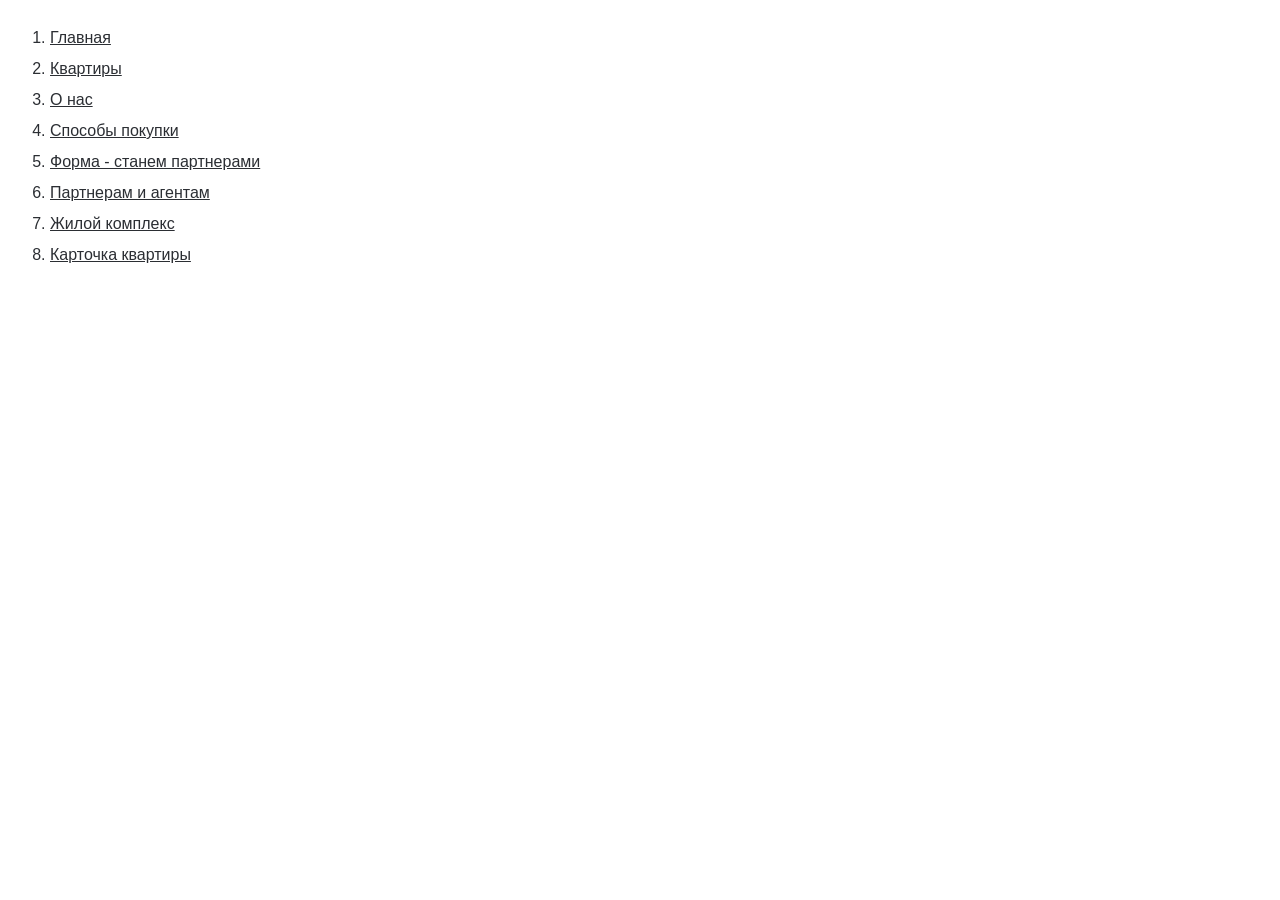
<file: index.html>
<!DOCTYPE html>
<html>

	<head>
		<meta charset="UTF-8">
		<meta name="viewport" content="width=device-width, initial-scale=1.0">
	</head>

	<body>
		<div class="rootpage">
			<ol class="rootpage__list">
				<li>
					<a target="_blank" href="home.html">Главная</a>
				</li>
				<li>
					<a target="_blank" href="property.html">Квартиры</a>
				</li>
				<li>
					<a target="_blank" href="about.html">О нас</a>
				</li>
				<li>
					<a target="_blank" href="purchase.html">Способы покупки</a>
				</li>
				<li>
					<a target="_blank" href="form-partners.html">Форма - станем партнерами</a>
				</li>
				<li>
					<a target="_blank" href="partners.html">Партнерам и агентам</a>
				</li>
				<li>
					<a target="_blank" href="residential-complex.html">Жилой комплекс</a>
				</li>
				<li>
					<a target="_blank" href="product-card.html">Карточка квартиры</a>
				</li>
			</ol>
		</div>
	</body>
	<style>
		@charset "UTF-8";

		*,
		*::before,
		*::after {
			padding: 0;
			margin: 0;
			border: 0;
			box-sizing: border-box;
		}

		html,
		body {
			height: 100%;
			margin: 0;
			padding: 0;
			min-width: 320px;
			width: 100%;
			color: #2b2e33;
			background-color: #fff;
		}

		body {
			font-family: "Inter", sans-serif;
			font-size: 100%;
			line-height: 1;
			font-size: 1rem;
		}

		a {
			text-decoration: underline;
			color: #2b2e33;
		}

		a:visited {
			text-decoration: underline;
			color: #2b2e33;
		}

		a:hover {
			text-decoration: none;
		}

		ul li {
			list-style: none;
		}

		img {
			vertical-align: top;
		}

		.wrapper {
			width: 100%;
			min-height: 100%;
			overflow: hidden;
		}

		.rootpage {
			padding: 30px;
			display: flex;
			flex-direction: column;
			align-items: flex-start;
		}

		@media(max-width: 767px) {
			.rootpage {
				padding: 30px 15px;
			}
		}

		.rootpage__list {
			margin: 0 0 2.25rem 1.25rem;
		}

		.rootpage__list li:not(:last-child) {
			margin: 0 0 15px;
		}
	</style>

</html>
</file>
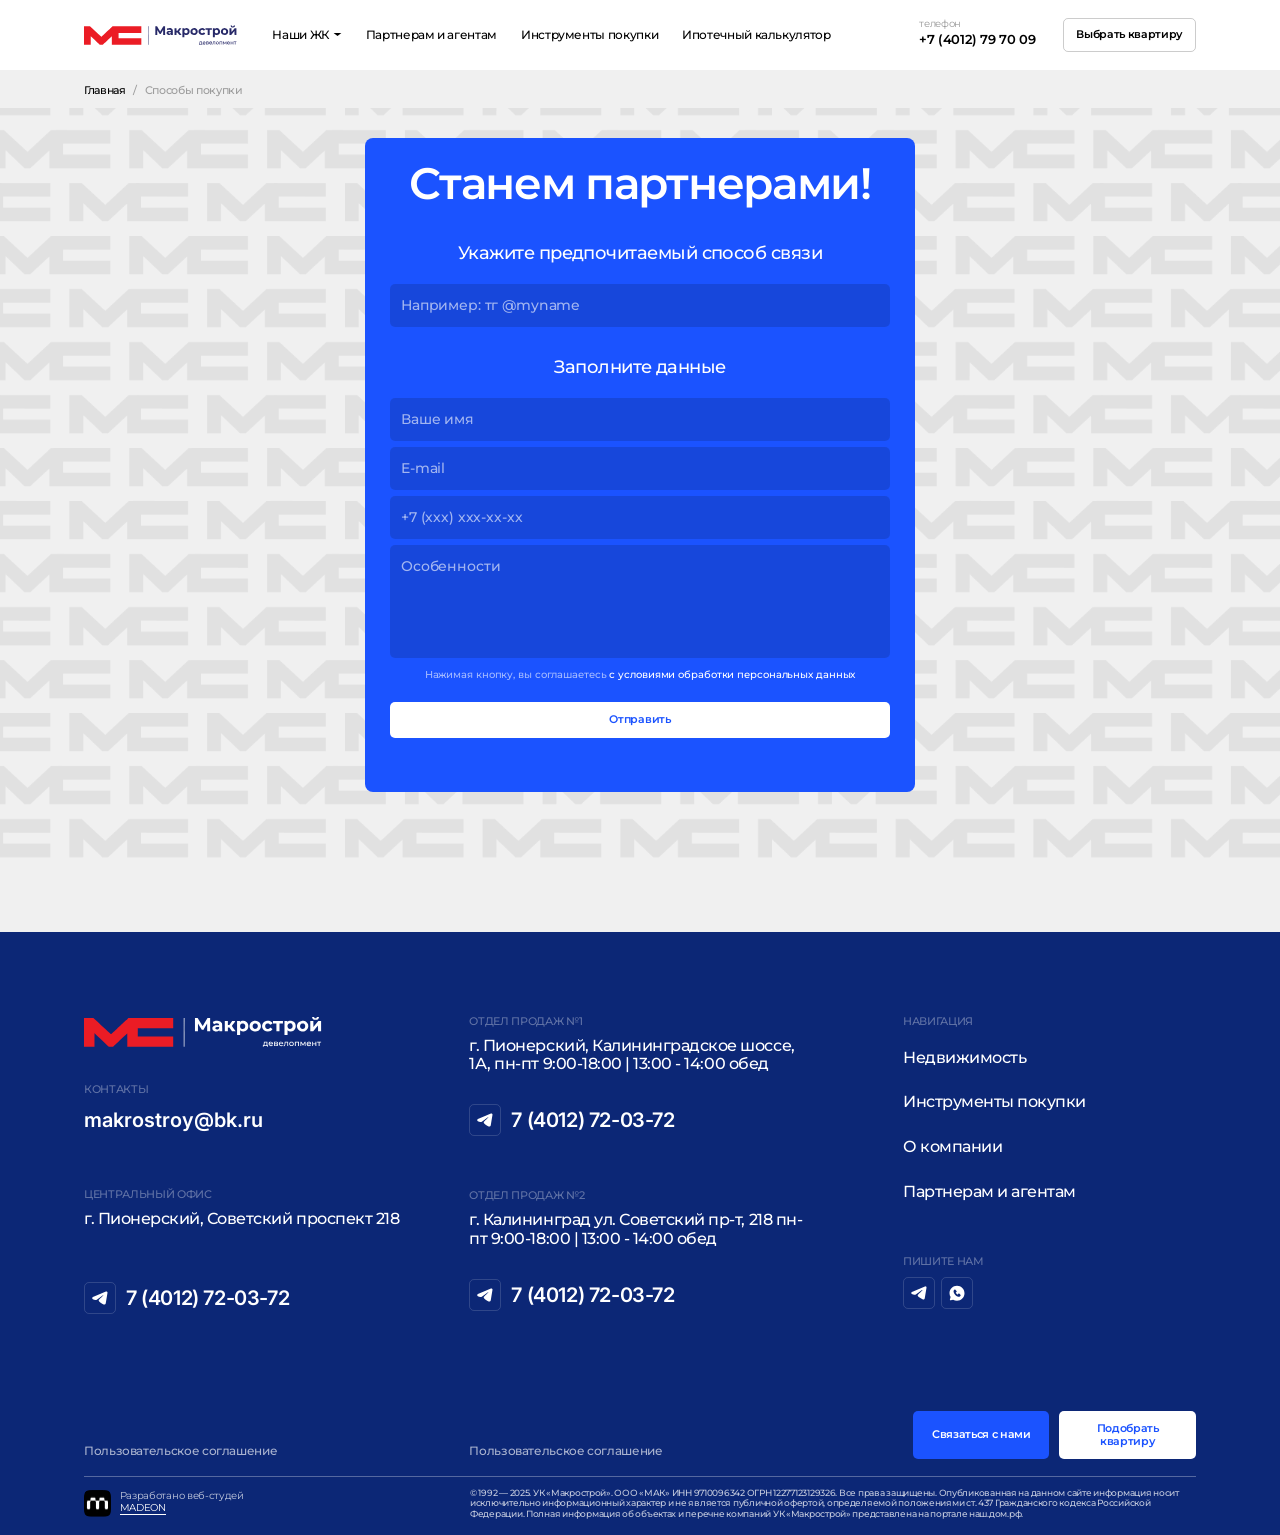
<file: form-partners.html>
<!DOCTYPE html>
<html lang="ru">

	<head>
		<title>Форма - станем партнерами</title>
		<meta charset="utf-8">
		<meta name="format-detection" content="telephone=no">
		<meta name="viewport" content="width=device-width, initial-scale=1.0">

		<link rel="stylesheet" href="css/styles.css?v=1742962320360" />

		<link rel="shortcut icon" type="image/x-icon" href="/favicon.ico" />
		<link rel="icon" type="image/svg+xml" href="/favicon.svg">

	</head>

	<body>
		<div class="wrapper">
			<header data-scroll class="header fix-block">
				<div class="header__container">
					<div class="header__content">
						<a href="#" class="header__logo">
							<img src="../img/icons/logo.svg" alt="">
						</a>
						<div class="header__menu menu">
							<div class="menu__icon">
								<div class="icon-menu">
									<span></span>
								</div>
							</div>
							<nav class="menu__body">
								<div class="menu__spollers spollers-menu">
									<div class="spollers-menu__item">
										<a href="#" class="spollers-menu__title">
											Наши ЖК
											<div class="spollers-menu__arrow-desc">
												<svg width="9" height="3" viewbox="0 0 9 3" fill="none" xmlns="http://www.w3.org/2000/svg">
													<path d="M4.5 0L8.39711 3H0.602886L4.5 0Z" fill="black" />
												</svg>
											</div>
											<div class="spollers-menu__arrow-mob">
												<svg width="10" height="16" viewbox="0 0 10 16" fill="none" xmlns="http://www.w3.org/2000/svg">
													<path d="M1 1L8 8L1 15" stroke="#1B53FF" stroke-width="2" />
												</svg>
											</div>
										</a>
										<div class="spollers-menu__body">
											<div class="spollers-menu__title-mob">
												<svg width="10" height="17" viewbox="0 0 10 17" fill="none" xmlns="http://www.w3.org/2000/svg">
													<path d="M9 1.5L2 8.5L9 15.5" stroke="#1B53FF" stroke-width="2" />
												</svg>
												Наши ЖК
											</div>
											<div data-simplebar class="spollers-menu__simplebar">
												<div class="spollers-menu__content">
													<div class="spollers-menu__column">
														<a href="#" class="spollers-menu__block">
															<div class="spollers-menu__image">
																<img loading="lazy" src="../img/apartment/image-1.webp" alt="">
															</div>
															<div class="spollers-menu__name">
																Сальвадор
															</div>
														</a>
													</div>
													<div class="spollers-menu__column">
														<a href="#" class="spollers-menu__block">
															<div class="spollers-menu__image">
																<img loading="lazy" src="../img/apartment/image-2.webp" alt="">
															</div>
															<div class="spollers-menu__name">
																Жадина
															</div>
														</a>
													</div>
													<div class="spollers-menu__column">
														<a href="#" class="spollers-menu__block">
															<div class="spollers-menu__image">
																<img loading="lazy" src="../img/apartment/image-3.webp" alt="">
															</div>
															<div class="spollers-menu__name">
																Сигнатур
															</div>
														</a>
													</div>
													<div class="spollers-menu__column">
														<a href="#" class="spollers-menu__block">
															<div class="spollers-menu__image">
																<img loading="lazy" src="../img/apartment/image-4.webp" alt="">
															</div>
															<div class="spollers-menu__name">
																Рыбное
															</div>
														</a>
													</div>
													<div class="spollers-menu__column">
														<a href="#" class="spollers-menu__block">
															<div class="spollers-menu__image">
																<img loading="lazy" src="../img/apartment/image-5.webp" alt="">
															</div>
															<div class="spollers-menu__name">
																Три симфонии
															</div>
														</a>
													</div>
													<div class="spollers-menu__column">
														<a href="#" class="spollers-menu__block">
															<div class="spollers-menu__image">
																<img loading="lazy" src="../img/apartment/image-6.webp" alt="">
															</div>
															<div class="spollers-menu__name">
																Октябренок
															</div>
														</a>
													</div>
													<div class="spollers-menu__column">
														<a href="#" class="spollers-menu__block">
															<div class="spollers-menu__image">
																<img loading="lazy" src="../img/apartment/image-7.webp" alt="">
															</div>
															<div class="spollers-menu__name">
																МС 18
															</div>
														</a>
													</div>
												</div>
											</div>
										</div>
									</div>
									<div class="spollers-menu__item">
										<a href="#" class="spollers-menu__title">Партнерам и агентам</a>
									</div>
									<div class="spollers-menu__item">
										<a href="#" class="spollers-menu__title">Инструменты покупки</a>
									</div>
									<div class="spollers-menu__item spollers-menu-calculator">
										<a href="#" class="spollers-menu__title">Ипотечный калькулятор</a>
									</div>
									<div class="spollers-menu__item spollers-menu-last">
										<a href="#" class="spollers-menu__title">
											Адреса отделов продаж
											<div class="spollers-menu__arrow-desc">
												<svg width="9" height="3" viewbox="0 0 9 3" fill="none" xmlns="http://www.w3.org/2000/svg">
													<path d="M4.5 0L8.39711 3H0.602886L4.5 0Z" fill="black" />
												</svg>
											</div>
											<div class="spollers-menu__arrow-mob">
												<svg width="10" height="16" viewbox="0 0 10 16" fill="none" xmlns="http://www.w3.org/2000/svg">
													<path d="M1 1L8 8L1 15" stroke="#1B53FF" stroke-width="2" />
												</svg>
											</div>
										</a>
										<div class="spollers-menu__body">
											<div class="spollers-menu__title-mob">
												<svg width="10" height="17" viewbox="0 0 10 17" fill="none" xmlns="http://www.w3.org/2000/svg">
													<path d="M9 1.5L2 8.5L9 15.5" stroke="#1B53FF" stroke-width="2" />
												</svg>
												Адреса отделов продаж
											</div>
											<div data-simplebar class="spollers-menu__simplebar">
												<div class="spollers-menu__content">
													<div class="spollers-menu__address address-spollers-menu">
														<div class="address-spollers-menu__column">
															<div class="address-spollers-menu__title">Отдел продаж №1</div>
															<div class="address-spollers-menu__subtitle">
																г. Пионерский, Калининградское шоссе, 1А, пн-пт 9:00-18:00 | 13:00 - 14:00 обед
															</div>
															<a href="tel:74012797009" class="address-spollers-menu__phone">
																<div class="address-spollers-menu__icon">
																	<svg width="16" height="14" viewbox="0 0 16 14" fill="none" xmlns="http://www.w3.org/2000/svg">
																		<path fill-rule="evenodd" clip-rule="evenodd" d="M13.9225 0.23235C14.1107 0.153105 14.3168 0.125774 14.5193 0.153201C14.7217 0.180628 14.9131 0.261812 15.0735
                                  0.388301C15.2339 0.51479 15.3574 0.68196 15.4313 0.872413C15.5052 1.06287 15.5267 1.26964 15.4935 1.47121L13.7655
                                  11.9527C13.5979 12.9638 12.4886 13.5436 11.5613 13.04C10.7857 12.6186 9.6337 11.9695 8.59751 11.2922C8.07942 10.9531
                                  6.49237 9.8674 6.68742 9.09483C6.85504 8.43426 9.5217 5.95197 11.0455 4.47616C11.6436 3.89635 11.3708 3.56187 10.6646
                                  4.09521C8.91066 5.4194 6.09466 7.43311 5.16361 7.99997C4.34227 8.49978 3.91408 8.58511 3.40208 8.49978C2.46799 8.34435
                                  1.6017 8.10359 0.894656 7.81026C-0.0607729 7.41407 -0.0142967 6.10054 0.893894 5.71806L13.9225 0.23235Z" fill="black" />
																	</svg>
																</div>
																<span>+7 (4012) 79-70-09</span>
															</a>
														</div>
														<div class="address-spollers-menu__column">
															<div class="address-spollers-menu__title">Отдел продаж №2</div>
															<div class="address-spollers-menu__subtitle">
																г. Калининград ул. Советский пр-т, 218 пн-пт 9:00-18:00 | 13:00 - 14:00 обед
															</div>
															<a href="tel:74012797009" class="address-spollers-menu__phone">
																<div class="address-spollers-menu__icon">
																	<svg width="16" height="14" viewbox="0 0 16 14" fill="none" xmlns="http://www.w3.org/2000/svg">
																		<path fill-rule="evenodd" clip-rule="evenodd" d="M13.9225 0.23235C14.1107 0.153105 14.3168 0.125774 14.5193 0.153201C14.7217 0.180628 14.9131 0.261812 15.0735
                                  0.388301C15.2339 0.51479 15.3574 0.68196 15.4313 0.872413C15.5052 1.06287 15.5267 1.26964 15.4935 1.47121L13.7655
                                  11.9527C13.5979 12.9638 12.4886 13.5436 11.5613 13.04C10.7857 12.6186 9.6337 11.9695 8.59751 11.2922C8.07942 10.9531
                                  6.49237 9.8674 6.68742 9.09483C6.85504 8.43426 9.5217 5.95197 11.0455 4.47616C11.6436 3.89635 11.3708 3.56187 10.6646
                                  4.09521C8.91066 5.4194 6.09466 7.43311 5.16361 7.99997C4.34227 8.49978 3.91408 8.58511 3.40208 8.49978C2.46799 8.34435
                                  1.6017 8.10359 0.894656 7.81026C-0.0607729 7.41407 -0.0142967 6.10054 0.893894 5.71806L13.9225 0.23235Z" fill="black" />
																	</svg>
																</div>
																<span>+7 (4012) 79-70-09</span>
															</a>
														</div>
														<div class="address-spollers-menu__column">
															<div class="address-spollers-menu__title">Центральный офис</div>
															<div class="address-spollers-menu__subtitle">
																г. Пионерский, Советский проспект 218
															</div>
															<a href="tel:74012720372" class="address-spollers-menu__phone">
																<div class="address-spollers-menu__icon">
																	<svg width="16" height="14" viewbox="0 0 16 14" fill="none" xmlns="http://www.w3.org/2000/svg">
																		<path fill-rule="evenodd" clip-rule="evenodd" d="M13.9225 0.23235C14.1107 0.153105 14.3168 0.125774 14.5193 0.153201C14.7217 0.180628 14.9131 0.261812 15.0735
                                  0.388301C15.2339 0.51479 15.3574 0.68196 15.4313 0.872413C15.5052 1.06287 15.5267 1.26964 15.4935 1.47121L13.7655
                                  11.9527C13.5979 12.9638 12.4886 13.5436 11.5613 13.04C10.7857 12.6186 9.6337 11.9695 8.59751 11.2922C8.07942 10.9531
                                  6.49237 9.8674 6.68742 9.09483C6.85504 8.43426 9.5217 5.95197 11.0455 4.47616C11.6436 3.89635 11.3708 3.56187 10.6646
                                  4.09521C8.91066 5.4194 6.09466 7.43311 5.16361 7.99997C4.34227 8.49978 3.91408 8.58511 3.40208 8.49978C2.46799 8.34435
                                  1.6017 8.10359 0.894656 7.81026C-0.0607729 7.41407 -0.0142967 6.10054 0.893894 5.71806L13.9225 0.23235Z" fill="black" />
																	</svg>
																</div>
																<span>7 (4012) 72-03-72</span>
															</a>
														</div>
													</div>
												</div>
											</div>
										</div>
									</div>
								</div>
								<div class="menu__contacts contacts-menu">
									<div class="contacts-menu__body">
										<div class="contacts-menu__column">
											<span>Контакты</span>
											<a href="mailto:makrostroy@bk.ru" class="contacts-menu__email">makrostroy@bk.ru</a>
										</div>
										<div class="contacts-menu__column">
											<span>Пишите нам</span>
											<div class="contacts-menu__socials">
												<div class="contacts-menu__social">
													<a href="#">
														<svg width="16" height="14" viewbox="0 0 16 14" fill="none" xmlns="http://www.w3.org/2000/svg">
															<path fill-rule="evenodd" clip-rule="evenodd" d="M13.9264 0.232319C14.1147 0.153074 14.3207 0.125743 14.5232 0.153171C14.7256 0.180598 14.917 0.261781 15.0774
                            0.38827C15.2378 0.514759 15.3613 0.68193 15.4352 0.872382C15.5091 1.06284 15.5306 1.26961 15.4974 1.47118L13.7694
                            11.9527C13.6018 12.9637 12.4925 13.5436 11.5652 13.0399C10.7896 12.6186 9.63761 11.9695 8.60142 11.2921C8.08332 10.9531
                            6.49628 9.86737 6.69132 9.0948C6.85894 8.43423 9.52561 5.95194 11.0494 4.47613C11.6475 3.89632 11.3748 3.56184 10.6685
                            4.09518C8.91456 5.41937 6.09856 7.43308 5.16751 7.99994C4.34618 8.49975 3.91799 8.58508 3.40599 8.49975C2.47189 8.34432
                            1.60561 8.10356 0.898562 7.81023C-0.0568666 7.41403 -0.0103904 6.10051 0.8978 5.71803L13.9264 0.232319Z" fill="black" />
														</svg>
													</a>
												</div>
												<div class="contacts-menu__social">
													<a href="#">
														<svg width="16" height="16" viewbox="0 0 16 16" fill="none" xmlns="http://www.w3.org/2000/svg">
															<path fill-rule="evenodd" clip-rule="evenodd" d="M8 0.498657C3.85775 0.498657 0.5 3.85641 0.5 7.99866C0.5 9.41616 0.89375 10.7437 1.5785 11.8747L0.9095
                            14.1487C0.871088 14.2792 0.868561 14.4177 0.902183 14.5496C0.935806 14.6815 1.00434 14.8019 1.10057 14.8981C1.1968
                            14.9943 1.31719 15.0629 1.44906 15.0965C1.58094 15.1301 1.71944 15.1276 1.85 15.0892L4.124 14.4202C5.29305 15.1274
                            6.63368 15.5004 8 15.4987C12.1423 15.4987 15.5 12.1409 15.5 7.99866C15.5 3.85641 12.1423 0.498657 8 0.498657ZM6.3035
                            9.69591C7.82075 11.2124 9.269 11.4127 9.7805 11.4314C10.5583 11.4599 11.3158 10.8659 11.6105 10.1767C11.6474 10.0908
                            11.6607 9.99675 11.6491 9.90407C11.6375 9.81138 11.6014 9.72347 11.5445 9.64941C11.1335 9.12441 10.5778 8.74716 10.0348
                            8.37216C9.92144 8.29358 9.78207 8.26202 9.64596 8.28413C9.50985 8.30623 9.38763 8.38026 9.305 8.49066L8.855
                            9.17691C8.83122 9.21366 8.79436 9.24 8.75188 9.25058C8.70941 9.26116 8.6645 9.2552 8.62625 9.23391C8.321 9.05916 7.87625
                            8.76216 7.55675 8.44266C7.23725 8.12316 6.95825 7.69866 6.8015 7.41291C6.78254 7.3765 6.77718 7.33452 6.78639
                            7.29452C6.7956 7.25451 6.81878 7.21911 6.85175 7.19466L7.54475 6.68016C7.64394 6.59435 7.70797 6.47496 7.72458
                            6.34487C7.74118 6.21477 7.7092 6.08313 7.63475 5.97516C7.29875 5.48316 6.90725 4.85766 6.3395 4.44291C6.26607 4.39015
                            6.18027 4.35725 6.09039 4.3474C6.00051 4.33754 5.90962 4.35107 5.8265 4.38666C5.1365 4.68216 4.5395 5.43966 4.568
                            6.21891C4.58675 6.73041 4.787 8.17866 6.3035 9.69591Z" fill="black" />
														</svg>
													</a>
												</div>
											</div>
										</div>
									</div>
									<div class="contacts-menu__buttons">
										<div class="contacts-menu__button">
											<a href="#" data-popup="#contact" class="button-blue">Связаться с нами</a>
										</div>
										<div class="contacts-menu__button">
											<a href="#" class="contacts-menu__find-button button-blue">Подобрать квартиру</a>
										</div>
									</div>
								</div>
							</nav>
						</div>
						<div class="header__contacts">
							<div class="header__phone">
								<span>Телефон</span>
								<a href="tel:74012797009">+7 (4012) 79 70 09</a>
							</div>
							<a href="#" class="header__button">Выбрать квартиру</a>
						</div>
					</div>
				</div>
			</header>
			<main class="page partners">
				<div class="breadcrambs breadcrambs">
					<div class="breadcrambs__container">
						<div class="breadcrambs__content">
							<ul>
								<li>
									<a href="#">
										Главная
										<span>/</span>
									</a>
								</li>
								<li>
									<span>Способы покупки</span>
								</li>
							</ul>
						</div>
					</div>
				</div>
				<div class="page__forms forms">
					<img loading="lazy" src="img/bg-1.webp" alt="" class="forms__bg">
					<div class="forms__container">
						<div data-watch data-watch-once class="forms__content">
							<div class="forms__body">
								<div class="h2">
									Станем партнерами!
								</div>
							</div>
							<form action="#" class="forms__form form">
								<div class="form__content">
									<div class="form__column">
										<div class="form__title">Укажите предпочитаемый способ связи</div>
										<div class="form__inputs">
											<div class="form__input">
												<input autocomplete="off" type="text" name="form[]" placeholder="Например: тг @myname">
											</div>
										</div>
									</div>
									<div class="form__column">
										<div class="form__title">Заполните данные</div>
										<div class="form__inputs">
											<div class="form__input">
												<input autocomplete="off" type="text" name="form[]" placeholder="Ваше имя">
											</div>
											<div class="form__input">
												<input data-required="email" autocomplete="off" type="text" name="form[]" data-error="Обязательное поле" placeholder="E-mail">
											</div>
											<div class="form__input">
												<input data-required autocomplete="off" type="text" name="form[]" data-error="Обязательное поле" placeholder="+7 (ххх) ххх-хх-хх" class="telephone">
											</div>
											<div class="form__input">
												<textarea placeholder="Особенности"></textarea>
											</div>
										</div>
									</div>
								</div>
								<div class="form__text">
									Нажимая кнопку, вы соглашаетесь
									<a href="#">с условиями обработки персональных
										данных</a>
								</div>
								<div class="form__buttons">
									<button type="submit" class="form__button button-blue">Отправить</button>
								</div>
							</form>
						</div>
					</div>
				</div>
				<div class="shadow"></div>
			</main>
			<footer class="footer">
				<div class="footer__container">
					<div class="footer__content">
						<div class="footer__top top-footer">
							<div class="top-footer__row">
								<a href="#" class="top-footer__logo">
									<img loading="lazy" src="../img/icons/logo-white.svg" alt="">
								</a>
								<div class="top-footer__body">
									<div class="top-footer__column">
										<span>Контакты</span>
										<a href="mailto:makrostroy@bk.ru" class="top-footer__email">makrostroy@bk.ru</a>
									</div>
									<div class="top-footer__column">
										<span>Центральный офис</span>
										<div class="top-footer__address">г. Пионерский, Советский проспект 218</div>
									</div>
									<div class="top-footer__column">
										<a href="tel:74012720372" class="top-footer__phone">
											<div class="top-footer__phone-icon">
												<svg width="16" height="14" viewbox="0 0 16 14" fill="none" xmlns="http://www.w3.org/2000/svg">
													<path fill-rule="evenodd" clip-rule="evenodd" d="M13.9264 0.613911C14.1147 0.534666 14.3207 0.507335 14.5232 0.534762C14.7256 0.56219 14.917 0.643373 15.0774
                                                0.769862C15.2378 0.896351 15.3613 1.06352 15.4352 1.25397C15.5091 1.44443 15.5306 1.6512 15.4974 1.85277L13.7694
                                                12.3343C13.6018 13.3453 12.4925 13.9251 11.5652 13.4215C10.7896 13.0002 9.63761 12.3511 8.60142 11.6737C8.08332 11.3347
                                                6.49628 10.249 6.69132 9.47639C6.85894 8.81582 9.52561 6.33353 11.0494 4.85772C11.6475 4.27791 11.3748 3.94344 10.6685
                                                4.47677C8.91456 5.80096 6.09856 7.81467 5.16751 8.38153C4.34618 8.88134 3.91799 8.96667 3.40599 8.88134C2.47189 8.72591
                                                1.60561 8.48515 0.898562 8.19182C-0.0568666 7.79563 -0.0103904 6.4821 0.8978 6.09963L13.9264 0.613911Z" fill="white" />
												</svg>
											</div>
											7 (4012) 72-03-72
										</a>
									</div>
								</div>
							</div>
							<div class="top-footer__row">
								<div class="top-footer__column">
									<span>Отдел продаж №1</span>
									<div class="top-footer__address">г. Пионерский, Калининградское шоссе, 1А, пн-пт 9:00-18:00 | 13:00 - 14:00 обед</div>
									<a href="tel:74012720372" class="top-footer__phone">
										<div class="top-footer__phone-icon">
											<svg width="16" height="14" viewbox="0 0 16 14" fill="none" xmlns="http://www.w3.org/2000/svg">
												<path fill-rule="evenodd" clip-rule="evenodd" d="M13.9264 0.613911C14.1147 0.534666 14.3207 0.507335 14.5232 0.534762C14.7256 0.56219 14.917 0.643373 15.0774
                                            0.769862C15.2378 0.896351 15.3613 1.06352 15.4352 1.25397C15.5091 1.44443 15.5306 1.6512 15.4974 1.85277L13.7694
                                            12.3343C13.6018 13.3453 12.4925 13.9251 11.5652 13.4215C10.7896 13.0002 9.63761 12.3511 8.60142 11.6737C8.08332 11.3347
                                            6.49628 10.249 6.69132 9.47639C6.85894 8.81582 9.52561 6.33353 11.0494 4.85772C11.6475 4.27791 11.3748 3.94344 10.6685
                                            4.47677C8.91456 5.80096 6.09856 7.81467 5.16751 8.38153C4.34618 8.88134 3.91799 8.96667 3.40599 8.88134C2.47189 8.72591
                                            1.60561 8.48515 0.898562 8.19182C-0.0568666 7.79563 -0.0103904 6.4821 0.8978 6.09963L13.9264 0.613911Z" fill="white" />
											</svg>
										</div>
										7 (4012) 72-03-72
									</a>
								</div>
								<div class="top-footer__column">
									<span>Отдел продаж №2</span>
									<div class="top-footer__address">г. Калининград ул. Советский пр-т, 218 пн-пт 9:00-18:00 | 13:00 - 14:00 обед</div>
									<a href="tel:74012720372" class="top-footer__phone">
										<div class="top-footer__phone-icon">
											<svg width="16" height="14" viewbox="0 0 16 14" fill="none" xmlns="http://www.w3.org/2000/svg">
												<path fill-rule="evenodd" clip-rule="evenodd" d="M13.9264 0.613911C14.1147 0.534666 14.3207 0.507335 14.5232 0.534762C14.7256 0.56219 14.917 0.643373 15.0774
                                            0.769862C15.2378 0.896351 15.3613 1.06352 15.4352 1.25397C15.5091 1.44443 15.5306 1.6512 15.4974 1.85277L13.7694
                                            12.3343C13.6018 13.3453 12.4925 13.9251 11.5652 13.4215C10.7896 13.0002 9.63761 12.3511 8.60142 11.6737C8.08332 11.3347
                                            6.49628 10.249 6.69132 9.47639C6.85894 8.81582 9.52561 6.33353 11.0494 4.85772C11.6475 4.27791 11.3748 3.94344 10.6685
                                            4.47677C8.91456 5.80096 6.09856 7.81467 5.16751 8.38153C4.34618 8.88134 3.91799 8.96667 3.40599 8.88134C2.47189 8.72591
                                            1.60561 8.48515 0.898562 8.19182C-0.0568666 7.79563 -0.0103904 6.4821 0.8978 6.09963L13.9264 0.613911Z" fill="white" />
											</svg>
										</div>
										7 (4012) 72-03-72
									</a>
								</div>
							</div>
							<div class="top-footer__row">
								<div class="top-footer__items">
									<div class="top-footer__item">
										<div class="top-footer__column">
											<span>Навигация</span>
											<ul>
												<li><a href="#">Недвижимость</a></li>
												<li><a href="#">Инструменты покупки</a></li>
												<li><a href="#">О компании</a></li>
												<li><a href="#">Партнерам и агентам</a></li>
											</ul>
										</div>
										<div class="top-footer__column">
											<span>Пишите нам</span>
											<div class="top-footer__socials">
												<div class="top-footer__social">
													<a href="#">
														<svg width="16" height="14" viewbox="0 0 16 14" fill="none" xmlns="http://www.w3.org/2000/svg">
															<path fill-rule="evenodd" clip-rule="evenodd" d="M13.9264 0.461568C14.1147 0.382323 14.3207 0.354991 14.5232 0.382419C14.7256 0.409846 14.917 0.491029 15.0774
                                                        0.617518C15.2378 0.744007 15.3613 0.911178 15.4352 1.10163C15.5091 1.29208 15.5306 1.49886 15.4974 1.70042L13.7694
                                                        12.1819C13.6018 13.193 12.4925 13.7728 11.5652 13.2692C10.7896 12.8479 9.63761 12.1987 8.60142 11.5214C8.08332 11.1823
                                                        6.49628 10.0966 6.69132 9.32404C6.85894 8.66347 9.52561 6.18119 11.0494 4.70538C11.6475 4.12557 11.3748 3.79109 10.6685
                                                        4.32442C8.91456 5.64862 6.09856 7.66233 5.16751 8.22919C4.34618 8.729 3.91799 8.81433 3.40599 8.729C2.47189 8.57357
                                                        1.60561 8.33281 0.898562 8.03947C-0.0568666 7.64328 -0.0103904 6.32976 0.8978 5.94728L13.9264 0.461568Z" fill="white" />
														</svg>
													</a>
												</div>
												<div class="top-footer__social">
													<a href="#">
														<svg width="16" height="16" viewbox="0 0 16 16" fill="none" xmlns="http://www.w3.org/2000/svg">
															<path fill-rule="evenodd" clip-rule="evenodd" d="M8 0.728027C3.85775 0.728027 0.5 4.08578 0.5 8.22803C0.5 9.64553 0.89375 10.973 1.5785 12.104L0.9095 14.378C0.871088
                                                        14.5086 0.868561 14.6471 0.902183 14.779C0.935806 14.9108 1.00434 15.0312 1.10057 15.1275C1.1968 15.2237 1.31719 15.2922
                                                        1.44906 15.3258C1.58094 15.3595 1.71944 15.3569 1.85 15.3185L4.124 14.6495C5.29305 15.3567 6.63368 15.7298 8
                                                        15.728C12.1423 15.728 15.5 12.3703 15.5 8.22803C15.5 4.08578 12.1423 0.728027 8 0.728027ZM6.3035 9.92528C7.82075 11.4418
                                                        9.269 11.642 9.7805 11.6608C10.5583 11.6893 11.3158 11.0953 11.6105 10.406C11.6474 10.3202 11.6607 10.2261 11.6491
                                                        10.1334C11.6375 10.0408 11.6014 9.95284 11.5445 9.87878C11.1335 9.35378 10.5778 8.97653 10.0348 8.60153C9.92144 8.52295
                                                        9.78207 8.49139 9.64596 8.5135C9.50985 8.5356 9.38763 8.60963 9.305 8.72003L8.855 9.40628C8.83122 9.44303 8.79436 9.46937
                                                        8.75188 9.47995C8.70941 9.49053 8.6645 9.48457 8.62625 9.46328C8.321 9.28853 7.87625 8.99153 7.55675 8.67203C7.23725
                                                        8.35253 6.95825 7.92803 6.8015 7.64228C6.78254 7.60587 6.77718 7.56389 6.78639 7.52389C6.7956 7.48388 6.81878 7.44848
                                                        6.85175 7.42403L7.54475 6.90953C7.64394 6.82372 7.70797 6.70433 7.72458 6.57424C7.74118 6.44414 7.7092 6.3125 7.63475
                                                        6.20453C7.29875 5.71253 6.90725 5.08703 6.3395 4.67228C6.26607 4.61952 6.18027 4.58662 6.09039 4.57677C6.00051 4.56691
                                                        5.90962 4.58044 5.8265 4.61603C5.1365 4.91153 4.5395 5.66903 4.568 6.44828C4.58675 6.95978 4.787 8.40803 6.3035 9.92528Z" fill="white" />
														</svg>
													</a>
												</div>
											</div>
										</div>
									</div>
								</div>
							</div>
						</div>
						<div class="footer__bottom bottom-footer">
							<div class="bottom-footer__content">
								<div class="bottom-footer__body">
									<div class="bottom-footer__column">
										<a href="#" class="bottom-footer__link">Пользовательское соглашение</a>
									</div>
									<div class="bottom-footer__column">
										<a href="#" class="bottom-footer__link">Пользовательское соглашение</a>
									</div>
									<div class="bottom-footer__column buttons-column">
										<div class="bottom-footer__item">
											<div class="bottom-footer__buttons">
												<div class="bottom-footer__button">
													<a href="#" data-popup="#contact" class="button-blue">Связаться с нами</a>
												</div>
												<div class="bottom-footer__button">
													<a href="#" class="bottom-footer__find-button button-blue">Подобрать
														квартиру</a>
												</div>
											</div>
										</div>
									</div>
								</div>
							</div>
							<div class="bottom-footer__copys">
								<div class="bottom-footer__logo">
									<img loading="lazy" src="../img/logo.webp" alt="">
									<div class="bottom-footer__logo-text">
										Разработано веб-студей
										<a href="#">MADEON</a>
									</div>
								</div>
								<div class="bottom-footer__copy">
									© 1992 — 2025. УК «Mакрострой». ООО «МАК» ИНН 9710096342 ОГРН 12277123129326. Все права защищены. Опубликованная на
									данном сайте информация носит исключительно информационный характер и не является публичной офертой, определяемой
									положениями ст. 437 Гражданского кодекса Российской Федерации. Полная информация об объектах и перечне компаний УК
									«Макрострой» представлена на портале наш.дом.рф.
								</div>
							</div>
						</div>
					</div>
				</div>
			</footer>
		</div>
		<div id="contact" aria-hidden="true" class="popup">
			<div class="popup__wrapper">
				<div class="popup__content">
					<button data-close type="button" class="popup__close">
						<svg width="21" height="21" viewbox="0 0 21 21" fill="none" xmlns="http://www.w3.org/2000/svg">
							<path d="M5.09766 5.09741L15.1731 15.1729" stroke="white" />
							<path d="M15.1738 5.09741L5.09839 15.1729" stroke="white" />
						</svg>
					</button>
					<div class="popup__forms">
						<div class="forms__top">
							<div class="forms__titles">
								<div class="forms__title">Подобрать квартиру</div>
								<div class="forms__text">
									Заполните форму или напишите нам на
									<a href="mailto:makrostroy@bk.ru">makrostroy@bk.ru</a>
								</div>
							</div>
							<div class="forms__images">
								<img class="popup-image-1" loading="lazy" src="../img/popup-image-1.webp" alt="">
								<img class="popup-image-2" loading="lazy" src="../img/popup-image-2.webp" alt="">
							</div>
						</div>
					</div>
					<form action="#" class="forms__form form">
						<div class="form__inputs">
							<div class="form__input">
								<input autocomplete="off" type="text" name="form[]" placeholder="Ваше имя">
							</div>
							<div class="form__input">
								<input data-required="email" autocomplete="off" type="text" name="form[]" data-error="Обязательное поле" placeholder="E-mail">
							</div>
							<div class="form__input">
								<input data-required autocomplete="off" type="text" name="form[]" data-error="Обязательное поле" placeholder="+7 (ххх) ххх-хх-хх" class="telephone">
							</div>
							<div class="form__input">
								<textarea placeholder="Особенности"></textarea>
							</div>
						</div>
						<div class="form__text">
							Нажимая кнопку, вы соглашаетесь
							<a href="#">с условиями обработки персональных
								данных</a>
						</div>
						<div class="form__previews"></div>
						<div class="form__buttons">
							<button type="submit" class="form__button button-blue">Отправить</button>
						</div>
					</form>
				</div>
			</div>
		</div>
		<!--Библиотеки-->
		<script src="js/libs/swiper.js"></script>
		<script src="js/libs/popup.js"></script>
		<script src="js/libs/inputmask.js"></script>
		<script src="js/libs/wNumb.min.js"></script>
		<script src="js/libs/nouislider.js"></script>
		<script src="js/libs/lightgallery.js"></script>
		<script src="js/libs/dynamic_adapt.js"></script>
		<script src="js/libs/watcher.js"></script>
		<script src="js/libs/simplebar.js"></script>
		<!--Скрипты-->
		<script src="js/files/scroll.js"></script>
		<script src="js/files/forms/forms.js"></script>
		<script src="js/files/forms/range.js"></script>
		<script src="js/files/functions.js"></script>
		<script src="js/files/select.js"></script>
		<script src="js/files/script-sliders.js"></script>
		<script src="js/files/script.js"></script>
		<script src="js/files/gallery.js"></script>
	</body>

</html>
</file>
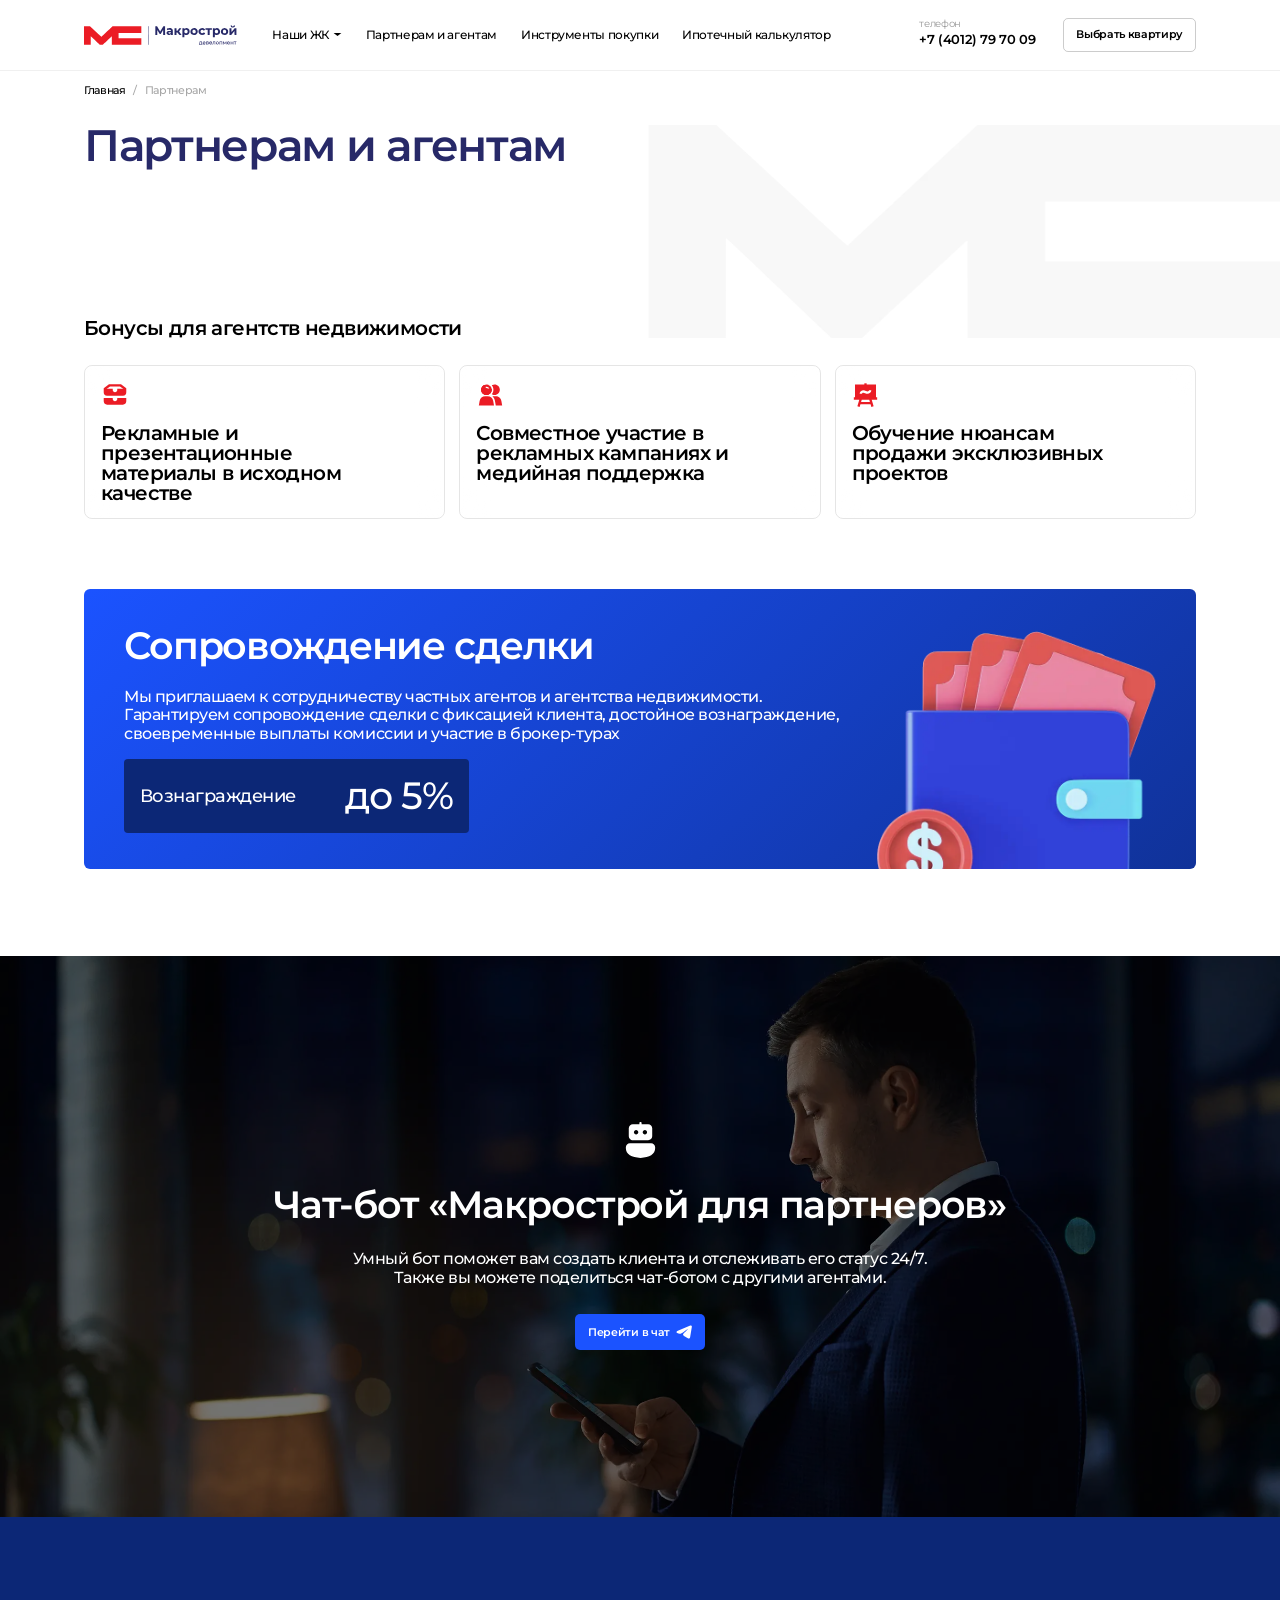
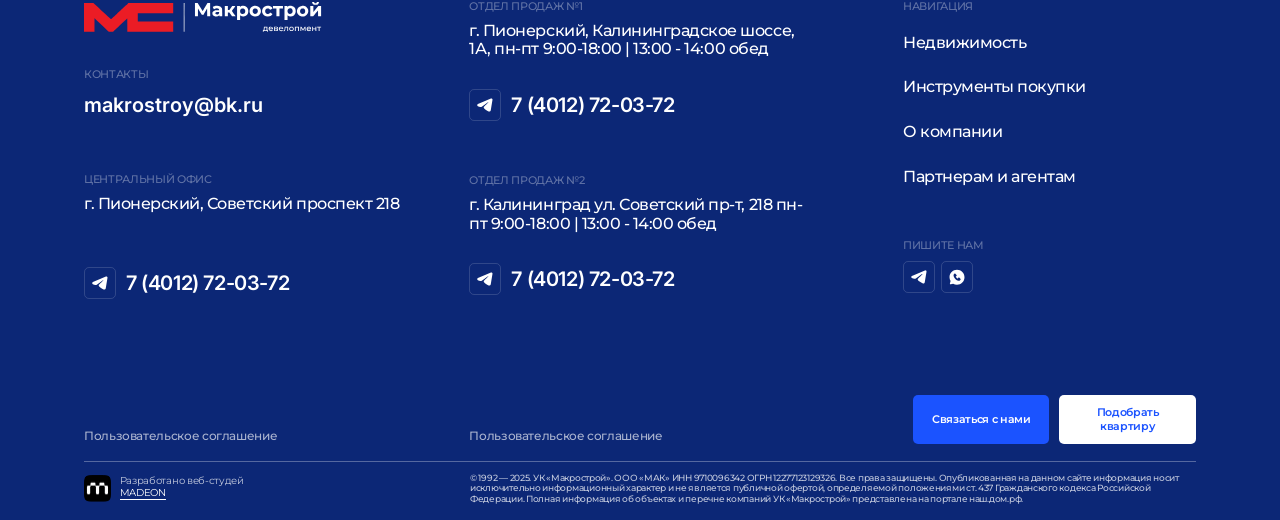
<file: partners.html>
<!DOCTYPE html>
<html lang="ru">

	<head>
		<title>Партнерам и агентам</title>
		<meta charset="utf-8">
		<meta name="format-detection" content="telephone=no">
		<meta name="viewport" content="width=device-width, initial-scale=1.0">

		<link rel="stylesheet" href="css/styles.css?v=1742962320360" />

		<link rel="shortcut icon" type="image/x-icon" href="/favicon.ico" />
		<link rel="icon" type="image/svg+xml" href="/favicon.svg">

	</head>

	<body>
		<div class="wrapper">
			<header data-scroll class="header fix-block">
				<div class="header__container">
					<div class="header__content">
						<a href="#" class="header__logo">
							<img src="../img/icons/logo.svg" alt="">
						</a>
						<div class="header__menu menu">
							<div class="menu__icon">
								<div class="icon-menu">
									<span></span>
								</div>
							</div>
							<nav class="menu__body">
								<div class="menu__spollers spollers-menu">
									<div class="spollers-menu__item">
										<a href="#" class="spollers-menu__title">
											Наши ЖК
											<div class="spollers-menu__arrow-desc">
												<svg width="9" height="3" viewbox="0 0 9 3" fill="none" xmlns="http://www.w3.org/2000/svg">
													<path d="M4.5 0L8.39711 3H0.602886L4.5 0Z" fill="black" />
												</svg>
											</div>
											<div class="spollers-menu__arrow-mob">
												<svg width="10" height="16" viewbox="0 0 10 16" fill="none" xmlns="http://www.w3.org/2000/svg">
													<path d="M1 1L8 8L1 15" stroke="#1B53FF" stroke-width="2" />
												</svg>
											</div>
										</a>
										<div class="spollers-menu__body">
											<div class="spollers-menu__title-mob">
												<svg width="10" height="17" viewbox="0 0 10 17" fill="none" xmlns="http://www.w3.org/2000/svg">
													<path d="M9 1.5L2 8.5L9 15.5" stroke="#1B53FF" stroke-width="2" />
												</svg>
												Наши ЖК
											</div>
											<div data-simplebar class="spollers-menu__simplebar">
												<div class="spollers-menu__content">
													<div class="spollers-menu__column">
														<a href="#" class="spollers-menu__block">
															<div class="spollers-menu__image">
																<img loading="lazy" src="../img/apartment/image-1.webp" alt="">
															</div>
															<div class="spollers-menu__name">
																Сальвадор
															</div>
														</a>
													</div>
													<div class="spollers-menu__column">
														<a href="#" class="spollers-menu__block">
															<div class="spollers-menu__image">
																<img loading="lazy" src="../img/apartment/image-2.webp" alt="">
															</div>
															<div class="spollers-menu__name">
																Жадина
															</div>
														</a>
													</div>
													<div class="spollers-menu__column">
														<a href="#" class="spollers-menu__block">
															<div class="spollers-menu__image">
																<img loading="lazy" src="../img/apartment/image-3.webp" alt="">
															</div>
															<div class="spollers-menu__name">
																Сигнатур
															</div>
														</a>
													</div>
													<div class="spollers-menu__column">
														<a href="#" class="spollers-menu__block">
															<div class="spollers-menu__image">
																<img loading="lazy" src="../img/apartment/image-4.webp" alt="">
															</div>
															<div class="spollers-menu__name">
																Рыбное
															</div>
														</a>
													</div>
													<div class="spollers-menu__column">
														<a href="#" class="spollers-menu__block">
															<div class="spollers-menu__image">
																<img loading="lazy" src="../img/apartment/image-5.webp" alt="">
															</div>
															<div class="spollers-menu__name">
																Три симфонии
															</div>
														</a>
													</div>
													<div class="spollers-menu__column">
														<a href="#" class="spollers-menu__block">
															<div class="spollers-menu__image">
																<img loading="lazy" src="../img/apartment/image-6.webp" alt="">
															</div>
															<div class="spollers-menu__name">
																Октябренок
															</div>
														</a>
													</div>
													<div class="spollers-menu__column">
														<a href="#" class="spollers-menu__block">
															<div class="spollers-menu__image">
																<img loading="lazy" src="../img/apartment/image-7.webp" alt="">
															</div>
															<div class="spollers-menu__name">
																МС 18
															</div>
														</a>
													</div>
												</div>
											</div>
										</div>
									</div>
									<div class="spollers-menu__item">
										<a href="#" class="spollers-menu__title">Партнерам и агентам</a>
									</div>
									<div class="spollers-menu__item">
										<a href="#" class="spollers-menu__title">Инструменты покупки</a>
									</div>
									<div class="spollers-menu__item spollers-menu-calculator">
										<a href="#" class="spollers-menu__title">Ипотечный калькулятор</a>
									</div>
									<div class="spollers-menu__item spollers-menu-last">
										<a href="#" class="spollers-menu__title">
											Адреса отделов продаж
											<div class="spollers-menu__arrow-desc">
												<svg width="9" height="3" viewbox="0 0 9 3" fill="none" xmlns="http://www.w3.org/2000/svg">
													<path d="M4.5 0L8.39711 3H0.602886L4.5 0Z" fill="black" />
												</svg>
											</div>
											<div class="spollers-menu__arrow-mob">
												<svg width="10" height="16" viewbox="0 0 10 16" fill="none" xmlns="http://www.w3.org/2000/svg">
													<path d="M1 1L8 8L1 15" stroke="#1B53FF" stroke-width="2" />
												</svg>
											</div>
										</a>
										<div class="spollers-menu__body">
											<div class="spollers-menu__title-mob">
												<svg width="10" height="17" viewbox="0 0 10 17" fill="none" xmlns="http://www.w3.org/2000/svg">
													<path d="M9 1.5L2 8.5L9 15.5" stroke="#1B53FF" stroke-width="2" />
												</svg>
												Адреса отделов продаж
											</div>
											<div data-simplebar class="spollers-menu__simplebar">
												<div class="spollers-menu__content">
													<div class="spollers-menu__address address-spollers-menu">
														<div class="address-spollers-menu__column">
															<div class="address-spollers-menu__title">Отдел продаж №1</div>
															<div class="address-spollers-menu__subtitle">
																г. Пионерский, Калининградское шоссе, 1А, пн-пт 9:00-18:00 | 13:00 - 14:00 обед
															</div>
															<a href="tel:74012797009" class="address-spollers-menu__phone">
																<div class="address-spollers-menu__icon">
																	<svg width="16" height="14" viewbox="0 0 16 14" fill="none" xmlns="http://www.w3.org/2000/svg">
																		<path fill-rule="evenodd" clip-rule="evenodd" d="M13.9225 0.23235C14.1107 0.153105 14.3168 0.125774 14.5193 0.153201C14.7217 0.180628 14.9131 0.261812 15.0735
                                  0.388301C15.2339 0.51479 15.3574 0.68196 15.4313 0.872413C15.5052 1.06287 15.5267 1.26964 15.4935 1.47121L13.7655
                                  11.9527C13.5979 12.9638 12.4886 13.5436 11.5613 13.04C10.7857 12.6186 9.6337 11.9695 8.59751 11.2922C8.07942 10.9531
                                  6.49237 9.8674 6.68742 9.09483C6.85504 8.43426 9.5217 5.95197 11.0455 4.47616C11.6436 3.89635 11.3708 3.56187 10.6646
                                  4.09521C8.91066 5.4194 6.09466 7.43311 5.16361 7.99997C4.34227 8.49978 3.91408 8.58511 3.40208 8.49978C2.46799 8.34435
                                  1.6017 8.10359 0.894656 7.81026C-0.0607729 7.41407 -0.0142967 6.10054 0.893894 5.71806L13.9225 0.23235Z" fill="black" />
																	</svg>
																</div>
																<span>+7 (4012) 79-70-09</span>
															</a>
														</div>
														<div class="address-spollers-menu__column">
															<div class="address-spollers-menu__title">Отдел продаж №2</div>
															<div class="address-spollers-menu__subtitle">
																г. Калининград ул. Советский пр-т, 218 пн-пт 9:00-18:00 | 13:00 - 14:00 обед
															</div>
															<a href="tel:74012797009" class="address-spollers-menu__phone">
																<div class="address-spollers-menu__icon">
																	<svg width="16" height="14" viewbox="0 0 16 14" fill="none" xmlns="http://www.w3.org/2000/svg">
																		<path fill-rule="evenodd" clip-rule="evenodd" d="M13.9225 0.23235C14.1107 0.153105 14.3168 0.125774 14.5193 0.153201C14.7217 0.180628 14.9131 0.261812 15.0735
                                  0.388301C15.2339 0.51479 15.3574 0.68196 15.4313 0.872413C15.5052 1.06287 15.5267 1.26964 15.4935 1.47121L13.7655
                                  11.9527C13.5979 12.9638 12.4886 13.5436 11.5613 13.04C10.7857 12.6186 9.6337 11.9695 8.59751 11.2922C8.07942 10.9531
                                  6.49237 9.8674 6.68742 9.09483C6.85504 8.43426 9.5217 5.95197 11.0455 4.47616C11.6436 3.89635 11.3708 3.56187 10.6646
                                  4.09521C8.91066 5.4194 6.09466 7.43311 5.16361 7.99997C4.34227 8.49978 3.91408 8.58511 3.40208 8.49978C2.46799 8.34435
                                  1.6017 8.10359 0.894656 7.81026C-0.0607729 7.41407 -0.0142967 6.10054 0.893894 5.71806L13.9225 0.23235Z" fill="black" />
																	</svg>
																</div>
																<span>+7 (4012) 79-70-09</span>
															</a>
														</div>
														<div class="address-spollers-menu__column">
															<div class="address-spollers-menu__title">Центральный офис</div>
															<div class="address-spollers-menu__subtitle">
																г. Пионерский, Советский проспект 218
															</div>
															<a href="tel:74012720372" class="address-spollers-menu__phone">
																<div class="address-spollers-menu__icon">
																	<svg width="16" height="14" viewbox="0 0 16 14" fill="none" xmlns="http://www.w3.org/2000/svg">
																		<path fill-rule="evenodd" clip-rule="evenodd" d="M13.9225 0.23235C14.1107 0.153105 14.3168 0.125774 14.5193 0.153201C14.7217 0.180628 14.9131 0.261812 15.0735
                                  0.388301C15.2339 0.51479 15.3574 0.68196 15.4313 0.872413C15.5052 1.06287 15.5267 1.26964 15.4935 1.47121L13.7655
                                  11.9527C13.5979 12.9638 12.4886 13.5436 11.5613 13.04C10.7857 12.6186 9.6337 11.9695 8.59751 11.2922C8.07942 10.9531
                                  6.49237 9.8674 6.68742 9.09483C6.85504 8.43426 9.5217 5.95197 11.0455 4.47616C11.6436 3.89635 11.3708 3.56187 10.6646
                                  4.09521C8.91066 5.4194 6.09466 7.43311 5.16361 7.99997C4.34227 8.49978 3.91408 8.58511 3.40208 8.49978C2.46799 8.34435
                                  1.6017 8.10359 0.894656 7.81026C-0.0607729 7.41407 -0.0142967 6.10054 0.893894 5.71806L13.9225 0.23235Z" fill="black" />
																	</svg>
																</div>
																<span>7 (4012) 72-03-72</span>
															</a>
														</div>
													</div>
												</div>
											</div>
										</div>
									</div>
								</div>
								<div class="menu__contacts contacts-menu">
									<div class="contacts-menu__body">
										<div class="contacts-menu__column">
											<span>Контакты</span>
											<a href="mailto:makrostroy@bk.ru" class="contacts-menu__email">makrostroy@bk.ru</a>
										</div>
										<div class="contacts-menu__column">
											<span>Пишите нам</span>
											<div class="contacts-menu__socials">
												<div class="contacts-menu__social">
													<a href="#">
														<svg width="16" height="14" viewbox="0 0 16 14" fill="none" xmlns="http://www.w3.org/2000/svg">
															<path fill-rule="evenodd" clip-rule="evenodd" d="M13.9264 0.232319C14.1147 0.153074 14.3207 0.125743 14.5232 0.153171C14.7256 0.180598 14.917 0.261781 15.0774
                            0.38827C15.2378 0.514759 15.3613 0.68193 15.4352 0.872382C15.5091 1.06284 15.5306 1.26961 15.4974 1.47118L13.7694
                            11.9527C13.6018 12.9637 12.4925 13.5436 11.5652 13.0399C10.7896 12.6186 9.63761 11.9695 8.60142 11.2921C8.08332 10.9531
                            6.49628 9.86737 6.69132 9.0948C6.85894 8.43423 9.52561 5.95194 11.0494 4.47613C11.6475 3.89632 11.3748 3.56184 10.6685
                            4.09518C8.91456 5.41937 6.09856 7.43308 5.16751 7.99994C4.34618 8.49975 3.91799 8.58508 3.40599 8.49975C2.47189 8.34432
                            1.60561 8.10356 0.898562 7.81023C-0.0568666 7.41403 -0.0103904 6.10051 0.8978 5.71803L13.9264 0.232319Z" fill="black" />
														</svg>
													</a>
												</div>
												<div class="contacts-menu__social">
													<a href="#">
														<svg width="16" height="16" viewbox="0 0 16 16" fill="none" xmlns="http://www.w3.org/2000/svg">
															<path fill-rule="evenodd" clip-rule="evenodd" d="M8 0.498657C3.85775 0.498657 0.5 3.85641 0.5 7.99866C0.5 9.41616 0.89375 10.7437 1.5785 11.8747L0.9095
                            14.1487C0.871088 14.2792 0.868561 14.4177 0.902183 14.5496C0.935806 14.6815 1.00434 14.8019 1.10057 14.8981C1.1968
                            14.9943 1.31719 15.0629 1.44906 15.0965C1.58094 15.1301 1.71944 15.1276 1.85 15.0892L4.124 14.4202C5.29305 15.1274
                            6.63368 15.5004 8 15.4987C12.1423 15.4987 15.5 12.1409 15.5 7.99866C15.5 3.85641 12.1423 0.498657 8 0.498657ZM6.3035
                            9.69591C7.82075 11.2124 9.269 11.4127 9.7805 11.4314C10.5583 11.4599 11.3158 10.8659 11.6105 10.1767C11.6474 10.0908
                            11.6607 9.99675 11.6491 9.90407C11.6375 9.81138 11.6014 9.72347 11.5445 9.64941C11.1335 9.12441 10.5778 8.74716 10.0348
                            8.37216C9.92144 8.29358 9.78207 8.26202 9.64596 8.28413C9.50985 8.30623 9.38763 8.38026 9.305 8.49066L8.855
                            9.17691C8.83122 9.21366 8.79436 9.24 8.75188 9.25058C8.70941 9.26116 8.6645 9.2552 8.62625 9.23391C8.321 9.05916 7.87625
                            8.76216 7.55675 8.44266C7.23725 8.12316 6.95825 7.69866 6.8015 7.41291C6.78254 7.3765 6.77718 7.33452 6.78639
                            7.29452C6.7956 7.25451 6.81878 7.21911 6.85175 7.19466L7.54475 6.68016C7.64394 6.59435 7.70797 6.47496 7.72458
                            6.34487C7.74118 6.21477 7.7092 6.08313 7.63475 5.97516C7.29875 5.48316 6.90725 4.85766 6.3395 4.44291C6.26607 4.39015
                            6.18027 4.35725 6.09039 4.3474C6.00051 4.33754 5.90962 4.35107 5.8265 4.38666C5.1365 4.68216 4.5395 5.43966 4.568
                            6.21891C4.58675 6.73041 4.787 8.17866 6.3035 9.69591Z" fill="black" />
														</svg>
													</a>
												</div>
											</div>
										</div>
									</div>
									<div class="contacts-menu__buttons">
										<div class="contacts-menu__button">
											<a href="#" data-popup="#contact" class="button-blue">Связаться с нами</a>
										</div>
										<div class="contacts-menu__button">
											<a href="#" class="contacts-menu__find-button button-blue">Подобрать квартиру</a>
										</div>
									</div>
								</div>
							</nav>
						</div>
						<div class="header__contacts">
							<div class="header__phone">
								<span>Телефон</span>
								<a href="tel:74012797009">+7 (4012) 79 70 09</a>
							</div>
							<a href="#" class="header__button">Выбрать квартиру</a>
						</div>
					</div>
				</div>
			</header>
			<main class="page main-partners">
				<div class="breadcrambs breadcrambs">
					<div class="breadcrambs__container">
						<div class="breadcrambs__content">
							<ul>
								<li>
									<a href="#">
										Главная
										<span>/</span>
									</a>
								</li>
								<li>
									<span>Партнерам</span>
								</li>
							</ul>
						</div>
					</div>
				</div>
				<div class="page__partners partners">
					<div data-watch data-watch-once class="partners__top top-partners">
						<div class="top-partners__container">
							<div class="top-partners__titles">
								<div data-watch data-watch-once class="h2">Партнерам и агентам</div>
							</div>
							<div class="top-partners__image">
								<img data-watch data-watch-once src="img/logo-2.webp" alt="">
							</div>
						</div>
					</div>
					<div data-watch data-watch-once class="partners__bottom bottom-partners">
						<div class="bottom-partners__container">
							<div data-watch data-watch-once data-da=".top-partners__titles, 767.98" class="bottom-partners__title">
								Бонусы для агентств недвижимости
							</div>
							<div class="bottom-partners__body">
								<div data-watch data-watch-once class="bottom-partners__column">
									<div class="bottom-partners__item">
										<div class="bottom-partners__icon">
											<svg width="30" height="29" viewbox="0 0 30 29" fill="none" xmlns="http://www.w3.org/2000/svg">
												<path fill-rule="evenodd" clip-rule="evenodd" d="M2.91602 18.125H12.5827V19.3333C12.5827 20.668 13.6647 21.75 14.9993 21.75C16.334 21.75 17.416 20.668 17.416
                            19.3333V18.125H27.0827V21.75C27.0827 23.752 25.4597 25.375 23.4577 25.375H6.54102C4.53898 25.375 2.91602 23.752 2.91602
                            21.75V18.125Z" fill="#EB1C25" />
												<path fill-rule="evenodd" clip-rule="evenodd" d="M4.125 8.45831H12.5833V9.66665C12.5833 11.0013 13.6653 12.0833 15 12.0833C16.3347 12.0833 17.4167 11.0013 17.4167
                            9.66665V8.45831H25.875V12.0833C25.875 13.418 24.793 14.5 23.4583 14.5H6.54167C5.20698 14.5 4.125 13.418 4.125
                            12.0833V8.45831Z" fill="#EB1C25" />
												<path d="M6.54167 14.5C5.20698 14.5 4.125 13.418 4.125 12.0833V8.45831L8.95833 4.83331H21.0417L25.875 8.45831V12.0833C25.875
                            13.418 24.793 14.5 23.4583 14.5H6.54167Z" stroke="#EB1C25" stroke-width="2.41667" />
											</svg>
										</div>
										<div data-watch data-watch-once class="bottom-partners__text">
											Рекламные и презентационные материалы в исходном качестве
										</div>
									</div>
								</div>
								<div data-watch data-watch-once class="bottom-partners__column">
									<div class="bottom-partners__item">
										<div class="bottom-partners__icon">
											<svg width="25" height="22" viewbox="0 0 25 22" fill="none" xmlns="http://www.w3.org/2000/svg">
												<path fill-rule="evenodd" clip-rule="evenodd" d="M17.7768 21.5H24.1672L23.3836 16.9994C23.0304 14.971 21.6553 13.3403 19.8429 12.5992C19.1593 12.3197 18.4134 12.1667
                            17.6367 12.1667H15.531C15.4184 12.1667 15.3064 12.1699 15.1952 12.1762C14.938 12.1909 14.6848 12.2224 14.4367
                            12.2696C15.7189 13.3808 16.6316 14.9222 16.941 16.6993L17.7246 21.1998L17.7768 21.5ZM13.8125 10.2098C13.9419 10.2904
                            14.075 10.3655 14.2116 10.4348C14.2519 10.4552 14.2924 10.4751 14.3332 10.4945C14.7099 10.6735 15.1113 10.809 15.531
                            10.8944C15.8711 10.9636 16.2232 11 16.5838 11C16.9444 11 17.2965 10.9636 17.6367 10.8944C18.3449 10.7502 19.0012 10.4635
                            19.5745 10.0655C20.9399 9.1175 21.8338 7.53815 21.8338 5.75C21.8338 2.85051 19.4833 0.5 16.5838 0.5C15.7784 0.5 15.0153
                            0.681377 14.3332 1.00552C14.2924 1.02491 14.2519 1.04482 14.2116 1.06523C14.0751 1.1345 13.942 1.20956 13.8127
                            1.29009C14.8149 2.50115 15.4172 4.05524 15.4172 5.75C15.4172 7.44541 14.8136 8.9997 13.8125 10.2098Z" fill="#EB1C25" />
												<path d="M2.22133 20.3334L2.76694 17.1996C3.15605 14.9647 5.09595 13.3334 7.36445 13.3334H9.47019C11.7387 13.3334 13.6786
                            14.9647 14.0677 17.1996L14.6133 20.3334H2.22133Z" fill="#EB1C25" stroke="#EB1C25" stroke-width="2.33333" />
												<mask id="path-3-inside-1_1021_64926" fill="white">
													<path fill-rule="evenodd" clip-rule="evenodd" d="M6.31937 0.936233C4.46442 1.74605 3.16797 3.59662 3.16797 5.75C3.16797 8.6495 5.51847 11 8.41797 11C11.3175 11 13.668
                              8.6495 13.668 5.75C13.668 2.85051 11.3175 0.5 8.41797 0.5C8.41444 0.5 8.41092 0.500003 8.40739 0.50001C10.9428 0.505011
                              13.0563 2.3072 13.5419 4.70046H10.497C8.32459 4.70046 6.53738 3.05106 6.31937 0.936233Z" />
												</mask>
												<path fill-rule="evenodd" clip-rule="evenodd" d="M6.31937 0.936233C4.46442 1.74605 3.16797 3.59662 3.16797 5.75C3.16797 8.6495 5.51847 11 8.41797 11C11.3175 11 13.668
                            8.6495 13.668 5.75C13.668 2.85051 11.3175 0.5 8.41797 0.5C8.41444 0.5 8.41092 0.500003 8.40739 0.50001C10.9428 0.505011
                            13.0563 2.3072 13.5419 4.70046H10.497C8.32459 4.70046 6.53738 3.05106 6.31937 0.936233Z" fill="#EB1C25" />
												<path d="M6.31937 0.936233L8.64041 0.696967L8.3129 -2.48008L5.3858 -1.2022L6.31937 0.936233ZM8.40739 0.50001L8.40279
                            -1.83332V2.83334L8.40739 0.50001ZM13.5419 4.70046V7.03379H16.3962L15.8286 4.23648L13.5419 4.70046ZM5.5013 5.75C5.5013
                            4.55731 6.21754 3.52669 7.25294 3.07466L5.3858 -1.2022C2.7113 -0.0345944 0.834635 2.63594 0.834635 5.75H5.5013ZM8.41797
                            8.66667C6.80714 8.66667 5.5013 7.36083 5.5013 5.75H0.834635C0.834635 9.93816 4.22981 13.3333 8.41797
                            13.3333V8.66667ZM11.3346 5.75C11.3346 7.36083 10.0288 8.66667 8.41797 8.66667V13.3333C12.6061 13.3333 16.0013 9.93816
                            16.0013 5.75H11.3346ZM8.41797 2.83333C10.0288 2.83333 11.3346 4.13917 11.3346 5.75H16.0013C16.0013 1.56184 12.6061
                            -1.83333 8.41797 -1.83333V2.83333ZM8.41199 2.83334C8.41398 2.83334 8.41598 2.83333 8.41797 2.83333V-1.83333C8.41291
                            -1.83333 8.40785 -1.83333 8.40279 -1.83332L8.41199 2.83334ZM8.40279 2.83334C9.8085 2.83611 10.9856 3.83585 11.2551
                            5.16443L15.8286 4.23648C15.127 0.778558 12.077 -1.82609 8.41199 -1.83332L8.40279 2.83334ZM13.5419
                            2.36712H10.497V7.03379H13.5419V2.36712ZM10.497 2.36712C9.53297 2.36712 8.73704 1.6344 8.64041 0.696967L3.99834
                            1.1755C4.33772 4.46772 7.11622 7.03379 10.497 7.03379V2.36712Z" fill="#EB1C25" mask="url(#path-3-inside-1_1021_64926)" />
												<circle cx="8.41797" cy="5.75" r="4.08333" stroke="#EB1C25" stroke-width="2.33333" />
											</svg>
										</div>
										<div data-watch data-watch-once class="bottom-partners__text">
											Совместное участие в рекламных кампаниях и медийная поддержка
										</div>
									</div>
								</div>
								<div data-watch data-watch-once class="bottom-partners__column">
									<div class="bottom-partners__item">
										<div class="bottom-partners__icon">
											<svg width="25" height="24" viewbox="0 0 25 24" fill="none" xmlns="http://www.w3.org/2000/svg">
												<path d="M0.832031 15.5H24.1654M7.89344 15.5L6.52501 20.1667M17.104 15.5L18.4724 20.1667M5.4987 23.6667L6.52501 20.1667M6.52501
                            20.1667H18.4724M18.4724 20.1667L19.4987 23.6667" stroke="#EB1C25" stroke-width="2.33333" />
												<rect x="11.332" y="0.333313" width="2.33333" height="2.33333" fill="#EB1C25" />
												<path fill-rule="evenodd" clip-rule="evenodd" d="M23 1.5H2V15.5H23V1.5ZM9 10.8333C9 10.2492 9.55838 9.66667 10.4259 9.66667C10.8061 9.66667 11.2829 9.84412 12.0538
                            10.1619L12.1404 10.1977C12.7811 10.4626 13.6776 10.8333 14.5741 10.8333C16.348 10.8333 18.3333 9.54988 18.3333
                            7.33333H16C16 7.91061 15.4404 8.5 14.5741 8.5C14.1916 8.5 13.7132 8.32216 12.9431 8.00472L12.8544 7.96804C12.2146 7.70347
                            11.3197 7.33333 10.4259 7.33333C8.66133 7.33333 6.66667 8.60107 6.66667 10.8333H9Z" fill="#EB1C25" />
											</svg>
										</div>
										<div data-watch data-watch-once class="bottom-partners__text">
											Обучение нюансам продажи эксклюзивных проектов
										</div>
									</div>
								</div>
							</div>
						</div>
					</div>
				</div>
				<div class="page__transaction-support transaction-support">
					<div class="transaction-support__container">
						<div data-watch data-watch-once class="transaction-support__content">
							<div class="transaction-support__body">
								<div data-watch data-watch-once class="h3">Сопровождение сделки</div>
								<p data-watch data-watch-once>
									Мы приглашаем к сотрудничеству частных агентов и агентства недвижимости. Гарантируем сопровождение сделки с фиксацией
									клиента, достойное вознаграждение, своевременные выплаты комиссии и участие в брокер-турах
								</p>
								<div data-watch data-watch-once data-da=".transaction-support__content, 767.98" class="transaction-support__button">
									<span>Вознаграждение</span>
									<div class="transaction-support__percent">до 5%</div>
								</div>
							</div>
							<div class="transaction-support__image">
								<img data-watch data-watch-once loading="lazy" src="img/wallet.webp" alt="">
							</div>
						</div>
					</div>
				</div>
				<div class="page__chat-bot chat-bot">
					<picture data-watch data-watch-once class="chat-bot__bg">
						<source media="(max-width: 479.98px)" srcset="img/banner/banner-3-mob.webp" type="image/webp">
						<source srcset="img/banner/banner-3.webp" type="image/webp">
						<img data-watch data-watch-once src="img/banner/banner-3.webp" alt="">
					</picture>
					<div class="chat-bot__container">
						<div data-watch data-watch-once class="chat-bot__content">
							<div class="chat-bot__icon">
								<svg width="31" height="36" viewbox="0 0 31 36" fill="none" xmlns="http://www.w3.org/2000/svg">
									<path d="M15.4983 0C15.7896 0 16.0689 0.115704 16.2749 0.32166C16.4808 0.527615 16.5965 0.80695 16.5965
                      1.09821V2.19643H23.1858C24.2538 2.19643 25.278 2.62068 26.0332 3.37585C26.7884 4.13102 27.2126 5.15524 27.2126
                      6.22321V14.2768C27.2126 15.3448 26.7884 16.369 26.0332 17.1242C25.278 17.8793 24.2538 18.3036 23.1858
                      18.3036H7.81083C7.28202 18.3036 6.75839 18.1994 6.26984 17.9971C5.78129 17.7947 5.33738 17.4981 4.96346 17.1242C4.20829
                      16.369 3.78404 15.3448 3.78404 14.2768V6.22321C3.78404 5.15524 4.20829 4.13102 4.96346 3.37585C5.71863 2.62068 6.74286
                      2.19643 7.81083 2.19643H14.4001V1.09821C14.4001 0.80695 14.5158 0.527615 14.7218 0.32166C14.9277 0.115704 15.2071 0
                      15.4983 0ZM4.88225 21.2321C3.81428 21.2321 2.79006 21.6564 2.03489 22.4116C1.27972 23.1667 0.855469 24.191 0.855469
                      25.2589V26.3571C0.855469 29.252 2.26265 31.6901 4.83393 33.3564C7.36275 34.992 10.9839 35.875 15.4983 35.875C20.0127
                      35.875 23.6339 34.9935 26.1627 33.3564C28.734 31.6886 30.1412 29.2506 30.1412 26.3571V25.2589C30.1412 24.191 29.7169
                      23.1667 28.9618 22.4116C28.2066 21.6564 27.1824 21.2321 26.1144 21.2321H4.88225ZM11.1055 12.4464C11.688 12.4464 12.2467
                      12.215 12.6586 11.8031C13.0705 11.3912 13.3019 10.8325 13.3019 10.25C13.3019 9.66747 13.0705 9.1088 12.6586
                      8.69689C12.2467 8.28498 11.688 8.05357 11.1055 8.05357C10.5229 8.05357 9.96427 8.28498 9.55236 8.69689C9.14045 9.1088
                      8.90904 9.66747 8.90904 10.25C8.90904 10.8325 9.14045 11.3912 9.55236 11.8031C9.96427 12.215 10.5229 12.4464 11.1055
                      12.4464ZM22.0876 10.25C22.0876 9.66747 21.8562 9.1088 21.4443 8.69689C21.0324 8.28498 20.4737 8.05357 19.8912
                      8.05357C19.3087 8.05357 18.75 8.28498 18.3381 8.69689C17.9262 9.1088 17.6948 9.66747 17.6948 10.25C17.6948 10.8325
                      17.9262 11.3912 18.3381 11.8031C18.75 12.215 19.3087 12.4464 19.8912 12.4464C20.4737 12.4464 21.0324 12.215 21.4443
                      11.8031C21.8562 11.3912 22.0876 10.8325 22.0876 10.25Z" fill="white" />
								</svg>
							</div>
							<div data-watch data-watch-once class="h3">Чат-бот «Макрострой для партнеров»</div>
							<p data-watch data-watch-once>
								Умный бот поможет вам создать клиента и отслеживать его статус 24/7.
								<br> Также вы можете
								поделиться чат-ботом с другими агентами.
							</p>
							<a href="#" class="chat-bot__button button-blue">
								Перейти в чат
								<svg width="16" height="14" viewbox="0 0 16 14" fill="none" xmlns="http://www.w3.org/2000/svg">
									<path fill-rule="evenodd" clip-rule="evenodd" d="M14.2818 0.533223C14.4701 0.453978 14.6762 0.426647 14.8786 0.454074C15.0811 0.481501 15.2724 0.562684 15.4328
                      0.689173C15.5932 0.815662 15.7168 0.982833 15.7907 1.17329C15.8646 1.36374 15.886 1.57051 15.8529 1.77208L14.1249
                      12.2536C13.9573 13.2647 12.8479 13.8445 11.9207 13.3408C11.1451 12.9195 9.99308 12.2704 8.95689 11.593C8.43879 11.254
                      6.85174 10.1683 7.04679 9.3957C7.21441 8.73513 9.88108 6.25284 11.4049 4.77703C12.003 4.19722 11.7302 3.86275 11.0239
                      4.39608C9.27003 5.72027 6.45403 7.73399 5.52298 8.30084C4.70165 8.80065 4.27346 8.88599 3.76146 8.80065C2.82736 8.64522
                      1.96108 8.40446 1.25403 8.11113C0.298602 7.71494 0.345078 6.40141 1.25327 6.01894L14.2818 0.533223Z" fill="white" />
								</svg>
							</a>
						</div>
					</div>
				</div>
				<div class="shadow"></div>
			</main>
			<footer class="footer">
				<div class="footer__container">
					<div class="footer__content">
						<div class="footer__top top-footer">
							<div class="top-footer__row">
								<a href="#" class="top-footer__logo">
									<img loading="lazy" src="../img/icons/logo-white.svg" alt="">
								</a>
								<div class="top-footer__body">
									<div class="top-footer__column">
										<span>Контакты</span>
										<a href="mailto:makrostroy@bk.ru" class="top-footer__email">makrostroy@bk.ru</a>
									</div>
									<div class="top-footer__column">
										<span>Центральный офис</span>
										<div class="top-footer__address">г. Пионерский, Советский проспект 218</div>
									</div>
									<div class="top-footer__column">
										<a href="tel:74012720372" class="top-footer__phone">
											<div class="top-footer__phone-icon">
												<svg width="16" height="14" viewbox="0 0 16 14" fill="none" xmlns="http://www.w3.org/2000/svg">
													<path fill-rule="evenodd" clip-rule="evenodd" d="M13.9264 0.613911C14.1147 0.534666 14.3207 0.507335 14.5232 0.534762C14.7256 0.56219 14.917 0.643373 15.0774
                                                0.769862C15.2378 0.896351 15.3613 1.06352 15.4352 1.25397C15.5091 1.44443 15.5306 1.6512 15.4974 1.85277L13.7694
                                                12.3343C13.6018 13.3453 12.4925 13.9251 11.5652 13.4215C10.7896 13.0002 9.63761 12.3511 8.60142 11.6737C8.08332 11.3347
                                                6.49628 10.249 6.69132 9.47639C6.85894 8.81582 9.52561 6.33353 11.0494 4.85772C11.6475 4.27791 11.3748 3.94344 10.6685
                                                4.47677C8.91456 5.80096 6.09856 7.81467 5.16751 8.38153C4.34618 8.88134 3.91799 8.96667 3.40599 8.88134C2.47189 8.72591
                                                1.60561 8.48515 0.898562 8.19182C-0.0568666 7.79563 -0.0103904 6.4821 0.8978 6.09963L13.9264 0.613911Z" fill="white" />
												</svg>
											</div>
											7 (4012) 72-03-72
										</a>
									</div>
								</div>
							</div>
							<div class="top-footer__row">
								<div class="top-footer__column">
									<span>Отдел продаж №1</span>
									<div class="top-footer__address">г. Пионерский, Калининградское шоссе, 1А, пн-пт 9:00-18:00 | 13:00 - 14:00 обед</div>
									<a href="tel:74012720372" class="top-footer__phone">
										<div class="top-footer__phone-icon">
											<svg width="16" height="14" viewbox="0 0 16 14" fill="none" xmlns="http://www.w3.org/2000/svg">
												<path fill-rule="evenodd" clip-rule="evenodd" d="M13.9264 0.613911C14.1147 0.534666 14.3207 0.507335 14.5232 0.534762C14.7256 0.56219 14.917 0.643373 15.0774
                                            0.769862C15.2378 0.896351 15.3613 1.06352 15.4352 1.25397C15.5091 1.44443 15.5306 1.6512 15.4974 1.85277L13.7694
                                            12.3343C13.6018 13.3453 12.4925 13.9251 11.5652 13.4215C10.7896 13.0002 9.63761 12.3511 8.60142 11.6737C8.08332 11.3347
                                            6.49628 10.249 6.69132 9.47639C6.85894 8.81582 9.52561 6.33353 11.0494 4.85772C11.6475 4.27791 11.3748 3.94344 10.6685
                                            4.47677C8.91456 5.80096 6.09856 7.81467 5.16751 8.38153C4.34618 8.88134 3.91799 8.96667 3.40599 8.88134C2.47189 8.72591
                                            1.60561 8.48515 0.898562 8.19182C-0.0568666 7.79563 -0.0103904 6.4821 0.8978 6.09963L13.9264 0.613911Z" fill="white" />
											</svg>
										</div>
										7 (4012) 72-03-72
									</a>
								</div>
								<div class="top-footer__column">
									<span>Отдел продаж №2</span>
									<div class="top-footer__address">г. Калининград ул. Советский пр-т, 218 пн-пт 9:00-18:00 | 13:00 - 14:00 обед</div>
									<a href="tel:74012720372" class="top-footer__phone">
										<div class="top-footer__phone-icon">
											<svg width="16" height="14" viewbox="0 0 16 14" fill="none" xmlns="http://www.w3.org/2000/svg">
												<path fill-rule="evenodd" clip-rule="evenodd" d="M13.9264 0.613911C14.1147 0.534666 14.3207 0.507335 14.5232 0.534762C14.7256 0.56219 14.917 0.643373 15.0774
                                            0.769862C15.2378 0.896351 15.3613 1.06352 15.4352 1.25397C15.5091 1.44443 15.5306 1.6512 15.4974 1.85277L13.7694
                                            12.3343C13.6018 13.3453 12.4925 13.9251 11.5652 13.4215C10.7896 13.0002 9.63761 12.3511 8.60142 11.6737C8.08332 11.3347
                                            6.49628 10.249 6.69132 9.47639C6.85894 8.81582 9.52561 6.33353 11.0494 4.85772C11.6475 4.27791 11.3748 3.94344 10.6685
                                            4.47677C8.91456 5.80096 6.09856 7.81467 5.16751 8.38153C4.34618 8.88134 3.91799 8.96667 3.40599 8.88134C2.47189 8.72591
                                            1.60561 8.48515 0.898562 8.19182C-0.0568666 7.79563 -0.0103904 6.4821 0.8978 6.09963L13.9264 0.613911Z" fill="white" />
											</svg>
										</div>
										7 (4012) 72-03-72
									</a>
								</div>
							</div>
							<div class="top-footer__row">
								<div class="top-footer__items">
									<div class="top-footer__item">
										<div class="top-footer__column">
											<span>Навигация</span>
											<ul>
												<li><a href="#">Недвижимость</a></li>
												<li><a href="#">Инструменты покупки</a></li>
												<li><a href="#">О компании</a></li>
												<li><a href="#">Партнерам и агентам</a></li>
											</ul>
										</div>
										<div class="top-footer__column">
											<span>Пишите нам</span>
											<div class="top-footer__socials">
												<div class="top-footer__social">
													<a href="#">
														<svg width="16" height="14" viewbox="0 0 16 14" fill="none" xmlns="http://www.w3.org/2000/svg">
															<path fill-rule="evenodd" clip-rule="evenodd" d="M13.9264 0.461568C14.1147 0.382323 14.3207 0.354991 14.5232 0.382419C14.7256 0.409846 14.917 0.491029 15.0774
                                                        0.617518C15.2378 0.744007 15.3613 0.911178 15.4352 1.10163C15.5091 1.29208 15.5306 1.49886 15.4974 1.70042L13.7694
                                                        12.1819C13.6018 13.193 12.4925 13.7728 11.5652 13.2692C10.7896 12.8479 9.63761 12.1987 8.60142 11.5214C8.08332 11.1823
                                                        6.49628 10.0966 6.69132 9.32404C6.85894 8.66347 9.52561 6.18119 11.0494 4.70538C11.6475 4.12557 11.3748 3.79109 10.6685
                                                        4.32442C8.91456 5.64862 6.09856 7.66233 5.16751 8.22919C4.34618 8.729 3.91799 8.81433 3.40599 8.729C2.47189 8.57357
                                                        1.60561 8.33281 0.898562 8.03947C-0.0568666 7.64328 -0.0103904 6.32976 0.8978 5.94728L13.9264 0.461568Z" fill="white" />
														</svg>
													</a>
												</div>
												<div class="top-footer__social">
													<a href="#">
														<svg width="16" height="16" viewbox="0 0 16 16" fill="none" xmlns="http://www.w3.org/2000/svg">
															<path fill-rule="evenodd" clip-rule="evenodd" d="M8 0.728027C3.85775 0.728027 0.5 4.08578 0.5 8.22803C0.5 9.64553 0.89375 10.973 1.5785 12.104L0.9095 14.378C0.871088
                                                        14.5086 0.868561 14.6471 0.902183 14.779C0.935806 14.9108 1.00434 15.0312 1.10057 15.1275C1.1968 15.2237 1.31719 15.2922
                                                        1.44906 15.3258C1.58094 15.3595 1.71944 15.3569 1.85 15.3185L4.124 14.6495C5.29305 15.3567 6.63368 15.7298 8
                                                        15.728C12.1423 15.728 15.5 12.3703 15.5 8.22803C15.5 4.08578 12.1423 0.728027 8 0.728027ZM6.3035 9.92528C7.82075 11.4418
                                                        9.269 11.642 9.7805 11.6608C10.5583 11.6893 11.3158 11.0953 11.6105 10.406C11.6474 10.3202 11.6607 10.2261 11.6491
                                                        10.1334C11.6375 10.0408 11.6014 9.95284 11.5445 9.87878C11.1335 9.35378 10.5778 8.97653 10.0348 8.60153C9.92144 8.52295
                                                        9.78207 8.49139 9.64596 8.5135C9.50985 8.5356 9.38763 8.60963 9.305 8.72003L8.855 9.40628C8.83122 9.44303 8.79436 9.46937
                                                        8.75188 9.47995C8.70941 9.49053 8.6645 9.48457 8.62625 9.46328C8.321 9.28853 7.87625 8.99153 7.55675 8.67203C7.23725
                                                        8.35253 6.95825 7.92803 6.8015 7.64228C6.78254 7.60587 6.77718 7.56389 6.78639 7.52389C6.7956 7.48388 6.81878 7.44848
                                                        6.85175 7.42403L7.54475 6.90953C7.64394 6.82372 7.70797 6.70433 7.72458 6.57424C7.74118 6.44414 7.7092 6.3125 7.63475
                                                        6.20453C7.29875 5.71253 6.90725 5.08703 6.3395 4.67228C6.26607 4.61952 6.18027 4.58662 6.09039 4.57677C6.00051 4.56691
                                                        5.90962 4.58044 5.8265 4.61603C5.1365 4.91153 4.5395 5.66903 4.568 6.44828C4.58675 6.95978 4.787 8.40803 6.3035 9.92528Z" fill="white" />
														</svg>
													</a>
												</div>
											</div>
										</div>
									</div>
								</div>
							</div>
						</div>
						<div class="footer__bottom bottom-footer">
							<div class="bottom-footer__content">
								<div class="bottom-footer__body">
									<div class="bottom-footer__column">
										<a href="#" class="bottom-footer__link">Пользовательское соглашение</a>
									</div>
									<div class="bottom-footer__column">
										<a href="#" class="bottom-footer__link">Пользовательское соглашение</a>
									</div>
									<div class="bottom-footer__column buttons-column">
										<div class="bottom-footer__item">
											<div class="bottom-footer__buttons">
												<div class="bottom-footer__button">
													<a href="#" data-popup="#contact" class="button-blue">Связаться с нами</a>
												</div>
												<div class="bottom-footer__button">
													<a href="#" class="bottom-footer__find-button button-blue">Подобрать
														квартиру</a>
												</div>
											</div>
										</div>
									</div>
								</div>
							</div>
							<div class="bottom-footer__copys">
								<div class="bottom-footer__logo">
									<img loading="lazy" src="../img/logo.webp" alt="">
									<div class="bottom-footer__logo-text">
										Разработано веб-студей
										<a href="#">MADEON</a>
									</div>
								</div>
								<div class="bottom-footer__copy">
									© 1992 — 2025. УК «Mакрострой». ООО «МАК» ИНН 9710096342 ОГРН 12277123129326. Все права защищены. Опубликованная на
									данном сайте информация носит исключительно информационный характер и не является публичной офертой, определяемой
									положениями ст. 437 Гражданского кодекса Российской Федерации. Полная информация об объектах и перечне компаний УК
									«Макрострой» представлена на портале наш.дом.рф.
								</div>
							</div>
						</div>
					</div>
				</div>
			</footer>
		</div>
		<div id="contact" aria-hidden="true" class="popup">
			<div class="popup__wrapper">
				<div class="popup__content">
					<button data-close type="button" class="popup__close">
						<svg width="21" height="21" viewbox="0 0 21 21" fill="none" xmlns="http://www.w3.org/2000/svg">
							<path d="M5.09766 5.09741L15.1731 15.1729" stroke="white" />
							<path d="M15.1738 5.09741L5.09839 15.1729" stroke="white" />
						</svg>
					</button>
					<div class="popup__forms">
						<div class="forms__top">
							<div class="forms__titles">
								<div class="forms__title">Подобрать квартиру</div>
								<div class="forms__text">
									Заполните форму или напишите нам на
									<a href="mailto:makrostroy@bk.ru">makrostroy@bk.ru</a>
								</div>
							</div>
							<div class="forms__images">
								<img class="popup-image-1" loading="lazy" src="../img/popup-image-1.webp" alt="">
								<img class="popup-image-2" loading="lazy" src="../img/popup-image-2.webp" alt="">
							</div>
						</div>
					</div>
					<form action="#" class="forms__form form">
						<div class="form__inputs">
							<div class="form__input">
								<input autocomplete="off" type="text" name="form[]" placeholder="Ваше имя">
							</div>
							<div class="form__input">
								<input data-required="email" autocomplete="off" type="text" name="form[]" data-error="Обязательное поле" placeholder="E-mail">
							</div>
							<div class="form__input">
								<input data-required autocomplete="off" type="text" name="form[]" data-error="Обязательное поле" placeholder="+7 (ххх) ххх-хх-хх" class="telephone">
							</div>
							<div class="form__input">
								<textarea placeholder="Особенности"></textarea>
							</div>
						</div>
						<div class="form__text">
							Нажимая кнопку, вы соглашаетесь
							<a href="#">с условиями обработки персональных
								данных</a>
						</div>
						<div class="form__previews"></div>
						<div class="form__buttons">
							<button type="submit" class="form__button button-blue">Отправить</button>
						</div>
					</form>
				</div>
			</div>
		</div>
		<!--Библиотеки-->
		<script src="js/libs/swiper.js"></script>
		<script src="js/libs/popup.js"></script>
		<script src="js/libs/inputmask.js"></script>
		<script src="js/libs/wNumb.min.js"></script>
		<script src="js/libs/nouislider.js"></script>
		<script src="js/libs/lightgallery.js"></script>
		<script src="js/libs/dynamic_adapt.js"></script>
		<script src="js/libs/watcher.js"></script>
		<script src="js/libs/simplebar.js"></script>
		<!--Скрипты-->
		<script src="js/files/scroll.js"></script>
		<script src="js/files/forms/forms.js"></script>
		<script src="js/files/forms/range.js"></script>
		<script src="js/files/functions.js"></script>
		<script src="js/files/select.js"></script>
		<script src="js/files/script-sliders.js"></script>
		<script src="js/files/script.js"></script>
		<script src="js/files/gallery.js"></script>
	</body>

</html>
</file>
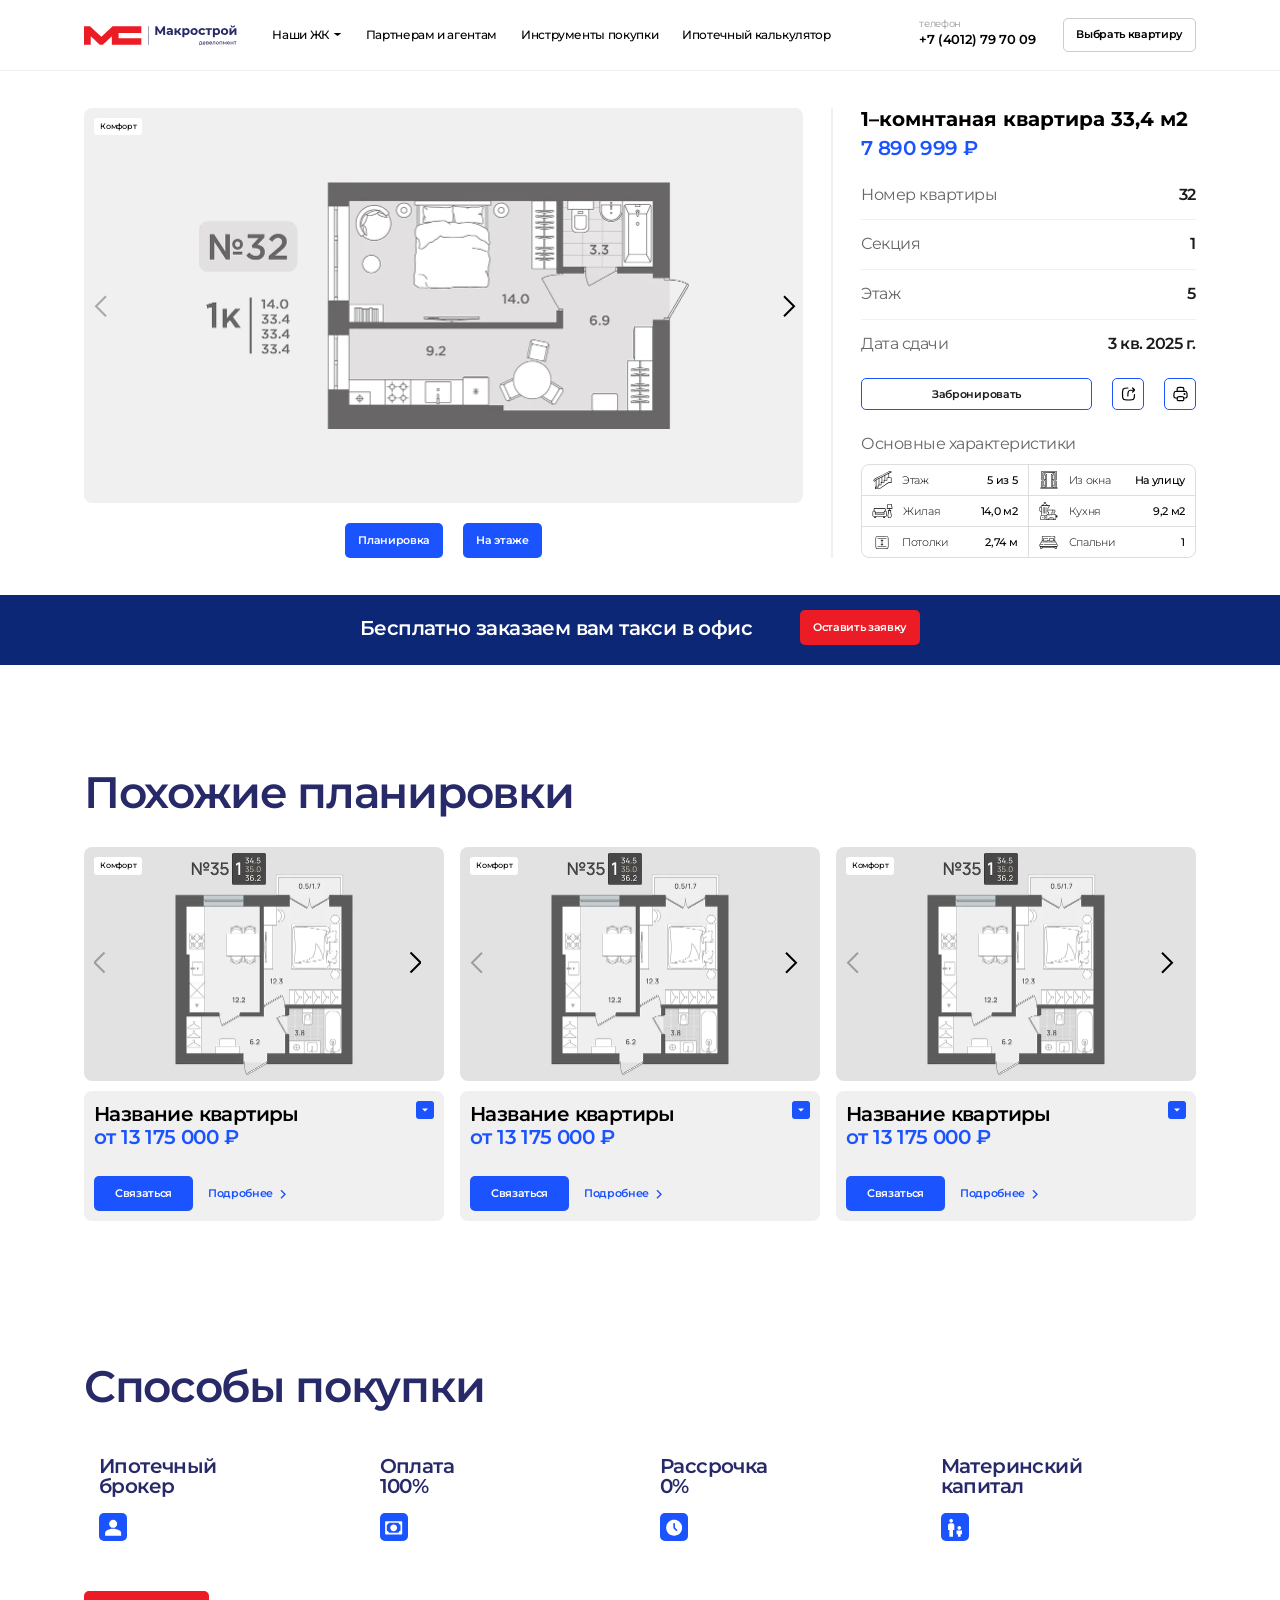
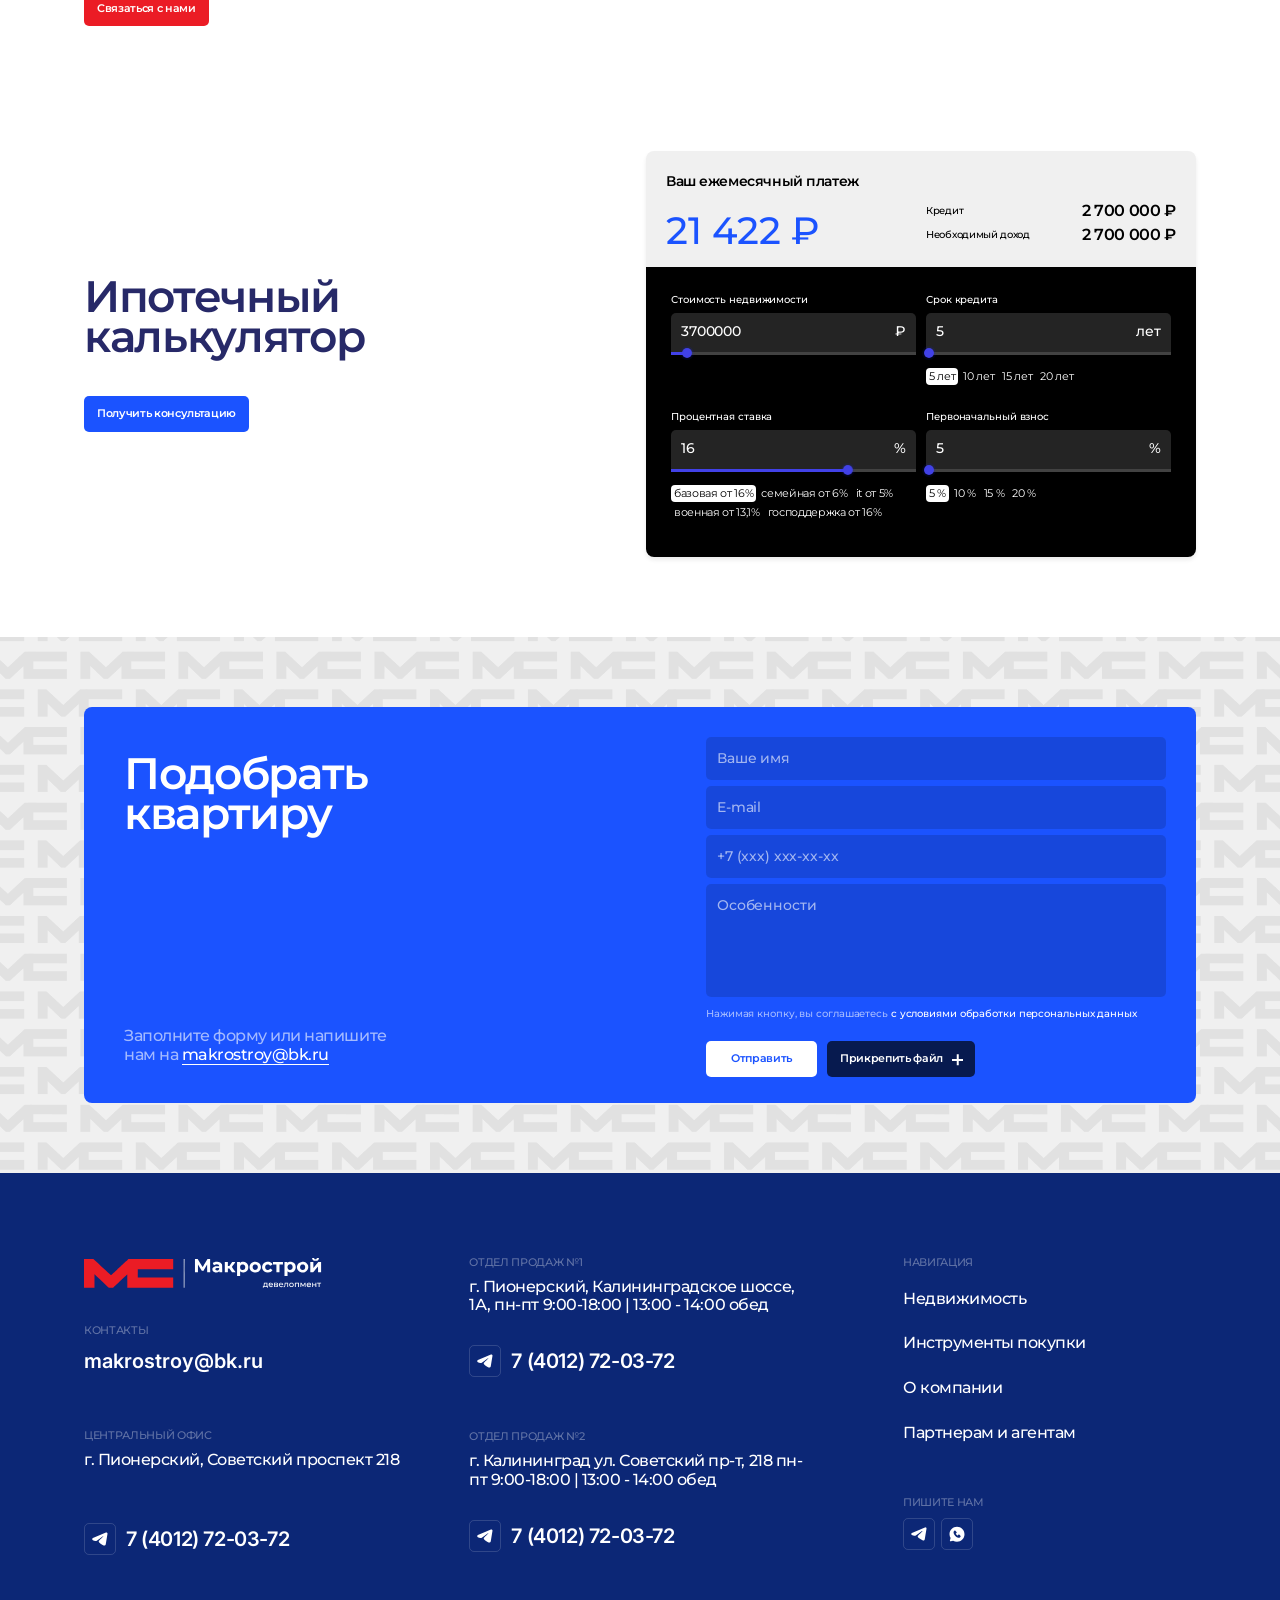
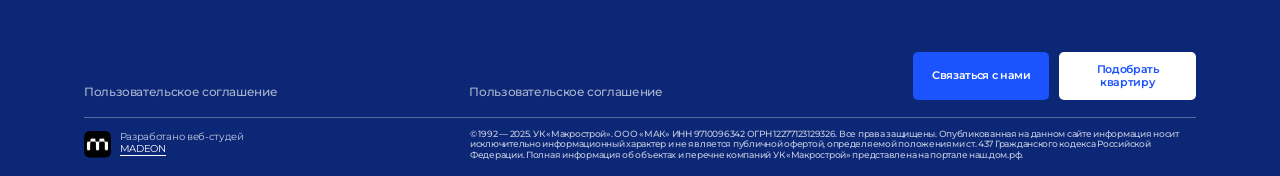
<file: product-card.html>
<!DOCTYPE html>
<html lang="ru">

	<head>
		<title>Карточка квартиры</title>
		<meta charset="utf-8">
		<meta name="format-detection" content="telephone=no">
		<meta name="viewport" content="width=device-width, initial-scale=1.0">

		<link rel="stylesheet" href="css/styles.css?v=1742962320360" />

		<link rel="shortcut icon" type="image/x-icon" href="/favicon.ico" />
		<link rel="icon" type="image/svg+xml" href="/favicon.svg">

	</head>

	<body>
		<div class="wrapper">
			<header data-scroll class="header fix-block">
				<div class="header__container">
					<div class="header__content">
						<a href="#" class="header__logo">
							<img src="../img/icons/logo.svg" alt="">
						</a>
						<div class="header__menu menu">
							<div class="menu__icon">
								<div class="icon-menu">
									<span></span>
								</div>
							</div>
							<nav class="menu__body">
								<div class="menu__spollers spollers-menu">
									<div class="spollers-menu__item">
										<a href="#" class="spollers-menu__title">
											Наши ЖК
											<div class="spollers-menu__arrow-desc">
												<svg width="9" height="3" viewbox="0 0 9 3" fill="none" xmlns="http://www.w3.org/2000/svg">
													<path d="M4.5 0L8.39711 3H0.602886L4.5 0Z" fill="black" />
												</svg>
											</div>
											<div class="spollers-menu__arrow-mob">
												<svg width="10" height="16" viewbox="0 0 10 16" fill="none" xmlns="http://www.w3.org/2000/svg">
													<path d="M1 1L8 8L1 15" stroke="#1B53FF" stroke-width="2" />
												</svg>
											</div>
										</a>
										<div class="spollers-menu__body">
											<div class="spollers-menu__title-mob">
												<svg width="10" height="17" viewbox="0 0 10 17" fill="none" xmlns="http://www.w3.org/2000/svg">
													<path d="M9 1.5L2 8.5L9 15.5" stroke="#1B53FF" stroke-width="2" />
												</svg>
												Наши ЖК
											</div>
											<div data-simplebar class="spollers-menu__simplebar">
												<div class="spollers-menu__content">
													<div class="spollers-menu__column">
														<a href="#" class="spollers-menu__block">
															<div class="spollers-menu__image">
																<img loading="lazy" src="../img/apartment/image-1.webp" alt="">
															</div>
															<div class="spollers-menu__name">
																Сальвадор
															</div>
														</a>
													</div>
													<div class="spollers-menu__column">
														<a href="#" class="spollers-menu__block">
															<div class="spollers-menu__image">
																<img loading="lazy" src="../img/apartment/image-2.webp" alt="">
															</div>
															<div class="spollers-menu__name">
																Жадина
															</div>
														</a>
													</div>
													<div class="spollers-menu__column">
														<a href="#" class="spollers-menu__block">
															<div class="spollers-menu__image">
																<img loading="lazy" src="../img/apartment/image-3.webp" alt="">
															</div>
															<div class="spollers-menu__name">
																Сигнатур
															</div>
														</a>
													</div>
													<div class="spollers-menu__column">
														<a href="#" class="spollers-menu__block">
															<div class="spollers-menu__image">
																<img loading="lazy" src="../img/apartment/image-4.webp" alt="">
															</div>
															<div class="spollers-menu__name">
																Рыбное
															</div>
														</a>
													</div>
													<div class="spollers-menu__column">
														<a href="#" class="spollers-menu__block">
															<div class="spollers-menu__image">
																<img loading="lazy" src="../img/apartment/image-5.webp" alt="">
															</div>
															<div class="spollers-menu__name">
																Три симфонии
															</div>
														</a>
													</div>
													<div class="spollers-menu__column">
														<a href="#" class="spollers-menu__block">
															<div class="spollers-menu__image">
																<img loading="lazy" src="../img/apartment/image-6.webp" alt="">
															</div>
															<div class="spollers-menu__name">
																Октябренок
															</div>
														</a>
													</div>
													<div class="spollers-menu__column">
														<a href="#" class="spollers-menu__block">
															<div class="spollers-menu__image">
																<img loading="lazy" src="../img/apartment/image-7.webp" alt="">
															</div>
															<div class="spollers-menu__name">
																МС 18
															</div>
														</a>
													</div>
												</div>
											</div>
										</div>
									</div>
									<div class="spollers-menu__item">
										<a href="#" class="spollers-menu__title">Партнерам и агентам</a>
									</div>
									<div class="spollers-menu__item">
										<a href="#" class="spollers-menu__title">Инструменты покупки</a>
									</div>
									<div class="spollers-menu__item spollers-menu-calculator">
										<a href="#" class="spollers-menu__title">Ипотечный калькулятор</a>
									</div>
									<div class="spollers-menu__item spollers-menu-last">
										<a href="#" class="spollers-menu__title">
											Адреса отделов продаж
											<div class="spollers-menu__arrow-desc">
												<svg width="9" height="3" viewbox="0 0 9 3" fill="none" xmlns="http://www.w3.org/2000/svg">
													<path d="M4.5 0L8.39711 3H0.602886L4.5 0Z" fill="black" />
												</svg>
											</div>
											<div class="spollers-menu__arrow-mob">
												<svg width="10" height="16" viewbox="0 0 10 16" fill="none" xmlns="http://www.w3.org/2000/svg">
													<path d="M1 1L8 8L1 15" stroke="#1B53FF" stroke-width="2" />
												</svg>
											</div>
										</a>
										<div class="spollers-menu__body">
											<div class="spollers-menu__title-mob">
												<svg width="10" height="17" viewbox="0 0 10 17" fill="none" xmlns="http://www.w3.org/2000/svg">
													<path d="M9 1.5L2 8.5L9 15.5" stroke="#1B53FF" stroke-width="2" />
												</svg>
												Адреса отделов продаж
											</div>
											<div data-simplebar class="spollers-menu__simplebar">
												<div class="spollers-menu__content">
													<div class="spollers-menu__address address-spollers-menu">
														<div class="address-spollers-menu__column">
															<div class="address-spollers-menu__title">Отдел продаж №1</div>
															<div class="address-spollers-menu__subtitle">
																г. Пионерский, Калининградское шоссе, 1А, пн-пт 9:00-18:00 | 13:00 - 14:00 обед
															</div>
															<a href="tel:74012797009" class="address-spollers-menu__phone">
																<div class="address-spollers-menu__icon">
																	<svg width="16" height="14" viewbox="0 0 16 14" fill="none" xmlns="http://www.w3.org/2000/svg">
																		<path fill-rule="evenodd" clip-rule="evenodd" d="M13.9225 0.23235C14.1107 0.153105 14.3168 0.125774 14.5193 0.153201C14.7217 0.180628 14.9131 0.261812 15.0735
                                  0.388301C15.2339 0.51479 15.3574 0.68196 15.4313 0.872413C15.5052 1.06287 15.5267 1.26964 15.4935 1.47121L13.7655
                                  11.9527C13.5979 12.9638 12.4886 13.5436 11.5613 13.04C10.7857 12.6186 9.6337 11.9695 8.59751 11.2922C8.07942 10.9531
                                  6.49237 9.8674 6.68742 9.09483C6.85504 8.43426 9.5217 5.95197 11.0455 4.47616C11.6436 3.89635 11.3708 3.56187 10.6646
                                  4.09521C8.91066 5.4194 6.09466 7.43311 5.16361 7.99997C4.34227 8.49978 3.91408 8.58511 3.40208 8.49978C2.46799 8.34435
                                  1.6017 8.10359 0.894656 7.81026C-0.0607729 7.41407 -0.0142967 6.10054 0.893894 5.71806L13.9225 0.23235Z" fill="black" />
																	</svg>
																</div>
																<span>+7 (4012) 79-70-09</span>
															</a>
														</div>
														<div class="address-spollers-menu__column">
															<div class="address-spollers-menu__title">Отдел продаж №2</div>
															<div class="address-spollers-menu__subtitle">
																г. Калининград ул. Советский пр-т, 218 пн-пт 9:00-18:00 | 13:00 - 14:00 обед
															</div>
															<a href="tel:74012797009" class="address-spollers-menu__phone">
																<div class="address-spollers-menu__icon">
																	<svg width="16" height="14" viewbox="0 0 16 14" fill="none" xmlns="http://www.w3.org/2000/svg">
																		<path fill-rule="evenodd" clip-rule="evenodd" d="M13.9225 0.23235C14.1107 0.153105 14.3168 0.125774 14.5193 0.153201C14.7217 0.180628 14.9131 0.261812 15.0735
                                  0.388301C15.2339 0.51479 15.3574 0.68196 15.4313 0.872413C15.5052 1.06287 15.5267 1.26964 15.4935 1.47121L13.7655
                                  11.9527C13.5979 12.9638 12.4886 13.5436 11.5613 13.04C10.7857 12.6186 9.6337 11.9695 8.59751 11.2922C8.07942 10.9531
                                  6.49237 9.8674 6.68742 9.09483C6.85504 8.43426 9.5217 5.95197 11.0455 4.47616C11.6436 3.89635 11.3708 3.56187 10.6646
                                  4.09521C8.91066 5.4194 6.09466 7.43311 5.16361 7.99997C4.34227 8.49978 3.91408 8.58511 3.40208 8.49978C2.46799 8.34435
                                  1.6017 8.10359 0.894656 7.81026C-0.0607729 7.41407 -0.0142967 6.10054 0.893894 5.71806L13.9225 0.23235Z" fill="black" />
																	</svg>
																</div>
																<span>+7 (4012) 79-70-09</span>
															</a>
														</div>
														<div class="address-spollers-menu__column">
															<div class="address-spollers-menu__title">Центральный офис</div>
															<div class="address-spollers-menu__subtitle">
																г. Пионерский, Советский проспект 218
															</div>
															<a href="tel:74012720372" class="address-spollers-menu__phone">
																<div class="address-spollers-menu__icon">
																	<svg width="16" height="14" viewbox="0 0 16 14" fill="none" xmlns="http://www.w3.org/2000/svg">
																		<path fill-rule="evenodd" clip-rule="evenodd" d="M13.9225 0.23235C14.1107 0.153105 14.3168 0.125774 14.5193 0.153201C14.7217 0.180628 14.9131 0.261812 15.0735
                                  0.388301C15.2339 0.51479 15.3574 0.68196 15.4313 0.872413C15.5052 1.06287 15.5267 1.26964 15.4935 1.47121L13.7655
                                  11.9527C13.5979 12.9638 12.4886 13.5436 11.5613 13.04C10.7857 12.6186 9.6337 11.9695 8.59751 11.2922C8.07942 10.9531
                                  6.49237 9.8674 6.68742 9.09483C6.85504 8.43426 9.5217 5.95197 11.0455 4.47616C11.6436 3.89635 11.3708 3.56187 10.6646
                                  4.09521C8.91066 5.4194 6.09466 7.43311 5.16361 7.99997C4.34227 8.49978 3.91408 8.58511 3.40208 8.49978C2.46799 8.34435
                                  1.6017 8.10359 0.894656 7.81026C-0.0607729 7.41407 -0.0142967 6.10054 0.893894 5.71806L13.9225 0.23235Z" fill="black" />
																	</svg>
																</div>
																<span>7 (4012) 72-03-72</span>
															</a>
														</div>
													</div>
												</div>
											</div>
										</div>
									</div>
								</div>
								<div class="menu__contacts contacts-menu">
									<div class="contacts-menu__body">
										<div class="contacts-menu__column">
											<span>Контакты</span>
											<a href="mailto:makrostroy@bk.ru" class="contacts-menu__email">makrostroy@bk.ru</a>
										</div>
										<div class="contacts-menu__column">
											<span>Пишите нам</span>
											<div class="contacts-menu__socials">
												<div class="contacts-menu__social">
													<a href="#">
														<svg width="16" height="14" viewbox="0 0 16 14" fill="none" xmlns="http://www.w3.org/2000/svg">
															<path fill-rule="evenodd" clip-rule="evenodd" d="M13.9264 0.232319C14.1147 0.153074 14.3207 0.125743 14.5232 0.153171C14.7256 0.180598 14.917 0.261781 15.0774
                            0.38827C15.2378 0.514759 15.3613 0.68193 15.4352 0.872382C15.5091 1.06284 15.5306 1.26961 15.4974 1.47118L13.7694
                            11.9527C13.6018 12.9637 12.4925 13.5436 11.5652 13.0399C10.7896 12.6186 9.63761 11.9695 8.60142 11.2921C8.08332 10.9531
                            6.49628 9.86737 6.69132 9.0948C6.85894 8.43423 9.52561 5.95194 11.0494 4.47613C11.6475 3.89632 11.3748 3.56184 10.6685
                            4.09518C8.91456 5.41937 6.09856 7.43308 5.16751 7.99994C4.34618 8.49975 3.91799 8.58508 3.40599 8.49975C2.47189 8.34432
                            1.60561 8.10356 0.898562 7.81023C-0.0568666 7.41403 -0.0103904 6.10051 0.8978 5.71803L13.9264 0.232319Z" fill="black" />
														</svg>
													</a>
												</div>
												<div class="contacts-menu__social">
													<a href="#">
														<svg width="16" height="16" viewbox="0 0 16 16" fill="none" xmlns="http://www.w3.org/2000/svg">
															<path fill-rule="evenodd" clip-rule="evenodd" d="M8 0.498657C3.85775 0.498657 0.5 3.85641 0.5 7.99866C0.5 9.41616 0.89375 10.7437 1.5785 11.8747L0.9095
                            14.1487C0.871088 14.2792 0.868561 14.4177 0.902183 14.5496C0.935806 14.6815 1.00434 14.8019 1.10057 14.8981C1.1968
                            14.9943 1.31719 15.0629 1.44906 15.0965C1.58094 15.1301 1.71944 15.1276 1.85 15.0892L4.124 14.4202C5.29305 15.1274
                            6.63368 15.5004 8 15.4987C12.1423 15.4987 15.5 12.1409 15.5 7.99866C15.5 3.85641 12.1423 0.498657 8 0.498657ZM6.3035
                            9.69591C7.82075 11.2124 9.269 11.4127 9.7805 11.4314C10.5583 11.4599 11.3158 10.8659 11.6105 10.1767C11.6474 10.0908
                            11.6607 9.99675 11.6491 9.90407C11.6375 9.81138 11.6014 9.72347 11.5445 9.64941C11.1335 9.12441 10.5778 8.74716 10.0348
                            8.37216C9.92144 8.29358 9.78207 8.26202 9.64596 8.28413C9.50985 8.30623 9.38763 8.38026 9.305 8.49066L8.855
                            9.17691C8.83122 9.21366 8.79436 9.24 8.75188 9.25058C8.70941 9.26116 8.6645 9.2552 8.62625 9.23391C8.321 9.05916 7.87625
                            8.76216 7.55675 8.44266C7.23725 8.12316 6.95825 7.69866 6.8015 7.41291C6.78254 7.3765 6.77718 7.33452 6.78639
                            7.29452C6.7956 7.25451 6.81878 7.21911 6.85175 7.19466L7.54475 6.68016C7.64394 6.59435 7.70797 6.47496 7.72458
                            6.34487C7.74118 6.21477 7.7092 6.08313 7.63475 5.97516C7.29875 5.48316 6.90725 4.85766 6.3395 4.44291C6.26607 4.39015
                            6.18027 4.35725 6.09039 4.3474C6.00051 4.33754 5.90962 4.35107 5.8265 4.38666C5.1365 4.68216 4.5395 5.43966 4.568
                            6.21891C4.58675 6.73041 4.787 8.17866 6.3035 9.69591Z" fill="black" />
														</svg>
													</a>
												</div>
											</div>
										</div>
									</div>
									<div class="contacts-menu__buttons">
										<div class="contacts-menu__button">
											<a href="#" data-popup="#contact" class="button-blue">Связаться с нами</a>
										</div>
										<div class="contacts-menu__button">
											<a href="#" class="contacts-menu__find-button button-blue">Подобрать квартиру</a>
										</div>
									</div>
								</div>
							</nav>
						</div>
						<div class="header__contacts">
							<div class="header__phone">
								<span>Телефон</span>
								<a href="tel:74012797009">+7 (4012) 79 70 09</a>
							</div>
							<a href="#" class="header__button">Выбрать квартиру</a>
						</div>
					</div>
				</div>
			</header>
			<main class="page main-product-card">
				<div class="page__product-card product-card">
					<div data-watch data-watch-once class="product-card__top top-product-card">
						<div class="top-product-card__container">
							<div data-watch data-watch-once class="top-product-card__content">
								<div class="top-product-card__sliders slider-product-card">
									<div class="slider-product-card__body">
										<div data-watch data-watch-once class="slider-product-card__tag">Комфорт</div>
										<div class="slider-product-card__slider swiper">
											<div class="slider-product-card__wrapper swiper-wrapper">
												<div data-gallery class="slider-product-card__slide swiper-slide">
													<a href="img/product-2.webp" class="slider-product-card__slide swiper-slide">
														<img data-watch data-watch-once loading="lazy" src="img/product-2.webp" alt="">
													</a>
												</div>
												<div class="slider-product-card__slide swiper-slide">
													<a href="img/product-2.webp" class="slider-product-card__slide swiper-slide">
														<img data-watch data-watch-once loading="lazy" src="img/product-2.webp" alt="">
													</a>
												</div>
												<div class="slider-product-card__slide swiper-slide">
													<a href="img/product-2.webp" class="slider-product-card__slide swiper-slide">
														<img data-watch data-watch-once loading="lazy" src="img/product-2.webp" alt="">
													</a>
												</div>
												<div class="slider-product-card__slide swiper-slide">
													<a href="img/product-2.webp" class="slider-product-card__slide swiper-slide">
														<img data-watch data-watch-once loading="lazy" src="img/product-2.webp" alt="">
													</a>
												</div>
											</div>
										</div>
										<div class="slider-product-card__arrow-prev">
											<svg width="13" height="22" viewbox="0 0 13 22" fill="none" xmlns="http://www.w3.org/2000/svg">
												<path d="M12 1.2373L2 11.2373L12 21.2373" stroke="black" stroke-width="2" />
											</svg>
										</div>
										<div class="slider-product-card__arrow-next">
											<svg width="13" height="22" viewbox="0 0 13 22" fill="none" xmlns="http://www.w3.org/2000/svg">
												<path d="M1 1.2373L11 11.2373L1 21.2373" stroke="black" stroke-width="2" />
											</svg>
										</div>
									</div>
									<div class="slider-product-card__buttons">
										<div class="slider-product-card__button">
											<a href="#" class="button-blue">Планировка</a>
										</div>
										<div class="slider-product-card__button">
											<a href="#" class="button-blue">На этаже</a>
										</div>
									</div>
								</div>
								<div data-watch data-watch-once class="top-product-card__info">
									<div class="top-product-card__titles">
										<div data-watch data-watch-once class="top-product-card__title">
											1–комнтаная квартира 33,4 м2
										</div>
										<div data-watch data-watch-once class="top-product-card__price">
											7 890 999 ₽
										</div>
									</div>
									<div class="top-product-card__details">
										<div data-watch data-watch-once class="top-product-card__detail">
											<span class="top-product-card__detail-label">Номер квартиры</span>
											<span class="top-product-card__detail-value">32</span>
										</div>
										<div data-watch data-watch-once class="top-product-card__detail">
											<span class="top-product-card__detail-label">Секция</span>
											<span class="top-product-card__detail-value">1</span>
										</div>
										<div data-watch data-watch-once class="top-product-card__detail">
											<span class="top-product-card__detail-label">Этаж</span>
											<span class="top-product-card__detail-value">5</span>
										</div>
										<div data-watch data-watch-once class="top-product-card__detail">
											<span class="top-product-card__detail-label">Дата сдачи</span>
											<span class="top-product-card__detail-value">3 кв. 2025 г.</span>
										</div>
									</div>
									<div class="top-product-card__buttons">
										<button type="button" class="top-product-card__book-button">Забронировать</button>
										<div class="top-product-card__column-button">
											<button type="button" class="top-product-card__button">
												<svg width="17" height="16" viewbox="0 0 17 16" fill="none" xmlns="http://www.w3.org/2000/svg">
													<path d="M7.90013 2.00012C5.46705 2.0045 4.19295 2.06424 3.37871 2.87848C2.5 3.75718 2.5 5.17144 2.5 7.99992C2.5 10.8285 2.5
                              12.2427 3.37871 13.1214C4.25741 14.0001 5.67167 14.0001 8.5002 14.0001C11.3287 14.0001 12.7429 14.0001 13.6217
                              13.1214C14.4359 12.3072 14.4956 11.0331 14.5 8.59999" stroke="black" stroke-width="1.2" stroke-linecap="round" stroke-linejoin="round" />
													<path d="M14.4984 4.01686L13.832 4.01517C11.341 4.00887 10.0954 4.00572 9.21983 4.6351C8.92883 4.84425 8.6735 5.09896 8.46363
                              5.38941C7.83203 6.26343 7.83203 7.50899 7.83203 9.99999M14.4984 4.01686C14.5028 3.90844 14.4641 3.79937 14.3821
                              3.70222C13.872 3.09791 12.5461 2 12.5461 2M14.4984 4.01686C14.4943 4.11408 14.4555 4.21077 14.382 4.29787C13.8718 4.90207
                              12.5461 6 12.5461 6" stroke="black" stroke-width="1.2" stroke-linecap="round" stroke-linejoin="round" />
												</svg>
											</button>
										</div>
										<div class="top-product-card__column-button">
											<button type="button" class="top-product-card__button">
												<svg width="17" height="16" viewbox="0 0 17 16" fill="none" xmlns="http://www.w3.org/2000/svg">
													<g clip-path="url(#clip0_937_108167)">
														<path d="M5.40134 12.0001C3.98593 12.0001 3.27822 12.0001 2.77436 11.698C2.44505 11.5005 2.17975 11.2182 2.00853
                                10.8829C1.74656 10.3699 1.81698 9.69163 1.95782 8.3351C2.07539 7.2027 2.13417 6.63647 2.42326 6.22064C2.61305 5.94763
                                2.86976 5.72386 3.17068 5.56912C3.62902 5.33344 4.21979 5.33344 5.40134 5.33344H11.596C12.7776 5.33344 13.3684 5.33344
                                13.8267 5.56912C14.1276 5.72386 14.3844 5.94763 14.5742 6.22064C14.8632 6.63647 14.922 7.2027 15.0396 8.3351C15.1804
                                9.69163 15.2508 10.3699 14.9888 10.8829C14.8176 11.2182 14.5524 11.5005 14.223 11.698C13.7192 12.0001 13.0115 12.0001
                                11.596 12.0001" stroke="black" stroke-width="1.2" />
														<path d="M11.8346 5.33344V4.0001C11.8346 2.74302 11.8346 2.11448 11.4441 1.72396C11.0536 1.33344 10.425 1.33344 9.16797
                                1.33344H7.83464C6.57756 1.33344 5.94902 1.33344 5.5585 1.72396C5.16797 2.11448 5.16797 2.74302 5.16797 4.0001V5.33344" stroke="black" stroke-width="1.2" stroke-linejoin="round" />
														<path d="M9.8271 10.6668H7.1755C6.71865 10.6668 6.49022 10.6668 6.29586 10.7394C6.03671 10.8361 5.81481 11.0241 5.66544
                                11.2734C5.5534 11.4604 5.498 11.7009 5.3872 12.1817C5.21406 12.9331 5.12749 13.3088 5.18636 13.6101C5.26487 14.0117
                                5.50955 14.3517 5.84965 14.5317C6.10472 14.6668 6.46165 14.6668 7.1755 14.6668H9.8271C10.541 14.6668 10.8979 14.6668
                                11.153 14.5317C11.493 14.3517 11.7378 14.0117 11.8162 13.6101C11.8751 13.3088 11.7886 12.9331 11.6154 12.1817C11.5046
                                11.7009 11.4492 11.4604 11.3372 11.2734C11.1878 11.0241 10.9659 10.8361 10.7068 10.7394C10.5124 10.6668 10.284 10.6668
                                9.8271 10.6668Z" stroke="black" stroke-width="1.2" stroke-linejoin="round" />
														<path d="M12.5 8.00012H12.506" stroke="black" stroke-width="2" stroke-linecap="round" stroke-linejoin="round" />
													</g>
													<defs>
														<clipPath id="clip0_937_108167">
															<rect width="16" height="16" fill="white" transform="translate(0.5 0.00012207)" />
														</clipPath>
													</defs>
												</svg>
											</button>
										</div>
									</div>
									<div data-watch data-watch-once class="top-product-card__characteristics characteristics-product-card">
										<div class="characteristics-product-card__title">Основные характеристики</div>
										<div class="characteristics-product-card__tables">
											<div class="characteristics-product-card__table">
												<div data-watch data-watch-once class="characteristics-product-card__item">
													<div class="characteristics-product-card__left">
														<div class="characteristics-product-card__icon">
															<svg width="19" height="18" viewbox="0 0 19 18" fill="none" xmlns="http://www.w3.org/2000/svg">
																<path d="M16.0986 6.53808H18.2943C18.3777 6.53808 18.5283 6.74585 18.4954 6.84476V11.6346C18.4929 11.7391 18.4281 11.8256
                                    18.3478 11.8872L15.7151 11.904L15.5639 11.9338C12.5546 13.9387 9.59382 16.017 6.56273 17.9902L2.32269 18.0001C2.16581
                                    17.992 2.00894 17.9286 1.98217 17.76C1.93299 17.4502 1.94793 16.4979 1.97843 16.165C1.98777 16.0612 2.05998 15.8584
                                    2.17951 15.8584H2.81449V9.3305C2.42977 9.55444 2.44533 10.0571 2.10667 10.3096C1.36275 10.8657 0.282043 10.2288 0.538524
                                    9.28696C0.864107 8.0926 1.89626 7.59123 2.88608 7.06372C7.27553 4.72416 11.7484 2.53576 16.1528 0.226683C16.5998
                                    0.0562393 17.3866 -0.0887002 17.8405 0.0655701C18.6043 0.324968 18.7381 1.37003 18.0341 1.77996C17.691 1.97964 17.5566
                                    1.89753 17.2067 1.93237C16.8357 1.96969 16.4273 2.25024 16.0992 2.4213V6.53746L16.0986 6.53808ZM17.0349 0.601162C16.5543
                                    0.650305 16.1192 0.859316 15.699 1.07952C11.096 3.52857 6.38718 5.80094 1.83525 8.33272C1.5215 8.56537 0.631903 9.75972
                                    1.36151 9.93141C1.85828 10.0484 1.89439 9.55133 2.09609 9.2459C2.3507 8.8596 2.71364 8.69289 3.10521 8.47704C7.51022
                                    6.05163 12.1082 3.95281 16.5213 1.5386C16.7143 1.46271 16.9372 1.38682 17.1432 1.36194C17.4352 1.3271 17.8859 1.44343
                                    17.9158 1.00674C17.95 0.509097 17.3785 0.565705 17.0349 0.601162ZM15.5184 2.72984L12.1792 4.45232V8.93114L13.7399
                                    8.96722V6.70044C13.7399 6.68427 13.9142 6.53746 13.9397 6.53746H15.5184V2.72984ZM11.5984 4.76086L9.2396
                                    5.97574V11.1438H10.8003C10.8327 10.536 10.6913 9.83997 10.7629 9.23906C10.7741 9.14762 10.8644 8.93176 10.9634
                                    8.93176H11.5984V4.76086ZM8.65878 11.1071V6.24758L6.30002 7.49854V13.6818H7.8246V11.3062C7.8246 11.2632 7.98147 11.1065
                                    8.02443 11.1065H8.65941L8.65878 11.1071ZM17.9133 7.11784H14.2839C14.2914 7.76851 14.3823 8.52307 14.3219 9.16814C14.2995
                                    9.40764 14.2267 9.52645 13.9777 9.54946C13.6284 9.58119 13.2599 9.51463 12.925 9.51027C12.3983 9.50343 11.871 9.51836
                                    11.345 9.51152V11.5606C11.345 11.5948 11.1408 11.7497 11.0736 11.7248L8.40479 11.6875C8.38674 12.248 8.42907 12.8153
                                    8.40666 13.3757C8.40355 13.4529 8.37367 13.5207 8.36931 13.5922C8.35375 13.8342 8.46144 14.139 8.1894 14.2466C7.27926
                                    14.3032 6.37224 14.2305 5.46521 14.2267V16.2397C5.46521 16.2826 5.30834 16.4394 5.26538
                                    16.4394H2.56174V17.4185H6.46313L15.3914 11.3621H17.9139V7.11908L17.9133 7.11784ZM5.71921 13.6824V7.771L3.39655
                                    8.98588V15.8584H4.88439V13.8821C4.88439 13.8603 4.98089 13.7396 5.01077 13.7179C5.22367 13.5642 5.48389 13.7197 5.71921
                                    13.6824Z" fill="black" />
															</svg>
														</div>
														<span>Этаж</span>
													</div>
													<div class="characteristics-product-card__right">
														5 из 5
													</div>
												</div>
											</div>
											<div class="characteristics-product-card__table">
												<div data-watch data-watch-once class="characteristics-product-card__item">
													<div class="characteristics-product-card__left">
														<div class="characteristics-product-card__icon">
															<svg width="18" height="18" viewbox="0 0 18 18" fill="none" xmlns="http://www.w3.org/2000/svg">
																<path d="M16.2704 0.00012207C16.5048 0.110177 16.7318 0.327742 16.7453 0.614012V8.80641C16.7006 9.19638 16.2453 9.1404 16.2368
                                    8.77015L16.238 0.683989L16.189 0.559302L1.83131 0.544671L1.77073 0.622282L1.76461 8.77143C1.74869 9.06406 1.43598 9.17348
                                    1.28177 8.91965L1.25607 0.580295C1.28544 0.311202 1.50575 0.105088 1.72972 0.00012207H16.2704Z" fill="black" />
																<path d="M15.4253 16.1699H16.2368V10.0011C16.2368 9.99093 16.3206 9.84334 16.339 9.8268C16.476 9.7053 16.7435 9.83189 16.7435
                                    9.96612V16.1705C17.2085 16.119 17.446 16.3512 17.487 16.8213C17.528 17.2914 17.5066 17.9855 16.8971 18.0001L1.00577
                                    17.9957C0.476426 17.9206 0.473366 17.2145 0.516815 16.7902C0.563324 16.334 0.810554 16.1209 1.25667
                                    16.1705V9.96612C1.25667 9.83125 1.52471 9.7053 1.66117 9.8268C1.67953 9.84334 1.76337 9.99093 1.76337
                                    10.0011V16.1699H2.57482V1.6344C2.57482 1.56378 2.70028 1.40729 2.77616 1.3863L15.071 1.36912C15.2062 1.34622 15.4247
                                    1.49317 15.4247 1.6344V16.1693L15.4253 16.1699ZM14.0049 1.8984H3.99579L6.78631 3.30303C6.8983 3.36856 6.99009 3.50088
                                    7.006 3.63701L7.00294 15.0948C6.97112 15.2507 6.88055 15.3588 6.74164 15.4211L4.87456 16.1693H13.1256L11.2585
                                    15.4211C11.1196 15.3588 11.029 15.2513 10.9972 15.0948L10.9941 3.63701C11.01 3.50088 11.1018 3.36856 11.2138
                                    3.30303L14.0049 1.8984ZM3.08275 2.07398V16.1699L3.45543 16.1527L6.49991 14.9517L6.50114 3.7776L3.08275 2.07398ZM14.918
                                    2.07398L11.5002 3.7776L11.5014 14.9517L14.5459 16.1527L14.9186 16.1699L14.918 2.07398ZM1.07064 16.6973L1.01984
                                    16.7501V17.418L1.07064 17.4708H16.9295L16.9803 17.418V16.7501L16.9295 16.6973H1.07064Z" fill="black" />
																<path d="M12.8141 9.43112C13.169 9.41077 13.7841 9.37514 14.12 9.42413C14.2565 9.44385 14.3599 9.51637 14.4034 9.65696L14.4113
                                    14.9937C14.3807 15.2704 14.1659 15.2876 13.9432 15.2322C13.6243 15.1533 12.6317 14.7252 12.3245 14.5598C12.1012 14.4396
                                    12.0938 14.374 12.0755 14.1158C11.9788 12.72 12.1483 11.2022 12.0798 9.79373C12.1348 9.37133 12.4934 9.45021 12.8135
                                    9.43176L12.8141 9.43112ZM13.9034 9.94832H12.6354L12.5846 10.0011V14.0789L13.9034 14.659V9.94832Z" fill="black" />
																<path d="M14.3324 8.98772C14.2871 9.03098 14.1867 9.06279 14.1237 9.07042C13.7779 9.1105 12.737 9.11623 12.4016 9.06661C12.1581
                                    9.03035 12.095 8.86431 12.0761 8.63148C11.9708 7.33945 12.1581 5.89537 12.0761 4.5868C12.0932 4.37751 12.1183 4.29354
                                    12.2903 4.17712C12.636 3.94174 13.497 3.50916 13.8911 3.34566C14.1206 3.25024 14.2216 3.22161 14.3929 3.44681L14.4015
                                    8.86812C14.3819 8.90629 14.3617 8.95973 14.3324 8.98772ZM13.9034 3.93729L12.5846 4.62243V8.54178H13.9034V3.93729Z" fill="black" />
																<path d="M3.85137 9.42922C4.12981 9.37705 4.78827 9.40504 5.09609 9.41967C5.28763 9.42858 5.49508 9.47947 5.69642
                                    9.46357C5.89041 9.50873 5.91305 9.76065 5.92467 9.92923C6.02075 11.2919 5.84879 12.7748 5.92467 14.1501C5.90509 14.3938
                                    5.88 14.4498 5.67622 14.5598C5.35066 14.7354 4.42722 15.1298 4.08207 15.2227C3.89053 15.2742 3.70144 15.3003 3.60536
                                    15.0821L3.60781 9.59716C3.67145 9.51128 3.7455 9.44894 3.85137 9.42922ZM4.09737 14.6584L5.41614 14.0782V10.0005L5.36535
                                    9.94768H4.09737V14.6584Z" fill="black" />
																<path d="M3.66838 8.98771C3.63901 8.95972 3.61882 8.90501 3.59923 8.86748L3.6078 3.44617C3.77854 3.22161 3.88012 3.25023
                                    4.10961 3.34502C4.50371 3.50851 5.36473 3.94173 5.71048 4.17647C5.88244 4.29353 5.90753 4.37686 5.92467 4.58616C5.84267
                                    5.89473 6.02992 7.3388 5.92467 8.63083C5.9057 8.86303 5.84267 9.0297 5.59911 9.06596C5.26314 9.11558 4.22282 9.11049
                                    3.87706 9.06978C3.81464 9.06278 3.71428 9.03097 3.66838 8.98771ZM5.41613 8.54177V4.62242L4.09737 3.93728V8.5424L5.41613
                                    8.54177Z" fill="black" />
															</svg>
														</div>
														<span>Из окна</span>
													</div>
													<div class="characteristics-product-card__right">
														На улицу
													</div>
												</div>
											</div>
											<div class="characteristics-product-card__table">
												<div data-watch data-watch-once class="characteristics-product-card__item">
													<div class="characteristics-product-card__left">
														<div class="characteristics-product-card__icon">
															<svg width="21" height="14" viewbox="0 0 21 14" fill="none" xmlns="http://www.w3.org/2000/svg">
																<path d="M1.54575 12.7744C1.08748 12.7142 0.625776 12.281 0.559329 11.8297C0.382595 10.6332 0.668932 9.08925 0.547684
                                    7.85662C0.660027 7.25002 1.09501 6.74184 1.73276 6.62868C1.7999 5.66387 1.3882 4.28261 2.73289 4.05831H12.5444C13.9178
                                    4.22837 13.5288 5.6632 13.587 6.62868C14.224 6.74251 14.6652 7.25002 14.7673 7.86131C14.6556 9.09059 14.9371 10.6379
                                    14.7604 11.8297C14.7015 12.2301 14.1939 12.7744 13.774 12.7744H13.0307C12.9917 13.0784 13.0849 13.5035 13.0294
                                    13.7901C13.0177 13.8517 12.9588 13.9321 12.902 13.9562C12.8191 13.9916 11.4922 14.0017 11.3545 13.9769C11.2552 13.9588
                                    11.1196 13.7901 11.1196 13.7084V12.7744H4.15704V13.7914C4.15704 13.8845 3.97619 13.9682 3.88166 13.9782C3.68301 13.9997
                                    2.50478 14.0017 2.38353 13.9475C2.12665 13.8323 2.29379 13.0322 2.24584 12.7744C2.02527 12.7537 1.76016 12.8025 1.54575
                                    12.7744ZM3.51997 7.81511C3.54669 7.9979 3.50079 8.22755 3.51997 8.41703H11.7991V7.81511C11.7991 7.73879 11.9525 7.39665
                                    12.0032 7.30894C12.2142 6.94672 12.5882 6.71907 12.9903 6.60659C12.9013 6.13054 13.2404 4.81958 12.6067
                                    4.65956H2.71234C2.07048 4.82293 2.42258 6.12385 2.32873 6.60659C2.87058 6.72778 3.44051 7.26944 3.51997 7.81511ZM1.8958
                                    7.18173C1.49301 7.2373 1.18475 7.59416 1.14159 7.98116C1.01418 9.13344 1.23818 10.5 1.14091 11.6757C1.19571 12.0259
                                    1.49369 12.202 1.84031 12.1953H13.5199C13.9233 12.1611 14.1412 12.0004 14.1782 11.5933C14.2823 10.4471 14.1007 9.14817
                                    14.172 7.98585C14.0583 7.05451 12.817 6.8878 12.4704 7.72472C12.2327 8.29852 12.4971 9.51575 12.3909 10.1786C12.3718
                                    10.2978 12.2971 10.3868 12.1834 10.4324L3.28433 10.4531C3.14595 10.4645 2.95415 10.3634 2.92675 10.2221C2.7644 9.38251
                                    3.41037 7.3384 2.1287 7.18373C2.03965 7.17302 1.98622 7.17034 1.8958 7.18306V7.18173ZM11.7998
                                    8.99819H3.51997V9.86994H11.7991L11.7998 8.99819ZM3.56244 12.7744H2.84044V13.3971H3.56244V12.7744ZM12.4362
                                    12.7744H11.7566V13.3971H12.4362V12.7744Z" fill="black" />
																<path d="M17.9136 4.64081V6.09305H18.9541C18.9733 6.09305 19.1308 6.20687 19.148 6.23499C19.2487 6.39769 19.0336 7.05987
                                    19.0158 7.31496C18.9226 8.68217 19.3089 9.45348 19.5494 10.6975C19.7741 11.8591 19.5473 13.1011 18.6767 13.9562C18.0526
                                    13.9495 17.3135 14.0385 16.7004 13.9803C16.4415 13.9555 16.2332 13.6053 16.1079 13.3978C14.8933 11.3811 16.3915 9.43272
                                    16.214 7.23529C16.1949 6.99894 16.0236 6.54432 16.0455 6.36689C16.0606 6.24771 16.2045 6.09305 16.3209
                                    6.09305H17.319V4.64081H14.9625C14.8522 4.64081 14.6728 4.37567 14.7317 4.25248L15.5982 0.282091C15.627 0.159565 15.7092
                                    0.033691 15.8524 0.0323519C16.971 0.116045 18.239 -0.0714271 19.3384 0.0323519C19.5419 0.0517686 19.5679 0.102654 19.6336
                                    0.28343C19.7837 1.54217 20.3968 3.02186 20.4988 4.25315C20.5105 4.3971 20.4358 4.64148 20.27 4.64148L17.9136
                                    4.64081ZM15.4085 4.05965H19.8241L19.0774 0.612845L16.1318 0.617532L15.4085 4.05965ZM18.5082 6.71572H16.7251C16.9477
                                    7.65643 16.8285 8.64534 16.6196 9.57936C16.5209 10.0206 16.3456 10.4565 16.2716 10.899C16.1209 11.8022 16.2688 12.6418
                                    16.8189 13.3877L18.4232 13.3757C18.4575 13.3556 18.6822 12.982 18.7157 12.9143C19.583 11.1581 18.2636 9.50303 18.3794
                                    7.68857L18.5082 6.71572Z" fill="black" />
															</svg>
														</div>
														<span>Жилая</span>
													</div>
													<div class="characteristics-product-card__right">
														14,0 м2
													</div>
												</div>
											</div>
											<div class="characteristics-product-card__table">
												<div data-watch data-watch-once class="characteristics-product-card__item">
													<div class="characteristics-product-card__left">
														<div class="characteristics-product-card__icon">
															<svg width="19" height="18" viewbox="0 0 19 18" fill="none" xmlns="http://www.w3.org/2000/svg">
																<path d="M1.99861 17.9868C1.44828 17.8437 1.17569 17.4467 1.21041 16.8366C1.24255 16.2692 1.37113 15.6389 1.49521
                                    15.0301C1.58972 14.5663 1.68808 14.0864 1.74145 13.64C1.86553 13.3252 2.10276 13.1621 2.41971 13.0151L2.48721
                                    12.9837L2.34577 10.5256L2.28213 10.3251L2.22041 10.3124C1.58265 10.1834 1.00082 9.69217 0.700586 9.02986L0.5
                                    8.36287V5.47638C0.652368 5.01457 0.978963 4.81741 1.58779 4.81741C1.67523 4.81741 1.77102 4.82142 1.87967 4.82944L2.01918
                                    4.84013L1.99282 4.69778C1.92274 4.31884 1.99154 3.98601 2.19083 3.73539C2.39656 3.47608 2.72059 3.33306 3.10247
                                    3.33306C3.16483 3.33306 3.22912 3.33707 3.29341 3.34509L3.37635 3.35511L3.40592 3.27425C3.75373 2.32656 4.63451 1.62883
                                    5.59758 1.53794L5.69466 1.52858V0.538792H4.91481C4.88138 0.516069 4.81195 0.449905 4.79652 0.424509C4.75923 0.350324
                                    4.75538 0.261437 4.78752 0.181907C4.81452 0.114406 4.86403 0.0642813 4.92767 0.0395533C4.96368 0.0395533 5.00032
                                    0.0402216 5.03697 0.0402216C5.24527 0.0402216 5.46643 0.0301967 5.67987 0.0201718C5.89588 0.0101469 6.11962 0.00012207
                                    6.33242 0.00012207C6.49893 0.00012207 6.6423 0.00613699 6.77088 0.0195035C6.88467 0.030865 6.9766 0.0823261 7.02225
                                    0.161188C7.06275 0.231363 7.06468 0.318245 7.02675 0.413815C7.01261 0.43988 6.93803 0.515401 6.90267
                                    0.53946H6.19226V1.52925L6.28934 1.53861C7.23827 1.6295 8.09976 2.31119 8.48293 3.27625L8.50993 3.34509L10.7209
                                    3.3511C10.854 3.37115 10.9465 3.42729 10.9806 3.50816C11.0179 3.59705 10.9896 3.72336 10.9015 3.85435C10.6682 4.20255
                                    10.3718 4.5454 10.085 4.87689C9.79638 5.21038 9.49807 5.55591 9.25505 5.9148L9.24027 5.93685L9.23641 5.96359C9.17791
                                    6.39132 9.15733 6.83041 9.1374 7.25479C9.12904 7.43123 9.12069 7.60767 9.10976 7.78277L9.09819 7.96589L9.25955
                                    7.89171C9.33992 7.85495 9.42735 7.83289 9.52507 7.82554C9.9121 7.79547 10.3358 7.78143 10.8205 7.78143C11.3702 7.78143
                                    11.9385 7.80015 12.4882 7.81819C13.0398 7.83623 13.6101 7.85495 14.1636 7.85495C14.5468 7.85495 14.8882 7.84626 15.2064
                                    7.82821C15.7445 7.90039 16.1682 8.28802 16.3135 8.84206C16.4575 9.39009 16.2801 9.94279 15.8512 10.2843C15.7574 10.3592
                                    15.6616 10.4066 15.5606 10.4567C15.4951 10.4895 15.4276 10.5229 15.3575 10.565L15.3048 10.5971L15.299
                                    11.8956H15.9226C15.974 11.8997 16.2563 11.9986 16.3347 12.0373C16.7609 12.2485 17.0734 12.7651 17.0792 13.265L17.0805
                                    13.3867L17.1968 13.3746C17.2598 13.368 17.3216 13.3646 17.3813 13.3646C18.1496 13.3646 18.5 13.8999 18.5 14.3978C18.5
                                    14.8904 18.1535 15.4204 17.3923 15.4204C17.3293 15.4204 17.2637 15.4164 17.1975 15.4097L17.085 15.3977L17.0792
                                    15.5153C17.0695 15.7131 17.0766 15.921 17.0837 16.1408C17.112 17.0177 17.1383 17.8464 16.2016 18.0001L1.99925
                                    17.9888L1.99861 17.9868ZM11.149 17.4528C11.5007 17.4528 11.8704 17.4701 12.2278 17.4868C12.5879 17.5036 12.9601 17.5209
                                    13.3169 17.5209C13.6358 17.5209 13.9103 17.5069 14.1559 17.4782C14.5037 17.4374 14.7474 17.1995 14.7757 16.8727C14.7994
                                    16.6007 14.6554 16.2725 14.2793 16.1535L14.2639 16.1489L10.4348 16.1549L10.4187 16.1602C10.1069 16.2638 9.9166 16.5325
                                    9.9346 16.8446C9.95196 17.1607 10.1731 17.4073 10.4971 17.4735L10.5113 17.4762L10.5261 17.4748C10.7138 17.4594 10.9176
                                    17.4528 11.149 17.4528ZM14.3186 15.6289C14.6664 15.685 14.9537 15.8875 15.128 16.201C15.317 16.5392 15.3433 16.9502
                                    15.2006 17.3278L15.1434 17.4795H16.172C16.2524 17.4795 16.4446 17.3218 16.4697 17.287C16.5398 17.1921 16.5726 17.0337
                                    16.5809 16.9549C16.6459 16.3507 16.6169 15.6757 16.5893 15.0234C16.5642 14.4393 16.5385 13.8351 16.5809
                                    13.2898V13.2657C16.5314 12.8734 16.3386 12.5954 16.039 12.4824L16.0216 12.4757L8.87381 12.4457H8.86931C8.48807 12.4778
                                    8.18462 12.8079 8.14862 13.231C8.09397 13.8632 8.11904 14.5462 8.14283 15.2065C8.16469 15.8073 8.18719 16.4289 8.14926
                                    17.005C8.13704 17.1139 8.20455 17.2209 8.2637 17.2917C8.28941 17.3231 8.42571 17.4775 8.55943 17.4775H9.59772L9.52893
                                    17.3198C9.37271 16.9629 9.39649 16.5425 9.59322 16.1956C9.78223 15.8628 10.0953 15.655 10.4521 15.6262C10.7112 15.6048
                                    10.996 15.5948 11.3213 15.5948C11.6936 15.5948 12.0787 15.6082 12.4509 15.6209C12.8257 15.6343 13.2134 15.6476 13.5901
                                    15.6476C13.8589 15.6476 14.0974 15.6409 14.3198 15.6269L14.3186 15.6289ZM2.50971 13.5578C2.3162 13.5578 2.21912 13.8425
                                    2.18569 13.9648C2.05711 14.442 1.99282 14.9786 1.93046 15.4979C1.87453 15.9651 1.81667 16.4483 1.71187 16.88C1.67651
                                    16.9943 1.71187 17.152 1.80509 17.2843C1.89124 17.4067 2.00825 17.4795 2.11819 17.4795H7.65101L7.67801 17.4107C7.71144
                                    17.3271 7.67223 17.2523 7.65037 17.2142V13.5578H2.50971ZM17.3955 14.1285C17.6681 14.1285 17.7928 14.2642 17.7928
                                    14.3898H18.0069C18.0069 14.1492 17.7967 13.906 17.3955 13.906V14.1285ZM2.82988 3.90448C2.74695 3.90448 2.60744 4.0495
                                    2.60615 4.05084C2.44285 4.24131 2.47886 4.52201 2.50779 4.74724C2.51614 4.81273 2.5245 4.87489 2.52643 4.92768C2.53736
                                    5.17162 2.55343 5.4189 2.56822 5.65749C2.57851 5.8219 2.58879 5.98564 2.59779 6.14938L2.60744 6.32649C2.72573 8.48184
                                    2.84724 10.71 2.98932 12.9001L2.99575 13.0037H7.63429L7.66065 12.9329C7.83552 12.4677 8.07597 12.1797 8.41542
                                    12.026C8.499 11.9885 8.75809 11.8976 8.80824 11.8936H9.42992L9.42414 10.5583L9.34828 10.5343C8.67773 10.3237 8.29006
                                    9.72158 8.36142 9.00179C8.37299 8.88684 8.41992 8.77523 8.46557 8.66696C8.50993 8.56137 8.55622 8.45176 8.571
                                    8.33614C8.62179 7.94851 8.63079 7.52145 8.63851 7.1091C8.64494 6.77627 8.65201 6.43141 8.68158 6.11663C8.68608 6.06718
                                    8.69444 6.01572 8.70344 5.96158C8.71437 5.89542 8.7253 5.82725 8.73044 5.75774L10.1879 3.90515L2.82988 3.90448ZM14.0653
                                    8.50189C14.2504 8.90956 14.2684 9.34264 14.1167 9.72158C13.963 10.1039 13.6506 10.3986 13.2372 10.5503L13.1658
                                    10.5764V11.8943H14.7673V10.303C14.7808 10.2676 14.8187 10.1807 14.8284 10.1627C14.892 10.0557 14.937 10.0531 15.0463
                                    10.0477C15.0971 10.045 15.155 10.0417 15.2212 10.0257C15.5401 9.94747 15.776 9.68816 15.8371 9.34799C15.8975 9.01182
                                    15.7689 8.68434 15.5021 8.49453C15.4919 8.48718 15.2488 8.34349 15.1768 8.34349H13.9939L14.0659 8.50255L14.0653
                                    8.50189ZM9.92753 11.8943H12.6322V10.2542C12.6464 10.2081 12.7467 10.0851 12.7878 10.0651C12.8302 10.0477 12.8759 10.0457
                                    12.9292 10.0437C12.9762 10.0417 13.0289 10.0397 13.0855 10.0263C13.5464 9.91339 13.7297 9.48566 13.7052 9.13613C13.6814
                                    8.80063 13.459 8.39161 12.9093 8.34282C12.6888 8.32344 12.4464 8.31342 12.1687 8.31342C11.855 8.31342 11.5316 8.32545
                                    11.2178 8.33748C10.906 8.34951 10.5839 8.36154 10.2728 8.36154C10.0484 8.36154 9.85038 8.35552 9.66651
                                    8.34282H9.65237C9.3592 8.36421 9.11104 8.51659 8.97282 8.76186C8.83395 9.00714 8.82624 9.30655 8.9516 9.5839C9.11362
                                    9.94346 9.39842 9.99359 9.60608 10.0297C9.71859 10.0497 9.81631 10.0664 9.86581 10.1232C9.87288 10.1339 9.91146 10.2028
                                    9.92817 10.2362V11.8956L9.92753 11.8943ZM1.22905 5.38415C1.02461 5.38415 1.00339 5.64079 0.996321 5.725C0.950675 6.27971
                                    0.932031 7.96322 1.05225 8.48184C1.18276 9.04056 1.61737 9.54715 2.1349 9.7423L2.28856 9.80044L2.02368
                                    5.38415H1.22905ZM5.94346 2.0345C5.54615 2.0345 5.15012 2.14745 4.79781 2.35998C4.4815 2.55112 4.20634 2.83516 4.00125
                                    3.18068L3.90096 3.35044H7.92039L7.85481 3.19472C7.72752 2.89196 7.44978 2.5852 7.11097 2.37401C6.75352 2.15146 6.34913
                                    2.03384 5.94282 2.03384L5.94346 2.0345Z" fill="black" />
																<path d="M7.01838 11.6911C6.89237 11.6911 6.79272 11.5715 6.76186 11.3857V5.47638C6.767 5.31865 6.90844 5.2184 7.03638
                                    5.2184C7.08267 5.2184 7.14953 5.2311 7.20803 5.29125C7.25111 5.33603 7.28389 5.4463 7.29611 5.58799C7.24082 6.47886
                                    7.27361 7.42655 7.30511 8.34282C7.33918 9.33662 7.37454 10.3645 7.29675 11.3129C7.27554 11.5728 7.13731 11.6911 7.01838
                                    11.6911Z" fill="black" />
																<path d="M5.58728 11.6811C5.47605 11.6811 5.35712 11.6023 5.33783 11.4265L5.35519 5.40287C5.38733 5.31532 5.45612 5.21908
                                    5.60335 5.21908C5.70364 5.21908 5.82065 5.31599 5.83736 5.40956L5.82001 11.5348C5.76793 11.627 5.68178 11.6811 5.58728
                                    11.6811Z" fill="black" />
																<path d="M4.16068 11.6784C4.07775 11.6784 3.97746 11.641 3.93888 11.5361L3.91445 5.43827C3.91509 5.36275 3.99739 5.25916
                                    4.07068 5.24178C4.10411 5.23376 4.13561 5.22975 4.16583 5.22975C4.26162 5.22975 4.33427 5.26918 4.3857
                                    5.35072V11.5595C4.33362 11.6463 4.23719 11.6778 4.16004 11.6778L4.16068 11.6784Z" fill="black" />
																<path d="M9.30715 13.9274C9.17535 13.9274 9.08856 13.7837 9.0802 13.6447C9.07634 13.5738 9.08856 13.4054 9.29236
                                    13.3793C9.30264 13.378 9.31293 13.3773 9.32322 13.3773C9.45244 13.3773 9.53795 13.4823 9.56431 13.5865C9.57588 13.6326
                                    9.60224 13.789 9.44473 13.8833C9.39587 13.9127 9.35022 13.9274 9.30715 13.9274Z" fill="black" />
																<path d="M10.7498 13.922C10.5897 13.922 10.51 13.7897 10.5023 13.6587C10.4958 13.5431 10.5473 13.4007 10.7151 13.3793C10.7279
                                    13.378 10.7408 13.3767 10.753 13.3767C10.9298 13.3767 10.9845 13.5437 10.989 13.6427C10.9941 13.7609 10.9433 13.904
                                    10.7807 13.92C10.7697 13.9213 10.7594 13.9213 10.7492 13.9213L10.7498 13.922Z" fill="black" />
																<path d="M12.1764 13.9213C12.1186 13.9213 12.062 13.8959 12.008 13.8465C11.9013 13.7476 11.9083 13.6453 11.9334 13.5772C11.9739
                                    13.4662 12.0851 13.3827 12.1918 13.3827C12.2549 13.3827 12.3134 13.4107 12.3654 13.4649C12.4625 13.5671 12.4381 13.6801
                                    12.4149 13.7382C12.3719 13.8458 12.2735 13.9213 12.1764 13.9213Z" fill="black" />
																<path d="M5.75254 16.483C5.72875 16.483 5.70561 16.4823 5.68118 16.481C5.05563 16.4442 4.78433 15.9149 4.79719 15.4384C4.81005
                                    14.9552 5.109 14.4673 5.74676 14.4673C6.41023 14.4673 6.70597 14.9666 6.70597 15.4611C6.70597 15.9537 6.40766 16.4837
                                    5.75318 16.4837L5.75254 16.483ZM5.78083 14.9886C5.58667 14.9886 5.39059 15.127 5.31408 15.3181C5.24593 15.4885 5.28322
                                    15.6663 5.41695 15.806C5.50953 15.9029 5.62203 15.9537 5.74354 15.9537C5.90555 15.9537 6.06499 15.8568 6.14921
                                    15.7064C6.23343 15.556 6.23215 15.3789 6.14536 15.2205C6.06371 15.0708 5.93448 14.988 5.78147 14.988L5.78083 14.9886Z" fill="black" />
																<path d="M3.42262 15.7512C3.26768 15.7512 3.15003 15.7178 3.10245 15.6844C3.00409 15.6162 2.98737 15.4906 3.0028
                                    15.4043C3.00923 15.3689 3.03816 15.252 3.14488 15.2272C3.16867 15.2219 3.26961 15.2139 3.42005 15.2139C3.6052 15.2139
                                    3.70871 15.2252 3.73057 15.2326C3.77943 15.256 3.82057 15.3141 3.83986 15.3917C3.86236 15.4812 3.85079 15.5774 3.80965
                                    15.6363C3.76207 15.7038 3.60327 15.7512 3.42262 15.7512Z" fill="black" />
															</svg>
														</div>
														<span>Кухня</span>
													</div>
													<div class="characteristics-product-card__right">
														9,2 м2
													</div>
												</div>
											</div>
											<div class="characteristics-product-card__table">
												<div data-watch data-watch-once class="characteristics-product-card__item">
													<div class="characteristics-product-card__left">
														<div class="characteristics-product-card__icon">
															<svg width="14" height="13" viewbox="0 0 14 13" fill="none" xmlns="http://www.w3.org/2000/svg">
																<path d="M3.03124 0.0382026C5.61973 -0.0743558 8.27368 0.106542 10.8685 0.0290141C12.6043 0.0916104 13.4587 0.753752 13.4679
                                    2.57708C13.3938 5.16708 13.5672 7.8122 13.469 10.3959C13.4036 12.1181 12.7174 12.9629 10.9219 12.9681C8.33225 12.894
                                    5.68749 13.0674 3.10416 12.9692C1.36377 12.9032 0.532325 12.2043 0.530602 10.3953C0.606971 7.81392 0.432988 5.17799
                                    0.530602 2.60293C0.598932 0.823815 1.23859 0.116304 3.03124 0.0382026ZM2.89401 0.588935C1.56933 0.661868 1.13753 1.19078
                                    1.08183 2.49267C0.961826 5.28021 1.14901 8.17457 1.11399 10.969C1.16452 11.7345 1.76513 12.3358 2.53169 12.3869C5.33206
                                    12.3467 8.24152 12.546 11.0339 12.4191C12.3689 12.3582 12.8569 11.8683 12.919 10.5337C13.0493 7.74271 12.8443 4.8294
                                    12.8868 2.03037C12.7651 1.00643 12.0439 0.578598 11.0597 0.582044C8.36785 0.683116 5.57379 0.442494 2.89343
                                    0.590083L2.89401 0.588935Z" fill="black" />
																<path d="M2.64421 2.45874L11.3083 2.45185C11.6161 2.47769 11.6769 2.87165 11.3996 2.98478L2.71943 3.00431C2.36859 3.00718
                                    2.3129 2.54661 2.64421 2.45874Z" fill="black" />
																<path d="M7.27574 4.48942V8.50821C7.47499 8.38704 7.804 7.89431 8.01186 7.85353C8.2559 7.80587 8.44021 8.06487 8.28173
                                    8.28941C8.17608 8.43872 7.31708 9.29727 7.16721 9.40408C7.04548 9.4908 6.95763 9.49137 6.83475 9.40408C6.66307 9.28176
                                    5.85115 8.46457 5.72081 8.28884C5.51008 8.00572 5.82359 7.6847 6.14801 7.9437C6.34783 8.10334 6.5155 8.35373 6.72566
                                    8.50821V4.48942C6.54134 4.59566 6.19165 5.09815 6.01709 5.14352C5.73631 5.21645 5.54108 4.95056 5.72023 4.70936C5.84943
                                    4.53536 6.66364 3.71586 6.83418 3.59412C6.95591 3.5074 7.04376 3.50683 7.16664 3.59412C7.33775 3.71586 8.15082 4.53478
                                    8.28059 4.70936C8.45112 4.93907 8.26336 5.21645 7.98373 5.14352C7.80917 5.09815 7.46006 4.59623 7.27574 4.48942Z" fill="black" />
																<path d="M2.64482 10.0019L11.4002 10.0134C11.677 10.126 11.6173 10.5205 11.3089 10.5463H2.69248C2.36289 10.5268 2.32786 10.0588
                                    2.64482 10.0019Z" fill="black" />
															</svg>
														</div>
														<span>Потолки</span>
													</div>
													<div class="characteristics-product-card__right">
														2,74 м
													</div>
												</div>
											</div>
											<div class="characteristics-product-card__table">
												<div data-watch data-watch-once class="characteristics-product-card__item">
													<div class="characteristics-product-card__left">
														<div class="characteristics-product-card__icon">
															<svg width="19" height="13" viewbox="0 0 19 13" fill="none" xmlns="http://www.w3.org/2000/svg">
																<path d="M18.5 10.1918C18.3869 10.4478 18.1964 10.6218 17.9025 10.6562L17.8729 10.696L17.8662 12.5164C17.8003 12.7712 17.553
                                    12.9547 17.2893 12.9844C17.0468 13.0111 16.3224 13.0099 16.1137 12.9321C15.7442 12.7937 15.6941 12.4338 15.7267
                                    12.0882H3.30073C3.33338 12.4338 3.28319 12.7937 2.9137 12.9321C2.70507 13.0099 1.9806 13.0111 1.73811 12.9844C1.47445
                                    12.9553 1.22711 12.7712 1.1612 12.5164L1.15454 10.696L1.12491 10.6562C0.797149 10.6099 0.555862 10.4056 0.525626
                                    10.0724C0.491156 9.6935 0.491761 8.96655 0.525626 8.58704C0.560095 8.19981 0.85097 8.03351 1.21381 7.98778C1.18418
                                    7.26855 1.31419 6.65029 1.89534 6.17515C2.00056 6.08904 2.3507 5.91799 2.3894 5.86751C2.57022 5.62875 2.53272 4.88695
                                    2.90705 4.65176L2.9131 0.52109C2.96631 0.221758 3.18885 0.0471468 3.49182 0.0204207H12.3396C12.746 0.0673399 12.593
                                    0.538908 12.4092 0.538908H3.49364L3.44103 0.590578V4.33105L4.21327 4.2966V2.76252C4.21327 2.55109 4.50293 2.2476 4.72547
                                    2.23097H8.40586C8.93983 2.31115 9.08497 3.32555 8.58607 3.29645C8.30547 3.27982 8.37562 2.92644 8.31998
                                    2.7453H4.82707L4.77445 2.79697V4.67552H8.31998C8.40948 4.47953 8.2577 4.10358 8.49596 4.0038C8.70096 3.91828 8.90778
                                    4.08576 8.88117 4.29601H10.1451V2.69304C10.1451 2.54871 10.4553 2.24463 10.621 2.22978C11.7815 2.3058 13.0931 2.1205
                                    14.2354 2.22622C14.4429 2.24522 14.6291 2.35213 14.7277 2.53565C14.7452 2.56772 14.813 2.74352 14.813
                                    2.76193V4.29601L15.5852 4.33046V0.590578L15.5326 0.538908H13.4965C13.3096 0.538908 13.1766 0.0786243 13.5334
                                    0.0239842C14.181 0.0703095 14.9327 -0.0455038 15.5671 0.0216085C15.8652 0.053086 16.0835 0.262738 16.1125 0.55435C16.2419
                                    1.84611 16.0061 3.33862 16.118 4.65176C16.4663 4.98792 16.4929 5.46008 16.6344 5.89423C17.0982 6.09795 17.446 6.40856
                                    17.6504 6.87003C17.8245 7.2638 17.7925 7.56907 17.8112 7.98778C18.1456 8.02757 18.3676 8.16002 18.4982
                                    8.46826V10.1918H18.5ZM14.2524 4.67612V2.79756L14.1998 2.74589H10.7069C10.7183 2.77975 10.6718 2.82073 10.6718
                                    2.83201V4.62444L10.7244 4.67612H14.2524ZM2.98506 5.74457H16.043C15.9263 4.98495 15.5429 4.73432 14.7676 4.81212C14.6225
                                    5.12393 14.3933 5.2041 14.0613 5.22846C13.2098 5.29141 11.7125 5.29735 10.8659 5.22667C10.7425 5.21658 10.5793 5.18807
                                    10.4722 5.13105C10.3543 5.06869 10.1983 4.83291 10.1578 4.81925C10.0828 4.7943 9.06199 4.79609 8.93258 4.81153C8.79591
                                    4.82816 8.82312 4.89586 8.74269 4.96951C8.53708 5.15837 8.45484 5.20232 8.16215 5.22667C7.30646 5.29794 5.86599 5.28547
                                    5.00183 5.22905C4.71761 5.21064 4.54647 5.18629 4.35356 4.96891C4.31607 4.92615 4.28765 4.82459 4.27797 4.81925C4.24108
                                    4.79609 3.83108 4.81331 3.74944 4.82341C3.17918 4.89349 3.11084 5.26944 2.98506 5.74457ZM17.2712 8.01985V7.38199C17.2712
                                    6.96565 16.6441 6.36639 16.2202 6.31176C11.7688 6.22445 7.28892 6.23692 2.8363 6.30522C2.39061 6.32423 1.75686 6.96328
                                    1.75686 7.38199V8.01985H4.16126C4.2435 8.01985 4.35598 8.18793 4.35598 8.2782C4.35598 8.36848 4.2435 8.53656 4.16126
                                    8.53656H1.10677L1.05416 8.58823V10.0706L1.10677 10.1223H17.9207L17.9733 10.0706V8.58823L17.9207 8.53656H5.24917C5.16692
                                    8.53656 5.05444 8.36848 5.05444 8.2782C5.05444 8.18793 5.16692 8.01985 5.24917 8.01985H17.2712ZM2.77401
                                    10.6396H1.6861V12.432C1.88748 12.4558 2.54905 12.5193 2.70326 12.4487C2.71958 12.441 2.77401 12.3863 2.77401
                                    12.3804V10.6396ZM15.7267 10.6396H3.30073V11.5703H15.7267V10.6396ZM17.3413 10.6396H16.2534V12.3804C16.2534 12.3863 16.3079
                                    12.441 16.3242 12.4487C16.4784 12.5193 17.14 12.4558 17.3413 12.432V10.6396Z" fill="black" />
															</svg>
														</div>
														<span>Спальни</span>
													</div>
													<div class="characteristics-product-card__right">
														1
													</div>
												</div>
											</div>
										</div>
									</div>
								</div>
							</div>
						</div>
					</div>
					<div data-watch data-watch-once class="product-card__bottom bottom-product-card">
						<div class="bottom-product-card__container">
							<div class="bottom-product-card__content">
								<div data-watch data-watch-once class="bottom-product-card__text">Бесплатно заказаем вам такси в офис</div>
								<a href="#" class="bottom-product-card__button button-red">Оставить заявку</a>
							</div>
						</div>
					</div>
				</div>
				<div class="page__property property">
					<div class="property__container">
						<div class="property__titles titles">
							<div class="h2">Похожие планировки</div>
						</div>
						<div data-watch data-watch-once class="property__content">
							<div class="property__tabs tabs">
								<div class="tabs__content">
									<div class="tabs__body">
										<div class="tabs__product-card product-card-tabs">
											<div class="product-card-tabs__content">
												<div class="product-card-tabs__body">
													<div class="product-card-tabs__column">
														<div class="product-card-tabs__item">
															<div class="product-card-tabs__top">
																<div class="product-card-tabs__tag">Комфорт</div>
																<div class="product-card-tabs__slider swiper">
																	<div data-gallery class="product-card-tabs__wrapper swiper-wrapper">
																		<a href="img/product.webp" class="product-card-tabs__slide swiper-slide">
																			<img loading="lazy" src="img/product.webp" alt="">
																		</a>
																		<a href="img/product.webp" class="product-card-tabs__slide swiper-slide">
																			<img loading="lazy" src="img/product.webp" alt="">
																		</a>
																		<a href="img/product.webp" class="product-card-tabs__slide swiper-slide">
																			<img loading="lazy" src="img/product.webp" alt="">
																		</a>
																	</div>
																</div>
																<div class="product-card-tabs__arrow-prev">
																	<svg width="12" height="22" viewbox="0 0 12 22" fill="none" xmlns="http://www.w3.org/2000/svg">
																		<path d="M10.5 1L0.5 11L10.5 21" stroke="black" stroke-width="2" />
																	</svg>
																</div>
																<div class="product-card-tabs__arrow-next">
																	<svg width="12" height="22" viewbox="0 0 12 22" fill="none" xmlns="http://www.w3.org/2000/svg">
																		<path d="M1.5 1L11.5 11L1.5 21" stroke="black" stroke-width="2" />
																	</svg>
																</div>
															</div>
															<div class="product-card-tabs__bottom">
																<div data-spollers="767.98, min" class="product-card-tabs__spollers spollers">
																	<div class="spollers__item">
																		<div data-spoller class="spollers__titles">
																			<div class="spollers__title">
																				<div class="spollers__name">Название
																					квартиры</div>
																				<div class="spollers__price">от 13 175 000 ₽
																				</div>
																			</div>
																			<div class="spollers__arrow">
																				<svg width="6" height="4" viewbox="0 0 6 4" fill="none" xmlns="http://www.w3.org/2000/svg">
																					<path d="M0 0.5L3 3.5L6 0.5L0 0.5Z" fill="white" />
																				</svg>
																			</div>
																		</div>
																		<div class="spollers__body">
																			<div class="spollers__list">
																				<ul>
																					<li>Площадь - 200 м²</li>
																					<li>Особенность проекта №1</li>
																					<li>Особенность проекта №2</li>
																					<li>Особенность проекта №3</li>
																				</ul>
																			</div>
																		</div>
																	</div>
																</div>
																<div class="product-card-tabs__buttons">
																	<a data-popup="#contact" href="#" class="product-card-tabs__button button-blue">Связаться</a>
																	<a href="#" class="product-card-tabs__link">
																		Подробнее
																		<svg width="6" height="10" viewbox="0 0 6 10" fill="none" xmlns="http://www.w3.org/2000/svg">
																			<path d="M1 1.2373L5 5.2373L1 9.2373" stroke="#1B53FF" stroke-width="1.4" />
																		</svg>
																	</a>
																</div>
															</div>
														</div>
													</div>
													<div class="product-card-tabs__column">
														<div class="product-card-tabs__item">
															<div class="product-card-tabs__top">
																<div class="product-card-tabs__tag">Комфорт</div>
																<div class="product-card-tabs__slider swiper">
																	<div data-gallery class="product-card-tabs__wrapper swiper-wrapper">
																		<a href="img/product.webp" class="product-card-tabs__slide swiper-slide">
																			<img loading="lazy" src="img/product.webp" alt="">
																		</a>
																		<a href="img/product.webp" class="product-card-tabs__slide swiper-slide">
																			<img loading="lazy" src="img/product.webp" alt="">
																		</a>
																		<a href="img/product.webp" class="product-card-tabs__slide swiper-slide">
																			<img loading="lazy" src="img/product.webp" alt="">
																		</a>
																	</div>
																</div>
																<div class="product-card-tabs__arrow-prev">
																	<svg width="13" height="22" viewbox="0 0 13 22" fill="none" xmlns="http://www.w3.org/2000/svg">
																		<path d="M12 1.2373L2 11.2373L12 21.2373" stroke="black" stroke-width="2" />
																	</svg>
																</div>
																<div class="product-card-tabs__arrow-next">
																	<svg width="13" height="22" viewbox="0 0 13 22" fill="none" xmlns="http://www.w3.org/2000/svg">
																		<path d="M1 1.2373L11 11.2373L1 21.2373" stroke="black" stroke-width="2" />
																	</svg>
																</div>
															</div>
															<div class="product-card-tabs__bottom">
																<div data-spollers="768.98, min" class="product-card-tabs__spollers spollers">
																	<div class="spollers__item">
																		<div data-spoller class="spollers__titles">
																			<div class="spollers__title">
																				<div class="spollers__name">Название
																					квартиры</div>
																				<div class="spollers__price">от 13 175 000 ₽
																				</div>
																			</div>
																			<div class="spollers__arrow">
																				<svg width="6" height="4" viewbox="0 0 6 4" fill="none" xmlns="http://www.w3.org/2000/svg">
																					<path d="M0 0.5L3 3.5L6 0.5L0 0.5Z" fill="white" />
																				</svg>
																			</div>
																		</div>
																		<div class="spollers__body">
																			<div class="spollers__list">
																				<ul>
																					<li>Площадь - 200 м²</li>
																					<li>Особенность проекта №1</li>
																					<li>Особенность проекта №2</li>
																					<li>Особенность проекта №3</li>
																				</ul>
																			</div>
																		</div>
																	</div>
																</div>
																<div class="product-card-tabs__buttons">
																	<a data-popup="#contact" href="#" class="product-card-tabs__button button-blue">Связаться</a>
																	<a href="#" class="product-card-tabs__link">
																		Подробнее
																		<svg width="6" height="10" viewbox="0 0 6 10" fill="none" xmlns="http://www.w3.org/2000/svg">
																			<path d="M1 1.2373L5 5.2373L1 9.2373" stroke="#1B53FF" stroke-width="1.4" />
																		</svg>
																	</a>
																</div>
															</div>
														</div>
													</div>
													<div class="product-card-tabs__column">
														<div class="product-card-tabs__item">
															<div class="product-card-tabs__top">
																<div class="product-card-tabs__tag">Комфорт</div>
																<div class="product-card-tabs__slider swiper">
																	<div data-gallery class="product-card-tabs__wrapper swiper-wrapper">
																		<a href="img/product.webp" class="product-card-tabs__slide swiper-slide">
																			<img loading="lazy" src="img/product.webp" alt="">
																		</a>
																		<a href="img/product.webp" class="product-card-tabs__slide swiper-slide">
																			<img loading="lazy" src="img/product.webp" alt="">
																		</a>
																		<a href="img/product.webp" class="product-card-tabs__slide swiper-slide">
																			<img loading="lazy" src="img/product.webp" alt="">
																		</a>
																	</div>
																</div>
																<div class="product-card-tabs__arrow-prev">
																	<svg width="13" height="22" viewbox="0 0 13 22" fill="none" xmlns="http://www.w3.org/2000/svg">
																		<path d="M12 1.2373L2 11.2373L12 21.2373" stroke="black" stroke-width="2" />
																	</svg>
																</div>
																<div class="product-card-tabs__arrow-next">
																	<svg width="13" height="22" viewbox="0 0 13 22" fill="none" xmlns="http://www.w3.org/2000/svg">
																		<path d="M1 1.2373L11 11.2373L1 21.2373" stroke="black" stroke-width="2" />
																	</svg>
																</div>
															</div>
															<div class="product-card-tabs__bottom">
																<div data-spollers="768.98, min" class="product-card-tabs__spollers spollers">
																	<div class="spollers__item">
																		<div data-spoller class="spollers__titles">
																			<div class="spollers__title">
																				<div class="spollers__name">Название
																					квартиры</div>
																				<div class="spollers__price">от 13 175 000 ₽
																				</div>
																			</div>
																			<div class="spollers__arrow">
																				<svg width="6" height="4" viewbox="0 0 6 4" fill="none" xmlns="http://www.w3.org/2000/svg">
																					<path d="M0 0.5L3 3.5L6 0.5L0 0.5Z" fill="white" />
																				</svg>
																			</div>
																		</div>
																		<div class="spollers__body">
																			<div class="spollers__list">
																				<ul>
																					<li>Площадь - 200 м²</li>
																					<li>Особенность проекта №1</li>
																					<li>Особенность проекта №2</li>
																					<li>Особенность проекта №3</li>
																				</ul>
																			</div>
																		</div>
																	</div>
																</div>
																<div class="product-card-tabs__buttons">
																	<a data-popup="#contact" href="#" class="product-card-tabs__button button-blue">Связаться</a>
																	<a href="#" class="product-card-tabs__link">
																		Подробнее
																		<svg width="6" height="10" viewbox="0 0 6 10" fill="none" xmlns="http://www.w3.org/2000/svg">
																			<path d="M1 1.2373L5 5.2373L1 9.2373" stroke="#1B53FF" stroke-width="1.4" />
																		</svg>
																	</a>
																</div>
															</div>
														</div>
													</div>
												</div>
											</div>
										</div>
									</div>
								</div>
							</div>
						</div>
					</div>
				</div>
				<div class="page__purchase purchase">
					<div data-watch data-watch-once class="purchase__top top-purchase">
						<div class="top-purchase__container">
							<div data-watch data-watch-once class="top-purchase__titles">
								<div class="h2">Способы покупки</div>
							</div>
							<div class="top-purchase__body">
								<div data-watch data-watch-once class="top-purchase__column">
									<div class="top-purchase__item">
										<div class="top-purchase__title">
											Ипотечный<br> брокер
										</div>
										<div class="top-purchase__icon">
											<svg width="17" height="17" viewbox="0 0 17 17" fill="none" xmlns="http://www.w3.org/2000/svg">
												<path d="M8.13477 8.86475C7.03477 8.86475 6.0931 8.47308 5.30977 7.68975C4.52643 6.90641 4.13477 5.96475 4.13477
                            4.86475C4.13477 3.76475 4.52643 2.82308 5.30977 2.03975C6.0931 1.25641 7.03477 0.864746 8.13477 0.864746C9.23477 0.864746
                            10.1764 1.25641 10.9598 2.03975C11.7431 2.82308 12.1348 3.76475 12.1348 4.86475C12.1348 5.96475 11.7431 6.90641 10.9598
                            7.68975C10.1764 8.47308 9.23477 8.86475 8.13477 8.86475ZM0.134766 16.8647V14.0647C0.134766 13.4981 0.280766 12.9774
                            0.572766 12.5027C0.864766 12.0281 1.2521 11.6654 1.73477 11.4147C2.7681 10.8981 3.8181 10.5107 4.88477 10.2527C5.95143
                            9.99475 7.03477 9.86541 8.13477 9.86475C9.23477 9.86408 10.3181 9.99341 11.3848 10.2527C12.4514 10.5121 13.5014 10.8994
                            14.5348 11.4147C15.0181 11.6647 15.4058 12.0274 15.6978 12.5027C15.9898 12.9781 16.1354 13.4987 16.1348
                            14.0647V16.8647H0.134766Z" fill="white" />
											</svg>
										</div>
									</div>
								</div>
								<div data-watch data-watch-once class="top-purchase__column">
									<div class="top-purchase__item">
										<div class="top-purchase__title">
											Оплата<br> 100%
										</div>
										<div class="top-purchase__icon">
											<svg width="19" height="15" viewbox="0 0 19 15" fill="none" xmlns="http://www.w3.org/2000/svg">
												<path d="M9.13027 11.3621C10.085 11.3621 11.0007 10.9934 11.6758 10.337C12.351 9.68062 12.7303 8.79038 12.7303 7.86212C12.7303
                            6.93386 12.351 6.04362 11.6758 5.38725C11.0007 4.73087 10.085 4.36212 9.13027 4.36212C8.17549 4.36212 7.25981 4.73087
                            6.58468 5.38725C5.90955 6.04362 5.53027 6.93386 5.53027 7.86212C5.53027 8.79038 5.90955 9.68062 6.58468 10.337C7.25981
                            10.9934 8.17549 11.3621 9.13027 11.3621ZM17.2348 0.864746H1.03477C0.796071 0.864746 0.567152 0.956933 0.398369
                            1.12103C0.229587 1.28512 0.134766 1.50768 0.134766 1.73975V13.9897C0.134766 14.2218 0.229587 14.4444 0.398369
                            14.6085C0.567152 14.7726 0.796071 14.8647 1.03477 14.8647H17.2348C17.4735 14.8647 17.7024 14.7726 17.8712 14.6085C18.0399
                            14.4444 18.1348 14.2218 18.1348 13.9897V1.73975C18.1348 1.50768 18.0399 1.28512 17.8712 1.12103C17.7024 0.956933 17.4735
                            0.864746 17.2348 0.864746ZM1.93477 11.0524V4.67187C2.43469 4.5256 2.88954 4.26114 3.25862 3.90216C3.62771 3.54317 3.89952
                            3.10085 4.04977 2.61475H14.2117C14.3624 3.10207 14.6353 3.54534 15.0059 3.90471C15.3765 4.26409 15.8331 4.52831 16.3348
                            4.67362V11.0506C15.8324 11.1963 15.3751 11.4613 15.0043 11.8216C14.6335 12.1819 14.3608 12.6264 14.2108
                            13.1147H4.04977C3.90021 12.6276 3.6286 12.1841 3.2593 11.8242C2.89001 11.4642 2.43547 11.199 1.93477 11.0524Z" fill="white" />
											</svg>
										</div>
									</div>
								</div>
								<div data-watch data-watch-once class="top-purchase__column">
									<div class="top-purchase__item">
										<div class="top-purchase__title">
											Рассрочка<br> 0%
										</div>
										<div class="top-purchase__icon">
											<svg width="17" height="17" viewbox="0 0 17 17" fill="none" xmlns="http://www.w3.org/2000/svg">
												<path d="M8.13477 0.864746C12.5532 0.864746 16.1348 4.44635 16.1348 8.86475C16.1348 13.2831 12.5532 16.8647 8.13477
                            16.8647C3.71637 16.8647 0.134766 13.2831 0.134766 8.86475C0.134766 4.44635 3.71637 0.864746 8.13477 0.864746ZM8.13477
                            4.06475C7.92259 4.06475 7.71911 4.14903 7.56908 4.29906C7.41905 4.44909 7.33476 4.65257 7.33476 4.86475V8.86475C7.33481
                            9.0769 7.41913 9.28035 7.56917 9.43035L9.96917 11.8303C10.12 11.9761 10.3221 12.0567 10.5319 12.0549C10.7416 12.0531
                            10.9423 11.9689 11.0906 11.8206C11.2389 11.6723 11.3231 11.4716 11.3249 11.2619C11.3267 11.0521 11.2461 10.85 11.1004
                            10.6991L8.93477 8.53355V4.86475C8.93477 4.65257 8.85048 4.44909 8.70045 4.29906C8.55042 4.14903 8.34694 4.06475 8.13477
                            4.06475Z" fill="white" />
											</svg>
										</div>
									</div>
								</div>
								<div data-watch data-watch-once class="top-purchase__column">
									<div class="top-purchase__item">
										<div class="top-purchase__title">
											Материнский<br> капитал
										</div>
										<div class="top-purchase__icon">
											<svg width="14" height="19" viewbox="0 0 14 19" fill="none" xmlns="http://www.w3.org/2000/svg">
												<path d="M3.16129 0.864746C3.64039 0.864746 4.09987 1.05439 4.43864 1.39195C4.77742 1.72952 4.96774 2.18736 4.96774
                            2.66475C4.96774 3.14214 4.77742 3.59997 4.43864 3.93754C4.09987 4.2751 3.64039 4.46475 3.16129 4.46475C2.68219 4.46475
                            2.22271 4.2751 1.88394 3.93754C1.54516 3.59997 1.35484 3.14214 1.35484 2.66475C1.35484 2.18736 1.54516 1.72952 1.88394
                            1.39195C2.22271 1.05439 2.68219 0.864746 3.16129 0.864746ZM1.80645 5.36475H4.51613C4.99523 5.36475 5.45471 5.55439
                            5.79348 5.89195C6.13226 6.22952 6.32258 6.68736 6.32258 7.16475V12.1147H4.96774V18.8647H1.35484V12.1147H0V7.16475C0
                            6.68736 0.190322 6.22952 0.529097 5.89195C0.867873 5.55439 1.32735 5.36475 1.80645 5.36475ZM9.48387 9.86475C9.48387
                            9.38736 9.67419 8.92952 10.013 8.59195C10.3517 8.25439 10.8112 8.06475 11.2903 8.06475C11.7694 8.06475 12.2289 8.25439
                            12.5677 8.59195C12.9065 8.92952 13.0968 9.38736 13.0968 9.86475C13.0968 10.3421 12.9065 10.8 12.5677 11.1375C12.2289
                            11.4751 11.7694 11.6647 11.2903 11.6647C10.8112 11.6647 10.3517 11.4751 10.013 11.1375C9.67419 10.8 9.48387 10.3421
                            9.48387 9.86475ZM8.58064 12.5647H14V16.1647H12.6452V18.8647H9.93548V16.1647H8.58064V12.5647Z" fill="white" />
											</svg>
										</div>
									</div>
								</div>
							</div>
							<a href="#" data-watch data-watch-once data-da=".bottom-purchase__container, 991.98" data-popup="#contact" class="top-purchase__button button-red">Связаться с нами</a>
						</div>
					</div>
				</div>
				<div class="page__calculator calculator">
					<div class="calculator__container">
						<div data-watch data-watch-once class="calculator__content">
							<div class="calculator__titles">
								<div data-watch data-watch-once class="h2">
									Ипотечный<br> калькулятор
								</div>
								<a href="#" data-watch data-watch-once data-da=".calculator__content, 991.98" class="calculator__button button-blue">
									Получить консультацию</a>
							</div>
							<div class="calculator__body">
								<div data-watch data-watch-once class="calculator__results results-calculator">
									<div class="results-calculator__titles">
										<div class="results-calculator__title">Ваш ежемесячный платеж</div>
									</div>
									<div class="results-calculator__body">
										<div class="results-calculator__result">
											<span id="monthly-payment">21 422 ₽</span>
										</div>
										<div class="results-calculator__additional-info">
											<div class="results-calculator__info-item">
												<span class="results-calculator__info-label">Кредит</span>
												<span class="results-calculator__info-value" id="loan-amount">2 700 000
													₽</span>
											</div>
											<div class="results-calculator__info-item">
												<span class="results-calculator__info-label">Необходимый доход</span>
												<span class="results-calculator__info-value" id="required-income">2 700 000 ₽</span>
											</div>
										</div>
									</div>
								</div>
								<div data-watch data-watch-once class="calculator__controls controls-calculator">
									<div class="controls-calculator__body">
										<div class="controls-calculator__control">
											<div class="controls-calculator__label">
												Стоимость недвижимости
											</div>
											<div class="controls-calculator__value">
												<input placeholder="0" value="3 665 000" type="text" id="property-price-input">
												<span class="controls-calculator__currency-symbol">₽</span>
											</div>
											<div id="property-price-slider" class="controls-calculator__range"></div>
										</div>
										<div class="controls-calculator__control">
											<div class="controls-calculator__label">
												Срок кредита
											</div>
											<div class="controls-calculator__value">
												<input placeholder="0" value="5" type="text" id="loan-term-input">
												<span class="controls-calculator__currency-symbol">лет</span>
											</div>
											<div id="loan-term-slider" class="controls-calculator__range"></div>
											<div class="controls-calculator__buttons loan-term-buttons">
												<button class="controls-calculator__button active" data-value="5">
													<span>5 лет</span>
												</button>
												<button class="controls-calculator__button" data-value="10">
													<span>10 лет</span>
												</button>
												<button class="controls-calculator__button" data-value="15">
													<span>15 лет</span>
												</button>
												<button class="controls-calculator__button" data-value="20">
													<span>20 лет</span>
												</button>
											</div>
										</div>
										<div class="controls-calculator__control">
											<div class="controls-calculator__label">
												Процентная ставка
											</div>
											<div class="controls-calculator__value">
												<input placeholder="0" value="16" type="text" id="interest-rate-input">
												<span class="controls-calculator__currency-symbol">%</span>
											</div>
											<div id="interest-rate-slider" class="controls-calculator__range"></div>
											<div class="controls-calculator__buttons interest-rate-buttons">
												<button class="controls-calculator__button active" data-value="16" data-id="base-rate">
													<span>Базовая от 16%</span>
												</button>
												<button class="controls-calculator__button" data-value="6" data-id="family-rate">
													<span>Семейная от 6%</span>
												</button>
												<button class="controls-calculator__button" data-value="5" data-id="it-rate">
													<span>IT от 5%</span>
												</button>
												<button class="controls-calculator__button" data-value="13.1" data-id="military-rate">
													<span>Военная от 13,1%</span>
												</button>
												<button class="controls-calculator__button" data-value="16" data-id="gov-support-rate">
													<span>Господдержка от 16%</span>
												</button>
											</div>
										</div>
										<div class="controls-calculator__control">
											<div class="controls-calculator__label">
												Первоначальный взнос
											</div>
											<div class="controls-calculator__value">
												<input placeholder="0" value="5" type="text" id="down-payment-input">
												<span class="controls-calculator__currency-symbol">%</span>
											</div>
											<div id="down-payment-slider" class="controls-calculator__range"></div>
											<div class="controls-calculator__buttons down-payment-buttons">
												<button class="controls-calculator__button active" data-value="5">
													<span>5 %</span>
												</button>
												<button class="controls-calculator__button" data-value="10">
													<span>10 %</span>
												</button>
												<button class="controls-calculator__button" data-value="15">
													<span>15 %</span>
												</button>
												<button class="controls-calculator__button" data-value="20">
													<span>20 %</span>
												</button>
											</div>
										</div>
									</div>
								</div>
							</div>
						</div>
					</div>
				</div>
				<div class="page__forms forms">
					<img loading="lazy" src="img/bg-1.webp" alt="" class="forms__bg">
					<div class="forms__container">
						<div data-watch data-watch-once class="forms__content">
							<div class="forms__body">
								<div class="h2">
									Подобрать квартиру
								</div>
								<div class="forms__text">
									Заполните форму или напишите нам на
									<a href="mailto:makrostroy@bk.ru">makrostroy@bk.ru</a>
								</div>
							</div>
							<form action="#" class="forms__form form">
								<div class="form__inputs">
									<div class="form__input">
										<input autocomplete="off" type="text" name="form[]" placeholder="Ваше имя">
									</div>
									<div class="form__input">
										<input data-required="email" autocomplete="off" type="text" name="form[]" data-error="Обязательное поле" placeholder="E-mail">
									</div>
									<div class="form__input">
										<input data-required autocomplete="off" type="text" name="form[]" data-error="Обязательное поле" placeholder="+7 (ххх) ххх-хх-хх" class="telephone">
									</div>
									<div class="form__input">
										<textarea placeholder="Особенности"></textarea>
									</div>
								</div>
								<div class="form__text">
									Нажимая кнопку, вы соглашаетесь
									<a href="#">с условиями обработки персональных
										данных</a>
								</div>
								<div class="form__previews"></div>
								<div class="form__buttons">
									<button type="submit" class="form__button button-blue">Отправить</button>
									<div class="form__attach-file">
										<input type="file" id="file" accept="image/*" multiple />
										<div class="form__button-file button-blue">
											Прикрепить файл
											<div class="form__plus icon-plus"></div>
										</div>
									</div>
								</div>
							</form>
						</div>
					</div>
				</div>
				<div class="shadow"></div>
			</main>
			<footer class="footer">
				<div class="footer__container">
					<div class="footer__content">
						<div class="footer__top top-footer">
							<div class="top-footer__row">
								<a href="#" class="top-footer__logo">
									<img loading="lazy" src="../img/icons/logo-white.svg" alt="">
								</a>
								<div class="top-footer__body">
									<div class="top-footer__column">
										<span>Контакты</span>
										<a href="mailto:makrostroy@bk.ru" class="top-footer__email">makrostroy@bk.ru</a>
									</div>
									<div class="top-footer__column">
										<span>Центральный офис</span>
										<div class="top-footer__address">г. Пионерский, Советский проспект 218</div>
									</div>
									<div class="top-footer__column">
										<a href="tel:74012720372" class="top-footer__phone">
											<div class="top-footer__phone-icon">
												<svg width="16" height="14" viewbox="0 0 16 14" fill="none" xmlns="http://www.w3.org/2000/svg">
													<path fill-rule="evenodd" clip-rule="evenodd" d="M13.9264 0.613911C14.1147 0.534666 14.3207 0.507335 14.5232 0.534762C14.7256 0.56219 14.917 0.643373 15.0774
                                                0.769862C15.2378 0.896351 15.3613 1.06352 15.4352 1.25397C15.5091 1.44443 15.5306 1.6512 15.4974 1.85277L13.7694
                                                12.3343C13.6018 13.3453 12.4925 13.9251 11.5652 13.4215C10.7896 13.0002 9.63761 12.3511 8.60142 11.6737C8.08332 11.3347
                                                6.49628 10.249 6.69132 9.47639C6.85894 8.81582 9.52561 6.33353 11.0494 4.85772C11.6475 4.27791 11.3748 3.94344 10.6685
                                                4.47677C8.91456 5.80096 6.09856 7.81467 5.16751 8.38153C4.34618 8.88134 3.91799 8.96667 3.40599 8.88134C2.47189 8.72591
                                                1.60561 8.48515 0.898562 8.19182C-0.0568666 7.79563 -0.0103904 6.4821 0.8978 6.09963L13.9264 0.613911Z" fill="white" />
												</svg>
											</div>
											7 (4012) 72-03-72
										</a>
									</div>
								</div>
							</div>
							<div class="top-footer__row">
								<div class="top-footer__column">
									<span>Отдел продаж №1</span>
									<div class="top-footer__address">г. Пионерский, Калининградское шоссе, 1А, пн-пт 9:00-18:00 | 13:00 - 14:00 обед</div>
									<a href="tel:74012720372" class="top-footer__phone">
										<div class="top-footer__phone-icon">
											<svg width="16" height="14" viewbox="0 0 16 14" fill="none" xmlns="http://www.w3.org/2000/svg">
												<path fill-rule="evenodd" clip-rule="evenodd" d="M13.9264 0.613911C14.1147 0.534666 14.3207 0.507335 14.5232 0.534762C14.7256 0.56219 14.917 0.643373 15.0774
                                            0.769862C15.2378 0.896351 15.3613 1.06352 15.4352 1.25397C15.5091 1.44443 15.5306 1.6512 15.4974 1.85277L13.7694
                                            12.3343C13.6018 13.3453 12.4925 13.9251 11.5652 13.4215C10.7896 13.0002 9.63761 12.3511 8.60142 11.6737C8.08332 11.3347
                                            6.49628 10.249 6.69132 9.47639C6.85894 8.81582 9.52561 6.33353 11.0494 4.85772C11.6475 4.27791 11.3748 3.94344 10.6685
                                            4.47677C8.91456 5.80096 6.09856 7.81467 5.16751 8.38153C4.34618 8.88134 3.91799 8.96667 3.40599 8.88134C2.47189 8.72591
                                            1.60561 8.48515 0.898562 8.19182C-0.0568666 7.79563 -0.0103904 6.4821 0.8978 6.09963L13.9264 0.613911Z" fill="white" />
											</svg>
										</div>
										7 (4012) 72-03-72
									</a>
								</div>
								<div class="top-footer__column">
									<span>Отдел продаж №2</span>
									<div class="top-footer__address">г. Калининград ул. Советский пр-т, 218 пн-пт 9:00-18:00 | 13:00 - 14:00 обед</div>
									<a href="tel:74012720372" class="top-footer__phone">
										<div class="top-footer__phone-icon">
											<svg width="16" height="14" viewbox="0 0 16 14" fill="none" xmlns="http://www.w3.org/2000/svg">
												<path fill-rule="evenodd" clip-rule="evenodd" d="M13.9264 0.613911C14.1147 0.534666 14.3207 0.507335 14.5232 0.534762C14.7256 0.56219 14.917 0.643373 15.0774
                                            0.769862C15.2378 0.896351 15.3613 1.06352 15.4352 1.25397C15.5091 1.44443 15.5306 1.6512 15.4974 1.85277L13.7694
                                            12.3343C13.6018 13.3453 12.4925 13.9251 11.5652 13.4215C10.7896 13.0002 9.63761 12.3511 8.60142 11.6737C8.08332 11.3347
                                            6.49628 10.249 6.69132 9.47639C6.85894 8.81582 9.52561 6.33353 11.0494 4.85772C11.6475 4.27791 11.3748 3.94344 10.6685
                                            4.47677C8.91456 5.80096 6.09856 7.81467 5.16751 8.38153C4.34618 8.88134 3.91799 8.96667 3.40599 8.88134C2.47189 8.72591
                                            1.60561 8.48515 0.898562 8.19182C-0.0568666 7.79563 -0.0103904 6.4821 0.8978 6.09963L13.9264 0.613911Z" fill="white" />
											</svg>
										</div>
										7 (4012) 72-03-72
									</a>
								</div>
							</div>
							<div class="top-footer__row">
								<div class="top-footer__items">
									<div class="top-footer__item">
										<div class="top-footer__column">
											<span>Навигация</span>
											<ul>
												<li><a href="#">Недвижимость</a></li>
												<li><a href="#">Инструменты покупки</a></li>
												<li><a href="#">О компании</a></li>
												<li><a href="#">Партнерам и агентам</a></li>
											</ul>
										</div>
										<div class="top-footer__column">
											<span>Пишите нам</span>
											<div class="top-footer__socials">
												<div class="top-footer__social">
													<a href="#">
														<svg width="16" height="14" viewbox="0 0 16 14" fill="none" xmlns="http://www.w3.org/2000/svg">
															<path fill-rule="evenodd" clip-rule="evenodd" d="M13.9264 0.461568C14.1147 0.382323 14.3207 0.354991 14.5232 0.382419C14.7256 0.409846 14.917 0.491029 15.0774
                                                        0.617518C15.2378 0.744007 15.3613 0.911178 15.4352 1.10163C15.5091 1.29208 15.5306 1.49886 15.4974 1.70042L13.7694
                                                        12.1819C13.6018 13.193 12.4925 13.7728 11.5652 13.2692C10.7896 12.8479 9.63761 12.1987 8.60142 11.5214C8.08332 11.1823
                                                        6.49628 10.0966 6.69132 9.32404C6.85894 8.66347 9.52561 6.18119 11.0494 4.70538C11.6475 4.12557 11.3748 3.79109 10.6685
                                                        4.32442C8.91456 5.64862 6.09856 7.66233 5.16751 8.22919C4.34618 8.729 3.91799 8.81433 3.40599 8.729C2.47189 8.57357
                                                        1.60561 8.33281 0.898562 8.03947C-0.0568666 7.64328 -0.0103904 6.32976 0.8978 5.94728L13.9264 0.461568Z" fill="white" />
														</svg>
													</a>
												</div>
												<div class="top-footer__social">
													<a href="#">
														<svg width="16" height="16" viewbox="0 0 16 16" fill="none" xmlns="http://www.w3.org/2000/svg">
															<path fill-rule="evenodd" clip-rule="evenodd" d="M8 0.728027C3.85775 0.728027 0.5 4.08578 0.5 8.22803C0.5 9.64553 0.89375 10.973 1.5785 12.104L0.9095 14.378C0.871088
                                                        14.5086 0.868561 14.6471 0.902183 14.779C0.935806 14.9108 1.00434 15.0312 1.10057 15.1275C1.1968 15.2237 1.31719 15.2922
                                                        1.44906 15.3258C1.58094 15.3595 1.71944 15.3569 1.85 15.3185L4.124 14.6495C5.29305 15.3567 6.63368 15.7298 8
                                                        15.728C12.1423 15.728 15.5 12.3703 15.5 8.22803C15.5 4.08578 12.1423 0.728027 8 0.728027ZM6.3035 9.92528C7.82075 11.4418
                                                        9.269 11.642 9.7805 11.6608C10.5583 11.6893 11.3158 11.0953 11.6105 10.406C11.6474 10.3202 11.6607 10.2261 11.6491
                                                        10.1334C11.6375 10.0408 11.6014 9.95284 11.5445 9.87878C11.1335 9.35378 10.5778 8.97653 10.0348 8.60153C9.92144 8.52295
                                                        9.78207 8.49139 9.64596 8.5135C9.50985 8.5356 9.38763 8.60963 9.305 8.72003L8.855 9.40628C8.83122 9.44303 8.79436 9.46937
                                                        8.75188 9.47995C8.70941 9.49053 8.6645 9.48457 8.62625 9.46328C8.321 9.28853 7.87625 8.99153 7.55675 8.67203C7.23725
                                                        8.35253 6.95825 7.92803 6.8015 7.64228C6.78254 7.60587 6.77718 7.56389 6.78639 7.52389C6.7956 7.48388 6.81878 7.44848
                                                        6.85175 7.42403L7.54475 6.90953C7.64394 6.82372 7.70797 6.70433 7.72458 6.57424C7.74118 6.44414 7.7092 6.3125 7.63475
                                                        6.20453C7.29875 5.71253 6.90725 5.08703 6.3395 4.67228C6.26607 4.61952 6.18027 4.58662 6.09039 4.57677C6.00051 4.56691
                                                        5.90962 4.58044 5.8265 4.61603C5.1365 4.91153 4.5395 5.66903 4.568 6.44828C4.58675 6.95978 4.787 8.40803 6.3035 9.92528Z" fill="white" />
														</svg>
													</a>
												</div>
											</div>
										</div>
									</div>
								</div>
							</div>
						</div>
						<div class="footer__bottom bottom-footer">
							<div class="bottom-footer__content">
								<div class="bottom-footer__body">
									<div class="bottom-footer__column">
										<a href="#" class="bottom-footer__link">Пользовательское соглашение</a>
									</div>
									<div class="bottom-footer__column">
										<a href="#" class="bottom-footer__link">Пользовательское соглашение</a>
									</div>
									<div class="bottom-footer__column buttons-column">
										<div class="bottom-footer__item">
											<div class="bottom-footer__buttons">
												<div class="bottom-footer__button">
													<a href="#" data-popup="#contact" class="button-blue">Связаться с нами</a>
												</div>
												<div class="bottom-footer__button">
													<a href="#" class="bottom-footer__find-button button-blue">Подобрать
														квартиру</a>
												</div>
											</div>
										</div>
									</div>
								</div>
							</div>
							<div class="bottom-footer__copys">
								<div class="bottom-footer__logo">
									<img loading="lazy" src="../img/logo.webp" alt="">
									<div class="bottom-footer__logo-text">
										Разработано веб-студей
										<a href="#">MADEON</a>
									</div>
								</div>
								<div class="bottom-footer__copy">
									© 1992 — 2025. УК «Mакрострой». ООО «МАК» ИНН 9710096342 ОГРН 12277123129326. Все права защищены. Опубликованная на
									данном сайте информация носит исключительно информационный характер и не является публичной офертой, определяемой
									положениями ст. 437 Гражданского кодекса Российской Федерации. Полная информация об объектах и перечне компаний УК
									«Макрострой» представлена на портале наш.дом.рф.
								</div>
							</div>
						</div>
					</div>
				</div>
			</footer>
		</div>
		<div id="contact" aria-hidden="true" class="popup">
			<div class="popup__wrapper">
				<div class="popup__content">
					<button data-close type="button" class="popup__close">
						<svg width="21" height="21" viewbox="0 0 21 21" fill="none" xmlns="http://www.w3.org/2000/svg">
							<path d="M5.09766 5.09741L15.1731 15.1729" stroke="white" />
							<path d="M15.1738 5.09741L5.09839 15.1729" stroke="white" />
						</svg>
					</button>
					<div class="popup__forms">
						<div class="forms__top">
							<div class="forms__titles">
								<div class="forms__title">Подобрать квартиру</div>
								<div class="forms__text">
									Заполните форму или напишите нам на
									<a href="mailto:makrostroy@bk.ru">makrostroy@bk.ru</a>
								</div>
							</div>
							<div class="forms__images">
								<img class="popup-image-1" loading="lazy" src="../img/popup-image-1.webp" alt="">
								<img class="popup-image-2" loading="lazy" src="../img/popup-image-2.webp" alt="">
							</div>
						</div>
					</div>
					<form action="#" class="forms__form form">
						<div class="form__inputs">
							<div class="form__input">
								<input autocomplete="off" type="text" name="form[]" placeholder="Ваше имя">
							</div>
							<div class="form__input">
								<input data-required="email" autocomplete="off" type="text" name="form[]" data-error="Обязательное поле" placeholder="E-mail">
							</div>
							<div class="form__input">
								<input data-required autocomplete="off" type="text" name="form[]" data-error="Обязательное поле" placeholder="+7 (ххх) ххх-хх-хх" class="telephone">
							</div>
							<div class="form__input">
								<textarea placeholder="Особенности"></textarea>
							</div>
						</div>
						<div class="form__text">
							Нажимая кнопку, вы соглашаетесь
							<a href="#">с условиями обработки персональных
								данных</a>
						</div>
						<div class="form__previews"></div>
						<div class="form__buttons">
							<button type="submit" class="form__button button-blue">Отправить</button>
						</div>
					</form>
				</div>
			</div>
		</div>
		<!--Библиотеки-->
		<script src="js/libs/swiper.js"></script>
		<script src="js/libs/popup.js"></script>
		<script src="js/libs/inputmask.js"></script>
		<script src="js/libs/wNumb.min.js"></script>
		<script src="js/libs/nouislider.js"></script>
		<script src="js/libs/lightgallery.js"></script>
		<script src="js/libs/dynamic_adapt.js"></script>
		<script src="js/libs/watcher.js"></script>
		<script src="js/libs/simplebar.js"></script>
		<!--Скрипты-->
		<script src="js/files/scroll.js"></script>
		<script src="js/files/forms/forms.js"></script>
		<script src="js/files/forms/range.js"></script>
		<script src="js/files/functions.js"></script>
		<script src="js/files/select.js"></script>
		<script src="js/files/script-sliders.js"></script>
		<script src="js/files/script.js"></script>
		<script src="js/files/gallery.js"></script>
	</body>

</html>
</file>
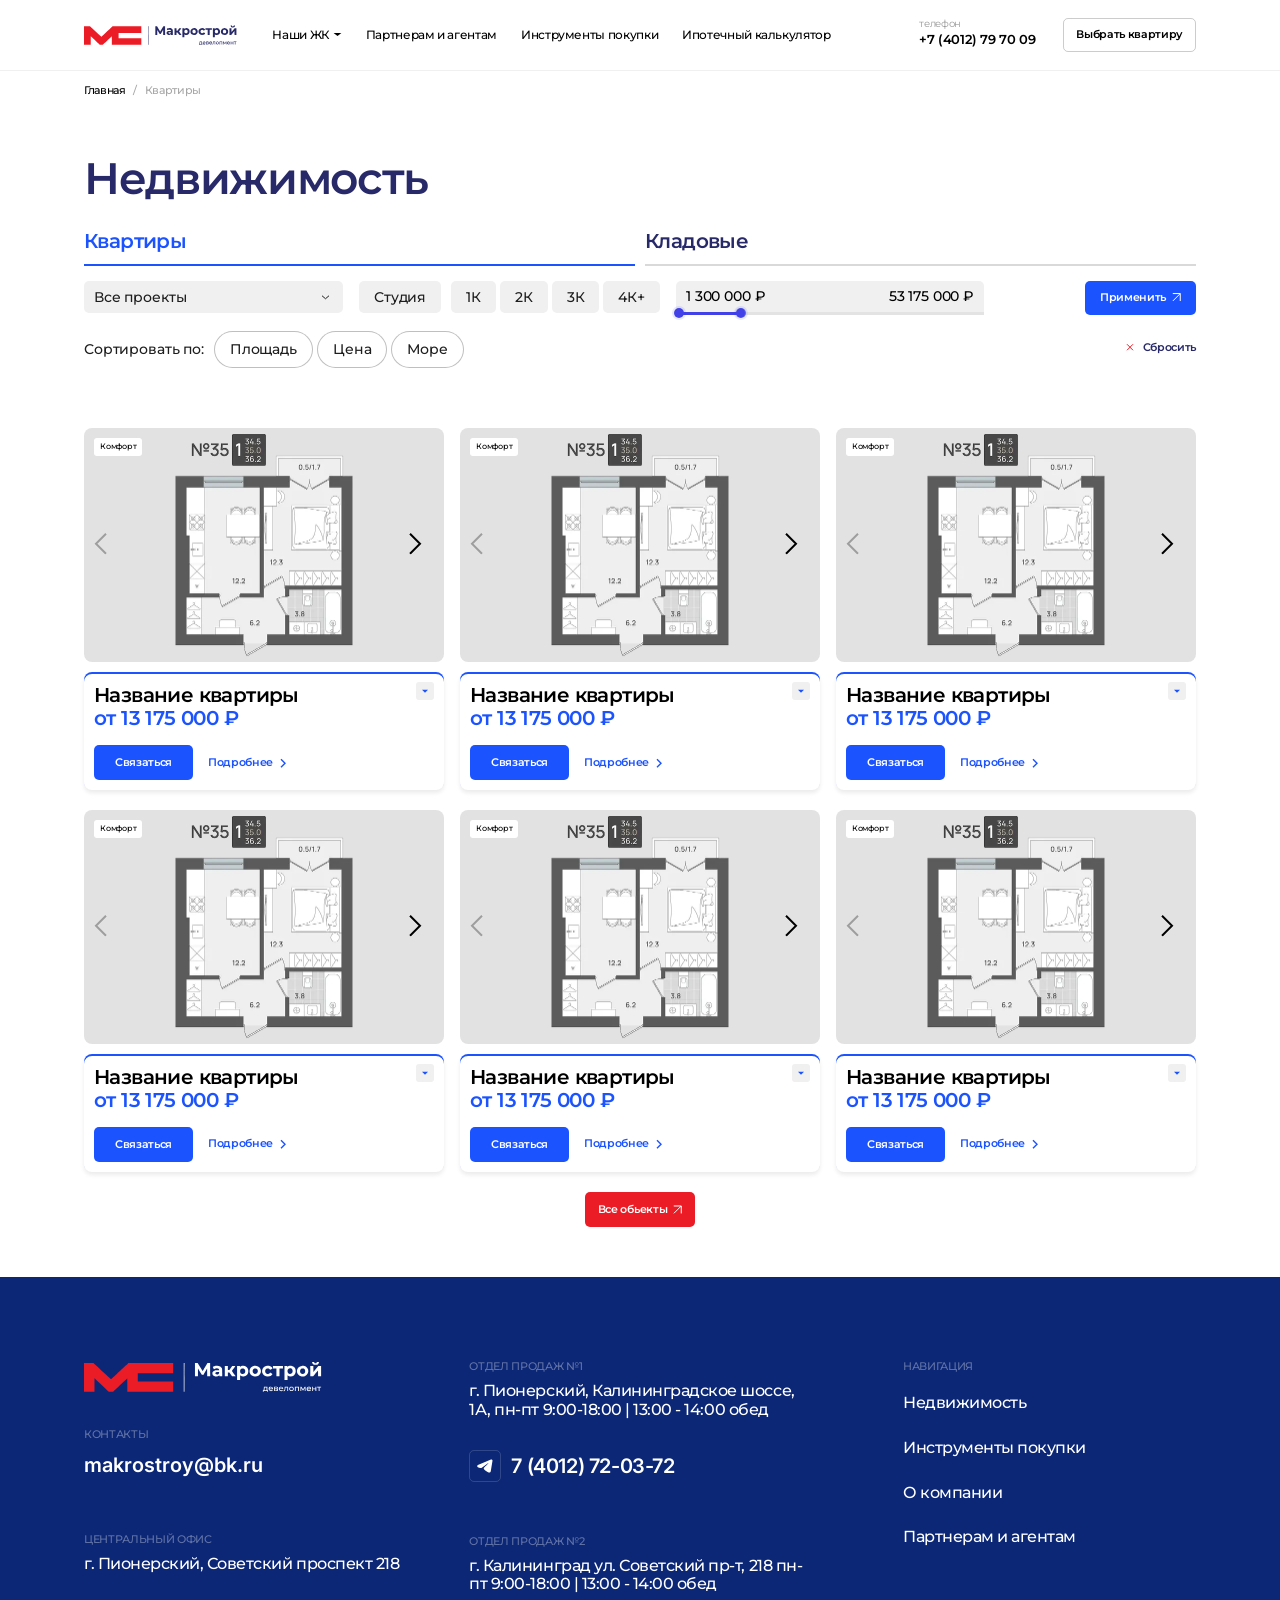
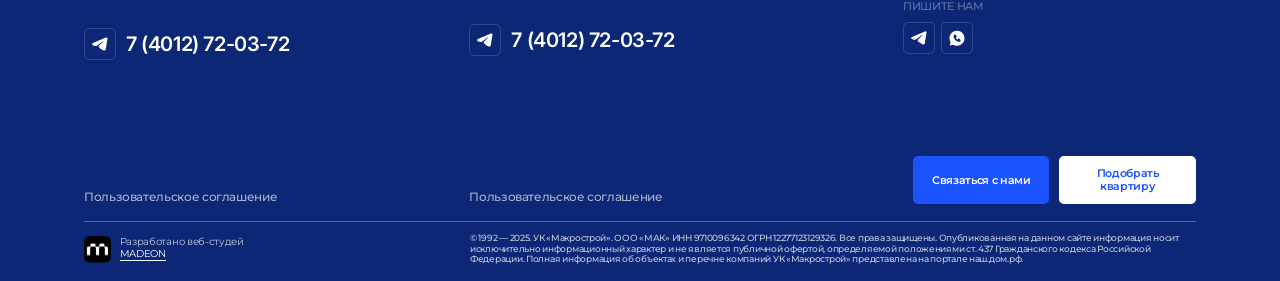
<file: property.html>
<!DOCTYPE html>
<html lang="ru">

	<head>
		<title>Квартиры</title>
		<meta charset="utf-8">
		<meta name="format-detection" content="telephone=no">
		<meta name="viewport" content="width=device-width, initial-scale=1.0">

		<link rel="stylesheet" href="css/styles.css?v=1742962320360" />

		<link rel="shortcut icon" type="image/x-icon" href="/favicon.ico" />
		<link rel="icon" type="image/svg+xml" href="/favicon.svg">

	</head>

	<body>
		<div class="wrapper">
			<header data-scroll class="header fix-block">
				<div class="header__container">
					<div class="header__content">
						<a href="#" class="header__logo">
							<img src="../img/icons/logo.svg" alt="">
						</a>
						<div class="header__menu menu">
							<div class="menu__icon">
								<div class="icon-menu">
									<span></span>
								</div>
							</div>
							<nav class="menu__body">
								<div class="menu__spollers spollers-menu">
									<div class="spollers-menu__item">
										<a href="#" class="spollers-menu__title">
											Наши ЖК
											<div class="spollers-menu__arrow-desc">
												<svg width="9" height="3" viewbox="0 0 9 3" fill="none" xmlns="http://www.w3.org/2000/svg">
													<path d="M4.5 0L8.39711 3H0.602886L4.5 0Z" fill="black" />
												</svg>
											</div>
											<div class="spollers-menu__arrow-mob">
												<svg width="10" height="16" viewbox="0 0 10 16" fill="none" xmlns="http://www.w3.org/2000/svg">
													<path d="M1 1L8 8L1 15" stroke="#1B53FF" stroke-width="2" />
												</svg>
											</div>
										</a>
										<div class="spollers-menu__body">
											<div class="spollers-menu__title-mob">
												<svg width="10" height="17" viewbox="0 0 10 17" fill="none" xmlns="http://www.w3.org/2000/svg">
													<path d="M9 1.5L2 8.5L9 15.5" stroke="#1B53FF" stroke-width="2" />
												</svg>
												Наши ЖК
											</div>
											<div data-simplebar class="spollers-menu__simplebar">
												<div class="spollers-menu__content">
													<div class="spollers-menu__column">
														<a href="#" class="spollers-menu__block">
															<div class="spollers-menu__image">
																<img loading="lazy" src="../img/apartment/image-1.webp" alt="">
															</div>
															<div class="spollers-menu__name">
																Сальвадор
															</div>
														</a>
													</div>
													<div class="spollers-menu__column">
														<a href="#" class="spollers-menu__block">
															<div class="spollers-menu__image">
																<img loading="lazy" src="../img/apartment/image-2.webp" alt="">
															</div>
															<div class="spollers-menu__name">
																Жадина
															</div>
														</a>
													</div>
													<div class="spollers-menu__column">
														<a href="#" class="spollers-menu__block">
															<div class="spollers-menu__image">
																<img loading="lazy" src="../img/apartment/image-3.webp" alt="">
															</div>
															<div class="spollers-menu__name">
																Сигнатур
															</div>
														</a>
													</div>
													<div class="spollers-menu__column">
														<a href="#" class="spollers-menu__block">
															<div class="spollers-menu__image">
																<img loading="lazy" src="../img/apartment/image-4.webp" alt="">
															</div>
															<div class="spollers-menu__name">
																Рыбное
															</div>
														</a>
													</div>
													<div class="spollers-menu__column">
														<a href="#" class="spollers-menu__block">
															<div class="spollers-menu__image">
																<img loading="lazy" src="../img/apartment/image-5.webp" alt="">
															</div>
															<div class="spollers-menu__name">
																Три симфонии
															</div>
														</a>
													</div>
													<div class="spollers-menu__column">
														<a href="#" class="spollers-menu__block">
															<div class="spollers-menu__image">
																<img loading="lazy" src="../img/apartment/image-6.webp" alt="">
															</div>
															<div class="spollers-menu__name">
																Октябренок
															</div>
														</a>
													</div>
													<div class="spollers-menu__column">
														<a href="#" class="spollers-menu__block">
															<div class="spollers-menu__image">
																<img loading="lazy" src="../img/apartment/image-7.webp" alt="">
															</div>
															<div class="spollers-menu__name">
																МС 18
															</div>
														</a>
													</div>
												</div>
											</div>
										</div>
									</div>
									<div class="spollers-menu__item">
										<a href="#" class="spollers-menu__title">Партнерам и агентам</a>
									</div>
									<div class="spollers-menu__item">
										<a href="#" class="spollers-menu__title">Инструменты покупки</a>
									</div>
									<div class="spollers-menu__item spollers-menu-calculator">
										<a href="#" class="spollers-menu__title">Ипотечный калькулятор</a>
									</div>
									<div class="spollers-menu__item spollers-menu-last">
										<a href="#" class="spollers-menu__title">
											Адреса отделов продаж
											<div class="spollers-menu__arrow-desc">
												<svg width="9" height="3" viewbox="0 0 9 3" fill="none" xmlns="http://www.w3.org/2000/svg">
													<path d="M4.5 0L8.39711 3H0.602886L4.5 0Z" fill="black" />
												</svg>
											</div>
											<div class="spollers-menu__arrow-mob">
												<svg width="10" height="16" viewbox="0 0 10 16" fill="none" xmlns="http://www.w3.org/2000/svg">
													<path d="M1 1L8 8L1 15" stroke="#1B53FF" stroke-width="2" />
												</svg>
											</div>
										</a>
										<div class="spollers-menu__body">
											<div class="spollers-menu__title-mob">
												<svg width="10" height="17" viewbox="0 0 10 17" fill="none" xmlns="http://www.w3.org/2000/svg">
													<path d="M9 1.5L2 8.5L9 15.5" stroke="#1B53FF" stroke-width="2" />
												</svg>
												Адреса отделов продаж
											</div>
											<div data-simplebar class="spollers-menu__simplebar">
												<div class="spollers-menu__content">
													<div class="spollers-menu__address address-spollers-menu">
														<div class="address-spollers-menu__column">
															<div class="address-spollers-menu__title">Отдел продаж №1</div>
															<div class="address-spollers-menu__subtitle">
																г. Пионерский, Калининградское шоссе, 1А, пн-пт 9:00-18:00 | 13:00 - 14:00 обед
															</div>
															<a href="tel:74012797009" class="address-spollers-menu__phone">
																<div class="address-spollers-menu__icon">
																	<svg width="16" height="14" viewbox="0 0 16 14" fill="none" xmlns="http://www.w3.org/2000/svg">
																		<path fill-rule="evenodd" clip-rule="evenodd" d="M13.9225 0.23235C14.1107 0.153105 14.3168 0.125774 14.5193 0.153201C14.7217 0.180628 14.9131 0.261812 15.0735
                                  0.388301C15.2339 0.51479 15.3574 0.68196 15.4313 0.872413C15.5052 1.06287 15.5267 1.26964 15.4935 1.47121L13.7655
                                  11.9527C13.5979 12.9638 12.4886 13.5436 11.5613 13.04C10.7857 12.6186 9.6337 11.9695 8.59751 11.2922C8.07942 10.9531
                                  6.49237 9.8674 6.68742 9.09483C6.85504 8.43426 9.5217 5.95197 11.0455 4.47616C11.6436 3.89635 11.3708 3.56187 10.6646
                                  4.09521C8.91066 5.4194 6.09466 7.43311 5.16361 7.99997C4.34227 8.49978 3.91408 8.58511 3.40208 8.49978C2.46799 8.34435
                                  1.6017 8.10359 0.894656 7.81026C-0.0607729 7.41407 -0.0142967 6.10054 0.893894 5.71806L13.9225 0.23235Z" fill="black" />
																	</svg>
																</div>
																<span>+7 (4012) 79-70-09</span>
															</a>
														</div>
														<div class="address-spollers-menu__column">
															<div class="address-spollers-menu__title">Отдел продаж №2</div>
															<div class="address-spollers-menu__subtitle">
																г. Калининград ул. Советский пр-т, 218 пн-пт 9:00-18:00 | 13:00 - 14:00 обед
															</div>
															<a href="tel:74012797009" class="address-spollers-menu__phone">
																<div class="address-spollers-menu__icon">
																	<svg width="16" height="14" viewbox="0 0 16 14" fill="none" xmlns="http://www.w3.org/2000/svg">
																		<path fill-rule="evenodd" clip-rule="evenodd" d="M13.9225 0.23235C14.1107 0.153105 14.3168 0.125774 14.5193 0.153201C14.7217 0.180628 14.9131 0.261812 15.0735
                                  0.388301C15.2339 0.51479 15.3574 0.68196 15.4313 0.872413C15.5052 1.06287 15.5267 1.26964 15.4935 1.47121L13.7655
                                  11.9527C13.5979 12.9638 12.4886 13.5436 11.5613 13.04C10.7857 12.6186 9.6337 11.9695 8.59751 11.2922C8.07942 10.9531
                                  6.49237 9.8674 6.68742 9.09483C6.85504 8.43426 9.5217 5.95197 11.0455 4.47616C11.6436 3.89635 11.3708 3.56187 10.6646
                                  4.09521C8.91066 5.4194 6.09466 7.43311 5.16361 7.99997C4.34227 8.49978 3.91408 8.58511 3.40208 8.49978C2.46799 8.34435
                                  1.6017 8.10359 0.894656 7.81026C-0.0607729 7.41407 -0.0142967 6.10054 0.893894 5.71806L13.9225 0.23235Z" fill="black" />
																	</svg>
																</div>
																<span>+7 (4012) 79-70-09</span>
															</a>
														</div>
														<div class="address-spollers-menu__column">
															<div class="address-spollers-menu__title">Центральный офис</div>
															<div class="address-spollers-menu__subtitle">
																г. Пионерский, Советский проспект 218
															</div>
															<a href="tel:74012720372" class="address-spollers-menu__phone">
																<div class="address-spollers-menu__icon">
																	<svg width="16" height="14" viewbox="0 0 16 14" fill="none" xmlns="http://www.w3.org/2000/svg">
																		<path fill-rule="evenodd" clip-rule="evenodd" d="M13.9225 0.23235C14.1107 0.153105 14.3168 0.125774 14.5193 0.153201C14.7217 0.180628 14.9131 0.261812 15.0735
                                  0.388301C15.2339 0.51479 15.3574 0.68196 15.4313 0.872413C15.5052 1.06287 15.5267 1.26964 15.4935 1.47121L13.7655
                                  11.9527C13.5979 12.9638 12.4886 13.5436 11.5613 13.04C10.7857 12.6186 9.6337 11.9695 8.59751 11.2922C8.07942 10.9531
                                  6.49237 9.8674 6.68742 9.09483C6.85504 8.43426 9.5217 5.95197 11.0455 4.47616C11.6436 3.89635 11.3708 3.56187 10.6646
                                  4.09521C8.91066 5.4194 6.09466 7.43311 5.16361 7.99997C4.34227 8.49978 3.91408 8.58511 3.40208 8.49978C2.46799 8.34435
                                  1.6017 8.10359 0.894656 7.81026C-0.0607729 7.41407 -0.0142967 6.10054 0.893894 5.71806L13.9225 0.23235Z" fill="black" />
																	</svg>
																</div>
																<span>7 (4012) 72-03-72</span>
															</a>
														</div>
													</div>
												</div>
											</div>
										</div>
									</div>
								</div>
								<div class="menu__contacts contacts-menu">
									<div class="contacts-menu__body">
										<div class="contacts-menu__column">
											<span>Контакты</span>
											<a href="mailto:makrostroy@bk.ru" class="contacts-menu__email">makrostroy@bk.ru</a>
										</div>
										<div class="contacts-menu__column">
											<span>Пишите нам</span>
											<div class="contacts-menu__socials">
												<div class="contacts-menu__social">
													<a href="#">
														<svg width="16" height="14" viewbox="0 0 16 14" fill="none" xmlns="http://www.w3.org/2000/svg">
															<path fill-rule="evenodd" clip-rule="evenodd" d="M13.9264 0.232319C14.1147 0.153074 14.3207 0.125743 14.5232 0.153171C14.7256 0.180598 14.917 0.261781 15.0774
                            0.38827C15.2378 0.514759 15.3613 0.68193 15.4352 0.872382C15.5091 1.06284 15.5306 1.26961 15.4974 1.47118L13.7694
                            11.9527C13.6018 12.9637 12.4925 13.5436 11.5652 13.0399C10.7896 12.6186 9.63761 11.9695 8.60142 11.2921C8.08332 10.9531
                            6.49628 9.86737 6.69132 9.0948C6.85894 8.43423 9.52561 5.95194 11.0494 4.47613C11.6475 3.89632 11.3748 3.56184 10.6685
                            4.09518C8.91456 5.41937 6.09856 7.43308 5.16751 7.99994C4.34618 8.49975 3.91799 8.58508 3.40599 8.49975C2.47189 8.34432
                            1.60561 8.10356 0.898562 7.81023C-0.0568666 7.41403 -0.0103904 6.10051 0.8978 5.71803L13.9264 0.232319Z" fill="black" />
														</svg>
													</a>
												</div>
												<div class="contacts-menu__social">
													<a href="#">
														<svg width="16" height="16" viewbox="0 0 16 16" fill="none" xmlns="http://www.w3.org/2000/svg">
															<path fill-rule="evenodd" clip-rule="evenodd" d="M8 0.498657C3.85775 0.498657 0.5 3.85641 0.5 7.99866C0.5 9.41616 0.89375 10.7437 1.5785 11.8747L0.9095
                            14.1487C0.871088 14.2792 0.868561 14.4177 0.902183 14.5496C0.935806 14.6815 1.00434 14.8019 1.10057 14.8981C1.1968
                            14.9943 1.31719 15.0629 1.44906 15.0965C1.58094 15.1301 1.71944 15.1276 1.85 15.0892L4.124 14.4202C5.29305 15.1274
                            6.63368 15.5004 8 15.4987C12.1423 15.4987 15.5 12.1409 15.5 7.99866C15.5 3.85641 12.1423 0.498657 8 0.498657ZM6.3035
                            9.69591C7.82075 11.2124 9.269 11.4127 9.7805 11.4314C10.5583 11.4599 11.3158 10.8659 11.6105 10.1767C11.6474 10.0908
                            11.6607 9.99675 11.6491 9.90407C11.6375 9.81138 11.6014 9.72347 11.5445 9.64941C11.1335 9.12441 10.5778 8.74716 10.0348
                            8.37216C9.92144 8.29358 9.78207 8.26202 9.64596 8.28413C9.50985 8.30623 9.38763 8.38026 9.305 8.49066L8.855
                            9.17691C8.83122 9.21366 8.79436 9.24 8.75188 9.25058C8.70941 9.26116 8.6645 9.2552 8.62625 9.23391C8.321 9.05916 7.87625
                            8.76216 7.55675 8.44266C7.23725 8.12316 6.95825 7.69866 6.8015 7.41291C6.78254 7.3765 6.77718 7.33452 6.78639
                            7.29452C6.7956 7.25451 6.81878 7.21911 6.85175 7.19466L7.54475 6.68016C7.64394 6.59435 7.70797 6.47496 7.72458
                            6.34487C7.74118 6.21477 7.7092 6.08313 7.63475 5.97516C7.29875 5.48316 6.90725 4.85766 6.3395 4.44291C6.26607 4.39015
                            6.18027 4.35725 6.09039 4.3474C6.00051 4.33754 5.90962 4.35107 5.8265 4.38666C5.1365 4.68216 4.5395 5.43966 4.568
                            6.21891C4.58675 6.73041 4.787 8.17866 6.3035 9.69591Z" fill="black" />
														</svg>
													</a>
												</div>
											</div>
										</div>
									</div>
									<div class="contacts-menu__buttons">
										<div class="contacts-menu__button">
											<a href="#" data-popup="#contact" class="button-blue">Связаться с нами</a>
										</div>
										<div class="contacts-menu__button">
											<a href="#" class="contacts-menu__find-button button-blue">Подобрать квартиру</a>
										</div>
									</div>
								</div>
							</nav>
						</div>
						<div class="header__contacts">
							<div class="header__phone">
								<span>Телефон</span>
								<a href="tel:74012797009">+7 (4012) 79 70 09</a>
							</div>
							<a href="#" class="header__button">Выбрать квартиру</a>
						</div>
					</div>
				</div>
			</header>
			<main class="page main-property">
				<div class="breadcrambs breadcrambs">
					<div class="breadcrambs__container">
						<div class="breadcrambs__content">
							<ul>
								<li>
									<a href="#">
										Главная
										<span>/</span>
									</a>
								</li>
								<li>
									<span>Квартиры</span>
								</li>
							</ul>
						</div>
					</div>
				</div>
				<div class="page__property property">
					<div class="property__container">
						<div class="property__titles titles">
							<div class="h2">Недвижимость</div>
						</div>
						<div data-watch data-watch-once class="property__content">
							<div data-tabs class="property__tabs tabs">
								<nav data-tabs-titles class="tabs__navigation">
									<button type="button" class="tabs__title _tab-active">
										<span>Квартиры</span>
									</button>
									<button type="button" class="tabs__title">
										<span>Кладовые</span>
									</button>
								</nav>
								<div data-tabs-body class="tabs__content">
									<div class="tabs__body">
										<div class="tabs__filter filter-tabs">
											<div class="filter-tabs__button-mob">
												Фильтры
												<div class="filter-tabs__icons">
													<div class="filter-tabs__icon">
														<span></span>
													</div>
												</div>
											</div>
											<form action="#" class="filter-tabs__content">
												<div class="filter-tabs__top">
													<div class="filter-tabs__close">
														<svg width="11" height="12" viewbox="0 0 11 12" fill="none" xmlns="http://www.w3.org/2000/svg">
															<path d="M10.6309 1.13525L0.630859 11.1353" stroke="white" />
															<path d="M0.630859 1.13525L10.6309 11.1353" stroke="white" />
														</svg>
													</div>
													<div class="filter-tabs__title">Квартиры</div>
												</div>
												<div class="filter-tabs__body">
													<div class="filter-tabs__column">
														<select name="form[]" class="filter-tabs__select">
															<option value="1" selected>Все проекты</option>
															<option value="2">Все проекты №2</option>
															<option value="3">Все проекты №3</option>
															<option value="4">Все проекты №4</option>
														</select>
													</div>
													<div class="filter-tabs__column">
														<div class="filter-tabs__checkboxes">
															<div class="filter-tabs__checkbox checkbox">
																<input id="c_1" class="checkbox__input" type="checkbox" value="1" name="form[]">
																<label for="c_1" class="checkbox__label">
																	<span class="checkbox__text">Студия</span>
																</label>
															</div>
															<div class="filter-tabs__checkbox checkbox">
																<input id="c_2" class="checkbox__input" type="checkbox" value="2" name="form[]">
																<label for="c_2" class="checkbox__label">
																	<span class="checkbox__text">1К</span>
																</label>
															</div>
															<div class="filter-tabs__checkbox checkbox">
																<input id="c_3" class="checkbox__input" type="checkbox" value="3" name="form[]">
																<label for="c_3" class="checkbox__label">
																	<span class="checkbox__text">2К</span>
																</label>
															</div>
															<div class="filter-tabs__checkbox checkbox">
																<input id="c_4" class="checkbox__input" type="checkbox" value="4" name="form[]">
																<label for="c_4" class="checkbox__label">
																	<span class="checkbox__text">3К</span>
																</label>
															</div>
															<div class="filter-tabs__checkbox checkbox">
																<input id="c_5" class="checkbox__input" type="checkbox" value="5" name="form[]">
																<label for="c_5" class="checkbox__label">
																	<span class="checkbox__text">4К+</span>
																</label>
															</div>
														</div>
													</div>
													<div class="filter-tabs__column">
														<div class="filter-tabs__rating rating-filter-tabs">
															<div class="rating-filter-tabs__values">
																<div class="rating-filter-tabs__value">
																	<div class="rating-filter-tabs__input">
																		<input placeholder="0" value="1 300 000" type="text" class="price-start">
																	</div>
																</div>
																<div class="rating-filter-tabs__value">
																	<div class="rating-filter-tabs__input">
																		<input placeholder="0" value="53 175 000" type="text" class="price-end">
																	</div>
																</div>
															</div>
															<div class="rating-filter-tabs__range"></div>
														</div>
													</div>
													<div class="filter-tabs__column">
														<div class="filter-tabs__sorting sorting-filter-tabs">
															<div class="sorting-filter-tabs__content">
																<div class="sorting-filter-tabs__title">Сортировать по:
																</div>
																<div class="sorting-filter-tabs__options options">
																	<div class="options__item">
																		<input hidden id="o_1" class="options__input" type="radio" value="1" name="option">
																		<label for="o_1" class="options__label">
																			<span class="options__text">Площадь</span>
																		</label>
																	</div>
																	<div class="options__item">
																		<input hidden id="o_2" class="options__input" type="radio" value="2" name="option">
																		<label for="o_2" class="options__label">
																			<span class="options__text">Цена</span>
																		</label>
																	</div>
																	<div class="options__item">
																		<input hidden id="o_3" class="options__input" type="radio" value="3" name="option">
																		<label for="o_3" class="options__label">
																			<span class="options__text">Море</span>
																		</label>
																	</div>
																</div>
															</div>
														</div>
													</div>
												</div>
												<div class="filter-tabs__buttons">
													<button type="button" class="filter-tabs__button button-blue">
														<span class="filter-tabs__button-text-desc">Применить</span>
														<span class="filter-tabs__button-text-mob">Найдено 423
															квартиры</span>
														<svg width="9" height="9" viewbox="0 0 9 9" fill="none" xmlns="http://www.w3.org/2000/svg">
															<path d="M0.897177 7.92013L8.2629 0.554403M8.2629 0.554403L0.788859 0.554403M8.2629 0.554403V8.02845" stroke="white" />
														</svg>
													</button>
													<button type="button" class="filter-tabs__clear">
														<svg width="8" height="8" viewbox="0 0 8 8" fill="none" xmlns="http://www.w3.org/2000/svg">
															<path d="M7 1.2373L1 7.2373" stroke="#EB1C25" />
															<path d="M1 1.2373L7 7.2373" stroke="#EB1C25" />
														</svg>
														Сбросить
														<span>фильтры</span>
													</button>
												</div>
											</form>
										</div>
										<div class="tabs__product-card product-card-tabs">
											<div class="product-card-tabs__content">
												<div class="product-card-tabs__body">
													<div class="product-card-tabs__column">
														<div class="product-card-tabs__item">
															<div class="product-card-tabs__top">
																<div class="product-card-tabs__tag">Комфорт</div>
																<div class="product-card-tabs__slider swiper">
																	<div data-gallery class="product-card-tabs__wrapper swiper-wrapper">
																		<a href="img/product.webp" class="product-card-tabs__slide swiper-slide">
																			<img loading="lazy" src="img/product.webp" alt="">
																		</a>
																		<a href="img/product.webp" class="product-card-tabs__slide swiper-slide">
																			<img loading="lazy" src="img/product.webp" alt="">
																		</a>
																		<a href="img/product.webp" class="product-card-tabs__slide swiper-slide">
																			<img loading="lazy" src="img/product.webp" alt="">
																		</a>
																	</div>
																</div>
																<div class="product-card-tabs__arrow-prev">
																	<svg width="13" height="22" viewbox="0 0 13 22" fill="none" xmlns="http://www.w3.org/2000/svg">
																		<path d="M12 1.2373L2 11.2373L12 21.2373" stroke="black" stroke-width="2" />
																	</svg>
																</div>
																<div class="product-card-tabs__arrow-next">
																	<svg width="13" height="22" viewbox="0 0 13 22" fill="none" xmlns="http://www.w3.org/2000/svg">
																		<path d="M1 1.2373L11 11.2373L1 21.2373" stroke="black" stroke-width="2" />
																	</svg>
																</div>
															</div>
															<div class="product-card-tabs__bottom">
																<div data-spollers="767.98, min" class="product-card-tabs__spollers spollers">
																	<div class="spollers__item">
																		<div data-spoller class="spollers__titles">
																			<div class="spollers__title">
																				<div class="spollers__name">Название
																					квартиры</div>
																				<div class="spollers__price">от 13 175 000 ₽
																				</div>
																			</div>
																			<div class="spollers__arrow">
																				<svg width="6" height="4" viewbox="0 0 6 4" fill="none" xmlns="http://www.w3.org/2000/svg">
																					<path d="M0 0.737305L3 3.7373L6 0.737305L0 0.737305Z" fill="#1B53FF" />
																				</svg>
																			</div>
																		</div>
																		<div class="spollers__body">
																			<div class="spollers__list">
																				<ul>
																					<li>Площадь - 200 м²</li>
																					<li>Особенность проекта №1</li>
																					<li>Особенность проекта №2</li>
																					<li>Особенность проекта №3</li>
																				</ul>
																			</div>
																		</div>
																	</div>
																</div>
																<div class="product-card-tabs__buttons">
																	<a data-popup="#contact" href="#" class="product-card-tabs__button button-blue">Связаться</a>
																	<a href="#" class="product-card-tabs__link">
																		Подробнее
																		<svg width="6" height="10" viewbox="0 0 6 10" fill="none" xmlns="http://www.w3.org/2000/svg">
																			<path d="M1 1.2373L5 5.2373L1 9.2373" stroke="#1B53FF" stroke-width="1.4" />
																		</svg>
																	</a>
																</div>
															</div>
														</div>
													</div>
													<div class="product-card-tabs__column">
														<div class="product-card-tabs__item">
															<div class="product-card-tabs__top">
																<div class="product-card-tabs__tag">Комфорт</div>
																<div class="product-card-tabs__slider swiper">
																	<div data-gallery class="product-card-tabs__wrapper swiper-wrapper">
																		<a href="img/product.webp" class="product-card-tabs__slide swiper-slide">
																			<img loading="lazy" src="img/product.webp" alt="">
																		</a>
																		<a href="img/product.webp" class="product-card-tabs__slide swiper-slide">
																			<img loading="lazy" src="img/product.webp" alt="">
																		</a>
																		<a href="img/product.webp" class="product-card-tabs__slide swiper-slide">
																			<img loading="lazy" src="img/product.webp" alt="">
																		</a>
																	</div>
																</div>
																<div class="product-card-tabs__arrow-prev">
																	<svg width="13" height="22" viewbox="0 0 13 22" fill="none" xmlns="http://www.w3.org/2000/svg">
																		<path d="M12 1.2373L2 11.2373L12 21.2373" stroke="black" stroke-width="2" />
																	</svg>
																</div>
																<div class="product-card-tabs__arrow-next">
																	<svg width="13" height="22" viewbox="0 0 13 22" fill="none" xmlns="http://www.w3.org/2000/svg">
																		<path d="M1 1.2373L11 11.2373L1 21.2373" stroke="black" stroke-width="2" />
																	</svg>
																</div>
															</div>
															<div class="product-card-tabs__bottom">
																<div data-spollers="768.98, min" class="product-card-tabs__spollers spollers">
																	<div class="spollers__item">
																		<div data-spoller class="spollers__titles">
																			<div class="spollers__title">
																				<div class="spollers__name">Название
																					квартиры</div>
																				<div class="spollers__price">от 13 175 000 ₽
																				</div>
																			</div>
																			<div class="spollers__arrow">
																				<svg width="6" height="4" viewbox="0 0 6 4" fill="none" xmlns="http://www.w3.org/2000/svg">
																					<path d="M0 0.737305L3 3.7373L6 0.737305L0 0.737305Z" fill="#1B53FF" />
																				</svg>
																			</div>
																		</div>
																		<div class="spollers__body">
																			<div class="spollers__list">
																				<ul>
																					<li>Площадь - 200 м²</li>
																					<li>Особенность проекта №1</li>
																					<li>Особенность проекта №2</li>
																					<li>Особенность проекта №3</li>
																				</ul>
																			</div>
																		</div>
																	</div>
																</div>
																<div class="product-card-tabs__buttons">
																	<a data-popup="#contact" href="#" class="product-card-tabs__button button-blue">Связаться</a>
																	<a href="#" class="product-card-tabs__link">
																		Подробнее
																		<svg width="6" height="10" viewbox="0 0 6 10" fill="none" xmlns="http://www.w3.org/2000/svg">
																			<path d="M1 1.2373L5 5.2373L1 9.2373" stroke="#1B53FF" stroke-width="1.4" />
																		</svg>
																	</a>
																</div>
															</div>
														</div>
													</div>
													<div class="product-card-tabs__column">
														<div class="product-card-tabs__item">
															<div class="product-card-tabs__top">
																<div class="product-card-tabs__tag">Комфорт</div>
																<div class="product-card-tabs__slider swiper">
																	<div data-gallery class="product-card-tabs__wrapper swiper-wrapper">
																		<a href="img/product.webp" class="product-card-tabs__slide swiper-slide">
																			<img loading="lazy" src="img/product.webp" alt="">
																		</a>
																		<a href="img/product.webp" class="product-card-tabs__slide swiper-slide">
																			<img loading="lazy" src="img/product.webp" alt="">
																		</a>
																		<a href="img/product.webp" class="product-card-tabs__slide swiper-slide">
																			<img loading="lazy" src="img/product.webp" alt="">
																		</a>
																	</div>
																</div>
																<div class="product-card-tabs__arrow-prev">
																	<svg width="13" height="22" viewbox="0 0 13 22" fill="none" xmlns="http://www.w3.org/2000/svg">
																		<path d="M12 1.2373L2 11.2373L12 21.2373" stroke="black" stroke-width="2" />
																	</svg>
																</div>
																<div class="product-card-tabs__arrow-next">
																	<svg width="13" height="22" viewbox="0 0 13 22" fill="none" xmlns="http://www.w3.org/2000/svg">
																		<path d="M1 1.2373L11 11.2373L1 21.2373" stroke="black" stroke-width="2" />
																	</svg>
																</div>
															</div>
															<div class="product-card-tabs__bottom">
																<div data-spollers="768.98, min" class="product-card-tabs__spollers spollers">
																	<div class="spollers__item">
																		<div data-spoller class="spollers__titles">
																			<div class="spollers__title">
																				<div class="spollers__name">Название
																					квартиры</div>
																				<div class="spollers__price">от 13 175 000 ₽
																				</div>
																			</div>
																			<div class="spollers__arrow">
																				<svg width="6" height="4" viewbox="0 0 6 4" fill="none" xmlns="http://www.w3.org/2000/svg">
																					<path d="M0 0.737305L3 3.7373L6 0.737305L0 0.737305Z" fill="#1B53FF" />
																				</svg>
																			</div>
																		</div>
																		<div class="spollers__body">
																			<div class="spollers__list">
																				<ul>
																					<li>Площадь - 200 м²</li>
																					<li>Особенность проекта №1</li>
																					<li>Особенность проекта №2</li>
																					<li>Особенность проекта №3</li>
																				</ul>
																			</div>
																		</div>
																	</div>
																</div>
																<div class="product-card-tabs__buttons">
																	<a data-popup="#contact" href="#" class="product-card-tabs__button button-blue">Связаться</a>
																	<a href="#" class="product-card-tabs__link">
																		Подробнее
																		<svg width="6" height="10" viewbox="0 0 6 10" fill="none" xmlns="http://www.w3.org/2000/svg">
																			<path d="M1 1.2373L5 5.2373L1 9.2373" stroke="#1B53FF" stroke-width="1.4" />
																		</svg>
																	</a>
																</div>
															</div>
														</div>
													</div>
													<div class="product-card-tabs__column">
														<div class="product-card-tabs__item">
															<div class="product-card-tabs__top">
																<div class="product-card-tabs__tag">Комфорт</div>
																<div class="product-card-tabs__slider swiper">
																	<div data-gallery class="product-card-tabs__wrapper swiper-wrapper">
																		<a href="img/product.webp" class="product-card-tabs__slide swiper-slide">
																			<img loading="lazy" src="img/product.webp" alt="">
																		</a>
																		<a href="img/product.webp" class="product-card-tabs__slide swiper-slide">
																			<img loading="lazy" src="img/product.webp" alt="">
																		</a>
																		<a href="img/product.webp" class="product-card-tabs__slide swiper-slide">
																			<img loading="lazy" src="img/product.webp" alt="">
																		</a>
																	</div>
																</div>
																<div class="product-card-tabs__arrow-prev">
																	<svg width="13" height="22" viewbox="0 0 13 22" fill="none" xmlns="http://www.w3.org/2000/svg">
																		<path d="M12 1.2373L2 11.2373L12 21.2373" stroke="black" stroke-width="2" />
																	</svg>
																</div>
																<div class="product-card-tabs__arrow-next">
																	<svg width="13" height="22" viewbox="0 0 13 22" fill="none" xmlns="http://www.w3.org/2000/svg">
																		<path d="M1 1.2373L11 11.2373L1 21.2373" stroke="black" stroke-width="2" />
																	</svg>
																</div>
															</div>
															<div class="product-card-tabs__bottom">
																<div data-spollers="768.98, min" class="product-card-tabs__spollers spollers">
																	<div class="spollers__item">
																		<div data-spoller class="spollers__titles">
																			<div class="spollers__title">
																				<div class="spollers__name">Название
																					квартиры</div>
																				<div class="spollers__price">от 13 175 000 ₽
																				</div>
																			</div>
																			<div class="spollers__arrow">
																				<svg width="6" height="4" viewbox="0 0 6 4" fill="none" xmlns="http://www.w3.org/2000/svg">
																					<path d="M0 0.737305L3 3.7373L6 0.737305L0 0.737305Z" fill="#1B53FF" />
																				</svg>
																			</div>
																		</div>
																		<div class="spollers__body">
																			<div class="spollers__list">
																				<ul>
																					<li>Площадь - 200 м²</li>
																					<li>Особенность проекта №1</li>
																					<li>Особенность проекта №2</li>
																					<li>Особенность проекта №3</li>
																				</ul>
																			</div>
																		</div>
																	</div>
																</div>
																<div class="product-card-tabs__buttons">
																	<a data-popup="#contact" href="#" class="product-card-tabs__button button-blue">Связаться</a>
																	<a href="#" class="product-card-tabs__link">
																		Подробнее
																		<svg width="6" height="10" viewbox="0 0 6 10" fill="none" xmlns="http://www.w3.org/2000/svg">
																			<path d="M1 1.2373L5 5.2373L1 9.2373" stroke="#1B53FF" stroke-width="1.4" />
																		</svg>
																	</a>
																</div>
															</div>
														</div>
													</div>
													<div class="product-card-tabs__column">
														<div class="product-card-tabs__item">
															<div class="product-card-tabs__top">
																<div class="product-card-tabs__tag">Комфорт</div>
																<div class="product-card-tabs__slider swiper">
																	<div data-gallery class="product-card-tabs__wrapper swiper-wrapper">
																		<a href="img/product.webp" class="product-card-tabs__slide swiper-slide">
																			<img loading="lazy" src="img/product.webp" alt="">
																		</a>
																		<a href="img/product.webp" class="product-card-tabs__slide swiper-slide">
																			<img loading="lazy" src="img/product.webp" alt="">
																		</a>
																		<a href="img/product.webp" class="product-card-tabs__slide swiper-slide">
																			<img loading="lazy" src="img/product.webp" alt="">
																		</a>
																	</div>
																</div>
																<div class="product-card-tabs__arrow-prev">
																	<svg width="13" height="22" viewbox="0 0 13 22" fill="none" xmlns="http://www.w3.org/2000/svg">
																		<path d="M12 1.2373L2 11.2373L12 21.2373" stroke="black" stroke-width="2" />
																	</svg>
																</div>
																<div class="product-card-tabs__arrow-next">
																	<svg width="13" height="22" viewbox="0 0 13 22" fill="none" xmlns="http://www.w3.org/2000/svg">
																		<path d="M1 1.2373L11 11.2373L1 21.2373" stroke="black" stroke-width="2" />
																	</svg>
																</div>
															</div>
															<div class="product-card-tabs__bottom">
																<div data-spollers="768.98, min" class="product-card-tabs__spollers spollers">
																	<div class="spollers__item">
																		<div data-spoller class="spollers__titles">
																			<div class="spollers__title">
																				<div class="spollers__name">Название
																					квартиры</div>
																				<div class="spollers__price">от 13 175 000 ₽
																				</div>
																			</div>
																			<div class="spollers__arrow">
																				<svg width="6" height="4" viewbox="0 0 6 4" fill="none" xmlns="http://www.w3.org/2000/svg">
																					<path d="M0 0.737305L3 3.7373L6 0.737305L0 0.737305Z" fill="#1B53FF" />
																				</svg>
																			</div>
																		</div>
																		<div class="spollers__body">
																			<div class="spollers__list">
																				<ul>
																					<li>Площадь - 200 м²</li>
																					<li>Особенность проекта №1</li>
																					<li>Особенность проекта №2</li>
																					<li>Особенность проекта №3</li>
																				</ul>
																			</div>
																		</div>
																	</div>
																</div>
																<div class="product-card-tabs__buttons">
																	<a data-popup="#contact" href="#" class="product-card-tabs__button button-blue">Связаться</a>
																	<a href="#" class="product-card-tabs__link">
																		Подробнее
																		<svg width="6" height="10" viewbox="0 0 6 10" fill="none" xmlns="http://www.w3.org/2000/svg">
																			<path d="M1 1.2373L5 5.2373L1 9.2373" stroke="#1B53FF" stroke-width="1.4" />
																		</svg>
																	</a>
																</div>
															</div>
														</div>
													</div>
													<div class="product-card-tabs__column">
														<div class="product-card-tabs__item">
															<div class="product-card-tabs__top">
																<div class="product-card-tabs__tag">Комфорт</div>
																<div class="product-card-tabs__slider swiper">
																	<div data-gallery class="product-card-tabs__wrapper swiper-wrapper">
																		<a href="img/product.webp" class="product-card-tabs__slide swiper-slide">
																			<img loading="lazy" src="img/product.webp" alt="">
																		</a>
																		<a href="img/product.webp" class="product-card-tabs__slide swiper-slide">
																			<img loading="lazy" src="img/product.webp" alt="">
																		</a>
																		<a href="img/product.webp" class="product-card-tabs__slide swiper-slide">
																			<img loading="lazy" src="img/product.webp" alt="">
																		</a>
																	</div>
																</div>
																<div class="product-card-tabs__arrow-prev">
																	<svg width="13" height="22" viewbox="0 0 13 22" fill="none" xmlns="http://www.w3.org/2000/svg">
																		<path d="M12 1.2373L2 11.2373L12 21.2373" stroke="black" stroke-width="2" />
																	</svg>
																</div>
																<div class="product-card-tabs__arrow-next">
																	<svg width="13" height="22" viewbox="0 0 13 22" fill="none" xmlns="http://www.w3.org/2000/svg">
																		<path d="M1 1.2373L11 11.2373L1 21.2373" stroke="black" stroke-width="2" />
																	</svg>
																</div>
															</div>
															<div class="product-card-tabs__bottom">
																<div data-spollers="768.98, min" class="product-card-tabs__spollers spollers">
																	<div class="spollers__item">
																		<div data-spoller class="spollers__titles">
																			<div class="spollers__title">
																				<div class="spollers__name">Название
																					квартиры</div>
																				<div class="spollers__price">от 13 175 000 ₽
																				</div>
																			</div>
																			<div class="spollers__arrow">
																				<svg width="6" height="4" viewbox="0 0 6 4" fill="none" xmlns="http://www.w3.org/2000/svg">
																					<path d="M0 0.737305L3 3.7373L6 0.737305L0 0.737305Z" fill="#1B53FF" />
																				</svg>
																			</div>
																		</div>
																		<div class="spollers__body">
																			<div class="spollers__list">
																				<ul>
																					<li>Площадь - 200 м²</li>
																					<li>Особенность проекта №1</li>
																					<li>Особенность проекта №2</li>
																					<li>Особенность проекта №3</li>
																				</ul>
																			</div>
																		</div>
																	</div>
																</div>
																<div class="product-card-tabs__buttons">
																	<a data-popup="#contact" href="#" class="product-card-tabs__button button-blue">Связаться</a>
																	<a href="#" class="product-card-tabs__link">
																		Подробнее
																		<svg width="6" height="10" viewbox="0 0 6 10" fill="none" xmlns="http://www.w3.org/2000/svg">
																			<path d="M1 1.2373L5 5.2373L1 9.2373" stroke="#1B53FF" stroke-width="1.4" />
																		</svg>
																	</a>
																</div>
															</div>
														</div>
													</div>
												</div>
												<a href="#" class="product-card-tabs__button-all button-red">
													Все обьекты
													<svg width="9" height="9" viewbox="0 0 9 9" fill="none" xmlns="http://www.w3.org/2000/svg">
														<path d="M0.897177 8.34005L8.2629 0.974325M8.2629 0.974325L0.788859 0.974325M8.2629 0.974325V8.44837" stroke="white" />
													</svg>
												</a>
												<a href="#" class="product-card-tabs__button-all-mob button-blue">
													Показать еще 21 из 41
												</a>
											</div>
										</div>
									</div>
									<div class="tabs__body">
										<div class="tabs__filter filter-tabs">
											<div class="filter-tabs__button-mob">
												Фильтры
												<div class="filter-tabs__icons">
													<div class="filter-tabs__icon">
														<span></span>
													</div>
												</div>
											</div>
											<form action="#" class="filter-tabs__content">
												<div class="filter-tabs__top">
													<div class="filter-tabs__close">
														<svg width="11" height="12" viewbox="0 0 11 12" fill="none" xmlns="http://www.w3.org/2000/svg">
															<path d="M10.6309 1.13525L0.630859 11.1353" stroke="white" />
															<path d="M0.630859 1.13525L10.6309 11.1353" stroke="white" />
														</svg>
													</div>
													<div class="filter-tabs__title">Кладовые</div>
												</div>
												<div class="filter-tabs__body">
													<div class="filter-tabs__column">
														<select name="form[]" class="filter-tabs__select">
															<option value="1" selected>Все проекты</option>
															<option value="2">Все проекты №2</option>
															<option value="3">Все проекты №3</option>
															<option value="4">Все проекты №4</option>
														</select>
													</div>
													<div class="filter-tabs__column">
														<div class="filter-tabs__checkboxes">
															<div class="filter-tabs__checkbox checkbox">
																<input id="c_6" class="checkbox__input" type="checkbox" value="6" name="form[2]">
																<label for="c_6" class="checkbox__label">
																	<span class="checkbox__text">Студия</span>
																</label>
															</div>
															<div class="filter-tabs__checkbox checkbox">
																<input id="c_7" class="checkbox__input" type="checkbox" value="7" name="form[2]">
																<label for="c_7" class="checkbox__label">
																	<span class="checkbox__text">1К</span>
																</label>
															</div>
															<div class="filter-tabs__checkbox checkbox">
																<input id="c_8" class="checkbox__input" type="checkbox" value="8" name="form[2]">
																<label for="c_8" class="checkbox__label">
																	<span class="checkbox__text">2К</span>
																</label>
															</div>
															<div class="filter-tabs__checkbox checkbox">
																<input id="c_9" class="checkbox__input" type="checkbox" value="9" name="form[2]">
																<label for="c_9" class="checkbox__label">
																	<span class="checkbox__text">3К</span>
																</label>
															</div>
															<div class="filter-tabs__checkbox checkbox">
																<input id="c_10" class="checkbox__input" type="checkbox" value="10" name="form[2]">
																<label for="c_10" class="checkbox__label">
																	<span class="checkbox__text">4К+</span>
																</label>
															</div>
														</div>
													</div>
													<div class="filter-tabs__column">
														<div class="filter-tabs__rating rating-filter-tabs">
															<div class="rating-filter-tabs__values">
																<div class="rating-filter-tabs__value">
																	<div class="rating-filter-tabs__input">
																		<input placeholder="0" value="1 300 000" type="text" class="price-start">
																	</div>
																</div>
																<div class="rating-filter-tabs__value">
																	<div class="rating-filter-tabs__input">
																		<input placeholder="0" value="53 175 000" type="text" class="price-end">
																	</div>
																</div>
															</div>
															<div class="rating-filter-tabs__range"></div>
														</div>
													</div>
													<div class="filter-tabs__column">
														<div class="filter-tabs__sorting sorting-filter-tabs">
															<div class="sorting-filter-tabs__content">
																<div class="sorting-filter-tabs__title">Сортировать по:
																</div>
																<div class="sorting-filter-tabs__options options">
																	<div class="options__item">
																		<input hidden id="o_4" class="options__input" type="radio" value="4" name="option_2">
																		<label for="o_4" class="options__label">
																			<span class="options__text">Площадь</span>
																		</label>
																	</div>
																	<div class="options__item">
																		<input hidden id="o_5" class="options__input" type="radio" value="5" name="option_2">
																		<label for="o_5" class="options__label">
																			<span class="options__text">Цена</span>
																		</label>
																	</div>
																	<div class="options__item">
																		<input hidden id="o_6" class="options__input" type="radio" value="6" name="option_2">
																		<label for="o_6" class="options__label">
																			<span class="options__text">Море</span>
																		</label>
																	</div>
																</div>
															</div>
														</div>
													</div>
												</div>
												<div class="filter-tabs__buttons">
													<button type="button" class="filter-tabs__button button-blue">
														<span class="filter-tabs__button-text-desc">Применить</span>
														<span class="filter-tabs__button-text-mob">Найдено 423
															квартиры</span>
														<svg width="9" height="9" viewbox="0 0 9 9" fill="none" xmlns="http://www.w3.org/2000/svg">
															<path d="M0.897177 7.92013L8.2629 0.554403M8.2629 0.554403L0.788859 0.554403M8.2629 0.554403V8.02845" stroke="white" />
														</svg>
													</button>
													<button type="button" class="filter-tabs__clear">
														<svg width="8" height="8" viewbox="0 0 8 8" fill="none" xmlns="http://www.w3.org/2000/svg">
															<path d="M7 1.2373L1 7.2373" stroke="#EB1C25" />
															<path d="M1 1.2373L7 7.2373" stroke="#EB1C25" />
														</svg>
														Сбросить
														<span>фильтры</span>
													</button>
												</div>
											</form>
										</div>
										<div class="tabs__product-card product-card-tabs">
											<div class="product-card-tabs__content">
												<div class="product-card-tabs__body">
													<div class="product-card-tabs__column">
														<div class="product-card-tabs__item">
															<div class="product-card-tabs__top">
																<div class="product-card-tabs__tag">Комфорт</div>
																<div class="product-card-tabs__slider swiper">
																	<div data-gallery class="product-card-tabs__wrapper swiper-wrapper">
																		<a href="img/product.webp" class="product-card-tabs__slide swiper-slide">
																			<img loading="lazy" src="img/product.webp" alt="">
																		</a>
																		<a href="img/product.webp" class="product-card-tabs__slide swiper-slide">
																			<img loading="lazy" src="img/product.webp" alt="">
																		</a>
																		<a href="img/product.webp" class="product-card-tabs__slide swiper-slide">
																			<img loading="lazy" src="img/product.webp" alt="">
																		</a>
																	</div>
																</div>
																<div class="product-card-tabs__arrow-prev">
																	<svg width="13" height="22" viewbox="0 0 13 22" fill="none" xmlns="http://www.w3.org/2000/svg">
																		<path d="M12 1.2373L2 11.2373L12 21.2373" stroke="black" stroke-width="2" />
																	</svg>
																</div>
																<div class="product-card-tabs__arrow-next">
																	<svg width="13" height="22" viewbox="0 0 13 22" fill="none" xmlns="http://www.w3.org/2000/svg">
																		<path d="M1 1.2373L11 11.2373L1 21.2373" stroke="black" stroke-width="2" />
																	</svg>
																</div>
															</div>
															<div class="product-card-tabs__bottom">
																<div data-spollers="768.98, min" class="product-card-tabs__spollers spollers">
																	<div class="spollers__item">
																		<div data-spoller class="spollers__titles">
																			<div class="spollers__title">
																				<div class="spollers__name">Название
																					квартиры</div>
																				<div class="spollers__price">от 13 175 000 ₽
																				</div>
																			</div>
																			<div class="spollers__arrow">
																				<svg width="6" height="4" viewbox="0 0 6 4" fill="none" xmlns="http://www.w3.org/2000/svg">
																					<path d="M0 0.737305L3 3.7373L6 0.737305L0 0.737305Z" fill="#1B53FF" />
																				</svg>
																			</div>
																		</div>
																		<div class="spollers__body">
																			<div class="spollers__list">
																				<ul>
																					<li>Площадь - 200 м²</li>
																					<li>Особенность проекта №1</li>
																					<li>Особенность проекта №2</li>
																					<li>Особенность проекта №3</li>
																				</ul>
																			</div>
																		</div>
																	</div>
																</div>
																<div class="product-card-tabs__buttons">
																	<a data-popup="#contact" href="#" class="product-card-tabs__button button-blue">Связаться</a>
																	<a href="#" class="product-card-tabs__link">
																		Подробнее
																		<svg width="6" height="10" viewbox="0 0 6 10" fill="none" xmlns="http://www.w3.org/2000/svg">
																			<path d="M1 1.2373L5 5.2373L1 9.2373" stroke="#1B53FF" stroke-width="1.4" />
																		</svg>
																	</a>
																</div>
															</div>
														</div>
													</div>
													<div class="product-card-tabs__column">
														<div class="product-card-tabs__item">
															<div class="product-card-tabs__top">
																<div class="product-card-tabs__tag">Комфорт</div>
																<div class="product-card-tabs__slider swiper">
																	<div data-gallery class="product-card-tabs__wrapper swiper-wrapper">
																		<a href="img/product.webp" class="product-card-tabs__slide swiper-slide">
																			<img loading="lazy" src="img/product.webp" alt="">
																		</a>
																		<a href="img/product.webp" class="product-card-tabs__slide swiper-slide">
																			<img loading="lazy" src="img/product.webp" alt="">
																		</a>
																		<a href="img/product.webp" class="product-card-tabs__slide swiper-slide">
																			<img loading="lazy" src="img/product.webp" alt="">
																		</a>
																	</div>
																</div>
																<div class="product-card-tabs__arrow-prev">
																	<svg width="13" height="22" viewbox="0 0 13 22" fill="none" xmlns="http://www.w3.org/2000/svg">
																		<path d="M12 1.2373L2 11.2373L12 21.2373" stroke="black" stroke-width="2" />
																	</svg>
																</div>
																<div class="product-card-tabs__arrow-next">
																	<svg width="13" height="22" viewbox="0 0 13 22" fill="none" xmlns="http://www.w3.org/2000/svg">
																		<path d="M1 1.2373L11 11.2373L1 21.2373" stroke="black" stroke-width="2" />
																	</svg>
																</div>
															</div>
															<div class="product-card-tabs__bottom">
																<div data-spollers="768.98, min" class="product-card-tabs__spollers spollers">
																	<div class="spollers__item">
																		<div data-spoller class="spollers__titles">
																			<div class="spollers__title">
																				<div class="spollers__name">Название
																					квартиры</div>
																				<div class="spollers__price">от 13 175 000 ₽
																				</div>
																			</div>
																			<div class="spollers__arrow">
																				<svg width="6" height="4" viewbox="0 0 6 4" fill="none" xmlns="http://www.w3.org/2000/svg">
																					<path d="M0 0.737305L3 3.7373L6 0.737305L0 0.737305Z" fill="#1B53FF" />
																				</svg>
																			</div>
																		</div>
																		<div class="spollers__body">
																			<div class="spollers__list">
																				<ul>
																					<li>Площадь - 200 м²</li>
																					<li>Особенность проекта №1</li>
																					<li>Особенность проекта №2</li>
																					<li>Особенность проекта №3</li>
																				</ul>
																			</div>
																		</div>
																	</div>
																</div>
																<div class="product-card-tabs__buttons">
																	<a data-popup="#contact" href="#" class="product-card-tabs__button button-blue">Связаться</a>
																	<a href="#" class="product-card-tabs__link">
																		Подробнее
																		<svg width="6" height="10" viewbox="0 0 6 10" fill="none" xmlns="http://www.w3.org/2000/svg">
																			<path d="M1 1.2373L5 5.2373L1 9.2373" stroke="#1B53FF" stroke-width="1.4" />
																		</svg>
																	</a>
																</div>
															</div>
														</div>
													</div>
													<div class="product-card-tabs__column">
														<div class="product-card-tabs__item">
															<div class="product-card-tabs__top">
																<div class="product-card-tabs__tag">Комфорт</div>
																<div class="product-card-tabs__slider swiper">
																	<div data-gallery class="product-card-tabs__wrapper swiper-wrapper">
																		<a href="img/product.webp" class="product-card-tabs__slide swiper-slide">
																			<img loading="lazy" src="img/product.webp" alt="">
																		</a>
																		<a href="img/product.webp" class="product-card-tabs__slide swiper-slide">
																			<img loading="lazy" src="img/product.webp" alt="">
																		</a>
																		<a href="img/product.webp" class="product-card-tabs__slide swiper-slide">
																			<img loading="lazy" src="img/product.webp" alt="">
																		</a>
																	</div>
																</div>
																<div class="product-card-tabs__arrow-prev">
																	<svg width="13" height="22" viewbox="0 0 13 22" fill="none" xmlns="http://www.w3.org/2000/svg">
																		<path d="M12 1.2373L2 11.2373L12 21.2373" stroke="black" stroke-width="2" />
																	</svg>
																</div>
																<div class="product-card-tabs__arrow-next">
																	<svg width="13" height="22" viewbox="0 0 13 22" fill="none" xmlns="http://www.w3.org/2000/svg">
																		<path d="M1 1.2373L11 11.2373L1 21.2373" stroke="black" stroke-width="2" />
																	</svg>
																</div>
															</div>
															<div class="product-card-tabs__bottom">
																<div data-spollers="768.98, min" class="product-card-tabs__spollers spollers">
																	<div class="spollers__item">
																		<div data-spoller class="spollers__titles">
																			<div class="spollers__title">
																				<div class="spollers__name">Название
																					квартиры</div>
																				<div class="spollers__price">от 13 175 000 ₽
																				</div>
																			</div>
																			<div class="spollers__arrow">
																				<svg width="6" height="4" viewbox="0 0 6 4" fill="none" xmlns="http://www.w3.org/2000/svg">
																					<path d="M0 0.737305L3 3.7373L6 0.737305L0 0.737305Z" fill="#1B53FF" />
																				</svg>
																			</div>
																		</div>
																		<div class="spollers__body">
																			<div class="spollers__list">
																				<ul>
																					<li>Площадь - 200 м²</li>
																					<li>Особенность проекта №1</li>
																					<li>Особенность проекта №2</li>
																					<li>Особенность проекта №3</li>
																				</ul>
																			</div>
																		</div>
																	</div>
																</div>
																<div class="product-card-tabs__buttons">
																	<a data-popup="#contact" href="#" class="product-card-tabs__button button-blue">Связаться</a>
																	<a href="#" class="product-card-tabs__link">
																		Подробнее
																		<svg width="6" height="10" viewbox="0 0 6 10" fill="none" xmlns="http://www.w3.org/2000/svg">
																			<path d="M1 1.2373L5 5.2373L1 9.2373" stroke="#1B53FF" stroke-width="1.4" />
																		</svg>
																	</a>
																</div>
															</div>
														</div>
													</div>
													<div class="product-card-tabs__column">
														<div class="product-card-tabs__item">
															<div class="product-card-tabs__top">
																<div class="product-card-tabs__tag">Комфорт</div>
																<div class="product-card-tabs__slider swiper">
																	<div data-gallery class="product-card-tabs__wrapper swiper-wrapper">
																		<a href="img/product.webp" class="product-card-tabs__slide swiper-slide">
																			<img loading="lazy" src="img/product.webp" alt="">
																		</a>
																		<a href="img/product.webp" class="product-card-tabs__slide swiper-slide">
																			<img loading="lazy" src="img/product.webp" alt="">
																		</a>
																		<a href="img/product.webp" class="product-card-tabs__slide swiper-slide">
																			<img loading="lazy" src="img/product.webp" alt="">
																		</a>
																	</div>
																</div>
																<div class="product-card-tabs__arrow-prev">
																	<svg width="13" height="22" viewbox="0 0 13 22" fill="none" xmlns="http://www.w3.org/2000/svg">
																		<path d="M12 1.2373L2 11.2373L12 21.2373" stroke="black" stroke-width="2" />
																	</svg>
																</div>
																<div class="product-card-tabs__arrow-next">
																	<svg width="13" height="22" viewbox="0 0 13 22" fill="none" xmlns="http://www.w3.org/2000/svg">
																		<path d="M1 1.2373L11 11.2373L1 21.2373" stroke="black" stroke-width="2" />
																	</svg>
																</div>
															</div>
															<div class="product-card-tabs__bottom">
																<div data-spollers="768.98, min" class="product-card-tabs__spollers spollers">
																	<div class="spollers__item">
																		<div data-spoller class="spollers__titles">
																			<div class="spollers__title">
																				<div class="spollers__name">Название
																					квартиры</div>
																				<div class="spollers__price">от 13 175 000 ₽
																				</div>
																			</div>
																			<div class="spollers__arrow">
																				<svg width="6" height="4" viewbox="0 0 6 4" fill="none" xmlns="http://www.w3.org/2000/svg">
																					<path d="M0 0.737305L3 3.7373L6 0.737305L0 0.737305Z" fill="#1B53FF" />
																				</svg>
																			</div>
																		</div>
																		<div class="spollers__body">
																			<div class="spollers__list">
																				<ul>
																					<li>Площадь - 200 м²</li>
																					<li>Особенность проекта №1</li>
																					<li>Особенность проекта №2</li>
																					<li>Особенность проекта №3</li>
																				</ul>
																			</div>
																		</div>
																	</div>
																</div>
																<div class="product-card-tabs__buttons">
																	<a data-popup="#contact" href="#" class="product-card-tabs__button button-blue">Связаться</a>
																	<a href="#" class="product-card-tabs__link">
																		Подробнее
																		<svg width="6" height="10" viewbox="0 0 6 10" fill="none" xmlns="http://www.w3.org/2000/svg">
																			<path d="M1 1.2373L5 5.2373L1 9.2373" stroke="#1B53FF" stroke-width="1.4" />
																		</svg>
																	</a>
																</div>
															</div>
														</div>
													</div>
													<div class="product-card-tabs__column">
														<div class="product-card-tabs__item">
															<div class="product-card-tabs__top">
																<div class="product-card-tabs__tag">Комфорт</div>
																<div class="product-card-tabs__slider swiper">
																	<div data-gallery class="product-card-tabs__wrapper swiper-wrapper">
																		<a href="img/product.webp" class="product-card-tabs__slide swiper-slide">
																			<img loading="lazy" src="img/product.webp" alt="">
																		</a>
																		<a href="img/product.webp" class="product-card-tabs__slide swiper-slide">
																			<img loading="lazy" src="img/product.webp" alt="">
																		</a>
																		<a href="img/product.webp" class="product-card-tabs__slide swiper-slide">
																			<img loading="lazy" src="img/product.webp" alt="">
																		</a>
																	</div>
																</div>
																<div class="product-card-tabs__arrow-prev">
																	<svg width="13" height="22" viewbox="0 0 13 22" fill="none" xmlns="http://www.w3.org/2000/svg">
																		<path d="M12 1.2373L2 11.2373L12 21.2373" stroke="black" stroke-width="2" />
																	</svg>
																</div>
																<div class="product-card-tabs__arrow-next">
																	<svg width="13" height="22" viewbox="0 0 13 22" fill="none" xmlns="http://www.w3.org/2000/svg">
																		<path d="M1 1.2373L11 11.2373L1 21.2373" stroke="black" stroke-width="2" />
																	</svg>
																</div>
															</div>
															<div class="product-card-tabs__bottom">
																<div data-spollers="768.98, min" class="product-card-tabs__spollers spollers">
																	<div class="spollers__item">
																		<div data-spoller class="spollers__titles">
																			<div class="spollers__title">
																				<div class="spollers__name">Название
																					квартиры</div>
																				<div class="spollers__price">от 13 175 000 ₽
																				</div>
																			</div>
																			<div class="spollers__arrow">
																				<svg width="6" height="4" viewbox="0 0 6 4" fill="none" xmlns="http://www.w3.org/2000/svg">
																					<path d="M0 0.737305L3 3.7373L6 0.737305L0 0.737305Z" fill="#1B53FF" />
																				</svg>
																			</div>
																		</div>
																		<div class="spollers__body">
																			<div class="spollers__list">
																				<ul>
																					<li>Площадь - 200 м²</li>
																					<li>Особенность проекта №1</li>
																					<li>Особенность проекта №2</li>
																					<li>Особенность проекта №3</li>
																				</ul>
																			</div>
																		</div>
																	</div>
																</div>
																<div class="product-card-tabs__buttons">
																	<a data-popup="#contact" href="#" class="product-card-tabs__button button-blue">Связаться</a>
																	<a href="#" class="product-card-tabs__link">
																		Подробнее
																		<svg width="6" height="10" viewbox="0 0 6 10" fill="none" xmlns="http://www.w3.org/2000/svg">
																			<path d="M1 1.2373L5 5.2373L1 9.2373" stroke="#1B53FF" stroke-width="1.4" />
																		</svg>
																	</a>
																</div>
															</div>
														</div>
													</div>
													<div class="product-card-tabs__column">
														<div class="product-card-tabs__item">
															<div class="product-card-tabs__top">
																<div class="product-card-tabs__tag">Комфорт</div>
																<div class="product-card-tabs__slider swiper">
																	<div data-gallery class="product-card-tabs__wrapper swiper-wrapper">
																		<a href="img/product.webp" class="product-card-tabs__slide swiper-slide">
																			<img loading="lazy" src="img/product.webp" alt="">
																		</a>
																		<a href="img/product.webp" class="product-card-tabs__slide swiper-slide">
																			<img loading="lazy" src="img/product.webp" alt="">
																		</a>
																		<a href="img/product.webp" class="product-card-tabs__slide swiper-slide">
																			<img loading="lazy" src="img/product.webp" alt="">
																		</a>
																	</div>
																</div>
																<div class="product-card-tabs__arrow-prev">
																	<svg width="13" height="22" viewbox="0 0 13 22" fill="none" xmlns="http://www.w3.org/2000/svg">
																		<path d="M12 1.2373L2 11.2373L12 21.2373" stroke="black" stroke-width="2" />
																	</svg>
																</div>
																<div class="product-card-tabs__arrow-next">
																	<svg width="13" height="22" viewbox="0 0 13 22" fill="none" xmlns="http://www.w3.org/2000/svg">
																		<path d="M1 1.2373L11 11.2373L1 21.2373" stroke="black" stroke-width="2" />
																	</svg>
																</div>
															</div>
															<div class="product-card-tabs__bottom">
																<div data-spollers="768.98, min" class="product-card-tabs__spollers spollers">
																	<div class="spollers__item">
																		<div data-spoller class="spollers__titles">
																			<div class="spollers__title">
																				<div class="spollers__name">Название
																					квартиры</div>
																				<div class="spollers__price">от 13 175 000 ₽
																				</div>
																			</div>
																			<div class="spollers__arrow">
																				<svg width="6" height="4" viewbox="0 0 6 4" fill="none" xmlns="http://www.w3.org/2000/svg">
																					<path d="M0 0.737305L3 3.7373L6 0.737305L0 0.737305Z" fill="#1B53FF" />
																				</svg>
																			</div>
																		</div>
																		<div class="spollers__body">
																			<div class="spollers__list">
																				<ul>
																					<li>Площадь - 200 м²</li>
																					<li>Особенность проекта №1</li>
																					<li>Особенность проекта №2</li>
																					<li>Особенность проекта №3</li>
																				</ul>
																			</div>
																		</div>
																	</div>
																</div>
																<div class="product-card-tabs__buttons">
																	<a data-popup="#contact" href="#" class="product-card-tabs__button button-blue">Связаться</a>
																	<a href="#" class="product-card-tabs__link">
																		Подробнее
																		<svg width="6" height="10" viewbox="0 0 6 10" fill="none" xmlns="http://www.w3.org/2000/svg">
																			<path d="M1 1.2373L5 5.2373L1 9.2373" stroke="#1B53FF" stroke-width="1.4" />
																		</svg>
																	</a>
																</div>
															</div>
														</div>
													</div>
												</div>
												<a href="#" class="product-card-tabs__button-all button-red">
													Все обьекты
													<svg width="9" height="9" viewbox="0 0 9 9" fill="none" xmlns="http://www.w3.org/2000/svg">
														<path d="M0.897177 8.34005L8.2629 0.974325M8.2629 0.974325L0.788859 0.974325M8.2629 0.974325V8.44837" stroke="white" />
													</svg>
												</a>
												<a href="#" class="product-card-tabs__button-all-mob button-blue">
													Показать еще 21 из 41
												</a>
											</div>
										</div>
									</div>
								</div>
							</div>
						</div>
					</div>
				</div>
				<div class="shadow"></div>
			</main>
			<footer class="footer">
				<div class="footer__container">
					<div class="footer__content">
						<div class="footer__top top-footer">
							<div class="top-footer__row">
								<a href="#" class="top-footer__logo">
									<img loading="lazy" src="../img/icons/logo-white.svg" alt="">
								</a>
								<div class="top-footer__body">
									<div class="top-footer__column">
										<span>Контакты</span>
										<a href="mailto:makrostroy@bk.ru" class="top-footer__email">makrostroy@bk.ru</a>
									</div>
									<div class="top-footer__column">
										<span>Центральный офис</span>
										<div class="top-footer__address">г. Пионерский, Советский проспект 218</div>
									</div>
									<div class="top-footer__column">
										<a href="tel:74012720372" class="top-footer__phone">
											<div class="top-footer__phone-icon">
												<svg width="16" height="14" viewbox="0 0 16 14" fill="none" xmlns="http://www.w3.org/2000/svg">
													<path fill-rule="evenodd" clip-rule="evenodd" d="M13.9264 0.613911C14.1147 0.534666 14.3207 0.507335 14.5232 0.534762C14.7256 0.56219 14.917 0.643373 15.0774
                                                0.769862C15.2378 0.896351 15.3613 1.06352 15.4352 1.25397C15.5091 1.44443 15.5306 1.6512 15.4974 1.85277L13.7694
                                                12.3343C13.6018 13.3453 12.4925 13.9251 11.5652 13.4215C10.7896 13.0002 9.63761 12.3511 8.60142 11.6737C8.08332 11.3347
                                                6.49628 10.249 6.69132 9.47639C6.85894 8.81582 9.52561 6.33353 11.0494 4.85772C11.6475 4.27791 11.3748 3.94344 10.6685
                                                4.47677C8.91456 5.80096 6.09856 7.81467 5.16751 8.38153C4.34618 8.88134 3.91799 8.96667 3.40599 8.88134C2.47189 8.72591
                                                1.60561 8.48515 0.898562 8.19182C-0.0568666 7.79563 -0.0103904 6.4821 0.8978 6.09963L13.9264 0.613911Z" fill="white" />
												</svg>
											</div>
											7 (4012) 72-03-72
										</a>
									</div>
								</div>
							</div>
							<div class="top-footer__row">
								<div class="top-footer__column">
									<span>Отдел продаж №1</span>
									<div class="top-footer__address">г. Пионерский, Калининградское шоссе, 1А, пн-пт 9:00-18:00 | 13:00 - 14:00 обед</div>
									<a href="tel:74012720372" class="top-footer__phone">
										<div class="top-footer__phone-icon">
											<svg width="16" height="14" viewbox="0 0 16 14" fill="none" xmlns="http://www.w3.org/2000/svg">
												<path fill-rule="evenodd" clip-rule="evenodd" d="M13.9264 0.613911C14.1147 0.534666 14.3207 0.507335 14.5232 0.534762C14.7256 0.56219 14.917 0.643373 15.0774
                                            0.769862C15.2378 0.896351 15.3613 1.06352 15.4352 1.25397C15.5091 1.44443 15.5306 1.6512 15.4974 1.85277L13.7694
                                            12.3343C13.6018 13.3453 12.4925 13.9251 11.5652 13.4215C10.7896 13.0002 9.63761 12.3511 8.60142 11.6737C8.08332 11.3347
                                            6.49628 10.249 6.69132 9.47639C6.85894 8.81582 9.52561 6.33353 11.0494 4.85772C11.6475 4.27791 11.3748 3.94344 10.6685
                                            4.47677C8.91456 5.80096 6.09856 7.81467 5.16751 8.38153C4.34618 8.88134 3.91799 8.96667 3.40599 8.88134C2.47189 8.72591
                                            1.60561 8.48515 0.898562 8.19182C-0.0568666 7.79563 -0.0103904 6.4821 0.8978 6.09963L13.9264 0.613911Z" fill="white" />
											</svg>
										</div>
										7 (4012) 72-03-72
									</a>
								</div>
								<div class="top-footer__column">
									<span>Отдел продаж №2</span>
									<div class="top-footer__address">г. Калининград ул. Советский пр-т, 218 пн-пт 9:00-18:00 | 13:00 - 14:00 обед</div>
									<a href="tel:74012720372" class="top-footer__phone">
										<div class="top-footer__phone-icon">
											<svg width="16" height="14" viewbox="0 0 16 14" fill="none" xmlns="http://www.w3.org/2000/svg">
												<path fill-rule="evenodd" clip-rule="evenodd" d="M13.9264 0.613911C14.1147 0.534666 14.3207 0.507335 14.5232 0.534762C14.7256 0.56219 14.917 0.643373 15.0774
                                            0.769862C15.2378 0.896351 15.3613 1.06352 15.4352 1.25397C15.5091 1.44443 15.5306 1.6512 15.4974 1.85277L13.7694
                                            12.3343C13.6018 13.3453 12.4925 13.9251 11.5652 13.4215C10.7896 13.0002 9.63761 12.3511 8.60142 11.6737C8.08332 11.3347
                                            6.49628 10.249 6.69132 9.47639C6.85894 8.81582 9.52561 6.33353 11.0494 4.85772C11.6475 4.27791 11.3748 3.94344 10.6685
                                            4.47677C8.91456 5.80096 6.09856 7.81467 5.16751 8.38153C4.34618 8.88134 3.91799 8.96667 3.40599 8.88134C2.47189 8.72591
                                            1.60561 8.48515 0.898562 8.19182C-0.0568666 7.79563 -0.0103904 6.4821 0.8978 6.09963L13.9264 0.613911Z" fill="white" />
											</svg>
										</div>
										7 (4012) 72-03-72
									</a>
								</div>
							</div>
							<div class="top-footer__row">
								<div class="top-footer__items">
									<div class="top-footer__item">
										<div class="top-footer__column">
											<span>Навигация</span>
											<ul>
												<li><a href="#">Недвижимость</a></li>
												<li><a href="#">Инструменты покупки</a></li>
												<li><a href="#">О компании</a></li>
												<li><a href="#">Партнерам и агентам</a></li>
											</ul>
										</div>
										<div class="top-footer__column">
											<span>Пишите нам</span>
											<div class="top-footer__socials">
												<div class="top-footer__social">
													<a href="#">
														<svg width="16" height="14" viewbox="0 0 16 14" fill="none" xmlns="http://www.w3.org/2000/svg">
															<path fill-rule="evenodd" clip-rule="evenodd" d="M13.9264 0.461568C14.1147 0.382323 14.3207 0.354991 14.5232 0.382419C14.7256 0.409846 14.917 0.491029 15.0774
                                                        0.617518C15.2378 0.744007 15.3613 0.911178 15.4352 1.10163C15.5091 1.29208 15.5306 1.49886 15.4974 1.70042L13.7694
                                                        12.1819C13.6018 13.193 12.4925 13.7728 11.5652 13.2692C10.7896 12.8479 9.63761 12.1987 8.60142 11.5214C8.08332 11.1823
                                                        6.49628 10.0966 6.69132 9.32404C6.85894 8.66347 9.52561 6.18119 11.0494 4.70538C11.6475 4.12557 11.3748 3.79109 10.6685
                                                        4.32442C8.91456 5.64862 6.09856 7.66233 5.16751 8.22919C4.34618 8.729 3.91799 8.81433 3.40599 8.729C2.47189 8.57357
                                                        1.60561 8.33281 0.898562 8.03947C-0.0568666 7.64328 -0.0103904 6.32976 0.8978 5.94728L13.9264 0.461568Z" fill="white" />
														</svg>
													</a>
												</div>
												<div class="top-footer__social">
													<a href="#">
														<svg width="16" height="16" viewbox="0 0 16 16" fill="none" xmlns="http://www.w3.org/2000/svg">
															<path fill-rule="evenodd" clip-rule="evenodd" d="M8 0.728027C3.85775 0.728027 0.5 4.08578 0.5 8.22803C0.5 9.64553 0.89375 10.973 1.5785 12.104L0.9095 14.378C0.871088
                                                        14.5086 0.868561 14.6471 0.902183 14.779C0.935806 14.9108 1.00434 15.0312 1.10057 15.1275C1.1968 15.2237 1.31719 15.2922
                                                        1.44906 15.3258C1.58094 15.3595 1.71944 15.3569 1.85 15.3185L4.124 14.6495C5.29305 15.3567 6.63368 15.7298 8
                                                        15.728C12.1423 15.728 15.5 12.3703 15.5 8.22803C15.5 4.08578 12.1423 0.728027 8 0.728027ZM6.3035 9.92528C7.82075 11.4418
                                                        9.269 11.642 9.7805 11.6608C10.5583 11.6893 11.3158 11.0953 11.6105 10.406C11.6474 10.3202 11.6607 10.2261 11.6491
                                                        10.1334C11.6375 10.0408 11.6014 9.95284 11.5445 9.87878C11.1335 9.35378 10.5778 8.97653 10.0348 8.60153C9.92144 8.52295
                                                        9.78207 8.49139 9.64596 8.5135C9.50985 8.5356 9.38763 8.60963 9.305 8.72003L8.855 9.40628C8.83122 9.44303 8.79436 9.46937
                                                        8.75188 9.47995C8.70941 9.49053 8.6645 9.48457 8.62625 9.46328C8.321 9.28853 7.87625 8.99153 7.55675 8.67203C7.23725
                                                        8.35253 6.95825 7.92803 6.8015 7.64228C6.78254 7.60587 6.77718 7.56389 6.78639 7.52389C6.7956 7.48388 6.81878 7.44848
                                                        6.85175 7.42403L7.54475 6.90953C7.64394 6.82372 7.70797 6.70433 7.72458 6.57424C7.74118 6.44414 7.7092 6.3125 7.63475
                                                        6.20453C7.29875 5.71253 6.90725 5.08703 6.3395 4.67228C6.26607 4.61952 6.18027 4.58662 6.09039 4.57677C6.00051 4.56691
                                                        5.90962 4.58044 5.8265 4.61603C5.1365 4.91153 4.5395 5.66903 4.568 6.44828C4.58675 6.95978 4.787 8.40803 6.3035 9.92528Z" fill="white" />
														</svg>
													</a>
												</div>
											</div>
										</div>
									</div>
								</div>
							</div>
						</div>
						<div class="footer__bottom bottom-footer">
							<div class="bottom-footer__content">
								<div class="bottom-footer__body">
									<div class="bottom-footer__column">
										<a href="#" class="bottom-footer__link">Пользовательское соглашение</a>
									</div>
									<div class="bottom-footer__column">
										<a href="#" class="bottom-footer__link">Пользовательское соглашение</a>
									</div>
									<div class="bottom-footer__column buttons-column">
										<div class="bottom-footer__item">
											<div class="bottom-footer__buttons">
												<div class="bottom-footer__button">
													<a href="#" data-popup="#contact" class="button-blue">Связаться с нами</a>
												</div>
												<div class="bottom-footer__button">
													<a href="#" class="bottom-footer__find-button button-blue">Подобрать
														квартиру</a>
												</div>
											</div>
										</div>
									</div>
								</div>
							</div>
							<div class="bottom-footer__copys">
								<div class="bottom-footer__logo">
									<img loading="lazy" src="../img/logo.webp" alt="">
									<div class="bottom-footer__logo-text">
										Разработано веб-студей
										<a href="#">MADEON</a>
									</div>
								</div>
								<div class="bottom-footer__copy">
									© 1992 — 2025. УК «Mакрострой». ООО «МАК» ИНН 9710096342 ОГРН 12277123129326. Все права защищены. Опубликованная на
									данном сайте информация носит исключительно информационный характер и не является публичной офертой, определяемой
									положениями ст. 437 Гражданского кодекса Российской Федерации. Полная информация об объектах и перечне компаний УК
									«Макрострой» представлена на портале наш.дом.рф.
								</div>
							</div>
						</div>
					</div>
				</div>
			</footer>
		</div>
		<div id="contact" aria-hidden="true" class="popup">
			<div class="popup__wrapper">
				<div class="popup__content">
					<button data-close type="button" class="popup__close">
						<svg width="21" height="21" viewbox="0 0 21 21" fill="none" xmlns="http://www.w3.org/2000/svg">
							<path d="M5.09766 5.09741L15.1731 15.1729" stroke="white" />
							<path d="M15.1738 5.09741L5.09839 15.1729" stroke="white" />
						</svg>
					</button>
					<div class="popup__forms">
						<div class="forms__top">
							<div class="forms__titles">
								<div class="forms__title">Подобрать квартиру</div>
								<div class="forms__text">
									Заполните форму или напишите нам на
									<a href="mailto:makrostroy@bk.ru">makrostroy@bk.ru</a>
								</div>
							</div>
							<div class="forms__images">
								<img class="popup-image-1" loading="lazy" src="../img/popup-image-1.webp" alt="">
								<img class="popup-image-2" loading="lazy" src="../img/popup-image-2.webp" alt="">
							</div>
						</div>
					</div>
					<form action="#" class="forms__form form">
						<div class="form__inputs">
							<div class="form__input">
								<input autocomplete="off" type="text" name="form[]" placeholder="Ваше имя">
							</div>
							<div class="form__input">
								<input data-required="email" autocomplete="off" type="text" name="form[]" data-error="Обязательное поле" placeholder="E-mail">
							</div>
							<div class="form__input">
								<input data-required autocomplete="off" type="text" name="form[]" data-error="Обязательное поле" placeholder="+7 (ххх) ххх-хх-хх" class="telephone">
							</div>
							<div class="form__input">
								<textarea placeholder="Особенности"></textarea>
							</div>
						</div>
						<div class="form__text">
							Нажимая кнопку, вы соглашаетесь
							<a href="#">с условиями обработки персональных
								данных</a>
						</div>
						<div class="form__previews"></div>
						<div class="form__buttons">
							<button type="submit" class="form__button button-blue">Отправить</button>
						</div>
					</form>
				</div>
			</div>
		</div>
		<!--Библиотеки-->
		<script src="js/libs/swiper.js"></script>
		<script src="js/libs/popup.js"></script>
		<script src="js/libs/inputmask.js"></script>
		<script src="js/libs/wNumb.min.js"></script>
		<script src="js/libs/nouislider.js"></script>
		<script src="js/libs/lightgallery.js"></script>
		<script src="js/libs/dynamic_adapt.js"></script>
		<script src="js/libs/watcher.js"></script>
		<script src="js/libs/simplebar.js"></script>
		<!--Скрипты-->
		<script src="js/files/scroll.js"></script>
		<script src="js/files/forms/forms.js"></script>
		<script src="js/files/forms/range.js"></script>
		<script src="js/files/functions.js"></script>
		<script src="js/files/select.js"></script>
		<script src="js/files/script-sliders.js"></script>
		<script src="js/files/script.js"></script>
		<script src="js/files/gallery.js"></script>
	</body>

</html>
</file>
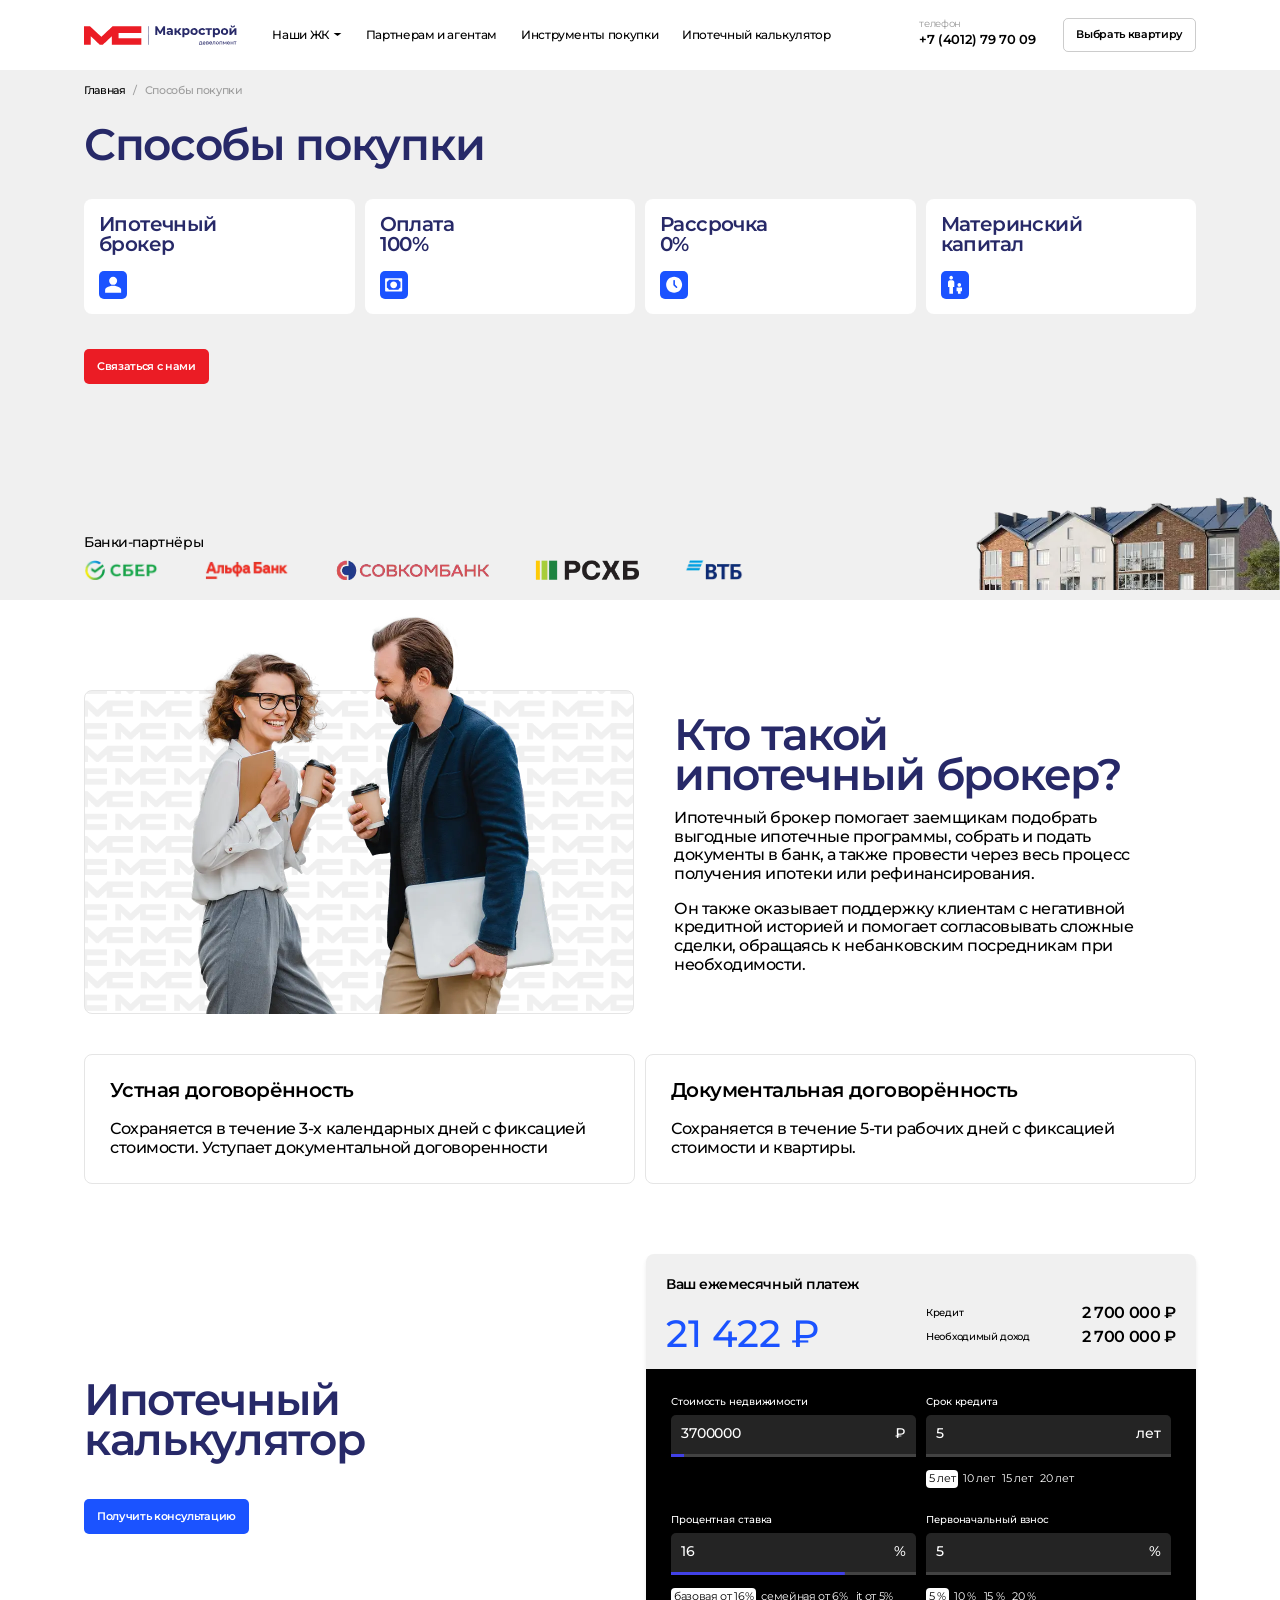
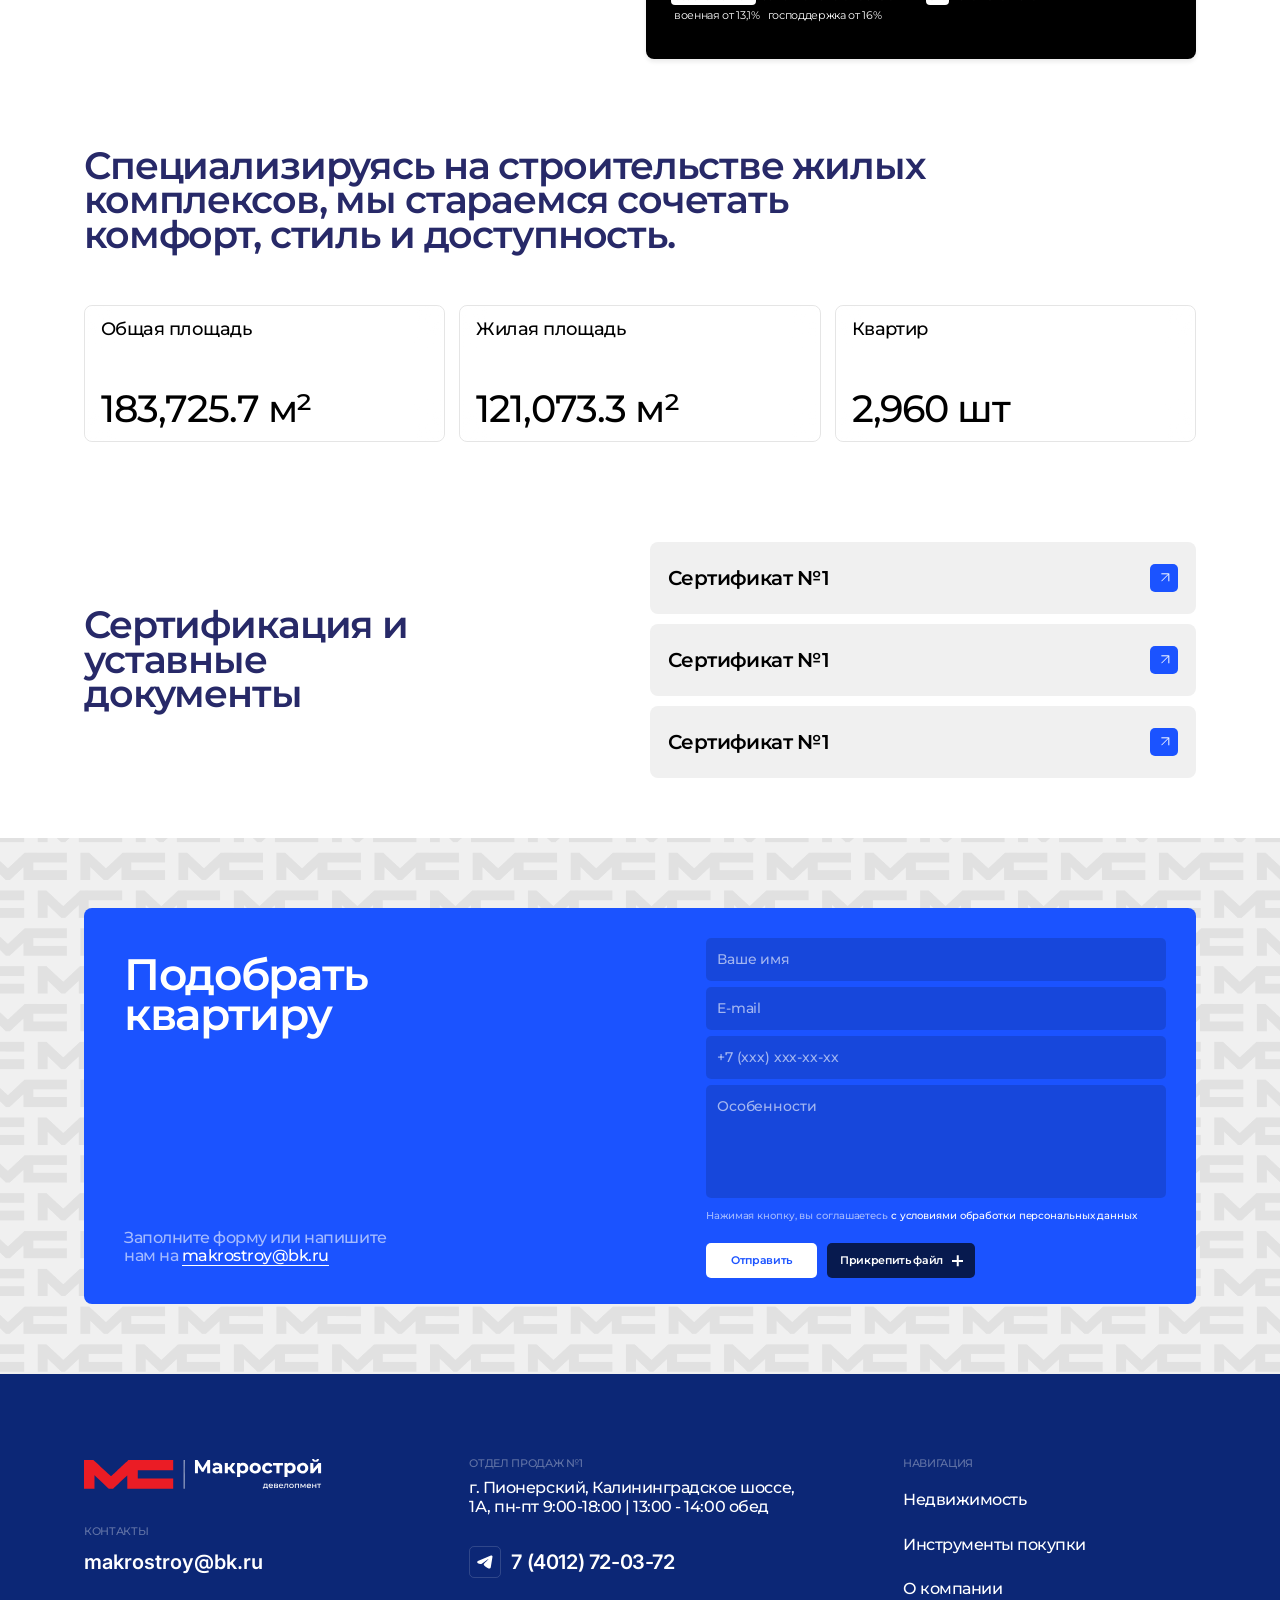
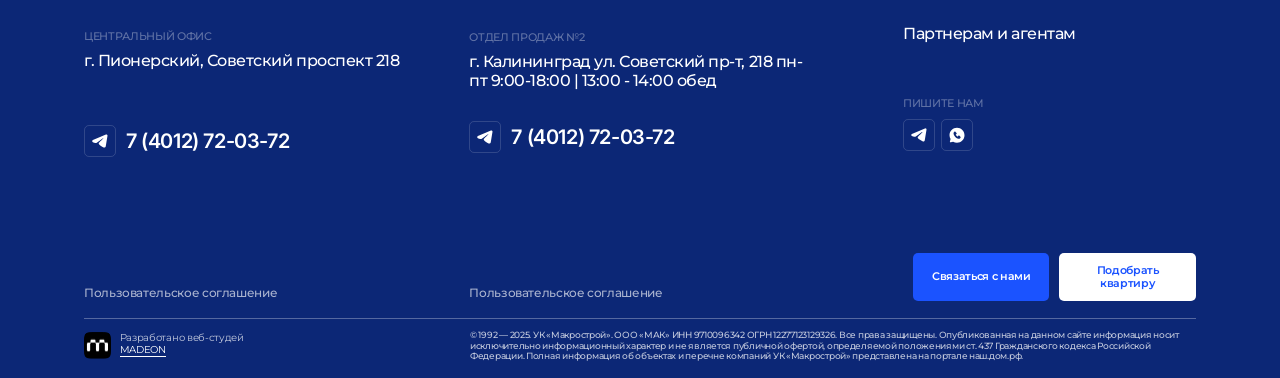
<file: purchase.html>
<!DOCTYPE html>
<html lang="ru">

	<head>
		<title>Способы покупки</title>
		<meta charset="utf-8">
		<meta name="format-detection" content="telephone=no">
		<meta name="viewport" content="width=device-width, initial-scale=1.0">

		<link rel="stylesheet" href="css/styles.css?v=1742962320360" />

		<link rel="shortcut icon" type="image/x-icon" href="/favicon.ico" />
		<link rel="icon" type="image/svg+xml" href="/favicon.svg">

	</head>

	<body>
		<div class="wrapper">
			<header data-scroll class="header fix-block">
				<div class="header__container">
					<div class="header__content">
						<a href="#" class="header__logo">
							<img src="../img/icons/logo.svg" alt="">
						</a>
						<div class="header__menu menu">
							<div class="menu__icon">
								<div class="icon-menu">
									<span></span>
								</div>
							</div>
							<nav class="menu__body">
								<div class="menu__spollers spollers-menu">
									<div class="spollers-menu__item">
										<a href="#" class="spollers-menu__title">
											Наши ЖК
											<div class="spollers-menu__arrow-desc">
												<svg width="9" height="3" viewbox="0 0 9 3" fill="none" xmlns="http://www.w3.org/2000/svg">
													<path d="M4.5 0L8.39711 3H0.602886L4.5 0Z" fill="black" />
												</svg>
											</div>
											<div class="spollers-menu__arrow-mob">
												<svg width="10" height="16" viewbox="0 0 10 16" fill="none" xmlns="http://www.w3.org/2000/svg">
													<path d="M1 1L8 8L1 15" stroke="#1B53FF" stroke-width="2" />
												</svg>
											</div>
										</a>
										<div class="spollers-menu__body">
											<div class="spollers-menu__title-mob">
												<svg width="10" height="17" viewbox="0 0 10 17" fill="none" xmlns="http://www.w3.org/2000/svg">
													<path d="M9 1.5L2 8.5L9 15.5" stroke="#1B53FF" stroke-width="2" />
												</svg>
												Наши ЖК
											</div>
											<div data-simplebar class="spollers-menu__simplebar">
												<div class="spollers-menu__content">
													<div class="spollers-menu__column">
														<a href="#" class="spollers-menu__block">
															<div class="spollers-menu__image">
																<img loading="lazy" src="../img/apartment/image-1.webp" alt="">
															</div>
															<div class="spollers-menu__name">
																Сальвадор
															</div>
														</a>
													</div>
													<div class="spollers-menu__column">
														<a href="#" class="spollers-menu__block">
															<div class="spollers-menu__image">
																<img loading="lazy" src="../img/apartment/image-2.webp" alt="">
															</div>
															<div class="spollers-menu__name">
																Жадина
															</div>
														</a>
													</div>
													<div class="spollers-menu__column">
														<a href="#" class="spollers-menu__block">
															<div class="spollers-menu__image">
																<img loading="lazy" src="../img/apartment/image-3.webp" alt="">
															</div>
															<div class="spollers-menu__name">
																Сигнатур
															</div>
														</a>
													</div>
													<div class="spollers-menu__column">
														<a href="#" class="spollers-menu__block">
															<div class="spollers-menu__image">
																<img loading="lazy" src="../img/apartment/image-4.webp" alt="">
															</div>
															<div class="spollers-menu__name">
																Рыбное
															</div>
														</a>
													</div>
													<div class="spollers-menu__column">
														<a href="#" class="spollers-menu__block">
															<div class="spollers-menu__image">
																<img loading="lazy" src="../img/apartment/image-5.webp" alt="">
															</div>
															<div class="spollers-menu__name">
																Три симфонии
															</div>
														</a>
													</div>
													<div class="spollers-menu__column">
														<a href="#" class="spollers-menu__block">
															<div class="spollers-menu__image">
																<img loading="lazy" src="../img/apartment/image-6.webp" alt="">
															</div>
															<div class="spollers-menu__name">
																Октябренок
															</div>
														</a>
													</div>
													<div class="spollers-menu__column">
														<a href="#" class="spollers-menu__block">
															<div class="spollers-menu__image">
																<img loading="lazy" src="../img/apartment/image-7.webp" alt="">
															</div>
															<div class="spollers-menu__name">
																МС 18
															</div>
														</a>
													</div>
												</div>
											</div>
										</div>
									</div>
									<div class="spollers-menu__item">
										<a href="#" class="spollers-menu__title">Партнерам и агентам</a>
									</div>
									<div class="spollers-menu__item">
										<a href="#" class="spollers-menu__title">Инструменты покупки</a>
									</div>
									<div class="spollers-menu__item spollers-menu-calculator">
										<a href="#" class="spollers-menu__title">Ипотечный калькулятор</a>
									</div>
									<div class="spollers-menu__item spollers-menu-last">
										<a href="#" class="spollers-menu__title">
											Адреса отделов продаж
											<div class="spollers-menu__arrow-desc">
												<svg width="9" height="3" viewbox="0 0 9 3" fill="none" xmlns="http://www.w3.org/2000/svg">
													<path d="M4.5 0L8.39711 3H0.602886L4.5 0Z" fill="black" />
												</svg>
											</div>
											<div class="spollers-menu__arrow-mob">
												<svg width="10" height="16" viewbox="0 0 10 16" fill="none" xmlns="http://www.w3.org/2000/svg">
													<path d="M1 1L8 8L1 15" stroke="#1B53FF" stroke-width="2" />
												</svg>
											</div>
										</a>
										<div class="spollers-menu__body">
											<div class="spollers-menu__title-mob">
												<svg width="10" height="17" viewbox="0 0 10 17" fill="none" xmlns="http://www.w3.org/2000/svg">
													<path d="M9 1.5L2 8.5L9 15.5" stroke="#1B53FF" stroke-width="2" />
												</svg>
												Адреса отделов продаж
											</div>
											<div data-simplebar class="spollers-menu__simplebar">
												<div class="spollers-menu__content">
													<div class="spollers-menu__address address-spollers-menu">
														<div class="address-spollers-menu__column">
															<div class="address-spollers-menu__title">Отдел продаж №1</div>
															<div class="address-spollers-menu__subtitle">
																г. Пионерский, Калининградское шоссе, 1А, пн-пт 9:00-18:00 | 13:00 - 14:00 обед
															</div>
															<a href="tel:74012797009" class="address-spollers-menu__phone">
																<div class="address-spollers-menu__icon">
																	<svg width="16" height="14" viewbox="0 0 16 14" fill="none" xmlns="http://www.w3.org/2000/svg">
																		<path fill-rule="evenodd" clip-rule="evenodd" d="M13.9225 0.23235C14.1107 0.153105 14.3168 0.125774 14.5193 0.153201C14.7217 0.180628 14.9131 0.261812 15.0735
                                  0.388301C15.2339 0.51479 15.3574 0.68196 15.4313 0.872413C15.5052 1.06287 15.5267 1.26964 15.4935 1.47121L13.7655
                                  11.9527C13.5979 12.9638 12.4886 13.5436 11.5613 13.04C10.7857 12.6186 9.6337 11.9695 8.59751 11.2922C8.07942 10.9531
                                  6.49237 9.8674 6.68742 9.09483C6.85504 8.43426 9.5217 5.95197 11.0455 4.47616C11.6436 3.89635 11.3708 3.56187 10.6646
                                  4.09521C8.91066 5.4194 6.09466 7.43311 5.16361 7.99997C4.34227 8.49978 3.91408 8.58511 3.40208 8.49978C2.46799 8.34435
                                  1.6017 8.10359 0.894656 7.81026C-0.0607729 7.41407 -0.0142967 6.10054 0.893894 5.71806L13.9225 0.23235Z" fill="black" />
																	</svg>
																</div>
																<span>+7 (4012) 79-70-09</span>
															</a>
														</div>
														<div class="address-spollers-menu__column">
															<div class="address-spollers-menu__title">Отдел продаж №2</div>
															<div class="address-spollers-menu__subtitle">
																г. Калининград ул. Советский пр-т, 218 пн-пт 9:00-18:00 | 13:00 - 14:00 обед
															</div>
															<a href="tel:74012797009" class="address-spollers-menu__phone">
																<div class="address-spollers-menu__icon">
																	<svg width="16" height="14" viewbox="0 0 16 14" fill="none" xmlns="http://www.w3.org/2000/svg">
																		<path fill-rule="evenodd" clip-rule="evenodd" d="M13.9225 0.23235C14.1107 0.153105 14.3168 0.125774 14.5193 0.153201C14.7217 0.180628 14.9131 0.261812 15.0735
                                  0.388301C15.2339 0.51479 15.3574 0.68196 15.4313 0.872413C15.5052 1.06287 15.5267 1.26964 15.4935 1.47121L13.7655
                                  11.9527C13.5979 12.9638 12.4886 13.5436 11.5613 13.04C10.7857 12.6186 9.6337 11.9695 8.59751 11.2922C8.07942 10.9531
                                  6.49237 9.8674 6.68742 9.09483C6.85504 8.43426 9.5217 5.95197 11.0455 4.47616C11.6436 3.89635 11.3708 3.56187 10.6646
                                  4.09521C8.91066 5.4194 6.09466 7.43311 5.16361 7.99997C4.34227 8.49978 3.91408 8.58511 3.40208 8.49978C2.46799 8.34435
                                  1.6017 8.10359 0.894656 7.81026C-0.0607729 7.41407 -0.0142967 6.10054 0.893894 5.71806L13.9225 0.23235Z" fill="black" />
																	</svg>
																</div>
																<span>+7 (4012) 79-70-09</span>
															</a>
														</div>
														<div class="address-spollers-menu__column">
															<div class="address-spollers-menu__title">Центральный офис</div>
															<div class="address-spollers-menu__subtitle">
																г. Пионерский, Советский проспект 218
															</div>
															<a href="tel:74012720372" class="address-spollers-menu__phone">
																<div class="address-spollers-menu__icon">
																	<svg width="16" height="14" viewbox="0 0 16 14" fill="none" xmlns="http://www.w3.org/2000/svg">
																		<path fill-rule="evenodd" clip-rule="evenodd" d="M13.9225 0.23235C14.1107 0.153105 14.3168 0.125774 14.5193 0.153201C14.7217 0.180628 14.9131 0.261812 15.0735
                                  0.388301C15.2339 0.51479 15.3574 0.68196 15.4313 0.872413C15.5052 1.06287 15.5267 1.26964 15.4935 1.47121L13.7655
                                  11.9527C13.5979 12.9638 12.4886 13.5436 11.5613 13.04C10.7857 12.6186 9.6337 11.9695 8.59751 11.2922C8.07942 10.9531
                                  6.49237 9.8674 6.68742 9.09483C6.85504 8.43426 9.5217 5.95197 11.0455 4.47616C11.6436 3.89635 11.3708 3.56187 10.6646
                                  4.09521C8.91066 5.4194 6.09466 7.43311 5.16361 7.99997C4.34227 8.49978 3.91408 8.58511 3.40208 8.49978C2.46799 8.34435
                                  1.6017 8.10359 0.894656 7.81026C-0.0607729 7.41407 -0.0142967 6.10054 0.893894 5.71806L13.9225 0.23235Z" fill="black" />
																	</svg>
																</div>
																<span>7 (4012) 72-03-72</span>
															</a>
														</div>
													</div>
												</div>
											</div>
										</div>
									</div>
								</div>
								<div class="menu__contacts contacts-menu">
									<div class="contacts-menu__body">
										<div class="contacts-menu__column">
											<span>Контакты</span>
											<a href="mailto:makrostroy@bk.ru" class="contacts-menu__email">makrostroy@bk.ru</a>
										</div>
										<div class="contacts-menu__column">
											<span>Пишите нам</span>
											<div class="contacts-menu__socials">
												<div class="contacts-menu__social">
													<a href="#">
														<svg width="16" height="14" viewbox="0 0 16 14" fill="none" xmlns="http://www.w3.org/2000/svg">
															<path fill-rule="evenodd" clip-rule="evenodd" d="M13.9264 0.232319C14.1147 0.153074 14.3207 0.125743 14.5232 0.153171C14.7256 0.180598 14.917 0.261781 15.0774
                            0.38827C15.2378 0.514759 15.3613 0.68193 15.4352 0.872382C15.5091 1.06284 15.5306 1.26961 15.4974 1.47118L13.7694
                            11.9527C13.6018 12.9637 12.4925 13.5436 11.5652 13.0399C10.7896 12.6186 9.63761 11.9695 8.60142 11.2921C8.08332 10.9531
                            6.49628 9.86737 6.69132 9.0948C6.85894 8.43423 9.52561 5.95194 11.0494 4.47613C11.6475 3.89632 11.3748 3.56184 10.6685
                            4.09518C8.91456 5.41937 6.09856 7.43308 5.16751 7.99994C4.34618 8.49975 3.91799 8.58508 3.40599 8.49975C2.47189 8.34432
                            1.60561 8.10356 0.898562 7.81023C-0.0568666 7.41403 -0.0103904 6.10051 0.8978 5.71803L13.9264 0.232319Z" fill="black" />
														</svg>
													</a>
												</div>
												<div class="contacts-menu__social">
													<a href="#">
														<svg width="16" height="16" viewbox="0 0 16 16" fill="none" xmlns="http://www.w3.org/2000/svg">
															<path fill-rule="evenodd" clip-rule="evenodd" d="M8 0.498657C3.85775 0.498657 0.5 3.85641 0.5 7.99866C0.5 9.41616 0.89375 10.7437 1.5785 11.8747L0.9095
                            14.1487C0.871088 14.2792 0.868561 14.4177 0.902183 14.5496C0.935806 14.6815 1.00434 14.8019 1.10057 14.8981C1.1968
                            14.9943 1.31719 15.0629 1.44906 15.0965C1.58094 15.1301 1.71944 15.1276 1.85 15.0892L4.124 14.4202C5.29305 15.1274
                            6.63368 15.5004 8 15.4987C12.1423 15.4987 15.5 12.1409 15.5 7.99866C15.5 3.85641 12.1423 0.498657 8 0.498657ZM6.3035
                            9.69591C7.82075 11.2124 9.269 11.4127 9.7805 11.4314C10.5583 11.4599 11.3158 10.8659 11.6105 10.1767C11.6474 10.0908
                            11.6607 9.99675 11.6491 9.90407C11.6375 9.81138 11.6014 9.72347 11.5445 9.64941C11.1335 9.12441 10.5778 8.74716 10.0348
                            8.37216C9.92144 8.29358 9.78207 8.26202 9.64596 8.28413C9.50985 8.30623 9.38763 8.38026 9.305 8.49066L8.855
                            9.17691C8.83122 9.21366 8.79436 9.24 8.75188 9.25058C8.70941 9.26116 8.6645 9.2552 8.62625 9.23391C8.321 9.05916 7.87625
                            8.76216 7.55675 8.44266C7.23725 8.12316 6.95825 7.69866 6.8015 7.41291C6.78254 7.3765 6.77718 7.33452 6.78639
                            7.29452C6.7956 7.25451 6.81878 7.21911 6.85175 7.19466L7.54475 6.68016C7.64394 6.59435 7.70797 6.47496 7.72458
                            6.34487C7.74118 6.21477 7.7092 6.08313 7.63475 5.97516C7.29875 5.48316 6.90725 4.85766 6.3395 4.44291C6.26607 4.39015
                            6.18027 4.35725 6.09039 4.3474C6.00051 4.33754 5.90962 4.35107 5.8265 4.38666C5.1365 4.68216 4.5395 5.43966 4.568
                            6.21891C4.58675 6.73041 4.787 8.17866 6.3035 9.69591Z" fill="black" />
														</svg>
													</a>
												</div>
											</div>
										</div>
									</div>
									<div class="contacts-menu__buttons">
										<div class="contacts-menu__button">
											<a href="#" data-popup="#contact" class="button-blue">Связаться с нами</a>
										</div>
										<div class="contacts-menu__button">
											<a href="#" class="contacts-menu__find-button button-blue">Подобрать квартиру</a>
										</div>
									</div>
								</div>
							</nav>
						</div>
						<div class="header__contacts">
							<div class="header__phone">
								<span>Телефон</span>
								<a href="tel:74012797009">+7 (4012) 79 70 09</a>
							</div>
							<a href="#" class="header__button">Выбрать квартиру</a>
						</div>
					</div>
				</div>
			</header>
			<main class="page">
				<div class="breadcrambs breadcrambs">
					<div class="breadcrambs__container">
						<div class="breadcrambs__content">
							<ul>
								<li>
									<a href="#">
										Главная
										<span>/</span>
									</a>
								</li>
								<li>
									<span>Способы покупки</span>
								</li>
							</ul>
						</div>
					</div>
				</div>
				<div class="page__purchase purchase">
					<div data-watch data-watch-once class="purchase__top top-purchase">
						<div class="top-purchase__container">
							<div data-watch data-watch-once class="top-purchase__titles">
								<div class="h2">Способы покупки</div>
							</div>
							<div class="top-purchase__body">
								<div data-watch data-watch-once class="top-purchase__column">
									<div class="top-purchase__item">
										<div class="top-purchase__title">
											Ипотечный<br> брокер
										</div>
										<div class="top-purchase__icon">
											<svg width="17" height="17" viewbox="0 0 17 17" fill="none" xmlns="http://www.w3.org/2000/svg">
												<path d="M8.13477 8.86475C7.03477 8.86475 6.0931 8.47308 5.30977 7.68975C4.52643 6.90641 4.13477 5.96475 4.13477
                            4.86475C4.13477 3.76475 4.52643 2.82308 5.30977 2.03975C6.0931 1.25641 7.03477 0.864746 8.13477 0.864746C9.23477 0.864746
                            10.1764 1.25641 10.9598 2.03975C11.7431 2.82308 12.1348 3.76475 12.1348 4.86475C12.1348 5.96475 11.7431 6.90641 10.9598
                            7.68975C10.1764 8.47308 9.23477 8.86475 8.13477 8.86475ZM0.134766 16.8647V14.0647C0.134766 13.4981 0.280766 12.9774
                            0.572766 12.5027C0.864766 12.0281 1.2521 11.6654 1.73477 11.4147C2.7681 10.8981 3.8181 10.5107 4.88477 10.2527C5.95143
                            9.99475 7.03477 9.86541 8.13477 9.86475C9.23477 9.86408 10.3181 9.99341 11.3848 10.2527C12.4514 10.5121 13.5014 10.8994
                            14.5348 11.4147C15.0181 11.6647 15.4058 12.0274 15.6978 12.5027C15.9898 12.9781 16.1354 13.4987 16.1348
                            14.0647V16.8647H0.134766Z" fill="white" />
											</svg>
										</div>
									</div>
								</div>
								<div data-watch data-watch-once class="top-purchase__column">
									<div class="top-purchase__item">
										<div class="top-purchase__title">
											Оплата<br> 100%
										</div>
										<div class="top-purchase__icon">
											<svg width="19" height="15" viewbox="0 0 19 15" fill="none" xmlns="http://www.w3.org/2000/svg">
												<path d="M9.13027 11.3621C10.085 11.3621 11.0007 10.9934 11.6758 10.337C12.351 9.68062 12.7303 8.79038 12.7303 7.86212C12.7303
                            6.93386 12.351 6.04362 11.6758 5.38725C11.0007 4.73087 10.085 4.36212 9.13027 4.36212C8.17549 4.36212 7.25981 4.73087
                            6.58468 5.38725C5.90955 6.04362 5.53027 6.93386 5.53027 7.86212C5.53027 8.79038 5.90955 9.68062 6.58468 10.337C7.25981
                            10.9934 8.17549 11.3621 9.13027 11.3621ZM17.2348 0.864746H1.03477C0.796071 0.864746 0.567152 0.956933 0.398369
                            1.12103C0.229587 1.28512 0.134766 1.50768 0.134766 1.73975V13.9897C0.134766 14.2218 0.229587 14.4444 0.398369
                            14.6085C0.567152 14.7726 0.796071 14.8647 1.03477 14.8647H17.2348C17.4735 14.8647 17.7024 14.7726 17.8712 14.6085C18.0399
                            14.4444 18.1348 14.2218 18.1348 13.9897V1.73975C18.1348 1.50768 18.0399 1.28512 17.8712 1.12103C17.7024 0.956933 17.4735
                            0.864746 17.2348 0.864746ZM1.93477 11.0524V4.67187C2.43469 4.5256 2.88954 4.26114 3.25862 3.90216C3.62771 3.54317 3.89952
                            3.10085 4.04977 2.61475H14.2117C14.3624 3.10207 14.6353 3.54534 15.0059 3.90471C15.3765 4.26409 15.8331 4.52831 16.3348
                            4.67362V11.0506C15.8324 11.1963 15.3751 11.4613 15.0043 11.8216C14.6335 12.1819 14.3608 12.6264 14.2108
                            13.1147H4.04977C3.90021 12.6276 3.6286 12.1841 3.2593 11.8242C2.89001 11.4642 2.43547 11.199 1.93477 11.0524Z" fill="white" />
											</svg>
										</div>
									</div>
								</div>
								<div data-watch data-watch-once class="top-purchase__column">
									<div class="top-purchase__item">
										<div class="top-purchase__title">
											Рассрочка<br> 0%
										</div>
										<div class="top-purchase__icon">
											<svg width="17" height="17" viewbox="0 0 17 17" fill="none" xmlns="http://www.w3.org/2000/svg">
												<path d="M8.13477 0.864746C12.5532 0.864746 16.1348 4.44635 16.1348 8.86475C16.1348 13.2831 12.5532 16.8647 8.13477
                            16.8647C3.71637 16.8647 0.134766 13.2831 0.134766 8.86475C0.134766 4.44635 3.71637 0.864746 8.13477 0.864746ZM8.13477
                            4.06475C7.92259 4.06475 7.71911 4.14903 7.56908 4.29906C7.41905 4.44909 7.33476 4.65257 7.33476 4.86475V8.86475C7.33481
                            9.0769 7.41913 9.28035 7.56917 9.43035L9.96917 11.8303C10.12 11.9761 10.3221 12.0567 10.5319 12.0549C10.7416 12.0531
                            10.9423 11.9689 11.0906 11.8206C11.2389 11.6723 11.3231 11.4716 11.3249 11.2619C11.3267 11.0521 11.2461 10.85 11.1004
                            10.6991L8.93477 8.53355V4.86475C8.93477 4.65257 8.85048 4.44909 8.70045 4.29906C8.55042 4.14903 8.34694 4.06475 8.13477
                            4.06475Z" fill="white" />
											</svg>
										</div>
									</div>
								</div>
								<div data-watch data-watch-once class="top-purchase__column">
									<div class="top-purchase__item">
										<div class="top-purchase__title">
											Материнский<br> капитал
										</div>
										<div class="top-purchase__icon">
											<svg width="14" height="19" viewbox="0 0 14 19" fill="none" xmlns="http://www.w3.org/2000/svg">
												<path d="M3.16129 0.864746C3.64039 0.864746 4.09987 1.05439 4.43864 1.39195C4.77742 1.72952 4.96774 2.18736 4.96774
                            2.66475C4.96774 3.14214 4.77742 3.59997 4.43864 3.93754C4.09987 4.2751 3.64039 4.46475 3.16129 4.46475C2.68219 4.46475
                            2.22271 4.2751 1.88394 3.93754C1.54516 3.59997 1.35484 3.14214 1.35484 2.66475C1.35484 2.18736 1.54516 1.72952 1.88394
                            1.39195C2.22271 1.05439 2.68219 0.864746 3.16129 0.864746ZM1.80645 5.36475H4.51613C4.99523 5.36475 5.45471 5.55439
                            5.79348 5.89195C6.13226 6.22952 6.32258 6.68736 6.32258 7.16475V12.1147H4.96774V18.8647H1.35484V12.1147H0V7.16475C0
                            6.68736 0.190322 6.22952 0.529097 5.89195C0.867873 5.55439 1.32735 5.36475 1.80645 5.36475ZM9.48387 9.86475C9.48387
                            9.38736 9.67419 8.92952 10.013 8.59195C10.3517 8.25439 10.8112 8.06475 11.2903 8.06475C11.7694 8.06475 12.2289 8.25439
                            12.5677 8.59195C12.9065 8.92952 13.0968 9.38736 13.0968 9.86475C13.0968 10.3421 12.9065 10.8 12.5677 11.1375C12.2289
                            11.4751 11.7694 11.6647 11.2903 11.6647C10.8112 11.6647 10.3517 11.4751 10.013 11.1375C9.67419 10.8 9.48387 10.3421
                            9.48387 9.86475ZM8.58064 12.5647H14V16.1647H12.6452V18.8647H9.93548V16.1647H8.58064V12.5647Z" fill="white" />
											</svg>
										</div>
									</div>
								</div>
							</div>
							<a href="#" data-watch data-watch-once data-da=".bottom-purchase__container, 991.98" data-popup="#contact" class="top-purchase__button button-red">Связаться с нами</a>
						</div>
					</div>
					<div data-watch data-watch-once class="purchase__bottom bottom-purchase">
						<div class="bottom-purchase__container">
							<div class="bottom-purchase__banks">
								<div class="bottom-purchase__title">Банки-партнёры</div>
								<div class="bottom-purchase__body">
									<div data-watch data-watch-once class="bottom-purchase__column">
										<img src="img/banks/image-1.webp" alt="">
									</div>
									<div data-watch data-watch-once class="bottom-purchase__column">
										<img src="img/banks/image-2.webp" alt="">
									</div>
									<div data-watch data-watch-once class="bottom-purchase__column">
										<img src="img/banks/image-3.webp" alt="">
									</div>
									<div data-watch data-watch-once class="bottom-purchase__column">
										<img src="img/banks/image-4.webp" alt="">
									</div>
									<div data-watch data-watch-once class="bottom-purchase__column">
										<img src="img/banks/image-5.webp" alt="">
									</div>
								</div>
							</div>
							<div data-watch data-watch-once data-da=".top-purchase__titles, 991.98" class="bottom-purchase__image">
								<img src="img/popup-image-2.webp" alt="">
							</div>
						</div>
					</div>
				</div>
				<div class="page__broker broker">
					<div class="broker__container">
						<div data-watch data-watch-once class="broker__content">
							<div class="broker__top">
								<div data-watch data-watch-once class="broker__image">
									<img data-watch data-watch-once loading="lazy" src="img/bg-1.webp" alt="" class="broker__bg">
									<img data-watch data-watch-once loading="lazy" src="img/image-4.webp" alt="" class="broker__img">
								</div>
								<div data-watch data-watch-once class="broker__titles">
									<div class="h2">
										Кто такой<br> ипотечный брокер?
									</div>
									<div class="broker__text">
										<p data-watch data-watch-once>
											Ипотечный брокер помогает заемщикам подобрать выгодные ипотечные программы, собрать и подать документы в банк, а также
											провести через весь процесс получения ипотеки или рефинансирования.
										</p>
										<p data-watch data-watch-once>
											Он также оказывает поддержку клиентам с негативной кредитной историей и помогает согласовывать сложные сделки, обращаясь
											к небанковским посредникам при необходимости.
										</p>
									</div>
								</div>
							</div>
							<div data-watch data-watch-once class="broker__bottom">
								<div class="broker__body">
									<div data-watch data-watch-once class="broker__column">
										<div class="broker__item">
											<div class="broker__title">Устная договорённость</div>
											<div class="broker__subtitle">
												Сохраняется в течение 3-х календарных дней с фиксацией стоимости. Уступает документальной договоренности
											</div>
										</div>
									</div>
									<div data-watch data-watch-once class="broker__column">
										<div class="broker__item">
											<div class="broker__title">Документальная договорённость</div>
											<div class="broker__subtitle">
												Сохраняется в течение 5-ти рабочих дней с фиксацией стоимости и квартиры.
											</div>
										</div>
									</div>
								</div>
							</div>
						</div>
					</div>
				</div>
				<div class="page__calculator calculator">
					<div class="calculator__container">
						<div data-watch data-watch-once class="calculator__content">
							<div class="calculator__titles">
								<div data-watch data-watch-once class="h2">
									Ипотечный<br> калькулятор
								</div>
								<a href="#" data-watch data-watch-once data-da=".calculator__content, 991.98" class="calculator__button button-blue">
									Получить консультацию</a>
							</div>
							<div class="calculator__body">
								<div data-watch data-watch-once class="calculator__results results-calculator">
									<div class="results-calculator__titles">
										<div class="results-calculator__title">Ваш ежемесячный платеж</div>
									</div>
									<div class="results-calculator__body">
										<div class="results-calculator__result">
											<span id="monthly-payment">21 422 ₽</span>
										</div>
										<div class="results-calculator__additional-info">
											<div class="results-calculator__info-item">
												<span class="results-calculator__info-label">Кредит</span>
												<span class="results-calculator__info-value" id="loan-amount">2 700 000
													₽</span>
											</div>
											<div class="results-calculator__info-item">
												<span class="results-calculator__info-label">Необходимый доход</span>
												<span class="results-calculator__info-value" id="required-income">2 700 000 ₽</span>
											</div>
										</div>
									</div>
								</div>
								<div data-watch data-watch-once class="calculator__controls controls-calculator">
									<div class="controls-calculator__body">
										<div class="controls-calculator__control">
											<div class="controls-calculator__label">
												Стоимость недвижимости
											</div>
											<div class="controls-calculator__value">
												<input placeholder="0" value="3 665 000" type="text" id="property-price-input">
												<span class="controls-calculator__currency-symbol">₽</span>
											</div>
											<div id="property-price-slider" class="controls-calculator__range"></div>
										</div>
										<div class="controls-calculator__control">
											<div class="controls-calculator__label">
												Срок кредита
											</div>
											<div class="controls-calculator__value">
												<input placeholder="0" value="5" type="text" id="loan-term-input">
												<span class="controls-calculator__currency-symbol">лет</span>
											</div>
											<div id="loan-term-slider" class="controls-calculator__range"></div>
											<div class="controls-calculator__buttons loan-term-buttons">
												<button class="controls-calculator__button active" data-value="5">
													<span>5 лет</span>
												</button>
												<button class="controls-calculator__button" data-value="10">
													<span>10 лет</span>
												</button>
												<button class="controls-calculator__button" data-value="15">
													<span>15 лет</span>
												</button>
												<button class="controls-calculator__button" data-value="20">
													<span>20 лет</span>
												</button>
											</div>
										</div>
										<div class="controls-calculator__control">
											<div class="controls-calculator__label">
												Процентная ставка
											</div>
											<div class="controls-calculator__value">
												<input placeholder="0" value="16" type="text" id="interest-rate-input">
												<span class="controls-calculator__currency-symbol">%</span>
											</div>
											<div id="interest-rate-slider" class="controls-calculator__range"></div>
											<div class="controls-calculator__buttons interest-rate-buttons">
												<button class="controls-calculator__button active" data-value="16" data-id="base-rate">
													<span>Базовая от 16%</span>
												</button>
												<button class="controls-calculator__button" data-value="6" data-id="family-rate">
													<span>Семейная от 6%</span>
												</button>
												<button class="controls-calculator__button" data-value="5" data-id="it-rate">
													<span>IT от 5%</span>
												</button>
												<button class="controls-calculator__button" data-value="13.1" data-id="military-rate">
													<span>Военная от 13,1%</span>
												</button>
												<button class="controls-calculator__button" data-value="16" data-id="gov-support-rate">
													<span>Господдержка от 16%</span>
												</button>
											</div>
										</div>
										<div class="controls-calculator__control">
											<div class="controls-calculator__label">
												Первоначальный взнос
											</div>
											<div class="controls-calculator__value">
												<input placeholder="0" value="5" type="text" id="down-payment-input">
												<span class="controls-calculator__currency-symbol">%</span>
											</div>
											<div id="down-payment-slider" class="controls-calculator__range"></div>
											<div class="controls-calculator__buttons down-payment-buttons">
												<button class="controls-calculator__button active" data-value="5">
													<span>5 %</span>
												</button>
												<button class="controls-calculator__button" data-value="10">
													<span>10 %</span>
												</button>
												<button class="controls-calculator__button" data-value="15">
													<span>15 %</span>
												</button>
												<button class="controls-calculator__button" data-value="20">
													<span>20 %</span>
												</button>
											</div>
										</div>
									</div>
								</div>
							</div>
						</div>
					</div>
				</div>
				<div class="page__about-info about-info">
					<div class="about-info__container">
						<div data-watch data-watch-once class="about-info__titles">
							<div class="h3">
								Специализируясь на строительстве жилых комплексов, мы стараемся сочетать комфорт, стиль и доступность.
							</div>
						</div>
						<div data-watch data-watch-once class="about-info__body">
							<div data-watch data-watch-once class="about-info__column">
								<div class="about-info__item">
									<div data-watch data-watch-once class="about-info__title">Общая площадь</div>
									<div data-watch data-watch-once class="about-info__subtitle">183,725.7 м²</div>
								</div>
							</div>
							<div data-watch data-watch-once class="about-info__column">
								<div class="about-info__item">
									<div data-watch data-watch-once class="about-info__title">Жилая площадь</div>
									<div data-watch data-watch-once class="about-info__subtitle">121,073.3 м²</div>
								</div>
							</div>
							<div data-watch data-watch-once class="about-info__column">
								<div class="about-info__item">
									<div data-watch data-watch-once class="about-info__title">Квартир</div>
									<div data-watch data-watch-once class="about-info__subtitle">2,960 шт</div>
								</div>
							</div>
						</div>
					</div>
				</div>
				<div class="page__certification certification">
					<div class="certification__container">
						<div data-watch data-watch-once class="certification__content">
							<div data-watch data-watch-once class="certification__titles">
								<div class="h3">
									Сертификация
									и уставные
									документы
								</div>
							</div>
							<div class="certification__body">
								<div data-watch data-watch-once class="certification__column">
									<a href="#" class="certification__item">
										<div class="certification__name">Сертификат №1</div>
										<div class="certification__arrow arrow">
											<svg width="9" height="9" viewbox="0 0 9 9" fill="none" xmlns="http://www.w3.org/2000/svg">
												<path d="M0.475302 8.18282L7.84103 0.817098M7.84103 0.817098L0.366984 0.817098M7.84103 0.817098V8.29114" stroke="white" />
											</svg>
										</div>
									</a>
								</div>
								<div data-watch data-watch-once class="certification__column">
									<a href="#" class="certification__item">
										<div class="certification__name">Сертификат №1</div>
										<div class="certification__arrow arrow">
											<svg width="9" height="9" viewbox="0 0 9 9" fill="none" xmlns="http://www.w3.org/2000/svg">
												<path d="M0.475302 8.18282L7.84103 0.817098M7.84103 0.817098L0.366984 0.817098M7.84103 0.817098V8.29114" stroke="white" />
											</svg>
										</div>
									</a>
								</div>
								<div data-watch data-watch-once class="certification__column">
									<a href="#" class="certification__item">
										<div class="certification__name">Сертификат №1</div>
										<div class="certification__arrow arrow">
											<svg width="9" height="9" viewbox="0 0 9 9" fill="none" xmlns="http://www.w3.org/2000/svg">
												<path d="M0.475302 8.18282L7.84103 0.817098M7.84103 0.817098L0.366984 0.817098M7.84103 0.817098V8.29114" stroke="white" />
											</svg>
										</div>
									</a>
								</div>
							</div>
						</div>
					</div>
				</div>
				<div class="page__forms forms">
					<img loading="lazy" src="img/bg-1.webp" alt="" class="forms__bg">
					<div class="forms__container">
						<div data-watch data-watch-once class="forms__content">
							<div class="forms__body">
								<div class="h2">
									Подобрать квартиру
								</div>
								<div class="forms__text">
									Заполните форму или напишите нам на
									<a href="mailto:makrostroy@bk.ru">makrostroy@bk.ru</a>
								</div>
							</div>
							<form action="#" class="forms__form form">
								<div class="form__inputs">
									<div class="form__input">
										<input autocomplete="off" type="text" name="form[]" placeholder="Ваше имя">
									</div>
									<div class="form__input">
										<input data-required="email" autocomplete="off" type="text" name="form[]" data-error="Обязательное поле" placeholder="E-mail">
									</div>
									<div class="form__input">
										<input data-required autocomplete="off" type="text" name="form[]" data-error="Обязательное поле" placeholder="+7 (ххх) ххх-хх-хх" class="telephone">
									</div>
									<div class="form__input">
										<textarea placeholder="Особенности"></textarea>
									</div>
								</div>
								<div class="form__text">
									Нажимая кнопку, вы соглашаетесь
									<a href="#">с условиями обработки персональных
										данных</a>
								</div>
								<div class="form__previews"></div>
								<div class="form__buttons">
									<button type="submit" class="form__button button-blue">Отправить</button>
									<div class="form__attach-file">
										<input type="file" id="file" accept="image/*" multiple />
										<div class="form__button-file button-blue">
											Прикрепить файл
											<div class="form__plus icon-plus"></div>
										</div>
									</div>
								</div>
							</form>
						</div>
					</div>
				</div>
				<div class="shadow"></div>
			</main>
			<footer class="footer">
				<div class="footer__container">
					<div class="footer__content">
						<div class="footer__top top-footer">
							<div class="top-footer__row">
								<a href="#" class="top-footer__logo">
									<img loading="lazy" src="../img/icons/logo-white.svg" alt="">
								</a>
								<div class="top-footer__body">
									<div class="top-footer__column">
										<span>Контакты</span>
										<a href="mailto:makrostroy@bk.ru" class="top-footer__email">makrostroy@bk.ru</a>
									</div>
									<div class="top-footer__column">
										<span>Центральный офис</span>
										<div class="top-footer__address">г. Пионерский, Советский проспект 218</div>
									</div>
									<div class="top-footer__column">
										<a href="tel:74012720372" class="top-footer__phone">
											<div class="top-footer__phone-icon">
												<svg width="16" height="14" viewbox="0 0 16 14" fill="none" xmlns="http://www.w3.org/2000/svg">
													<path fill-rule="evenodd" clip-rule="evenodd" d="M13.9264 0.613911C14.1147 0.534666 14.3207 0.507335 14.5232 0.534762C14.7256 0.56219 14.917 0.643373 15.0774
                                                0.769862C15.2378 0.896351 15.3613 1.06352 15.4352 1.25397C15.5091 1.44443 15.5306 1.6512 15.4974 1.85277L13.7694
                                                12.3343C13.6018 13.3453 12.4925 13.9251 11.5652 13.4215C10.7896 13.0002 9.63761 12.3511 8.60142 11.6737C8.08332 11.3347
                                                6.49628 10.249 6.69132 9.47639C6.85894 8.81582 9.52561 6.33353 11.0494 4.85772C11.6475 4.27791 11.3748 3.94344 10.6685
                                                4.47677C8.91456 5.80096 6.09856 7.81467 5.16751 8.38153C4.34618 8.88134 3.91799 8.96667 3.40599 8.88134C2.47189 8.72591
                                                1.60561 8.48515 0.898562 8.19182C-0.0568666 7.79563 -0.0103904 6.4821 0.8978 6.09963L13.9264 0.613911Z" fill="white" />
												</svg>
											</div>
											7 (4012) 72-03-72
										</a>
									</div>
								</div>
							</div>
							<div class="top-footer__row">
								<div class="top-footer__column">
									<span>Отдел продаж №1</span>
									<div class="top-footer__address">г. Пионерский, Калининградское шоссе, 1А, пн-пт 9:00-18:00 | 13:00 - 14:00 обед</div>
									<a href="tel:74012720372" class="top-footer__phone">
										<div class="top-footer__phone-icon">
											<svg width="16" height="14" viewbox="0 0 16 14" fill="none" xmlns="http://www.w3.org/2000/svg">
												<path fill-rule="evenodd" clip-rule="evenodd" d="M13.9264 0.613911C14.1147 0.534666 14.3207 0.507335 14.5232 0.534762C14.7256 0.56219 14.917 0.643373 15.0774
                                            0.769862C15.2378 0.896351 15.3613 1.06352 15.4352 1.25397C15.5091 1.44443 15.5306 1.6512 15.4974 1.85277L13.7694
                                            12.3343C13.6018 13.3453 12.4925 13.9251 11.5652 13.4215C10.7896 13.0002 9.63761 12.3511 8.60142 11.6737C8.08332 11.3347
                                            6.49628 10.249 6.69132 9.47639C6.85894 8.81582 9.52561 6.33353 11.0494 4.85772C11.6475 4.27791 11.3748 3.94344 10.6685
                                            4.47677C8.91456 5.80096 6.09856 7.81467 5.16751 8.38153C4.34618 8.88134 3.91799 8.96667 3.40599 8.88134C2.47189 8.72591
                                            1.60561 8.48515 0.898562 8.19182C-0.0568666 7.79563 -0.0103904 6.4821 0.8978 6.09963L13.9264 0.613911Z" fill="white" />
											</svg>
										</div>
										7 (4012) 72-03-72
									</a>
								</div>
								<div class="top-footer__column">
									<span>Отдел продаж №2</span>
									<div class="top-footer__address">г. Калининград ул. Советский пр-т, 218 пн-пт 9:00-18:00 | 13:00 - 14:00 обед</div>
									<a href="tel:74012720372" class="top-footer__phone">
										<div class="top-footer__phone-icon">
											<svg width="16" height="14" viewbox="0 0 16 14" fill="none" xmlns="http://www.w3.org/2000/svg">
												<path fill-rule="evenodd" clip-rule="evenodd" d="M13.9264 0.613911C14.1147 0.534666 14.3207 0.507335 14.5232 0.534762C14.7256 0.56219 14.917 0.643373 15.0774
                                            0.769862C15.2378 0.896351 15.3613 1.06352 15.4352 1.25397C15.5091 1.44443 15.5306 1.6512 15.4974 1.85277L13.7694
                                            12.3343C13.6018 13.3453 12.4925 13.9251 11.5652 13.4215C10.7896 13.0002 9.63761 12.3511 8.60142 11.6737C8.08332 11.3347
                                            6.49628 10.249 6.69132 9.47639C6.85894 8.81582 9.52561 6.33353 11.0494 4.85772C11.6475 4.27791 11.3748 3.94344 10.6685
                                            4.47677C8.91456 5.80096 6.09856 7.81467 5.16751 8.38153C4.34618 8.88134 3.91799 8.96667 3.40599 8.88134C2.47189 8.72591
                                            1.60561 8.48515 0.898562 8.19182C-0.0568666 7.79563 -0.0103904 6.4821 0.8978 6.09963L13.9264 0.613911Z" fill="white" />
											</svg>
										</div>
										7 (4012) 72-03-72
									</a>
								</div>
							</div>
							<div class="top-footer__row">
								<div class="top-footer__items">
									<div class="top-footer__item">
										<div class="top-footer__column">
											<span>Навигация</span>
											<ul>
												<li><a href="#">Недвижимость</a></li>
												<li><a href="#">Инструменты покупки</a></li>
												<li><a href="#">О компании</a></li>
												<li><a href="#">Партнерам и агентам</a></li>
											</ul>
										</div>
										<div class="top-footer__column">
											<span>Пишите нам</span>
											<div class="top-footer__socials">
												<div class="top-footer__social">
													<a href="#">
														<svg width="16" height="14" viewbox="0 0 16 14" fill="none" xmlns="http://www.w3.org/2000/svg">
															<path fill-rule="evenodd" clip-rule="evenodd" d="M13.9264 0.461568C14.1147 0.382323 14.3207 0.354991 14.5232 0.382419C14.7256 0.409846 14.917 0.491029 15.0774
                                                        0.617518C15.2378 0.744007 15.3613 0.911178 15.4352 1.10163C15.5091 1.29208 15.5306 1.49886 15.4974 1.70042L13.7694
                                                        12.1819C13.6018 13.193 12.4925 13.7728 11.5652 13.2692C10.7896 12.8479 9.63761 12.1987 8.60142 11.5214C8.08332 11.1823
                                                        6.49628 10.0966 6.69132 9.32404C6.85894 8.66347 9.52561 6.18119 11.0494 4.70538C11.6475 4.12557 11.3748 3.79109 10.6685
                                                        4.32442C8.91456 5.64862 6.09856 7.66233 5.16751 8.22919C4.34618 8.729 3.91799 8.81433 3.40599 8.729C2.47189 8.57357
                                                        1.60561 8.33281 0.898562 8.03947C-0.0568666 7.64328 -0.0103904 6.32976 0.8978 5.94728L13.9264 0.461568Z" fill="white" />
														</svg>
													</a>
												</div>
												<div class="top-footer__social">
													<a href="#">
														<svg width="16" height="16" viewbox="0 0 16 16" fill="none" xmlns="http://www.w3.org/2000/svg">
															<path fill-rule="evenodd" clip-rule="evenodd" d="M8 0.728027C3.85775 0.728027 0.5 4.08578 0.5 8.22803C0.5 9.64553 0.89375 10.973 1.5785 12.104L0.9095 14.378C0.871088
                                                        14.5086 0.868561 14.6471 0.902183 14.779C0.935806 14.9108 1.00434 15.0312 1.10057 15.1275C1.1968 15.2237 1.31719 15.2922
                                                        1.44906 15.3258C1.58094 15.3595 1.71944 15.3569 1.85 15.3185L4.124 14.6495C5.29305 15.3567 6.63368 15.7298 8
                                                        15.728C12.1423 15.728 15.5 12.3703 15.5 8.22803C15.5 4.08578 12.1423 0.728027 8 0.728027ZM6.3035 9.92528C7.82075 11.4418
                                                        9.269 11.642 9.7805 11.6608C10.5583 11.6893 11.3158 11.0953 11.6105 10.406C11.6474 10.3202 11.6607 10.2261 11.6491
                                                        10.1334C11.6375 10.0408 11.6014 9.95284 11.5445 9.87878C11.1335 9.35378 10.5778 8.97653 10.0348 8.60153C9.92144 8.52295
                                                        9.78207 8.49139 9.64596 8.5135C9.50985 8.5356 9.38763 8.60963 9.305 8.72003L8.855 9.40628C8.83122 9.44303 8.79436 9.46937
                                                        8.75188 9.47995C8.70941 9.49053 8.6645 9.48457 8.62625 9.46328C8.321 9.28853 7.87625 8.99153 7.55675 8.67203C7.23725
                                                        8.35253 6.95825 7.92803 6.8015 7.64228C6.78254 7.60587 6.77718 7.56389 6.78639 7.52389C6.7956 7.48388 6.81878 7.44848
                                                        6.85175 7.42403L7.54475 6.90953C7.64394 6.82372 7.70797 6.70433 7.72458 6.57424C7.74118 6.44414 7.7092 6.3125 7.63475
                                                        6.20453C7.29875 5.71253 6.90725 5.08703 6.3395 4.67228C6.26607 4.61952 6.18027 4.58662 6.09039 4.57677C6.00051 4.56691
                                                        5.90962 4.58044 5.8265 4.61603C5.1365 4.91153 4.5395 5.66903 4.568 6.44828C4.58675 6.95978 4.787 8.40803 6.3035 9.92528Z" fill="white" />
														</svg>
													</a>
												</div>
											</div>
										</div>
									</div>
								</div>
							</div>
						</div>
						<div class="footer__bottom bottom-footer">
							<div class="bottom-footer__content">
								<div class="bottom-footer__body">
									<div class="bottom-footer__column">
										<a href="#" class="bottom-footer__link">Пользовательское соглашение</a>
									</div>
									<div class="bottom-footer__column">
										<a href="#" class="bottom-footer__link">Пользовательское соглашение</a>
									</div>
									<div class="bottom-footer__column buttons-column">
										<div class="bottom-footer__item">
											<div class="bottom-footer__buttons">
												<div class="bottom-footer__button">
													<a href="#" data-popup="#contact" class="button-blue">Связаться с нами</a>
												</div>
												<div class="bottom-footer__button">
													<a href="#" class="bottom-footer__find-button button-blue">Подобрать
														квартиру</a>
												</div>
											</div>
										</div>
									</div>
								</div>
							</div>
							<div class="bottom-footer__copys">
								<div class="bottom-footer__logo">
									<img loading="lazy" src="../img/logo.webp" alt="">
									<div class="bottom-footer__logo-text">
										Разработано веб-студей
										<a href="#">MADEON</a>
									</div>
								</div>
								<div class="bottom-footer__copy">
									© 1992 — 2025. УК «Mакрострой». ООО «МАК» ИНН 9710096342 ОГРН 12277123129326. Все права защищены. Опубликованная на
									данном сайте информация носит исключительно информационный характер и не является публичной офертой, определяемой
									положениями ст. 437 Гражданского кодекса Российской Федерации. Полная информация об объектах и перечне компаний УК
									«Макрострой» представлена на портале наш.дом.рф.
								</div>
							</div>
						</div>
					</div>
				</div>
			</footer>
		</div>
		<div id="contact" aria-hidden="true" class="popup">
			<div class="popup__wrapper">
				<div class="popup__content">
					<button data-close type="button" class="popup__close">
						<svg width="21" height="21" viewbox="0 0 21 21" fill="none" xmlns="http://www.w3.org/2000/svg">
							<path d="M5.09766 5.09741L15.1731 15.1729" stroke="white" />
							<path d="M15.1738 5.09741L5.09839 15.1729" stroke="white" />
						</svg>
					</button>
					<div class="popup__forms">
						<div class="forms__top">
							<div class="forms__titles">
								<div class="forms__title">Подобрать квартиру</div>
								<div class="forms__text">
									Заполните форму или напишите нам на
									<a href="mailto:makrostroy@bk.ru">makrostroy@bk.ru</a>
								</div>
							</div>
							<div class="forms__images">
								<img class="popup-image-1" loading="lazy" src="../img/popup-image-1.webp" alt="">
								<img class="popup-image-2" loading="lazy" src="../img/popup-image-2.webp" alt="">
							</div>
						</div>
					</div>
					<form action="#" class="forms__form form">
						<div class="form__inputs">
							<div class="form__input">
								<input autocomplete="off" type="text" name="form[]" placeholder="Ваше имя">
							</div>
							<div class="form__input">
								<input data-required="email" autocomplete="off" type="text" name="form[]" data-error="Обязательное поле" placeholder="E-mail">
							</div>
							<div class="form__input">
								<input data-required autocomplete="off" type="text" name="form[]" data-error="Обязательное поле" placeholder="+7 (ххх) ххх-хх-хх" class="telephone">
							</div>
							<div class="form__input">
								<textarea placeholder="Особенности"></textarea>
							</div>
						</div>
						<div class="form__text">
							Нажимая кнопку, вы соглашаетесь
							<a href="#">с условиями обработки персональных
								данных</a>
						</div>
						<div class="form__previews"></div>
						<div class="form__buttons">
							<button type="submit" class="form__button button-blue">Отправить</button>
						</div>
					</form>
				</div>
			</div>
		</div>
		<!--Библиотеки-->
		<script src="js/libs/swiper.js"></script>
		<script src="js/libs/popup.js"></script>
		<script src="js/libs/inputmask.js"></script>
		<script src="js/libs/wNumb.min.js"></script>
		<script src="js/libs/nouislider.js"></script>
		<script src="js/libs/lightgallery.js"></script>
		<script src="js/libs/dynamic_adapt.js"></script>
		<script src="js/libs/watcher.js"></script>
		<script src="js/libs/simplebar.js"></script>
		<!--Скрипты-->
		<script src="js/files/scroll.js"></script>
		<script src="js/files/forms/forms.js"></script>
		<script src="js/files/forms/range.js"></script>
		<script src="js/files/functions.js"></script>
		<script src="js/files/select.js"></script>
		<script src="js/files/script-sliders.js"></script>
		<script src="js/files/script.js"></script>
		<script src="js/files/gallery.js"></script>
	</body>

</html>
</file>
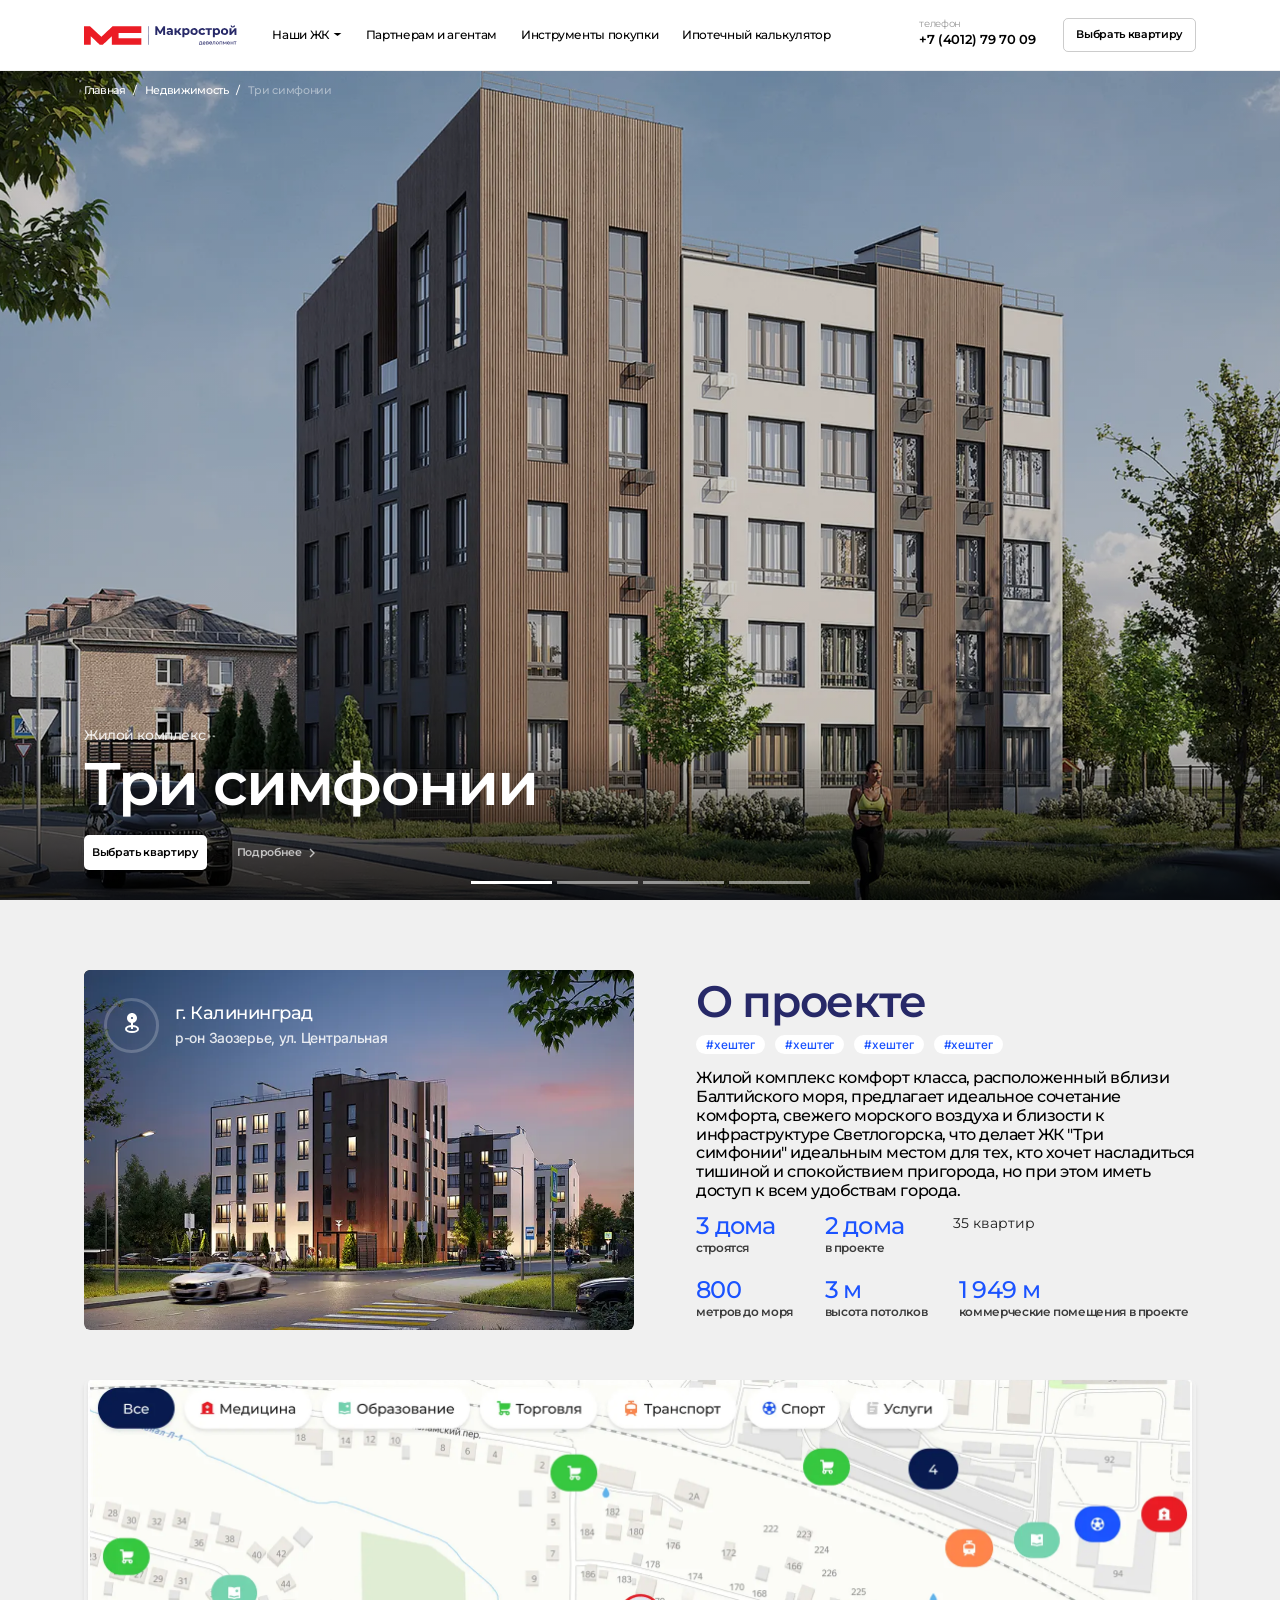
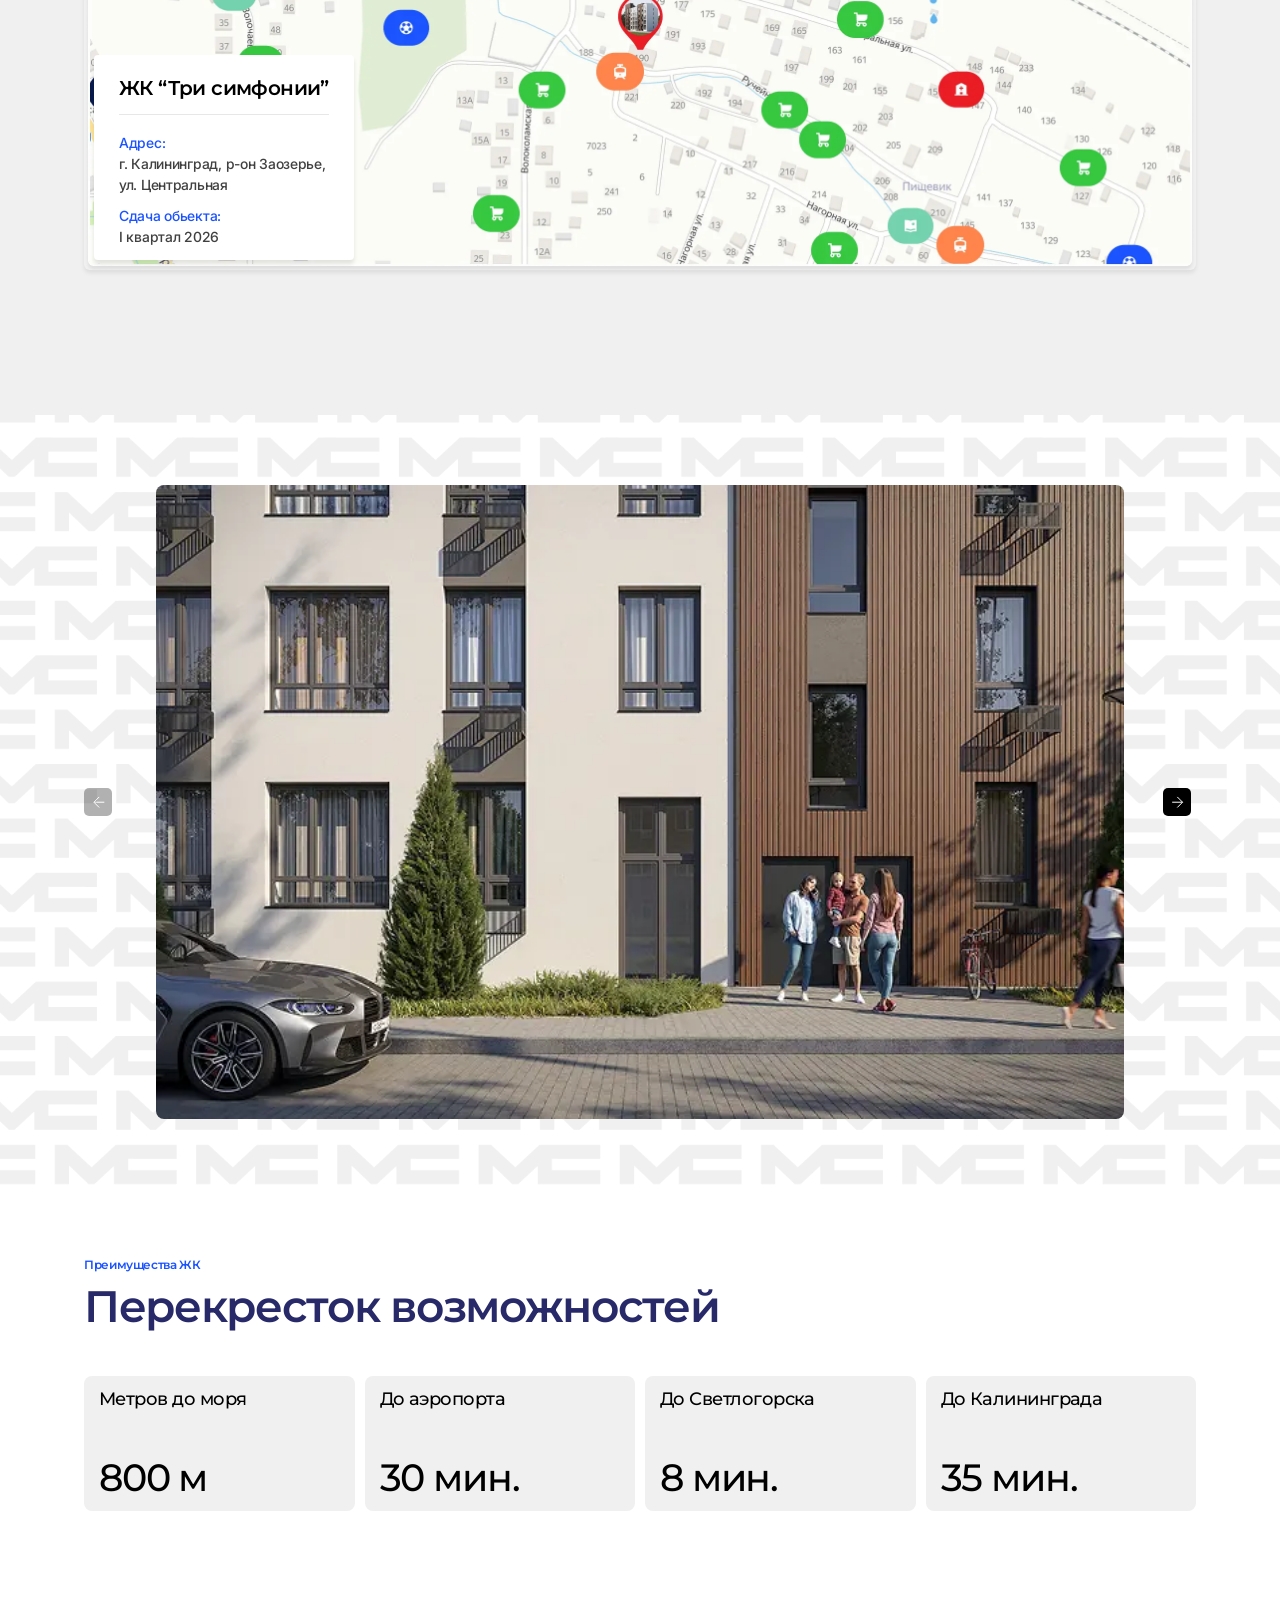
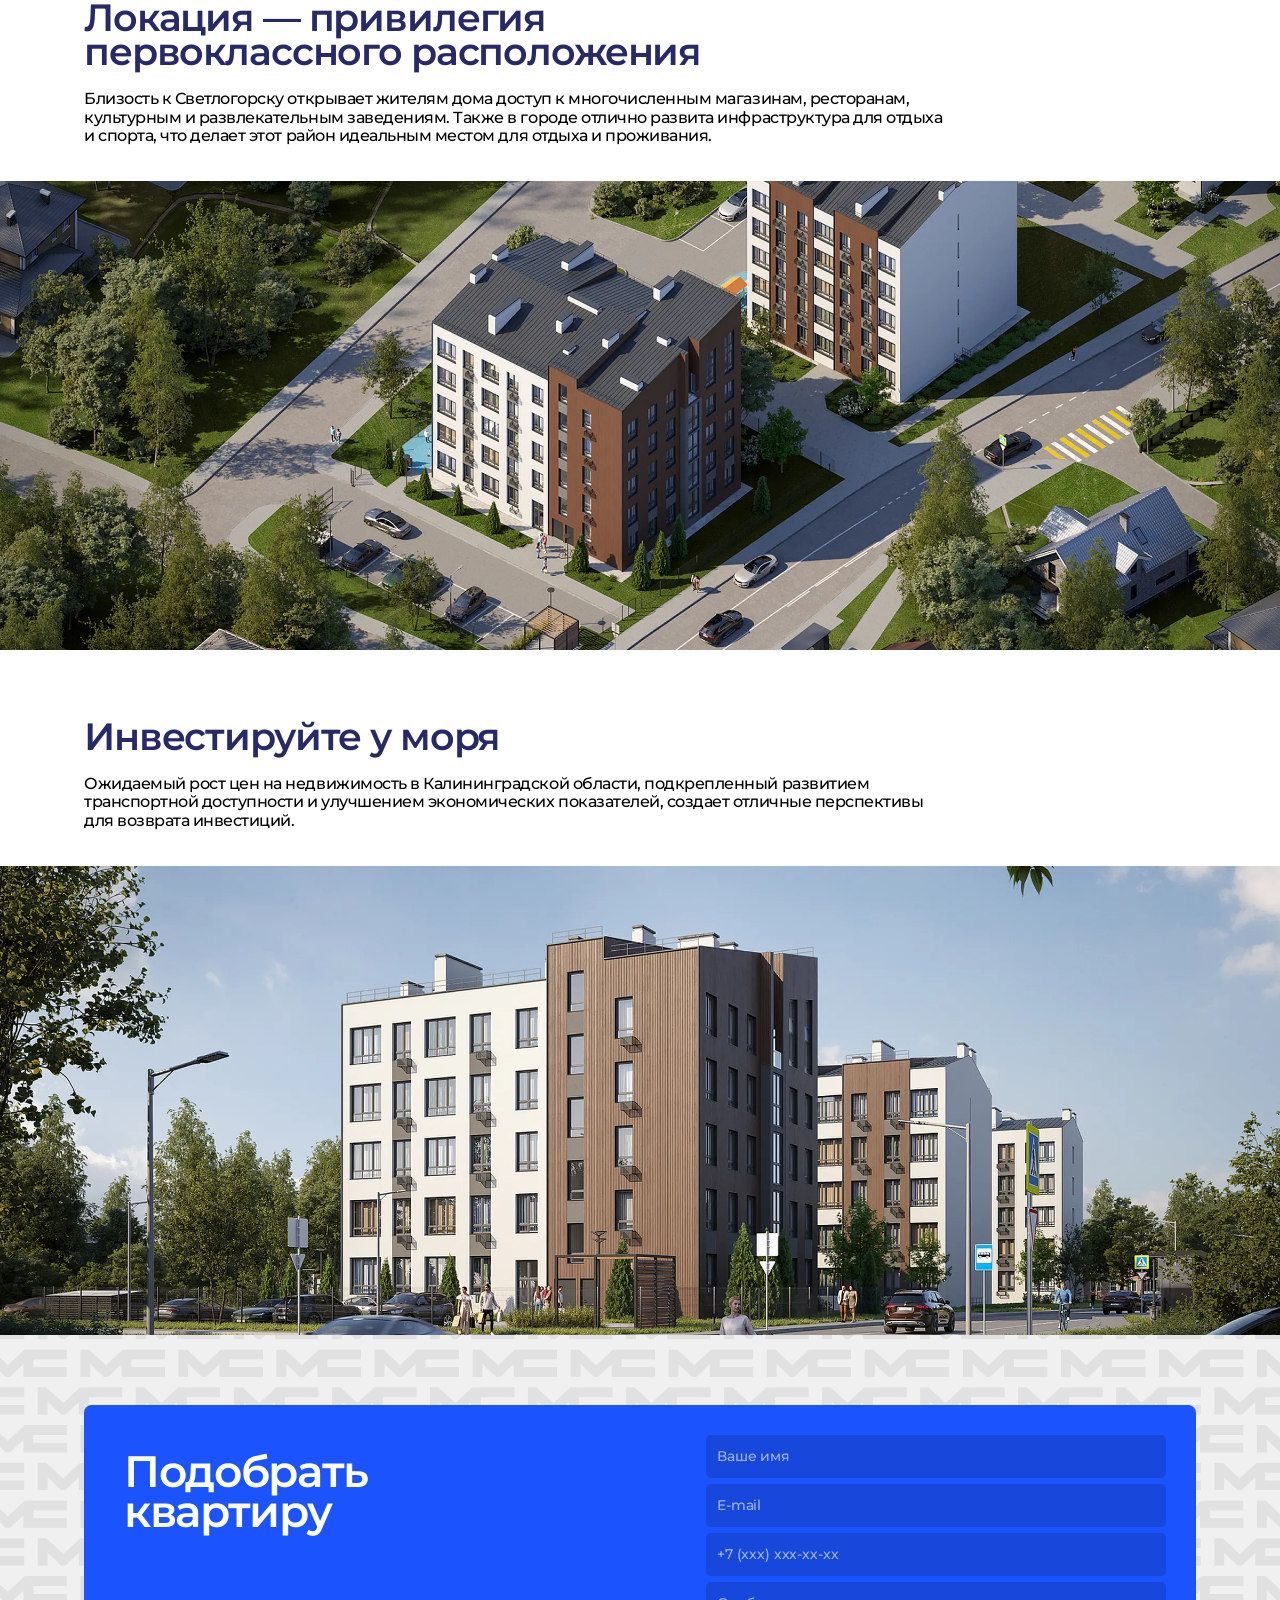
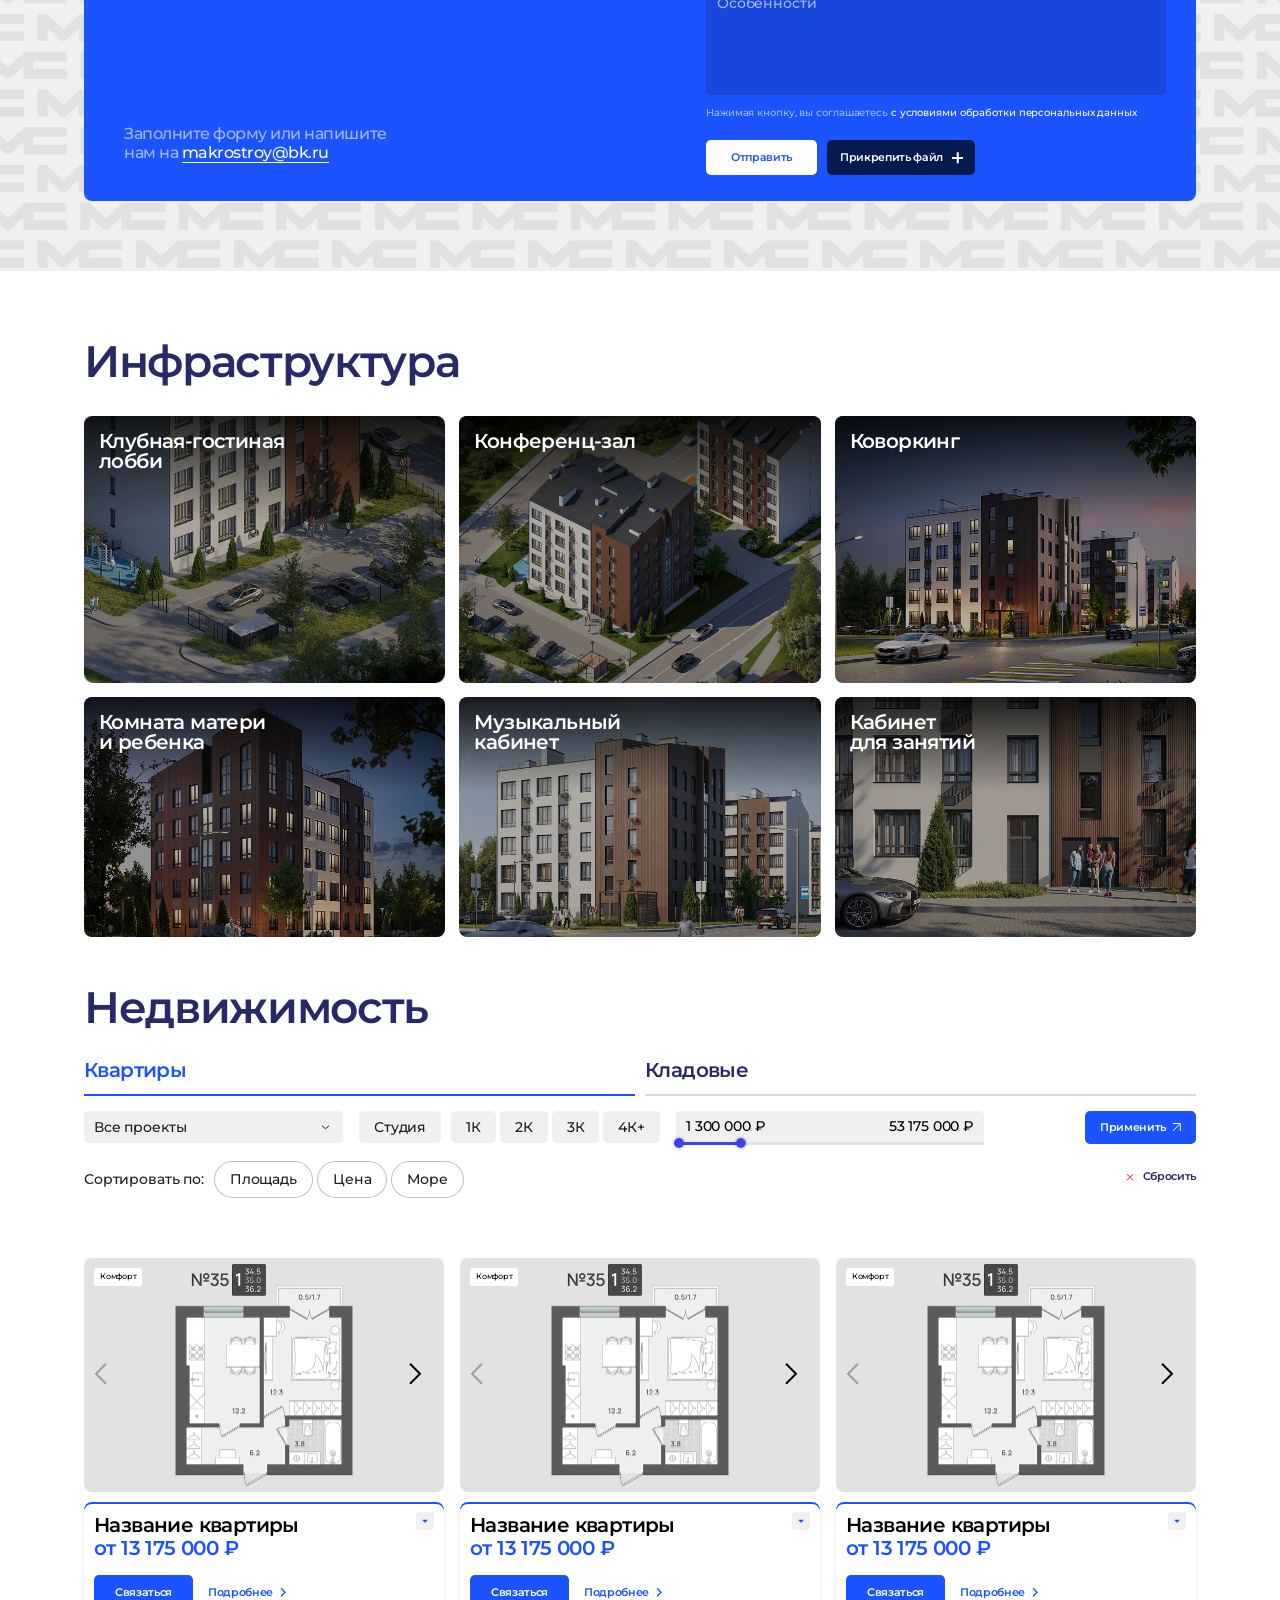
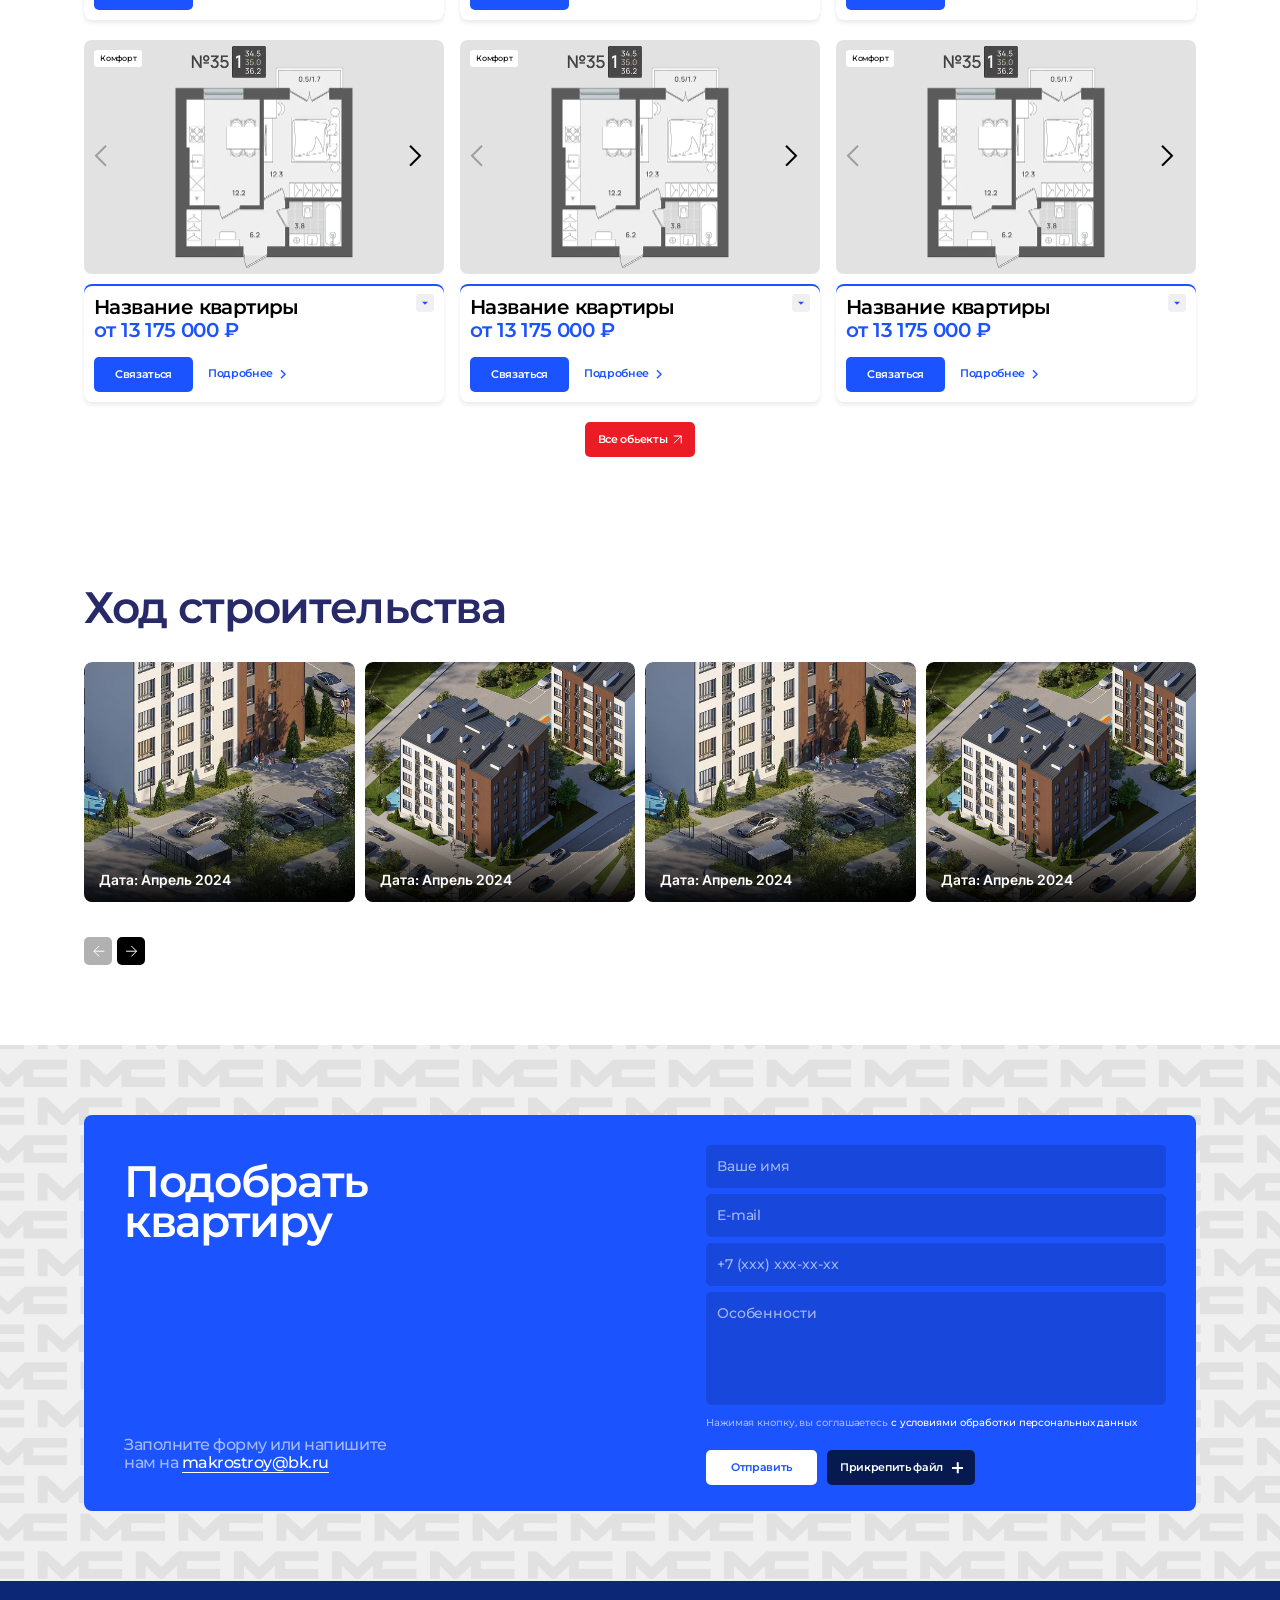
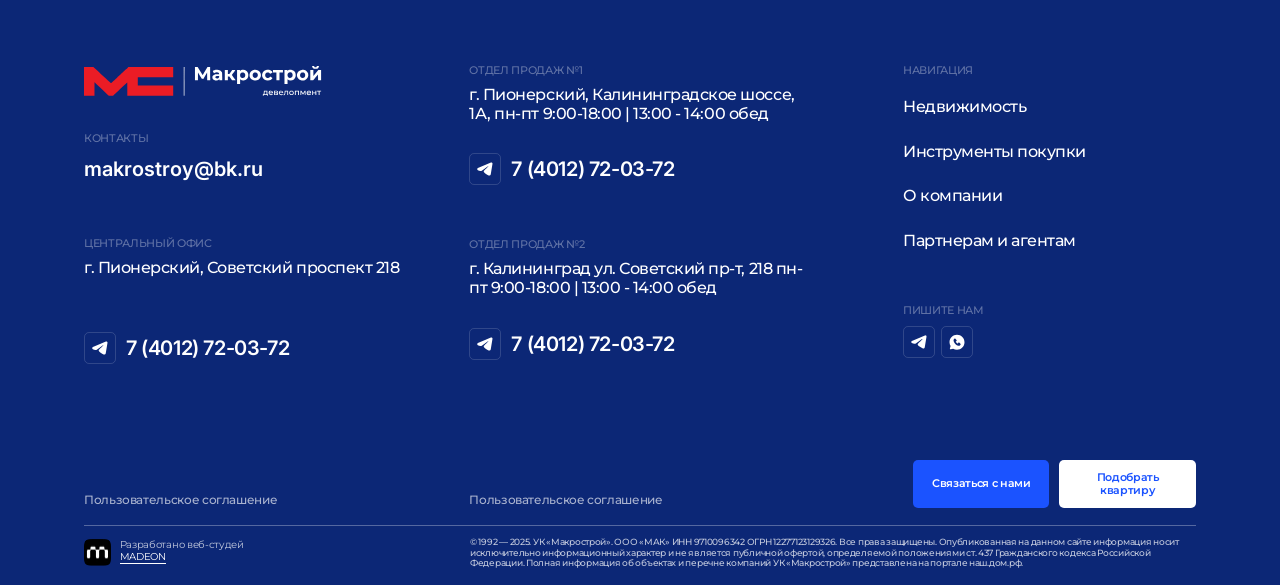
<file: residential-complex.html>
<!DOCTYPE html>
<html lang="ru">

	<head>
		<title>Жилой комплекс</title>
		<meta charset="utf-8">
		<meta name="format-detection" content="telephone=no">
		<meta name="viewport" content="width=device-width, initial-scale=1.0">

		<link rel="stylesheet" href="css/styles.css?v=1742962320360" />

		<link rel="shortcut icon" type="image/x-icon" href="/favicon.ico" />
		<link rel="icon" type="image/svg+xml" href="/favicon.svg">

	</head>

	<body>
		<div class="wrapper">
			<header data-scroll class="header fix-block">
				<div class="header__container">
					<div class="header__content">
						<a href="#" class="header__logo">
							<img src="../img/icons/logo.svg" alt="">
						</a>
						<div class="header__menu menu">
							<div class="menu__icon">
								<div class="icon-menu">
									<span></span>
								</div>
							</div>
							<nav class="menu__body">
								<div class="menu__spollers spollers-menu">
									<div class="spollers-menu__item">
										<a href="#" class="spollers-menu__title">
											Наши ЖК
											<div class="spollers-menu__arrow-desc">
												<svg width="9" height="3" viewbox="0 0 9 3" fill="none" xmlns="http://www.w3.org/2000/svg">
													<path d="M4.5 0L8.39711 3H0.602886L4.5 0Z" fill="black" />
												</svg>
											</div>
											<div class="spollers-menu__arrow-mob">
												<svg width="10" height="16" viewbox="0 0 10 16" fill="none" xmlns="http://www.w3.org/2000/svg">
													<path d="M1 1L8 8L1 15" stroke="#1B53FF" stroke-width="2" />
												</svg>
											</div>
										</a>
										<div class="spollers-menu__body">
											<div class="spollers-menu__title-mob">
												<svg width="10" height="17" viewbox="0 0 10 17" fill="none" xmlns="http://www.w3.org/2000/svg">
													<path d="M9 1.5L2 8.5L9 15.5" stroke="#1B53FF" stroke-width="2" />
												</svg>
												Наши ЖК
											</div>
											<div data-simplebar class="spollers-menu__simplebar">
												<div class="spollers-menu__content">
													<div class="spollers-menu__column">
														<a href="#" class="spollers-menu__block">
															<div class="spollers-menu__image">
																<img loading="lazy" src="../img/apartment/image-1.webp" alt="">
															</div>
															<div class="spollers-menu__name">
																Сальвадор
															</div>
														</a>
													</div>
													<div class="spollers-menu__column">
														<a href="#" class="spollers-menu__block">
															<div class="spollers-menu__image">
																<img loading="lazy" src="../img/apartment/image-2.webp" alt="">
															</div>
															<div class="spollers-menu__name">
																Жадина
															</div>
														</a>
													</div>
													<div class="spollers-menu__column">
														<a href="#" class="spollers-menu__block">
															<div class="spollers-menu__image">
																<img loading="lazy" src="../img/apartment/image-3.webp" alt="">
															</div>
															<div class="spollers-menu__name">
																Сигнатур
															</div>
														</a>
													</div>
													<div class="spollers-menu__column">
														<a href="#" class="spollers-menu__block">
															<div class="spollers-menu__image">
																<img loading="lazy" src="../img/apartment/image-4.webp" alt="">
															</div>
															<div class="spollers-menu__name">
																Рыбное
															</div>
														</a>
													</div>
													<div class="spollers-menu__column">
														<a href="#" class="spollers-menu__block">
															<div class="spollers-menu__image">
																<img loading="lazy" src="../img/apartment/image-5.webp" alt="">
															</div>
															<div class="spollers-menu__name">
																Три симфонии
															</div>
														</a>
													</div>
													<div class="spollers-menu__column">
														<a href="#" class="spollers-menu__block">
															<div class="spollers-menu__image">
																<img loading="lazy" src="../img/apartment/image-6.webp" alt="">
															</div>
															<div class="spollers-menu__name">
																Октябренок
															</div>
														</a>
													</div>
													<div class="spollers-menu__column">
														<a href="#" class="spollers-menu__block">
															<div class="spollers-menu__image">
																<img loading="lazy" src="../img/apartment/image-7.webp" alt="">
															</div>
															<div class="spollers-menu__name">
																МС 18
															</div>
														</a>
													</div>
												</div>
											</div>
										</div>
									</div>
									<div class="spollers-menu__item">
										<a href="#" class="spollers-menu__title">Партнерам и агентам</a>
									</div>
									<div class="spollers-menu__item">
										<a href="#" class="spollers-menu__title">Инструменты покупки</a>
									</div>
									<div class="spollers-menu__item spollers-menu-calculator">
										<a href="#" class="spollers-menu__title">Ипотечный калькулятор</a>
									</div>
									<div class="spollers-menu__item spollers-menu-last">
										<a href="#" class="spollers-menu__title">
											Адреса отделов продаж
											<div class="spollers-menu__arrow-desc">
												<svg width="9" height="3" viewbox="0 0 9 3" fill="none" xmlns="http://www.w3.org/2000/svg">
													<path d="M4.5 0L8.39711 3H0.602886L4.5 0Z" fill="black" />
												</svg>
											</div>
											<div class="spollers-menu__arrow-mob">
												<svg width="10" height="16" viewbox="0 0 10 16" fill="none" xmlns="http://www.w3.org/2000/svg">
													<path d="M1 1L8 8L1 15" stroke="#1B53FF" stroke-width="2" />
												</svg>
											</div>
										</a>
										<div class="spollers-menu__body">
											<div class="spollers-menu__title-mob">
												<svg width="10" height="17" viewbox="0 0 10 17" fill="none" xmlns="http://www.w3.org/2000/svg">
													<path d="M9 1.5L2 8.5L9 15.5" stroke="#1B53FF" stroke-width="2" />
												</svg>
												Адреса отделов продаж
											</div>
											<div data-simplebar class="spollers-menu__simplebar">
												<div class="spollers-menu__content">
													<div class="spollers-menu__address address-spollers-menu">
														<div class="address-spollers-menu__column">
															<div class="address-spollers-menu__title">Отдел продаж №1</div>
															<div class="address-spollers-menu__subtitle">
																г. Пионерский, Калининградское шоссе, 1А, пн-пт 9:00-18:00 | 13:00 - 14:00 обед
															</div>
															<a href="tel:74012797009" class="address-spollers-menu__phone">
																<div class="address-spollers-menu__icon">
																	<svg width="16" height="14" viewbox="0 0 16 14" fill="none" xmlns="http://www.w3.org/2000/svg">
																		<path fill-rule="evenodd" clip-rule="evenodd" d="M13.9225 0.23235C14.1107 0.153105 14.3168 0.125774 14.5193 0.153201C14.7217 0.180628 14.9131 0.261812 15.0735
                                  0.388301C15.2339 0.51479 15.3574 0.68196 15.4313 0.872413C15.5052 1.06287 15.5267 1.26964 15.4935 1.47121L13.7655
                                  11.9527C13.5979 12.9638 12.4886 13.5436 11.5613 13.04C10.7857 12.6186 9.6337 11.9695 8.59751 11.2922C8.07942 10.9531
                                  6.49237 9.8674 6.68742 9.09483C6.85504 8.43426 9.5217 5.95197 11.0455 4.47616C11.6436 3.89635 11.3708 3.56187 10.6646
                                  4.09521C8.91066 5.4194 6.09466 7.43311 5.16361 7.99997C4.34227 8.49978 3.91408 8.58511 3.40208 8.49978C2.46799 8.34435
                                  1.6017 8.10359 0.894656 7.81026C-0.0607729 7.41407 -0.0142967 6.10054 0.893894 5.71806L13.9225 0.23235Z" fill="black" />
																	</svg>
																</div>
																<span>+7 (4012) 79-70-09</span>
															</a>
														</div>
														<div class="address-spollers-menu__column">
															<div class="address-spollers-menu__title">Отдел продаж №2</div>
															<div class="address-spollers-menu__subtitle">
																г. Калининград ул. Советский пр-т, 218 пн-пт 9:00-18:00 | 13:00 - 14:00 обед
															</div>
															<a href="tel:74012797009" class="address-spollers-menu__phone">
																<div class="address-spollers-menu__icon">
																	<svg width="16" height="14" viewbox="0 0 16 14" fill="none" xmlns="http://www.w3.org/2000/svg">
																		<path fill-rule="evenodd" clip-rule="evenodd" d="M13.9225 0.23235C14.1107 0.153105 14.3168 0.125774 14.5193 0.153201C14.7217 0.180628 14.9131 0.261812 15.0735
                                  0.388301C15.2339 0.51479 15.3574 0.68196 15.4313 0.872413C15.5052 1.06287 15.5267 1.26964 15.4935 1.47121L13.7655
                                  11.9527C13.5979 12.9638 12.4886 13.5436 11.5613 13.04C10.7857 12.6186 9.6337 11.9695 8.59751 11.2922C8.07942 10.9531
                                  6.49237 9.8674 6.68742 9.09483C6.85504 8.43426 9.5217 5.95197 11.0455 4.47616C11.6436 3.89635 11.3708 3.56187 10.6646
                                  4.09521C8.91066 5.4194 6.09466 7.43311 5.16361 7.99997C4.34227 8.49978 3.91408 8.58511 3.40208 8.49978C2.46799 8.34435
                                  1.6017 8.10359 0.894656 7.81026C-0.0607729 7.41407 -0.0142967 6.10054 0.893894 5.71806L13.9225 0.23235Z" fill="black" />
																	</svg>
																</div>
																<span>+7 (4012) 79-70-09</span>
															</a>
														</div>
														<div class="address-spollers-menu__column">
															<div class="address-spollers-menu__title">Центральный офис</div>
															<div class="address-spollers-menu__subtitle">
																г. Пионерский, Советский проспект 218
															</div>
															<a href="tel:74012720372" class="address-spollers-menu__phone">
																<div class="address-spollers-menu__icon">
																	<svg width="16" height="14" viewbox="0 0 16 14" fill="none" xmlns="http://www.w3.org/2000/svg">
																		<path fill-rule="evenodd" clip-rule="evenodd" d="M13.9225 0.23235C14.1107 0.153105 14.3168 0.125774 14.5193 0.153201C14.7217 0.180628 14.9131 0.261812 15.0735
                                  0.388301C15.2339 0.51479 15.3574 0.68196 15.4313 0.872413C15.5052 1.06287 15.5267 1.26964 15.4935 1.47121L13.7655
                                  11.9527C13.5979 12.9638 12.4886 13.5436 11.5613 13.04C10.7857 12.6186 9.6337 11.9695 8.59751 11.2922C8.07942 10.9531
                                  6.49237 9.8674 6.68742 9.09483C6.85504 8.43426 9.5217 5.95197 11.0455 4.47616C11.6436 3.89635 11.3708 3.56187 10.6646
                                  4.09521C8.91066 5.4194 6.09466 7.43311 5.16361 7.99997C4.34227 8.49978 3.91408 8.58511 3.40208 8.49978C2.46799 8.34435
                                  1.6017 8.10359 0.894656 7.81026C-0.0607729 7.41407 -0.0142967 6.10054 0.893894 5.71806L13.9225 0.23235Z" fill="black" />
																	</svg>
																</div>
																<span>7 (4012) 72-03-72</span>
															</a>
														</div>
													</div>
												</div>
											</div>
										</div>
									</div>
								</div>
								<div class="menu__contacts contacts-menu">
									<div class="contacts-menu__body">
										<div class="contacts-menu__column">
											<span>Контакты</span>
											<a href="mailto:makrostroy@bk.ru" class="contacts-menu__email">makrostroy@bk.ru</a>
										</div>
										<div class="contacts-menu__column">
											<span>Пишите нам</span>
											<div class="contacts-menu__socials">
												<div class="contacts-menu__social">
													<a href="#">
														<svg width="16" height="14" viewbox="0 0 16 14" fill="none" xmlns="http://www.w3.org/2000/svg">
															<path fill-rule="evenodd" clip-rule="evenodd" d="M13.9264 0.232319C14.1147 0.153074 14.3207 0.125743 14.5232 0.153171C14.7256 0.180598 14.917 0.261781 15.0774
                            0.38827C15.2378 0.514759 15.3613 0.68193 15.4352 0.872382C15.5091 1.06284 15.5306 1.26961 15.4974 1.47118L13.7694
                            11.9527C13.6018 12.9637 12.4925 13.5436 11.5652 13.0399C10.7896 12.6186 9.63761 11.9695 8.60142 11.2921C8.08332 10.9531
                            6.49628 9.86737 6.69132 9.0948C6.85894 8.43423 9.52561 5.95194 11.0494 4.47613C11.6475 3.89632 11.3748 3.56184 10.6685
                            4.09518C8.91456 5.41937 6.09856 7.43308 5.16751 7.99994C4.34618 8.49975 3.91799 8.58508 3.40599 8.49975C2.47189 8.34432
                            1.60561 8.10356 0.898562 7.81023C-0.0568666 7.41403 -0.0103904 6.10051 0.8978 5.71803L13.9264 0.232319Z" fill="black" />
														</svg>
													</a>
												</div>
												<div class="contacts-menu__social">
													<a href="#">
														<svg width="16" height="16" viewbox="0 0 16 16" fill="none" xmlns="http://www.w3.org/2000/svg">
															<path fill-rule="evenodd" clip-rule="evenodd" d="M8 0.498657C3.85775 0.498657 0.5 3.85641 0.5 7.99866C0.5 9.41616 0.89375 10.7437 1.5785 11.8747L0.9095
                            14.1487C0.871088 14.2792 0.868561 14.4177 0.902183 14.5496C0.935806 14.6815 1.00434 14.8019 1.10057 14.8981C1.1968
                            14.9943 1.31719 15.0629 1.44906 15.0965C1.58094 15.1301 1.71944 15.1276 1.85 15.0892L4.124 14.4202C5.29305 15.1274
                            6.63368 15.5004 8 15.4987C12.1423 15.4987 15.5 12.1409 15.5 7.99866C15.5 3.85641 12.1423 0.498657 8 0.498657ZM6.3035
                            9.69591C7.82075 11.2124 9.269 11.4127 9.7805 11.4314C10.5583 11.4599 11.3158 10.8659 11.6105 10.1767C11.6474 10.0908
                            11.6607 9.99675 11.6491 9.90407C11.6375 9.81138 11.6014 9.72347 11.5445 9.64941C11.1335 9.12441 10.5778 8.74716 10.0348
                            8.37216C9.92144 8.29358 9.78207 8.26202 9.64596 8.28413C9.50985 8.30623 9.38763 8.38026 9.305 8.49066L8.855
                            9.17691C8.83122 9.21366 8.79436 9.24 8.75188 9.25058C8.70941 9.26116 8.6645 9.2552 8.62625 9.23391C8.321 9.05916 7.87625
                            8.76216 7.55675 8.44266C7.23725 8.12316 6.95825 7.69866 6.8015 7.41291C6.78254 7.3765 6.77718 7.33452 6.78639
                            7.29452C6.7956 7.25451 6.81878 7.21911 6.85175 7.19466L7.54475 6.68016C7.64394 6.59435 7.70797 6.47496 7.72458
                            6.34487C7.74118 6.21477 7.7092 6.08313 7.63475 5.97516C7.29875 5.48316 6.90725 4.85766 6.3395 4.44291C6.26607 4.39015
                            6.18027 4.35725 6.09039 4.3474C6.00051 4.33754 5.90962 4.35107 5.8265 4.38666C5.1365 4.68216 4.5395 5.43966 4.568
                            6.21891C4.58675 6.73041 4.787 8.17866 6.3035 9.69591Z" fill="black" />
														</svg>
													</a>
												</div>
											</div>
										</div>
									</div>
									<div class="contacts-menu__buttons">
										<div class="contacts-menu__button">
											<a href="#" data-popup="#contact" class="button-blue">Связаться с нами</a>
										</div>
										<div class="contacts-menu__button">
											<a href="#" class="contacts-menu__find-button button-blue">Подобрать квартиру</a>
										</div>
									</div>
								</div>
							</nav>
						</div>
						<div class="header__contacts">
							<div class="header__phone">
								<span>Телефон</span>
								<a href="tel:74012797009">+7 (4012) 79 70 09</a>
							</div>
							<a href="#" class="header__button">Выбрать квартиру</a>
						</div>
					</div>
				</div>
			</header>
			<main class="page main-residential-complex">
				<div class="page__residential-complex residential-complex">
					<div data-watch data-watch-once class="residential-complex__sliders">
						<div class="residential-complex__slider swiper">
							<div class="residential-complex__wrapper swiper-wrapper">
								<div class="residential-complex__slide swiper-slide">
									<img data-watch data-watch-once src="img/apartment/image-5.webp" alt="">
									<div data-watch data-watch-once class="residential-complex__content">
										<div class="residential-complex__container">
											<div class="residential-complex__breadcrambs breadcrambs">
												<div class="breadcrambs__content">
													<ul>
														<li>
															<a data-watch data-watch-once href="#">
																Главная
																<span>/</span>
															</a>
														</li>
														<li>
															<a data-watch data-watch-once href="#">
																Недвижимость
																<span>/</span>
															</a>
														</li>
														<li>
															<span>Три симфонии</span>
														</li>
													</ul>
												</div>
											</div>
											<div data-watch data-watch-once class="residential-complex__body">
												<div data-watch data-watch-once class="residential-complex__title">Жилой комплекс</div>
												<div data-watch data-watch-once class="h1">Три симфонии</div>
												<div class="residential-complex__buttons">
													<a href="#" class="residential-complex__button button-blue">Выбрать квартиру</a>
													<a href="#" class="residential-complex__link">
														Подробнее
														<svg width="6" height="10" viewbox="0 0 6 10" fill="none" xmlns="http://www.w3.org/2000/svg">
															<path d="M1 1L5 5L1 9" stroke="white" stroke-opacity="0.7" stroke-width="1.4" />
														</svg>
													</a>
												</div>
											</div>
										</div>
									</div>
								</div>
								<div class="residential-complex__slide swiper-slide">
									<img data-watch data-watch-once src="img/apartment/image-18.webp" alt="">
									<div data-watch data-watch-once class="residential-complex__content">
										<div class="residential-complex__container">
											<div class="residential-complex__breadcrambs breadcrambs">
												<div class="breadcrambs__content">
													<ul>
														<li>
															<a data-watch data-watch-once href="#">
																Главная
																<span>/</span>
															</a>
														</li>
														<li>
															<a data-watch data-watch-once href="#">
																Недвижимость
																<span>/</span>
															</a>
														</li>
														<li>
															<span>Три симфонии</span>
														</li>
													</ul>
												</div>
											</div>
											<div data-watch data-watch-once class="residential-complex__body">
												<div data-watch data-watch-once class="residential-complex__title">Жилой комплекс</div>
												<div data-watch data-watch-once class="h1">Три симфонии</div>
												<div class="residential-complex__buttons">
													<a href="#" class="residential-complex__button button-blue">Выбрать квартиру</a>
													<a href="#" class="residential-complex__link">
														Подробнее
														<svg width="6" height="10" viewbox="0 0 6 10" fill="none" xmlns="http://www.w3.org/2000/svg">
															<path d="M1 1L5 5L1 9" stroke="white" stroke-opacity="0.7" stroke-width="1.4" />
														</svg>
													</a>
												</div>
											</div>
										</div>
									</div>
								</div>
								<div class="residential-complex__slide swiper-slide">
									<img data-watch data-watch-once src="img/apartment/image-5.webp" alt="">
									<div data-watch data-watch-once class="residential-complex__content">
										<div class="residential-complex__container">
											<div class="residential-complex__breadcrambs breadcrambs">
												<div class="breadcrambs__content">
													<ul>
														<li>
															<a data-watch data-watch-once href="#">
																Главная
																<span>/</span>
															</a>
														</li>
														<li>
															<a data-watch data-watch-once href="#">
																Недвижимость
																<span>/</span>
															</a>
														</li>
														<li>
															<span>Три симфонии</span>
														</li>
													</ul>
												</div>
											</div>
											<div data-watch data-watch-once class="residential-complex__body">
												<div data-watch data-watch-once class="residential-complex__title">Жилой комплекс</div>
												<div data-watch data-watch-once class="h1">Три симфонии</div>
												<div class="residential-complex__buttons">
													<a href="#" class="residential-complex__button button-blue">Выбрать квартиру</a>
													<a href="#" class="residential-complex__link">
														Подробнее
														<svg width="6" height="10" viewbox="0 0 6 10" fill="none" xmlns="http://www.w3.org/2000/svg">
															<path d="M1 1L5 5L1 9" stroke="white" stroke-opacity="0.7" stroke-width="1.4" />
														</svg>
													</a>
												</div>
											</div>
										</div>
									</div>
								</div>
								<div class="residential-complex__slide swiper-slide">
									<img data-watch data-watch-once src="img/apartment/image-18.webp" alt="">
									<div data-watch data-watch-once class="residential-complex__content">
										<div class="residential-complex__container">
											<div class="residential-complex__breadcrambs breadcrambs">
												<div class="breadcrambs__content">
													<ul>
														<li>
															<a data-watch data-watch-once href="#">
																Главная
																<span>/</span>
															</a>
														</li>
														<li>
															<a data-watch data-watch-once href="#">
																Недвижимость
																<span>/</span>
															</a>
														</li>
														<li>
															<span>Три симфонии</span>
														</li>
													</ul>
												</div>
											</div>
											<div data-watch data-watch-once class="residential-complex__body">
												<div data-watch data-watch-once class="residential-complex__title">Жилой комплекс</div>
												<div data-watch data-watch-once class="h1">Три симфонии</div>
												<div class="residential-complex__buttons">
													<a href="#" class="residential-complex__button button-blue">Выбрать квартиру</a>
													<a href="#" class="residential-complex__link">
														Подробнее
														<svg width="6" height="10" viewbox="0 0 6 10" fill="none" xmlns="http://www.w3.org/2000/svg">
															<path d="M1 1L5 5L1 9" stroke="white" stroke-opacity="0.7" stroke-width="1.4" />
														</svg>
													</a>
												</div>
											</div>
										</div>
									</div>
								</div>
							</div>
						</div>
						<div class="residential-complex__pagination pagination"></div>
					</div>
				</div>
				<div class="page__about-residential-complex about-residential-complex">
					<div class="about-residential-complex__container">
						<div data-watch data-watch-once class="about-residential-complex__content">
							<div class="about-residential-complex__image">
								<img data-watch data-watch-once loading="lazy" src="img/apartment/image-18.webp" alt="">
								<div data-watch data-watch-once class="about-residential-complex__item">
									<div class="about-residential-complex__icon">
										<span>
											<svg width="24" height="24" viewbox="0 0 24 24" fill="none" xmlns="http://www.w3.org/2000/svg">
												<ellipse cx="12" cy="18" rx="6" ry="3" stroke="white" stroke-width="2" />
												<path d="M12 11V18" stroke="white" stroke-width="2" />
												<path fill-rule="evenodd" clip-rule="evenodd" d="M12 12C14.7614 12 17 9.76142 17 7C17 4.23858 14.7614 2 12 2C9.23858 2 7 4.23858 7 7C7 9.76142 9.23858 12 12 12ZM12
                            8C12.5523 8 13 7.55228 13 7C13 6.44772 12.5523 6 12 6C11.4477 6 11 6.44772 11 7C11 7.55228 11.4477 8 12 8Z" fill="white" />
											</svg>
										</span>
									</div>
									<div class="about-residential-complex__titles">
										<div data-watch data-watch-once class="about-residential-complex__title">г. Калининград</div>
										<div data-watch data-watch-once class="about-residential-complex__subtitle">
											р-он Заозерье, ул. Центральная
										</div>
									</div>
								</div>
							</div>
							<div data-watch data-watch-once class="about-residential-complex__body">
								<div class="about-residential-complex__items">
									<div data-watch data-watch-once class="h2">О проекте</div>
									<div class="about-residential-complex__tags">
										<div data-watch data-watch-once class="about-residential-complex__tag">
											<span>#хештег</span>
										</div>
										<div data-watch data-watch-once class="about-residential-complex__tag">
											<span>#хештег</span>
										</div>
										<div data-watch data-watch-once class="about-residential-complex__tag">
											<span>#хештег</span>
										</div>
										<div data-watch data-watch-once class="about-residential-complex__tag">
											<span>#хештег</span>
										</div>
									</div>
									<p data-watch data-watch-once>
										Жилой комплекс комфорт класса, расположенный вблизи Балтийского моря, предлагает идеальное сочетание комфорта, свежего
										морского воздуха и близости к инфраструктуре Светлогорска, что делает ЖК "Три симфонии" идеальным местом для тех, кто
										хочет насладиться тишиной и спокойствием пригорода, но при этом иметь доступ к всем удобствам города.
									</p>
									<div class="about-residential-complex__info info-about-complex">
										<div class="info-about-complex__body">
											<div class="info-about-complex__column">
												<div data-watch data-watch-once class="info-about-complex__title">3 дома
												</div>
												<div data-watch data-watch-once class="info-about-complex__subtitle">
													строятся</div>
											</div>
											<div class="info-about-complex__column">
												<div data-watch data-watch-once class="info-about-complex__title">2 дома
												</div>
												<div data-watch data-watch-once class="info-about-complex__subtitle">в проекте</div>
											</div>
											<div class="info-about-complex__column">
												<div data-watch data-watch-onceclass="info-about-complex__title">35 квартир
												</div>
												<div class="info-about-complex__subtitle">с функциональными планировками
												</div>
											</div>
											<div class="info-about-complex__column">
												<div data-watch data-watch-once class="info-about-complex__title">800</div>
												<div data-watch data-watch-once class="info-about-complex__subtitle">метров до моря</div>
											</div>
											<div class="info-about-complex__column">
												<div data-watch data-watch-once class="info-about-complex__title">3 м</div>
												<div data-watch data-watch-once class="info-about-complex__subtitle">высота потолков</div>
											</div>
											<div class="info-about-complex__column">
												<div data-watch data-watch-once class="info-about-complex__title">1 949 м
												</div>
												<div data-watch data-watch-once class="info-about-complex__subtitle">
													коммерческие помещения в проекте
												</div>
											</div>
										</div>
									</div>
								</div>
							</div>
						</div>
						<div class="about-residential-complex__map map-about-complex">
							<div data-watch data-watch-once class="map-about-complex__content">
								<div class="map-about-complex__image">
									<img data-watch data-watch-once loading="lazy" src="img/map-2.webp" alt="">
								</div>
								<div data-watch data-watch-once class="map-about-complex__body">
									<div class="map-about-complex__item">
										<div data-watch data-watch-once class="map-about-complex__title">ЖК “Три симфонии”
										</div>
										<div class="map-about-complex__list">
											<ul>
												<li data-watch data-watch-once>
													<span>Aдрес:</span>
													г. Калининград, р-он Заозерье, ул. Центральная
												</li>
												<li data-watch data-watch-once>
													<span>Сдача обьекта:</span>
													I квартал 2026
												</li>
											</ul>
										</div>
									</div>
								</div>
							</div>
						</div>
					</div>
				</div>
				<div class="page__photo photo">
					<img data-watch data-watch-once loading="lazy" src="img/bg-1.webp" alt="" class="photo__bg">
					<div class="photo__container">
						<div data-watch data-watch-once class="photo__content">
							<div class="photo__body">
								<div class="photo__slider swiper">
									<div data-gallery class="photo__wrapper swiper-wrapper">
										<a href="img/apartment/image-21.webp" class="photo__slide swiper-slide">
											<img data-watch data-watch-once loading="lazy" src="img/apartment/image-21.webp" alt="">
										</a>
										<a href="img/apartment/image-21.webp" class="photo__slide swiper-slide">
											<img data-watch data-watch-once loading="lazy" src="img/apartment/image-21.webp" alt="">
										</a>
										<a href="img/apartment/image-21.webp" class="photo__slide swiper-slide">
											<img data-watch data-watch-once loading="lazy" src="img/apartment/image-21.webp" alt="">
										</a>
										<a href="img/apartment/image-21.webp" class="photo__slide swiper-slide">
											<img data-watch data-watch-once loading="lazy" src="img/apartment/image-21.webp" alt="">
										</a>
									</div>
								</div>
								<div class="photo__pagination pagination"></div>
							</div>
							<div class="photo__arrows arrows">
								<div class="photo__arrow-prev arrow">
									<svg width="12" height="12" viewbox="0 0 12 12" fill="none" xmlns="http://www.w3.org/2000/svg">
										<path d="M11.3164 6.21268H0.8997M0.8997 6.21268L6.18465 0.927734M0.8997 6.21268L6.18465 11.4976" stroke="white" />
									</svg>
								</div>
								<div class="photo__arrow-next arrow">
									<svg width="12" height="12" viewbox="0 0 12 12" fill="none" xmlns="http://www.w3.org/2000/svg">
										<path d="M0.160156 6.21268H10.5769M10.5769 6.21268L5.29192 0.927734M10.5769 6.21268L5.29192 11.4976" stroke="white" />
									</svg>
								</div>
							</div>
						</div>
					</div>
				</div>
				<div class="page__advantages advantages">
					<div class="advantages__container">
						<div data-watch data-watch-once class="advantages__titles">
							<div class="advantages__title">Преимущества ЖК</div>
							<div class="h2">Перекресток возможностей</div>
						</div>
						<div data-watch data-watch-once class="advantages__body scroll">
							<div data-watch data-watch-once class="advantages__column">
								<div class="advantages__item">
									<div class="advantages__label">Метров до моря</div>
									<div data-watch data-watch-once class="advantages__value">800 м</div>
								</div>
							</div>
							<div data-watch data-watch-once class="advantages__column">
								<div class="advantages__item">
									<div class="advantages__label">До аэропорта</div>
									<div data-watch data-watch-once class="advantages__value">30 мин.</div>
								</div>
							</div>
							<div data-watch data-watch-once class="advantages__column">
								<div class="advantages__item">
									<div class="advantages__label">До Светлогорска</div>
									<div data-watch data-watch-once class="advantages__value">8 мин.</div>
								</div>
							</div>
							<div data-watch data-watch-once class="advantages__column">
								<div class="advantages__item">
									<div class="advantages__label">До Калининграда</div>
									<div data-watch data-watch-once class="advantages__value">35 мин.</div>
								</div>
							</div>
						</div>
					</div>
				</div>
				<div class="page__location-advantage location-advantage">
					<div data-watch data-watch-once class="location-advantage__body">
						<div class="location-advantage__column">
							<div class="location-advantage__container">
								<div class="location-advantage__titles">
									<div data-watch data-watch-once class="h3">Локация — привилегия<br> первоклассного расположения
									</div>
									<p data-watch data-watch-once>
										Близость к Светлогорску открывает жителям дома доступ к многочисленным магазинам, ресторанам, культурным и
										развлекательным заведениям. Также в городе отлично развита инфраструктура для отдыха и спорта, что делает этот район
										идеальным местом для отдыха и проживания.
									</p>
								</div>
							</div>
							<img data-watch data-watch-once loading="lazy" src="img/apartment/image-17.webp" alt="">
						</div>
						<div class="location-advantage__column">
							<div class="location-advantage__container">
								<div class="location-advantage__titles">
									<div data-watch data-watch-once class="h3">
										Инвестируйте у моря
									</div>
									<p data-watch data-watch-once>
										Ожидаемый рост цен на недвижимость в Калининградской области, подкрепленный развитием транспортной доступности и
										улучшением экономических показателей, создает отличные перспективы для возврата инвестиций.
									</p>
								</div>
							</div>
							<img data-watch data-watch-once loading="lazy" src="img/apartment/image-20.webp" alt="">
						</div>
					</div>
				</div>
				<div class="page__forms forms">
					<img loading="lazy" src="img/bg-1.webp" alt="" class="forms__bg">
					<div class="forms__container">
						<div data-watch data-watch-once class="forms__content">
							<div class="forms__body">
								<div class="h2">
									Подобрать квартиру
								</div>
								<div class="forms__text">
									Заполните форму или напишите нам на
									<a href="mailto:makrostroy@bk.ru">makrostroy@bk.ru</a>
								</div>
							</div>
							<form action="#" class="forms__form form">
								<div class="form__inputs">
									<div class="form__input">
										<input autocomplete="off" type="text" name="form[]" placeholder="Ваше имя">
									</div>
									<div class="form__input">
										<input data-required="email" autocomplete="off" type="text" name="form[]" data-error="Обязательное поле" placeholder="E-mail">
									</div>
									<div class="form__input">
										<input data-required autocomplete="off" type="text" name="form[]" data-error="Обязательное поле" placeholder="+7 (ххх) ххх-хх-хх" class="telephone">
									</div>
									<div class="form__input">
										<textarea placeholder="Особенности"></textarea>
									</div>
								</div>
								<div class="form__text">
									Нажимая кнопку, вы соглашаетесь
									<a href="#">с условиями обработки персональных данных</a>
								</div>
								<div class="form__previews"></div>
								<div class="form__buttons">
									<button type="submit" class="form__button button-blue">Отправить</button>
									<div class="form__attach-file">
										<input type="file" id="file" accept="image/*" multiple />
										<div class="form__button-file button-blue">
											Прикрепить файл
											<div class="form__plus icon-plus"></div>
										</div>
									</div>
								</div>
							</form>
						</div>
					</div>
				</div>
				<div class="page__infrastructure infrastructure">
					<div class="infrastructure__container">
						<div class="infrastructure__titles titles">
							<div class="h2">Инфраструктура</div>
						</div>
						<div data-watch data-watch-once class="infrastructure__content">
							<div class="infrastructure__body scroll">
								<div data-watch data-watch-once class="infrastructure__column">
									<div class="infrastructure__image">
										<img data-watch data-watch-once loading="lazy" src="img/apartment/image-16.webp" alt="">
										<div data-watch data-watch-once class="infrastructure__title">
											Клубная-гостиная<br> лобби</div>
									</div>
								</div>
								<div data-watch data-watch-once class="infrastructure__column">
									<div class="infrastructure__image">
										<img data-watch data-watch-once loading="lazy" src="img/apartment/image-17.webp" alt="">
										<div data-watch data-watch-once class="infrastructure__title">Конференц-зал
										</div>
									</div>
								</div>
								<div data-watch data-watch-once class="infrastructure__column">
									<div class="infrastructure__image">
										<img data-watch data-watch-once loading="lazy" src="img/apartment/image-18.webp" alt="">
										<div data-watch data-watch-once class="infrastructure__title">Коворкинг</div>
									</div>
								</div>
								<div data-watch data-watch-once class="infrastructure__column">
									<div class="infrastructure__image">
										<img data-watch data-watch-once loading="lazy" src="img/apartment/image-19.webp" alt="">
										<div data-watch data-watch-once class="infrastructure__title">Комната матери<br> и ребенка</div>
									</div>
								</div>
								<div data-watch data-watch-once class="infrastructure__column">
									<div class="infrastructure__image">
										<img data-watch data-watch-once loading="lazy" src="img/apartment/image-20.webp" alt="">
										<div data-watch data-watch-once class="infrastructure__title">Музыкальный<br> кабинет</div>
									</div>
								</div>
								<div data-watch data-watch-once class="infrastructure__column">
									<div class="infrastructure__image">
										<img data-watch data-watch-once loading="lazy" src="img/apartment/image-21.webp" alt="">
										<div data-watch data-watch-once class="infrastructure__title">
											Кабинет<br> для занятий
										</div>
									</div>
								</div>
							</div>
						</div>
					</div>
				</div>
				<div class="page__property property">
					<div class="property__container">
						<div class="property__titles titles">
							<div class="h2">Недвижимость</div>
						</div>
						<div data-watch data-watch-once class="property__content">
							<div data-tabs class="property__tabs tabs">
								<nav data-tabs-titles class="tabs__navigation">
									<button type="button" class="tabs__title _tab-active">
										<span>Квартиры</span>
									</button>
									<button type="button" class="tabs__title">
										<span>Кладовые</span>
									</button>
								</nav>
								<div data-tabs-body class="tabs__content">
									<div class="tabs__body">
										<div class="tabs__filter filter-tabs">
											<div class="filter-tabs__button-mob">
												Фильтры
												<div class="filter-tabs__icons">
													<div class="filter-tabs__icon">
														<span></span>
													</div>
												</div>
											</div>
											<form action="#" class="filter-tabs__content">
												<div class="filter-tabs__top">
													<div class="filter-tabs__close">
														<svg width="11" height="12" viewbox="0 0 11 12" fill="none" xmlns="http://www.w3.org/2000/svg">
															<path d="M10.6309 1.13525L0.630859 11.1353" stroke="white" />
															<path d="M0.630859 1.13525L10.6309 11.1353" stroke="white" />
														</svg>
													</div>
													<div class="filter-tabs__title">Квартиры</div>
												</div>
												<div class="filter-tabs__body">
													<div class="filter-tabs__column">
														<select name="form[]" class="filter-tabs__select">
															<option value="1" selected>Все проекты</option>
															<option value="2">Все проекты №2</option>
															<option value="3">Все проекты №3</option>
															<option value="4">Все проекты №4</option>
														</select>
													</div>
													<div class="filter-tabs__column">
														<div class="filter-tabs__checkboxes">
															<div class="filter-tabs__checkbox checkbox">
																<input id="c_1" class="checkbox__input" type="checkbox" value="1" name="form[]">
																<label for="c_1" class="checkbox__label">
																	<span class="checkbox__text">Студия</span>
																</label>
															</div>
															<div class="filter-tabs__checkbox checkbox">
																<input id="c_2" class="checkbox__input" type="checkbox" value="2" name="form[]">
																<label for="c_2" class="checkbox__label">
																	<span class="checkbox__text">1К</span>
																</label>
															</div>
															<div class="filter-tabs__checkbox checkbox">
																<input id="c_3" class="checkbox__input" type="checkbox" value="3" name="form[]">
																<label for="c_3" class="checkbox__label">
																	<span class="checkbox__text">2К</span>
																</label>
															</div>
															<div class="filter-tabs__checkbox checkbox">
																<input id="c_4" class="checkbox__input" type="checkbox" value="4" name="form[]">
																<label for="c_4" class="checkbox__label">
																	<span class="checkbox__text">3К</span>
																</label>
															</div>
															<div class="filter-tabs__checkbox checkbox">
																<input id="c_5" class="checkbox__input" type="checkbox" value="5" name="form[]">
																<label for="c_5" class="checkbox__label">
																	<span class="checkbox__text">4К+</span>
																</label>
															</div>
														</div>
													</div>
													<div class="filter-tabs__column">
														<div class="filter-tabs__rating rating-filter-tabs">
															<div class="rating-filter-tabs__values">
																<div class="rating-filter-tabs__value">
																	<div class="rating-filter-tabs__input">
																		<input placeholder="0" value="1 300 000" type="text" class="price-start">
																	</div>
																</div>
																<div class="rating-filter-tabs__value">
																	<div class="rating-filter-tabs__input">
																		<input placeholder="0" value="53 175 000" type="text" class="price-end">
																	</div>
																</div>
															</div>
															<div class="rating-filter-tabs__range"></div>
														</div>
													</div>
													<div class="filter-tabs__column">
														<div class="filter-tabs__sorting sorting-filter-tabs">
															<div class="sorting-filter-tabs__content">
																<div class="sorting-filter-tabs__title">Сортировать по:
																</div>
																<div class="sorting-filter-tabs__options options">
																	<div class="options__item">
																		<input hidden id="o_1" class="options__input" type="radio" value="1" name="option">
																		<label for="o_1" class="options__label">
																			<span class="options__text">Площадь</span>
																		</label>
																	</div>
																	<div class="options__item">
																		<input hidden id="o_2" class="options__input" type="radio" value="2" name="option">
																		<label for="o_2" class="options__label">
																			<span class="options__text">Цена</span>
																		</label>
																	</div>
																	<div class="options__item">
																		<input hidden id="o_3" class="options__input" type="radio" value="3" name="option">
																		<label for="o_3" class="options__label">
																			<span class="options__text">Море</span>
																		</label>
																	</div>
																</div>
															</div>
														</div>
													</div>
												</div>
												<div class="filter-tabs__buttons">
													<button type="button" class="filter-tabs__button button-blue">
														<span class="filter-tabs__button-text-desc">Применить</span>
														<span class="filter-tabs__button-text-mob">Найдено 423 квартиры</span>
														<svg width="9" height="9" viewbox="0 0 9 9" fill="none" xmlns="http://www.w3.org/2000/svg">
															<path d="M0.897177 7.92013L8.2629 0.554403M8.2629 0.554403L0.788859 0.554403M8.2629 0.554403V8.02845" stroke="white" />
														</svg>
													</button>
													<button type="button" class="filter-tabs__clear">
														<svg width="8" height="8" viewbox="0 0 8 8" fill="none" xmlns="http://www.w3.org/2000/svg">
															<path d="M7 1.2373L1 7.2373" stroke="#EB1C25" />
															<path d="M1 1.2373L7 7.2373" stroke="#EB1C25" />
														</svg>
														Сбросить
														<span>фильтры</span>
													</button>
												</div>
											</form>
										</div>
										<div class="tabs__product-card product-card-tabs">
											<div class="product-card-tabs__content">
												<div class="product-card-tabs__body">
													<div class="product-card-tabs__column">
														<div class="product-card-tabs__item">
															<div class="product-card-tabs__top">
																<div class="product-card-tabs__tag">Комфорт</div>
																<div class="product-card-tabs__slider swiper">
																	<div data-gallery class="product-card-tabs__wrapper swiper-wrapper">
																		<a href="img/product.webp" class="product-card-tabs__slide swiper-slide">
																			<img loading="lazy" src="img/product.webp" alt="">
																		</a>
																		<a href="img/product.webp" class="product-card-tabs__slide swiper-slide">
																			<img loading="lazy" src="img/product.webp" alt="">
																		</a>
																		<a href="img/product.webp" class="product-card-tabs__slide swiper-slide">
																			<img loading="lazy" src="img/product.webp" alt="">
																		</a>
																	</div>
																</div>
																<div class="product-card-tabs__arrow-prev">
																	<svg width="13" height="22" viewbox="0 0 13 22" fill="none" xmlns="http://www.w3.org/2000/svg">
																		<path d="M12 1.2373L2 11.2373L12 21.2373" stroke="black" stroke-width="2" />
																	</svg>
																</div>
																<div class="product-card-tabs__arrow-next">
																	<svg width="13" height="22" viewbox="0 0 13 22" fill="none" xmlns="http://www.w3.org/2000/svg">
																		<path d="M1 1.2373L11 11.2373L1 21.2373" stroke="black" stroke-width="2" />
																	</svg>
																</div>
															</div>
															<div class="product-card-tabs__bottom">
																<div data-spollers="767.98, min" class="product-card-tabs__spollers spollers">
																	<div class="spollers__item">
																		<div data-spoller class="spollers__titles">
																			<div class="spollers__title">
																				<div class="spollers__name">Название квартиры</div>
																				<div class="spollers__price">от 13 175 000 ₽
																				</div>
																			</div>
																			<div class="spollers__arrow">
																				<svg width="6" height="4" viewbox="0 0 6 4" fill="none" xmlns="http://www.w3.org/2000/svg">
																					<path d="M0 0.737305L3 3.7373L6 0.737305L0 0.737305Z" fill="#1B53FF" />
																				</svg>
																			</div>
																		</div>
																		<div class="spollers__body">
																			<div class="spollers__list">
																				<ul>
																					<li>Площадь - 200 м²</li>
																					<li>Особенность проекта №1</li>
																					<li>Особенность проекта №2</li>
																					<li>Особенность проекта №3</li>
																				</ul>
																			</div>
																		</div>
																	</div>
																</div>
																<div class="product-card-tabs__buttons">
																	<a data-popup="#contact" href="#" class="product-card-tabs__button button-blue">Связаться</a>
																	<a href="#" class="product-card-tabs__link">
																		Подробнее
																		<svg width="6" height="10" viewbox="0 0 6 10" fill="none" xmlns="http://www.w3.org/2000/svg">
																			<path d="M1 1.2373L5 5.2373L1 9.2373" stroke="#1B53FF" stroke-width="1.4" />
																		</svg>
																	</a>
																</div>
															</div>
														</div>
													</div>
													<div class="product-card-tabs__column">
														<div class="product-card-tabs__item">
															<div class="product-card-tabs__top">
																<div class="product-card-tabs__tag">Комфорт</div>
																<div class="product-card-tabs__slider swiper">
																	<div data-gallery class="product-card-tabs__wrapper swiper-wrapper">
																		<a href="img/product.webp" class="product-card-tabs__slide swiper-slide">
																			<img loading="lazy" src="img/product.webp" alt="">
																		</a>
																		<a href="img/product.webp" class="product-card-tabs__slide swiper-slide">
																			<img loading="lazy" src="img/product.webp" alt="">
																		</a>
																		<a href="img/product.webp" class="product-card-tabs__slide swiper-slide">
																			<img loading="lazy" src="img/product.webp" alt="">
																		</a>
																	</div>
																</div>
																<div class="product-card-tabs__arrow-prev">
																	<svg width="13" height="22" viewbox="0 0 13 22" fill="none" xmlns="http://www.w3.org/2000/svg">
																		<path d="M12 1.2373L2 11.2373L12 21.2373" stroke="black" stroke-width="2" />
																	</svg>
																</div>
																<div class="product-card-tabs__arrow-next">
																	<svg width="13" height="22" viewbox="0 0 13 22" fill="none" xmlns="http://www.w3.org/2000/svg">
																		<path d="M1 1.2373L11 11.2373L1 21.2373" stroke="black" stroke-width="2" />
																	</svg>
																</div>
															</div>
															<div class="product-card-tabs__bottom">
																<div data-spollers="768.98, min" class="product-card-tabs__spollers spollers">
																	<div class="spollers__item">
																		<div data-spoller class="spollers__titles">
																			<div class="spollers__title">
																				<div class="spollers__name">Название квартиры</div>
																				<div class="spollers__price">от 13 175 000 ₽
																				</div>
																			</div>
																			<div class="spollers__arrow">
																				<svg width="6" height="4" viewbox="0 0 6 4" fill="none" xmlns="http://www.w3.org/2000/svg">
																					<path d="M0 0.737305L3 3.7373L6 0.737305L0 0.737305Z" fill="#1B53FF" />
																				</svg>
																			</div>
																		</div>
																		<div class="spollers__body">
																			<div class="spollers__list">
																				<ul>
																					<li>Площадь - 200 м²</li>
																					<li>Особенность проекта №1</li>
																					<li>Особенность проекта №2</li>
																					<li>Особенность проекта №3</li>
																				</ul>
																			</div>
																		</div>
																	</div>
																</div>
																<div class="product-card-tabs__buttons">
																	<a data-popup="#contact" href="#" class="product-card-tabs__button button-blue">Связаться</a>
																	<a href="#" class="product-card-tabs__link">
																		Подробнее
																		<svg width="6" height="10" viewbox="0 0 6 10" fill="none" xmlns="http://www.w3.org/2000/svg">
																			<path d="M1 1.2373L5 5.2373L1 9.2373" stroke="#1B53FF" stroke-width="1.4" />
																		</svg>
																	</a>
																</div>
															</div>
														</div>
													</div>
													<div class="product-card-tabs__column">
														<div class="product-card-tabs__item">
															<div class="product-card-tabs__top">
																<div class="product-card-tabs__tag">Комфорт</div>
																<div class="product-card-tabs__slider swiper">
																	<div data-gallery class="product-card-tabs__wrapper swiper-wrapper">
																		<a href="img/product.webp" class="product-card-tabs__slide swiper-slide">
																			<img loading="lazy" src="img/product.webp" alt="">
																		</a>
																		<a href="img/product.webp" class="product-card-tabs__slide swiper-slide">
																			<img loading="lazy" src="img/product.webp" alt="">
																		</a>
																		<a href="img/product.webp" class="product-card-tabs__slide swiper-slide">
																			<img loading="lazy" src="img/product.webp" alt="">
																		</a>
																	</div>
																</div>
																<div class="product-card-tabs__arrow-prev">
																	<svg width="13" height="22" viewbox="0 0 13 22" fill="none" xmlns="http://www.w3.org/2000/svg">
																		<path d="M12 1.2373L2 11.2373L12 21.2373" stroke="black" stroke-width="2" />
																	</svg>
																</div>
																<div class="product-card-tabs__arrow-next">
																	<svg width="13" height="22" viewbox="0 0 13 22" fill="none" xmlns="http://www.w3.org/2000/svg">
																		<path d="M1 1.2373L11 11.2373L1 21.2373" stroke="black" stroke-width="2" />
																	</svg>
																</div>
															</div>
															<div class="product-card-tabs__bottom">
																<div data-spollers="768.98, min" class="product-card-tabs__spollers spollers">
																	<div class="spollers__item">
																		<div data-spoller class="spollers__titles">
																			<div class="spollers__title">
																				<div class="spollers__name">Название квартиры</div>
																				<div class="spollers__price">от 13 175 000 ₽
																				</div>
																			</div>
																			<div class="spollers__arrow">
																				<svg width="6" height="4" viewbox="0 0 6 4" fill="none" xmlns="http://www.w3.org/2000/svg">
																					<path d="M0 0.737305L3 3.7373L6 0.737305L0 0.737305Z" fill="#1B53FF" />
																				</svg>
																			</div>
																		</div>
																		<div class="spollers__body">
																			<div class="spollers__list">
																				<ul>
																					<li>Площадь - 200 м²</li>
																					<li>Особенность проекта №1</li>
																					<li>Особенность проекта №2</li>
																					<li>Особенность проекта №3</li>
																				</ul>
																			</div>
																		</div>
																	</div>
																</div>
																<div class="product-card-tabs__buttons">
																	<a data-popup="#contact" href="#" class="product-card-tabs__button button-blue">Связаться</a>
																	<a href="#" class="product-card-tabs__link">
																		Подробнее
																		<svg width="6" height="10" viewbox="0 0 6 10" fill="none" xmlns="http://www.w3.org/2000/svg">
																			<path d="M1 1.2373L5 5.2373L1 9.2373" stroke="#1B53FF" stroke-width="1.4" />
																		</svg>
																	</a>
																</div>
															</div>
														</div>
													</div>
													<div class="product-card-tabs__column">
														<div class="product-card-tabs__item">
															<div class="product-card-tabs__top">
																<div class="product-card-tabs__tag">Комфорт</div>
																<div class="product-card-tabs__slider swiper">
																	<div data-gallery class="product-card-tabs__wrapper swiper-wrapper">
																		<a href="img/product.webp" class="product-card-tabs__slide swiper-slide">
																			<img loading="lazy" src="img/product.webp" alt="">
																		</a>
																		<a href="img/product.webp" class="product-card-tabs__slide swiper-slide">
																			<img loading="lazy" src="img/product.webp" alt="">
																		</a>
																		<a href="img/product.webp" class="product-card-tabs__slide swiper-slide">
																			<img loading="lazy" src="img/product.webp" alt="">
																		</a>
																	</div>
																</div>
																<div class="product-card-tabs__arrow-prev">
																	<svg width="13" height="22" viewbox="0 0 13 22" fill="none" xmlns="http://www.w3.org/2000/svg">
																		<path d="M12 1.2373L2 11.2373L12 21.2373" stroke="black" stroke-width="2" />
																	</svg>
																</div>
																<div class="product-card-tabs__arrow-next">
																	<svg width="13" height="22" viewbox="0 0 13 22" fill="none" xmlns="http://www.w3.org/2000/svg">
																		<path d="M1 1.2373L11 11.2373L1 21.2373" stroke="black" stroke-width="2" />
																	</svg>
																</div>
															</div>
															<div class="product-card-tabs__bottom">
																<div data-spollers="768.98, min" class="product-card-tabs__spollers spollers">
																	<div class="spollers__item">
																		<div data-spoller class="spollers__titles">
																			<div class="spollers__title">
																				<div class="spollers__name">Название квартиры</div>
																				<div class="spollers__price">от 13 175 000 ₽
																				</div>
																			</div>
																			<div class="spollers__arrow">
																				<svg width="6" height="4" viewbox="0 0 6 4" fill="none" xmlns="http://www.w3.org/2000/svg">
																					<path d="M0 0.737305L3 3.7373L6 0.737305L0 0.737305Z" fill="#1B53FF" />
																				</svg>
																			</div>
																		</div>
																		<div class="spollers__body">
																			<div class="spollers__list">
																				<ul>
																					<li>Площадь - 200 м²</li>
																					<li>Особенность проекта №1</li>
																					<li>Особенность проекта №2</li>
																					<li>Особенность проекта №3</li>
																				</ul>
																			</div>
																		</div>
																	</div>
																</div>
																<div class="product-card-tabs__buttons">
																	<a data-popup="#contact" href="#" class="product-card-tabs__button button-blue">Связаться</a>
																	<a href="#" class="product-card-tabs__link">
																		Подробнее
																		<svg width="6" height="10" viewbox="0 0 6 10" fill="none" xmlns="http://www.w3.org/2000/svg">
																			<path d="M1 1.2373L5 5.2373L1 9.2373" stroke="#1B53FF" stroke-width="1.4" />
																		</svg>
																	</a>
																</div>
															</div>
														</div>
													</div>
													<div class="product-card-tabs__column">
														<div class="product-card-tabs__item">
															<div class="product-card-tabs__top">
																<div class="product-card-tabs__tag">Комфорт</div>
																<div class="product-card-tabs__slider swiper">
																	<div data-gallery class="product-card-tabs__wrapper swiper-wrapper">
																		<a href="img/product.webp" class="product-card-tabs__slide swiper-slide">
																			<img loading="lazy" src="img/product.webp" alt="">
																		</a>
																		<a href="img/product.webp" class="product-card-tabs__slide swiper-slide">
																			<img loading="lazy" src="img/product.webp" alt="">
																		</a>
																		<a href="img/product.webp" class="product-card-tabs__slide swiper-slide">
																			<img loading="lazy" src="img/product.webp" alt="">
																		</a>
																	</div>
																</div>
																<div class="product-card-tabs__arrow-prev">
																	<svg width="13" height="22" viewbox="0 0 13 22" fill="none" xmlns="http://www.w3.org/2000/svg">
																		<path d="M12 1.2373L2 11.2373L12 21.2373" stroke="black" stroke-width="2" />
																	</svg>
																</div>
																<div class="product-card-tabs__arrow-next">
																	<svg width="13" height="22" viewbox="0 0 13 22" fill="none" xmlns="http://www.w3.org/2000/svg">
																		<path d="M1 1.2373L11 11.2373L1 21.2373" stroke="black" stroke-width="2" />
																	</svg>
																</div>
															</div>
															<div class="product-card-tabs__bottom">
																<div data-spollers="768.98, min" class="product-card-tabs__spollers spollers">
																	<div class="spollers__item">
																		<div data-spoller class="spollers__titles">
																			<div class="spollers__title">
																				<div class="spollers__name">Название квартиры</div>
																				<div class="spollers__price">от 13 175 000 ₽
																				</div>
																			</div>
																			<div class="spollers__arrow">
																				<svg width="6" height="4" viewbox="0 0 6 4" fill="none" xmlns="http://www.w3.org/2000/svg">
																					<path d="M0 0.737305L3 3.7373L6 0.737305L0 0.737305Z" fill="#1B53FF" />
																				</svg>
																			</div>
																		</div>
																		<div class="spollers__body">
																			<div class="spollers__list">
																				<ul>
																					<li>Площадь - 200 м²</li>
																					<li>Особенность проекта №1</li>
																					<li>Особенность проекта №2</li>
																					<li>Особенность проекта №3</li>
																				</ul>
																			</div>
																		</div>
																	</div>
																</div>
																<div class="product-card-tabs__buttons">
																	<a data-popup="#contact" href="#" class="product-card-tabs__button button-blue">Связаться</a>
																	<a href="#" class="product-card-tabs__link">
																		Подробнее
																		<svg width="6" height="10" viewbox="0 0 6 10" fill="none" xmlns="http://www.w3.org/2000/svg">
																			<path d="M1 1.2373L5 5.2373L1 9.2373" stroke="#1B53FF" stroke-width="1.4" />
																		</svg>
																	</a>
																</div>
															</div>
														</div>
													</div>
													<div class="product-card-tabs__column">
														<div class="product-card-tabs__item">
															<div class="product-card-tabs__top">
																<div class="product-card-tabs__tag">Комфорт</div>
																<div class="product-card-tabs__slider swiper">
																	<div data-gallery class="product-card-tabs__wrapper swiper-wrapper">
																		<a href="img/product.webp" class="product-card-tabs__slide swiper-slide">
																			<img loading="lazy" src="img/product.webp" alt="">
																		</a>
																		<a href="img/product.webp" class="product-card-tabs__slide swiper-slide">
																			<img loading="lazy" src="img/product.webp" alt="">
																		</a>
																		<a href="img/product.webp" class="product-card-tabs__slide swiper-slide">
																			<img loading="lazy" src="img/product.webp" alt="">
																		</a>
																	</div>
																</div>
																<div class="product-card-tabs__arrow-prev">
																	<svg width="13" height="22" viewbox="0 0 13 22" fill="none" xmlns="http://www.w3.org/2000/svg">
																		<path d="M12 1.2373L2 11.2373L12 21.2373" stroke="black" stroke-width="2" />
																	</svg>
																</div>
																<div class="product-card-tabs__arrow-next">
																	<svg width="13" height="22" viewbox="0 0 13 22" fill="none" xmlns="http://www.w3.org/2000/svg">
																		<path d="M1 1.2373L11 11.2373L1 21.2373" stroke="black" stroke-width="2" />
																	</svg>
																</div>
															</div>
															<div class="product-card-tabs__bottom">
																<div data-spollers="768.98, min" class="product-card-tabs__spollers spollers">
																	<div class="spollers__item">
																		<div data-spoller class="spollers__titles">
																			<div class="spollers__title">
																				<div class="spollers__name">Название квартиры</div>
																				<div class="spollers__price">от 13 175 000 ₽
																				</div>
																			</div>
																			<div class="spollers__arrow">
																				<svg width="6" height="4" viewbox="0 0 6 4" fill="none" xmlns="http://www.w3.org/2000/svg">
																					<path d="M0 0.737305L3 3.7373L6 0.737305L0 0.737305Z" fill="#1B53FF" />
																				</svg>
																			</div>
																		</div>
																		<div class="spollers__body">
																			<div class="spollers__list">
																				<ul>
																					<li>Площадь - 200 м²</li>
																					<li>Особенность проекта №1</li>
																					<li>Особенность проекта №2</li>
																					<li>Особенность проекта №3</li>
																				</ul>
																			</div>
																		</div>
																	</div>
																</div>
																<div class="product-card-tabs__buttons">
																	<a data-popup="#contact" href="#" class="product-card-tabs__button button-blue">Связаться</a>
																	<a href="#" class="product-card-tabs__link">
																		Подробнее
																		<svg width="6" height="10" viewbox="0 0 6 10" fill="none" xmlns="http://www.w3.org/2000/svg">
																			<path d="M1 1.2373L5 5.2373L1 9.2373" stroke="#1B53FF" stroke-width="1.4" />
																		</svg>
																	</a>
																</div>
															</div>
														</div>
													</div>
												</div>
												<a href="#" class="product-card-tabs__button-all button-red">
													Все обьекты
													<svg width="9" height="9" viewbox="0 0 9 9" fill="none" xmlns="http://www.w3.org/2000/svg">
														<path d="M0.897177 8.34005L8.2629 0.974325M8.2629 0.974325L0.788859 0.974325M8.2629 0.974325V8.44837" stroke="white" />
													</svg>
												</a>
												<a href="#" class="product-card-tabs__button-all-mob button-blue">
													Показать еще 21 из 41
												</a>
											</div>
										</div>
									</div>
									<div class="tabs__body">
										<div class="tabs__filter filter-tabs">
											<div class="filter-tabs__button-mob">
												Фильтры
												<div class="filter-tabs__icons">
													<div class="filter-tabs__icon">
														<span></span>
													</div>
												</div>
											</div>
											<form action="#" class="filter-tabs__content">
												<div class="filter-tabs__top">
													<div class="filter-tabs__close">
														<svg width="11" height="12" viewbox="0 0 11 12" fill="none" xmlns="http://www.w3.org/2000/svg">
															<path d="M10.6309 1.13525L0.630859 11.1353" stroke="white" />
															<path d="M0.630859 1.13525L10.6309 11.1353" stroke="white" />
														</svg>
													</div>
													<div class="filter-tabs__title">Кладовые</div>
												</div>
												<div class="filter-tabs__body">
													<div class="filter-tabs__column">
														<select name="form[]" class="filter-tabs__select">
															<option value="1" selected>Все проекты</option>
															<option value="2">Все проекты №2</option>
															<option value="3">Все проекты №3</option>
															<option value="4">Все проекты №4</option>
														</select>
													</div>
													<div class="filter-tabs__column">
														<div class="filter-tabs__checkboxes">
															<div class="filter-tabs__checkbox checkbox">
																<input id="c_6" class="checkbox__input" type="checkbox" value="6" name="form[2]">
																<label for="c_6" class="checkbox__label">
																	<span class="checkbox__text">Студия</span>
																</label>
															</div>
															<div class="filter-tabs__checkbox checkbox">
																<input id="c_7" class="checkbox__input" type="checkbox" value="7" name="form[2]">
																<label for="c_7" class="checkbox__label">
																	<span class="checkbox__text">1К</span>
																</label>
															</div>
															<div class="filter-tabs__checkbox checkbox">
																<input id="c_8" class="checkbox__input" type="checkbox" value="8" name="form[2]">
																<label for="c_8" class="checkbox__label">
																	<span class="checkbox__text">2К</span>
																</label>
															</div>
															<div class="filter-tabs__checkbox checkbox">
																<input id="c_9" class="checkbox__input" type="checkbox" value="9" name="form[2]">
																<label for="c_9" class="checkbox__label">
																	<span class="checkbox__text">3К</span>
																</label>
															</div>
															<div class="filter-tabs__checkbox checkbox">
																<input id="c_10" class="checkbox__input" type="checkbox" value="10" name="form[2]">
																<label for="c_10" class="checkbox__label">
																	<span class="checkbox__text">4К+</span>
																</label>
															</div>
														</div>
													</div>
													<div class="filter-tabs__column">
														<div class="filter-tabs__rating rating-filter-tabs">
															<div class="rating-filter-tabs__values">
																<div class="rating-filter-tabs__value">
																	<div class="rating-filter-tabs__input">
																		<input placeholder="0" value="1 300 000" type="text" class="price-start">
																	</div>
																</div>
																<div class="rating-filter-tabs__value">
																	<div class="rating-filter-tabs__input">
																		<input placeholder="0" value="53 175 000" type="text" class="price-end">
																	</div>
																</div>
															</div>
															<div class="rating-filter-tabs__range"></div>
														</div>
													</div>
													<div class="filter-tabs__column">
														<div class="filter-tabs__sorting sorting-filter-tabs">
															<div class="sorting-filter-tabs__content">
																<div class="sorting-filter-tabs__title">Сортировать по:
																</div>
																<div class="sorting-filter-tabs__options options">
																	<div class="options__item">
																		<input hidden id="o_4" class="options__input" type="radio" value="4" name="option_2">
																		<label for="o_4" class="options__label">
																			<span class="options__text">Площадь</span>
																		</label>
																	</div>
																	<div class="options__item">
																		<input hidden id="o_5" class="options__input" type="radio" value="5" name="option_2">
																		<label for="o_5" class="options__label">
																			<span class="options__text">Цена</span>
																		</label>
																	</div>
																	<div class="options__item">
																		<input hidden id="o_6" class="options__input" type="radio" value="6" name="option_2">
																		<label for="o_6" class="options__label">
																			<span class="options__text">Море</span>
																		</label>
																	</div>
																</div>
															</div>
														</div>
													</div>
												</div>
												<div class="filter-tabs__buttons">
													<button type="button" class="filter-tabs__button button-blue">
														<span class="filter-tabs__button-text-desc">Применить</span>
														<span class="filter-tabs__button-text-mob">Найдено 423 квартиры</span>
														<svg width="9" height="9" viewbox="0 0 9 9" fill="none" xmlns="http://www.w3.org/2000/svg">
															<path d="M0.897177 7.92013L8.2629 0.554403M8.2629 0.554403L0.788859 0.554403M8.2629 0.554403V8.02845" stroke="white" />
														</svg>
													</button>
													<button type="button" class="filter-tabs__clear">
														<svg width="8" height="8" viewbox="0 0 8 8" fill="none" xmlns="http://www.w3.org/2000/svg">
															<path d="M7 1.2373L1 7.2373" stroke="#EB1C25" />
															<path d="M1 1.2373L7 7.2373" stroke="#EB1C25" />
														</svg>
														Сбросить
														<span>фильтры</span>
													</button>
												</div>
											</form>
										</div>
										<div class="tabs__product-card product-card-tabs">
											<div class="product-card-tabs__content">
												<div class="product-card-tabs__body">
													<div class="product-card-tabs__column">
														<div class="product-card-tabs__item">
															<div class="product-card-tabs__top">
																<div class="product-card-tabs__tag">Комфорт</div>
																<div class="product-card-tabs__slider swiper">
																	<div data-gallery class="product-card-tabs__wrapper swiper-wrapper">
																		<a href="img/product.webp" class="product-card-tabs__slide swiper-slide">
																			<img loading="lazy" src="img/product.webp" alt="">
																		</a>
																		<a href="img/product.webp" class="product-card-tabs__slide swiper-slide">
																			<img loading="lazy" src="img/product.webp" alt="">
																		</a>
																		<a href="img/product.webp" class="product-card-tabs__slide swiper-slide">
																			<img loading="lazy" src="img/product.webp" alt="">
																		</a>
																	</div>
																</div>
																<div class="product-card-tabs__arrow-prev">
																	<svg width="13" height="22" viewbox="0 0 13 22" fill="none" xmlns="http://www.w3.org/2000/svg">
																		<path d="M12 1.2373L2 11.2373L12 21.2373" stroke="black" stroke-width="2" />
																	</svg>
																</div>
																<div class="product-card-tabs__arrow-next">
																	<svg width="13" height="22" viewbox="0 0 13 22" fill="none" xmlns="http://www.w3.org/2000/svg">
																		<path d="M1 1.2373L11 11.2373L1 21.2373" stroke="black" stroke-width="2" />
																	</svg>
																</div>
															</div>
															<div class="product-card-tabs__bottom">
																<div data-spollers="768.98, min" class="product-card-tabs__spollers spollers">
																	<div class="spollers__item">
																		<div data-spoller class="spollers__titles">
																			<div class="spollers__title">
																				<div class="spollers__name">Название квартиры</div>
																				<div class="spollers__price">от 13 175 000 ₽
																				</div>
																			</div>
																			<div class="spollers__arrow">
																				<svg width="6" height="4" viewbox="0 0 6 4" fill="none" xmlns="http://www.w3.org/2000/svg">
																					<path d="M0 0.737305L3 3.7373L6 0.737305L0 0.737305Z" fill="#1B53FF" />
																				</svg>
																			</div>
																		</div>
																		<div class="spollers__body">
																			<div class="spollers__list">
																				<ul>
																					<li>Площадь - 200 м²</li>
																					<li>Особенность проекта №1</li>
																					<li>Особенность проекта №2</li>
																					<li>Особенность проекта №3</li>
																				</ul>
																			</div>
																		</div>
																	</div>
																</div>
																<div class="product-card-tabs__buttons">
																	<a data-popup="#contact" href="#" class="product-card-tabs__button button-blue">Связаться</a>
																	<a href="#" class="product-card-tabs__link">
																		Подробнее
																		<svg width="6" height="10" viewbox="0 0 6 10" fill="none" xmlns="http://www.w3.org/2000/svg">
																			<path d="M1 1.2373L5 5.2373L1 9.2373" stroke="#1B53FF" stroke-width="1.4" />
																		</svg>
																	</a>
																</div>
															</div>
														</div>
													</div>
													<div class="product-card-tabs__column">
														<div class="product-card-tabs__item">
															<div class="product-card-tabs__top">
																<div class="product-card-tabs__tag">Комфорт</div>
																<div class="product-card-tabs__slider swiper">
																	<div data-gallery class="product-card-tabs__wrapper swiper-wrapper">
																		<a href="img/product.webp" class="product-card-tabs__slide swiper-slide">
																			<img loading="lazy" src="img/product.webp" alt="">
																		</a>
																		<a href="img/product.webp" class="product-card-tabs__slide swiper-slide">
																			<img loading="lazy" src="img/product.webp" alt="">
																		</a>
																		<a href="img/product.webp" class="product-card-tabs__slide swiper-slide">
																			<img loading="lazy" src="img/product.webp" alt="">
																		</a>
																	</div>
																</div>
																<div class="product-card-tabs__arrow-prev">
																	<svg width="13" height="22" viewbox="0 0 13 22" fill="none" xmlns="http://www.w3.org/2000/svg">
																		<path d="M12 1.2373L2 11.2373L12 21.2373" stroke="black" stroke-width="2" />
																	</svg>
																</div>
																<div class="product-card-tabs__arrow-next">
																	<svg width="13" height="22" viewbox="0 0 13 22" fill="none" xmlns="http://www.w3.org/2000/svg">
																		<path d="M1 1.2373L11 11.2373L1 21.2373" stroke="black" stroke-width="2" />
																	</svg>
																</div>
															</div>
															<div class="product-card-tabs__bottom">
																<div data-spollers="768.98, min" class="product-card-tabs__spollers spollers">
																	<div class="spollers__item">
																		<div data-spoller class="spollers__titles">
																			<div class="spollers__title">
																				<div class="spollers__name">Название квартиры</div>
																				<div class="spollers__price">от 13 175 000 ₽
																				</div>
																			</div>
																			<div class="spollers__arrow">
																				<svg width="6" height="4" viewbox="0 0 6 4" fill="none" xmlns="http://www.w3.org/2000/svg">
																					<path d="M0 0.737305L3 3.7373L6 0.737305L0 0.737305Z" fill="#1B53FF" />
																				</svg>
																			</div>
																		</div>
																		<div class="spollers__body">
																			<div class="spollers__list">
																				<ul>
																					<li>Площадь - 200 м²</li>
																					<li>Особенность проекта №1</li>
																					<li>Особенность проекта №2</li>
																					<li>Особенность проекта №3</li>
																				</ul>
																			</div>
																		</div>
																	</div>
																</div>
																<div class="product-card-tabs__buttons">
																	<a data-popup="#contact" href="#" class="product-card-tabs__button button-blue">Связаться</a>
																	<a href="#" class="product-card-tabs__link">
																		Подробнее
																		<svg width="6" height="10" viewbox="0 0 6 10" fill="none" xmlns="http://www.w3.org/2000/svg">
																			<path d="M1 1.2373L5 5.2373L1 9.2373" stroke="#1B53FF" stroke-width="1.4" />
																		</svg>
																	</a>
																</div>
															</div>
														</div>
													</div>
													<div class="product-card-tabs__column">
														<div class="product-card-tabs__item">
															<div class="product-card-tabs__top">
																<div class="product-card-tabs__tag">Комфорт</div>
																<div class="product-card-tabs__slider swiper">
																	<div data-gallery class="product-card-tabs__wrapper swiper-wrapper">
																		<a href="img/product.webp" class="product-card-tabs__slide swiper-slide">
																			<img loading="lazy" src="img/product.webp" alt="">
																		</a>
																		<a href="img/product.webp" class="product-card-tabs__slide swiper-slide">
																			<img loading="lazy" src="img/product.webp" alt="">
																		</a>
																		<a href="img/product.webp" class="product-card-tabs__slide swiper-slide">
																			<img loading="lazy" src="img/product.webp" alt="">
																		</a>
																	</div>
																</div>
																<div class="product-card-tabs__arrow-prev">
																	<svg width="13" height="22" viewbox="0 0 13 22" fill="none" xmlns="http://www.w3.org/2000/svg">
																		<path d="M12 1.2373L2 11.2373L12 21.2373" stroke="black" stroke-width="2" />
																	</svg>
																</div>
																<div class="product-card-tabs__arrow-next">
																	<svg width="13" height="22" viewbox="0 0 13 22" fill="none" xmlns="http://www.w3.org/2000/svg">
																		<path d="M1 1.2373L11 11.2373L1 21.2373" stroke="black" stroke-width="2" />
																	</svg>
																</div>
															</div>
															<div class="product-card-tabs__bottom">
																<div data-spollers="768.98, min" class="product-card-tabs__spollers spollers">
																	<div class="spollers__item">
																		<div data-spoller class="spollers__titles">
																			<div class="spollers__title">
																				<div class="spollers__name">Название квартиры</div>
																				<div class="spollers__price">от 13 175 000 ₽
																				</div>
																			</div>
																			<div class="spollers__arrow">
																				<svg width="6" height="4" viewbox="0 0 6 4" fill="none" xmlns="http://www.w3.org/2000/svg">
																					<path d="M0 0.737305L3 3.7373L6 0.737305L0 0.737305Z" fill="#1B53FF" />
																				</svg>
																			</div>
																		</div>
																		<div class="spollers__body">
																			<div class="spollers__list">
																				<ul>
																					<li>Площадь - 200 м²</li>
																					<li>Особенность проекта №1</li>
																					<li>Особенность проекта №2</li>
																					<li>Особенность проекта №3</li>
																				</ul>
																			</div>
																		</div>
																	</div>
																</div>
																<div class="product-card-tabs__buttons">
																	<a data-popup="#contact" href="#" class="product-card-tabs__button button-blue">Связаться</a>
																	<a href="#" class="product-card-tabs__link">
																		Подробнее
																		<svg width="6" height="10" viewbox="0 0 6 10" fill="none" xmlns="http://www.w3.org/2000/svg">
																			<path d="M1 1.2373L5 5.2373L1 9.2373" stroke="#1B53FF" stroke-width="1.4" />
																		</svg>
																	</a>
																</div>
															</div>
														</div>
													</div>
													<div class="product-card-tabs__column">
														<div class="product-card-tabs__item">
															<div class="product-card-tabs__top">
																<div class="product-card-tabs__tag">Комфорт</div>
																<div class="product-card-tabs__slider swiper">
																	<div data-gallery class="product-card-tabs__wrapper swiper-wrapper">
																		<a href="img/product.webp" class="product-card-tabs__slide swiper-slide">
																			<img loading="lazy" src="img/product.webp" alt="">
																		</a>
																		<a href="img/product.webp" class="product-card-tabs__slide swiper-slide">
																			<img loading="lazy" src="img/product.webp" alt="">
																		</a>
																		<a href="img/product.webp" class="product-card-tabs__slide swiper-slide">
																			<img loading="lazy" src="img/product.webp" alt="">
																		</a>
																	</div>
																</div>
																<div class="product-card-tabs__arrow-prev">
																	<svg width="13" height="22" viewbox="0 0 13 22" fill="none" xmlns="http://www.w3.org/2000/svg">
																		<path d="M12 1.2373L2 11.2373L12 21.2373" stroke="black" stroke-width="2" />
																	</svg>
																</div>
																<div class="product-card-tabs__arrow-next">
																	<svg width="13" height="22" viewbox="0 0 13 22" fill="none" xmlns="http://www.w3.org/2000/svg">
																		<path d="M1 1.2373L11 11.2373L1 21.2373" stroke="black" stroke-width="2" />
																	</svg>
																</div>
															</div>
															<div class="product-card-tabs__bottom">
																<div data-spollers="768.98, min" class="product-card-tabs__spollers spollers">
																	<div class="spollers__item">
																		<div data-spoller class="spollers__titles">
																			<div class="spollers__title">
																				<div class="spollers__name">Название квартиры</div>
																				<div class="spollers__price">от 13 175 000 ₽
																				</div>
																			</div>
																			<div class="spollers__arrow">
																				<svg width="6" height="4" viewbox="0 0 6 4" fill="none" xmlns="http://www.w3.org/2000/svg">
																					<path d="M0 0.737305L3 3.7373L6 0.737305L0 0.737305Z" fill="#1B53FF" />
																				</svg>
																			</div>
																		</div>
																		<div class="spollers__body">
																			<div class="spollers__list">
																				<ul>
																					<li>Площадь - 200 м²</li>
																					<li>Особенность проекта №1</li>
																					<li>Особенность проекта №2</li>
																					<li>Особенность проекта №3</li>
																				</ul>
																			</div>
																		</div>
																	</div>
																</div>
																<div class="product-card-tabs__buttons">
																	<a data-popup="#contact" href="#" class="product-card-tabs__button button-blue">Связаться</a>
																	<a href="#" class="product-card-tabs__link">
																		Подробнее
																		<svg width="6" height="10" viewbox="0 0 6 10" fill="none" xmlns="http://www.w3.org/2000/svg">
																			<path d="M1 1.2373L5 5.2373L1 9.2373" stroke="#1B53FF" stroke-width="1.4" />
																		</svg>
																	</a>
																</div>
															</div>
														</div>
													</div>
													<div class="product-card-tabs__column">
														<div class="product-card-tabs__item">
															<div class="product-card-tabs__top">
																<div class="product-card-tabs__tag">Комфорт</div>
																<div class="product-card-tabs__slider swiper">
																	<div data-gallery class="product-card-tabs__wrapper swiper-wrapper">
																		<a href="img/product.webp" class="product-card-tabs__slide swiper-slide">
																			<img loading="lazy" src="img/product.webp" alt="">
																		</a>
																		<a href="img/product.webp" class="product-card-tabs__slide swiper-slide">
																			<img loading="lazy" src="img/product.webp" alt="">
																		</a>
																		<a href="img/product.webp" class="product-card-tabs__slide swiper-slide">
																			<img loading="lazy" src="img/product.webp" alt="">
																		</a>
																	</div>
																</div>
																<div class="product-card-tabs__arrow-prev">
																	<svg width="13" height="22" viewbox="0 0 13 22" fill="none" xmlns="http://www.w3.org/2000/svg">
																		<path d="M12 1.2373L2 11.2373L12 21.2373" stroke="black" stroke-width="2" />
																	</svg>
																</div>
																<div class="product-card-tabs__arrow-next">
																	<svg width="13" height="22" viewbox="0 0 13 22" fill="none" xmlns="http://www.w3.org/2000/svg">
																		<path d="M1 1.2373L11 11.2373L1 21.2373" stroke="black" stroke-width="2" />
																	</svg>
																</div>
															</div>
															<div class="product-card-tabs__bottom">
																<div data-spollers="768.98, min" class="product-card-tabs__spollers spollers">
																	<div class="spollers__item">
																		<div data-spoller class="spollers__titles">
																			<div class="spollers__title">
																				<div class="spollers__name">Название квартиры</div>
																				<div class="spollers__price">от 13 175 000 ₽
																				</div>
																			</div>
																			<div class="spollers__arrow">
																				<svg width="6" height="4" viewbox="0 0 6 4" fill="none" xmlns="http://www.w3.org/2000/svg">
																					<path d="M0 0.737305L3 3.7373L6 0.737305L0 0.737305Z" fill="#1B53FF" />
																				</svg>
																			</div>
																		</div>
																		<div class="spollers__body">
																			<div class="spollers__list">
																				<ul>
																					<li>Площадь - 200 м²</li>
																					<li>Особенность проекта №1</li>
																					<li>Особенность проекта №2</li>
																					<li>Особенность проекта №3</li>
																				</ul>
																			</div>
																		</div>
																	</div>
																</div>
																<div class="product-card-tabs__buttons">
																	<a data-popup="#contact" href="#" class="product-card-tabs__button button-blue">Связаться</a>
																	<a href="#" class="product-card-tabs__link">
																		Подробнее
																		<svg width="6" height="10" viewbox="0 0 6 10" fill="none" xmlns="http://www.w3.org/2000/svg">
																			<path d="M1 1.2373L5 5.2373L1 9.2373" stroke="#1B53FF" stroke-width="1.4" />
																		</svg>
																	</a>
																</div>
															</div>
														</div>
													</div>
													<div class="product-card-tabs__column">
														<div class="product-card-tabs__item">
															<div class="product-card-tabs__top">
																<div class="product-card-tabs__tag">Комфорт</div>
																<div class="product-card-tabs__slider swiper">
																	<div data-gallery class="product-card-tabs__wrapper swiper-wrapper">
																		<a href="img/product.webp" class="product-card-tabs__slide swiper-slide">
																			<img loading="lazy" src="img/product.webp" alt="">
																		</a>
																		<a href="img/product.webp" class="product-card-tabs__slide swiper-slide">
																			<img loading="lazy" src="img/product.webp" alt="">
																		</a>
																		<a href="img/product.webp" class="product-card-tabs__slide swiper-slide">
																			<img loading="lazy" src="img/product.webp" alt="">
																		</a>
																	</div>
																</div>
																<div class="product-card-tabs__arrow-prev">
																	<svg width="13" height="22" viewbox="0 0 13 22" fill="none" xmlns="http://www.w3.org/2000/svg">
																		<path d="M12 1.2373L2 11.2373L12 21.2373" stroke="black" stroke-width="2" />
																	</svg>
																</div>
																<div class="product-card-tabs__arrow-next">
																	<svg width="13" height="22" viewbox="0 0 13 22" fill="none" xmlns="http://www.w3.org/2000/svg">
																		<path d="M1 1.2373L11 11.2373L1 21.2373" stroke="black" stroke-width="2" />
																	</svg>
																</div>
															</div>
															<div class="product-card-tabs__bottom">
																<div data-spollers="768.98, min" class="product-card-tabs__spollers spollers">
																	<div class="spollers__item">
																		<div data-spoller class="spollers__titles">
																			<div class="spollers__title">
																				<div class="spollers__name">Название квартиры</div>
																				<div class="spollers__price">от 13 175 000 ₽
																				</div>
																			</div>
																			<div class="spollers__arrow">
																				<svg width="6" height="4" viewbox="0 0 6 4" fill="none" xmlns="http://www.w3.org/2000/svg">
																					<path d="M0 0.737305L3 3.7373L6 0.737305L0 0.737305Z" fill="#1B53FF" />
																				</svg>
																			</div>
																		</div>
																		<div class="spollers__body">
																			<div class="spollers__list">
																				<ul>
																					<li>Площадь - 200 м²</li>
																					<li>Особенность проекта №1</li>
																					<li>Особенность проекта №2</li>
																					<li>Особенность проекта №3</li>
																				</ul>
																			</div>
																		</div>
																	</div>
																</div>
																<div class="product-card-tabs__buttons">
																	<a data-popup="#contact" href="#" class="product-card-tabs__button button-blue">Связаться</a>
																	<a href="#" class="product-card-tabs__link">
																		Подробнее
																		<svg width="6" height="10" viewbox="0 0 6 10" fill="none" xmlns="http://www.w3.org/2000/svg">
																			<path d="M1 1.2373L5 5.2373L1 9.2373" stroke="#1B53FF" stroke-width="1.4" />
																		</svg>
																	</a>
																</div>
															</div>
														</div>
													</div>
												</div>
												<a href="#" class="product-card-tabs__button-all button-red">
													Все обьекты
													<svg width="9" height="9" viewbox="0 0 9 9" fill="none" xmlns="http://www.w3.org/2000/svg">
														<path d="M0.897177 8.34005L8.2629 0.974325M8.2629 0.974325L0.788859 0.974325M8.2629 0.974325V8.44837" stroke="white" />
													</svg>
												</a>
												<a href="#" class="product-card-tabs__button-all-mob button-blue">
													Показать еще 21 из 41
												</a>
											</div>
										</div>
									</div>
								</div>
							</div>
						</div>
					</div>
				</div>
				<div class="page__construction-progress construction-progress">
					<div class="construction-progress__container">
						<div class="construction-progress__titles titles">
							<div data-watch data-watch-once class="h2">Ход строительства</div>
						</div>
						<div data-watch data-watch-once class="construction-progress__content">
							<div class="construction-progress__slider swiper">
								<div data-gallery class="construction-progress__wrapper swiper-wrapper">
									<a href="img/apartment/image-16.webp" class="construction-progress__slide swiper-slide">
										<img data-watch data-watch-once loading="lazy" src="img/apartment/image-16.webp" alt="">
										<div data-watch data-watch-once class="construction-progress__date">
											Дата: Апрель 2024
										</div>
									</a>
									<a href="img/apartment/image-17.webp" class="construction-progress__slide swiper-slide">
										<img data-watch data-watch-once loading="lazy" src="img/apartment/image-17.webp" alt="">
										<div data-watch data-watch-once class="construction-progress__date">
											Дата: Апрель 2024
										</div>
									</a>
									<a href="img/apartment/image-16.webp" class="construction-progress__slide swiper-slide">
										<img data-watch data-watch-once loading="lazy" src="img/apartment/image-16.webp" alt="">
										<div data-watch data-watch-once class="construction-progress__date">
											Дата: Апрель 2024
										</div>
									</a>
									<a href="img/apartment/image-17.webp" class="construction-progress__slide swiper-slide">
										<img data-watch data-watch-once loading="lazy" src="img/apartment/image-17.webp" alt="">
										<div data-watch data-watch-once class="construction-progress__date">
											Дата: Апрель 2024
										</div>
									</a>
									<a href="img/apartment/image-16.webp" class="construction-progress__slide swiper-slide">
										<img data-watch data-watch-once loading="lazy" src="img/apartment/image-16.webp" alt="">
										<div data-watch data-watch-once class="construction-progress__date">
											Дата: Апрель 2024
										</div>
									</a>
									<a href="img/apartment/image-17.webp" class="construction-progress__slide swiper-slide">
										<img data-watch data-watch-once loading="lazy" src="img/apartment/image-17.webp" alt="">
										<div data-watch data-watch-once class="construction-progress__date">
											Дата: Апрель 2024
										</div>
									</a>
									<a href="img/apartment/image-16.webp" class="construction-progress__slide swiper-slide">
										<img data-watch data-watch-once loading="lazy" src="img/apartment/image-16.webp" alt="">
										<div data-watch data-watch-once class="construction-progress__date">
											Дата: Апрель 2024
										</div>
									</a>
									<a href="img/apartment/image-17.webp" class="construction-progress__slide swiper-slide">
										<img data-watch data-watch-once loading="lazy" src="img/apartment/image-17.webp" alt="">
										<div data-watch data-watch-once class="construction-progress__date">
											Дата: Апрель 2024
										</div>
									</a>
								</div>
							</div>
							<div class="construction-progress__arrows arrows">
								<div class="construction-progress__arrow-prev arrow">
									<svg width="12" height="12" viewbox="0 0 12 12" fill="none" xmlns="http://www.w3.org/2000/svg">
										<path d="M11.3164 6.21268H0.8997M0.8997 6.21268L6.18465 0.927734M0.8997 6.21268L6.18465 11.4976" stroke="white" />
									</svg>
								</div>
								<div class="construction-progress__arrow-next arrow">
									<svg width="12" height="12" viewbox="0 0 12 12" fill="none" xmlns="http://www.w3.org/2000/svg">
										<path d="M0.160156 6.21268H10.5769M10.5769 6.21268L5.29192 0.927734M10.5769 6.21268L5.29192 11.4976" stroke="white" />
									</svg>
								</div>
							</div>
						</div>
					</div>
				</div>
				<div class="page__forms forms">
					<img loading="lazy" src="img/bg-1.webp" alt="" class="forms__bg">
					<div class="forms__container">
						<div data-watch data-watch-once class="forms__content">
							<div class="forms__body">
								<div class="h2">
									Подобрать квартиру
								</div>
								<div class="forms__text">
									Заполните форму или напишите нам на
									<a href="mailto:makrostroy@bk.ru">makrostroy@bk.ru</a>
								</div>
							</div>
							<form action="#" class="forms__form form">
								<div class="form__inputs">
									<div class="form__input">
										<input autocomplete="off" type="text" name="form[]" placeholder="Ваше имя">
									</div>
									<div class="form__input">
										<input data-required="email" autocomplete="off" type="text" name="form[]" data-error="Обязательное поле" placeholder="E-mail">
									</div>
									<div class="form__input">
										<input data-required autocomplete="off" type="text" name="form[]" data-error="Обязательное поле" placeholder="+7 (ххх) ххх-хх-хх" class="telephone">
									</div>
									<div class="form__input">
										<textarea placeholder="Особенности"></textarea>
									</div>
								</div>
								<div class="form__text">
									Нажимая кнопку, вы соглашаетесь
									<a href="#">с условиями обработки персональных данных</a>
								</div>
								<div class="form__previews"></div>
								<div class="form__buttons">
									<button type="submit" class="form__button button-blue">Отправить</button>
									<div class="form__attach-file">
										<input type="file" id="file" accept="image/*" multiple />
										<div class="form__button-file button-blue">
											Прикрепить файл
											<div class="form__plus icon-plus"></div>
										</div>
									</div>
								</div>
							</form>
						</div>
					</div>
				</div>
				<div class="shadow"></div>
			</main>
			<footer class="footer">
				<div class="footer__container">
					<div class="footer__content">
						<div class="footer__top top-footer">
							<div class="top-footer__row">
								<a href="#" class="top-footer__logo">
									<img loading="lazy" src="../img/icons/logo-white.svg" alt="">
								</a>
								<div class="top-footer__body">
									<div class="top-footer__column">
										<span>Контакты</span>
										<a href="mailto:makrostroy@bk.ru" class="top-footer__email">makrostroy@bk.ru</a>
									</div>
									<div class="top-footer__column">
										<span>Центральный офис</span>
										<div class="top-footer__address">г. Пионерский, Советский проспект 218</div>
									</div>
									<div class="top-footer__column">
										<a href="tel:74012720372" class="top-footer__phone">
											<div class="top-footer__phone-icon">
												<svg width="16" height="14" viewbox="0 0 16 14" fill="none" xmlns="http://www.w3.org/2000/svg">
													<path fill-rule="evenodd" clip-rule="evenodd" d="M13.9264 0.613911C14.1147 0.534666 14.3207 0.507335 14.5232 0.534762C14.7256 0.56219 14.917 0.643373 15.0774
                                                0.769862C15.2378 0.896351 15.3613 1.06352 15.4352 1.25397C15.5091 1.44443 15.5306 1.6512 15.4974 1.85277L13.7694
                                                12.3343C13.6018 13.3453 12.4925 13.9251 11.5652 13.4215C10.7896 13.0002 9.63761 12.3511 8.60142 11.6737C8.08332 11.3347
                                                6.49628 10.249 6.69132 9.47639C6.85894 8.81582 9.52561 6.33353 11.0494 4.85772C11.6475 4.27791 11.3748 3.94344 10.6685
                                                4.47677C8.91456 5.80096 6.09856 7.81467 5.16751 8.38153C4.34618 8.88134 3.91799 8.96667 3.40599 8.88134C2.47189 8.72591
                                                1.60561 8.48515 0.898562 8.19182C-0.0568666 7.79563 -0.0103904 6.4821 0.8978 6.09963L13.9264 0.613911Z" fill="white" />
												</svg>
											</div>
											7 (4012) 72-03-72
										</a>
									</div>
								</div>
							</div>
							<div class="top-footer__row">
								<div class="top-footer__column">
									<span>Отдел продаж №1</span>
									<div class="top-footer__address">г. Пионерский, Калининградское шоссе, 1А, пн-пт 9:00-18:00 | 13:00 - 14:00 обед</div>
									<a href="tel:74012720372" class="top-footer__phone">
										<div class="top-footer__phone-icon">
											<svg width="16" height="14" viewbox="0 0 16 14" fill="none" xmlns="http://www.w3.org/2000/svg">
												<path fill-rule="evenodd" clip-rule="evenodd" d="M13.9264 0.613911C14.1147 0.534666 14.3207 0.507335 14.5232 0.534762C14.7256 0.56219 14.917 0.643373 15.0774
                                            0.769862C15.2378 0.896351 15.3613 1.06352 15.4352 1.25397C15.5091 1.44443 15.5306 1.6512 15.4974 1.85277L13.7694
                                            12.3343C13.6018 13.3453 12.4925 13.9251 11.5652 13.4215C10.7896 13.0002 9.63761 12.3511 8.60142 11.6737C8.08332 11.3347
                                            6.49628 10.249 6.69132 9.47639C6.85894 8.81582 9.52561 6.33353 11.0494 4.85772C11.6475 4.27791 11.3748 3.94344 10.6685
                                            4.47677C8.91456 5.80096 6.09856 7.81467 5.16751 8.38153C4.34618 8.88134 3.91799 8.96667 3.40599 8.88134C2.47189 8.72591
                                            1.60561 8.48515 0.898562 8.19182C-0.0568666 7.79563 -0.0103904 6.4821 0.8978 6.09963L13.9264 0.613911Z" fill="white" />
											</svg>
										</div>
										7 (4012) 72-03-72
									</a>
								</div>
								<div class="top-footer__column">
									<span>Отдел продаж №2</span>
									<div class="top-footer__address">г. Калининград ул. Советский пр-т, 218 пн-пт 9:00-18:00 | 13:00 - 14:00 обед</div>
									<a href="tel:74012720372" class="top-footer__phone">
										<div class="top-footer__phone-icon">
											<svg width="16" height="14" viewbox="0 0 16 14" fill="none" xmlns="http://www.w3.org/2000/svg">
												<path fill-rule="evenodd" clip-rule="evenodd" d="M13.9264 0.613911C14.1147 0.534666 14.3207 0.507335 14.5232 0.534762C14.7256 0.56219 14.917 0.643373 15.0774
                                            0.769862C15.2378 0.896351 15.3613 1.06352 15.4352 1.25397C15.5091 1.44443 15.5306 1.6512 15.4974 1.85277L13.7694
                                            12.3343C13.6018 13.3453 12.4925 13.9251 11.5652 13.4215C10.7896 13.0002 9.63761 12.3511 8.60142 11.6737C8.08332 11.3347
                                            6.49628 10.249 6.69132 9.47639C6.85894 8.81582 9.52561 6.33353 11.0494 4.85772C11.6475 4.27791 11.3748 3.94344 10.6685
                                            4.47677C8.91456 5.80096 6.09856 7.81467 5.16751 8.38153C4.34618 8.88134 3.91799 8.96667 3.40599 8.88134C2.47189 8.72591
                                            1.60561 8.48515 0.898562 8.19182C-0.0568666 7.79563 -0.0103904 6.4821 0.8978 6.09963L13.9264 0.613911Z" fill="white" />
											</svg>
										</div>
										7 (4012) 72-03-72
									</a>
								</div>
							</div>
							<div class="top-footer__row">
								<div class="top-footer__items">
									<div class="top-footer__item">
										<div class="top-footer__column">
											<span>Навигация</span>
											<ul>
												<li><a href="#">Недвижимость</a></li>
												<li><a href="#">Инструменты покупки</a></li>
												<li><a href="#">О компании</a></li>
												<li><a href="#">Партнерам и агентам</a></li>
											</ul>
										</div>
										<div class="top-footer__column">
											<span>Пишите нам</span>
											<div class="top-footer__socials">
												<div class="top-footer__social">
													<a href="#">
														<svg width="16" height="14" viewbox="0 0 16 14" fill="none" xmlns="http://www.w3.org/2000/svg">
															<path fill-rule="evenodd" clip-rule="evenodd" d="M13.9264 0.461568C14.1147 0.382323 14.3207 0.354991 14.5232 0.382419C14.7256 0.409846 14.917 0.491029 15.0774
                                                        0.617518C15.2378 0.744007 15.3613 0.911178 15.4352 1.10163C15.5091 1.29208 15.5306 1.49886 15.4974 1.70042L13.7694
                                                        12.1819C13.6018 13.193 12.4925 13.7728 11.5652 13.2692C10.7896 12.8479 9.63761 12.1987 8.60142 11.5214C8.08332 11.1823
                                                        6.49628 10.0966 6.69132 9.32404C6.85894 8.66347 9.52561 6.18119 11.0494 4.70538C11.6475 4.12557 11.3748 3.79109 10.6685
                                                        4.32442C8.91456 5.64862 6.09856 7.66233 5.16751 8.22919C4.34618 8.729 3.91799 8.81433 3.40599 8.729C2.47189 8.57357
                                                        1.60561 8.33281 0.898562 8.03947C-0.0568666 7.64328 -0.0103904 6.32976 0.8978 5.94728L13.9264 0.461568Z" fill="white" />
														</svg>
													</a>
												</div>
												<div class="top-footer__social">
													<a href="#">
														<svg width="16" height="16" viewbox="0 0 16 16" fill="none" xmlns="http://www.w3.org/2000/svg">
															<path fill-rule="evenodd" clip-rule="evenodd" d="M8 0.728027C3.85775 0.728027 0.5 4.08578 0.5 8.22803C0.5 9.64553 0.89375 10.973 1.5785 12.104L0.9095 14.378C0.871088
                                                        14.5086 0.868561 14.6471 0.902183 14.779C0.935806 14.9108 1.00434 15.0312 1.10057 15.1275C1.1968 15.2237 1.31719 15.2922
                                                        1.44906 15.3258C1.58094 15.3595 1.71944 15.3569 1.85 15.3185L4.124 14.6495C5.29305 15.3567 6.63368 15.7298 8
                                                        15.728C12.1423 15.728 15.5 12.3703 15.5 8.22803C15.5 4.08578 12.1423 0.728027 8 0.728027ZM6.3035 9.92528C7.82075 11.4418
                                                        9.269 11.642 9.7805 11.6608C10.5583 11.6893 11.3158 11.0953 11.6105 10.406C11.6474 10.3202 11.6607 10.2261 11.6491
                                                        10.1334C11.6375 10.0408 11.6014 9.95284 11.5445 9.87878C11.1335 9.35378 10.5778 8.97653 10.0348 8.60153C9.92144 8.52295
                                                        9.78207 8.49139 9.64596 8.5135C9.50985 8.5356 9.38763 8.60963 9.305 8.72003L8.855 9.40628C8.83122 9.44303 8.79436 9.46937
                                                        8.75188 9.47995C8.70941 9.49053 8.6645 9.48457 8.62625 9.46328C8.321 9.28853 7.87625 8.99153 7.55675 8.67203C7.23725
                                                        8.35253 6.95825 7.92803 6.8015 7.64228C6.78254 7.60587 6.77718 7.56389 6.78639 7.52389C6.7956 7.48388 6.81878 7.44848
                                                        6.85175 7.42403L7.54475 6.90953C7.64394 6.82372 7.70797 6.70433 7.72458 6.57424C7.74118 6.44414 7.7092 6.3125 7.63475
                                                        6.20453C7.29875 5.71253 6.90725 5.08703 6.3395 4.67228C6.26607 4.61952 6.18027 4.58662 6.09039 4.57677C6.00051 4.56691
                                                        5.90962 4.58044 5.8265 4.61603C5.1365 4.91153 4.5395 5.66903 4.568 6.44828C4.58675 6.95978 4.787 8.40803 6.3035 9.92528Z" fill="white" />
														</svg>
													</a>
												</div>
											</div>
										</div>
									</div>
								</div>
							</div>
						</div>
						<div class="footer__bottom bottom-footer">
							<div class="bottom-footer__content">
								<div class="bottom-footer__body">
									<div class="bottom-footer__column">
										<a href="#" class="bottom-footer__link">Пользовательское соглашение</a>
									</div>
									<div class="bottom-footer__column">
										<a href="#" class="bottom-footer__link">Пользовательское соглашение</a>
									</div>
									<div class="bottom-footer__column buttons-column">
										<div class="bottom-footer__item">
											<div class="bottom-footer__buttons">
												<div class="bottom-footer__button">
													<a href="#" data-popup="#contact" class="button-blue">Связаться с нами</a>
												</div>
												<div class="bottom-footer__button">
													<a href="#" class="bottom-footer__find-button button-blue">Подобрать
														квартиру</a>
												</div>
											</div>
										</div>
									</div>
								</div>
							</div>
							<div class="bottom-footer__copys">
								<div class="bottom-footer__logo">
									<img loading="lazy" src="../img/logo.webp" alt="">
									<div class="bottom-footer__logo-text">
										Разработано веб-студей
										<a href="#">MADEON</a>
									</div>
								</div>
								<div class="bottom-footer__copy">
									© 1992 — 2025. УК «Mакрострой». ООО «МАК» ИНН 9710096342 ОГРН 12277123129326. Все права защищены. Опубликованная на
									данном сайте информация носит исключительно информационный характер и не является публичной офертой, определяемой
									положениями ст. 437 Гражданского кодекса Российской Федерации. Полная информация об объектах и перечне компаний УК
									«Макрострой» представлена на портале наш.дом.рф.
								</div>
							</div>
						</div>
					</div>
				</div>
			</footer>
		</div>
		<div id="contact" aria-hidden="true" class="popup">
			<div class="popup__wrapper">
				<div class="popup__content">
					<button data-close type="button" class="popup__close">
						<svg width="21" height="21" viewbox="0 0 21 21" fill="none" xmlns="http://www.w3.org/2000/svg">
							<path d="M5.09766 5.09741L15.1731 15.1729" stroke="white" />
							<path d="M15.1738 5.09741L5.09839 15.1729" stroke="white" />
						</svg>
					</button>
					<div class="popup__forms">
						<div class="forms__top">
							<div class="forms__titles">
								<div class="forms__title">Подобрать квартиру</div>
								<div class="forms__text">
									Заполните форму или напишите нам на
									<a href="mailto:makrostroy@bk.ru">makrostroy@bk.ru</a>
								</div>
							</div>
							<div class="forms__images">
								<img class="popup-image-1" loading="lazy" src="../img/popup-image-1.webp" alt="">
								<img class="popup-image-2" loading="lazy" src="../img/popup-image-2.webp" alt="">
							</div>
						</div>
					</div>
					<form action="#" class="forms__form form">
						<div class="form__inputs">
							<div class="form__input">
								<input autocomplete="off" type="text" name="form[]" placeholder="Ваше имя">
							</div>
							<div class="form__input">
								<input data-required="email" autocomplete="off" type="text" name="form[]" data-error="Обязательное поле" placeholder="E-mail">
							</div>
							<div class="form__input">
								<input data-required autocomplete="off" type="text" name="form[]" data-error="Обязательное поле" placeholder="+7 (ххх) ххх-хх-хх" class="telephone">
							</div>
							<div class="form__input">
								<textarea placeholder="Особенности"></textarea>
							</div>
						</div>
						<div class="form__text">
							Нажимая кнопку, вы соглашаетесь
							<a href="#">с условиями обработки персональных
								данных</a>
						</div>
						<div class="form__previews"></div>
						<div class="form__buttons">
							<button type="submit" class="form__button button-blue">Отправить</button>
						</div>
					</form>
				</div>
			</div>
		</div>
		<!--Библиотеки-->
		<script src="js/libs/swiper.js"></script>
		<script src="js/libs/popup.js"></script>
		<script src="js/libs/inputmask.js"></script>
		<script src="js/libs/wNumb.min.js"></script>
		<script src="js/libs/nouislider.js"></script>
		<script src="js/libs/lightgallery.js"></script>
		<script src="js/libs/dynamic_adapt.js"></script>
		<script src="js/libs/watcher.js"></script>
		<script src="js/libs/simplebar.js"></script>
		<!--Скрипты-->
		<script src="js/files/scroll.js"></script>
		<script src="js/files/forms/forms.js"></script>
		<script src="js/files/forms/range.js"></script>
		<script src="js/files/functions.js"></script>
		<script src="js/files/select.js"></script>
		<script src="js/files/script-sliders.js"></script>
		<script src="js/files/script.js"></script>
		<script src="js/files/gallery.js"></script>
	</body>

</html>
</file>
<file: css/styles.css>
@charset "UTF-8";
@font-face {
  font-family: Inter;
  font-display: swap;
  src: url("../fonts/Inter-Bold.woff2") format("woff2"), url("../fonts/Inter-Bold.woff") format("woff");
  font-weight: 700;
  font-style: normal;
}
@font-face {
  font-family: Inter;
  font-display: swap;
  src: url("../fonts/Inter-Medium.woff2") format("woff2"), url("../fonts/Inter-Medium.woff") format("woff");
  font-weight: 500;
  font-style: normal;
}
@font-face {
  font-family: Montserrat;
  font-display: swap;
  src: url("../fonts/Montserrat-Bold.woff2") format("woff2"), url("../fonts/Montserrat-Bold.woff") format("woff");
  font-weight: 700;
  font-style: normal;
}
@font-face {
  font-family: Inter;
  font-display: swap;
  src: url("../fonts/Inter-SemiBold.woff2") format("woff2"), url("../fonts/Inter-SemiBold.woff") format("woff");
  font-weight: 600;
  font-style: normal;
}
@font-face {
  font-family: Montserrat;
  font-display: swap;
  src: url("../fonts/Montserrat-Light.woff2") format("woff2"), url("../fonts/Montserrat-Light.woff") format("woff");
  font-weight: 300;
  font-style: normal;
}
@font-face {
  font-family: Montserrat;
  font-display: swap;
  src: url("../fonts/Montserrat-Medium.woff2") format("woff2"), url("../fonts/Montserrat-Medium.woff") format("woff");
  font-weight: 500;
  font-style: normal;
}
@font-face {
  font-family: Montserrat;
  font-display: swap;
  src: url("../fonts/Montserrat-SemiBold.woff2") format("woff2"), url("../fonts/Montserrat-SemiBold.woff") format("woff");
  font-weight: 600;
  font-style: normal;
}
@font-face {
  font-family: Montserrat;
  font-display: swap;
  src: url("../fonts/Montserrat-Regular.woff2") format("woff2"), url("../fonts/Montserrat-Regular.woff") format("woff");
  font-weight: 400;
  font-style: normal;
}
* {
  padding: 0px;
  margin: 0px;
  border: 0px;
}

*,
*:before,
*:after {
  -webkit-box-sizing: border-box;
          box-sizing: border-box;
}

html,
body {
  height: 100%;
  min-width: 320px;
}

body {
  color: #1e1e1e;
  line-height: 1.2;
  font-family: "Montserrat", sans-serif;
  font-size: 14px;
  -ms-text-size-adjust: 100%;
  -moz-text-size-adjust: 100%;
  -webkit-text-size-adjust: 100%;
  -webkit-font-smoothing: antialiased;
  -moz-osx-font-smoothing: grayscale;
}

input,
button,
textarea {
  font-family: "Montserrat", sans-serif;
  font-size: inherit;
  outline: none;
}

button {
  cursor: pointer;
  color: inherit;
  background-color: inherit;
}

a {
  color: inherit;
}

a:link,
a:visited {
  text-decoration: none;
}

a:hover {
  text-decoration: none;
}

ul li {
  list-style: none;
}

img {
  vertical-align: top;
}

h1,
h2,
h3,
h4,
h5,
h6 {
  font-weight: inherit;
  font-size: inherit;
}

.lock body {
  overflow: hidden;
  -ms-touch-action: none;
      touch-action: none;
}
.filter-open body {
  overflow: hidden;
  -ms-touch-action: none;
      touch-action: none;
}
.wrapper {
  min-height: 100%;
  display: -webkit-box;
  display: -ms-flexbox;
  display: flex;
  -webkit-box-orient: vertical;
  -webkit-box-direction: normal;
      -ms-flex-direction: column;
          flex-direction: column;
  overflow: hidden;
}
.wrapper > main {
  -webkit-box-flex: 1;
      -ms-flex: 1 1 auto;
          flex: 1 1 auto;
}
.wrapper > * {
  min-width: 0;
}

.page {
  background: #f0f0f0;
}

/*
(i) Стили будут применяться ко 
всем классам содержащим *__container
Например header__container, main__container и т.д.
Снипет (HTML): cnt
*/
[class*=__container] {
  max-width: 69.5rem;
  -webkit-box-sizing: content-box;
          box-sizing: content-box;
  margin: 0 auto;
  padding: 0 0.9375rem;
}

.button-blue {
  display: -webkit-box;
  display: -ms-flexbox;
  display: flex;
  -webkit-box-pack: center;
      -ms-flex-pack: center;
          justify-content: center;
  -webkit-box-align: center;
      -ms-flex-align: center;
          align-items: center;
  font-weight: 600;
  font-size: 11px;
  line-height: 120%;
  letter-spacing: -0.03em;
  text-align: center;
  color: #ffffff;
  border-radius: 5px;
  padding: 11px 13px;
  background-color: #1b53ff;
  -webkit-transition: background-color 0.3s ease 0s, color 0.3s ease 0s;
  transition: background-color 0.3s ease 0s, color 0.3s ease 0s;
}
.button-blue:hover {
  background-color: #153ebc;
}
.button-blue svg {
  margin: 0px 0px 0px 6px;
}

.button-red {
  display: -webkit-box;
  display: -ms-flexbox;
  display: flex;
  -webkit-box-pack: center;
      -ms-flex-pack: center;
          justify-content: center;
  -webkit-box-align: center;
      -ms-flex-align: center;
          align-items: center;
  font-weight: 600;
  font-size: 11px;
  line-height: 120%;
  letter-spacing: -0.03em;
  text-align: center;
  color: #ffffff;
  border-radius: 5px;
  padding: 11px 13px;
  background-color: #eb1c25;
  -webkit-transition: background-color 0.3s ease 0s, color 0.3s ease 0s;
  transition: background-color 0.3s ease 0s, color 0.3s ease 0s;
}
.button-red:hover {
  background-color: #9c0007;
}
.button-red svg {
  margin: 0px 0px 0px 6px;
}

.checkbox {
  -webkit-box-flex: 0;
      -ms-flex: 0 1 auto;
          flex: 0 1 auto;
  padding: 2px;
}
@media (max-width: 767.98px) {
  .checkbox {
    padding: 1px;
  }
}
.checkbox:first-child {
  padding: 2px 8px 2px 2px;
}
@media (max-width: 767.98px) {
  .checkbox:first-child {
    min-width: 139px;
    padding: 1px;
  }
}
.checkbox__input {
  position: absolute;
  width: 0;
  height: 0;
  opacity: 0;
}
.checkbox__input:checked + .checkbox__label {
  background-color: #1b53ff;
  color: #ffffff;
}
.checkbox__label {
  display: -webkit-box;
  display: -ms-flexbox;
  display: flex;
  cursor: pointer;
  background-color: #f0f0f0;
  border-radius: 5px;
  padding: 5.5px 15px;
  font-weight: 500;
  font-size: 14px;
  line-height: 150%;
  letter-spacing: -0.01em;
  -webkit-transition: background-color 0.3s ease 0s, color 0.3s ease 0s;
  transition: background-color 0.3s ease 0s, color 0.3s ease 0s;
}
.options {
  display: -webkit-box;
  display: -ms-flexbox;
  display: flex;
  -ms-flex-wrap: wrap;
      flex-wrap: wrap;
  margin: -2px;
}
.options__item {
  -webkit-box-flex: 0;
      -ms-flex: 0 1 auto;
          flex: 0 1 auto;
  padding: 2px;
}
.options__input {
  width: 0;
  height: 0;
  opacity: 0;
  position: absolute;
}
.options__input:checked + .options__label {
  background-color: #1b53ff;
  color: #ffffff;
  border: 1px solid #1b53ff;
}
.options__label {
  cursor: pointer;
  display: -webkit-box;
  display: -ms-flexbox;
  display: flex;
  border: 1px solid rgba(0, 0, 0, 0.25);
  border-radius: 30px;
  padding: 7px 15px;
  background-color: #ffffff;
  font-weight: 500;
  font-size: 14px;
  line-height: 150%;
  letter-spacing: -0.01em;
  -webkit-transition: background-color 0.3s ease 0s, color 0.3s ease 0s, border 0.3s ease 0s;
  transition: background-color 0.3s ease 0s, color 0.3s ease 0s, border 0.3s ease 0s;
}
.select {
  position: relative;
}
@media (max-width: 767.98px) {
  .select {
    width: 100%;
  }
}
.select__body {
  position: relative;
  width: 259px;
}
@media (max-width: 767.98px) {
  .select__body {
    width: 100%;
  }
}
.select__title {
  width: 100%;
  background: #f0f0f0;
  border-radius: 5px;
  padding: 5.5px 13px 5.5px 10px;
}
.select__value {
  display: -webkit-box;
  display: -ms-flexbox;
  display: flex;
  -webkit-box-align: center;
      -ms-flex-align: center;
          align-items: center;
  -webkit-box-pack: justify;
      -ms-flex-pack: justify;
          justify-content: space-between;
}
.select__value:after {
  content: "";
  -webkit-box-flex: 0;
      -ms-flex: 0 0 9px;
          flex: 0 0 9px;
  -webkit-transition: -webkit-transform 0.3s ease 0s;
  transition: -webkit-transform 0.3s ease 0s;
  transition: transform 0.3s ease 0s;
  transition: transform 0.3s ease 0s, -webkit-transform 0.3s ease 0s;
  width: 9px;
  height: 5px;
  background-image: url("[data-uri]");
  background-repeat: no-repeat;
  background-size: contain;
  margin: 0px 0px 0px 10px;
}
._select-open .select__value:after {
  -webkit-transform: rotate(-180deg);
          transform: rotate(-180deg);
}
.select__content {
  white-space: nowrap;
  font-weight: 500;
  font-size: 14px;
  line-height: 150%;
  letter-spacing: -0.01em;
  text-align: left;
  display: -webkit-box;
  -webkit-line-clamp: 1;
  -webkit-box-orient: vertical;
  overflow: hidden;
}
.select__text {
  -webkit-box-flex: 1;
      -ms-flex: 1 1 auto;
          flex: 1 1 auto;
}
.select__input {
  width: 100%;
  background-color: transparent;
  height: 100%;
}
.select__options {
  position: absolute;
  z-index: 50;
  top: 103%;
  width: 100%;
  max-height: 100px;
  background: #f0f0f0;
  border-radius: 5px;
  overflow: auto;
  -ms-overflow-style: none;
  scrollbar-width: none;
}
.select__options::-webkit-scrollbar {
  display: none;
}
.select__option {
  width: 100%;
  padding: 5.5px 10px;
  font-weight: 500;
  font-size: 14px;
  line-height: 150%;
  letter-spacing: -0.01em;
  text-align: left;
  -webkit-transition: color 0.3s ease 0s;
  transition: color 0.3s ease 0s;
}
.select__option:hover {
  color: #1b53ff;
}

/* Functional styling;
 * These styles are required for noUiSlider to function.
 * You don't need to change these rules to apply your design.
 */
.noUi-target,
.noUi-target * {
  -webkit-touch-callout: none;
  -webkit-tap-highlight-color: rgba(0, 0, 0, 0);
  -webkit-user-select: none;
  -ms-touch-action: none;
  touch-action: none;
  -ms-user-select: none;
  -moz-user-select: none;
  user-select: none;
  -webkit-box-sizing: border-box;
          box-sizing: border-box;
}

.noUi-target {
  position: relative;
}

.noUi-base,
.noUi-connects {
  width: 100%;
  height: 100%;
  position: relative;
  z-index: 1;
}

/* Wrapper for all connect elements.
   */
.noUi-connects {
  overflow: hidden;
  z-index: 0;
}

.noUi-connect,
.noUi-origin {
  will-change: transform;
  position: absolute;
  z-index: 1;
  top: 0;
  right: 0;
  height: 100%;
  width: 100%;
  -ms-transform-origin: 0 0;
  -webkit-transform-origin: 0 0;
  -webkit-transform-style: preserve-3d;
  transform-origin: 0 0;
  -webkit-transform-style: flat;
          transform-style: flat;
}

/* Offset direction
   */
.noUi-txt-dir-rtl.noUi-horizontal .noUi-origin {
  left: 0;
  right: auto;
}

/* Give origins 0 height/width so they don't interfere with clicking the
   * connect elements.
   */
.noUi-vertical .noUi-origin {
  top: -100%;
  width: 0;
}

.noUi-horizontal .noUi-origin {
  height: 0;
}

.noUi-handle {
  -webkit-backface-visibility: hidden;
          backface-visibility: hidden;
  position: absolute;
}

.noUi-touch-area {
  height: 100%;
  width: 100%;
  border-radius: 50%;
  background: #4141e7;
}

.noUi-state-tap .noUi-connect,
.noUi-state-tap .noUi-origin {
  -webkit-transition: -webkit-transform 0.3s;
  transition: -webkit-transform 0.3s;
  transition: transform 0.3s;
  transition: transform 0.3s, -webkit-transform 0.3s;
}

.noUi-state-drag * {
  cursor: inherit !important;
}

/* Slider size and handle placement;
   */
.noUi-horizontal {
  height: 3px;
}
@media (max-width: 767.98px) {
  .noUi-horizontal {
    height: 2px;
  }
}

.noUi-horizontal .noUi-handle {
  width: 14px;
  height: 14px;
  border-radius: 50%;
  right: -10px;
  top: -6px;
  border: 2.27px solid rgba(11, 36, 251, 0.1);
}

.noUi-base {
  width: calc(100% - 8px);
}

.noUi-vertical {
  width: 18px;
}

.noUi-vertical .noUi-handle {
  width: 28px;
  height: 34px;
  right: -6px;
  bottom: -17px;
}

.noUi-txt-dir-rtl.noUi-horizontal .noUi-handle {
  left: -17px;
  right: auto;
}

/* Styling;
   * Giving the connect element a border radius causes issues with using transform: scale
   */
.noUi-target {
  background: #e3e3e3;
}

.controls-calculator__range {
  background: #424242;
}

.noUi-connect {
  height: 3px;
  background: #4141e7;
}
@media (max-width: 767.98px) {
  .noUi-connect {
    height: 2px;
  }
}

/* Handles and cursors;
   */
.noUi-draggable {
  cursor: ew-resize;
}

.noUi-vertical .noUi-draggable {
  cursor: ns-resize;
}

.noUi-handle {
  cursor: pointer;
}

.noUi-active {
  background: #2f3278;
  border: 1px solid #2f3278;
}

/* Handle stripes;
   */
/* Disabled state;
   */
[disabled] .noUi-connect {
  background: #b8b8b8;
}

[disabled].noUi-target,
[disabled].noUi-handle,
[disabled] .noUi-handle {
  cursor: not-allowed;
}

/* Base;
   *
   */
.noUi-pips,
.noUi-pips * {
  -webkit-box-sizing: border-box;
          box-sizing: border-box;
}

.noUi-pips {
  position: absolute;
  color: #999;
}

/* Values;
   *
   */
.noUi-value {
  position: absolute;
  white-space: nowrap;
  text-align: center;
  font-weight: 400;
  font-size: 16px;
  color: #686868;
}
@media (max-width: 767.98px) {
  .noUi-value {
    font-size: 12px;
  }
}

.noUi-value-sub {
  color: #ccc;
  font-size: 10px;
}

/* Markings;
   *
   */
.noUi-marker {
  position: absolute;
  background: #ccc;
}

.noUi-marker-sub {
  background: #aaa;
}

.noUi-marker-large {
  background: #aaa;
}

/* Horizontal layout;
   *
   */
.noUi-pips-horizontal {
  padding: 10px 0px 0px 0px;
  height: 20px;
  top: 100%;
  left: 5px;
  width: calc(100% - 20px);
}

.noUi-value-horizontal {
  -webkit-transform: translate(-50%, 50%);
          transform: translate(-50%, 50%);
}

.noUi-rtl .noUi-value-horizontal {
  -webkit-transform: translate(50%, 50%);
          transform: translate(50%, 50%);
}

.noUi-marker-horizontal.noUi-marker {
  display: none;
  margin-left: -1px;
  width: 2px;
  height: 5px;
}

.noUi-marker-horizontal.noUi-marker-sub {
  height: 10px;
}

.noUi-marker-horizontal.noUi-marker-large {
  display: none;
  height: 15px;
}

/* Vertical layout;
   *
   */
.noUi-pips-vertical {
  padding: 0 10px;
  height: 100%;
  top: 0;
  left: 100%;
}

.noUi-value-vertical {
  -webkit-transform: translate(0, -50%);
          transform: translate(0, -50%);
  padding-left: 25px;
}

.noUi-rtl .noUi-value-vertical {
  -webkit-transform: translate(0, 50%);
          transform: translate(0, 50%);
}

.noUi-marker-vertical.noUi-marker {
  width: 5px;
  height: 2px;
  margin-top: -1px;
}

.noUi-marker-vertical.noUi-marker-sub {
  width: 10px;
}

.noUi-marker-vertical.noUi-marker-large {
  width: 15px;
}

.noUi-tooltip {
  display: block;
  position: absolute;
  border: 1px solid #d9d9d9;
  border-radius: 3px;
  background: #fff;
  color: #000;
  padding: 5px;
  text-align: center;
  white-space: nowrap;
}

.noUi-horizontal .noUi-tooltip {
  -webkit-transform: translate(-50%, 0);
          transform: translate(-50%, 0);
  left: 50%;
  bottom: 120%;
}

.noUi-vertical .noUi-tooltip {
  -webkit-transform: translate(0, -50%);
          transform: translate(0, -50%);
  top: 50%;
  right: 120%;
}

.noUi-horizontal .noUi-origin > .noUi-tooltip {
  -webkit-transform: translate(50%, 0);
          transform: translate(50%, 0);
  left: auto;
  bottom: 10px;
}

.noUi-vertical .noUi-origin > .noUi-tooltip {
  -webkit-transform: translate(0, -18px);
          transform: translate(0, -18px);
  top: auto;
  right: 28px;
}

body::after {
  content: "";
  backdrop-filter: blur(16px);
  background-color: rgba(0, 0, 0, 0.4);
  position: fixed;
  width: 100%;
  height: 100%;
  top: 0;
  left: 0;
  opacity: 0;
  -webkit-transition: opacity 0.8s ease 0s;
  transition: opacity 0.8s ease 0s;
  pointer-events: none;
  z-index: 149;
}

.popup-show body::after {
  opacity: 1;
}

.popup {
  position: fixed;
  top: 0;
  left: 0;
  bottom: 0;
  right: 0;
  padding: 30px 10px;
  -webkit-transition: visibility 0.8s ease 0s;
  transition: visibility 0.8s ease 0s;
  visibility: hidden;
  pointer-events: none;
}

.popup_show {
  z-index: 150;
  visibility: visible;
  overflow: auto;
  pointer-events: auto;
}

.popup_show .popup__content {
  visibility: visible;
  -webkit-transform: scale(1);
          transform: scale(1);
}

.popup__wrapper {
  display: -webkit-box;
  display: -ms-flexbox;
  display: flex;
  -webkit-box-orient: vertical;
  -webkit-box-direction: normal;
      -ms-flex-direction: column;
          flex-direction: column;
  -webkit-box-align: center;
      -ms-flex-align: center;
          align-items: center;
  min-height: 100%;
  -webkit-box-flex: 1;
      -ms-flex: 1 1 auto;
          flex: 1 1 auto;
  width: 100%;
  display: flex;
  -webkit-box-pack: center;
      -ms-flex-pack: center;
          justify-content: center;
  align-items: center;
}

.popup__content {
  visibility: hidden;
  -webkit-transform: scale(0);
          transform: scale(0);
  -webkit-transition: -webkit-transform 0.3s ease 0s;
  transition: -webkit-transform 0.3s ease 0s;
  transition: transform 0.3s ease 0s;
  transition: transform 0.3s ease 0s, -webkit-transform 0.3s ease 0s;
  background-color: #ffffff;
  padding: 0px 25px 32px 25px;
  width: 100%;
  max-width: 550px;
  border-radius: 8px;
}
.lock .popup__content {
  visibility: visible;
}
@media (max-width: 767.98px) {
  .popup__content {
    padding: 45px 15px 20px 15px;
  }
}

.popup__close {
  position: absolute;
  top: 10px;
  right: 10px;
  background-color: #eb1c25;
  border-radius: 5px;
  -webkit-box-flex: 0;
      -ms-flex: 0 0 28px;
          flex: 0 0 28px;
  width: 28px;
  height: 28px;
  display: -webkit-box;
  display: -ms-flexbox;
  display: flex;
  -webkit-box-pack: center;
      -ms-flex-pack: center;
          justify-content: center;
  -webkit-box-align: center;
      -ms-flex-align: center;
          align-items: center;
  -webkit-transition: background-color 0.3s ease 0s;
  transition: background-color 0.3s ease 0s;
}
.popup__close:hover {
  background-color: #9c0007;
}

.popup__video {
  cursor: pointer;
  position: relative;
  width: 100%;
  height: 500px;
  border-radius: 8px;
  overflow: hidden;
}
@media (max-width: 767.98px) {
  .popup__video {
    height: 450px;
  }
}
@media (max-width: 479.98px) {
  .popup__video {
    height: 250px;
  }
}
.popup__item-video {
  position: absolute;
  top: 0;
  right: 0;
  -o-object-fit: cover;
     object-fit: cover;
  cursor: pointer;
  width: 100%;
  height: 100%;
  border-radius: 8px;
}

.video .popup__content {
  background: transparent;
  padding: 0px 0px 0px 0px;
  max-width: 900px;
  -webkit-box-shadow: none;
          box-shadow: none;
  border-radius: 20px;
}

#contact .forms__form {
  padding: 0px 0px 0px 0px;
}
#contact .forms__text {
  max-width: 275px;
  color: rgba(0, 0, 0, 0.6);
}
#contact .forms__text a {
  color: #000000;
  border-bottom: 1px solid transparent;
  -webkit-transition: border-bottom 0.3s ease 0s;
  transition: border-bottom 0.3s ease 0s;
}
#contact .forms__text a:hover {
  border-bottom: 1px solid #000000;
}
@media (max-width: 767.98px) {
  #contact .forms__text {
    max-width: 300px;
  }
}
#contact .form__input input {
  background: rgba(0, 0, 0, 0.05);
  color: #1e1e1e;
}
#contact .form__input input::-webkit-input-placeholder {
  color: rgba(0, 0, 0, 0.6);
}
#contact .form__input input::-moz-placeholder {
  color: rgba(0, 0, 0, 0.6);
}
#contact .form__input input:-ms-input-placeholder {
  color: rgba(0, 0, 0, 0.6);
}
#contact .form__input input::-ms-input-placeholder {
  color: rgba(0, 0, 0, 0.6);
}
#contact .form__input input::placeholder {
  color: rgba(0, 0, 0, 0.6);
}
#contact .form__input textarea {
  background: rgba(0, 0, 0, 0.05);
  color: #1e1e1e;
}
#contact .form__input textarea::-webkit-input-placeholder {
  color: rgba(0, 0, 0, 0.6);
}
#contact .form__input textarea::-moz-placeholder {
  color: rgba(0, 0, 0, 0.6);
}
#contact .form__input textarea:-ms-input-placeholder {
  color: rgba(0, 0, 0, 0.6);
}
#contact .form__input textarea::-ms-input-placeholder {
  color: rgba(0, 0, 0, 0.6);
}
#contact .form__input textarea::placeholder {
  color: rgba(0, 0, 0, 0.6);
}
#contact .form__text {
  text-align: center;
  color: rgba(0, 0, 0, 0.6);
}
#contact .form__text a {
  color: #1b53ff;
  border-bottom: none;
  -webkit-transition: color 0.3s ease 0s;
  transition: color 0.3s ease 0s;
}
#contact .form__text a:hover {
  color: #272968;
  border-bottom: none;
}
@media (max-width: 479.98px) {
  #contact .form__text {
    text-align: left;
  }
}
#contact .form__button {
  width: 100% !important;
  padding: 11px !important;
  background-color: #1b53ff !important;
  color: #ffffff !important;
}
#contact .form__button:hover {
  background-color: #071a4f !important;
}

.spollers__titles {
  cursor: pointer;
  display: -webkit-box;
  display: -ms-flexbox;
  display: flex;
  -webkit-box-pack: justify;
      -ms-flex-pack: justify;
          justify-content: space-between;
}
.spollers__titles._spoller-active .spollers__arrow {
  background-color: #eb1c25;
}
.spollers__titles._spoller-active .spollers__arrow svg {
  -webkit-transform: rotate(-180deg);
          transform: rotate(-180deg);
}
.spollers__titles._spoller-active .spollers__arrow svg path {
  fill: #ffffff;
}
.spollers__title {
  padding: 5px 0px 0px 0px;
}
.spollers__name {
  font-weight: 600;
  font-size: 20px;
  line-height: 84%;
  letter-spacing: -0.03em;
  color: #000000;
  margin: 0px 0px 6px 0px;
}
.spollers__price {
  font-weight: 600;
  font-size: 20px;
  line-height: 84%;
  letter-spacing: -0.03em;
  color: #1b53ff;
}
.spollers__arrow {
  margin: 0px 0px 0px 20px;
  border-radius: 3px;
  background-color: #f0f0f0;
  -webkit-transition: background-color 0.3s ease 0s;
  transition: background-color 0.3s ease 0s;
  width: 18px;
  height: 18px;
  display: -webkit-box;
  display: -ms-flexbox;
  display: flex;
  -webkit-box-pack: center;
      -ms-flex-pack: center;
          justify-content: center;
  -webkit-box-align: center;
      -ms-flex-align: center;
          align-items: center;
}
.spollers__arrow svg {
  -webkit-transition: -webkit-transform 0.3s ease 0s;
  transition: -webkit-transform 0.3s ease 0s;
  transition: transform 0.3s ease 0s;
  transition: transform 0.3s ease 0s, -webkit-transform 0.3s ease 0s;
}
.spollers__arrow svg path {
  -webkit-transition: fill 0.3s ease 0s;
  transition: fill 0.3s ease 0s;
}
@media (max-width: 767.98px) {
  .spollers__arrow {
    display: none;
  }
}
.spollers__list {
  padding: 18px 0px 0px 0px;
}
.spollers__list ul {
  margin: -2px 0px;
}
.spollers__list ul li {
  padding: 2px 0px;
  font-weight: 600;
  font-size: 12px;
  line-height: 150%;
  letter-spacing: -0.01em;
  color: rgba(0, 0, 0, 0.75);
}

.tabs__navigation {
  display: -webkit-box;
  display: -ms-flexbox;
  display: flex;
  margin: 0px -5px;
}
.tabs__title {
  -webkit-box-flex: 0;
      -ms-flex: 0 1 50%;
          flex: 0 1 50%;
  padding: 0px 5px;
  width: 100%;
}
.tabs__title span {
  display: block;
  text-align: left;
  width: 100%;
  font-weight: 600;
  font-size: 20px;
  line-height: 84%;
  letter-spacing: -0.03em;
  color: #272968;
  border-bottom: 2px solid rgba(0, 0, 0, 0.15);
  padding: 0px 0px 15px 0px;
  -webkit-transition: color 0.3s ease 0s, border-bottom 0.3s ease 0s;
  transition: color 0.3s ease 0s, border-bottom 0.3s ease 0s;
}
.tabs__title._tab-active span {
  color: #1b53ff;
  border-bottom: 2px solid #1b53ff;
}
.tabs__title:hover span {
  color: #1b53ff;
  border-bottom: 2px solid #1b53ff;
}
.filter-tabs {
  padding: 15px 0px;
}
@media (max-width: 767.98px) {
  .filter-tabs {
    padding: 20px 0px 15px 0px;
  }
}
.filter-tabs__button-mob {
  display: none;
}
@media (max-width: 767.98px) {
  .filter-tabs__button-mob {
    cursor: pointer;
    display: -webkit-box;
    display: -ms-flexbox;
    display: flex;
    -webkit-box-pack: justify;
        -ms-flex-pack: justify;
            justify-content: space-between;
    -webkit-box-align: center;
        -ms-flex-align: center;
            align-items: center;
    background-color: #1b53ff;
    font-weight: 600;
    font-size: 11px;
    line-height: 89%;
    letter-spacing: -0.03em;
    text-align: left;
    color: #ffffff;
    padding: 3.5px 3px 3.5px 15px;
    border: 0px solid rgba(255, 255, 255, 0.1);
    border-radius: 5px;
    min-height: 32px;
    -webkit-transition: background-color 0.3s ease 0s;
    transition: background-color 0.3s ease 0s;
  }
  .filter-tabs__button-mob:hover {
    background-color: #272968;
  }
  .filter-tabs__button-mob:hover .filter-tabs__icon span, .filter-tabs__button-mob:hover .filter-tabs__icon::before, .filter-tabs__button-mob:hover .filter-tabs__icon::after {
    content: "";
    background-color: #272968;
  }
}
.filter-tabs__icons {
  border-radius: 3px;
  background: #ffffff;
  border: 0px solid rgba(255, 255, 255, 0.1);
  width: 25px;
  height: 25px;
  margin: 0px 0px 0px 20px;
  display: -webkit-box;
  display: -ms-flexbox;
  display: flex;
  -webkit-box-pack: center;
      -ms-flex-pack: center;
          justify-content: center;
  -webkit-box-align: center;
      -ms-flex-align: center;
          align-items: center;
}
.filter-tabs__icon {
  position: relative;
  width: 12px;
  height: 7px;
}
.filter-tabs__icon span, .filter-tabs__icon::before, .filter-tabs__icon::after {
  content: "";
  -webkit-transition: background-color 0.3s ease 0s;
  transition: background-color 0.3s ease 0s;
  left: 50%;
  -webkit-transform: translate(-50%, 0px);
          transform: translate(-50%, 0px);
  position: absolute;
  width: 100%;
  height: 1px;
  background-color: #1b53ff;
}
.filter-tabs__icon::before {
  top: 0;
}
.filter-tabs__icon::after {
  width: 4px;
  bottom: 0;
}
.filter-tabs__icon span {
  top: calc(50% - 0.7px);
  width: 8px;
}
.filter-tabs__content {
  display: -webkit-box;
  display: -ms-flexbox;
  display: flex;
  -webkit-box-pack: justify;
      -ms-flex-pack: justify;
          justify-content: space-between;
}
@media (max-width: 767.98px) {
  .filter-tabs__content {
    position: fixed;
    top: 0;
    left: -100%;
    width: 100%;
    height: 100%;
    z-index: 150;
    background: #ffffff;
    -webkit-box-orient: vertical;
    -webkit-box-direction: normal;
        -ms-flex-direction: column;
            flex-direction: column;
    -webkit-box-pack: start;
        -ms-flex-pack: start;
            justify-content: start;
    padding: 15px 15px 24px 15px;
    -webkit-transition: left 0.3s ease 0s;
    transition: left 0.3s ease 0s;
    overflow: auto;
    -ms-overflow-style: none;
    scrollbar-width: none;
  }
  .filter-tabs__content::-webkit-scrollbar {
    display: none;
  }
  .filter-tabs__content.open {
    left: 0;
  }
}
.filter-tabs__top {
  display: none;
}
@media (max-width: 767.98px) {
  .filter-tabs__top {
    display: -webkit-box;
    display: -ms-flexbox;
    display: flex;
    -webkit-box-orient: vertical;
    -webkit-box-direction: normal;
        -ms-flex-direction: column;
            flex-direction: column;
    -webkit-box-align: end;
        -ms-flex-align: end;
            align-items: flex-end;
  }
}
.filter-tabs__close {
  cursor: pointer;
  background-color: #eb1c25;
  border-radius: 5px;
  padding: 7px;
  width: 28px;
  height: 28px;
  margin: 0px 0px 26px 0px;
  display: -webkit-box;
  display: -ms-flexbox;
  display: flex;
  -webkit-box-pack: center;
      -ms-flex-pack: center;
          justify-content: center;
  -webkit-box-align: center;
      -ms-flex-align: center;
          align-items: center;
  -webkit-transition: background-color 0.3s ease 0s;
  transition: background-color 0.3s ease 0s;
}
.filter-tabs__close:hover {
  background-color: #9c0007;
}
.filter-tabs__title {
  font-weight: 600;
  font-size: 32px;
  line-height: 91%;
  letter-spacing: -0.03em;
  color: #272968;
  margin: 0px 0px 15px 0px;
  width: 100%;
  text-align: left;
}
.filter-tabs__body {
  -webkit-box-flex: 1;
      -ms-flex: 1 1 auto;
          flex: 1 1 auto;
  display: -webkit-box;
  display: -ms-flexbox;
  display: flex;
  -ms-flex-wrap: wrap;
      flex-wrap: wrap;
  -webkit-box-align: start;
      -ms-flex-align: start;
          align-items: start;
  margin: -8px;
}
@media (max-width: 767.98px) {
  .filter-tabs__body {
    -webkit-box-orient: vertical;
    -webkit-box-direction: normal;
        -ms-flex-direction: column;
            flex-direction: column;
    margin: -5px 0px;
    height: 100%;
    width: 100%;
  }
}
.filter-tabs__column {
  display: -webkit-box;
  display: -ms-flexbox;
  display: flex;
  -webkit-box-align: start;
      -ms-flex-align: start;
          align-items: start;
  padding: 8px;
}
@media (max-width: 767.98px) {
  .filter-tabs__column {
    padding: 5px 0px;
    width: 100%;
  }
}
.filter-tabs__checkboxes {
  display: -webkit-box;
  display: -ms-flexbox;
  display: flex;
  -ms-flex-wrap: wrap;
      flex-wrap: wrap;
  margin: -2px;
}
@media (max-width: 767.98px) {
  .filter-tabs__checkboxes {
    width: 100%;
    margin: -1px;
  }
}
.filter-tabs__sorting {
  -webkit-box-flex: 0;
      -ms-flex: 0 1 auto;
          flex: 0 1 auto;
}
@media (max-width: 767.98px) {
  .filter-tabs__sorting {
    margin: 5px 0px 0px 0px;
  }
}
.filter-tabs__buttons {
  -webkit-box-flex: 0;
      -ms-flex: 0 0 111px;
          flex: 0 0 111px;
  margin: 0px 0px 0px 30px;
  display: -webkit-box;
  display: -ms-flexbox;
  display: flex;
  -webkit-box-orient: vertical;
  -webkit-box-direction: normal;
      -ms-flex-direction: column;
          flex-direction: column;
  -webkit-box-align: end;
      -ms-flex-align: end;
          align-items: flex-end;
}
@media (max-width: 767.98px) {
  .filter-tabs__buttons {
    -webkit-box-flex: 1;
        -ms-flex: 1 1 auto;
            flex: 1 1 auto;
    -webkit-box-align: center;
        -ms-flex-align: center;
            align-items: center;
    margin: 30px 0px 0px 0px;
  }
}
.filter-tabs__button {
  width: 100%;
  padding: 10px 13px;
}
@media (max-width: 767.98px) {
  .filter-tabs__button svg {
    display: none;
  }
}
@media (max-width: 767.98px) {
  .filter-tabs__button-text-desc {
    display: none;
  }
}
.filter-tabs__button-text-mob {
  display: none;
}
@media (max-width: 767.98px) {
  .filter-tabs__button-text-mob {
    display: -webkit-box;
    display: -ms-flexbox;
    display: flex;
  }
}
.filter-tabs__clear {
  display: -webkit-box;
  display: -ms-flexbox;
  display: flex;
  -webkit-box-align: center;
      -ms-flex-align: center;
          align-items: center;
  -webkit-box-pack: end;
      -ms-flex-pack: end;
          justify-content: flex-end;
  padding: 11px 0px;
  margin: 17px 0px 0px 0px;
  -webkit-transition: color 0.3s ease 0s;
  transition: color 0.3s ease 0s;
  font-weight: 600;
  font-size: 11px;
  line-height: 89%;
  letter-spacing: -0.03em;
  text-align: center;
  color: #272968;
}
.filter-tabs__clear svg {
  margin: 0px 9px 0px 0px;
}
.filter-tabs__clear span {
  display: none;
}
@media (max-width: 767.98px) {
  .filter-tabs__clear span {
    display: -webkit-box;
    display: -ms-flexbox;
    display: flex;
    margin: 0px 0px 0px 5px;
  }
}
.filter-tabs__clear:hover {
  color: #eb1c25;
}
@media (max-width: 767.98px) {
  .filter-tabs__clear {
    margin: 10px 0px 0px 0px;
    color: #eb1c25;
  }
}

.rating-filter-tabs {
  width: 308px;
}
@media (max-width: 767.98px) {
  .rating-filter-tabs {
    width: 100%;
  }
}
.rating-filter-tabs__values {
  background: #f0f0f0;
  display: -webkit-box;
  display: -ms-flexbox;
  display: flex;
  -webkit-box-pack: justify;
      -ms-flex-pack: justify;
          justify-content: space-between;
  border-radius: 5px 5px 0 0;
  overflow: hidden;
}
.rating-filter-tabs__value {
  -webkit-box-flex: 1;
      -ms-flex: 1 1 50%;
          flex: 1 1 50%;
}
.rating-filter-tabs__input {
  display: -webkit-box;
  display: -ms-flexbox;
  display: flex;
  -webkit-box-align: center;
      -ms-flex-align: center;
          align-items: center;
}
.rating-filter-tabs__input .price-end {
  text-align: right;
}
.rating-filter-tabs__input input {
  width: 100%;
  padding: 5px 10px;
  font-weight: 500;
  font-size: 14px;
  line-height: 150%;
  letter-spacing: -0.01em;
  background: transparent;
}
.sorting-filter-tabs__content {
  display: -webkit-box;
  display: -ms-flexbox;
  display: flex;
  -ms-flex-wrap: wrap;
      flex-wrap: wrap;
  -webkit-box-align: center;
      -ms-flex-align: center;
          align-items: center;
}
@media (max-width: 479.98px) {
  .sorting-filter-tabs__content {
    -webkit-box-orient: vertical;
    -webkit-box-direction: normal;
        -ms-flex-direction: column;
            flex-direction: column;
    -webkit-box-align: start;
        -ms-flex-align: start;
            align-items: start;
  }
}
.sorting-filter-tabs__title {
  padding: 5px 0px;
  font-weight: 500;
  font-size: 14px;
  line-height: 150%;
  letter-spacing: -0.01em;
  margin: 0px 10px 0px 0px;
}
@media (max-width: 479.98px) {
  .sorting-filter-tabs__title {
    margin: 0px 0px 10px 0px;
  }
}
.product-card-tabs {
  padding: 45px 0px 0px 0px;
}
.product-card-tabs__content {
  display: -webkit-box;
  display: -ms-flexbox;
  display: flex;
  -webkit-box-orient: vertical;
  -webkit-box-direction: normal;
      -ms-flex-direction: column;
          flex-direction: column;
  -webkit-box-align: center;
      -ms-flex-align: center;
          align-items: center;
}
.product-card-tabs__body {
  width: calc(100% + 16px);
  display: -webkit-box;
  display: -ms-flexbox;
  display: flex;
  -ms-flex-wrap: wrap;
      flex-wrap: wrap;
  margin: -10px -8px;
}
@media (max-width: 479.98px) {
  .product-card-tabs__body {
    margin: -15px 0px;
  }
}
.product-card-tabs__column {
  -webkit-box-flex: 0;
      -ms-flex: 0 1 33.3333%;
          flex: 0 1 33.3333%;
  width: 33.3333%;
  padding: 10px 8px;
}
.product-card-tabs__column._active .product-card-tabs__top {
  height: 131px;
}
.product-card-tabs__column._active .product-card-tabs__top img {
  height: 131px;
}
@media (max-width: 991.98px) {
  .product-card-tabs__column {
    -webkit-box-flex: 0;
        -ms-flex: 0 1 50%;
            flex: 0 1 50%;
    width: 50%;
  }
}
@media (max-width: 479.98px) {
  .product-card-tabs__column {
    width: 100%;
    -webkit-box-flex: 1;
        -ms-flex: 1 1 auto;
            flex: 1 1 auto;
    padding: 15px 0px;
  }
}
.product-card-tabs__top {
  background: #e2e2e2;
  border-radius: 8px;
  height: 234px;
  position: relative;
  -webkit-transition: height 0.5s ease 0s;
  transition: height 0.5s ease 0s;
}
.product-card-tabs__top:hover img {
  -webkit-transform: scale(1.03);
          transform: scale(1.03);
}
@media (max-width: 767.98px) {
  .product-card-tabs__top {
    height: 131px;
  }
}
.product-card-tabs__tag {
  position: absolute;
  top: 10px;
  left: 10px;
  font-weight: 500;
  font-size: 8px;
  line-height: 117%;
  letter-spacing: -0.03em;
  color: #000000;
  padding: 4px 6px;
  background: #ffffff;
  border-radius: 3px;
  z-index: 10;
}
.product-card-tabs__slider {
  min-width: 0;
}
.product-card-tabs__slide {
  display: -webkit-box;
  display: -ms-flexbox;
  display: flex;
  -webkit-box-pack: center;
      -ms-flex-pack: center;
          justify-content: center;
  -webkit-box-align: center;
      -ms-flex-align: center;
          align-items: center;
}
.product-card-tabs__slide img {
  -webkit-transition: height 0.5s ease 0s, -webkit-transform 0.8s ease 0s;
  transition: height 0.5s ease 0s, -webkit-transform 0.8s ease 0s;
  transition: height 0.5s ease 0s, transform 0.8s ease 0s;
  transition: height 0.5s ease 0s, transform 0.8s ease 0s, -webkit-transform 0.8s ease 0s;
  width: auto;
  height: 234px;
}
@media (max-width: 767.98px) {
  .product-card-tabs__slide img {
    height: 131px;
  }
}
.product-card-tabs__arrow-prev {
  cursor: pointer;
  position: absolute;
  top: 50%;
  left: 10px;
  -webkit-transform: translate(0px, -50%);
          transform: translate(0px, -50%);
  height: 25px;
  width: 25px;
}
.product-card-tabs__arrow-prev svg path {
  -webkit-transition: stroke 0.3s ease 0s;
  transition: stroke 0.3s ease 0s;
}
.product-card-tabs__arrow-prev:hover svg * {
  stroke: #1b53ff;
}
.product-card-tabs__arrow-next {
  cursor: pointer;
  position: absolute;
  top: 50%;
  right: 10px;
  -webkit-transform: translate(0px, -50%);
          transform: translate(0px, -50%);
  height: 25px;
  width: 25px;
}
.product-card-tabs__arrow-next svg path {
  -webkit-transition: stroke 0.3s ease 0s;
  transition: stroke 0.3s ease 0s;
}
.product-card-tabs__arrow-next:hover svg * {
  stroke: #1b53ff;
}
.product-card-tabs__bottom {
  -webkit-box-shadow: inset 0 2px 0 0 #1b53ff, 0 3px 4px 0 rgba(0, 0, 0, 0.08);
          box-shadow: inset 0 2px 0 0 #1b53ff, 0 3px 4px 0 rgba(0, 0, 0, 0.08);
  background: #ffffff;
  border-radius: 8px;
  margin: 10px 0px 0px 0px;
  padding: 10px;
}
.product-card-tabs__spollers {
  margin: 0px 0px 18px 0px;
}
.product-card-tabs__buttons {
  display: -webkit-box;
  display: -ms-flexbox;
  display: flex;
  -webkit-box-align: center;
      -ms-flex-align: center;
          align-items: center;
}
.product-card-tabs__button {
  padding: 11px 21px;
  margin: 0px 5px 0px 0px;
}
@media (max-width: 767.98px) {
  .product-card-tabs__button {
    -webkit-box-flex: 1;
        -ms-flex: 1 1 50%;
            flex: 1 1 50%;
  }
}
.product-card-tabs__link {
  display: -webkit-box;
  display: -ms-flexbox;
  display: flex;
  -webkit-box-align: center;
      -ms-flex-align: center;
          align-items: center;
  padding: 11px 10px;
  border-radius: 5px;
  font-weight: 600;
  font-size: 11px;
  line-height: 89%;
  letter-spacing: -0.03em;
  color: #1b53ff;
  -webkit-transition: color 0.3s ease 0s, background-color 0.3s ease 0s;
  transition: color 0.3s ease 0s, background-color 0.3s ease 0s;
}
.product-card-tabs__link svg {
  margin: 0px 0px 0px 7px;
}
.product-card-tabs__link svg path {
  -webkit-transition: stroke 0.3s ease 0s;
  transition: stroke 0.3s ease 0s;
}
.product-card-tabs__link:hover {
  color: #0c2776;
}
@media (max-width: 767.98px) {
  .product-card-tabs__link:hover {
    background-color: #000000;
    color: #ffffff;
  }
}
.product-card-tabs__link:hover svg * {
  stroke: #0c2776;
}
@media (max-width: 767.98px) {
  .product-card-tabs__link:hover svg * {
    stroke: #ffffff;
  }
}
@media (max-width: 767.98px) {
  .product-card-tabs__link {
    -webkit-box-flex: 1;
        -ms-flex: 1 1 50%;
            flex: 1 1 50%;
    background-color: #f0f0f0;
    -webkit-box-pack: center;
        -ms-flex-pack: center;
            justify-content: center;
  }
}
.product-card-tabs__button-all {
  margin: 20px 0px 0px 0px;
}
@media (max-width: 767.98px) {
  .product-card-tabs__button-all {
    display: none;
  }
}
.product-card-tabs__button-all-mob {
  display: none;
}
@media (max-width: 767.98px) {
  .product-card-tabs__button-all-mob {
    display: -webkit-box;
    display: -ms-flexbox;
    display: flex;
    width: 100%;
    margin: 30px 0px 0px 0px;
  }
}

.swiper {
  overflow: hidden;
}

.swiper-wrapper {
  width: 100%;
  height: 100%;
  -webkit-box-sizing: content-box;
          box-sizing: content-box;
  display: -webkit-box;
  display: -ms-flexbox;
  display: flex;
  position: relative;
}

.swiper-vertical .swiper-wrapper {
  -webkit-box-orient: vertical;
  -webkit-box-direction: normal;
      -ms-flex-direction: column;
          flex-direction: column;
}

.swiper-autoheight .swiper-wrapper {
  -webkit-box-align: start;
      -ms-flex-align: start;
          align-items: flex-start;
}

.swiper-initialized .swiper-slide {
  -ms-flex-negative: 0;
      flex-shrink: 0;
}

.swiper-android .swiper-slide,
.swiper-android .swiper-wrapper {
  -webkit-transform: translate3d(0px, 0, 0);
          transform: translate3d(0px, 0, 0);
}

.swiper-button-lock {
  display: none !important;
}

.swiper-button-disabled {
  opacity: 0.3;
  pointer-events: none;
}

.swiper-slide-active {
  z-index: 2;
}

@font-face {
  font-family: "lg";
  src: url("[data-uri]") format("woff2"), url("[data-uri]") format("woff");
  font-weight: normal;
  font-style: normal;
  font-display: block;
}
.lg-icon {
  /* use !important to prevent issues with browser extensions that change fonts */
  font-family: "lg" !important;
  speak: never;
  font-style: normal;
  font-weight: normal;
  font-variant: normal;
  text-transform: none;
  line-height: 1;
  /* Better Font Rendering =========== */
  -webkit-font-smoothing: antialiased;
  -moz-osx-font-smoothing: grayscale;
}

.lg-container {
  font-family: system-ui, -apple-system, "Segoe UI", Roboto, "Helvetica Neue", Arial, "Noto Sans", "Liberation Sans", sans-serif, "Apple Color Emoji", "Segoe UI Emoji", "Segoe UI Symbol", "Noto Color Emoji";
}

.lg-next,
.lg-prev {
  background-color: rgba(0, 0, 0, 0.45);
  border-radius: 2px;
  color: #999;
  cursor: pointer;
  display: block;
  font-size: 22px;
  margin-top: -10px;
  padding: 8px 10px 9px;
  position: absolute;
  top: 50%;
  z-index: 1080;
  outline: none;
  border: none;
}
.lg-next.disabled,
.lg-prev.disabled {
  opacity: 0 !important;
  cursor: default;
}
.lg-next:hover:not(.disabled),
.lg-prev:hover:not(.disabled) {
  color: #fff;
}
.lg-single-item .lg-next,
.lg-single-item .lg-prev {
  display: none;
}

.lg-next {
  right: 20px;
}
.lg-next:before {
  content: "\e095";
}

.lg-prev {
  left: 20px;
}
.lg-prev:after {
  content: "\e094";
}

@-webkit-keyframes lg-right-end {
  0% {
    left: 0;
  }
  50% {
    left: -30px;
  }
  100% {
    left: 0;
  }
}
@keyframes lg-right-end {
  0% {
    left: 0;
  }
  50% {
    left: -30px;
  }
  100% {
    left: 0;
  }
}
@-webkit-keyframes lg-left-end {
  0% {
    left: 0;
  }
  50% {
    left: 30px;
  }
  100% {
    left: 0;
  }
}
@keyframes lg-left-end {
  0% {
    left: 0;
  }
  50% {
    left: 30px;
  }
  100% {
    left: 0;
  }
}
.lg-outer.lg-right-end .lg-object {
  -webkit-animation: lg-right-end 0.3s;
  animation: lg-right-end 0.3s;
  position: relative;
}
.lg-outer.lg-left-end .lg-object {
  -webkit-animation: lg-left-end 0.3s;
  animation: lg-left-end 0.3s;
  position: relative;
}

.lg-toolbar {
  z-index: 1082;
  left: 0;
  position: absolute;
  top: 0;
  width: 100%;
}
.lg-media-overlap .lg-toolbar {
  background-image: -webkit-gradient(linear, left bottom, left top, from(rgba(0, 0, 0, 0)), to(rgba(0, 0, 0, 0.4)));
  background-image: linear-gradient(0deg, rgba(0, 0, 0, 0), rgba(0, 0, 0, 0.4));
}
.lg-toolbar .lg-icon {
  color: #999;
  cursor: pointer;
  float: right;
  font-size: 24px;
  height: 47px;
  line-height: 27px;
  padding: 10px 0;
  text-align: center;
  width: 50px;
  text-decoration: none !important;
  outline: medium none;
  will-change: color;
  -webkit-transition: color 0.2s linear;
  transition: color 0.2s linear;
  background: none;
  border: none;
  -webkit-box-shadow: none;
          box-shadow: none;
}
.lg-toolbar .lg-icon.lg-icon-18 {
  font-size: 18px;
}
.lg-toolbar .lg-icon:hover {
  color: #fff;
}
.lg-toolbar .lg-close:after {
  content: "\e070";
}
.lg-toolbar .lg-maximize {
  font-size: 22px;
}
.lg-toolbar .lg-maximize:after {
  content: "\e90a";
}
.lg-toolbar .lg-download:after {
  content: "\e0f2";
}

.lg-sub-html {
  color: #eee;
  font-size: 16px;
  padding: 10px 40px;
  text-align: center;
  z-index: 1080;
  opacity: 0;
  -webkit-transition: opacity 0.2s ease-out 0s;
  transition: opacity 0.2s ease-out 0s;
}
.lg-sub-html h4 {
  margin: 0;
  font-size: 13px;
  font-weight: bold;
}
.lg-sub-html p {
  font-size: 12px;
  margin: 5px 0 0;
}
.lg-sub-html a {
  color: inherit;
}
.lg-sub-html a:hover {
  text-decoration: underline;
}
.lg-media-overlap .lg-sub-html {
  background-image: -webkit-gradient(linear, left top, left bottom, from(rgba(0, 0, 0, 0)), to(rgba(0, 0, 0, 0.6)));
  background-image: linear-gradient(180deg, rgba(0, 0, 0, 0), rgba(0, 0, 0, 0.6));
}
.lg-item .lg-sub-html {
  position: absolute;
  bottom: 0;
  right: 0;
  left: 0;
}

.lg-error-msg {
  font-size: 14px;
  color: #999;
}

.lg-counter {
  color: #999;
  display: inline-block;
  font-size: 16px;
  padding-left: 20px;
  padding-top: 12px;
  height: 47px;
  vertical-align: middle;
}

.lg-closing .lg-toolbar,
.lg-closing .lg-prev,
.lg-closing .lg-next,
.lg-closing .lg-sub-html {
  opacity: 0;
  -webkit-transition: -webkit-transform 0.08 cubic-bezier(0, 0, 0.25, 1) 0s, opacity 0.08 cubic-bezier(0, 0, 0.25, 1) 0s, color 0.08 linear;
  -webkit-transition: opacity 0.08 cubic-bezier(0, 0, 0.25, 1) 0s, color 0.08 linear, -webkit-transform 0.08 cubic-bezier(0, 0, 0.25, 1) 0s;
  transition: opacity 0.08 cubic-bezier(0, 0, 0.25, 1) 0s, color 0.08 linear, -webkit-transform 0.08 cubic-bezier(0, 0, 0.25, 1) 0s;
  transition: transform 0.08 cubic-bezier(0, 0, 0.25, 1) 0s, opacity 0.08 cubic-bezier(0, 0, 0.25, 1) 0s, color 0.08 linear;
  transition: transform 0.08 cubic-bezier(0, 0, 0.25, 1) 0s, opacity 0.08 cubic-bezier(0, 0, 0.25, 1) 0s, color 0.08 linear, -webkit-transform 0.08 cubic-bezier(0, 0, 0.25, 1) 0s;
}

body:not(.lg-from-hash) .lg-outer.lg-start-zoom .lg-item:not(.lg-zoomable) .lg-img-wrap,
body:not(.lg-from-hash) .lg-outer.lg-start-zoom .lg-item:not(.lg-zoomable) .lg-video-cont {
  opacity: 0;
  -webkit-transform: scale3d(0.5, 0.5, 0.5);
  transform: scale3d(0.5, 0.5, 0.5);
  will-change: transform, opacity;
  -webkit-transition: -webkit-transform 250ms cubic-bezier(0, 0, 0.25, 1) 0s, opacity 250ms cubic-bezier(0, 0, 0.25, 1) !important;
  -webkit-transition: opacity 250ms cubic-bezier(0, 0, 0.25, 1), -webkit-transform 250ms cubic-bezier(0, 0, 0.25, 1) 0s !important;
  transition: opacity 250ms cubic-bezier(0, 0, 0.25, 1), -webkit-transform 250ms cubic-bezier(0, 0, 0.25, 1) 0s !important;
  transition: transform 250ms cubic-bezier(0, 0, 0.25, 1) 0s, opacity 250ms cubic-bezier(0, 0, 0.25, 1) !important;
  transition: transform 250ms cubic-bezier(0, 0, 0.25, 1) 0s, opacity 250ms cubic-bezier(0, 0, 0.25, 1), -webkit-transform 250ms cubic-bezier(0, 0, 0.25, 1) 0s !important;
}
body:not(.lg-from-hash) .lg-outer.lg-start-zoom .lg-item:not(.lg-zoomable).lg-complete .lg-img-wrap,
body:not(.lg-from-hash) .lg-outer.lg-start-zoom .lg-item:not(.lg-zoomable).lg-complete .lg-video-cont {
  opacity: 1;
  -webkit-transform: scale3d(1, 1, 1);
  transform: scale3d(1, 1, 1);
}

.lg-group:after {
  content: "";
  display: table;
  clear: both;
}

.lg-container {
  display: none;
  outline: none;
}
.lg-container.lg-show {
  display: block;
}

.lg-on {
  scroll-behavior: unset;
}

.lg-toolbar,
.lg-prev,
.lg-next,
.lg-pager-outer,
.lg-hide-sub-html .lg-sub-html {
  opacity: 0;
  will-change: transform, opacity;
  -webkit-transition: -webkit-transform 0.25s cubic-bezier(0, 0, 0.25, 1) 0s, opacity 0.25s cubic-bezier(0, 0, 0.25, 1) 0s;
  -webkit-transition: opacity 0.25s cubic-bezier(0, 0, 0.25, 1) 0s, -webkit-transform 0.25s cubic-bezier(0, 0, 0.25, 1) 0s;
  transition: opacity 0.25s cubic-bezier(0, 0, 0.25, 1) 0s, -webkit-transform 0.25s cubic-bezier(0, 0, 0.25, 1) 0s;
  transition: transform 0.25s cubic-bezier(0, 0, 0.25, 1) 0s, opacity 0.25s cubic-bezier(0, 0, 0.25, 1) 0s;
  transition: transform 0.25s cubic-bezier(0, 0, 0.25, 1) 0s, opacity 0.25s cubic-bezier(0, 0, 0.25, 1) 0s, -webkit-transform 0.25s cubic-bezier(0, 0, 0.25, 1) 0s;
}

.lg-show-in .lg-toolbar,
.lg-show-in .lg-prev,
.lg-show-in .lg-next,
.lg-show-in .lg-pager-outer {
  opacity: 1;
}
.lg-show-in.lg-hide-sub-html .lg-sub-html {
  opacity: 1;
}
.lg-show-in .lg-hide-items .lg-prev {
  opacity: 0;
  -webkit-transform: translate3d(-10px, 0, 0);
  transform: translate3d(-10px, 0, 0);
}
.lg-show-in .lg-hide-items .lg-next {
  opacity: 0;
  -webkit-transform: translate3d(10px, 0, 0);
  transform: translate3d(10px, 0, 0);
}
.lg-show-in .lg-hide-items .lg-toolbar {
  opacity: 0;
  -webkit-transform: translate3d(0, -10px, 0);
  transform: translate3d(0, -10px, 0);
}
.lg-show-in .lg-hide-items.lg-hide-sub-html .lg-sub-html {
  opacity: 0;
  -webkit-transform: translate3d(0, 20px, 0);
  transform: translate3d(0, 20px, 0);
}

.lg-outer {
  width: 100%;
  height: 100%;
  position: fixed;
  top: 0;
  left: 0;
  z-index: 1050;
  text-align: left;
  opacity: 0.001;
  outline: none;
  will-change: auto;
  overflow: hidden;
  -webkit-transition: opacity 0.15s ease 0s;
  transition: opacity 0.15s ease 0s;
}
.lg-outer * {
  -webkit-box-sizing: border-box;
  box-sizing: border-box;
}
.lg-outer.lg-zoom-from-image {
  opacity: 1;
}
.lg-outer.lg-visible {
  opacity: 1;
}
.lg-outer.lg-css3 .lg-item:not(.lg-start-end-progress).lg-prev-slide, .lg-outer.lg-css3 .lg-item:not(.lg-start-end-progress).lg-next-slide, .lg-outer.lg-css3 .lg-item:not(.lg-start-end-progress).lg-current {
  -webkit-transition-duration: inherit !important;
  transition-duration: inherit !important;
  -webkit-transition-timing-function: inherit !important;
  transition-timing-function: inherit !important;
}
.lg-outer.lg-css3.lg-dragging .lg-item.lg-prev-slide, .lg-outer.lg-css3.lg-dragging .lg-item.lg-next-slide, .lg-outer.lg-css3.lg-dragging .lg-item.lg-current {
  -webkit-transition-duration: 0s !important;
  transition-duration: 0s !important;
  opacity: 1;
}
.lg-outer.lg-grab img.lg-object {
  cursor: -webkit-grab;
  cursor: -o-grab;
  cursor: -ms-grab;
  cursor: grab;
}
.lg-outer.lg-grabbing img.lg-object {
  cursor: move;
  cursor: -webkit-grabbing;
  cursor: -o-grabbing;
  cursor: -ms-grabbing;
  cursor: grabbing;
}
.lg-outer .lg-content {
  position: absolute;
  top: 0;
  left: 0;
  right: 0;
  bottom: 0;
}
.lg-outer .lg-inner {
  width: 100%;
  position: absolute;
  left: 0;
  top: 0;
  bottom: 0;
  -webkit-transition: opacity 0s;
  transition: opacity 0s;
  white-space: nowrap;
}
.lg-outer .lg-item {
  will-change: transform, opacity;
  display: none !important;
}
.lg-outer .lg-item:not(.lg-start-end-progress) {
  background: url("[data-uri]") no-repeat scroll center center transparent;
}
.lg-outer.lg-css3 .lg-prev-slide,
.lg-outer.lg-css3 .lg-current,
.lg-outer.lg-css3 .lg-next-slide {
  display: inline-block !important;
}
.lg-outer.lg-css .lg-current {
  display: inline-block !important;
}
.lg-outer .lg-item,
.lg-outer .lg-img-wrap {
  display: inline-block;
  text-align: center;
  position: absolute;
  width: 100%;
  height: 100%;
}
.lg-outer .lg-item:before,
.lg-outer .lg-img-wrap:before {
  content: "";
  display: inline-block;
  height: 100%;
  vertical-align: middle;
}
.lg-outer .lg-img-wrap {
  position: absolute;
  left: 0;
  right: 0;
  top: 0;
  bottom: 0;
  white-space: nowrap;
  font-size: 0;
}
.lg-outer .lg-item.lg-complete {
  background-image: none;
}
.lg-outer .lg-item.lg-current {
  z-index: 1060;
}
.lg-outer .lg-object {
  display: inline-block;
  vertical-align: middle;
  max-width: 100%;
  max-height: 100%;
  width: auto;
  height: auto;
  position: relative;
}
.lg-outer .lg-empty-html.lg-sub-html,
.lg-outer .lg-empty-html .lg-sub-html {
  display: none;
}
.lg-outer.lg-hide-download .lg-download {
  opacity: 0.75;
  pointer-events: none;
}
.lg-outer .lg-first-slide .lg-dummy-img {
  position: absolute;
  top: 50%;
  left: 50%;
}
.lg-outer.lg-components-open:not(.lg-zoomed) .lg-components {
  -webkit-transform: translate3d(0, 0%, 0);
  transform: translate3d(0, 0%, 0);
  opacity: 1;
}
.lg-outer.lg-components-open:not(.lg-zoomed) .lg-sub-html {
  opacity: 1;
  -webkit-transition: opacity 0.2s ease-out 0.15s;
  transition: opacity 0.2s ease-out 0.15s;
}

.lg-backdrop {
  position: fixed;
  top: 0;
  left: 0;
  right: 0;
  bottom: 0;
  z-index: 1040;
  background-color: #000;
  opacity: 0;
  will-change: auto;
  -webkit-transition: opacity 333ms ease-in 0s;
  transition: opacity 333ms ease-in 0s;
}
.lg-backdrop.in {
  opacity: 1;
}

.lg-css3.lg-no-trans .lg-prev-slide,
.lg-css3.lg-no-trans .lg-next-slide,
.lg-css3.lg-no-trans .lg-current {
  -webkit-transition: none 0s ease 0s !important;
  transition: none 0s ease 0s !important;
}
.lg-css3.lg-use-css3 .lg-item {
  -webkit-backface-visibility: hidden;
  backface-visibility: hidden;
}
.lg-css3.lg-fade .lg-item {
  opacity: 0;
}
.lg-css3.lg-fade .lg-item.lg-current {
  opacity: 1;
}
.lg-css3.lg-fade .lg-item.lg-prev-slide, .lg-css3.lg-fade .lg-item.lg-next-slide, .lg-css3.lg-fade .lg-item.lg-current {
  -webkit-transition: opacity 0.1s ease 0s;
  transition: opacity 0.1s ease 0s;
}
.lg-css3.lg-use-css3 .lg-item.lg-start-progress {
  -webkit-transition: -webkit-transform 1s cubic-bezier(0.175, 0.885, 0.32, 1.275) 0s;
  transition: -webkit-transform 1s cubic-bezier(0.175, 0.885, 0.32, 1.275) 0s;
  transition: transform 1s cubic-bezier(0.175, 0.885, 0.32, 1.275) 0s;
  transition: transform 1s cubic-bezier(0.175, 0.885, 0.32, 1.275) 0s, -webkit-transform 1s cubic-bezier(0.175, 0.885, 0.32, 1.275) 0s;
}
.lg-css3.lg-use-css3 .lg-item.lg-start-end-progress {
  -webkit-transition: -webkit-transform 1s cubic-bezier(0, 0, 0.25, 1) 0s;
  transition: -webkit-transform 1s cubic-bezier(0, 0, 0.25, 1) 0s;
  transition: transform 1s cubic-bezier(0, 0, 0.25, 1) 0s;
  transition: transform 1s cubic-bezier(0, 0, 0.25, 1) 0s, -webkit-transform 1s cubic-bezier(0, 0, 0.25, 1) 0s;
}
.lg-css3.lg-slide.lg-use-css3 .lg-item {
  opacity: 0;
}
.lg-css3.lg-slide.lg-use-css3 .lg-item.lg-prev-slide {
  -webkit-transform: translate3d(-100%, 0, 0);
  transform: translate3d(-100%, 0, 0);
}
.lg-css3.lg-slide.lg-use-css3 .lg-item.lg-next-slide {
  -webkit-transform: translate3d(100%, 0, 0);
  transform: translate3d(100%, 0, 0);
}
.lg-css3.lg-slide.lg-use-css3 .lg-item.lg-current {
  -webkit-transform: translate3d(0, 0, 0);
  transform: translate3d(0, 0, 0);
  opacity: 1;
}
.lg-css3.lg-slide.lg-use-css3 .lg-item.lg-prev-slide, .lg-css3.lg-slide.lg-use-css3 .lg-item.lg-next-slide, .lg-css3.lg-slide.lg-use-css3 .lg-item.lg-current {
  -webkit-transition: -webkit-transform 1s cubic-bezier(0, 0, 0.25, 1) 0s, opacity 0.1s ease 0s;
  -webkit-transition: opacity 0.1s ease 0s, -webkit-transform 1s cubic-bezier(0, 0, 0.25, 1) 0s;
  transition: opacity 0.1s ease 0s, -webkit-transform 1s cubic-bezier(0, 0, 0.25, 1) 0s;
  transition: transform 1s cubic-bezier(0, 0, 0.25, 1) 0s, opacity 0.1s ease 0s;
  transition: transform 1s cubic-bezier(0, 0, 0.25, 1) 0s, opacity 0.1s ease 0s, -webkit-transform 1s cubic-bezier(0, 0, 0.25, 1) 0s;
}

.lg-container {
  display: none;
}
.lg-container.lg-show {
  display: block;
}
.lg-container.lg-dragging-vertical .lg-backdrop {
  -webkit-transition-duration: 0s !important;
  transition-duration: 0s !important;
}
.lg-container.lg-dragging-vertical .lg-css3 .lg-item.lg-current {
  -webkit-transition-duration: 0s !important;
  transition-duration: 0s !important;
  opacity: 1;
}

.lg-inline .lg-backdrop,
.lg-inline .lg-outer {
  position: absolute;
}
.lg-inline .lg-backdrop {
  z-index: 1;
}
.lg-inline .lg-outer {
  z-index: 2;
}
.lg-inline .lg-maximize:after {
  content: "\e909";
}

.lg-components {
  -webkit-transform: translate3d(0, 100%, 0);
  transform: translate3d(0, 100%, 0);
  will-change: transform;
  -webkit-transition: -webkit-transform 0.35s ease-out 0s;
  transition: -webkit-transform 0.35s ease-out 0s;
  transition: transform 0.35s ease-out 0s;
  transition: transform 0.35s ease-out 0s, -webkit-transform 0.35s ease-out 0s;
  z-index: 1080;
  position: absolute;
  bottom: 0;
  right: 0;
  left: 0;
}

[data-simplebar] {
  position: relative;
  -webkit-box-orient: vertical;
  -webkit-box-direction: normal;
      -ms-flex-direction: column;
          flex-direction: column;
  -ms-flex-wrap: wrap;
      flex-wrap: wrap;
  -webkit-box-pack: start;
      -ms-flex-pack: start;
          justify-content: flex-start;
  -ms-flex-line-pack: start;
      align-content: flex-start;
  -webkit-box-align: start;
      -ms-flex-align: start;
          align-items: flex-start;
}

.simplebar-wrapper {
  overflow: hidden;
  width: inherit;
  height: inherit;
  max-width: inherit;
  max-height: inherit;
}

.simplebar-mask {
  direction: inherit;
  position: absolute;
  overflow: hidden;
  padding: 0;
  margin: 0;
  left: 0;
  top: 0;
  bottom: 0;
  right: 0;
  width: auto !important;
  height: auto !important;
  z-index: 0;
}

.simplebar-offset {
  direction: inherit !important;
  -webkit-box-sizing: inherit !important;
          box-sizing: inherit !important;
  resize: none !important;
  position: absolute;
  top: 0;
  left: 0;
  bottom: 0;
  right: 0;
  padding: 0;
  margin: 0;
  -webkit-overflow-scrolling: touch;
}

.simplebar-content-wrapper {
  direction: inherit;
  -webkit-box-sizing: border-box !important;
          box-sizing: border-box !important;
  position: relative;
  display: block;
  height: 100%; /* Required for horizontal native scrollbar to not appear if parent is taller than natural height */
  width: auto;
  max-width: 100%; /* Not required for horizontal scroll to trigger */
  max-height: 100%; /* Needed for vertical scroll to trigger */
  scrollbar-width: none;
  -ms-overflow-style: none;
}

.simplebar-content-wrapper::-webkit-scrollbar,
.simplebar-hide-scrollbar::-webkit-scrollbar {
  width: 0;
  height: 0;
}

.simplebar-content:before,
.simplebar-content:after {
  content: " ";
  display: table;
}

.simplebar-placeholder {
  max-height: 100%;
  max-width: 100%;
  width: 100%;
  pointer-events: none;
}

.simplebar-height-auto-observer-wrapper {
  -webkit-box-sizing: inherit !important;
          box-sizing: inherit !important;
  height: 100%;
  width: 100%;
  max-width: 1px;
  position: relative;
  float: left;
  max-height: 1px;
  overflow: hidden;
  z-index: -1;
  padding: 0;
  margin: 0;
  pointer-events: none;
  -webkit-box-flex: inherit;
      -ms-flex-positive: inherit;
          flex-grow: inherit;
  -ms-flex-negative: 0;
      flex-shrink: 0;
  -ms-flex-preferred-size: 0;
      flex-basis: 0;
}

.simplebar-height-auto-observer {
  -webkit-box-sizing: inherit;
          box-sizing: inherit;
  display: block;
  opacity: 0;
  position: absolute;
  top: 0;
  left: 0;
  height: 1000%;
  width: 1000%;
  min-height: 1px;
  min-width: 1px;
  overflow: hidden;
  pointer-events: none;
  z-index: -1;
}

.simplebar-track {
  z-index: 1;
  position: absolute;
  right: 10px;
  bottom: 10px;
  pointer-events: none;
  overflow: hidden;
  background: #d9d9d9;
  border-radius: 25px;
}

@media (min-width: 991.98px) {
  .simplebar-track {
    display: none;
  }
}
[data-simplebar].simplebar-dragging .simplebar-content {
  pointer-events: none;
  -moz-user-select: none;
   -ms-user-select: none;
       user-select: none;
  -webkit-user-select: none;
}

[data-simplebar].simplebar-dragging .simplebar-track {
  pointer-events: all;
}

.simplebar-scrollbar {
  position: absolute;
  left: 0;
  right: 0;
  min-height: 10px;
  background: #d9d9d9;
}

.simplebar-scrollbar:before {
  position: absolute;
  content: "";
  background: #1b53ff;
  border-radius: 25px;
  width: 5px;
  left: 0;
  right: 0;
  /*opacity: 0;*/
  /*transition: opacity 0.2s linear;*/
}

.simplebar-scrollbar.simplebar-visible:before {
  /* When hovered, remove all transitions from drag handle */
  /*opacity: 0.5;*/
  /*transition: opacity 0s linear;*/
}

.simplebar-track.simplebar-vertical {
  top: 10px;
  width: 5px;
}

.simplebar-track.simplebar-vertical .simplebar-scrollbar:before {
  top: 0;
  bottom: 0;
}

.simplebar-track.simplebar-horizontal {
  left: 0;
  height: 11px;
}

.simplebar-track.simplebar-horizontal .simplebar-scrollbar:before {
  height: 100%;
  left: 2px;
  right: 2px;
}

.simplebar-track.simplebar-horizontal .simplebar-scrollbar {
  right: auto;
  left: 0;
  top: 2px;
  height: 7px;
  min-height: 0;
  min-width: 10px;
  width: auto;
}

/* Rtl support */
[data-simplebar-direction=rtl] .simplebar-track.simplebar-vertical {
  right: auto;
  left: 0;
}

.hs-dummy-scrollbar-size {
  direction: rtl;
  position: fixed;
  opacity: 0;
  visibility: hidden;
  height: 500px;
  width: 500px;
  overflow-y: hidden;
  overflow-x: scroll;
}

.simplebar-hide-scrollbar {
  position: fixed;
  left: 0;
  visibility: hidden;
  overflow-y: scroll;
  scrollbar-width: none;
  -ms-overflow-style: none;
}

.h1 {
  font-weight: 600;
  font-size: 60px;
  line-height: 91%;
  letter-spacing: -0.03em;
}
@media (max-width: 767.98px) {
  .h1 {
    font-size: 32px;
  }
}

.h2 {
  font-weight: 600;
  font-size: 44px;
  line-height: 91%;
  letter-spacing: -0.03em;
  color: #272968;
}
@media (max-width: 767.98px) {
  .h2 {
    font-size: 32px;
  }
}

.h3 {
  font-weight: 600;
  font-size: 38px;
  line-height: 91%;
  letter-spacing: -0.03em;
  color: #272968;
}
@media (max-width: 767.98px) {
  .h3 {
    font-size: 32px;
    line-height: 100%;
  }
}

p {
  font-weight: 500;
  font-size: 16px;
  line-height: 117%;
  letter-spacing: -0.03em;
  color: #000000;
}

.titles {
  display: -webkit-box;
  display: -ms-flexbox;
  display: flex;
  -webkit-box-pack: justify;
      -ms-flex-pack: justify;
          justify-content: space-between;
  -webkit-box-align: center;
      -ms-flex-align: center;
          align-items: center;
  margin: 0px 0px 35px 0px;
}
@media (max-width: 767.98px) {
  .titles {
    margin: 0px 0px 30px 0px;
  }
}

.icon-plus {
  position: relative;
  -webkit-box-flex: 0;
      -ms-flex: 0 0 11px;
          flex: 0 0 11px;
  width: 11px;
  height: 11px;
  margin: 0px 0px 0px 8px;
}
.icon-plus::before, .icon-plus::after {
  content: "";
  position: absolute;
  top: 50%;
  left: 50%;
  -webkit-transition: background-color 0.3s ease 0s;
  transition: background-color 0.3s ease 0s;
  margin: 0px 0px 0px -5px;
  background-color: #ffffff;
  width: 11px;
  height: 1.5px;
}
.icon-plus::before {
  -webkit-transform: rotate(-90deg);
          transform: rotate(-90deg);
}

.shadow {
  position: fixed;
  top: 0;
  left: 0;
  width: 100%;
  height: 100%;
  -o-object-fit: cover;
     object-fit: cover;
  opacity: 0;
  pointer-events: none;
  backdrop-filter: blur(16px);
  background: rgba(0, 0, 0, 0.4);
  z-index: 30;
  -webkit-transition: opacity 0.3s ease 0s;
  transition: opacity 0.3s ease 0s;
}
.menu-hovered .shadow {
  opacity: 1;
  pointer-events: auto;
}

.pagination {
  position: absolute;
  bottom: 10px;
  left: 50%;
  -webkit-transform: translate(-50%, 0px);
          transform: translate(-50%, 0px);
  z-index: 20;
  display: -webkit-box;
  display: -ms-flexbox;
  display: flex;
  -webkit-box-pack: center;
      -ms-flex-pack: center;
          justify-content: center;
  width: 100%;
}
.pagination .swiper-pagination-bullet {
  -webkit-box-flex: 0;
      -ms-flex: 0 1 81px;
          flex: 0 1 81px;
  margin: 0px 5px 0px 0px;
  background-color: rgba(255, 255, 255, 0.5);
  -webkit-transition: background-color 0.3s ease 0s;
  transition: background-color 0.3s ease 0s;
  height: 3px;
}
.pagination .swiper-pagination-bullet:last-child {
  margin: 0px 0px 0px 0px;
}
.pagination .swiper-pagination-bullet:hover {
  background-color: #ffffff;
}
@media (max-width: 767.98px) {
  .pagination .swiper-pagination-bullet {
    -webkit-box-flex: 0;
        -ms-flex: 0 1 30px;
            flex: 0 1 30px;
    height: 2px;
    margin: 0px 3px 0px 0px;
  }
}
.pagination .swiper-pagination-bullet-active {
  background-color: #ffffff;
}

.arrows {
  display: -webkit-box;
  display: -ms-flexbox;
  display: flex;
  margin: 0px 0px 0px 10px;
}

.arrow {
  cursor: pointer;
  display: -webkit-box;
  display: -ms-flexbox;
  display: flex;
  -webkit-box-pack: center;
      -ms-flex-pack: center;
          justify-content: center;
  -webkit-box-align: center;
      -ms-flex-align: center;
          align-items: center;
  border-radius: 5px;
  padding: 5px;
  -webkit-box-flex: 0;
      -ms-flex: 0 0 28px;
          flex: 0 0 28px;
  width: 28px;
  height: 28px;
  background-color: #f0f0f0;
  margin: 0px 5px 0px 0px;
  -webkit-transition: background-color 0.3s ease 0s;
  transition: background-color 0.3s ease 0s;
}
.arrow svg {
  margin: 0px 0px 0px 2px;
}
.arrow svg * {
  -webkit-transition: stroke 0.3s ease 0s;
  transition: stroke 0.3s ease 0s;
}
.arrow:hover {
  background-color: #1b53ff;
}
.arrow:hover svg * {
  stroke: #ffffff;
}

.forms {
  position: relative;
  background: #f0f0f0;
  padding: 70px 0px;
}
@media (max-width: 767.98px) {
  .forms {
    padding: 84px 0px;
  }
}
.forms__bg {
  position: absolute;
  top: 0;
  left: 0;
  width: 100%;
  height: 100%;
  -o-object-fit: cover;
     object-fit: cover;
}
.forms__content {
  position: relative;
  z-index: 10;
  background: #1b53ff;
  height: 100%;
  display: -webkit-box;
  display: -ms-flexbox;
  display: flex;
  -webkit-box-pack: justify;
      -ms-flex-pack: justify;
          justify-content: space-between;
  border-radius: 8px;
  opacity: 0;
  -webkit-transform: translateY(20px);
          transform: translateY(20px);
  -webkit-transition: opacity 0.6s ease, -webkit-transform 0.6s ease;
  transition: opacity 0.6s ease, -webkit-transform 0.6s ease;
  transition: opacity 0.6s ease, transform 0.6s ease;
  transition: opacity 0.6s ease, transform 0.6s ease, -webkit-transform 0.6s ease;
}
.forms__content._watcher-view {
  opacity: 1;
  -webkit-transform: translateY(0);
          transform: translateY(0);
}
@media (max-width: 767.98px) {
  .forms__content {
    -webkit-box-orient: vertical;
    -webkit-box-direction: normal;
        -ms-flex-direction: column;
            flex-direction: column;
    -webkit-box-pack: start;
        -ms-flex-pack: start;
            justify-content: start;
    padding: 35px 16px 28px 16px;
  }
}
.forms__body {
  -webkit-box-flex: 0;
      -ms-flex: 0 1 330px;
          flex: 0 1 330px;
  display: -webkit-box;
  display: -ms-flexbox;
  display: flex;
  -webkit-box-orient: vertical;
  -webkit-box-direction: normal;
      -ms-flex-direction: column;
          flex-direction: column;
  padding: 46px 0px 38px 40px;
}
@media (max-width: 767.98px) {
  .forms__body {
    -webkit-box-flex: 1;
        -ms-flex: 1 1 auto;
            flex: 1 1 auto;
    padding: 0px 0px 20px 0px;
  }
}
.forms__body .h2 {
  color: #ffffff;
  -webkit-box-flex: 1;
      -ms-flex: 1 1 auto;
          flex: 1 1 auto;
  margin: 0px 0px 20px 0px;
}
.forms__top {
  position: relative;
  display: -webkit-box;
  display: -ms-flexbox;
  display: flex;
}
@media (max-width: 767.98px) {
  .forms__top {
    -webkit-box-orient: vertical;
    -webkit-box-direction: normal;
        -ms-flex-direction: column;
            flex-direction: column;
  }
}
.forms__titles {
  position: relative;
  z-index: 10;
  max-width: 345px;
  padding: 32px 0px 40px 0px;
}
@media (max-width: 767.98px) {
  .forms__titles {
    padding: 0px 0px 0px 0px;
    max-width: 100%;
  }
}
.forms__title {
  font-weight: 600;
  font-size: 32px;
  line-height: 91%;
  letter-spacing: -0.03em;
  color: #000000;
  margin: 0px 0px 13px 0px;
}
@media (max-width: 767.98px) {
  .forms__title {
    font-size: 30px;
    margin: 0px 0px 20px 0px;
  }
}
.forms__images {
  position: absolute;
  right: 5px;
  bottom: 0;
  display: -webkit-box;
  display: -ms-flexbox;
  display: flex;
  -webkit-box-align: center;
      -ms-flex-align: center;
          align-items: center;
  -webkit-box-orient: vertical;
  -webkit-box-direction: normal;
      -ms-flex-direction: column;
          flex-direction: column;
}
@media (max-width: 767.98px) {
  .forms__images {
    position: relative;
    -webkit-box-orient: horizontal;
    -webkit-box-direction: reverse;
        -ms-flex-direction: row-reverse;
            flex-direction: row-reverse;
    -webkit-box-align: end;
        -ms-flex-align: end;
            align-items: flex-end;
  }
}
.forms__images .popup-image-1 {
  height: auto;
  width: 112px;
}
@media (max-width: 767.98px) {
  .forms__images .popup-image-1 {
    width: 46px;
  }
}
.forms__images .popup-image-2 {
  height: 56px;
  width: auto;
}
@media (max-width: 767.98px) {
  .forms__images .popup-image-2 {
    width: 77px;
    height: auto;
  }
}
.forms__text {
  font-weight: 500;
  font-size: 16px;
  line-height: 117%;
  letter-spacing: -0.03em;
  color: rgba(255, 255, 255, 0.6);
}
@media (max-width: 767.98px) {
  .forms__text {
    font-size: 18px;
  }
}
.forms__text a {
  border-bottom: 1px solid #ffffff;
  color: #ffffff;
  -webkit-transition: border-bottom 0.3s ease 0s;
  transition: border-bottom 0.3s ease 0s;
}
.forms__text a:hover {
  border-bottom: 1px solid transparent;
}
.forms__form {
  position: relative;
  z-index: 10;
  -webkit-box-flex: 0;
      -ms-flex: 0 1 520px;
          flex: 0 1 520px;
  padding: 30px 30px 26px 30px;
}
@media (max-width: 767.98px) {
  .forms__form {
    -webkit-box-flex: 1;
        -ms-flex: 1 1 auto;
            flex: 1 1 auto;
    padding: 0px 0px 0px 0px;
  }
}

.form__content {
  margin: -15px 0px;
}
@media (max-width: 767.98px) {
  .form__content {
    margin: -10px 0px;
  }
}
.form__column {
  padding: 15px 0px;
}
@media (max-width: 767.98px) {
  .form__column {
    padding: 10px 0px;
  }
}
.form__title {
  font-weight: 500;
  font-size: 18px;
  line-height: 117%;
  letter-spacing: -0.03em;
  text-align: center;
  color: #ffffff;
  margin: 0px 0px 20px 0px;
}
@media (max-width: 767.98px) {
  .form__title {
    text-align: left;
  }
}
.form__inputs {
  margin: -3px 0px;
}
.form__input {
  padding: 3px 0px;
}
.form__input input {
  border: 1px solid transparent;
  width: 100%;
  border-radius: 5px;
  padding: 10px;
  background: rgba(0, 0, 0, 0.14);
  color: #ffffff;
  font-weight: 500;
  font-size: 14px;
  line-height: 150%;
  letter-spacing: -0.01em;
}
.form__input input::-webkit-input-placeholder {
  color: rgba(255, 255, 255, 0.6);
}
.form__input input::-moz-placeholder {
  color: rgba(255, 255, 255, 0.6);
}
.form__input input:-ms-input-placeholder {
  color: rgba(255, 255, 255, 0.6);
}
.form__input input::-ms-input-placeholder {
  color: rgba(255, 255, 255, 0.6);
}
.form__input input::placeholder {
  color: rgba(255, 255, 255, 0.6);
}
.form__input input._form-error {
  border: 1px solid red;
}
.form__input input._form-focus {
  border: 1px solid #272968;
}
.form__input textarea {
  resize: none;
  border: 1px solid transparent;
  width: 100%;
  border-radius: 5px;
  padding: 10px;
  background: rgba(0, 0, 0, 0.14);
  color: #ffffff;
  font-weight: 500;
  font-size: 14px;
  line-height: 150%;
  letter-spacing: -0.01em;
  height: 113px;
}
.form__input textarea::-webkit-input-placeholder {
  color: rgba(255, 255, 255, 0.6);
}
.form__input textarea::-moz-placeholder {
  color: rgba(255, 255, 255, 0.6);
}
.form__input textarea:-ms-input-placeholder {
  color: rgba(255, 255, 255, 0.6);
}
.form__input textarea::-ms-input-placeholder {
  color: rgba(255, 255, 255, 0.6);
}
.form__input textarea::placeholder {
  color: rgba(255, 255, 255, 0.6);
}
.form__input textarea._form-error {
  border: 1px solid red;
}
.form__input textarea._form-focus {
  border: 1px solid #272968;
}
.form__error {
  color: #eb1c25;
  font-size: 12px;
  margin: 3px 0px 0px 0px;
}
.form__text {
  font-weight: 500;
  font-size: 10px;
  line-height: 150%;
  letter-spacing: -0.01em;
  color: rgba(255, 255, 255, 0.6);
  margin: 6px 0px 0px 0px;
}
.form__text a {
  color: #ffffff;
  border-bottom: 1px solid transparent;
  -webkit-transition: border-bottom 0.3s ease 0s;
  transition: border-bottom 0.3s ease 0s;
}
.form__text a:hover {
  border-bottom: 1px solid #ffffff;
}
.form__buttons {
  display: -webkit-box;
  display: -ms-flexbox;
  display: flex;
  margin: 20px 0px 0px 0px;
}
.form__button {
  padding: 11px 25px !important;
  background-color: #ffffff !important;
  color: #1b53ff !important;
}
.form__button:hover {
  background-color: #d1d1d1 !important;
  color: #000000 !important;
}
.form__attach-file {
  cursor: pointer;
  position: relative;
  z-index: 10;
  display: inline-block;
  margin: 0px 0px 0px 10px;
  overflow: hidden;
}
.form__attach-file:hover .form__button-file {
  background-color: #272968 !important;
}
.form__attach-file input {
  cursor: pointer !important;
  pointer-events: auto;
  position: absolute;
  top: 0;
  left: 0;
  width: 100%;
  height: 100%;
  opacity: 0;
  z-index: 3;
}
.form__previews {
  display: -webkit-box;
  display: -ms-flexbox;
  display: flex;
  -ms-flex-wrap: wrap;
      flex-wrap: wrap;
}
.form__previews._active {
  padding: 20px 0px 0px 0px;
  margin: -5px;
}
.form__preview-item {
  -webkit-box-flex: 0;
      -ms-flex: 0 1 auto;
          flex: 0 1 auto;
  display: -webkit-box;
  display: -ms-flexbox;
  display: flex;
  -webkit-box-align: center;
      -ms-flex-align: center;
          align-items: center;
  font-size: 14px;
  color: #ffffff;
  position: relative;
  padding: 5px;
}
.form__preview-close {
  font-size: 18px;
  cursor: pointer;
  color: #eb1c25;
  margin: 0px 0px 0px 3px;
}
.form__button-file {
  position: relative;
  z-index: 2;
  pointer-events: none;
  cursor: pointer;
  background-color: #071a4f !important;
}
.breadcrambs {
  padding: 10px 0px;
}
@media (max-width: 479.98px) {
  .breadcrambs {
    display: none;
  }
}
.breadcrambs__content ul {
  display: inline;
  -ms-flex-wrap: nowrap;
      flex-wrap: nowrap;
}
.breadcrambs__content ul li {
  display: inline;
}
.breadcrambs__content ul li:last-child {
  pointer-events: none;
  color: #1e1e1e;
}
.breadcrambs__content ul li:last-child span {
  font-weight: 500;
  font-size: 11px;
  line-height: 100%;
  letter-spacing: -0.03em;
  color: rgba(0, 0, 0, 0.35);
}
.breadcrambs__content ul li a {
  -webkit-transition: all 0.3s ease 0s;
  transition: all 0.3s ease 0s;
  font-weight: 500;
  font-size: 11px;
  line-height: 100%;
  letter-spacing: -0.03em;
  color: #000000;
  -webkit-transition: color 0.3s ease 0s;
  transition: color 0.3s ease 0s;
}
.breadcrambs__content ul li a span {
  font-weight: 500;
  font-size: 11px;
  line-height: 100%;
  -webkit-transition: color 0.3s ease 0s;
  transition: color 0.3s ease 0s;
  letter-spacing: -0.03em;
  margin: 0px 5px;
  color: rgba(0, 0, 0, 0.35);
  -webkit-transition: all 0.3s ease 0s;
  transition: all 0.3s ease 0s;
}
.breadcrambs__content ul li a:hover {
  color: #1b53ff;
}

.header {
  position: fixed;
  top: 0;
  left: 0;
  width: 100%;
  z-index: 100;
  background-color: #ffffff;
  -webkit-transition: background-color 0.3s ease 0s;
  transition: background-color 0.3s ease 0s;
  padding: 18px 0px;
  border-bottom: 1px solid #f0f0f0;
  -webkit-transition: background-color 0.3s ease 0s, border-bottom 0.3s ease 0s, -webkit-box-shadow 0.3s ease 0s;
  transition: background-color 0.3s ease 0s, border-bottom 0.3s ease 0s, -webkit-box-shadow 0.3s ease 0s;
  transition: background-color 0.3s ease 0s, box-shadow 0.3s ease 0s, border-bottom 0.3s ease 0s;
  transition: background-color 0.3s ease 0s, box-shadow 0.3s ease 0s, border-bottom 0.3s ease 0s, -webkit-box-shadow 0.3s ease 0s;
}
.header._header-scroll {
  background-color: #ffffff;
  -webkit-box-shadow: 0 4px 4px 0 rgba(0, 0, 0, 0.05);
          box-shadow: 0 4px 4px 0 rgba(0, 0, 0, 0.05);
  border-bottom: 1px solid transparent;
}
@media (max-width: 991.98px) {
  .menu-hovered .header {
    background-color: #f0f0f0;
  }
}
@media (max-width: 767.98px) {
  .header {
    padding: 6px 0px;
  }
}
.header__content {
  position: relative;
  z-index: 10;
  display: -webkit-box;
  display: -ms-flexbox;
  display: flex;
  -webkit-box-align: center;
      -ms-flex-align: center;
          align-items: center;
  -webkit-box-pack: justify;
      -ms-flex-pack: justify;
          justify-content: space-between;
}
@media (max-width: 991.98px) {
  .header__content {
    -webkit-box-pack: start;
        -ms-flex-pack: start;
            justify-content: start;
  }
}
.header__logo {
  margin: 0px 35px 0px 0px;
}
.header__logo img {
  height: 20px;
  width: auto;
}
@media (max-width: 767.98px) {
  .header__logo img {
    height: 17px;
  }
}
@media (max-width: 991.98px) {
  .header__logo {
    -webkit-box-flex: 1;
        -ms-flex: 1 1 auto;
            flex: 1 1 auto;
  }
}
@media (max-width: 767.98px) {
  .header__logo {
    margin: 0px 10px 0px 0px;
  }
}
.header__logo-scroll {
  display: none;
}
.header__menu {
  display: -webkit-box;
  display: -ms-flexbox;
  display: flex;
  -webkit-box-align: center;
      -ms-flex-align: center;
          align-items: center;
  -webkit-box-flex: 1;
      -ms-flex: 1 1 auto;
          flex: 1 1 auto;
  margin: 0px 30px 0px 0px;
}
@media (max-width: 991.98px) {
  .header__menu {
    -webkit-box-flex: 0;
        -ms-flex: 0 0 32px;
            flex: 0 0 32px;
    -webkit-box-ordinal-group: 4;
        -ms-flex-order: 3;
            order: 3;
    margin: 0px 0px 0px 10px;
  }
}
.header__contacts {
  display: -webkit-box;
  display: -ms-flexbox;
  display: flex;
  -webkit-box-align: center;
      -ms-flex-align: center;
          align-items: center;
}
.header__phone {
  display: -webkit-box;
  display: -ms-flexbox;
  display: flex;
  -webkit-box-orient: vertical;
  -webkit-box-direction: normal;
      -ms-flex-direction: column;
          flex-direction: column;
  margin: 0px 28px 0px 0px;
}
@media (max-width: 767.98px) {
  .header__phone {
    margin: 0px 0px 0px 0px;
  }
}
.header__phone span {
  font-weight: 400;
  font-size: 10px;
  line-height: 100%;
  letter-spacing: -0.03em;
  text-transform: lowercase;
  color: rgba(0, 0, 0, 0.4);
}
@media (max-width: 767.98px) {
  .header__phone span {
    display: none;
  }
}
.header__phone a {
  white-space: nowrap;
  font-weight: 600;
  font-size: 13px;
  line-height: 89%;
  letter-spacing: -0.03em;
  color: #000000;
  padding: 5px 0px;
  -webkit-transition: color 0.3s ease 0s;
  transition: color 0.3s ease 0s;
}
.header__phone a:hover {
  color: #414141;
}
.header__button {
  border: 1px solid rgba(0, 0, 0, 0.2);
  border-radius: 5px;
  padding: 11px 12px;
  background-color: transparent;
  font-weight: 600;
  font-size: 11px;
  line-height: 89%;
  letter-spacing: -0.03em;
  text-align: center;
  color: #000000;
  -webkit-transition: color 0.3s ease 0s, background-color 0.3s ease 0s, border 0.3s ease 0s;
  transition: color 0.3s ease 0s, background-color 0.3s ease 0s, border 0.3s ease 0s;
}
.header__button:hover {
  background-color: #1b53ff;
  color: #ffffff;
  border: 1px solid #1b53ff;
}
@media (max-width: 767.98px) {
  .header__button {
    display: none;
  }
}

.main-header {
  background-color: transparent;
  -webkit-transition: background-color 0.3s ease 0s, border-bottom 0.3s ease 0s, -webkit-box-shadow 0.3s ease 0s;
  transition: background-color 0.3s ease 0s, border-bottom 0.3s ease 0s, -webkit-box-shadow 0.3s ease 0s;
  transition: background-color 0.3s ease 0s, box-shadow 0.3s ease 0s, border-bottom 0.3s ease 0s;
  transition: background-color 0.3s ease 0s, box-shadow 0.3s ease 0s, border-bottom 0.3s ease 0s, -webkit-box-shadow 0.3s ease 0s;
  border-bottom: 1px solid rgba(255, 255, 255, 0.13);
}
.menu-open .main-header {
  background-color: #ffffff;
}
.menu-open .main-header .header__logo-image {
  display: none;
}
.menu-open .main-header .header__logo-scroll {
  display: block;
}
.menu-open .main-header .header__phone span {
  color: rgba(0, 0, 0, 0.4);
}
.menu-open .main-header .header__phone a {
  color: #000000;
}
.menu-open .main-header .header__phone a:hover {
  color: #414141;
}
.menu-open .main-header .header__button {
  border: 1px solid rgba(0, 0, 0, 0.2);
  color: #000000;
}
.menu-open .main-header .header__button:hover {
  border: 1px solid #1b53ff;
  color: #ffffff;
}
.menu-hovered .main-header {
  background-color: #f0f0f0;
  border-bottom: 1px solid rgba(0, 0, 0, 0.15);
}
.menu-hovered .main-header .header__logo-image {
  display: none;
}
.menu-hovered .main-header .header__logo-scroll {
  display: block;
}
.menu-hovered .main-header .header__phone span {
  color: rgba(0, 0, 0, 0.4);
}
.menu-hovered .main-header .header__phone a {
  color: #000000;
}
.menu-hovered .main-header .header__phone a:hover {
  color: #414141;
}
.menu-hovered .main-header .header__button {
  border: 1px solid rgba(0, 0, 0, 0.2);
  color: #000000;
}
.menu-hovered .main-header .header__button:hover {
  border: 1px solid #1b53ff;
  color: #ffffff;
}
@media (min-width: 991.98px) {
  .menu-hovered .main-header .spollers-menu__item:hover .spollers-menu__title {
    color: rgba(0, 0, 0, 0.65);
  }
  .menu-hovered .main-header .spollers-menu__item:hover .spollers-menu__title .spollers-menu__arrow-desc {
    -webkit-transform: rotate(0deg);
            transform: rotate(0deg);
  }
  .menu-hovered .main-header .spollers-menu__item:hover .spollers-menu__title .spollers-menu__arrow-desc svg * {
    fill: rgba(0, 0, 0, 0.65);
  }
  .menu-hovered .main-header .spollers-menu__title {
    color: #000000;
  }
  .menu-hovered .main-header .spollers-menu__arrow-desc svg * {
    fill: #000000;
  }
}
.main-header._header-scroll {
  background-color: #ffffff;
  -webkit-box-shadow: 0 4px 4px 0 rgba(0, 0, 0, 0.05);
          box-shadow: 0 4px 4px 0 rgba(0, 0, 0, 0.05);
  border-bottom: 1px solid transparent;
}
.main-header._header-scroll .header__logo-image {
  display: none;
}
.main-header._header-scroll .header__logo-scroll {
  display: block;
}
.main-header._header-scroll .header__phone span {
  color: rgba(0, 0, 0, 0.4);
}
.main-header._header-scroll .header__phone a {
  color: #000000;
}
.main-header._header-scroll .header__phone a:hover {
  color: #414141;
}
.main-header._header-scroll .header__button {
  border: 1px solid rgba(0, 0, 0, 0.2);
  color: #000000;
}
.main-header._header-scroll .header__button:hover {
  border: 1px solid #1b53ff;
  color: #ffffff;
}
@media (min-width: 991.98px) {
  .main-header._header-scroll .spollers-menu__item:hover .spollers-menu__title {
    color: rgba(0, 0, 0, 0.65);
  }
  .main-header._header-scroll .spollers-menu__item:hover .spollers-menu__title .spollers-menu__arrow-desc {
    -webkit-transform: rotate(0deg);
            transform: rotate(0deg);
  }
  .main-header._header-scroll .spollers-menu__item:hover .spollers-menu__title .spollers-menu__arrow-desc svg * {
    fill: rgba(0, 0, 0, 0.65);
  }
  .main-header._header-scroll .spollers-menu__title {
    color: #000000;
  }
  .main-header._header-scroll .spollers-menu__arrow-desc svg * {
    fill: #000000;
  }
}
.main-header .header__phone span {
  color: rgba(255, 255, 255, 0.4);
}
.main-header .header__phone a {
  color: #ffffff;
}
.main-header .header__phone a:hover {
  color: rgba(255, 255, 255, 0.5);
}
.main-header .header__button {
  border: 1px solid #ffffff;
  color: #ffffff;
}
.main-header .header__button:hover {
  border: 1px solid #1b53ff;
}
@media (min-width: 991.98px) {
  .main-header .spollers-menu__item:hover .spollers-menu__title {
    color: rgba(255, 255, 255, 0.5);
  }
  .main-header .spollers-menu__item:hover .spollers-menu__title .spollers-menu__arrow-desc {
    -webkit-transform: rotate(0deg);
            transform: rotate(0deg);
  }
  .main-header .spollers-menu__item:hover .spollers-menu__title .spollers-menu__arrow-desc svg * {
    fill: rgba(255, 255, 255, 0.5);
  }
  .main-header .spollers-menu__title {
    color: #ffffff;
  }
  .main-header .spollers-menu__arrow-desc svg * {
    fill: #ffffff;
  }
}

@media (max-width: 991.98px) {
  .menu__icon {
    cursor: pointer;
    display: -webkit-box;
    display: -ms-flexbox;
    display: flex;
    -webkit-box-pack: center;
        -ms-flex-pack: center;
            justify-content: center;
    -webkit-box-align: center;
        -ms-flex-align: center;
            align-items: center;
    width: 32px;
    height: 32px;
    border-radius: 5px;
    background-color: #1b53ff;
  }
}
.menu__body {
  position: relative;
}
@media (max-width: 991.98px) {
  .menu__body {
    display: -webkit-box;
    display: -ms-flexbox;
    display: flex;
    -webkit-box-orient: vertical;
    -webkit-box-direction: normal;
        -ms-flex-direction: column;
            flex-direction: column;
    position: fixed;
    top: 0;
    left: -100%;
    width: 100%;
    min-height: 100vh;
    height: 100%;
    -webkit-transition: left 0.3s ease 0s;
    transition: left 0.3s ease 0s;
    padding: 30px 15px;
    background: #ffffff;
    overflow: auto;
    -ms-overflow-style: none;
    scrollbar-width: none;
  }
  .menu__body::-webkit-scrollbar {
    display: none;
  }
  .menu-open .menu__body {
    left: 0;
  }
}
.menu__spollers {
  -webkit-box-flex: 1;
      -ms-flex: 1 1 auto;
          flex: 1 1 auto;
}
@media (max-width: 991.98px) {
  .menu__spollers {
    padding: 0px 0px 50px 0px;
  }
}
.spollers-menu {
  margin: -5px -12px;
  display: -webkit-box;
  display: -ms-flexbox;
  display: flex;
  -ms-flex-wrap: wrap;
      flex-wrap: wrap;
}
@media (max-width: 991.98px) {
  .spollers-menu {
    -webkit-box-orient: vertical;
    -webkit-box-direction: normal;
        -ms-flex-direction: column;
            flex-direction: column;
    margin: -18px 0px;
  }
}
.spollers-menu__item {
  position: relative;
  padding: 5px 12px;
}
.spollers-menu__item.spollers-menu-last {
  display: none;
}
@media (max-width: 991.98px) {
  .spollers-menu__item.spollers-menu-last {
    display: block;
  }
}
@media (max-width: 991.98px) {
  .spollers-menu__item.spollers-menu-calculator {
    display: none;
  }
}
@media (max-width: 991.98px) {
  .spollers-menu__item {
    padding: 18px 0px;
  }
  .spollers-menu__item.menu-hovered .spollers-menu__title {
    color: rgba(0, 0, 0, 0.65);
  }
  .spollers-menu__item.menu-hovered .spollers-menu__title .spollers-menu__arrow-desc {
    -webkit-transform: rotate(0deg);
            transform: rotate(0deg);
  }
  .spollers-menu__item.menu-hovered .spollers-menu__title .spollers-menu__arrow-desc svg * {
    fill: rgba(0, 0, 0, 0.65);
  }
  .spollers-menu__item.menu-hovered .spollers-menu__body {
    opacity: 1;
    pointer-events: auto;
  }
}
@media (min-width: 991.98px) {
  .spollers-menu__item:hover .spollers-menu__title {
    color: rgba(0, 0, 0, 0.65);
  }
  .spollers-menu__item:hover .spollers-menu__title .spollers-menu__arrow-desc {
    -webkit-transform: rotate(0deg);
            transform: rotate(0deg);
  }
  .spollers-menu__item:hover .spollers-menu__title .spollers-menu__arrow-desc svg * {
    fill: rgba(0, 0, 0, 0.65);
  }
  .spollers-menu__item:hover .spollers-menu__body {
    opacity: 1;
    pointer-events: auto;
  }
}
.spollers-menu__title-mob {
  cursor: pointer;
  display: none;
  -webkit-box-align: center;
      -ms-flex-align: center;
          align-items: center;
  font-weight: 600;
  font-size: 20px;
  line-height: 84%;
  letter-spacing: -0.03em;
  background-color: #f0f0f0;
  color: #272968;
  padding: 24px 15px 24px 15px;
}
.spollers-menu__title-mob svg {
  margin: 0px 16px 0px 0px;
}
@media (max-width: 991.98px) {
  .spollers-menu__title-mob {
    display: -webkit-box;
    display: -ms-flexbox;
    display: flex;
  }
}
.spollers-menu__title {
  position: relative;
  z-index: 5;
  display: -webkit-box;
  display: -ms-flexbox;
  display: flex;
  -webkit-box-align: center;
      -ms-flex-align: center;
          align-items: center;
  font-weight: 500;
  font-size: 12px;
  line-height: 100%;
  letter-spacing: -0.03em;
  color: #000000;
  -webkit-transition: color 0.3s ease 0s;
  transition: color 0.3s ease 0s;
}
@media (max-width: 991.98px) {
  .spollers-menu__title {
    width: 100%;
    -webkit-box-pack: justify;
        -ms-flex-pack: justify;
            justify-content: space-between;
    font-size: 14px;
    line-height: 117%;
  }
}
.spollers-menu__arrow-desc {
  display: -webkit-box;
  display: -ms-flexbox;
  display: flex;
  margin: 0px 0px 0px 3px;
  -webkit-transform: rotate(-180deg);
          transform: rotate(-180deg);
  -webkit-transition: -webkit-transform 0.3s ease 0s;
  transition: -webkit-transform 0.3s ease 0s;
  transition: transform 0.3s ease 0s;
  transition: transform 0.3s ease 0s, -webkit-transform 0.3s ease 0s;
}
.spollers-menu__arrow-desc svg * {
  -webkit-transition: fill 0.3s ease 0s;
  transition: fill 0.3s ease 0s;
}
@media (max-width: 991.98px) {
  .spollers-menu__arrow-desc {
    display: none;
  }
}
.spollers-menu__arrow-mob {
  display: none;
}
@media (max-width: 991.98px) {
  .spollers-menu__arrow-mob {
    display: -webkit-box;
    display: -ms-flexbox;
    display: flex;
    margin: 0px 0px 0px 10px;
  }
  .spollers-menu__arrow-mob svg * {
    -webkit-transition: fill 0.3s ease 0s;
    transition: fill 0.3s ease 0s;
  }
}
.spollers-menu__body {
  position: absolute;
  top: 0;
  left: 0;
  padding: 60px 0px 0px 0px;
  opacity: 0;
  pointer-events: none;
  -webkit-transition: opacity 0.3s ease 0s;
  transition: opacity 0.3s ease 0s;
}
@media (max-width: 991.98px) {
  .spollers-menu__body {
    position: fixed;
    width: 100%;
    height: 100%;
    padding: 0px 0px 0px 0px;
    z-index: 50;
  }
}
.spollers-menu__simplebar {
  width: 700px;
  height: 370px;
  background: #f0f0f0;
  border-radius: 9px;
}
@media (max-width: 991.98px) {
  .spollers-menu__simplebar {
    height: 100%;
    width: 100%;
    padding: 10px 15px 10px 15px;
  }
}
.spollers-menu__content {
  padding: 13px 10px 15px 10px;
  display: -webkit-box;
  display: -ms-flexbox;
  display: flex;
  -ms-flex-wrap: wrap;
      flex-wrap: wrap;
  margin: -5px;
}
@media (min-width: 991.98px) {
  .spollers-menu__content {
    overflow: auto;
    -ms-overflow-style: none;
    scrollbar-width: none;
  }
  .spollers-menu__content::-webkit-scrollbar {
    display: none;
  }
}
@media (max-width: 991.98px) {
  .spollers-menu__content {
    padding: 0px 10px 0px 0px;
  }
}
@media (max-width: 767.98px) {
  .spollers-menu__content {
    -webkit-box-orient: vertical;
    -webkit-box-direction: normal;
        -ms-flex-direction: column;
            flex-direction: column;
    margin: -4px 0px;
  }
}
.spollers-menu__column {
  -webkit-box-flex: 0;
      -ms-flex: 0 1 50%;
          flex: 0 1 50%;
  padding: 5px;
}
@media (max-width: 767.98px) {
  .spollers-menu__column {
    -webkit-box-flex: 1;
        -ms-flex: 1 1 auto;
            flex: 1 1 auto;
    padding: 4px 0px;
  }
}
.spollers-menu__block {
  display: -webkit-box;
  display: -ms-flexbox;
  display: flex;
  -webkit-box-align: center;
      -ms-flex-align: center;
          align-items: center;
  background-color: #f0f0f0;
  border: 1px solid rgba(0, 0, 0, 0.15);
  border-radius: 8px;
  padding: 10px;
  -webkit-transition: border 0.3s ease 0s, background-color 0.3s ease 0s, -webkit-box-shadow 0.3s ease 0s;
  transition: border 0.3s ease 0s, background-color 0.3s ease 0s, -webkit-box-shadow 0.3s ease 0s;
  transition: border 0.3s ease 0s, background-color 0.3s ease 0s, box-shadow 0.3s ease 0s;
  transition: border 0.3s ease 0s, background-color 0.3s ease 0s, box-shadow 0.3s ease 0s, -webkit-box-shadow 0.3s ease 0s;
}
.spollers-menu__block:hover {
  -webkit-box-shadow: 0 3px 4px 0 rgba(0, 0, 0, 0.08);
          box-shadow: 0 3px 4px 0 rgba(0, 0, 0, 0.08);
  background-color: #ffffff;
  border: 1px solid transparent;
}
.spollers-menu__block:hover .spollers-menu__name {
  color: #1b53ff;
}
.spollers-menu__image {
  -webkit-box-flex: 0;
      -ms-flex: 0 0 53px;
          flex: 0 0 53px;
  margin: 0px 25px 0px 0px;
}
.spollers-menu__image img {
  border-radius: 2px;
  width: 53px;
  height: 53px;
}
.spollers-menu__name {
  font-weight: 600;
  font-size: 20px;
  line-height: 100%;
  letter-spacing: -0.03em;
  color: #272968;
  -webkit-transition: color 0.3s ease 0s;
  transition: color 0.3s ease 0s;
}
.address-spollers-menu {
  margin: -15px 0px;
}
.address-spollers-menu__column {
  padding: 15px 0px;
}
.address-spollers-menu__title {
  font-weight: 600;
  font-size: 10px;
  line-height: 100%;
  letter-spacing: -0.03em;
  color: rgba(0, 0, 0, 0.27);
  margin: 0px 0px 10px 0px;
}
.address-spollers-menu__subtitle {
  font-weight: 500;
  font-size: 14px;
  line-height: 117%;
  letter-spacing: -0.03em;
  color: #000000;
  margin: 0px 0px 10px 0px;
}
.address-spollers-menu__phone {
  display: -webkit-box;
  display: -ms-flexbox;
  display: flex;
  -webkit-box-align: center;
      -ms-flex-align: center;
          align-items: center;
}
.address-spollers-menu__phone span {
  font-family: "Inter", sans-serif;
  font-weight: 700;
  font-size: 18px;
  line-height: 150%;
  letter-spacing: -0.02em;
  color: #272968;
  -webkit-transition: color 0.3s ease 0s;
  transition: color 0.3s ease 0s;
}
.address-spollers-menu__phone span:hover {
  color: #1b53ff;
}
.address-spollers-menu__icon {
  display: -webkit-box;
  display: -ms-flexbox;
  display: flex;
  -webkit-box-pack: center;
      -ms-flex-pack: center;
          justify-content: center;
  -webkit-box-align: center;
      -ms-flex-align: center;
          align-items: center;
  border: 1.14px solid rgba(0, 0, 0, 0.11);
  border-radius: 5px;
  -webkit-box-flex: 0;
      -ms-flex: 0 0 32px;
          flex: 0 0 32px;
  width: 32px;
  height: 32px;
  margin: 0px 10px 0px 0px;
}

.contacts-menu {
  display: none;
}
@media (max-width: 991.98px) {
  .contacts-menu {
    display: -webkit-box;
    display: -ms-flexbox;
    display: flex;
    -webkit-box-orient: vertical;
    -webkit-box-direction: normal;
        -ms-flex-direction: column;
            flex-direction: column;
  }
}
.contacts-menu__body {
  display: -webkit-box;
  display: -ms-flexbox;
  display: flex;
  -webkit-box-pack: justify;
      -ms-flex-pack: justify;
          justify-content: space-between;
  -ms-flex-wrap: wrap;
      flex-wrap: wrap;
  margin: -5px;
  padding: 0px 0px 34px 0px;
}
.contacts-menu__column {
  -webkit-box-flex: 0;
      -ms-flex: 0 1 auto;
          flex: 0 1 auto;
  padding: 5px;
  margin: 0px 5px 0px 0px;
}
.contacts-menu__column span {
  display: block;
  font-weight: 600;
  font-size: 10px;
  line-height: 100%;
  letter-spacing: -0.03em;
  color: rgba(0, 0, 0, 0.36);
  margin: 0px 0px 10px 0px;
}
.contacts-menu__email {
  font-family: "Inter", sans-serif;
  font-weight: 700;
  font-size: 22px;
  line-height: 150%;
  color: #000000;
  -webkit-transition: color 0.3s ease 0s;
  transition: color 0.3s ease 0s;
}
.contacts-menu__email:hover {
  color: #1b53ff;
}
.contacts-menu__socials {
  display: -webkit-box;
  display: -ms-flexbox;
  display: flex;
  -ms-flex-wrap: wrap;
      flex-wrap: wrap;
  margin: -3px;
}
.contacts-menu__social {
  padding: 3px;
}
.contacts-menu__social a {
  display: -webkit-box;
  display: -ms-flexbox;
  display: flex;
  -webkit-box-pack: center;
      -ms-flex-pack: center;
          justify-content: center;
  -webkit-box-align: center;
      -ms-flex-align: center;
          align-items: center;
  border: 1.14px solid rgba(0, 0, 0, 0.11);
  border-radius: 5px;
  padding: 5px;
  width: 32px;
  height: 32px;
  -webkit-transition: background-color 0.3s ease 0s;
  transition: background-color 0.3s ease 0s;
}
.contacts-menu__social a:hover {
  background-color: rgba(0, 0, 0, 0.11);
}
.contacts-menu__buttons {
  display: -webkit-box;
  display: -ms-flexbox;
  display: flex;
  -ms-flex-wrap: wrap;
      flex-wrap: wrap;
  margin: -5px;
}
.contacts-menu__button {
  -webkit-box-flex: 1;
      -ms-flex: 1 1 50%;
          flex: 1 1 50%;
  padding: 5px;
}
.contacts-menu__button a {
  height: 100%;
}
.contacts-menu__find-button {
  background-color: #f0f0f0;
  color: #1b53ff;
}
.contacts-menu__find-button:hover {
  background-color: #000000;
  color: #ffffff;
}

.icon-menu {
  display: none;
}
@media (max-width: 991.98px) {
  .icon-menu {
    display: block;
    position: relative;
    width: 14px;
    height: 10px;
    cursor: pointer;
    z-index: 5;
  }
  .icon-menu span, .icon-menu::before, .icon-menu::after {
    content: "";
    -webkit-transition: all 0.3s ease 0s;
    transition: all 0.3s ease 0s;
    right: 0;
    position: absolute;
    width: 100%;
    height: 2px;
    background-color: #ffffff;
  }
  .icon-menu::before {
    top: 0;
  }
  .icon-menu::after {
    bottom: 0;
  }
  .icon-menu span {
    top: calc(50% - 0.0625rem);
  }
  .menu-open .icon-menu {
    width: 14px;
    height: 14px;
  }
  .menu-open .icon-menu span {
    width: 0;
  }
  .menu-open .icon-menu::before {
    top: calc(50% - 1px);
    -webkit-transform: rotate(-45deg);
            transform: rotate(-45deg);
  }
  .menu-open .icon-menu::after {
    bottom: calc(50% - 1px);
    -webkit-transform: rotate(45deg);
            transform: rotate(45deg);
  }
}

.footer {
  background: #0c2776;
  padding: 84px 0px 16px 0px;
}
@media (max-width: 767.98px) {
  .footer {
    padding: 53px 0px 10px 0px;
  }
}
.footer__top {
  padding: 0px 0px 100px 0px;
}
@media (max-width: 767.98px) {
  .footer__top {
    padding: 0px 0px 35px 0px;
  }
}
.top-footer {
  display: -webkit-box;
  display: -ms-flexbox;
  display: flex;
  -webkit-box-pack: justify;
      -ms-flex-pack: justify;
          justify-content: space-between;
  margin: 0px -22px;
}
@media (max-width: 767.98px) {
  .top-footer {
    -webkit-box-orient: vertical;
    -webkit-box-direction: normal;
        -ms-flex-direction: column;
            flex-direction: column;
    -webkit-box-pack: start;
        -ms-flex-pack: start;
            justify-content: start;
    margin: -15px 0px;
  }
}
.top-footer__row {
  -webkit-box-flex: 0;
      -ms-flex: 0 1 33.3333%;
          flex: 0 1 33.3333%;
  padding: 0px 22px;
  margin: -27px 0px;
}
@media (max-width: 767.98px) {
  .top-footer__row {
    -webkit-box-flex: 1;
        -ms-flex: 1 1 auto;
            flex: 1 1 auto;
    padding: 15px 0px;
    margin: -15px 0px;
  }
}
.top-footer__items {
  display: -webkit-box;
  display: -ms-flexbox;
  display: flex;
  -webkit-box-pack: end;
      -ms-flex-pack: end;
          justify-content: flex-end;
}
@media (max-width: 767.98px) {
  .top-footer__items {
    -webkit-box-pack: start;
        -ms-flex-pack: start;
            justify-content: start;
  }
}
.top-footer__item {
  -webkit-box-flex: 0;
      -ms-flex: 0 1 293px;
          flex: 0 1 293px;
}
@media (max-width: 767.98px) {
  .top-footer__item {
    -webkit-box-flex: 1;
        -ms-flex: 1 1 auto;
            flex: 1 1 auto;
    display: -webkit-box;
    display: -ms-flexbox;
    display: flex;
    -webkit-box-align: end;
        -ms-flex-align: end;
            align-items: flex-end;
    -webkit-box-pack: justify;
        -ms-flex-pack: justify;
            justify-content: space-between;
    margin: 0px 5px 0px 0px;
  }
}
.top-footer__logo {
  display: -webkit-box;
  display: -ms-flexbox;
  display: flex;
  padding: 27px 0px;
  margin: 0px 0px 10px 0px;
}
@media (max-width: 767.98px) {
  .top-footer__logo {
    padding: 0px;
    margin: 0px 0px 50px 0px;
  }
}
.top-footer__logo img {
  height: 31px;
  width: auto;
}
.top-footer__body {
  display: -webkit-box;
  display: -ms-flexbox;
  display: flex;
  -webkit-box-orient: vertical;
  -webkit-box-direction: normal;
      -ms-flex-direction: column;
          flex-direction: column;
  -webkit-box-pack: justify;
      -ms-flex-pack: justify;
          justify-content: space-between;
  margin: -27px 0px;
}
@media (max-width: 767.98px) {
  .top-footer__body {
    margin: -15px 0px 0px 0px;
  }
}
.top-footer__body .top-footer__address {
  margin: 0px 0px 0px 0px;
}
@media (max-width: 767.98px) {
  .top-footer__body .top-footer__address {
    margin: 0px 0px -20px 0px;
  }
}
.top-footer__column {
  padding: 27px 0px;
}
@media (max-width: 767.98px) {
  .top-footer__column {
    padding: 15px 0px;
  }
}
.top-footer__column ul {
  margin: -13px 0px;
  padding: 12px 0px 0px 0px;
}
@media (max-width: 767.98px) {
  .top-footer__column ul {
    padding: 0px 0px 0px 0px;
    margin: -8px 0px;
  }
}
.top-footer__column ul li {
  padding: 13px 0px;
}
@media (max-width: 767.98px) {
  .top-footer__column ul li {
    padding: 8px 0px;
  }
}
.top-footer__column ul li a {
  font-weight: 500;
  font-size: 16px;
  line-height: 117%;
  letter-spacing: -0.03em;
  color: #ffffff;
  -webkit-transition: color 0.3s ease 0s;
  transition: color 0.3s ease 0s;
}
.top-footer__column ul li a:hover {
  color: rgba(255, 255, 255, 0.4);
}
@media (max-width: 767.98px) {
  .top-footer__column ul li a {
    font-size: 14px;
  }
}
.top-footer__column span {
  display: block;
  margin: 0px 0px 10px 0px;
  font-weight: 500;
  font-size: 11px;
  line-height: 100%;
  letter-spacing: -0.03em;
  text-transform: uppercase;
  color: rgba(255, 255, 255, 0.35);
}
@media (max-width: 767.98px) {
  .top-footer__column span {
    font-weight: 600;
    font-size: 10px;
    color: #6375a7;
  }
}
.top-footer__email {
  font-family: "Inter", sans-serif;
  font-weight: 600;
  font-size: 20px;
  line-height: 150%;
  color: #ffffff;
  -webkit-transition: color 0.3s ease 0s;
  transition: color 0.3s ease 0s;
}
.top-footer__email:hover {
  color: rgba(255, 255, 255, 0.4);
}
@media (max-width: 767.98px) {
  .top-footer__email {
    font-weight: 700;
    font-size: 22px;
  }
}
.top-footer__address {
  font-weight: 500;
  font-size: 16px;
  line-height: 117%;
  letter-spacing: -0.03em;
  color: #ffffff;
  margin: 0px 0px 30px 0px;
}
@media (max-width: 767.98px) {
  .top-footer__address {
    font-size: 14px;
    margin: 0px 0px 10px 0px;
  }
}
.top-footer__phone {
  display: -webkit-box;
  display: -ms-flexbox;
  display: flex;
  -webkit-box-align: center;
      -ms-flex-align: center;
          align-items: center;
  font-family: "Inter", sans-serif;
  font-weight: 600;
  font-size: 20px;
  line-height: 150%;
  letter-spacing: -0.02em;
  color: #ffffff;
  -webkit-transition: color 0.3s ease 0s;
  transition: color 0.3s ease 0s;
}
.top-footer__phone:hover {
  color: rgba(255, 255, 255, 0.4);
}
.top-footer__phone:hover .top-footer__phone-icon {
  background-color: rgba(255, 255, 255, 0.15);
  border: 1px solid transparent;
}
@media (max-width: 767.98px) {
  .top-footer__phone {
    font-weight: 700;
    font-size: 18px;
  }
}
.top-footer__phone-icon {
  display: -webkit-box;
  display: -ms-flexbox;
  display: flex;
  -webkit-box-pack: center;
      -ms-flex-pack: center;
          justify-content: center;
  -webkit-box-align: center;
      -ms-flex-align: center;
          align-items: center;
  margin: 0px 10px 0px 0px;
  border: 1.14px solid rgba(255, 255, 255, 0.15);
  border-radius: 5px;
  padding: 5px;
  width: 32px;
  height: 32px;
  -webkit-box-flex: 0;
      -ms-flex: 0 0 32px;
          flex: 0 0 32px;
  -webkit-transition: background-color 0.3s ease 0s, border 0.3s ease 0s;
  transition: background-color 0.3s ease 0s, border 0.3s ease 0s;
}
.top-footer__socials {
  display: -webkit-box;
  display: -ms-flexbox;
  display: flex;
  -ms-flex-wrap: wrap;
      flex-wrap: wrap;
  margin: -3px;
}
.top-footer__social {
  -webkit-box-flex: 0;
      -ms-flex: 0 1 auto;
          flex: 0 1 auto;
  padding: 3px;
}
.top-footer__social a {
  display: -webkit-box;
  display: -ms-flexbox;
  display: flex;
  -webkit-box-pack: center;
      -ms-flex-pack: center;
          justify-content: center;
  -webkit-box-align: center;
      -ms-flex-align: center;
          align-items: center;
  border: 1.14px solid rgba(255, 255, 255, 0.15);
  border-radius: 5px;
  padding: 5px;
  width: 32px;
  height: 32px;
  -webkit-box-flex: 0;
      -ms-flex: 0 0 32px;
          flex: 0 0 32px;
  -webkit-transition: background-color 0.3s ease 0s, border 0.3s ease 0s;
  transition: background-color 0.3s ease 0s, border 0.3s ease 0s;
}
.top-footer__social a:hover {
  background-color: rgba(255, 255, 255, 0.15);
  border: 1px solid transparent;
}

.bottom-footer__content {
  border-bottom: 1px solid rgba(255, 255, 255, 0.3);
  padding: 0px 0px 17px 0px;
  margin: 0px 0px 11px 0px;
}
@media (max-width: 767.98px) {
  .bottom-footer__content {
    padding: 0px 0px 18px 0px;
    margin: 0px 0px 18px 0px;
  }
}
.bottom-footer__body {
  display: -webkit-box;
  display: -ms-flexbox;
  display: flex;
  -webkit-box-align: end;
      -ms-flex-align: end;
          align-items: flex-end;
  -webkit-box-pack: justify;
      -ms-flex-pack: justify;
          justify-content: space-between;
  margin: 0px -22px;
}
@media (max-width: 767.98px) {
  .bottom-footer__body {
    -ms-flex-wrap: wrap;
        flex-wrap: wrap;
    -webkit-box-align: start;
        -ms-flex-align: start;
            align-items: start;
    -webkit-box-pack: start;
        -ms-flex-pack: start;
            justify-content: start;
    margin: 0px -15px;
  }
}
.bottom-footer__column {
  -webkit-box-flex: 0;
      -ms-flex: 0 1 33.3333%;
          flex: 0 1 33.3333%;
  padding: 0px 22px;
}
@media (max-width: 767.98px) {
  .bottom-footer__column {
    -webkit-box-flex: 0;
        -ms-flex: 0 1 50%;
            flex: 0 1 50%;
    -webkit-box-ordinal-group: 3;
        -ms-flex-order: 2;
            order: 2;
    padding: 0px 15px;
  }
}
@media (max-width: 767.98px) {
  .bottom-footer__column.buttons-column {
    -webkit-box-flex: 1;
        -ms-flex: 1 1 100%;
            flex: 1 1 100%;
    -webkit-box-ordinal-group: 2;
        -ms-flex-order: 1;
            order: 1;
  }
}
.bottom-footer__link {
  font-weight: 500;
  font-size: 12px;
  line-height: 117%;
  letter-spacing: -0.03em;
  color: rgba(255, 255, 255, 0.65);
  -webkit-transition: color 0.3s ease 0s;
  transition: color 0.3s ease 0s;
}
.bottom-footer__link:hover {
  color: #ffffff;
}
@media (max-width: 767.98px) {
  .bottom-footer__link {
    font-size: 10px;
  }
}
.bottom-footer__item {
  display: -webkit-box;
  display: -ms-flexbox;
  display: flex;
  -webkit-box-pack: end;
      -ms-flex-pack: end;
          justify-content: flex-end;
}
@media (max-width: 767.98px) {
  .bottom-footer__item {
    -webkit-box-pack: start;
        -ms-flex-pack: start;
            justify-content: start;
    margin: 0px 0px 35px 0px;
  }
}
.bottom-footer__buttons {
  display: -webkit-box;
  display: -ms-flexbox;
  display: flex;
  -ms-flex-wrap: wrap;
      flex-wrap: wrap;
  -webkit-box-flex: 0;
      -ms-flex: 0 1 293px;
          flex: 0 1 293px;
  margin: -5px;
}
@media (max-width: 767.98px) {
  .bottom-footer__buttons {
    -webkit-box-flex: 1;
        -ms-flex: 1 1 auto;
            flex: 1 1 auto;
    margin: -7px;
  }
}
.bottom-footer__button {
  -webkit-box-flex: 1;
      -ms-flex: 1 1 50%;
          flex: 1 1 50%;
  padding: 5px;
}
@media (max-width: 767.98px) {
  .bottom-footer__button {
    padding: 7px;
    -webkit-box-flex: 1;
        -ms-flex: 1 1 auto;
            flex: 1 1 auto;
  }
}
.bottom-footer__button a {
  padding: 11px 10px;
  height: 100%;
}
@media (max-width: 767.98px) {
  .bottom-footer__button a {
    padding: 11px 28px;
  }
}
.bottom-footer__find-button {
  background-color: #ffffff;
  color: #1b53ff;
}
.bottom-footer__find-button:hover {
  background-color: #d1d1d1;
  color: #000000;
}
.bottom-footer__copys {
  display: -webkit-box;
  display: -ms-flexbox;
  display: flex;
  -webkit-box-pack: justify;
      -ms-flex-pack: justify;
          justify-content: space-between;
  -webkit-box-align: center;
      -ms-flex-align: center;
          align-items: center;
}
@media (max-width: 767.98px) {
  .bottom-footer__copys {
    -webkit-box-orient: vertical;
    -webkit-box-direction: reverse;
        -ms-flex-direction: column-reverse;
            flex-direction: column-reverse;
    -webkit-box-pack: center;
        -ms-flex-pack: center;
            justify-content: center;
  }
}
.bottom-footer__logo {
  display: -webkit-box;
  display: -ms-flexbox;
  display: flex;
  -webkit-box-flex: 0;
      -ms-flex: 0 0 160px;
          flex: 0 0 160px;
  margin: 0px 20px 0px 0px;
}
@media (max-width: 767.98px) {
  .bottom-footer__logo {
    -webkit-box-flex: 1;
        -ms-flex: 1 1 auto;
            flex: 1 1 auto;
    margin: 0px 0px 0px 0px;
  }
}
.bottom-footer__logo img {
  border-radius: 5px;
  width: 27px;
  height: 27px;
  margin: 0px 9px 0px 0px;
}
@media (max-width: 767.98px) {
  .bottom-footer__logo img {
    width: 16px;
    height: 16px;
    margin: 0px 3px 0px 0px;
  }
}
.bottom-footer__logo-text {
  font-weight: 400;
  font-size: 10px;
  line-height: 120%;
  letter-spacing: -0.03em;
  color: rgba(255, 255, 255, 0.75);
}
.bottom-footer__logo-text a {
  color: #ffffff;
  border-bottom: 1px solid #ffffff;
  -webkit-transition: border-bottom 0.3s ease 0s;
  transition: border-bottom 0.3s ease 0s;
}
.bottom-footer__logo-text a:hover {
  border-bottom: 1px solid transparent;
}
.bottom-footer__copy {
  -webkit-box-flex: 0;
      -ms-flex: 0 1 726px;
          flex: 0 1 726px;
  font-weight: 500;
  font-size: 9px;
  line-height: 117%;
  letter-spacing: -0.03em;
  color: rgba(255, 255, 255, 0.75);
}
@media (max-width: 767.98px) {
  .bottom-footer__copy {
    -webkit-box-flex: 1;
        -ms-flex: 1 1 auto;
            flex: 1 1 auto;
    margin: 0px 0px 48px 0px;
  }
}

.main-home {
  position: relative;
  height: 100vh;
  min-height: 675px;
  display: -webkit-box;
  display: -ms-flexbox;
  display: flex;
  overflow: hidden;
}
.main-home::before {
  content: "";
  position: absolute;
  top: 0;
  left: 0;
  width: 100%;
  height: 100%;
  -o-object-fit: cover;
     object-fit: cover;
  background: -webkit-gradient(linear, left top, left bottom, color-stop(25%, rgba(0, 0, 0, 0.2)), to(rgba(0, 0, 0, 0.8)));
  background: linear-gradient(180deg, rgba(0, 0, 0, 0.2) 25%, rgba(0, 0, 0, 0.8) 100%);
  z-index: 5;
}
@media (max-width: 767.98px) {
  .main-home::before {
    background: -webkit-gradient(linear, left bottom, left top, color-stop(25%, rgba(0, 0, 0, 0.2)), to(rgba(0, 0, 0, 0.8)));
    background: linear-gradient(360deg, rgba(0, 0, 0, 0.2) 25%, rgba(0, 0, 0, 0.8) 100%);
  }
}
@media (max-width: 767.98px) {
  .main-home {
    height: 100%;
    min-height: 768px;
  }
}
.main-home__bg {
  position: absolute;
  top: 0;
  left: 0;
  width: 100%;
  height: 100%;
  -o-object-fit: cover;
     object-fit: cover;
}
.main-home__bg img {
  width: 100%;
  height: 100%;
  -o-object-fit: cover;
     object-fit: cover;
  opacity: 0;
  -webkit-transform: scale(0.95);
          transform: scale(0.95);
  -webkit-transition: opacity 2s ease, -webkit-transform 2s ease;
  transition: opacity 2s ease, -webkit-transform 2s ease;
  transition: opacity 2s ease, transform 2s ease;
  transition: opacity 2s ease, transform 2s ease, -webkit-transform 2s ease;
}
.main-home__bg img._watcher-view {
  opacity: 1;
  -webkit-transform: scale(1);
          transform: scale(1);
}
.main-home__container {
  position: relative;
  z-index: 10;
  display: -webkit-box;
  display: -ms-flexbox;
  display: flex;
  -webkit-box-pack: justify;
      -ms-flex-pack: justify;
          justify-content: space-between;
  -webkit-box-align: end;
      -ms-flex-align: end;
          align-items: flex-end;
  padding: 150px 15px 40px 15px;
}
@media (max-width: 767.98px) {
  .main-home__container {
    -webkit-box-orient: vertical;
    -webkit-box-direction: normal;
        -ms-flex-direction: column;
            flex-direction: column;
    width: 100%;
    -webkit-box-align: start;
        -ms-flex-align: start;
            align-items: start;
    padding: 65px 15px 20px 15px;
  }
}
.main-home__container .h1 {
  -webkit-box-flex: 0;
      -ms-flex: 0 1 620px;
          flex: 0 1 620px;
  color: #ffffff;
  margin: 0px 40px 0px 0px;
  opacity: 0;
  -webkit-transform: translateY(20px);
          transform: translateY(20px);
  -webkit-transition: opacity 1s ease, -webkit-transform 1s ease;
  transition: opacity 1s ease, -webkit-transform 1s ease;
  transition: opacity 1s ease, transform 1s ease;
  transition: opacity 1s ease, transform 1s ease, -webkit-transform 1s ease;
}
.main-home__container .h1._watcher-view {
  opacity: 1;
  -webkit-transform: translateY(0);
          transform: translateY(0);
}
@media (max-width: 767.98px) {
  .main-home__container .h1 {
    -webkit-box-flex: 1;
        -ms-flex: 1 1 auto;
            flex: 1 1 auto;
    margin: 0px 0px 40px 0px;
  }
}
.main-home__content {
  -webkit-box-flex: 0;
      -ms-flex: 0 0 270px;
          flex: 0 0 270px;
  opacity: 0;
  -webkit-transform: translateY(20px);
          transform: translateY(20px);
  -webkit-transition: opacity 1.5s ease, -webkit-transform 1.5s ease;
  transition: opacity 1.5s ease, -webkit-transform 1.5s ease;
  transition: opacity 1.5s ease, transform 1.5s ease;
  transition: opacity 1.5s ease, transform 1.5s ease, -webkit-transform 1.5s ease;
}
.main-home__content._watcher-view {
  opacity: 1;
  -webkit-transform: translateY(0);
          transform: translateY(0);
}
@media (max-width: 767.98px) {
  .main-home__content {
    -webkit-box-flex: 1;
        -ms-flex: 1 1 auto;
            flex: 1 1 auto;
    width: 100%;
    display: -webkit-box;
    display: -ms-flexbox;
    display: flex;
    -webkit-box-orient: vertical;
    -webkit-box-direction: normal;
        -ms-flex-direction: column;
            flex-direction: column;
    -webkit-box-pack: end;
        -ms-flex-pack: end;
            justify-content: flex-end;
  }
}
.main-home__body {
  margin: -5px 0px;
}
@media (max-width: 767.98px) {
  .main-home__body {
    margin: -3px 0px;
  }
}
.main-home__column {
  padding: 5px 0px;
  opacity: 0;
  -webkit-transform: scale(0.9);
          transform: scale(0.9);
  -webkit-transition: opacity 1s ease, -webkit-transform 1s ease;
  transition: opacity 1s ease, -webkit-transform 1s ease;
  transition: opacity 1s ease, transform 1s ease;
  transition: opacity 1s ease, transform 1s ease, -webkit-transform 1s ease;
}
.main-home__column._watcher-view {
  opacity: 1;
  -webkit-transform: scale(1);
          transform: scale(1);
}
@media (max-width: 767.98px) {
  .main-home__column {
    padding: 3px 0px;
  }
}
.main-home__column.main-column .main-home__item {
  background: #0c2776;
  padding: 15px 8px 8px 8px;
}
@media (max-width: 767.98px) {
  .main-home__column.main-column .main-home__item {
    -webkit-box-align: stretch;
        -ms-flex-align: stretch;
            align-items: stretch;
    padding: 8px 10px 8px 15px;
  }
}
.main-home__column.main-column .main-home__titles {
  margin: 0px 8px 0px 8px;
  width: calc(100% - 16px);
}
@media (max-width: 767.98px) {
  .main-home__column.main-column .main-home__titles {
    -webkit-box-orient: vertical;
    -webkit-box-direction: normal;
        -ms-flex-direction: column;
            flex-direction: column;
    -webkit-box-align: start;
        -ms-flex-align: start;
            align-items: start;
    margin: 0px 0px 0px 0px;
  }
}
@media (max-width: 767.98px) {
  .main-home__column.main-column .main-home__arrow {
    margin: 20px 0px 0px 0px;
  }
}
@media (max-width: 767.98px) {
  .main-home__column.sales-column .main-home__arrow {
    display: none;
  }
}
.main-home__item {
  backdrop-filter: blur(17.7000007629px);
  background: rgba(0, 0, 0, 0.26);
  border: 1px solid rgba(255, 255, 255, 0.15);
  border-radius: 8px;
  padding: 15px;
}
@media (max-width: 767.98px) {
  .main-home__item {
    display: -webkit-box;
    display: -ms-flexbox;
    display: flex;
    -webkit-box-align: center;
        -ms-flex-align: center;
            align-items: center;
    -webkit-box-pack: justify;
        -ms-flex-pack: justify;
            justify-content: space-between;
    padding: 8px 10px 8px 15px;
  }
}
.main-home__titles {
  position: relative;
  z-index: 11;
  display: -webkit-box;
  display: -ms-flexbox;
  display: flex;
  -webkit-box-align: center;
      -ms-flex-align: center;
          align-items: center;
  -webkit-box-pack: justify;
      -ms-flex-pack: justify;
          justify-content: space-between;
  width: 100%;
}
.main-home__title {
  font-weight: 600;
  font-size: 20px;
  line-height: 90%;
  letter-spacing: -0.03em;
  color: #ffffff;
  opacity: 0;
  -webkit-transform: translateY(20px);
          transform: translateY(20px);
  -webkit-transition: opacity 1s ease, -webkit-transform 1s ease;
  transition: opacity 1s ease, -webkit-transform 1s ease;
  transition: opacity 1s ease, transform 1s ease;
  transition: opacity 1s ease, transform 1s ease, -webkit-transform 1s ease;
}
.main-home__title._watcher-view {
  opacity: 1;
  -webkit-transform: translateY(0);
          transform: translateY(0);
}
@media (max-width: 767.98px) {
  .main-home__title {
    display: -webkit-box;
    display: -ms-flexbox;
    display: flex;
    font-weight: 500;
    font-size: 18px;
  }
}
.main-home__title span {
  display: none;
}
@media (max-width: 767.98px) {
  .main-home__title span {
    display: block;
    font-size: 18px;
    margin: 0px 10px 0px 0px;
  }
}
.main-home__arrow {
  display: -webkit-box;
  display: -ms-flexbox;
  display: flex;
  -webkit-box-pack: center;
      -ms-flex-pack: center;
          justify-content: center;
  -webkit-box-align: center;
      -ms-flex-align: center;
          align-items: center;
  -webkit-box-flex: 0;
      -ms-flex: 0 0 28px;
          flex: 0 0 28px;
  width: 28px;
  height: 28px;
  border-radius: 5px;
  padding: 5px;
  margin: 0px 0px 0px 20px;
  background-color: #1b53ff;
  -webkit-transition: background-color 0.3s ease 0s;
  transition: background-color 0.3s ease 0s;
}
.main-home__arrow svg {
  margin: 0px 0px 0px 2px;
}
.main-home__arrow svg * {
  -webkit-transition: stroke 0.3s ease 0s;
  transition: stroke 0.3s ease 0s;
}
.main-home__arrow:hover {
  background-color: #ffffff;
}
.main-home__arrow:hover svg * {
  stroke: #1b53ff;
}
.main-home__arrow-mob {
  display: none;
  -webkit-box-pack: center;
      -ms-flex-pack: center;
          justify-content: center;
  -webkit-box-align: center;
      -ms-flex-align: center;
          align-items: center;
  -webkit-box-flex: 0;
      -ms-flex: 0 0 28px;
          flex: 0 0 28px;
  width: 28px;
  height: 28px;
  border-radius: 5px;
  padding: 5px;
  margin: 0px 0px 0px 25px;
  background-color: #1b53ff;
  -webkit-transition: background-color 0.3s ease 0s;
  transition: background-color 0.3s ease 0s;
}
.main-home__arrow-mob svg {
  margin: 0px 0px 0px 2px;
}
.main-home__arrow-mob svg * {
  -webkit-transition: stroke 0.3s ease 0s;
  transition: stroke 0.3s ease 0s;
}
.main-home__arrow-mob:hover {
  background-color: #ffffff;
}
.main-home__arrow-mob:hover svg * {
  stroke: #1b53ff;
}
@media (max-width: 767.98px) {
  .main-home__arrow-mob {
    display: -webkit-box;
    display: -ms-flexbox;
    display: flex;
  }
}
@media (max-width: 375px) {
  .main-home__arrow-mob {
    margin: 0px 0px 0px 10px;
  }
}
.main-home__image {
  margin: 15px 0px 0px 0px;
}
@media (max-width: 767.98px) {
  .main-home__image {
    -webkit-box-flex: 0;
        -ms-flex: 0 0 157px;
            flex: 0 0 157px;
    margin: 0px 0px 0px 15px;
  }
}
.main-home__image img {
  width: 100%;
  height: 100%;
  min-height: 85px;
  -o-object-fit: cover;
     object-fit: cover;
  border-radius: 5px;
  opacity: 0;
  -webkit-transform: translateY(20px);
          transform: translateY(20px);
  -webkit-transition: opacity 1s ease, -webkit-transform 1s ease;
  transition: opacity 1s ease, -webkit-transform 1s ease;
  transition: opacity 1s ease, transform 1s ease;
  transition: opacity 1s ease, transform 1s ease, -webkit-transform 1s ease;
}
.main-home__image img._watcher-view {
  opacity: 1;
  -webkit-transform: translateY(0);
          transform: translateY(0);
}
.main-home__time-count {
  position: relative;
  z-index: 11;
  margin: 40px 0px 0px 0px;
}
@media (max-width: 767.98px) {
  .main-home__time-count {
    margin: 0px 0px 0px 20px;
  }
}
.time-count {
  display: -webkit-box;
  display: -ms-flexbox;
  display: flex;
  -webkit-box-pack: justify;
      -ms-flex-pack: justify;
          justify-content: space-between;
  -webkit-box-align: center;
      -ms-flex-align: center;
          align-items: center;
}
.time-count__title {
  font-weight: 500;
  font-size: 38px;
  line-height: 90%;
  letter-spacing: -0.03em;
  color: #ffffff;
  margin: 0px 20px 0px 0px;
  opacity: 0;
  -webkit-transform: translateY(20px);
          transform: translateY(20px);
  -webkit-transition: opacity 1s ease, -webkit-transform 1s ease;
  transition: opacity 1s ease, -webkit-transform 1s ease;
  transition: opacity 1s ease, transform 1s ease;
  transition: opacity 1s ease, transform 1s ease, -webkit-transform 1s ease;
}
.time-count__title._watcher-view {
  opacity: 1;
  -webkit-transform: translateY(0);
          transform: translateY(0);
}
@media (max-width: 767.98px) {
  .time-count__title {
    display: none;
  }
}
.time-count__content {
  display: -webkit-box;
  display: -ms-flexbox;
  display: flex;
  -webkit-box-flex: 1;
      -ms-flex: 1 1 auto;
          flex: 1 1 auto;
  -webkit-box-pack: end;
      -ms-flex-pack: end;
          justify-content: flex-end;
}
.time-count__item {
  -webkit-box-flex: 0;
      -ms-flex: 0 0 33px;
          flex: 0 0 33px;
  margin: 0px 3px 0px 0px;
  border-radius: 3px;
  background: #ffffff;
  display: -webkit-box;
  display: -ms-flexbox;
  display: flex;
  -webkit-box-orient: vertical;
  -webkit-box-direction: normal;
      -ms-flex-direction: column;
          flex-direction: column;
  -webkit-box-align: center;
      -ms-flex-align: center;
          align-items: center;
  padding: 5px;
}
.time-count__item:last-child {
  margin: 0px 0px 0px 0px;
}
.time-count__text {
  font-weight: 600;
  font-size: 7px;
  line-height: 100%;
  letter-spacing: -0.03em;
  text-transform: lowercase;
  color: #0c2776;
  text-align: center;
  margin: 0px 0px 4px 0px;
  opacity: 0;
  -webkit-transform: translateY(20px);
          transform: translateY(20px);
  -webkit-transition: opacity 1s ease, -webkit-transform 1s ease;
  transition: opacity 1s ease, -webkit-transform 1s ease;
  transition: opacity 1s ease, transform 1s ease;
  transition: opacity 1s ease, transform 1s ease, -webkit-transform 1s ease;
}
.time-count__text._watcher-view {
  opacity: 1;
  -webkit-transform: translateY(0);
          transform: translateY(0);
}
.time-count__val {
  font-weight: 500;
  font-size: 16px;
  line-height: 100%;
  letter-spacing: -0.03em;
  color: #eb1c25;
  opacity: 0;
  -webkit-transform: translateY(20px);
          transform: translateY(20px);
  -webkit-transition: opacity 1s ease, -webkit-transform 1s ease;
  transition: opacity 1s ease, -webkit-transform 1s ease;
  transition: opacity 1s ease, transform 1s ease;
  transition: opacity 1s ease, transform 1s ease, -webkit-transform 1s ease;
}
.time-count__val._watcher-view {
  opacity: 1;
  -webkit-transform: translateY(0);
          transform: translateY(0);
}
.main-about {
  position: relative;
  background: #0c2776;
  padding: 70px 0px;
}
@media (max-width: 767.98px) {
  .main-about {
    padding: 65px 0px 60px 0px;
  }
}
.main-about__bg {
  position: absolute;
  top: 0;
  left: 0;
  width: 100%;
  height: 100%;
  -o-object-fit: cover;
     object-fit: cover;
  opacity: 0;
  -webkit-transform: scale(0.95);
          transform: scale(0.95);
  -webkit-transition: opacity 2s ease, -webkit-transform 2s ease;
  transition: opacity 2s ease, -webkit-transform 2s ease;
  transition: opacity 2s ease, transform 2s ease;
  transition: opacity 2s ease, transform 2s ease, -webkit-transform 2s ease;
}
.main-about__bg._watcher-view {
  opacity: 1;
  -webkit-transform: scale(1);
          transform: scale(1);
}
.main-about__content {
  position: relative;
  z-index: 10;
  display: -webkit-box;
  display: -ms-flexbox;
  display: flex;
  -webkit-box-align: center;
      -ms-flex-align: center;
          align-items: center;
  opacity: 0;
  -webkit-transform: translateY(20px);
          transform: translateY(20px);
  -webkit-transition: opacity 1.5s ease, -webkit-transform 1.5s ease;
  transition: opacity 1.5s ease, -webkit-transform 1.5s ease;
  transition: opacity 1.5s ease, transform 1.5s ease;
  transition: opacity 1.5s ease, transform 1.5s ease, -webkit-transform 1.5s ease;
}
.main-about__content._watcher-view {
  opacity: 1;
  -webkit-transform: translateY(0);
          transform: translateY(0);
}
@media (max-width: 767.98px) {
  .main-about__content {
    -webkit-box-orient: vertical;
    -webkit-box-direction: reverse;
        -ms-flex-direction: column-reverse;
            flex-direction: column-reverse;
    -webkit-box-align: start;
        -ms-flex-align: start;
            align-items: start;
  }
}
.main-about__image {
  position: relative;
  -webkit-box-flex: 0;
      -ms-flex: 0 1 50%;
          flex: 0 1 50%;
}
@media (max-width: 767.98px) {
  .main-about__image {
    -webkit-box-flex: 1;
        -ms-flex: 1 1 auto;
            flex: 1 1 auto;
  }
}
.main-about__image img {
  width: 100%;
  height: 100%;
  -o-object-fit: cover;
     object-fit: cover;
  border-radius: 6px;
  min-height: 227px;
  opacity: 0;
  -webkit-transform: scale(0.9);
          transform: scale(0.9);
  -webkit-transition: opacity 1.5s ease, -webkit-transform 1.5s ease;
  transition: opacity 1.5s ease, -webkit-transform 1.5s ease;
  transition: opacity 1.5s ease, transform 1.5s ease;
  transition: opacity 1.5s ease, transform 1.5s ease, -webkit-transform 1.5s ease;
}
.main-about__image img._watcher-view {
  opacity: 1;
  -webkit-transform: scale(1);
          transform: scale(1);
}
.main-about__item {
  position: absolute;
  left: 20px;
  top: 28px;
  width: calc(100% - 40px);
  display: -webkit-box;
  display: -ms-flexbox;
  display: flex;
  -webkit-box-align: center;
      -ms-flex-align: center;
          align-items: center;
  border-radius: 6px;
  overflow: hidden;
  opacity: 0;
  -webkit-transform: translateY(20px);
          transform: translateY(20px);
  -webkit-transition: opacity 1s ease, -webkit-transform 1s ease;
  transition: opacity 1s ease, -webkit-transform 1s ease;
  transition: opacity 1s ease, transform 1s ease;
  transition: opacity 1s ease, transform 1s ease, -webkit-transform 1s ease;
}
.main-about__item._watcher-view {
  opacity: 1;
  -webkit-transform: translateY(0);
          transform: translateY(0);
}
@media (max-width: 767.98px) {
  .main-about__item {
    left: 11px;
    top: 17px;
    width: calc(100% - 34px);
  }
}
.main-about__icon {
  position: relative;
  margin: 0px 16px 0px 0px;
}
@media (max-width: 479.98px) {
  .main-about__icon {
    margin: 0px 10px 0px 0px;
  }
}
@media (max-width: 479.98px) {
  .main-about__icon svg {
    width: 34px;
    height: 34px;
  }
}
.main-about__icon span {
  position: absolute;
  top: 50%;
  left: 50%;
  -webkit-transform: translate(-50%, -50%);
          transform: translate(-50%, -50%);
  font-weight: 700;
  font-size: 15px;
  line-height: 90%;
  letter-spacing: -0.03em;
  color: #ffffff;
}
@media (max-width: 479.98px) {
  .main-about__icon span {
    font-size: 10px;
  }
}
.main-about__title {
  font-weight: 600;
  font-size: 20px;
  line-height: 116%;
  letter-spacing: -0.03em;
  color: #ffffff;
  margin: 0px 0px 3px 0px;
}
@media (max-width: 479.98px) {
  .main-about__title {
    font-size: 12px;
    margin: 0px 0px 2px 0px;
  }
}
.main-about__subtitle {
  font-family: "Inter", sans-serif;
  font-weight: 500;
  font-size: 14px;
  line-height: 150%;
  letter-spacing: -0.02em;
  color: rgba(255, 255, 255, 0.85);
}
@media (max-width: 479.98px) {
  .main-about__subtitle {
    font-size: 9px;
  }
}
.main-about__body {
  -webkit-box-flex: 0;
      -ms-flex: 0 1 50%;
          flex: 0 1 50%;
  padding: 0px 0px 0px 55px;
  opacity: 0;
  -webkit-transform: translateY(20px);
          transform: translateY(20px);
  -webkit-transition: opacity 1.5s ease, -webkit-transform 1.5s ease;
  transition: opacity 1.5s ease, -webkit-transform 1.5s ease;
  transition: opacity 1.5s ease, transform 1.5s ease;
  transition: opacity 1.5s ease, transform 1.5s ease, -webkit-transform 1.5s ease;
}
.main-about__body._watcher-view {
  opacity: 1;
  -webkit-transform: translateY(0);
          transform: translateY(0);
}
@media (max-width: 767.98px) {
  .main-about__body {
    -webkit-box-flex: 1;
        -ms-flex: 1 1 auto;
            flex: 1 1 auto;
    padding: 0px 0px 15px 0px;
  }
}
.main-about__items {
  display: -webkit-box;
  display: -ms-flexbox;
  display: flex;
  -webkit-box-orient: vertical;
  -webkit-box-direction: normal;
      -ms-flex-direction: column;
          flex-direction: column;
  -webkit-box-align: start;
      -ms-flex-align: start;
          align-items: start;
  max-width: 390px;
}
.main-about__items .h2 {
  color: #ffffff;
  margin: 0px 0px 30px 0px;
  opacity: 0;
  -webkit-transform: translateY(20px);
          transform: translateY(20px);
  -webkit-transition: opacity 1s ease, -webkit-transform 1s ease;
  transition: opacity 1s ease, -webkit-transform 1s ease;
  transition: opacity 1s ease, transform 1s ease;
  transition: opacity 1s ease, transform 1s ease, -webkit-transform 1s ease;
}
.main-about__items .h2._watcher-view {
  opacity: 1;
  -webkit-transform: translateY(0);
          transform: translateY(0);
}
@media (max-width: 767.98px) {
  .main-about__items .h2 {
    margin: 0px 0px 15px 0px;
  }
}
.main-about__items p {
  color: #ffffff;
  margin: 0px 0px 30px 0px;
  opacity: 0;
  -webkit-transform: translateY(20px);
          transform: translateY(20px);
  -webkit-transition: opacity 1s ease, -webkit-transform 1s ease;
  transition: opacity 1s ease, -webkit-transform 1s ease;
  transition: opacity 1s ease, transform 1s ease;
  transition: opacity 1s ease, transform 1s ease, -webkit-transform 1s ease;
}
.main-about__items p._watcher-view {
  opacity: 1;
  -webkit-transform: translateY(0);
          transform: translateY(0);
}
@media (max-width: 767.98px) {
  .main-about__items p {
    margin: 0px 0px 0px 0px;
  }
}
.main-about__button {
  opacity: 0;
  -webkit-transform: translateY(20px);
          transform: translateY(20px);
  -webkit-transition: opacity 1s ease, -webkit-transform 1s ease;
  transition: opacity 1s ease, -webkit-transform 1s ease;
  transition: opacity 1s ease, transform 1s ease;
  transition: opacity 1s ease, transform 1s ease, -webkit-transform 1s ease;
}
.main-about__button._watcher-view {
  opacity: 1;
  -webkit-transform: translateY(0);
          transform: translateY(0);
}
@media (max-width: 767.98px) {
  .main-about__button {
    display: none;
  }
}

.apartments {
  padding: 50px 0px 70px 0px;
}
@media (max-width: 767.98px) {
  .apartments {
    padding: 65px 0px 60px 0px;
  }
}
.apartments__titles {
  margin: 0px 0px 40px 0px;
}
@media (max-width: 767.98px) {
  .apartments__titles {
    margin: 0px 0px 25px 0px;
  }
}
.apartments__content {
  opacity: 0;
  -webkit-transform: translateY(20px);
          transform: translateY(20px);
  -webkit-transition: opacity 1.5s ease, -webkit-transform 1.5s ease;
  transition: opacity 1.5s ease, -webkit-transform 1.5s ease;
  transition: opacity 1.5s ease, transform 1.5s ease;
  transition: opacity 1.5s ease, transform 1.5s ease, -webkit-transform 1.5s ease;
}
.apartments__content._watcher-view {
  opacity: 1;
  -webkit-transform: translateY(0);
          transform: translateY(0);
}
.apartments__top {
  margin: 0px 0px 40px 0px;
}
.apartments__title {
  font-weight: 600;
  font-size: 20px;
  line-height: 100%;
  letter-spacing: -0.03em;
  color: #000000;
  display: -webkit-box;
  display: -ms-flexbox;
  display: flex;
  -webkit-box-align: center;
      -ms-flex-align: center;
          align-items: center;
  margin: 0px 0px 20px 0px;
}
.apartments__title img {
  width: 24px;
  height: 24px;
  margin: 0px 5px 0px 0px;
}
@media (max-width: 767.98px) {
  .apartments__title {
    margin: 0px 0px 15px 0px;
  }
}
.apartments__rows {
  display: -webkit-box;
  display: -ms-flexbox;
  display: flex;
  height: 468px;
}
@media (max-width: 767.98px) {
  .apartments__rows {
    -webkit-box-orient: vertical;
    -webkit-box-direction: normal;
        -ms-flex-direction: column;
            flex-direction: column;
    height: 100%;
  }
}
.apartments__body {
  display: -webkit-box;
  display: -ms-flexbox;
  display: flex;
  -webkit-box-orient: vertical;
  -webkit-box-direction: normal;
      -ms-flex-direction: column;
          flex-direction: column;
  min-width: 0;
  margin: 0px 0px 0px 15px;
  -webkit-box-flex: 0;
      -ms-flex: 0 1 360px;
          flex: 0 1 360px;
}
@media (max-width: 767.98px) {
  .apartments__body {
    -webkit-box-flex: 1;
        -ms-flex: 1 1 auto;
            flex: 1 1 auto;
    margin: 10px 0px 0px 0px;
  }
}
.apartments__column {
  position: relative;
  min-width: 0;
  -webkit-box-flex: 0;
      -ms-flex: 0 1 33.3333%;
          flex: 0 1 33.3333%;
  overflow: hidden;
  height: 33.3333%;
  margin: 0px 0px 15px 0px;
  opacity: 0;
  -webkit-transform: scale(0.9);
          transform: scale(0.9);
  -webkit-transition: opacity 1s ease, -webkit-transform 1s ease;
  transition: opacity 1s ease, -webkit-transform 1s ease;
  transition: opacity 1s ease, transform 1s ease;
  transition: opacity 1s ease, transform 1s ease, -webkit-transform 1s ease;
}
.apartments__column:last-child {
  margin: 0px 0px 0px 0px;
}
.apartments__column._watcher-view {
  opacity: 1;
  -webkit-transform: scale(1);
          transform: scale(1);
}
@media (max-width: 767.98px) {
  .apartments__column {
    height: 100%;
    -webkit-box-flex: 1;
        -ms-flex: 1 1 auto;
            flex: 1 1 auto;
    margin: 0px 0px 10px 0px;
  }
}
.apartments__column:hover .apartments__buttons {
  opacity: 1;
  pointer-events: auto;
}
@media (min-width: 767.98px) {
  .apartments__column.apartments-main-column {
    -webkit-box-flex: 0;
        -ms-flex: 0 1 736px;
            flex: 0 1 736px;
    height: 100%;
    margin: 0px 0px 0px 0px;
  }
  .apartments__column.apartments-main-column .apartments__slide {
    border-radius: 6px;
  }
  .apartments__column.apartments-main-column .apartments__slide img {
    height: 468px;
  }
  .apartments__column.apartments-main-column .apartments__desc {
    max-width: 380px;
    padding: 30px 25px;
    display: -webkit-box;
    display: -ms-flexbox;
    display: flex;
    -webkit-box-orient: vertical;
    -webkit-box-direction: normal;
        -ms-flex-direction: column;
            flex-direction: column;
    -webkit-box-pack: end;
        -ms-flex-pack: end;
            justify-content: flex-end;
  }
  .apartments__column.apartments-main-column .apartments__names {
    -webkit-box-flex: 0;
        -ms-flex: 0 1 auto;
            flex: 0 1 auto;
    margin: 0px 0px 24px 0px;
  }
  .apartments__column.apartments-main-column .apartments__name {
    font-size: 38px;
    margin: 0px 0px 4px 0px;
  }
  .apartments__column.apartments-main-column .apartments__buttons {
    opacity: 1;
    pointer-events: auto;
  }
  .apartments__column.apartments-main-column .apartments__arrow-prev {
    left: 25px;
    -webkit-box-flex: 0;
        -ms-flex: 0 0 28px;
            flex: 0 0 28px;
    width: 28px;
    height: 28px;
  }
  .apartments__column.apartments-main-column .apartments__arrow-next {
    right: 25px;
    -webkit-box-flex: 0;
        -ms-flex: 0 0 28px;
            flex: 0 0 28px;
    width: 28px;
    height: 28px;
  }
}
.apartments__slider {
  height: 100%;
}
.apartments__slide {
  position: relative;
  overflow: hidden;
  border-radius: 8px;
}
.apartments__slide::before {
  content: "";
  position: absolute;
  top: 0;
  left: 0;
  width: 100%;
  height: 100%;
  -o-object-fit: cover;
     object-fit: cover;
  background: -webkit-gradient(linear, left top, left bottom, from(rgba(0, 0, 0, 0.2)), to(rgba(0, 0, 0, 0.8)));
  background: linear-gradient(180deg, rgba(0, 0, 0, 0.2) 0%, rgba(0, 0, 0, 0.8) 100%);
}
@media (max-width: 767.98px) {
  .apartments__slide::before {
    background: -webkit-gradient(linear, left bottom, left top, from(rgba(0, 0, 0, 0.2)), to(rgba(0, 0, 0, 0.8)));
    background: linear-gradient(0deg, rgba(0, 0, 0, 0.2) 0%, rgba(0, 0, 0, 0.8) 100%);
  }
}
.apartments__slide img {
  width: 100%;
  height: 100%;
  -o-object-fit: cover;
     object-fit: cover;
  border-radius: 6px;
}
@media (max-width: 767.98px) {
  .apartments__slide img {
    min-height: 240px;
  }
}
.apartments__item {
  height: 100%;
}
.apartments__desc {
  padding: 17px 14px;
  position: absolute;
  top: 0;
  left: 0;
  width: 100%;
  height: 100%;
  z-index: 10;
  max-width: 284px;
  display: -webkit-box;
  display: -ms-flexbox;
  display: flex;
  -webkit-box-orient: vertical;
  -webkit-box-direction: normal;
      -ms-flex-direction: column;
          flex-direction: column;
}
@media (max-width: 767.98px) {
  .apartments__desc {
    padding: 15px 10px;
    max-width: 100%;
    height: auto;
  }
}
.apartments__names {
  -webkit-box-flex: 1;
      -ms-flex: 1 1 auto;
          flex: 1 1 auto;
  margin: 0px 0px 38px 0px;
}
@media (max-width: 767.98px) {
  .apartments__names {
    display: -webkit-box;
    display: -ms-flexbox;
    display: flex;
    -webkit-box-pack: justify;
        -ms-flex-pack: justify;
            justify-content: space-between;
    -webkit-box-flex: 0;
        -ms-flex: 0 1 auto;
            flex: 0 1 auto;
  }
}
.apartments__name {
  font-weight: 600;
  font-size: 20px;
  line-height: 84%;
  letter-spacing: -0.03em;
  color: #ffffff;
  margin: 0px 0px 4px 0px;
}
@media (max-width: 767.98px) {
  .apartments__name {
    pointer-events: none;
    margin: 0px 20px 0px 0px;
  }
}
.apartments__subname {
  font-weight: 500;
  font-size: 14px;
  line-height: 150%;
  letter-spacing: -0.01em;
  color: #ffffff;
}
@media (max-width: 767.98px) {
  .apartments__subname {
    display: none;
  }
}
.apartments__arrow {
  margin: 0px 0px 0px 0px;
  background-color: #ffffff;
  display: none;
}
@media (max-width: 767.98px) {
  .apartments__arrow {
    display: -webkit-box;
    display: -ms-flexbox;
    display: flex;
  }
}
.apartments__buttons {
  display: -webkit-box;
  display: -ms-flexbox;
  display: flex;
  -webkit-box-align: center;
      -ms-flex-align: center;
          align-items: center;
  opacity: 0;
  pointer-events: none;
  -webkit-transition: opacity 0.3s ease 0s;
  transition: opacity 0.3s ease 0s;
}
@media (max-width: 767.98px) {
  .apartments__buttons {
    display: none;
  }
}
.apartments__button {
  padding: 11px 8px;
  color: #000000;
  background-color: #ffffff;
}
.apartments__button:hover {
  background-color: #d1d1d1;
}
.apartments__link {
  display: -webkit-box;
  display: -ms-flexbox;
  display: flex;
  -webkit-box-align: center;
      -ms-flex-align: center;
          align-items: center;
  margin: 0px 0px 0px 20px;
  font-weight: 600;
  font-size: 11px;
  line-height: 89%;
  letter-spacing: -0.03em;
  color: rgba(255, 255, 255, 0.7);
  padding: 11px 0px;
  -webkit-transition: color 0.3s ease 0s;
  transition: color 0.3s ease 0s;
}
.apartments__link svg {
  margin: 0px 0px 0px 7px;
}
.apartments__link svg * {
  -webkit-transition: stroke 0.3s ease 0s, stroke-opacity 0.3s ease 0s;
  transition: stroke 0.3s ease 0s, stroke-opacity 0.3s ease 0s;
}
.apartments__link:hover {
  color: #ffffff;
}
.apartments__link:hover svg * {
  stroke: #ffffff;
  stroke-opacity: 1;
}
.apartments__pagination {
  display: none;
}
@media (max-width: 767.98px) {
  .apartments__pagination {
    display: -webkit-box;
    display: -ms-flexbox;
    display: flex;
  }
}
.apartments__arrow-prev {
  background-color: #000000;
  position: absolute;
  z-index: 10;
  top: 50%;
  left: 14px;
  -webkit-transform: translate(0px, -50%);
          transform: translate(0px, -50%);
  -webkit-box-flex: 0;
      -ms-flex: 0 0 18px;
          flex: 0 0 18px;
  width: 18px;
  height: 18px;
}
@media (max-width: 767.98px) {
  .apartments__arrow-prev {
    display: none;
  }
}
.apartments__arrow-next {
  background-color: #000000;
  position: absolute;
  z-index: 10;
  top: 50%;
  right: 14px;
  -webkit-transform: translate(0px, -50%);
          transform: translate(0px, -50%);
  -webkit-box-flex: 0;
      -ms-flex: 0 0 18px;
          flex: 0 0 18px;
  width: 18px;
  height: 18px;
}
@media (max-width: 767.98px) {
  .apartments__arrow-next {
    display: none;
  }
}
.apartments__bottom .apartments__body {
  -ms-flex-wrap: wrap;
      flex-wrap: wrap;
  -webkit-box-orient: horizontal;
  -webkit-box-direction: normal;
      -ms-flex-direction: row;
          flex-direction: row;
  margin: -8px;
}
@media (max-width: 767.98px) {
  .apartments__bottom .apartments__body {
    -webkit-box-orient: horizontal;
    -webkit-box-direction: normal;
        -ms-flex-direction: row;
            flex-direction: row;
    margin: 0px -15px;
    padding: 0px 15px;
    width: calc(100% + 30px);
    -ms-flex-wrap: nowrap;
        flex-wrap: nowrap;
    overflow: auto;
    -ms-overflow-style: none;
    scrollbar-width: none;
  }
  .apartments__bottom .apartments__body::-webkit-scrollbar {
    display: none;
  }
}
.apartments__bottom .apartments__column {
  -webkit-box-flex: 0;
      -ms-flex: 0 1 33.3333%;
          flex: 0 1 33.3333%;
  width: 33.3333%;
  margin: 0px 0px 0px 0px;
  padding: 8px;
}
@media (max-width: 767.98px) {
  .apartments__bottom .apartments__column {
    padding: 0px 0px 0px 0px;
    -webkit-box-flex: 0;
        -ms-flex: 0 0 255px;
            flex: 0 0 255px;
    margin: 0px 15px 0px 0px;
  }
  .apartments__bottom .apartments__column:last-child {
    margin: 0px 0px 0px 0px;
  }
}
.apartments__bottom .apartments__desc {
  padding: 25px 22px;
  max-width: 300px;
}

.geo-objects {
  padding: 70px 0px;
}
@media (max-width: 767.98px) {
  .geo-objects {
    padding: 50px 0px 68px 0px;
  }
}
.geo-objects__content {
  opacity: 0;
  -webkit-transform: translateY(20px);
          transform: translateY(20px);
  -webkit-transition: opacity 1.5s ease, -webkit-transform 1.5s ease;
  transition: opacity 1.5s ease, -webkit-transform 1.5s ease;
  transition: opacity 1.5s ease, transform 1.5s ease;
  transition: opacity 1.5s ease, transform 1.5s ease, -webkit-transform 1.5s ease;
}
.geo-objects__content._watcher-view {
  opacity: 1;
  -webkit-transform: translateY(0);
          transform: translateY(0);
}
.geo-objects__titles .h2 {
  opacity: 0;
  -webkit-transform: translateY(20px);
          transform: translateY(20px);
  -webkit-transition: opacity 1s ease, -webkit-transform 1s ease;
  transition: opacity 1s ease, -webkit-transform 1s ease;
  transition: opacity 1s ease, transform 1s ease;
  transition: opacity 1s ease, transform 1s ease, -webkit-transform 1s ease;
}
.geo-objects__titles .h2._watcher-view {
  opacity: 1;
  -webkit-transform: translateY(0);
          transform: translateY(0);
}
.geo-objects__map {
  height: 490px;
  width: 100%;
}
.geo-objects__map img {
  width: 100%;
  height: 100%;
  -o-object-fit: cover;
     object-fit: cover;
  opacity: 0;
  -webkit-transform: scale(0.9);
          transform: scale(0.9);
  -webkit-transition: opacity 1.5s ease, -webkit-transform 1.5s ease;
  transition: opacity 1.5s ease, -webkit-transform 1.5s ease;
  transition: opacity 1.5s ease, transform 1.5s ease;
  transition: opacity 1.5s ease, transform 1.5s ease, -webkit-transform 1.5s ease;
}
.geo-objects__map img._watcher-view {
  opacity: 1;
  -webkit-transform: scale(1);
          transform: scale(1);
}

.purchase-steps {
  padding: 70px 0px;
}
@media (max-width: 767.98px) {
  .purchase-steps {
    padding: 65px 0px 52px 0px;
  }
}
.purchase-steps__container {
  display: -webkit-box;
  display: -ms-flexbox;
  display: flex;
  -webkit-box-orient: vertical;
  -webkit-box-direction: normal;
      -ms-flex-direction: column;
          flex-direction: column;
  -webkit-box-align: start;
      -ms-flex-align: start;
          align-items: start;
  opacity: 0;
  -webkit-transform: translateY(20px);
          transform: translateY(20px);
  -webkit-transition: opacity 1.5s ease, -webkit-transform 1.5s ease;
  transition: opacity 1.5s ease, -webkit-transform 1.5s ease;
  transition: opacity 1.5s ease, transform 1.5s ease;
  transition: opacity 1.5s ease, transform 1.5s ease, -webkit-transform 1.5s ease;
}
.purchase-steps__container._watcher-view {
  opacity: 1;
  -webkit-transform: translateY(0);
          transform: translateY(0);
}
.purchase-steps__titles {
  width: 100%;
  margin: 0px 0px 50px 0px;
  opacity: 0;
  -webkit-transform: translateY(20px);
          transform: translateY(20px);
  -webkit-transition: opacity 1s ease, -webkit-transform 1s ease;
  transition: opacity 1s ease, -webkit-transform 1s ease;
  transition: opacity 1s ease, transform 1s ease;
  transition: opacity 1s ease, transform 1s ease, -webkit-transform 1s ease;
}
.purchase-steps__titles._watcher-view {
  opacity: 1;
  -webkit-transform: translateY(0);
          transform: translateY(0);
}
@media (max-width: 767.98px) {
  .purchase-steps__titles {
    margin: 0px 0px 40px 0px;
  }
}
.purchase-steps__navigations {
  display: -webkit-box;
  display: -ms-flexbox;
  display: flex;
  -webkit-box-align: center;
      -ms-flex-align: center;
          align-items: center;
}
@media (max-width: 767.98px) {
  .purchase-steps__navigations {
    display: none;
  }
}
.purchase-steps__pagination {
  font-weight: 500;
  font-size: 14px;
  line-height: 150%;
  letter-spacing: -0.01em;
  color: rgba(30, 30, 30, 0.6);
}
.purchase-steps__body {
  width: 100%;
  opacity: 0;
  -webkit-transform: translateY(20px);
          transform: translateY(20px);
  -webkit-transition: opacity 1.5s ease, -webkit-transform 1.5s ease;
  transition: opacity 1.5s ease, -webkit-transform 1.5s ease;
  transition: opacity 1.5s ease, transform 1.5s ease;
  transition: opacity 1.5s ease, transform 1.5s ease, -webkit-transform 1.5s ease;
}
.purchase-steps__body._watcher-view {
  opacity: 1;
  -webkit-transform: translateY(0);
          transform: translateY(0);
}
.purchase-steps__slider {
  clip-path: polygon(0 0, 100vw 0, 100vw 100%, 0 100%);
}
.purchase-steps__slider.swiper {
  overflow: visible;
}
@media (max-width: 1142px) {
  .purchase-steps__slider {
    margin: 0px -15px;
    width: calc(100% + 30px);
    padding: 0px 15px;
  }
}
.purchase-steps__slide {
  opacity: 0;
  -webkit-transform: scale(0.9);
          transform: scale(0.9);
  -webkit-transition: opacity 1s ease, -webkit-transform 1s ease;
  transition: opacity 1s ease, -webkit-transform 1s ease;
  transition: opacity 1s ease, transform 1s ease;
  transition: opacity 1s ease, transform 1s ease, -webkit-transform 1s ease;
}
.purchase-steps__slide._watcher-view {
  opacity: 1;
  -webkit-transform: scale(1);
          transform: scale(1);
}
.purchase-steps__button {
  margin: 50px 0px 0px 0px;
  opacity: 0;
  -webkit-transform: translateY(20px);
          transform: translateY(20px);
  -webkit-transition: opacity 1s ease, background-color 0.3s ease 0s, color 0.3s ease 0s, -webkit-transform 1s ease;
  transition: opacity 1s ease, background-color 0.3s ease 0s, color 0.3s ease 0s, -webkit-transform 1s ease;
  transition: opacity 1s ease, transform 1s ease, background-color 0.3s ease 0s, color 0.3s ease 0s;
  transition: opacity 1s ease, transform 1s ease, background-color 0.3s ease 0s, color 0.3s ease 0s, -webkit-transform 1s ease;
}
.purchase-steps__button._watcher-view {
  opacity: 1;
  -webkit-transform: translateY(0);
          transform: translateY(0);
}
@media (max-width: 767.98px) {
  .purchase-steps__button {
    margin: 40px 0px 0px 0px;
  }
}

.slide-purchase-steps__item {
  background: #f0f0f0;
  border-radius: 8px;
  padding: 15px;
  display: -webkit-box;
  display: -ms-flexbox;
  display: flex;
  -webkit-box-orient: vertical;
  -webkit-box-direction: normal;
      -ms-flex-direction: column;
          flex-direction: column;
  height: 100%;
  position: relative;
  min-height: 299px;
}
@media (max-width: 767.98px) {
  .slide-purchase-steps__item {
    min-height: 240px;
  }
}
.slide-purchase-steps__number {
  position: absolute;
  bottom: -16px;
  right: 4px;
  font-weight: 600;
  font-size: 154px;
  line-height: 91%;
  letter-spacing: -0.03em;
  color: rgba(255, 255, 255, 0.38);
  opacity: 0;
  -webkit-transform: translateY(20px);
          transform: translateY(20px);
  -webkit-transition: opacity 0.8s ease, -webkit-transform 0.8s ease;
  transition: opacity 0.8s ease, -webkit-transform 0.8s ease;
  transition: opacity 0.8s ease, transform 0.8s ease;
  transition: opacity 0.8s ease, transform 0.8s ease, -webkit-transform 0.8s ease;
}
.slide-purchase-steps__number._watcher-view {
  opacity: 1;
  -webkit-transform: translateY(0);
          transform: translateY(0);
}
@media (max-width: 767.98px) {
  .slide-purchase-steps__number {
    right: 0;
    bottom: -20px;
  }
}
.slide-purchase-steps__top {
  max-width: 185px;
  -webkit-box-flex: 1;
      -ms-flex: 1 1 auto;
          flex: 1 1 auto;
  margin: 0px 0px 30px 0px;
  position: relative;
  z-index: 10;
  opacity: 0;
  -webkit-transform: translateY(20px);
          transform: translateY(20px);
  -webkit-transition: opacity 0.8s ease, -webkit-transform 0.8s ease;
  transition: opacity 0.8s ease, -webkit-transform 0.8s ease;
  transition: opacity 0.8s ease, transform 0.8s ease;
  transition: opacity 0.8s ease, transform 0.8s ease, -webkit-transform 0.8s ease;
}
.slide-purchase-steps__top._watcher-view {
  opacity: 1;
  -webkit-transform: translateY(0);
          transform: translateY(0);
}
@media (max-width: 767.98px) {
  .slide-purchase-steps__top {
    max-width: 173px;
  }
}
.slide-purchase-steps__icon {
  width: 30px;
  height: 30px;
  -webkit-box-flex: 0;
      -ms-flex: 0 0 30px;
          flex: 0 0 30px;
  display: -webkit-box;
  display: -ms-flexbox;
  display: flex;
  -webkit-box-pack: center;
      -ms-flex-pack: center;
          justify-content: center;
  -webkit-box-align: center;
      -ms-flex-align: center;
          align-items: center;
  margin: 0px 0px 20px 0px;
}
@media (max-width: 767.98px) {
  .slide-purchase-steps__icon {
    margin: 0px 0px 10px 0px;
  }
}
.slide-purchase-steps__title {
  font-weight: 600;
  font-size: 20px;
  line-height: 100%;
  letter-spacing: -0.03em;
  color: #000000;
}
.slide-purchase-steps__bottom {
  font-weight: 500;
  font-size: 16px;
  line-height: 117%;
  letter-spacing: -0.03em;
  color: #000000;
  position: relative;
  z-index: 10;
  opacity: 0;
  -webkit-transform: translateY(20px);
          transform: translateY(20px);
  -webkit-transition: opacity 0.8s ease, -webkit-transform 0.8s ease;
  transition: opacity 0.8s ease, -webkit-transform 0.8s ease;
  transition: opacity 0.8s ease, transform 0.8s ease;
  transition: opacity 0.8s ease, transform 0.8s ease, -webkit-transform 0.8s ease;
}
.slide-purchase-steps__bottom._watcher-view {
  opacity: 1;
  -webkit-transform: translateY(0);
          transform: translateY(0);
}

.partnership-block {
  padding: 30px 0px 70px 0px;
}
.partnership-block__content {
  opacity: 0;
  -webkit-transform: translateY(20px);
          transform: translateY(20px);
  -webkit-transition: opacity 1.5s ease, -webkit-transform 1.5s ease;
  transition: opacity 1.5s ease, -webkit-transform 1.5s ease;
  transition: opacity 1.5s ease, transform 1.5s ease;
  transition: opacity 1.5s ease, transform 1.5s ease, -webkit-transform 1.5s ease;
}
.partnership-block__content._watcher-view {
  opacity: 1;
  -webkit-transform: translateY(0);
          transform: translateY(0);
}
.top-partnership-block {
  display: -webkit-box;
  display: -ms-flexbox;
  display: flex;
  margin: 0px -6px 20px -6px;
}
@media (max-width: 767.98px) {
  .top-partnership-block {
    -webkit-box-orient: vertical;
    -webkit-box-direction: normal;
        -ms-flex-direction: column;
            flex-direction: column;
    margin: 0px 0px 35px 0px;
  }
}
.top-partnership-block__left {
  -webkit-box-flex: 0;
      -ms-flex: 0 1 50%;
          flex: 0 1 50%;
  width: 50%;
  padding: 0px 6px;
  opacity: 0;
  -webkit-transform: translateX(-20px);
          transform: translateX(-20px);
  -webkit-transition: opacity 1s ease, -webkit-transform 1s ease;
  transition: opacity 1s ease, -webkit-transform 1s ease;
  transition: opacity 1s ease, transform 1s ease;
  transition: opacity 1s ease, transform 1s ease, -webkit-transform 1s ease;
}
.top-partnership-block__left._watcher-view {
  opacity: 1;
  -webkit-transform: translateX(0);
          transform: translateX(0);
}
@media (max-width: 767.98px) {
  .top-partnership-block__left {
    -webkit-box-flex: 1;
        -ms-flex: 1 1 auto;
            flex: 1 1 auto;
    width: 100%;
    padding: 0px 0px 10px 0px;
  }
}
.top-partnership-block__right {
  -webkit-box-flex: 0;
      -ms-flex: 0 1 50%;
          flex: 0 1 50%;
  padding: 0px 6px;
  margin: -5px 0px;
  display: -webkit-box;
  display: -ms-flexbox;
  display: flex;
  -webkit-box-orient: vertical;
  -webkit-box-direction: normal;
      -ms-flex-direction: column;
          flex-direction: column;
  opacity: 0;
  -webkit-transform: translateX(20px);
          transform: translateX(20px);
  -webkit-transition: opacity 1s ease, -webkit-transform 1s ease;
  transition: opacity 1s ease, -webkit-transform 1s ease;
  transition: opacity 1s ease, transform 1s ease;
  transition: opacity 1s ease, transform 1s ease, -webkit-transform 1s ease;
}
.top-partnership-block__right._watcher-view {
  opacity: 1;
  -webkit-transform: translateX(0);
          transform: translateX(0);
}
@media (max-width: 767.98px) {
  .top-partnership-block__right {
    -webkit-box-flex: 1;
        -ms-flex: 1 1 auto;
            flex: 1 1 auto;
    padding: 0px 0px 0px 0px;
  }
}
.top-partnership-block__column {
  -webkit-box-flex: 0;
      -ms-flex: 0 1 50%;
          flex: 0 1 50%;
  padding: 5px 0px;
}
.top-partnership-block__column.about-column .top-partnership-block__list {
  display: -webkit-box;
  display: -ms-flexbox;
  display: flex;
  -webkit-box-align: end;
      -ms-flex-align: end;
          align-items: flex-end;
  -webkit-box-pack: justify;
      -ms-flex-pack: justify;
          justify-content: space-between;
}
.top-partnership-block__column.about-column .top-partnership-block__list ul {
  -webkit-box-flex: 0;
      -ms-flex: 0 1 370px;
          flex: 0 1 370px;
  max-width: 370px;
}
@media (max-width: 767.98px) {
  .top-partnership-block__column.about-column .top-partnership-block__list ul {
    max-width: 310px;
    -webkit-box-flex: 0;
        -ms-flex: 0 1 310px;
            flex: 0 1 310px;
  }
}
.top-partnership-block__column.about-column .top-partnership-block__list ul li span {
  border-radius: 20px;
}
.top-partnership-block__column.about-column .top-partnership-block__arrow {
  margin: 0px 0px 0px 15px;
}
@media (max-width: 767.98px) {
  .top-partnership-block__column.about-column .top-partnership-block__arrow {
    margin: 0px 0px 0px 0px;
  }
}
@media (max-width: 767.98px) {
  .top-partnership-block__column.about-column .top-partnership-block__item {
    padding: 15px 10px 25px 10px;
    min-height: 210px;
  }
}
.top-partnership-block__column.about-column .top-partnership-block__item img {
  height: 100%;
  top: 0;
  right: 0;
}
@media (max-width: 767.98px) {
  .top-partnership-block__column.about-column .top-partnership-block__item img {
    right: -50px;
  }
}
@media (max-width: 479.98px) {
  .top-partnership-block__column.about-column .top-partnership-block__item img {
    right: -80px;
  }
}
.top-partnership-block__item {
  display: -webkit-box;
  display: -ms-flexbox;
  display: flex;
  -webkit-box-orient: vertical;
  -webkit-box-direction: normal;
      -ms-flex-direction: column;
          flex-direction: column;
  height: 100%;
  position: relative;
  background: #f0f0f0;
  border-radius: 8px;
  padding: 25px 15px 20px 25px;
  overflow: hidden;
}
@media (max-width: 767.98px) {
  .top-partnership-block__item {
    padding: 15px 10px 12px 10px;
    min-height: 160px;
  }
}
.top-partnership-block__item img {
  position: absolute;
  right: -45px;
  top: -55px;
  height: calc(100% + 40px);
  width: auto;
  -webkit-transition: -webkit-transform 0.8s ease;
  transition: -webkit-transform 0.8s ease;
  transition: transform 0.8s ease;
  transition: transform 0.8s ease, -webkit-transform 0.8s ease;
}
.top-partnership-block__item img._watcher-view {
  -webkit-transform: scale(1.05);
          transform: scale(1.05);
}
@media (max-width: 767.98px) {
  .top-partnership-block__item img {
    right: -35px;
    top: 0;
    height: 100%;
  }
}
.top-partnership-block__title {
  position: relative;
  z-index: 2;
  font-weight: 600;
  font-size: 20px;
  line-height: 91%;
  letter-spacing: -0.03em;
  color: #000000;
  margin: 0px 0px 20px 0px;
  -webkit-box-flex: 1;
      -ms-flex: 1 1 auto;
          flex: 1 1 auto;
  opacity: 0;
  -webkit-transform: translateY(20px);
          transform: translateY(20px);
  -webkit-transition: opacity 1s ease, -webkit-transform 1s ease;
  transition: opacity 1s ease, -webkit-transform 1s ease;
  transition: opacity 1s ease, transform 1s ease;
  transition: opacity 1s ease, transform 1s ease, -webkit-transform 1s ease;
}
.top-partnership-block__title._watcher-view {
  opacity: 1;
  -webkit-transform: translateY(0);
          transform: translateY(0);
}
@media (max-width: 767.98px) {
  .top-partnership-block__title {
    margin: 0px 35px 20px 5px;
  }
}
.top-partnership-block__list {
  position: relative;
  z-index: 2;
}
@media (max-width: 767.98px) {
  .top-partnership-block__list {
    position: static;
  }
}
.top-partnership-block__list ul {
  display: -webkit-box;
  display: -ms-flexbox;
  display: flex;
  -ms-flex-wrap: wrap;
      flex-wrap: wrap;
  margin: -3px -2px;
  max-width: 365px;
}
@media (max-width: 767.98px) {
  .top-partnership-block__list ul {
    max-width: 200px;
  }
}
.top-partnership-block__list ul li {
  -webkit-box-flex: 0;
      -ms-flex: 0 1 auto;
          flex: 0 1 auto;
  padding: 3px 2px;
  opacity: 0;
  -webkit-transform: translateY(20px);
          transform: translateY(20px);
  -webkit-transition: opacity 1s ease, -webkit-transform 1s ease;
  transition: opacity 1s ease, -webkit-transform 1s ease;
  transition: opacity 1s ease, transform 1s ease;
  transition: opacity 1s ease, transform 1s ease, -webkit-transform 1s ease;
}
.top-partnership-block__list ul li._watcher-view {
  opacity: 1;
  -webkit-transform: translateY(0);
          transform: translateY(0);
}
.top-partnership-block__list ul li span {
  background: #ffffff;
  display: block;
  border-radius: 2px;
  padding: 5px 8px;
  font-weight: 600;
  font-size: 12px;
  line-height: 117%;
  letter-spacing: -0.03em;
  color: #272968;
}
@media (max-width: 767.98px) {
  .top-partnership-block__list ul li span {
    font-size: 10px;
  }
}
.top-partnership-block__arrow {
  width: 30px;
  height: 30px;
  -webkit-box-flex: 0;
      -ms-flex: 0 0 30px;
          flex: 0 0 30px;
  background-color: #ffffff;
  margin: 15px 0px 0px 0px;
}
@media (max-width: 767.98px) {
  .top-partnership-block__arrow {
    margin: 0px 0px 0px 0px;
    position: absolute;
    top: 15px;
    right: 15px;
    -webkit-box-flex: 0;
        -ms-flex: 0 0 28px;
            flex: 0 0 28px;
    width: 28px;
    height: 28px;
  }
}

.ticker {
  position: relative;
  border-radius: 8px;
  overflow: hidden;
  display: -webkit-box;
  display: -ms-flexbox;
  display: flex;
  -webkit-box-orient: vertical;
  -webkit-box-direction: normal;
      -ms-flex-direction: column;
          flex-direction: column;
  height: 100%;
  padding: 30px 0px 16px 0px;
}
@media (max-width: 767.98px) {
  .ticker {
    padding: 44px 0px 15px 0px;
  }
}
.ticker__bg {
  position: absolute;
  top: 0;
  left: 0;
  width: 100%;
  height: 100%;
  -o-object-fit: cover;
     object-fit: cover;
  z-index: 1;
}
.ticker__title {
  position: relative;
  z-index: 10;
  -webkit-box-flex: 1;
      -ms-flex: 1 1 auto;
          flex: 1 1 auto;
  font-weight: 600;
  font-size: 38px;
  line-height: 91%;
  letter-spacing: -0.03em;
  color: #ffffff;
  padding: 0px 22px 40px 22px;
}
@media (max-width: 767.98px) {
  .ticker__title {
    font-size: 26px;
    padding: 0px 8px 57px 8px;
  }
}
.ticker__content {
  position: relative;
  z-index: 10;
}
.ticker__name {
  font-weight: 500;
  font-size: 11px;
  line-height: 100%;
  letter-spacing: -0.02em;
  text-transform: uppercase;
  color: rgba(255, 255, 255, 0.35);
  padding: 0px 22px 20px 22px;
}
@media (max-width: 767.98px) {
  .ticker__name {
    font-weight: 600;
    font-size: 12px;
    color: #ffffff;
    padding: 0px 8px 18px 8px;
  }
}
.ticker__body {
  display: -webkit-box;
  display: -ms-flexbox;
  display: flex;
  -webkit-display: flex;
  animation: ticker-animation 30s linear infinite;
  -webkit-animation: ticker-animation 30s linear infinite;
  overflow: auto;
  -ms-overflow-style: none;
  scrollbar-width: none;
}
.ticker__body::-webkit-scrollbar {
  display: none;
}
.ticker__column {
  display: -webkit-box;
  display: -ms-flexbox;
  display: flex;
  -webkit-box-flex: 0;
      -ms-flex: 0 0 154px;
          flex: 0 0 154px;
  -webkit-flex: 0 0 154px;
  margin: 0px 5px 0px 0px;
}
.ticker__item {
  position: relative;
  border: 0.57px solid rgba(255, 255, 255, 0.05);
  border-radius: 5px;
  background: rgba(255, 255, 255, 0.1);
  display: -webkit-box;
  display: -ms-flexbox;
  display: flex;
  -webkit-box-pack: center;
      -ms-flex-pack: center;
          justify-content: center;
  -webkit-box-align: center;
      -ms-flex-align: center;
          align-items: center;
  padding: 14px 20px;
  height: 100%;
  min-height: 77px;
  overflow: hidden;
}
.ticker__item::before {
  content: "";
  backdrop-filter: blur(10.0955562592px);
  -webkit-backdrop-filter: blur(10.0955562592px);
  position: absolute;
  top: 0;
  left: 0;
  width: 100%;
  height: 100%;
  -o-object-fit: cover;
     object-fit: cover;
  z-index: -1;
}
.ticker__item img {
  position: relative;
  z-index: 10;
  max-width: 100%;
  max-height: 100%;
}
.ticker__button {
  position: relative;
  z-index: 10;
  width: calc(100% - 30px);
  margin: 20px 15px 0px 15px;
  opacity: 0;
  -webkit-transform: translateY(20px);
          transform: translateY(20px);
  -webkit-transition: opacity 1s ease, background-color 0.3s ease 0s, color 0.3s ease 0s, -webkit-transform 1s ease;
  transition: opacity 1s ease, background-color 0.3s ease 0s, color 0.3s ease 0s, -webkit-transform 1s ease;
  transition: opacity 1s ease, transform 1s ease, background-color 0.3s ease 0s, color 0.3s ease 0s;
  transition: opacity 1s ease, transform 1s ease, background-color 0.3s ease 0s, color 0.3s ease 0s, -webkit-transform 1s ease;
}
.ticker__button._watcher-view {
  opacity: 1;
  -webkit-transform: translateY(0);
          transform: translateY(0);
}
@media (max-width: 767.98px) {
  .ticker__button {
    margin: 20px 10px 0px 10px;
    width: calc(100% - 20px);
  }
}

@keyframes ticker-animation {
  0% {
    -webkit-transform: translateX(0);
            transform: translateX(0);
  }
  100% {
    -webkit-transform: translateX(-50%);
            transform: translateX(-50%);
  }
}
@-webkit-keyframes ticker-animation {
  0% {
    -webkit-transform: translateX(0);
  }
  100% {
    -webkit-transform: translateX(-50%);
  }
}
.bottom-partnership-block {
  display: -webkit-box;
  display: -ms-flexbox;
  display: flex;
  opacity: 0;
  -webkit-transform: translateY(20px);
          transform: translateY(20px);
  -webkit-transition: opacity 1.5s ease, -webkit-transform 1.5s ease;
  transition: opacity 1.5s ease, -webkit-transform 1.5s ease;
  transition: opacity 1.5s ease, transform 1.5s ease;
  transition: opacity 1.5s ease, transform 1.5s ease, -webkit-transform 1.5s ease;
}
.bottom-partnership-block._watcher-view {
  opacity: 1;
  -webkit-transform: translateY(0);
          transform: translateY(0);
}
@media (max-width: 767.98px) {
  .bottom-partnership-block {
    -webkit-box-orient: vertical;
    -webkit-box-direction: normal;
        -ms-flex-direction: column;
            flex-direction: column;
  }
}
.bottom-partnership-block__video {
  cursor: pointer;
  -webkit-box-flex: 0;
      -ms-flex: 0 1 270px;
          flex: 0 1 270px;
  position: relative;
  overflow: hidden;
  margin: 0px 14px 0px 0px;
  border-radius: 8px;
}
@media (max-width: 767.98px) {
  .bottom-partnership-block__video {
    -webkit-box-flex: 1;
        -ms-flex: 1 0 666px;
            flex: 1 0 666px;
    margin: 0px 0px 12px 0px;
  }
}
.bottom-partnership-block__video::before {
  content: "";
  position: absolute;
  top: 0;
  left: 0;
  width: 100%;
  height: 100%;
  -o-object-fit: cover;
     object-fit: cover;
  background: rgba(0, 0, 0, 0.6);
}
.bottom-partnership-block__video img {
  width: 100%;
  height: 100%;
  -o-object-fit: cover;
     object-fit: cover;
  border-radius: 8px;
  -webkit-transition: -webkit-transform 0.8s ease;
  transition: -webkit-transform 0.8s ease;
  transition: transform 0.8s ease;
  transition: transform 0.8s ease, -webkit-transform 0.8s ease;
}
.bottom-partnership-block__video img._watcher-view {
  -webkit-transform: scale(1.05);
          transform: scale(1.05);
}
.bottom-partnership-block__video svg {
  margin: 0px 0px 0px 2px;
}
.bottom-partnership-block__video:hover .bottom-partnership-block__play {
  background-color: rgba(255, 255, 255, 0.35);
}
.bottom-partnership-block__play {
  position: absolute;
  top: 50%;
  left: 50%;
  -webkit-transform: translate(-50%, -50%);
          transform: translate(-50%, -50%);
  z-index: 10;
  width: 46px;
  height: 46px;
  border-radius: 50%;
  background-color: #ffffff;
  -webkit-transition: background-color 0.3s ease 0s;
  transition: background-color 0.3s ease 0s;
  display: -webkit-box;
  display: -ms-flexbox;
  display: flex;
  -webkit-box-pack: center;
      -ms-flex-pack: center;
          justify-content: center;
  -webkit-box-align: center;
      -ms-flex-align: center;
          align-items: center;
}
@media (max-width: 767.98px) {
  .bottom-partnership-block__play {
    width: 59px;
    height: 59px;
  }
  .bottom-partnership-block__play svg {
    width: 17px;
    height: 23px;
  }
}
.bottom-partnership-block__body {
  -webkit-box-flex: 0;
      -ms-flex: 0 1 828px;
          flex: 0 1 828px;
  min-width: 0;
  height: 100%;
}
@media (max-width: 767.98px) {
  .bottom-partnership-block__body {
    -webkit-box-flex: 1;
        -ms-flex: 1 1 auto;
            flex: 1 1 auto;
  }
}
.bottom-partnership-block__content {
  position: relative;
}
.bottom-partnership-block__slider {
  opacity: 0;
  -webkit-transform: translateY(20px);
          transform: translateY(20px);
  -webkit-transition: opacity 1s ease, -webkit-transform 1s ease;
  transition: opacity 1s ease, -webkit-transform 1s ease;
  transition: opacity 1s ease, transform 1s ease;
  transition: opacity 1s ease, transform 1s ease, -webkit-transform 1s ease;
}
.bottom-partnership-block__slider._watcher-view {
  opacity: 1;
  -webkit-transform: translateY(0);
          transform: translateY(0);
}
.bottom-partnership-block__slide img {
  width: 100%;
  height: 100%;
  -o-object-fit: cover;
     object-fit: cover;
  border-radius: 8px;
  min-height: 520px;
}
.bottom-partnership-block__arrow-prev {
  background-color: #000000;
  position: absolute;
  z-index: 10;
  top: 50%;
  left: 25px;
  -webkit-transform: translate(0px, -50%);
          transform: translate(0px, -50%);
}
@media (max-width: 767.98px) {
  .bottom-partnership-block__arrow-prev {
    left: 10px;
  }
}
.bottom-partnership-block__arrow-next {
  background-color: #000000;
  position: absolute;
  z-index: 10;
  top: 50%;
  right: 25px;
  -webkit-transform: translate(0px, -50%);
          transform: translate(0px, -50%);
}
@media (max-width: 767.98px) {
  .bottom-partnership-block__arrow-next {
    right: 10px;
  }
}

.property {
  padding: 50px 0px;
}
.main-property {
  background-color: #ffffff;
}

.about__top {
  padding: 20px 0px 40px 0px;
  opacity: 0;
  -webkit-transform: translateY(20px);
          transform: translateY(20px);
  -webkit-transition: opacity 1.5s ease, -webkit-transform 1.5s ease;
  transition: opacity 1.5s ease, -webkit-transform 1.5s ease;
  transition: opacity 1.5s ease, transform 1.5s ease;
  transition: opacity 1.5s ease, transform 1.5s ease, -webkit-transform 1.5s ease;
}
.about__top._watcher-view {
  opacity: 1;
  -webkit-transform: translateY(0);
          transform: translateY(0);
}
.about__titles {
  display: -webkit-box;
  display: -ms-flexbox;
  display: flex;
  -webkit-box-pack: justify;
      -ms-flex-pack: justify;
          justify-content: space-between;
  -webkit-box-align: end;
      -ms-flex-align: end;
          align-items: flex-end;
}
.about__title {
  -webkit-box-flex: 0;
      -ms-flex: 0 1 820px;
          flex: 0 1 820px;
}
.about__title .h3 {
  margin: 0px 0px 20px 0px;
  opacity: 0;
  -webkit-transform: translateY(20px);
          transform: translateY(20px);
  -webkit-transition: opacity 1s ease, -webkit-transform 1s ease;
  transition: opacity 1s ease, -webkit-transform 1s ease;
  transition: opacity 1s ease, transform 1s ease;
  transition: opacity 1s ease, transform 1s ease, -webkit-transform 1s ease;
}
.about__title .h3._watcher-view {
  opacity: 1;
  -webkit-transform: translateY(0);
          transform: translateY(0);
}
@media (max-width: 767.98px) {
  .about__title .h3 {
    margin: 0px 0px 15px 0px;
  }
}
.about__title p {
  opacity: 0;
  -webkit-transform: translateY(20px);
          transform: translateY(20px);
  -webkit-transition: opacity 1s ease, -webkit-transform 1s ease;
  transition: opacity 1s ease, -webkit-transform 1s ease;
  transition: opacity 1s ease, transform 1s ease;
  transition: opacity 1s ease, transform 1s ease, -webkit-transform 1s ease;
}
.about__title p._watcher-view {
  opacity: 1;
  -webkit-transform: translateY(0);
          transform: translateY(0);
}
.about__button {
  -webkit-box-flex: 0;
      -ms-flex: 0 1 auto;
          flex: 0 1 auto;
  margin: 0px 0px 0px 20px;
  opacity: 0;
  -webkit-transform: translateY(20px);
          transform: translateY(20px);
  -webkit-transition: opacity 1s ease, -webkit-transform 1s ease;
  transition: opacity 1s ease, -webkit-transform 1s ease;
  transition: opacity 1s ease, transform 1s ease;
  transition: opacity 1s ease, transform 1s ease, -webkit-transform 1s ease;
}
.about__button._watcher-view {
  opacity: 1;
  -webkit-transform: translateY(0);
          transform: translateY(0);
}
@media (max-width: 991.98px) {
  .about__button {
    position: absolute;
    z-index: 10;
    -webkit-box-pack: justify;
        -ms-flex-pack: justify;
            justify-content: space-between;
    left: 15px;
    width: calc(100% - 30px);
    bottom: 33px;
    margin: 0px 0px 0px 0px;
  }
}
.about__video {
  cursor: pointer;
  height: 436px;
  position: relative;
  overflow: hidden;
  opacity: 0;
  -webkit-transform: scale(0.9);
          transform: scale(0.9);
  -webkit-transition: opacity 1.5s ease, -webkit-transform 1.5s ease;
  transition: opacity 1.5s ease, -webkit-transform 1.5s ease;
  transition: opacity 1.5s ease, transform 1.5s ease;
  transition: opacity 1.5s ease, transform 1.5s ease, -webkit-transform 1.5s ease;
}
.about__video._watcher-view {
  opacity: 1;
  -webkit-transform: scale(1);
          transform: scale(1);
}
@media (max-width: 991.98px) {
  .about__video {
    height: 519px;
  }
}
.about__video::before {
  content: "";
  position: absolute;
  top: 0;
  left: 0;
  width: 100%;
  height: 100%;
  -o-object-fit: cover;
     object-fit: cover;
  background: -webkit-gradient(linear, left top, left bottom, color-stop(25%, rgba(0, 0, 0, 0.2)), to(rgba(0, 0, 0, 0.8)));
  background: linear-gradient(180deg, rgba(0, 0, 0, 0.2) 25%, rgba(0, 0, 0, 0.8) 100%);
}
.about__video img {
  width: 100%;
  height: 100%;
  -o-object-fit: cover;
     object-fit: cover;
}
.about__video svg {
  margin: 0px 0px 0px 2px;
}
.about__video:hover .bottom-partnership-block__play {
  background-color: rgba(255, 255, 255, 0.35);
}
.about__video-titles {
  position: absolute;
  top: 50%;
  left: 15px;
  -webkit-transform: translate(0, -50%);
          transform: translate(0, -50%);
  z-index: 10;
  width: calc(100% - 30px);
  height: 100%;
  display: -webkit-box;
  display: -ms-flexbox;
  display: flex;
  -webkit-box-orient: vertical;
  -webkit-box-direction: normal;
      -ms-flex-direction: column;
          flex-direction: column;
  -webkit-box-pack: center;
      -ms-flex-pack: center;
          justify-content: center;
  -webkit-box-align: center;
      -ms-flex-align: center;
          align-items: center;
}
.about__play {
  width: 46px;
  height: 46px;
  border-radius: 50%;
  background-color: #ffffff;
  -webkit-transition: background-color 0.3s ease 0s;
  transition: background-color 0.3s ease 0s;
  display: -webkit-box;
  display: -ms-flexbox;
  display: flex;
  -webkit-box-pack: center;
      -ms-flex-pack: center;
          justify-content: center;
  -webkit-box-align: center;
      -ms-flex-align: center;
          align-items: center;
}
@media (max-width: 991.98px) {
  .about__play {
    margin: 0px 0px 35px 0px;
  }
}
@media (max-width: 767.98px) {
  .about__play {
    width: 59px;
    height: 59px;
  }
  .about__play svg {
    width: 17px;
    height: 23px;
  }
}
.about__video-title {
  font-weight: 600;
  font-size: 20px;
  line-height: 84%;
  letter-spacing: -0.03em;
  text-align: center;
  color: #ffffff;
  max-width: 370px;
}
@media (min-width: 991.98px) {
  .about__video-title {
    position: absolute;
    bottom: 32px;
    left: 50%;
    -webkit-transform: translate(-50%, 0);
            transform: translate(-50%, 0);
  }
  .about__video-title br {
    display: none;
  }
}
.about__bottom {
  padding: 35px 0px 54px 0px;
  opacity: 0;
  -webkit-transform: translateY(20px);
          transform: translateY(20px);
  -webkit-transition: opacity 1.5s ease, -webkit-transform 1.5s ease;
  transition: opacity 1.5s ease, -webkit-transform 1.5s ease;
  transition: opacity 1.5s ease, transform 1.5s ease;
  transition: opacity 1.5s ease, transform 1.5s ease, -webkit-transform 1.5s ease;
}
.about__bottom._watcher-view {
  opacity: 1;
  -webkit-transform: translateY(0);
          transform: translateY(0);
}
@media (max-width: 767.98px) {
  .about__bottom {
    padding: 70px 0px;
  }
}
.about__body {
  display: -webkit-box;
  display: -ms-flexbox;
  display: flex;
  -ms-flex-wrap: wrap;
      flex-wrap: wrap;
  margin: -7px;
}
@media (max-width: 767.98px) {
  .about__body {
    -webkit-box-orient: vertical;
    -webkit-box-direction: normal;
        -ms-flex-direction: column;
            flex-direction: column;
    margin: -5px 0px;
  }
}
.about__column {
  -webkit-box-flex: 0;
      -ms-flex: 0 1 33.3333%;
          flex: 0 1 33.3333%;
  padding: 7px;
  opacity: 0;
  -webkit-transform: scale(0.9);
          transform: scale(0.9);
  -webkit-transition: opacity 1s ease, -webkit-transform 1s ease;
  transition: opacity 1s ease, -webkit-transform 1s ease;
  transition: opacity 1s ease, transform 1s ease;
  transition: opacity 1s ease, transform 1s ease, -webkit-transform 1s ease;
}
.about__column._watcher-view {
  opacity: 1;
  -webkit-transform: scale(1);
          transform: scale(1);
}
@media (max-width: 767.98px) {
  .about__column {
    -webkit-box-flex: 1;
        -ms-flex: 1 1 auto;
            flex: 1 1 auto;
    padding: 5px 0px;
  }
}
.about__item {
  position: relative;
  background: #ffffff;
  border-radius: 8px;
  padding: 15px 16px;
  overflow: hidden;
  height: 100%;
}
@media (max-width: 767.98px) {
  .about__item {
    padding: 15px 15px 25px 15px;
  }
}
.about__item::before {
  content: "";
  position: absolute;
  backdrop-filter: blur(17.7000007629px);
  top: 0;
  left: 0;
  width: 100%;
  height: 100%;
}
@media (max-width: 767.98px) {
  .about__item::before {
    display: none;
  }
}
.about__icon {
  position: relative;
  z-index: 5;
  margin: 0px 0px 20px 0px;
}
@media (max-width: 767.98px) {
  .about__icon {
    margin: 0px 0px 28px 0px;
  }
}
.about__text {
  position: relative;
  z-index: 5;
  font-weight: 600;
  font-size: 20px;
  line-height: 100%;
  letter-spacing: -0.03em;
  color: #000000;
  opacity: 0;
  -webkit-transform: translateY(20px);
          transform: translateY(20px);
  -webkit-transition: opacity 1s ease, -webkit-transform 1s ease;
  transition: opacity 1s ease, -webkit-transform 1s ease;
  transition: opacity 1s ease, transform 1s ease;
  transition: opacity 1s ease, transform 1s ease, -webkit-transform 1s ease;
}
.about__text._watcher-view {
  opacity: 1;
  -webkit-transform: translateY(0);
          transform: translateY(0);
}
@media (max-width: 375px) {
  .about__text br {
    display: none;
  }
}

.about-info {
  background: #ffffff;
  padding: 60px 0px 100px 0px;
}
@media (max-width: 767.98px) {
  .about-info {
    padding: 65px 0px;
  }
}
.about-info__titles {
  max-width: 850px;
  margin: 0px 0px 52px 0px;
  opacity: 0;
  -webkit-transform: translateY(20px);
          transform: translateY(20px);
  -webkit-transition: opacity 1.5s ease, -webkit-transform 1.5s ease;
  transition: opacity 1.5s ease, -webkit-transform 1.5s ease;
  transition: opacity 1.5s ease, transform 1.5s ease;
  transition: opacity 1.5s ease, transform 1.5s ease, -webkit-transform 1.5s ease;
}
.about-info__titles._watcher-view {
  opacity: 1;
  -webkit-transform: translateY(0);
          transform: translateY(0);
}
@media (max-width: 767.98px) {
  .about-info__titles {
    margin: 0px 0px 30px 0px;
  }
}
.about-info__body {
  display: -webkit-box;
  display: -ms-flexbox;
  display: flex;
  -ms-flex-wrap: wrap;
      flex-wrap: wrap;
  margin: -7px;
  opacity: 0;
  -webkit-transform: translateY(20px);
          transform: translateY(20px);
  -webkit-transition: opacity 1.5s ease, -webkit-transform 1.5s ease;
  transition: opacity 1.5s ease, -webkit-transform 1.5s ease;
  transition: opacity 1.5s ease, transform 1.5s ease;
  transition: opacity 1.5s ease, transform 1.5s ease, -webkit-transform 1.5s ease;
}
.about-info__body._watcher-view {
  opacity: 1;
  -webkit-transform: translateY(0);
          transform: translateY(0);
}
@media (max-width: 767.98px) {
  .about-info__body {
    -webkit-box-orient: vertical;
    -webkit-box-direction: normal;
        -ms-flex-direction: column;
            flex-direction: column;
    margin: -5px 0px;
  }
}
.about-info__column {
  -webkit-box-flex: 0;
      -ms-flex: 0 1 33.3333%;
          flex: 0 1 33.3333%;
  padding: 7px;
  opacity: 0;
  -webkit-transform: scale(0.9);
          transform: scale(0.9);
  -webkit-transition: opacity 1s ease, -webkit-transform 1s ease;
  transition: opacity 1s ease, -webkit-transform 1s ease;
  transition: opacity 1s ease, transform 1s ease;
  transition: opacity 1s ease, transform 1s ease, -webkit-transform 1s ease;
}
.about-info__column._watcher-view {
  opacity: 1;
  -webkit-transform: scale(1);
          transform: scale(1);
}
@media (max-width: 991.98px) {
  .about-info__column {
    -webkit-box-flex: 0;
        -ms-flex: 0 1 50%;
            flex: 0 1 50%;
  }
}
@media (max-width: 767.98px) {
  .about-info__column {
    -webkit-box-flex: 1;
        -ms-flex: 1 1 auto;
            flex: 1 1 auto;
    padding: 5px 0px;
  }
}
.about-info__item {
  position: relative;
  height: 100%;
  border: 1px solid rgba(81, 81, 81, 0.15);
  border-radius: 8px;
  padding: 15px 16px;
  display: -webkit-box;
  display: -ms-flexbox;
  display: flex;
  -webkit-box-orient: vertical;
  -webkit-box-direction: normal;
      -ms-flex-direction: column;
          flex-direction: column;
  overflow: hidden;
}
@media (max-width: 767.98px) {
  .about-info__item {
    border: 1px solid rgba(0, 0, 0, 0.15);
    padding: 15px 15px 25px 10px;
  }
}
.about-info__item::before {
  content: "";
  position: absolute;
  backdrop-filter: blur(17.7000007629px);
  top: 0;
  left: 0;
  width: 100%;
  height: 100%;
}
@media (max-width: 767.98px) {
  .about-info__item::before {
    display: none;
  }
}
.about-info__title {
  -webkit-box-flex: 1;
      -ms-flex: 1 1 auto;
          flex: 1 1 auto;
  position: relative;
  z-index: 5;
  font-weight: 500;
  font-size: 18px;
  line-height: 90%;
  letter-spacing: -0.03em;
  color: #000000;
  margin: 0px 0px 55px 0px;
  opacity: 0;
  -webkit-transform: translateY(20px);
          transform: translateY(20px);
  -webkit-transition: opacity 1s ease, -webkit-transform 1s ease;
  transition: opacity 1s ease, -webkit-transform 1s ease;
  transition: opacity 1s ease, transform 1s ease;
  transition: opacity 1s ease, transform 1s ease, -webkit-transform 1s ease;
}
.about-info__title._watcher-view {
  opacity: 1;
  -webkit-transform: translateY(0);
          transform: translateY(0);
}
.about-info__subtitle {
  position: relative;
  z-index: 5;
  font-weight: 500;
  font-size: 38px;
  line-height: 90%;
  letter-spacing: -0.03em;
  color: #000000;
  opacity: 0;
  -webkit-transform: translateY(20px);
          transform: translateY(20px);
  -webkit-transition: opacity 1s ease, -webkit-transform 1s ease;
  transition: opacity 1s ease, -webkit-transform 1s ease;
  transition: opacity 1s ease, transform 1s ease;
  transition: opacity 1s ease, transform 1s ease, -webkit-transform 1s ease;
}
.about-info__subtitle._watcher-view {
  opacity: 1;
  -webkit-transform: translateY(0);
          transform: translateY(0);
}

.certification {
  background: #ffffff;
  padding: 0px 0px 60px 0px;
}
.certification__content {
  display: -webkit-box;
  display: -ms-flexbox;
  display: flex;
  -webkit-box-align: center;
      -ms-flex-align: center;
          align-items: center;
  -webkit-box-pack: justify;
      -ms-flex-pack: justify;
          justify-content: space-between;
  opacity: 0;
  -webkit-transform: translateY(20px);
          transform: translateY(20px);
  -webkit-transition: opacity 1.5s ease, -webkit-transform 1.5s ease;
  transition: opacity 1.5s ease, -webkit-transform 1.5s ease;
  transition: opacity 1.5s ease, transform 1.5s ease;
  transition: opacity 1.5s ease, transform 1.5s ease, -webkit-transform 1.5s ease;
}
.certification__content._watcher-view {
  opacity: 1;
  -webkit-transform: translateY(0);
          transform: translateY(0);
}
@media (max-width: 767.98px) {
  .certification__content {
    -webkit-box-orient: vertical;
    -webkit-box-direction: normal;
        -ms-flex-direction: column;
            flex-direction: column;
    -webkit-box-pack: start;
        -ms-flex-pack: start;
            justify-content: start;
    -webkit-box-align: start;
        -ms-flex-align: start;
            align-items: start;
  }
}
.certification__titles {
  -webkit-box-flex: 0;
      -ms-flex: 0 1 50%;
          flex: 0 1 50%;
  margin: 0px 20px 0px 0px;
  opacity: 0;
  -webkit-transform: translateY(20px);
          transform: translateY(20px);
  -webkit-transition: opacity 1s ease, -webkit-transform 1s ease;
  transition: opacity 1s ease, -webkit-transform 1s ease;
  transition: opacity 1s ease, transform 1s ease;
  transition: opacity 1s ease, transform 1s ease, -webkit-transform 1s ease;
}
.certification__titles._watcher-view {
  opacity: 1;
  -webkit-transform: translateY(0);
          transform: translateY(0);
}
.certification__titles .h3 {
  max-width: 330px;
}
@media (max-width: 767.98px) {
  .certification__titles .h3 {
    max-width: 100%;
  }
}
@media (max-width: 767.98px) {
  .certification__titles {
    -webkit-box-flex: 1;
        -ms-flex: 1 1 auto;
            flex: 1 1 auto;
    margin: 0px 0px 35px 0px;
  }
}
.certification__body {
  -webkit-box-flex: 0;
      -ms-flex: 0 1 50%;
          flex: 0 1 50%;
  margin: -5px 0px;
}
@media (max-width: 767.98px) {
  .certification__body {
    -webkit-box-flex: 1;
        -ms-flex: 1 1 auto;
            flex: 1 1 auto;
    width: 100%;
  }
}
.certification__column {
  padding: 5px 0px;
  -webkit-transition: opacity 1s ease, -webkit-transform 1s ease;
  transition: opacity 1s ease, -webkit-transform 1s ease;
  transition: opacity 1s ease, transform 1s ease;
  transition: opacity 1s ease, transform 1s ease, -webkit-transform 1s ease;
}
.certification__column._watcher-view {
  opacity: 1;
  -webkit-transform: scale(1);
          transform: scale(1);
}
.certification__item {
  background: #f0f0f0;
  border-radius: 8px;
  width: 100%;
  padding: 22px 18px;
  display: -webkit-box;
  display: -ms-flexbox;
  display: flex;
  -webkit-box-align: center;
      -ms-flex-align: center;
          align-items: center;
  -webkit-box-pack: justify;
      -ms-flex-pack: justify;
          justify-content: space-between;
  -webkit-transition: background-color 0.3s ease 0s;
  transition: background-color 0.3s ease 0s;
}
.certification__item:hover .certification__arrow {
  background-color: #272968;
}
@media (max-width: 767.98px) {
  .certification__item {
    padding: 15px 9px;
  }
}
.certification__name {
  font-weight: 600;
  font-size: 20px;
  line-height: 90%;
  letter-spacing: -0.03em;
  color: #000000;
}
@media (max-width: 767.98px) {
  .certification__name {
    font-size: 18px;
    line-height: 84%;
  }
}
.certification__arrow {
  background-color: #1b53ff;
  margin: 0px 0px 0px 20px;
  -webkit-transition: background-color 0.3s ease 0s;
  transition: background-color 0.3s ease 0s;
}

.partners .forms {
  padding: 30px 0px 70px 0px;
}
@media (max-width: 767.98px) {
  .partners .forms {
    padding: 40px 0px 26px 0px;
  }
}
.partners .forms__container {
  max-width: 550px;
}
.partners .forms__content {
  -webkit-box-orient: vertical;
  -webkit-box-direction: normal;
      -ms-flex-direction: column;
          flex-direction: column;
  -webkit-box-pack: start;
      -ms-flex-pack: start;
          justify-content: start;
  padding: 25px 25px 54px 25px;
}
@media (max-width: 767.98px) {
  .partners .forms__content {
    padding: 35px 15px 20px 15px;
  }
}
.partners .forms__body {
  -webkit-box-flex: 1;
      -ms-flex: 1 1 auto;
          flex: 1 1 auto;
  padding: 0px 0px 0px 0px;
}
.partners .forms__body .h2 {
  text-align: center;
  margin: 0px 0px 40px 0px;
}
@media (max-width: 767.98px) {
  .partners .forms__body .h2 {
    font-size: 30px;
    text-align: left;
    margin: 0px 0px 20px 0px;
  }
}
.partners .forms__form {
  -webkit-box-flex: 1;
      -ms-flex: 1 1 auto;
          flex: 1 1 auto;
  padding: 0px 0px 0px 0px;
}
.partners .form__text {
  text-align: center;
}
.partners .form__button {
  width: 100%;
}

.purchase {
  padding: 16px 0px 20px 0px;
}
@media (max-width: 1142px) {
  .purchase {
    padding: 16px 0px 0px 0px;
  }
}
@media (max-width: 991.98px) {
  .purchase {
    padding: 20px 0px 34px 0px;
  }
}
.purchase__top {
  padding: 0px 0px 150px 0px;
  opacity: 0;
  -webkit-transform: translateY(20px);
          transform: translateY(20px);
  -webkit-transition: opacity 1.5s ease, -webkit-transform 1.5s ease;
  transition: opacity 1.5s ease, -webkit-transform 1.5s ease;
  transition: opacity 1.5s ease, transform 1.5s ease;
  transition: opacity 1.5s ease, transform 1.5s ease, -webkit-transform 1.5s ease;
}
.purchase__top._watcher-view {
  opacity: 1;
  -webkit-transform: translateY(0);
          transform: translateY(0);
}
@media (max-width: 991.98px) {
  .purchase__top {
    padding: 0px 0px 30px 0px;
  }
}
.purchase__bottom {
  opacity: 0;
  -webkit-transform: translateY(20px);
          transform: translateY(20px);
  -webkit-transition: opacity 1.5s ease, -webkit-transform 1.5s ease;
  transition: opacity 1.5s ease, -webkit-transform 1.5s ease;
  transition: opacity 1.5s ease, transform 1.5s ease;
  transition: opacity 1.5s ease, transform 1.5s ease, -webkit-transform 1.5s ease;
}
.purchase__bottom._watcher-view {
  opacity: 1;
  -webkit-transform: translateY(0);
          transform: translateY(0);
}

.top-purchase__container {
  display: -webkit-box;
  display: -ms-flexbox;
  display: flex;
  -webkit-box-orient: vertical;
  -webkit-box-direction: normal;
      -ms-flex-direction: column;
          flex-direction: column;
  -webkit-box-align: start;
      -ms-flex-align: start;
          align-items: flex-start;
}
.top-purchase__titles {
  margin: 0px 0px 35px 0px;
  opacity: 0;
  -webkit-transform: translateY(20px);
          transform: translateY(20px);
  -webkit-transition: opacity 1s ease, -webkit-transform 1s ease;
  transition: opacity 1s ease, -webkit-transform 1s ease;
  transition: opacity 1s ease, transform 1s ease;
  transition: opacity 1s ease, transform 1s ease, -webkit-transform 1s ease;
}
.top-purchase__titles._watcher-view {
  opacity: 1;
  -webkit-transform: translateY(0);
          transform: translateY(0);
}
@media (max-width: 991.98px) {
  .top-purchase__titles {
    margin: 0px 0px 0px 0px;
  }
}
@media (max-width: 991.98px) {
  .top-purchase__titles .h2 {
    margin: 0px 0px 15px 0px;
  }
}
.top-purchase__body {
  width: calc(100% + 10px);
  display: -webkit-box;
  display: -ms-flexbox;
  display: flex;
  -ms-flex-wrap: wrap;
      flex-wrap: wrap;
  margin: -5px;
}
@media (max-width: 479.98px) {
  .top-purchase__body {
    -webkit-box-orient: vertical;
    -webkit-box-direction: normal;
        -ms-flex-direction: column;
            flex-direction: column;
    margin: -4px 0px;
    width: 100%;
  }
}
.top-purchase__column {
  -webkit-box-flex: 0;
      -ms-flex: 0 1 25%;
          flex: 0 1 25%;
  padding: 5px;
  opacity: 0;
  -webkit-transform: scale(0.9);
          transform: scale(0.9);
  -webkit-transition: opacity 1s ease, -webkit-transform 1s ease;
  transition: opacity 1s ease, -webkit-transform 1s ease;
  transition: opacity 1s ease, transform 1s ease;
  transition: opacity 1s ease, transform 1s ease, -webkit-transform 1s ease;
}
.top-purchase__column._watcher-view {
  opacity: 1;
  -webkit-transform: scale(1);
          transform: scale(1);
}
@media (max-width: 991.98px) {
  .top-purchase__column {
    -webkit-box-flex: 0;
        -ms-flex: 0 1 50%;
            flex: 0 1 50%;
  }
}
@media (max-width: 479.98px) {
  .top-purchase__column {
    -webkit-box-flex: 1;
        -ms-flex: 1 1 auto;
            flex: 1 1 auto;
    padding: 4px 0px;
  }
}
.top-purchase__item {
  border-radius: 8px;
  padding: 15px;
  background-color: #ffffff;
  height: 100%;
}
@media (max-width: 479.98px) {
  .top-purchase__item {
    display: -webkit-box;
    display: -ms-flexbox;
    display: flex;
    -webkit-box-align: center;
        -ms-flex-align: center;
            align-items: center;
    -webkit-box-pack: justify;
        -ms-flex-pack: justify;
            justify-content: space-between;
    padding: 15px 9px 15px 10px;
  }
}
.top-purchase__title {
  font-weight: 600;
  font-size: 20px;
  line-height: 100%;
  letter-spacing: -0.03em;
  color: #272968;
  margin: 0px 0px 17px 0px;
}
@media (max-width: 479.98px) {
  .top-purchase__title {
    margin: 0px 20px 0px 0px;
  }
  .top-purchase__title br {
    display: none;
  }
}
.top-purchase__icon {
  cursor: pointer;
  display: -webkit-box;
  display: -ms-flexbox;
  display: flex;
  -webkit-box-pack: center;
      -ms-flex-pack: center;
          justify-content: center;
  -webkit-box-align: center;
      -ms-flex-align: center;
          align-items: center;
  border-radius: 5px;
  padding: 5px;
  -webkit-box-flex: 0;
      -ms-flex: 0 0 28px;
          flex: 0 0 28px;
  width: 28px;
  height: 28px;
  background-color: #1b53ff;
  -webkit-transition: background-color 0.3s ease 0s;
  transition: background-color 0.3s ease 0s;
}
.top-purchase__icon svg * {
  -webkit-transition: stroke 0.3s ease 0s;
  transition: stroke 0.3s ease 0s;
}
.top-purchase__button {
  margin: 35px 0px 0px 0px;
  opacity: 0;
  -webkit-transform: translateY(20px);
          transform: translateY(20px);
  -webkit-transition: opacity 1s ease, -webkit-transform 1s ease;
  transition: opacity 1s ease, -webkit-transform 1s ease;
  transition: opacity 1s ease, transform 1s ease;
  transition: opacity 1s ease, transform 1s ease, -webkit-transform 1s ease;
}
.top-purchase__button._watcher-view {
  opacity: 1;
  -webkit-transform: translateY(0);
          transform: translateY(0);
}
@media (max-width: 991.98px) {
  .top-purchase__button {
    margin: 0px 0px 0px 0px;
  }
}
@media (max-width: 767.98px) {
  .top-purchase__button {
    width: 100%;
  }
}

.bottom-purchase {
  position: relative;
}
@media (max-width: 1142px) {
  .bottom-purchase__container {
    display: -webkit-box;
    display: -ms-flexbox;
    display: flex;
    -webkit-box-align: center;
        -ms-flex-align: center;
            align-items: center;
    -webkit-box-pack: justify;
        -ms-flex-pack: justify;
            justify-content: space-between;
  }
}
@media (max-width: 991.98px) {
  .bottom-purchase__container {
    -webkit-box-orient: vertical;
    -webkit-box-direction: normal;
        -ms-flex-direction: column;
            flex-direction: column;
    -webkit-box-pack: start;
        -ms-flex-pack: start;
            justify-content: start;
    -webkit-box-align: start;
        -ms-flex-align: start;
            align-items: start;
  }
}
.bottom-purchase__banks {
  max-width: 700px;
  margin: 0px 40px 0px 0px;
}
@media (max-width: 991.98px) {
  .bottom-purchase__banks {
    max-width: 100%;
    margin: 0px 0px 45px 0px;
  }
}
.bottom-purchase__title {
  font-weight: 500;
  font-size: 14px;
  line-height: 117%;
  letter-spacing: -0.03em;
  color: #000000;
  margin: 0px 0px 10px 0px;
  display: block;
}
@media (max-width: 767.98px) {
  .bottom-purchase__title {
    font-weight: 600;
    font-size: 12px;
    margin: 0px 0px 20px 0px;
  }
}
.bottom-purchase__body {
  display: -webkit-box;
  display: -ms-flexbox;
  display: flex;
  -ms-flex-wrap: wrap;
      flex-wrap: wrap;
  margin: -10px -23px;
}
@media (max-width: 767.98px) {
  .bottom-purchase__body {
    margin: -10px;
  }
}
.bottom-purchase__column {
  -webkit-box-flex: 0;
      -ms-flex: 0 1 auto;
          flex: 0 1 auto;
  padding: 10px 23px;
  opacity: 0;
  -webkit-transform: scale(0.9);
          transform: scale(0.9);
  -webkit-transition: opacity 1s ease, -webkit-transform 1s ease;
  transition: opacity 1s ease, -webkit-transform 1s ease;
  transition: opacity 1s ease, transform 1s ease;
  transition: opacity 1s ease, transform 1s ease, -webkit-transform 1s ease;
}
.bottom-purchase__column._watcher-view {
  opacity: 1;
  -webkit-transform: scale(1);
          transform: scale(1);
}
@media (max-width: 767.98px) {
  .bottom-purchase__column {
    padding: 10px;
    -webkit-box-flex: 0;
        -ms-flex: 0 1 33.3333%;
            flex: 0 1 33.3333%;
  }
}
@media (max-width: 479.98px) {
  .bottom-purchase__column {
    -webkit-box-flex: 1;
        -ms-flex: 1 1 50%;
            flex: 1 1 50%;
  }
}
.bottom-purchase__column img {
  max-width: 100%;
  max-height: 20px;
}
@media (max-width: 767.98px) {
  .bottom-purchase__column img {
    max-height: 15px;
  }
}
.bottom-purchase__image {
  position: absolute;
  right: 0;
  bottom: 0;
  opacity: 0;
  -webkit-transform: scale(0.9);
          transform: scale(0.9);
  -webkit-transition: opacity 1s ease, -webkit-transform 1s ease;
  transition: opacity 1s ease, -webkit-transform 1s ease;
  transition: opacity 1s ease, transform 1s ease;
  transition: opacity 1s ease, transform 1s ease, -webkit-transform 1s ease;
}
.bottom-purchase__image._watcher-view {
  opacity: 1;
  -webkit-transform: scale(1);
          transform: scale(1);
}
@media (max-width: 1142px) {
  .bottom-purchase__image {
    position: relative;
    right: -15px;
  }
}
@media (max-width: 991.98px) {
  .bottom-purchase__image {
    right: auto;
    left: 0;
  }
}
.bottom-purchase__image img {
  width: 100%;
  height: 95px;
}

.broker {
  background-color: #ffffff;
  padding: 90px 0px 70px 0px;
}
@media (max-width: 767.98px) {
  .broker {
    padding: 100px 0px 50px 0px;
  }
}
.broker__content {
  opacity: 0;
  -webkit-transform: translateY(20px);
          transform: translateY(20px);
  -webkit-transition: opacity 1.5s ease, -webkit-transform 1.5s ease;
  transition: opacity 1.5s ease, -webkit-transform 1.5s ease;
  transition: opacity 1.5s ease, transform 1.5s ease;
  transition: opacity 1.5s ease, transform 1.5s ease, -webkit-transform 1.5s ease;
}
.broker__content._watcher-view {
  opacity: 1;
  -webkit-transform: translateY(0);
          transform: translateY(0);
}
.broker__top {
  display: -webkit-box;
  display: -ms-flexbox;
  display: flex;
  -webkit-box-align: center;
      -ms-flex-align: center;
          align-items: center;
  padding: 0px 0px 40px 0px;
}
@media (max-width: 991.98px) {
  .broker__top {
    -webkit-box-orient: vertical;
    -webkit-box-direction: normal;
        -ms-flex-direction: column;
            flex-direction: column;
    -webkit-box-align: start;
        -ms-flex-align: start;
            align-items: start;
  }
}
.broker__image {
  position: relative;
  -webkit-box-flex: 0;
      -ms-flex: 0 1 550px;
          flex: 0 1 550px;
  margin: 0px 40px 0px 0px;
  display: -webkit-box;
  display: -ms-flexbox;
  display: flex;
  -webkit-box-pack: center;
      -ms-flex-pack: center;
          justify-content: center;
}
@media (max-width: 991.98px) {
  .broker__image {
    -webkit-box-flex: 1;
        -ms-flex: 1 1 auto;
            flex: 1 1 auto;
    width: 100%;
    margin: 0px 0px 40px 0px;
  }
}
.broker__bg {
  position: absolute;
  top: 0;
  left: 0;
  width: 100%;
  height: 100%;
  -o-object-fit: cover;
     object-fit: cover;
  border-radius: 8px;
  border: 1px solid #e5e5e5;
  opacity: 0;
  -webkit-transform: scale(0.9);
          transform: scale(0.9);
  -webkit-transition: opacity 1.5s ease, -webkit-transform 1.5s ease;
  transition: opacity 1.5s ease, -webkit-transform 1.5s ease;
  transition: opacity 1.5s ease, transform 1.5s ease;
  transition: opacity 1.5s ease, transform 1.5s ease, -webkit-transform 1.5s ease;
}
.broker__bg._watcher-view {
  opacity: 1;
  -webkit-transform: scale(1);
          transform: scale(1);
}
.broker__img {
  position: relative;
  z-index: 5;
  margin: -76px 0px 0px 0px;
  max-width: 438px;
  max-height: 400px;
  opacity: 0;
  -webkit-transform: translateY(20px);
          transform: translateY(20px);
  -webkit-transition: opacity 1s ease, -webkit-transform 1s ease;
  transition: opacity 1s ease, -webkit-transform 1s ease;
  transition: opacity 1s ease, transform 1s ease;
  transition: opacity 1s ease, transform 1s ease, -webkit-transform 1s ease;
}
.broker__img._watcher-view {
  opacity: 1;
  -webkit-transform: translateY(0);
          transform: translateY(0);
}
@media (max-width: 767.98px) {
  .broker__img {
    margin: -50px 0px 0px 0px;
    max-width: 100%;
  }
}
.broker__titles {
  -webkit-box-flex: 0;
      -ms-flex: 0 1 470px;
          flex: 0 1 470px;
  opacity: 0;
  -webkit-transform: translateY(20px);
          transform: translateY(20px);
  -webkit-transition: opacity 1s ease, -webkit-transform 1s ease;
  transition: opacity 1s ease, -webkit-transform 1s ease;
  transition: opacity 1s ease, transform 1s ease;
  transition: opacity 1s ease, transform 1s ease, -webkit-transform 1s ease;
}
.broker__titles._watcher-view {
  opacity: 1;
  -webkit-transform: translateY(0);
          transform: translateY(0);
}
@media (max-width: 991.98px) {
  .broker__titles {
    -webkit-box-flex: 1;
        -ms-flex: 1 1 auto;
            flex: 1 1 auto;
  }
}
.broker__titles .h2 {
  margin: 0px 0px 15px 0px;
}
.broker__text p {
  margin: 0px 0px 16px 0px;
  opacity: 0;
  -webkit-transform: translateY(20px);
          transform: translateY(20px);
  -webkit-transition: opacity 1s ease, -webkit-transform 1s ease;
  transition: opacity 1s ease, -webkit-transform 1s ease;
  transition: opacity 1s ease, transform 1s ease;
  transition: opacity 1s ease, transform 1s ease, -webkit-transform 1s ease;
}
.broker__text p._watcher-view {
  opacity: 1;
  -webkit-transform: translateY(0);
          transform: translateY(0);
}
.broker__bottom {
  opacity: 0;
  -webkit-transform: translateY(20px);
          transform: translateY(20px);
  -webkit-transition: opacity 1.5s ease, -webkit-transform 1.5s ease;
  transition: opacity 1.5s ease, -webkit-transform 1.5s ease;
  transition: opacity 1.5s ease, transform 1.5s ease;
  transition: opacity 1.5s ease, transform 1.5s ease, -webkit-transform 1.5s ease;
}
.broker__bottom._watcher-view {
  opacity: 1;
  -webkit-transform: translateY(0);
          transform: translateY(0);
}
.broker__body {
  display: -webkit-box;
  display: -ms-flexbox;
  display: flex;
  -ms-flex-wrap: wrap;
      flex-wrap: wrap;
  margin: -5px;
}
@media (max-width: 767.98px) {
  .broker__body {
    -webkit-box-orient: vertical;
    -webkit-box-direction: normal;
        -ms-flex-direction: column;
            flex-direction: column;
    margin: -5px 0px;
  }
}
.broker__column {
  -webkit-box-flex: 0;
      -ms-flex: 0 1 50%;
          flex: 0 1 50%;
  padding: 5px;
  opacity: 0;
  -webkit-transform: scale(0.9);
          transform: scale(0.9);
  -webkit-transition: opacity 1s ease, -webkit-transform 1s ease;
  transition: opacity 1s ease, -webkit-transform 1s ease;
  transition: opacity 1s ease, transform 1s ease;
  transition: opacity 1s ease, transform 1s ease, -webkit-transform 1s ease;
}
.broker__column._watcher-view {
  opacity: 1;
  -webkit-transform: scale(1);
          transform: scale(1);
}
@media (max-width: 767.98px) {
  .broker__column {
    -webkit-box-flex: 1;
        -ms-flex: 1 1 auto;
            flex: 1 1 auto;
    padding: 5px 0px;
  }
}
.broker__item {
  border: 1px solid #e5e5e5;
  border-radius: 8px;
  padding: 25px;
  height: 100%;
  background-color: #ffffff;
}
@media (max-width: 767.98px) {
  .broker__item {
    padding: 15px 15px 25px 10px;
  }
}
.broker__title {
  font-weight: 600;
  font-size: 20px;
  line-height: 100%;
  letter-spacing: -0.03em;
  color: #000000;
  margin: 0px 0px 20px 0px;
}
@media (max-width: 767.98px) {
  .broker__title {
    font-size: 18px;
    margin: 0px 0px 15px 0px;
  }
}
.broker__subtitle {
  font-weight: 500;
  font-size: 16px;
  line-height: 117%;
  letter-spacing: -0.03em;
  color: #000000;
}

.calculator {
  background-color: #ffffff;
  padding: 0px 0px 30px 0px;
}
@media (max-width: 767.98px) {
  .calculator {
    padding: 0px 0px 60px 0px;
  }
}
.calculator__content {
  display: -webkit-box;
  display: -ms-flexbox;
  display: flex;
  -webkit-box-align: center;
      -ms-flex-align: center;
          align-items: center;
  -webkit-box-pack: justify;
      -ms-flex-pack: justify;
          justify-content: space-between;
  opacity: 0;
  -webkit-transform: translateY(20px);
          transform: translateY(20px);
  -webkit-transition: opacity 1.5s ease, -webkit-transform 1.5s ease;
  transition: opacity 1.5s ease, -webkit-transform 1.5s ease;
  transition: opacity 1.5s ease, transform 1.5s ease;
  transition: opacity 1.5s ease, transform 1.5s ease, -webkit-transform 1.5s ease;
}
.calculator__content._watcher-view {
  opacity: 1;
  -webkit-transform: translateY(0);
          transform: translateY(0);
}
@media (max-width: 991.98px) {
  .calculator__content {
    -webkit-box-orient: vertical;
    -webkit-box-direction: normal;
        -ms-flex-direction: column;
            flex-direction: column;
    -webkit-box-pack: start;
        -ms-flex-pack: start;
            justify-content: start;
  }
}
.calculator__titles {
  display: -webkit-box;
  display: -ms-flexbox;
  display: flex;
  -webkit-box-orient: vertical;
  -webkit-box-direction: normal;
      -ms-flex-direction: column;
          flex-direction: column;
  -webkit-box-align: start;
      -ms-flex-align: start;
          align-items: start;
  -webkit-box-flex: 0;
      -ms-flex: 0 1 400px;
          flex: 0 1 400px;
  margin: 0px 30px 0px 0px;
}
@media (max-width: 991.98px) {
  .calculator__titles {
    -webkit-box-flex: 1;
        -ms-flex: 1 1 auto;
            flex: 1 1 auto;
    margin: 0px 0px 35px 0px;
    width: 100%;
  }
}
.calculator__titles .h2 {
  margin: 0px 0px 40px 0px;
  opacity: 0;
  -webkit-transform: translateY(20px);
          transform: translateY(20px);
  -webkit-transition: opacity 1s ease, -webkit-transform 1s ease;
  transition: opacity 1s ease, -webkit-transform 1s ease;
  transition: opacity 1s ease, transform 1s ease;
  transition: opacity 1s ease, transform 1s ease, -webkit-transform 1s ease;
}
.calculator__titles .h2._watcher-view {
  opacity: 1;
  -webkit-transform: translateY(0);
          transform: translateY(0);
}
@media (max-width: 991.98px) {
  .calculator__titles .h2 {
    text-align: left;
    margin: 0px 0px 0px 0px;
  }
}
.calculator__button {
  opacity: 0;
  -webkit-transform: translateY(20px);
          transform: translateY(20px);
  -webkit-transition: opacity 1s ease, -webkit-transform 1s ease;
  transition: opacity 1s ease, -webkit-transform 1s ease;
  transition: opacity 1s ease, transform 1s ease;
  transition: opacity 1s ease, transform 1s ease, -webkit-transform 1s ease;
}
.calculator__button._watcher-view {
  opacity: 1;
  -webkit-transform: translateY(0);
          transform: translateY(0);
}
@media (max-width: 991.98px) {
  .calculator__button {
    margin: 35px 0px 0px 0px;
  }
}
@media (max-width: 767.98px) {
  .calculator__button {
    width: 100%;
  }
}
.calculator__body {
  -webkit-box-flex: 0;
      -ms-flex: 0 1 550px;
          flex: 0 1 550px;
  -webkit-box-shadow: 0 3px 4px 0 rgba(0, 0, 0, 0.08);
          box-shadow: 0 3px 4px 0 rgba(0, 0, 0, 0.08);
  border-radius: 8px;
  overflow: hidden;
}
@media (max-width: 991.98px) {
  .calculator__body {
    -webkit-box-flex: 1;
        -ms-flex: 1 1 auto;
            flex: 1 1 auto;
    display: -webkit-box;
    display: -ms-flexbox;
    display: flex;
    -webkit-box-orient: vertical;
    -webkit-box-direction: reverse;
        -ms-flex-direction: column-reverse;
            flex-direction: column-reverse;
    -webkit-box-shadow: none;
            box-shadow: none;
    width: 100%;
  }
}
.calculator__results {
  background: #f0f0f0;
  padding: 24px 20px 20px 20px;
  opacity: 0;
  -webkit-transform: translateX(-20px);
          transform: translateX(-20px);
  -webkit-transition: opacity 1s ease, -webkit-transform 1s ease;
  transition: opacity 1s ease, -webkit-transform 1s ease;
  transition: opacity 1s ease, transform 1s ease;
  transition: opacity 1s ease, transform 1s ease, -webkit-transform 1s ease;
}
.calculator__results._watcher-view {
  opacity: 1;
  -webkit-transform: translateX(0);
          transform: translateX(0);
}
@media (max-width: 767.98px) {
  .calculator__results {
    padding: 35px 10px 20px 10px;
  }
}
.calculator__controls {
  background: #000000;
  padding: 25px 25px 35px 25px;
  opacity: 0;
  -webkit-transform: translateX(20px);
          transform: translateX(20px);
  -webkit-transition: opacity 1s ease, -webkit-transform 1s ease;
  transition: opacity 1s ease, -webkit-transform 1s ease;
  transition: opacity 1s ease, transform 1s ease;
  transition: opacity 1s ease, transform 1s ease, -webkit-transform 1s ease;
}
.calculator__controls._watcher-view {
  opacity: 1;
  -webkit-transform: translateX(0);
          transform: translateX(0);
}
@media (max-width: 767.98px) {
  .calculator__controls {
    padding: 35px 10px;
  }
}

.results-calculator__title {
  font-weight: 600;
  font-size: 14px;
  line-height: 98%;
  letter-spacing: -0.03em;
  color: #000000;
  margin: 0px 0px 10px 0px;
}
@media (max-width: 767.98px) {
  .results-calculator__title {
    margin: 0px 0px 24px 0px;
  }
}
.results-calculator__body {
  display: -webkit-box;
  display: -ms-flexbox;
  display: flex;
  -webkit-box-pack: justify;
      -ms-flex-pack: justify;
          justify-content: space-between;
  -webkit-box-align: end;
      -ms-flex-align: end;
          align-items: flex-end;
}
@media (max-width: 767.98px) {
  .results-calculator__body {
    -webkit-box-orient: vertical;
    -webkit-box-direction: normal;
        -ms-flex-direction: column;
            flex-direction: column;
    -webkit-box-pack: start;
        -ms-flex-pack: start;
            justify-content: start;
    -webkit-box-align: start;
        -ms-flex-align: start;
            align-items: start;
  }
}
.results-calculator__result {
  -webkit-box-flex: 0;
      -ms-flex: 0 1 200px;
          flex: 0 1 200px;
  font-weight: 500;
  font-size: 38px;
  line-height: 81%;
  color: #1b53ff;
}
@media (max-width: 767.98px) {
  .results-calculator__result {
    -webkit-box-flex: 1;
        -ms-flex: 1 1 auto;
            flex: 1 1 auto;
    margin: 0px 0px 25px 0px;
  }
}
.results-calculator__additional-info {
  -webkit-box-flex: 0;
      -ms-flex: 0 1 250px;
          flex: 0 1 250px;
  margin: 0px 0px 2px 0px;
}
.results-calculator__additional-info:last-child {
  margin: 0px 0px 0px 0px;
}
@media (max-width: 767.98px) {
  .results-calculator__additional-info {
    -webkit-box-flex: 1;
        -ms-flex: 1 1 auto;
            flex: 1 1 auto;
    margin: 0px 0px 10px 0px;
    width: 100%;
  }
}
.results-calculator__info-item {
  display: -webkit-box;
  display: -ms-flexbox;
  display: flex;
  -webkit-box-pack: justify;
      -ms-flex-pack: justify;
          justify-content: space-between;
  -webkit-box-align: center;
      -ms-flex-align: center;
          align-items: center;
}
.results-calculator__info-label {
  font-weight: 500;
  font-size: 10px;
  line-height: 120%;
  letter-spacing: -0.03em;
  color: #000000;
  margin: 0px 10px 0px 0px;
}
.results-calculator__info-value {
  font-weight: 600;
  font-size: 16px;
  line-height: 150%;
  letter-spacing: -0.02em;
  text-align: right;
  color: #000000;
}

.controls-calculator__body {
  display: -webkit-box;
  display: -ms-flexbox;
  display: flex;
  -ms-flex-wrap: wrap;
      flex-wrap: wrap;
  margin: -12px -5px;
}
@media (max-width: 767.98px) {
  .controls-calculator__body {
    -webkit-box-orient: vertical;
    -webkit-box-direction: normal;
        -ms-flex-direction: column;
            flex-direction: column;
    margin: -12px 0px;
  }
}
.controls-calculator__control {
  -webkit-box-flex: 0;
      -ms-flex: 0 1 50%;
          flex: 0 1 50%;
  padding: 12px 5px;
}
@media (max-width: 767.98px) {
  .controls-calculator__control {
    -webkit-box-flex: 1;
        -ms-flex: 1 1 auto;
            flex: 1 1 auto;
    padding: 12px 0px;
  }
}
.controls-calculator__label {
  font-weight: 500;
  font-size: 10px;
  line-height: 150%;
  letter-spacing: -0.01em;
  color: #ffffff;
  margin: 0px 0px 6px 0px;
}
.controls-calculator__value {
  display: -webkit-box;
  display: -ms-flexbox;
  display: flex;
  -webkit-box-align: center;
      -ms-flex-align: center;
          align-items: center;
  -webkit-box-pack: justify;
      -ms-flex-pack: justify;
          justify-content: space-between;
  background: rgba(255, 255, 255, 0.14);
  border-radius: 5px 5px 0 0;
  padding: 8px 10px 10px 10px;
}
.controls-calculator__value input {
  width: 100%;
  background-color: transparent;
  font-weight: 500;
  font-size: 14px;
  line-height: 150%;
  letter-spacing: -0.01em;
  color: #ffffff;
}
.controls-calculator__currency-symbol {
  font-weight: 500;
  font-size: 14px;
  line-height: 150%;
  letter-spacing: -0.01em;
  color: #ffffff;
}
.controls-calculator__buttons {
  padding: 13px 0px 0px 0px;
  display: -webkit-box;
  display: -ms-flexbox;
  display: flex;
  -ms-flex-wrap: wrap;
      flex-wrap: wrap;
  margin: -1px;
}
.controls-calculator__button {
  -webkit-box-flex: 0;
      -ms-flex: 0 1 auto;
          flex: 0 1 auto;
  padding: 1px;
}
.controls-calculator__button.active span {
  background-color: #ffffff;
  color: #000000;
}
.controls-calculator__button span {
  cursor: pointer;
  display: -webkit-box;
  display: -ms-flexbox;
  display: flex;
  -webkit-box-pack: center;
      -ms-flex-pack: center;
          justify-content: center;
  -webkit-box-align: center;
      -ms-flex-align: center;
          align-items: center;
  border-radius: 4px;
  padding: 2px 3px;
  background: rgba(0, 0, 0, 0.2);
  font-weight: 400;
  font-size: 11px;
  line-height: 120%;
  letter-spacing: -0.03em;
  text-transform: lowercase;
  color: #ffffff;
  -webkit-transition: background-color 0.3s ease 0s, color 0.3s ease 0s;
  transition: background-color 0.3s ease 0s, color 0.3s ease 0s;
}
.controls-calculator__button span:hover {
  color: #000000;
  background-color: #ffffff;
}

.main-partners {
  background-color: #ffffff;
}

.partners {
  padding: 17px 0px 70px 0px;
}
@media (max-width: 767.98px) {
  .partners {
    padding: 20px 0px 23px 0px;
  }
}
.partners__top {
  opacity: 0;
  -webkit-transform: translateY(20px);
          transform: translateY(20px);
  -webkit-transition: opacity 1.5s ease, -webkit-transform 1.5s ease;
  transition: opacity 1.5s ease, -webkit-transform 1.5s ease;
  transition: opacity 1.5s ease, transform 1.5s ease;
  transition: opacity 1.5s ease, transform 1.5s ease, -webkit-transform 1.5s ease;
}
.partners__top._watcher-view {
  opacity: 1;
  -webkit-transform: translateY(0);
          transform: translateY(0);
}
.partners__bottom {
  opacity: 0;
  -webkit-transform: translateY(20px);
          transform: translateY(20px);
  -webkit-transition: opacity 1.5s ease, -webkit-transform 1.5s ease;
  transition: opacity 1.5s ease, -webkit-transform 1.5s ease;
  transition: opacity 1.5s ease, transform 1.5s ease;
  transition: opacity 1.5s ease, transform 1.5s ease, -webkit-transform 1.5s ease;
}
.partners__bottom._watcher-view {
  opacity: 1;
  -webkit-transform: translateY(0);
          transform: translateY(0);
}

.top-partners {
  position: relative;
  height: 193px;
}
@media (max-width: 767.98px) {
  .top-partners {
    height: 100%;
    margin: 0px 0px 15px 0px;
  }
}
@media (max-width: 767.98px) {
  .top-partners__container {
    -webkit-box-orient: vertical;
    -webkit-box-direction: normal;
        -ms-flex-direction: column;
            flex-direction: column;
  }
}
.top-partners__container .h2 {
  position: relative;
  z-index: 10;
  opacity: 0;
  -webkit-transform: translateY(20px);
          transform: translateY(20px);
  -webkit-transition: opacity 1s ease, -webkit-transform 1s ease;
  transition: opacity 1s ease, -webkit-transform 1s ease;
  transition: opacity 1s ease, transform 1s ease;
  transition: opacity 1s ease, transform 1s ease, -webkit-transform 1s ease;
}
.top-partners__container .h2._watcher-view {
  opacity: 1;
  -webkit-transform: translateY(0);
          transform: translateY(0);
}
@media (max-width: 767.98px) {
  .top-partners__container .h2 {
    margin: 0px 0px 15px 0px;
  }
}
@media (max-width: 767.98px) {
  .top-partners__titles {
    margin: 0px 0px 15px 0px;
  }
}
.top-partners__image {
  position: absolute;
  right: 0;
  top: 0;
}
.top-partners__image img {
  height: 213px;
  width: auto;
  opacity: 0;
  -webkit-transform: scale(0.9);
          transform: scale(0.9);
  -webkit-transition: opacity 1.5s ease, -webkit-transform 1.5s ease;
  transition: opacity 1.5s ease, -webkit-transform 1.5s ease;
  transition: opacity 1.5s ease, transform 1.5s ease;
  transition: opacity 1.5s ease, transform 1.5s ease, -webkit-transform 1.5s ease;
}
.top-partners__image img._watcher-view {
  opacity: 1;
  -webkit-transform: scale(1);
          transform: scale(1);
}
@media (max-width: 767.98px) {
  .top-partners__image img {
    height: 117px;
  }
}
@media (max-width: 767.98px) {
  .top-partners__image {
    position: relative;
    width: calc(100% + 15px);
  }
}

.bottom-partners {
  position: relative;
  z-index: 10;
}
.bottom-partners__title {
  font-weight: 600;
  font-size: 20px;
  line-height: 100%;
  letter-spacing: -0.03em;
  color: #000000;
  margin: 0px 0px 27px 0px;
  opacity: 0;
  -webkit-transform: translateY(20px);
          transform: translateY(20px);
  -webkit-transition: opacity 1s ease, -webkit-transform 1s ease;
  transition: opacity 1s ease, -webkit-transform 1s ease;
  transition: opacity 1s ease, transform 1s ease;
  transition: opacity 1s ease, transform 1s ease, -webkit-transform 1s ease;
}
.bottom-partners__title._watcher-view {
  opacity: 1;
  -webkit-transform: translateY(0);
          transform: translateY(0);
}
@media (max-width: 767.98px) {
  .bottom-partners__title {
    margin: 0px 0px 15px 0px;
  }
}
.bottom-partners__body {
  display: -webkit-box;
  display: -ms-flexbox;
  display: flex;
  -ms-flex-wrap: wrap;
      flex-wrap: wrap;
  margin: -7px;
}
@media (max-width: 767.98px) {
  .bottom-partners__body {
    -webkit-box-orient: vertical;
    -webkit-box-direction: normal;
        -ms-flex-direction: column;
            flex-direction: column;
    margin: -5px 0px;
  }
}
.bottom-partners__column {
  -webkit-box-flex: 0;
      -ms-flex: 0 1 33.3333%;
          flex: 0 1 33.3333%;
  padding: 7px;
  opacity: 0;
  -webkit-transform: scale(0.9);
          transform: scale(0.9);
  -webkit-transition: opacity 1s ease, -webkit-transform 1s ease;
  transition: opacity 1s ease, -webkit-transform 1s ease;
  transition: opacity 1s ease, transform 1s ease;
  transition: opacity 1s ease, transform 1s ease, -webkit-transform 1s ease;
}
.bottom-partners__column._watcher-view {
  opacity: 1;
  -webkit-transform: scale(1);
          transform: scale(1);
}
@media (max-width: 767.98px) {
  .bottom-partners__column {
    -webkit-box-flex: 1;
        -ms-flex: 1 1 auto;
            flex: 1 1 auto;
    padding: 5px 0px;
  }
}
.bottom-partners__item {
  height: 100%;
  position: relative;
  border: 1px solid rgba(81, 81, 81, 0.15);
  border-radius: 8px;
  padding: 15px 16px;
  overflow: hidden;
}
@media (max-width: 767.98px) {
  .bottom-partners__item {
    display: -webkit-box;
    display: -ms-flexbox;
    display: flex;
    -webkit-box-orient: horizontal;
    -webkit-box-direction: reverse;
        -ms-flex-direction: row-reverse;
            flex-direction: row-reverse;
    -webkit-box-pack: justify;
        -ms-flex-pack: justify;
            justify-content: space-between;
    padding: 15px 9px 15px 10px;
    border: 1px solid rgba(0, 0, 0, 0.15);
  }
}
.bottom-partners__item::before {
  content: "";
  position: absolute;
  top: 0;
  left: 0;
  backdrop-filter: blur(17.7000007629px);
  width: 100%;
  height: 100%;
}
@media (max-width: 767.98px) {
  .bottom-partners__item::before {
    display: none;
  }
}
.bottom-partners__icon {
  position: relative;
  z-index: 10;
  display: -webkit-box;
  display: -ms-flexbox;
  display: flex;
  -webkit-box-pack: center;
      -ms-flex-pack: center;
          justify-content: center;
  -webkit-box-align: center;
      -ms-flex-align: center;
          align-items: center;
  width: 28px;
  height: 28px;
  -webkit-box-flex: 0;
      -ms-flex: 0 0 28px;
          flex: 0 0 28px;
  margin: 0px 0px 14px 0px;
}
@media (max-width: 767.98px) {
  .bottom-partners__icon {
    margin: 0px 0px 0px 15px;
  }
}
.bottom-partners__text {
  position: relative;
  z-index: 10;
  font-weight: 600;
  font-size: 20px;
  line-height: 100%;
  letter-spacing: -0.03em;
  color: #000000;
  max-width: 300px;
  opacity: 0;
  -webkit-transform: translateY(20px);
          transform: translateY(20px);
  -webkit-transition: opacity 1s ease, -webkit-transform 1s ease;
  transition: opacity 1s ease, -webkit-transform 1s ease;
  transition: opacity 1s ease, transform 1s ease;
  transition: opacity 1s ease, transform 1s ease, -webkit-transform 1s ease;
}
.bottom-partners__text._watcher-view {
  opacity: 1;
  -webkit-transform: translateY(0);
          transform: translateY(0);
}
@media (max-width: 767.98px) {
  .bottom-partners__text {
    color: #272968;
  }
}

.transaction-support {
  padding: 0px 0px 87px 0px;
}
@media (max-width: 767.98px) {
  .transaction-support {
    padding: 0px 0px 42px 0px;
  }
}
.transaction-support__content {
  position: relative;
  display: -webkit-box;
  display: -ms-flexbox;
  display: flex;
  -webkit-box-align: center;
      -ms-flex-align: center;
          align-items: center;
  background: linear-gradient(137deg, #1b53ff 0%, #103299 100%);
  border-radius: 6px;
  overflow: hidden;
  opacity: 0;
  -webkit-transform: translateY(20px);
          transform: translateY(20px);
  -webkit-transition: opacity 1.5s ease, -webkit-transform 1.5s ease;
  transition: opacity 1.5s ease, -webkit-transform 1.5s ease;
  transition: opacity 1.5s ease, transform 1.5s ease;
  transition: opacity 1.5s ease, transform 1.5s ease, -webkit-transform 1.5s ease;
}
.transaction-support__content._watcher-view {
  opacity: 1;
  -webkit-transform: translateY(0);
          transform: translateY(0);
}
@media (max-width: 767.98px) {
  .transaction-support__content {
    -webkit-box-orient: vertical;
    -webkit-box-direction: normal;
        -ms-flex-direction: column;
            flex-direction: column;
    -webkit-box-pack: center;
        -ms-flex-pack: center;
            justify-content: center;
    padding: 25px 16px;
  }
}
.transaction-support__body {
  display: -webkit-box;
  display: -ms-flexbox;
  display: flex;
  -webkit-box-orient: vertical;
  -webkit-box-direction: normal;
      -ms-flex-direction: column;
          flex-direction: column;
  -webkit-box-align: start;
      -ms-flex-align: start;
          align-items: start;
  padding: 23px 16px 23px 40px;
}
@media (max-width: 767.98px) {
  .transaction-support__body {
    padding: 0px 0px 0px 0px;
  }
}
.transaction-support__body .h3 {
  color: #ffffff;
  margin: 0px 0px 24px 0px;
  opacity: 0;
  -webkit-transform: translateY(20px);
          transform: translateY(20px);
  -webkit-transition: opacity 1s ease, -webkit-transform 1s ease;
  transition: opacity 1s ease, -webkit-transform 1s ease;
  transition: opacity 1s ease, transform 1s ease;
  transition: opacity 1s ease, transform 1s ease, -webkit-transform 1s ease;
}
.transaction-support__body .h3._watcher-view {
  opacity: 1;
  -webkit-transform: translateY(0);
          transform: translateY(0);
}
@media (max-width: 767.98px) {
  .transaction-support__body .h3 {
    margin: 0px 0px 20px 0px;
  }
}
.transaction-support__body p {
  color: #ffffff;
  margin: 0px 0px 20px 0px;
  opacity: 0;
  -webkit-transform: translateY(20px);
          transform: translateY(20px);
  -webkit-transition: opacity 1s ease, -webkit-transform 1s ease;
  transition: opacity 1s ease, -webkit-transform 1s ease;
  transition: opacity 1s ease, transform 1s ease;
  transition: opacity 1s ease, transform 1s ease, -webkit-transform 1s ease;
}
.transaction-support__body p._watcher-view {
  opacity: 1;
  -webkit-transform: translateY(0);
          transform: translateY(0);
}
@media (max-width: 767.98px) {
  .transaction-support__body p {
    margin: 0px 0px 0px 0px;
  }
}
.transaction-support__button {
  background: #0c2776;
  display: -webkit-box;
  display: -ms-flexbox;
  display: flex;
  -ms-flex-wrap: wrap;
      flex-wrap: wrap;
  -webkit-box-pack: justify;
      -ms-flex-pack: justify;
          justify-content: space-between;
  -webkit-box-align: center;
      -ms-flex-align: center;
          align-items: center;
  border-radius: 4px;
  padding: 15px 16px;
  margin: -5px 0px;
  opacity: 0;
  -webkit-transform: translateY(20px);
          transform: translateY(20px);
  -webkit-transition: opacity 1s ease, -webkit-transform 1s ease;
  transition: opacity 1s ease, -webkit-transform 1s ease;
  transition: opacity 1s ease, transform 1s ease;
  transition: opacity 1s ease, transform 1s ease, -webkit-transform 1s ease;
}
.transaction-support__button._watcher-view {
  opacity: 1;
  -webkit-transform: translateY(0);
          transform: translateY(0);
}
@media (max-width: 767.98px) {
  .transaction-support__button {
    width: 100%;
  }
}
.transaction-support__button span {
  font-weight: 500;
  font-size: 18px;
  line-height: 90%;
  letter-spacing: -0.03em;
  color: #ffffff;
  padding: 5px 0px;
  margin: 0px 50px 0px 0px;
}
@media (max-width: 767.98px) {
  .transaction-support__button span {
    margin: 0px 5px 0px 0px;
  }
}
.transaction-support__percent {
  padding: 5px 0px;
  font-weight: 500;
  font-size: 38px;
  line-height: 90%;
  letter-spacing: -0.03em;
  color: #ffffff;
}
@media (max-width: 767.98px) {
  .transaction-support__percent {
    font-size: 28px;
  }
}
.transaction-support__image {
  -webkit-box-flex: 0;
      -ms-flex: 0 0 327px;
          flex: 0 0 327px;
  display: -webkit-box;
  display: -ms-flexbox;
  display: flex;
  margin-top: auto;
  -webkit-box-align: end;
      -ms-flex-align: end;
          align-items: flex-end;
  padding: 23px 28px 0px 0px;
}
@media (max-width: 767.98px) {
  .transaction-support__image {
    padding: 0px 0px 0px 0px;
    -webkit-box-pack: center;
        -ms-flex-pack: center;
            justify-content: center;
    margin-top: 0;
    -webkit-box-flex: 1;
        -ms-flex: 1 1 auto;
            flex: 1 1 auto;
  }
}
.transaction-support__image img {
  max-width: 100%;
  max-height: 100%;
  opacity: 0;
  -webkit-transform: scale(0.9);
          transform: scale(0.9);
  -webkit-transition: opacity 1.5s ease, -webkit-transform 1.5s ease;
  transition: opacity 1.5s ease, -webkit-transform 1.5s ease;
  transition: opacity 1.5s ease, transform 1.5s ease;
  transition: opacity 1.5s ease, transform 1.5s ease, -webkit-transform 1.5s ease;
}
.transaction-support__image img._watcher-view {
  opacity: 1;
  -webkit-transform: scale(1);
          transform: scale(1);
}
@media (max-width: 767.98px) {
  .transaction-support__image img {
    max-width: 50%;
  }
}
@media (max-width: 479.98px) {
  .transaction-support__image img {
    max-width: 70%;
  }
}

.chat-bot {
  position: relative;
  min-height: 561px;
  display: -webkit-box;
  display: -ms-flexbox;
  display: flex;
  -webkit-box-orient: vertical;
  -webkit-box-direction: normal;
      -ms-flex-direction: column;
          flex-direction: column;
  -webkit-box-align: center;
      -ms-flex-align: center;
          align-items: center;
  -webkit-box-pack: center;
      -ms-flex-pack: center;
          justify-content: center;
  padding: 30px 0px;
}
@media (max-width: 767.98px) {
  .chat-bot {
    min-height: 768px;
  }
}
.chat-bot::before {
  content: "";
  position: absolute;
  top: 0;
  left: 0;
  width: 100%;
  height: 100%;
  background: rgba(0, 0, 0, 0.55);
  z-index: 2;
}
.chat-bot__bg {
  position: absolute;
  top: 0;
  left: 0;
  width: 100%;
  height: 100%;
  -o-object-fit: cover;
     object-fit: cover;
  opacity: 0;
  -webkit-transform: scale(0.95);
          transform: scale(0.95);
  -webkit-transition: opacity 2s ease, -webkit-transform 2s ease;
  transition: opacity 2s ease, -webkit-transform 2s ease;
  transition: opacity 2s ease, transform 2s ease;
  transition: opacity 2s ease, transform 2s ease, -webkit-transform 2s ease;
}
.chat-bot__bg._watcher-view {
  opacity: 1;
  -webkit-transform: scale(1);
          transform: scale(1);
}
.chat-bot__bg img {
  width: 100%;
  height: 100%;
  -o-object-fit: cover;
     object-fit: cover;
}
.chat-bot__content {
  position: relative;
  z-index: 10;
  display: -webkit-box;
  display: -ms-flexbox;
  display: flex;
  -webkit-box-orient: vertical;
  -webkit-box-direction: normal;
      -ms-flex-direction: column;
          flex-direction: column;
  -webkit-box-align: center;
      -ms-flex-align: center;
          align-items: center;
  max-width: 800px;
  opacity: 0;
  -webkit-transform: translateY(20px);
          transform: translateY(20px);
  -webkit-transition: opacity 1.5s ease, -webkit-transform 1.5s ease;
  transition: opacity 1.5s ease, -webkit-transform 1.5s ease;
  transition: opacity 1.5s ease, transform 1.5s ease;
  transition: opacity 1.5s ease, transform 1.5s ease, -webkit-transform 1.5s ease;
}
.chat-bot__content._watcher-view {
  opacity: 1;
  -webkit-transform: translateY(0);
          transform: translateY(0);
}
.chat-bot__content .h3 {
  color: #ffffff;
  text-align: center;
  margin: 0px 0px 27px 0px;
  opacity: 0;
  -webkit-transform: translateY(20px);
          transform: translateY(20px);
  -webkit-transition: opacity 1s ease, -webkit-transform 1s ease;
  transition: opacity 1s ease, -webkit-transform 1s ease;
  transition: opacity 1s ease, transform 1s ease;
  transition: opacity 1s ease, transform 1s ease, -webkit-transform 1s ease;
}
.chat-bot__content .h3._watcher-view {
  opacity: 1;
  -webkit-transform: translateY(0);
          transform: translateY(0);
}
@media (max-width: 767.98px) {
  .chat-bot__content .h3 {
    margin: 0px 0px 25px 0px;
  }
}
.chat-bot__content p {
  color: #ffffff;
  text-align: center;
  margin: 0px 0px 27px 0px;
  opacity: 0;
  -webkit-transform: translateY(20px);
          transform: translateY(20px);
  -webkit-transition: opacity 1s ease, -webkit-transform 1s ease;
  transition: opacity 1s ease, -webkit-transform 1s ease;
  transition: opacity 1s ease, transform 1s ease;
  transition: opacity 1s ease, transform 1s ease, -webkit-transform 1s ease;
}
.chat-bot__content p._watcher-view {
  opacity: 1;
  -webkit-transform: translateY(0);
          transform: translateY(0);
}
@media (max-width: 767.98px) {
  .chat-bot__content p {
    margin: 0px 0px 35px 0px;
  }
}
.chat-bot__icon {
  margin: 0px 0px 27px 0px;
}
@media (max-width: 767.98px) {
  .chat-bot__icon {
    margin: 0px 0px 35px 0px;
  }
}
.main-residential-complex {
  background-color: #ffffff;
}

.residential-complex {
  min-height: 550px;
  position: relative;
  height: 100vh;
  display: -webkit-box;
  display: -ms-flexbox;
  display: flex;
  -webkit-box-orient: vertical;
  -webkit-box-direction: normal;
      -ms-flex-direction: column;
          flex-direction: column;
  overflow: hidden;
}
@media (max-width: 767.98px) {
  .residential-complex {
    min-height: 691px;
    height: 100%;
  }
}
.residential-complex__sliders {
  min-width: 0;
  opacity: 0;
  -webkit-transform: translateY(20px);
          transform: translateY(20px);
  -webkit-transition: opacity 1.5s ease, -webkit-transform 1.5s ease;
  transition: opacity 1.5s ease, -webkit-transform 1.5s ease;
  transition: opacity 1.5s ease, transform 1.5s ease;
  transition: opacity 1.5s ease, transform 1.5s ease, -webkit-transform 1.5s ease;
}
.residential-complex__sliders._watcher-view {
  opacity: 1;
  -webkit-transform: translateY(0);
          transform: translateY(0);
}
.residential-complex__slide img {
  position: absolute;
  top: 0;
  left: 0;
  width: 100%;
  height: 100%;
  -o-object-fit: cover;
     object-fit: cover;
  opacity: 0;
  -webkit-transform: scale(0.9);
          transform: scale(0.9);
  -webkit-transition: opacity 1.5s ease, -webkit-transform 1.5s ease;
  transition: opacity 1.5s ease, -webkit-transform 1.5s ease;
  transition: opacity 1.5s ease, transform 1.5s ease;
  transition: opacity 1.5s ease, transform 1.5s ease, -webkit-transform 1.5s ease;
}
.residential-complex__slide img._watcher-view {
  opacity: 1;
  -webkit-transform: scale(1);
          transform: scale(1);
}
.residential-complex__slide::before {
  content: "";
  position: absolute;
  top: 0;
  left: 0;
  width: 100%;
  height: 100%;
  -o-object-fit: cover;
     object-fit: cover;
  background: -webkit-gradient(linear, left top, left bottom, color-stop(80.44%, rgba(0, 0, 0, 0.2)), to(rgba(0, 0, 0, 0.8)));
  background: linear-gradient(180deg, rgba(0, 0, 0, 0.2) 80.44%, rgba(0, 0, 0, 0.8) 100%);
  z-index: 5;
}
.residential-complex__pagination {
  bottom: 16px;
}
@media (max-width: 767.98px) {
  .residential-complex__pagination {
    bottom: 10px;
  }
}
.residential-complex__container {
  display: -webkit-box;
  display: -ms-flexbox;
  display: flex;
  -webkit-box-orient: vertical;
  -webkit-box-direction: normal;
      -ms-flex-direction: column;
          flex-direction: column;
  -webkit-box-pack: justify;
      -ms-flex-pack: justify;
          justify-content: space-between;
  min-height: 550px;
  height: 100vh;
}
@media (max-width: 767.98px) {
  .residential-complex__container {
    height: 100%;
    min-height: 691px;
    -webkit-box-pack: end;
        -ms-flex-pack: end;
            justify-content: flex-end;
  }
}
.residential-complex__content {
  position: relative;
  z-index: 10;
}
.residential-complex__breadcrambs ul li:last-child span {
  color: rgba(255, 255, 255, 0.45);
}
.residential-complex__breadcrambs ul li a {
  color: #ffffff;
}
.residential-complex__breadcrambs ul li a span {
  color: #ffffff;
}
.residential-complex__body {
  margin: 0px 0px 30px 0px;
  opacity: 0;
  -webkit-transform: translateY(20px);
          transform: translateY(20px);
  -webkit-transition: opacity 1.5s ease, -webkit-transform 1.5s ease;
  transition: opacity 1.5s ease, -webkit-transform 1.5s ease;
  transition: opacity 1.5s ease, transform 1.5s ease;
  transition: opacity 1.5s ease, transform 1.5s ease, -webkit-transform 1.5s ease;
}
.residential-complex__body._watcher-view {
  opacity: 1;
  -webkit-transform: translateY(0);
          transform: translateY(0);
}
.residential-complex__body .h1 {
  color: #ffffff;
  margin: 0px 0px 23px 0px;
  opacity: 0;
  -webkit-transform: translateY(20px);
          transform: translateY(20px);
  -webkit-transition: opacity 1s ease, -webkit-transform 1s ease;
  transition: opacity 1s ease, -webkit-transform 1s ease;
  transition: opacity 1s ease, transform 1s ease;
  transition: opacity 1s ease, transform 1s ease, -webkit-transform 1s ease;
}
.residential-complex__body .h1._watcher-view {
  opacity: 1;
  -webkit-transform: translateY(0);
          transform: translateY(0);
}
.residential-complex__title {
  font-weight: 500;
  font-size: 14px;
  line-height: 100%;
  letter-spacing: -0.03em;
  color: rgba(255, 255, 255, 0.85);
  margin: 0px 0px 15px 0px;
  opacity: 0;
  -webkit-transform: translateY(20px);
          transform: translateY(20px);
  -webkit-transition: opacity 1s ease, -webkit-transform 1s ease;
  transition: opacity 1s ease, -webkit-transform 1s ease;
  transition: opacity 1s ease, transform 1s ease;
  transition: opacity 1s ease, transform 1s ease, -webkit-transform 1s ease;
}
.residential-complex__title._watcher-view {
  opacity: 1;
  -webkit-transform: translateY(0);
          transform: translateY(0);
}
@media (max-width: 767.98px) {
  .residential-complex__title {
    font-size: 12px;
  }
}
.residential-complex__buttons {
  display: -webkit-box;
  display: -ms-flexbox;
  display: flex;
  -webkit-box-align: center;
      -ms-flex-align: center;
          align-items: center;
}
@media (max-width: 479.98px) {
  .residential-complex__buttons {
    -webkit-box-orient: vertical;
    -webkit-box-direction: normal;
        -ms-flex-direction: column;
            flex-direction: column;
    -webkit-box-pack: center;
        -ms-flex-pack: center;
            justify-content: center;
  }
}
.residential-complex__button {
  padding: 11px 8px;
  margin: 0px 20px 0px 0px;
  color: #000000;
  background-color: #ffffff;
}
.residential-complex__button:hover {
  background-color: #d1d1d1;
}
@media (max-width: 479.98px) {
  .residential-complex__button {
    width: 100%;
    margin: 0px 0px 10px 0px;
  }
}
.residential-complex__link {
  display: -webkit-box;
  display: -ms-flexbox;
  display: flex;
  -webkit-box-align: center;
      -ms-flex-align: center;
          align-items: center;
  padding: 11px 10px;
  border-radius: 5px;
  font-weight: 600;
  font-size: 11px;
  line-height: 89%;
  letter-spacing: -0.03em;
  color: rgba(255, 255, 255, 0.7);
  -webkit-transition: color 0.3s ease 0s;
  transition: color 0.3s ease 0s;
}
.residential-complex__link svg {
  margin: 1px 0px 0px 7px;
}
.residential-complex__link svg path {
  -webkit-transition: stroke 0.3s ease 0s;
  transition: stroke 0.3s ease 0s;
}
.residential-complex__link:hover {
  color: #d1d1d1;
}
.residential-complex__link:hover svg * {
  stroke: #d1d1d1;
}
@media (max-width: 767.98px) {
  .residential-complex__link:hover svg * {
    stroke: #d1d1d1;
  }
}

.about-residential-complex {
  background: #f0f0f0;
  padding: 70px 0px 145px 0px;
}
@media (max-width: 767.98px) {
  .about-residential-complex {
    padding: 65px 0px 57px 0px;
  }
}
.about-residential-complex__content {
  position: relative;
  z-index: 10;
  display: -webkit-box;
  display: -ms-flexbox;
  display: flex;
  -webkit-box-pack: justify;
      -ms-flex-pack: justify;
          justify-content: space-between;
  -webkit-box-align: center;
      -ms-flex-align: center;
          align-items: center;
  opacity: 0;
  -webkit-transform: translateY(20px);
          transform: translateY(20px);
  -webkit-transition: opacity 1.5s ease, -webkit-transform 1.5s ease;
  transition: opacity 1.5s ease, -webkit-transform 1.5s ease;
  transition: opacity 1.5s ease, transform 1.5s ease;
  transition: opacity 1.5s ease, transform 1.5s ease, -webkit-transform 1.5s ease;
}
.about-residential-complex__content._watcher-view {
  opacity: 1;
  -webkit-transform: translateY(0);
          transform: translateY(0);
}
@media (max-width: 991.98px) {
  .about-residential-complex__content {
    -webkit-box-orient: vertical;
    -webkit-box-direction: reverse;
        -ms-flex-direction: column-reverse;
            flex-direction: column-reverse;
    -webkit-box-align: start;
        -ms-flex-align: start;
            align-items: start;
    -webkit-box-pack: start;
        -ms-flex-pack: start;
            justify-content: start;
  }
}
.about-residential-complex__image {
  position: relative;
  -webkit-box-flex: 0;
      -ms-flex: 0 1 550px;
          flex: 0 1 550px;
  border-radius: 6px;
  overflow: hidden;
}
.about-residential-complex__image::before {
  content: "";
  position: absolute;
  top: 0;
  left: 0;
  width: 100%;
  height: 100%;
  background: -webkit-gradient(linear, left top, left bottom, from(rgba(0, 0, 0, 0.85)), to(rgba(0, 0, 0, 0)));
  background: linear-gradient(180deg, rgba(0, 0, 0, 0.85) 0%, rgba(0, 0, 0, 0) 100%);
}
@media (max-width: 991.98px) {
  .about-residential-complex__image {
    -webkit-box-flex: 1;
        -ms-flex: 1 1 auto;
            flex: 1 1 auto;
    width: 100%;
  }
}
.about-residential-complex__image img {
  width: 100%;
  height: 100%;
  -o-object-fit: cover;
     object-fit: cover;
  border-radius: 6px;
  min-height: 227px;
  opacity: 0;
  -webkit-transform: scale(0.9);
          transform: scale(0.9);
  -webkit-transition: opacity 1.5s ease, -webkit-transform 1.5s ease;
  transition: opacity 1.5s ease, -webkit-transform 1.5s ease;
  transition: opacity 1.5s ease, transform 1.5s ease;
  transition: opacity 1.5s ease, transform 1.5s ease, -webkit-transform 1.5s ease;
}
.about-residential-complex__image img._watcher-view {
  opacity: 1;
  -webkit-transform: scale(1);
          transform: scale(1);
}
.about-residential-complex__item {
  position: absolute;
  left: 20px;
  top: 28px;
  width: calc(100% - 40px);
  display: -webkit-box;
  display: -ms-flexbox;
  display: flex;
  -webkit-box-align: center;
      -ms-flex-align: center;
          align-items: center;
  border-radius: 6px;
  overflow: hidden;
  opacity: 0;
  -webkit-transform: translateY(20px);
          transform: translateY(20px);
  -webkit-transition: opacity 1s ease, -webkit-transform 1s ease;
  transition: opacity 1s ease, -webkit-transform 1s ease;
  transition: opacity 1s ease, transform 1s ease;
  transition: opacity 1s ease, transform 1s ease, -webkit-transform 1s ease;
}
.about-residential-complex__item._watcher-view {
  opacity: 1;
  -webkit-transform: translateY(0);
          transform: translateY(0);
}
@media (max-width: 767.98px) {
  .about-residential-complex__item {
    left: 11px;
    top: 17px;
    width: calc(100% - 34px);
  }
}
.about-residential-complex__icon {
  position: relative;
  width: 55px;
  height: 55px;
  border: 3.5px solid rgba(255, 255, 255, 0.2);
  border-radius: 50%;
  margin: 0px 16px 0px 0px;
}
@media (max-width: 479.98px) {
  .about-residential-complex__icon {
    margin: 0px 10px 0px 0px;
    width: 35px;
    height: 35px;
    border: 2px solid rgba(255, 255, 255, 0.2);
  }
}
.about-residential-complex__icon span {
  position: absolute;
  top: 50%;
  left: 50%;
  -webkit-transform: translate(-50%, -50%);
          transform: translate(-50%, -50%);
}
@media (max-width: 479.98px) {
  .about-residential-complex__icon span svg {
    width: 14px;
    height: 14px;
  }
}
.about-residential-complex__title {
  font-weight: 500;
  font-size: 18px;
  line-height: 116%;
  letter-spacing: -0.03em;
  color: #ffffff;
  margin: 0px 0px 3px 0px;
  opacity: 0;
  -webkit-transform: translateY(20px);
          transform: translateY(20px);
  -webkit-transition: opacity 1s ease, -webkit-transform 1s ease;
  transition: opacity 1s ease, -webkit-transform 1s ease;
  transition: opacity 1s ease, transform 1s ease;
  transition: opacity 1s ease, transform 1s ease, -webkit-transform 1s ease;
}
.about-residential-complex__title._watcher-view {
  opacity: 1;
  -webkit-transform: translateY(0);
          transform: translateY(0);
}
@media (max-width: 479.98px) {
  .about-residential-complex__title {
    font-size: 12px;
    margin: 0px 0px 2px 0px;
  }
}
.about-residential-complex__subtitle {
  font-family: "Inter", sans-serif;
  font-weight: 500;
  font-size: 14px;
  line-height: 150%;
  letter-spacing: -0.02em;
  color: rgba(255, 255, 255, 0.85);
  opacity: 0;
  -webkit-transform: translateY(20px);
          transform: translateY(20px);
  -webkit-transition: opacity 1s ease, -webkit-transform 1s ease;
  transition: opacity 1s ease, -webkit-transform 1s ease;
  transition: opacity 1s ease, transform 1s ease;
  transition: opacity 1s ease, transform 1s ease, -webkit-transform 1s ease;
}
.about-residential-complex__subtitle._watcher-view {
  opacity: 1;
  -webkit-transform: translateY(0);
          transform: translateY(0);
}
@media (max-width: 479.98px) {
  .about-residential-complex__subtitle {
    font-size: 9px;
  }
}
.about-residential-complex__body {
  -webkit-box-flex: 0;
      -ms-flex: 0 1 500px;
          flex: 0 1 500px;
  margin: 0px 0px 0px 55px;
  opacity: 0;
  -webkit-transform: translateY(20px);
          transform: translateY(20px);
  -webkit-transition: opacity 1.5s ease, -webkit-transform 1.5s ease;
  transition: opacity 1.5s ease, -webkit-transform 1.5s ease;
  transition: opacity 1.5s ease, transform 1.5s ease;
  transition: opacity 1.5s ease, transform 1.5s ease, -webkit-transform 1.5s ease;
}
.about-residential-complex__body._watcher-view {
  opacity: 1;
  -webkit-transform: translateY(0);
          transform: translateY(0);
}
@media (max-width: 991.98px) {
  .about-residential-complex__body {
    -webkit-box-flex: 1;
        -ms-flex: 1 1 auto;
            flex: 1 1 auto;
    margin: 0px 0px 35px 0px;
  }
}
.about-residential-complex__items .h2 {
  margin: 0px 0px 15px 0px;
  opacity: 0;
  -webkit-transform: translateY(20px);
          transform: translateY(20px);
  -webkit-transition: opacity 1s ease, -webkit-transform 1s ease;
  transition: opacity 1s ease, -webkit-transform 1s ease;
  transition: opacity 1s ease, transform 1s ease;
  transition: opacity 1s ease, transform 1s ease, -webkit-transform 1s ease;
}
.about-residential-complex__items .h2._watcher-view {
  opacity: 1;
  -webkit-transform: translateY(0);
          transform: translateY(0);
}
.about-residential-complex__items p {
  opacity: 0;
  -webkit-transform: translateY(20px);
          transform: translateY(20px);
  -webkit-transition: opacity 1s ease, -webkit-transform 1s ease;
  transition: opacity 1s ease, -webkit-transform 1s ease;
  transition: opacity 1s ease, transform 1s ease;
  transition: opacity 1s ease, transform 1s ease, -webkit-transform 1s ease;
}
.about-residential-complex__items p._watcher-view {
  opacity: 1;
  -webkit-transform: translateY(0);
          transform: translateY(0);
}
.about-residential-complex__tags {
  display: -webkit-box;
  display: -ms-flexbox;
  display: flex;
  -ms-flex-wrap: wrap;
      flex-wrap: wrap;
  margin: -5px;
  padding: 0px 0px 15px 0px;
}
.about-residential-complex__tag {
  -webkit-box-flex: 0;
      -ms-flex: 0 1 auto;
          flex: 0 1 auto;
  padding: 5px;
  opacity: 0;
  -webkit-transform: translateY(20px);
          transform: translateY(20px);
  -webkit-transition: opacity 1s ease, -webkit-transform 1s ease;
  transition: opacity 1s ease, -webkit-transform 1s ease;
  transition: opacity 1s ease, transform 1s ease;
  transition: opacity 1s ease, transform 1s ease, -webkit-transform 1s ease;
}
.about-residential-complex__tag._watcher-view {
  opacity: 1;
  -webkit-transform: translateY(0);
          transform: translateY(0);
}
.about-residential-complex__tag span {
  background: #ffffff;
  border-radius: 20px;
  padding: 2px 10px;
  font-family: "Inter", sans-serif;
  font-weight: 500;
  font-size: 12px;
  line-height: 150%;
  letter-spacing: -0.01em;
  color: #1b53ff;
}
.about-residential-complex__info {
  margin: 15px 0px 0px 0px;
}
@media (max-width: 991.98px) {
  .about-residential-complex__info {
    margin: 35px 0px 0px 0px;
  }
}
.about-residential-complex__map {
  margin: 50px 0px 0px 0px;
}

.info-about-complex__body {
  display: -webkit-box;
  display: -ms-flexbox;
  display: flex;
  -ms-flex-wrap: wrap;
      flex-wrap: wrap;
  margin: -12px;
}
.info-about-complex__column {
  -webkit-box-flex: 1;
      -ms-flex: 1 1 auto;
          flex: 1 1 auto;
  padding: 12px;
}
@media (max-width: 1142px) {
  .info-about-complex__column {
    -webkit-box-flex: 0;
        -ms-flex: 0 1 50%;
            flex: 0 1 50%;
  }
}
@media (max-width: 991.98px) {
  .info-about-complex__column {
    -webkit-box-flex: 0;
        -ms-flex: 0 1 25%;
            flex: 0 1 25%;
  }
}
@media (max-width: 767.98px) {
  .info-about-complex__column {
    -webkit-box-flex: 0;
        -ms-flex: 0 1 50%;
            flex: 0 1 50%;
  }
}
.info-about-complex__title {
  font-weight: 500;
  font-size: 24px;
  line-height: 90%;
  letter-spacing: -0.03em;
  color: #1b53ff;
  margin: 0px 0px 4px 0px;
  opacity: 0;
  -webkit-transform: translateY(20px);
          transform: translateY(20px);
  -webkit-transition: opacity 1s ease, -webkit-transform 1s ease;
  transition: opacity 1s ease, -webkit-transform 1s ease;
  transition: opacity 1s ease, transform 1s ease;
  transition: opacity 1s ease, transform 1s ease, -webkit-transform 1s ease;
}
.info-about-complex__title._watcher-view {
  opacity: 1;
  -webkit-transform: translateY(0);
          transform: translateY(0);
}
.info-about-complex__subtitle {
  font-weight: 600;
  font-size: 12px;
  line-height: 117%;
  letter-spacing: -0.03em;
  color: rgba(0, 0, 0, 0.75);
  opacity: 0;
  -webkit-transform: translateY(20px);
          transform: translateY(20px);
  -webkit-transition: opacity 1s ease, -webkit-transform 1s ease;
  transition: opacity 1s ease, -webkit-transform 1s ease;
  transition: opacity 1s ease, transform 1s ease;
  transition: opacity 1s ease, transform 1s ease, -webkit-transform 1s ease;
}
.info-about-complex__subtitle._watcher-view {
  opacity: 1;
  -webkit-transform: translateY(0);
          transform: translateY(0);
}

.map-about-complex__content {
  position: relative;
  height: 490px;
  -webkit-box-shadow: 0 3px 4px 0 rgba(0, 0, 0, 0.08);
          box-shadow: 0 3px 4px 0 rgba(0, 0, 0, 0.08);
  overflow: hidden;
  border-radius: 6px;
  opacity: 0;
  -webkit-transform: translateY(20px);
          transform: translateY(20px);
  -webkit-transition: opacity 1.5s ease, -webkit-transform 1.5s ease;
  transition: opacity 1.5s ease, -webkit-transform 1.5s ease;
  transition: opacity 1.5s ease, transform 1.5s ease;
  transition: opacity 1.5s ease, transform 1.5s ease, -webkit-transform 1.5s ease;
}
.map-about-complex__content._watcher-view {
  opacity: 1;
  -webkit-transform: translateY(0);
          transform: translateY(0);
}
@media (max-width: 767.98px) {
  .map-about-complex__content {
    height: 100%;
    -webkit-box-shadow: none;
            box-shadow: none;
  }
}
.map-about-complex__image {
  width: 100%;
  height: 100%;
  border-radius: 6px;
}
.map-about-complex__image img {
  width: 100%;
  height: 100%;
  -o-object-fit: cover;
     object-fit: cover;
  border-radius: 6px;
  opacity: 0;
  -webkit-transform: scale(0.9);
          transform: scale(0.9);
  -webkit-transition: opacity 1.5s ease, -webkit-transform 1.5s ease;
  transition: opacity 1.5s ease, -webkit-transform 1.5s ease;
  transition: opacity 1.5s ease, transform 1.5s ease;
  transition: opacity 1.5s ease, transform 1.5s ease, -webkit-transform 1.5s ease;
}
.map-about-complex__image img._watcher-view {
  opacity: 1;
  -webkit-transform: scale(1);
          transform: scale(1);
}
@media (max-width: 767.98px) {
  .map-about-complex__image img {
    height: 490px;
  }
}
.map-about-complex__body {
  -webkit-box-shadow: 0 4px 4px 0 rgba(0, 0, 0, 0.1);
          box-shadow: 0 4px 4px 0 rgba(0, 0, 0, 0.1);
  background: #ffffff;
  border-radius: 4px;
  padding: 25px 25px 13px 25px;
  opacity: 0;
  -webkit-transform: translateY(20px);
          transform: translateY(20px);
  -webkit-transition: opacity 1s ease, -webkit-transform 1s ease;
  transition: opacity 1s ease, -webkit-transform 1s ease;
  transition: opacity 1s ease, transform 1s ease;
  transition: opacity 1s ease, transform 1s ease, -webkit-transform 1s ease;
}
.map-about-complex__body._watcher-view {
  opacity: 1;
  -webkit-transform: translateY(0);
          transform: translateY(0);
}
@media (min-width: 767.98px) {
  .map-about-complex__body {
    position: absolute;
    left: 10px;
    bottom: 10px;
    z-index: 50;
    width: 260px;
  }
}
@media (max-width: 767.98px) {
  .map-about-complex__body {
    margin: 10px 0px 0px 0px;
  }
}
.map-about-complex__title {
  font-weight: 600;
  font-size: 20px;
  line-height: 84%;
  letter-spacing: -0.03em;
  color: #000000;
  border-bottom: 1px solid #e7e7e7;
  margin: 0px 0px 17px 0px;
  padding: 0px 0px 17px 0px;
  opacity: 0;
  -webkit-transform: translateY(20px);
          transform: translateY(20px);
  -webkit-transition: opacity 1s ease, -webkit-transform 1s ease;
  transition: opacity 1s ease, -webkit-transform 1s ease;
  transition: opacity 1s ease, transform 1s ease;
  transition: opacity 1s ease, transform 1s ease, -webkit-transform 1s ease;
}
.map-about-complex__title._watcher-view {
  opacity: 1;
  -webkit-transform: translateY(0);
          transform: translateY(0);
}
.map-about-complex__list ul {
  margin: -5px 0px;
}
.map-about-complex__list ul li {
  display: -webkit-box;
  display: -ms-flexbox;
  display: flex;
  -webkit-box-orient: vertical;
  -webkit-box-direction: normal;
      -ms-flex-direction: column;
          flex-direction: column;
  padding: 5px 0px;
  font-family: "Inter", sans-serif;
  font-weight: 500;
  font-size: 14px;
  line-height: 150%;
  letter-spacing: -0.02em;
  color: rgba(0, 0, 0, 0.75);
  opacity: 0;
  -webkit-transform: translateY(20px);
          transform: translateY(20px);
  -webkit-transition: opacity 1s ease, -webkit-transform 1s ease;
  transition: opacity 1s ease, -webkit-transform 1s ease;
  transition: opacity 1s ease, transform 1s ease;
  transition: opacity 1s ease, transform 1s ease, -webkit-transform 1s ease;
}
.map-about-complex__list ul li span {
  color: #1b53ff;
}
.map-about-complex__list ul li._watcher-view {
  opacity: 1;
  -webkit-transform: translateY(0);
          transform: translateY(0);
}

.photo {
  position: relative;
  padding: 70px 0px;
}
@media (max-width: 767.98px) {
  .photo {
    padding: 82px 0px 42px 0px;
  }
}
.photo__bg {
  position: absolute;
  top: 0;
  left: 0;
  width: 100%;
  height: 100%;
  -o-object-fit: cover;
     object-fit: cover;
  z-index: 1;
  opacity: 0;
  -webkit-transform: scale(0.95);
          transform: scale(0.95);
  -webkit-transition: opacity 2s ease, -webkit-transform 2s ease;
  transition: opacity 2s ease, -webkit-transform 2s ease;
  transition: opacity 2s ease, transform 2s ease;
  transition: opacity 2s ease, transform 2s ease, -webkit-transform 2s ease;
}
.photo__bg._watcher-view {
  opacity: 1;
  -webkit-transform: scale(1);
          transform: scale(1);
}
.photo__content {
  position: relative;
  z-index: 10;
  opacity: 0;
  -webkit-transform: translateY(20px);
          transform: translateY(20px);
  -webkit-transition: opacity 1.5s ease, -webkit-transform 1.5s ease;
  transition: opacity 1.5s ease, -webkit-transform 1.5s ease;
  transition: opacity 1.5s ease, transform 1.5s ease;
  transition: opacity 1.5s ease, transform 1.5s ease, -webkit-transform 1.5s ease;
}
.photo__content._watcher-view {
  opacity: 1;
  -webkit-transform: translateY(0);
          transform: translateY(0);
}
.photo__body {
  position: relative;
}
.photo__slider {
  margin: 0px 72px;
}
@media (max-width: 767.98px) {
  .photo__slider {
    margin: 0px 0px 0px 0px;
  }
}
.photo__slide img {
  width: 100%;
  height: 100%;
  -o-object-fit: cover;
     object-fit: cover;
  border-radius: 8px;
  min-height: 520px;
  opacity: 0;
  -webkit-transform: scale(0.9);
          transform: scale(0.9);
  -webkit-transition: opacity 1.5s ease, -webkit-transform 1.5s ease;
  transition: opacity 1.5s ease, -webkit-transform 1.5s ease;
  transition: opacity 1.5s ease, transform 1.5s ease;
  transition: opacity 1.5s ease, transform 1.5s ease, -webkit-transform 1.5s ease;
}
.photo__slide img._watcher-view {
  opacity: 1;
  -webkit-transform: scale(1);
          transform: scale(1);
}
@media (max-width: 767.98px) {
  .photo__slide img {
    min-height: 206px;
  }
}
.photo__pagination {
  display: none;
}
@media (max-width: 767.98px) {
  .photo__pagination {
    display: -webkit-box;
    display: -ms-flexbox;
    display: flex;
  }
}
.photo__arrows {
  margin: 0px 0px 0px 0px;
}
@media (max-width: 767.98px) {
  .photo__arrows {
    margin: 10px 0px 0px 0px;
    -webkit-box-pack: center;
        -ms-flex-pack: center;
            justify-content: center;
  }
}
.photo__arrow-prev {
  background-color: #000000;
}
@media (min-width: 767.98px) {
  .photo__arrow-prev {
    position: absolute;
    left: 0;
    top: 50%;
    -webkit-transform: translate(0px, -50%);
            transform: translate(0px, -50%);
  }
}
.photo__arrow-next {
  background-color: #000000;
}
@media (min-width: 767.98px) {
  .photo__arrow-next {
    position: absolute;
    right: 0;
    top: 50%;
    -webkit-transform: translate(0px, -50%);
            transform: translate(0px, -50%);
  }
}

.advantages {
  padding: 70px 0px 20px 0px;
}
@media (max-width: 767.98px) {
  .advantages {
    padding: 65px 0px 0px 0px;
  }
}
.advantages__titles {
  margin: 0px 0px 50px 0px;
  opacity: 0;
  -webkit-transform: translateY(20px);
          transform: translateY(20px);
  -webkit-transition: opacity 1.5s ease, -webkit-transform 1.5s ease;
  transition: opacity 1.5s ease, -webkit-transform 1.5s ease;
  transition: opacity 1.5s ease, transform 1.5s ease;
  transition: opacity 1.5s ease, transform 1.5s ease, -webkit-transform 1.5s ease;
}
.advantages__titles._watcher-view {
  opacity: 1;
  -webkit-transform: translateY(0);
          transform: translateY(0);
}
@media (max-width: 767.98px) {
  .advantages__titles {
    margin: 0px 0px 25px 0px;
  }
}
.advantages__title {
  font-weight: 600;
  font-size: 12px;
  line-height: 100%;
  letter-spacing: -0.03em;
  color: #1b53ff;
  margin: 0px 0px 15px 0px;
}
@media (max-width: 767.98px) {
  .advantages__title {
    margin: 0px 0px 25px 0px;
  }
}
.advantages__body {
  display: -webkit-box;
  display: -ms-flexbox;
  display: flex;
  -ms-flex-wrap: wrap;
      flex-wrap: wrap;
  margin: -5px;
  opacity: 0;
  -webkit-transform: translateY(20px);
          transform: translateY(20px);
  -webkit-transition: opacity 1.5s ease, -webkit-transform 1.5s ease;
  transition: opacity 1.5s ease, -webkit-transform 1.5s ease;
  transition: opacity 1.5s ease, transform 1.5s ease;
  transition: opacity 1.5s ease, transform 1.5s ease, -webkit-transform 1.5s ease;
}
.advantages__body._watcher-view {
  opacity: 1;
  -webkit-transform: translateY(0);
          transform: translateY(0);
}
@media (max-width: 767.98px) {
  .advantages__body {
    margin: 0px -15px;
    padding: 0px 15px;
    -ms-flex-wrap: nowrap;
        flex-wrap: nowrap;
    overflow: auto;
    -ms-overflow-style: none;
    scrollbar-width: none;
  }
  .advantages__body::-webkit-scrollbar {
    display: none;
  }
}
.advantages__column {
  -webkit-box-flex: 0;
      -ms-flex: 0 1 25%;
          flex: 0 1 25%;
  padding: 5px;
  opacity: 0;
  -webkit-transform: scale(0.9);
          transform: scale(0.9);
  -webkit-transition: opacity 1s ease, -webkit-transform 1s ease;
  transition: opacity 1s ease, -webkit-transform 1s ease;
  transition: opacity 1s ease, transform 1s ease;
  transition: opacity 1s ease, transform 1s ease, -webkit-transform 1s ease;
}
.advantages__column._watcher-view {
  opacity: 1;
  -webkit-transform: scale(1);
          transform: scale(1);
}
@media (max-width: 991.98px) {
  .advantages__column {
    -webkit-box-flex: 0;
        -ms-flex: 0 1 50%;
            flex: 0 1 50%;
  }
}
@media (max-width: 767.98px) {
  .advantages__column {
    -webkit-box-flex: 0;
        -ms-flex: 0 0 255px;
            flex: 0 0 255px;
    margin: 0px 15px 0px 0px;
    padding: 0px 0px 0px 0px;
  }
}
.advantages__item {
  background: #f0f0f0;
  border-radius: 8px;
  padding: 15px;
  overflow: hidden;
  height: 100%;
  min-height: 135px;
  display: -webkit-box;
  display: -ms-flexbox;
  display: flex;
  -webkit-box-orient: vertical;
  -webkit-box-direction: normal;
      -ms-flex-direction: column;
          flex-direction: column;
}
@media (max-width: 767.98px) {
  .advantages__item {
    min-height: 239px;
    padding: 20px 10px;
  }
}
.advantages__label {
  -webkit-box-flex: 1;
      -ms-flex: 1 1 auto;
          flex: 1 1 auto;
  font-weight: 500;
  font-size: 18px;
  line-height: 90%;
  letter-spacing: -0.03em;
  color: #000000;
  margin: 0px 0px 30px 0px;
}
.advantages__value {
  font-weight: 500;
  font-size: 38px;
  line-height: 90%;
  letter-spacing: -0.03em;
  color: #000000;
  opacity: 0;
  -webkit-transform: translateY(20px);
          transform: translateY(20px);
  -webkit-transition: opacity 1s ease, -webkit-transform 1s ease;
  transition: opacity 1s ease, -webkit-transform 1s ease;
  transition: opacity 1s ease, transform 1s ease;
  transition: opacity 1s ease, transform 1s ease, -webkit-transform 1s ease;
}
.advantages__value._watcher-view {
  opacity: 1;
  -webkit-transform: translateY(0);
          transform: translateY(0);
}

.location-advantage__body {
  opacity: 0;
  -webkit-transform: translateY(20px);
          transform: translateY(20px);
  -webkit-transition: opacity 1.5s ease, -webkit-transform 1.5s ease;
  transition: opacity 1.5s ease, -webkit-transform 1.5s ease;
  transition: opacity 1.5s ease, transform 1.5s ease;
  transition: opacity 1.5s ease, transform 1.5s ease, -webkit-transform 1.5s ease;
}
.location-advantage__body._watcher-view {
  opacity: 1;
  -webkit-transform: translateY(0);
          transform: translateY(0);
}
.location-advantage__column img {
  height: 469px;
  width: 100%;
  -o-object-fit: cover;
     object-fit: cover;
  opacity: 0;
  -webkit-transform: scale(0.9);
          transform: scale(0.9);
  -webkit-transition: opacity 1.5s ease, -webkit-transform 1.5s ease;
  transition: opacity 1.5s ease, -webkit-transform 1.5s ease;
  transition: opacity 1.5s ease, transform 1.5s ease;
  transition: opacity 1.5s ease, transform 1.5s ease, -webkit-transform 1.5s ease;
}
.location-advantage__column img._watcher-view {
  opacity: 1;
  -webkit-transform: scale(1);
          transform: scale(1);
}
@media (max-width: 767.98px) {
  .location-advantage__column img {
    height: 269px;
  }
}
.location-advantage__titles {
  max-width: 868px;
  padding: 70px 0px 35px 0px;
}
@media (max-width: 767.98px) {
  .location-advantage__titles {
    padding: 65px 0px 35px 0px;
  }
}
.location-advantage__titles .h3 {
  margin: 0px 0px 20px 0px;
  opacity: 0;
  -webkit-transform: translateY(20px);
          transform: translateY(20px);
  -webkit-transition: opacity 1s ease, -webkit-transform 1s ease;
  transition: opacity 1s ease, -webkit-transform 1s ease;
  transition: opacity 1s ease, transform 1s ease;
  transition: opacity 1s ease, transform 1s ease, -webkit-transform 1s ease;
}
.location-advantage__titles .h3._watcher-view {
  opacity: 1;
  -webkit-transform: translateY(0);
          transform: translateY(0);
}
@media (max-width: 767.98px) {
  .location-advantage__titles .h3 {
    margin: 0px 0px 15px 0px;
  }
}
.location-advantage__titles p {
  opacity: 0;
  -webkit-transform: translateY(20px);
          transform: translateY(20px);
  -webkit-transition: opacity 1s ease, -webkit-transform 1s ease;
  transition: opacity 1s ease, -webkit-transform 1s ease;
  transition: opacity 1s ease, transform 1s ease;
  transition: opacity 1s ease, transform 1s ease, -webkit-transform 1s ease;
}
.location-advantage__titles p._watcher-view {
  opacity: 1;
  -webkit-transform: translateY(0);
          transform: translateY(0);
}

.infrastructure {
  padding: 70px 0px 0px 0px;
}
@media (max-width: 767.98px) {
  .infrastructure {
    padding: 60px 0px 0px 0px;
  }
}
@media (max-width: 767.98px) {
  .infrastructure__titles {
    margin: 0px 0px 25px 0px;
  }
}
.infrastructure__content {
  opacity: 0;
  -webkit-transform: translateY(20px);
          transform: translateY(20px);
  -webkit-transition: opacity 1.5s ease, -webkit-transform 1.5s ease;
  transition: opacity 1.5s ease, -webkit-transform 1.5s ease;
  transition: opacity 1.5s ease, transform 1.5s ease;
  transition: opacity 1.5s ease, transform 1.5s ease, -webkit-transform 1.5s ease;
}
.infrastructure__content._watcher-view {
  opacity: 1;
  -webkit-transform: translateY(0);
          transform: translateY(0);
}
.infrastructure__body {
  display: -webkit-box;
  display: -ms-flexbox;
  display: flex;
  -ms-flex-wrap: wrap;
      flex-wrap: wrap;
  margin: -7px;
}
@media (max-width: 767.98px) {
  .infrastructure__body {
    margin: 0px -15px;
    padding: 0px 15px;
    -ms-flex-wrap: nowrap;
        flex-wrap: nowrap;
    overflow: auto;
    -ms-overflow-style: none;
    scrollbar-width: none;
  }
  .infrastructure__body::-webkit-scrollbar {
    display: none;
  }
}
.infrastructure__column {
  -webkit-box-flex: 0;
      -ms-flex: 0 1 33.3333%;
          flex: 0 1 33.3333%;
  padding: 7px;
  opacity: 0;
  -webkit-transform: scale(0.9);
          transform: scale(0.9);
  -webkit-transition: opacity 1s ease, -webkit-transform 1s ease;
  transition: opacity 1s ease, -webkit-transform 1s ease;
  transition: opacity 1s ease, transform 1s ease;
  transition: opacity 1s ease, transform 1s ease, -webkit-transform 1s ease;
}
.infrastructure__column._watcher-view {
  opacity: 1;
  -webkit-transform: scale(1);
          transform: scale(1);
}
@media (max-width: 991.98px) {
  .infrastructure__column {
    -webkit-box-flex: 0;
        -ms-flex: 0 1 50%;
            flex: 0 1 50%;
  }
}
@media (max-width: 767.98px) {
  .infrastructure__column {
    -webkit-box-flex: 0;
        -ms-flex: 0 0 255px;
            flex: 0 0 255px;
    margin: 0px 10px 0px 0px;
    padding: 0px 0px 0px 0px;
  }
  .infrastructure__column:last-child {
    margin: 0px 0px 0px 0px;
  }
}
.infrastructure__image {
  position: relative;
  border-radius: 8px;
  overflow: hidden;
  height: 100%;
}
.infrastructure__image::before {
  content: "";
  position: absolute;
  top: 0;
  left: 0;
  width: 100%;
  height: 100%;
  z-index: 4;
  background: -webkit-gradient(linear, left bottom, left top, color-stop(60.46%, rgba(0, 0, 0, 0.3)), to(rgba(0, 0, 0, 0.85)));
  background: linear-gradient(360deg, rgba(0, 0, 0, 0.3) 60.46%, rgba(0, 0, 0, 0.85) 100%);
}
.infrastructure__image img {
  width: 100%;
  height: 100%;
  -o-object-fit: cover;
     object-fit: cover;
  min-height: 240px;
  opacity: 0;
  -webkit-transform: scale(0.9);
          transform: scale(0.9);
  -webkit-transition: opacity 1.5s ease, -webkit-transform 1.5s ease;
  transition: opacity 1.5s ease, -webkit-transform 1.5s ease;
  transition: opacity 1.5s ease, transform 1.5s ease;
  transition: opacity 1.5s ease, transform 1.5s ease, -webkit-transform 1.5s ease;
}
.infrastructure__image img._watcher-view {
  opacity: 1;
  -webkit-transform: scale(1);
          transform: scale(1);
}
.infrastructure__title {
  position: absolute;
  z-index: 5;
  top: 15px;
  left: 15px;
  width: calc(100% - 30px);
  font-weight: 600;
  font-size: 20px;
  line-height: 100%;
  letter-spacing: -0.03em;
  color: #ffffff;
  opacity: 0;
  -webkit-transform: translateY(20px);
          transform: translateY(20px);
  -webkit-transition: opacity 1s ease, -webkit-transform 1s ease;
  transition: opacity 1s ease, -webkit-transform 1s ease;
  transition: opacity 1s ease, transform 1s ease;
  transition: opacity 1s ease, transform 1s ease, -webkit-transform 1s ease;
}
.infrastructure__title._watcher-view {
  opacity: 1;
  -webkit-transform: translateY(0);
          transform: translateY(0);
}

.construction-progress {
  padding: 80px 0px;
}
@media (max-width: 767.98px) {
  .construction-progress {
    padding: 60px 0px 72px 0px;
  }
}
@media (max-width: 767.98px) {
  .construction-progress__titles {
    margin: 0px 0px 25px 0px;
  }
}
.construction-progress__titles .h2 {
  opacity: 0;
  -webkit-transform: translateY(20px);
          transform: translateY(20px);
  -webkit-transition: opacity 1s ease, -webkit-transform 1s ease;
  transition: opacity 1s ease, -webkit-transform 1s ease;
  transition: opacity 1s ease, transform 1s ease;
  transition: opacity 1s ease, transform 1s ease, -webkit-transform 1s ease;
}
.construction-progress__titles .h2._watcher-view {
  opacity: 1;
  -webkit-transform: translateY(0);
          transform: translateY(0);
}
.construction-progress__content {
  opacity: 0;
  -webkit-transform: translateY(20px);
          transform: translateY(20px);
  -webkit-transition: opacity 1.5s ease, -webkit-transform 1.5s ease;
  transition: opacity 1.5s ease, -webkit-transform 1.5s ease;
  transition: opacity 1.5s ease, transform 1.5s ease;
  transition: opacity 1.5s ease, transform 1.5s ease, -webkit-transform 1.5s ease;
}
.construction-progress__content._watcher-view {
  opacity: 1;
  -webkit-transform: translateY(0);
          transform: translateY(0);
}
@media (max-width: 1142px) {
  .construction-progress__slider {
    margin: 0px -15px;
    padding: 0px 15px;
    width: calc(100% + 30px);
  }
}
.construction-progress__slide {
  position: relative;
  border-radius: 8px;
  overflow: hidden;
  height: 100%;
}
.construction-progress__slide::before {
  content: "";
  position: absolute;
  top: 0;
  left: 0;
  width: 100%;
  height: 100%;
  z-index: 4;
  background: -webkit-gradient(linear, left top, left bottom, color-stop(69.5%, rgba(0, 0, 0, 0)), to(rgba(0, 0, 0, 0.9)));
  background: linear-gradient(180deg, rgba(0, 0, 0, 0) 69.5%, rgba(0, 0, 0, 0.9) 100%);
}
.construction-progress__slide img {
  border-radius: 8px;
  width: 100%;
  height: 100%;
  -o-object-fit: cover;
     object-fit: cover;
  min-height: 240px;
  opacity: 0;
  -webkit-transform: scale(0.9);
          transform: scale(0.9);
  -webkit-transition: opacity 1.5s ease, -webkit-transform 1.5s ease;
  transition: opacity 1.5s ease, -webkit-transform 1.5s ease;
  transition: opacity 1.5s ease, transform 1.5s ease;
  transition: opacity 1.5s ease, transform 1.5s ease, -webkit-transform 1.5s ease;
}
.construction-progress__slide img._watcher-view {
  opacity: 1;
  -webkit-transform: scale(1);
          transform: scale(1);
}
.construction-progress__date {
  position: absolute;
  z-index: 10;
  bottom: 12px;
  left: 15px;
  width: calc(100% - 30px);
  font-family: "Inter", sans-serif;
  font-weight: 600;
  font-size: 14px;
  line-height: 150%;
  color: #ffffff;
  opacity: 0;
  -webkit-transform: translateY(20px);
          transform: translateY(20px);
  -webkit-transition: opacity 1s ease, -webkit-transform 1s ease;
  transition: opacity 1s ease, -webkit-transform 1s ease;
  transition: opacity 1s ease, transform 1s ease;
  transition: opacity 1s ease, transform 1s ease, -webkit-transform 1s ease;
}
.construction-progress__date._watcher-view {
  opacity: 1;
  -webkit-transform: translateY(0);
          transform: translateY(0);
}
.construction-progress__arrows {
  margin: 35px 0px 0px 0px;
}
@media (max-width: 991.98px) {
  .construction-progress__arrows {
    display: none;
  }
}
.construction-progress__arrow-prev {
  background-color: #000000;
}
.construction-progress__arrow-next {
  background-color: #000000;
}

.main-product-card {
  background-color: #ffffff;
}
.main-product-card .property {
  background-color: #ffffff;
  padding: 70px 0px;
}
@media (max-width: 767.98px) {
  .main-product-card .property {
    padding: 30px 0px 35px 0px;
  }
}
@media (max-width: 767.98px) {
  .main-product-card .property__titles {
    display: none;
  }
}
.main-product-card .product-card-tabs {
  padding: 0px 0px 0px 0px;
}
.main-product-card .product-card-tabs__bottom {
  background: #f0f0f0;
  -webkit-box-shadow: none;
          box-shadow: none;
}
.main-product-card .product-card-tabs__spollers {
  margin: 0px 0px 30px 0px;
}
.main-product-card .spollers__arrow {
  background-color: #1b53ff;
}
.main-product-card .purchase {
  padding: 75px 0px;
}
@media (max-width: 767.98px) {
  .main-product-card .purchase {
    display: none;
  }
}
.main-product-card .purchase__top {
  padding: 0px 0px 0px 0px;
}
.main-product-card .calculator {
  padding: 50px 0px 80px 0px;
}
@media (max-width: 767.98px) {
  .main-product-card .calculator {
    padding: 13px 0px 40px 0px;
  }
}

.product-card {
  padding: 37px 0px;
}
@media (max-width: 767.98px) {
  .product-card {
    padding: 0px 0px;
  }
}
.product-card__top {
  opacity: 0;
  -webkit-transform: translateY(20px);
          transform: translateY(20px);
  -webkit-transition: opacity 1.5s ease, -webkit-transform 1.5s ease;
  transition: opacity 1.5s ease, -webkit-transform 1.5s ease;
  transition: opacity 1.5s ease, transform 1.5s ease;
  transition: opacity 1.5s ease, transform 1.5s ease, -webkit-transform 1.5s ease;
}
.product-card__top._watcher-view {
  opacity: 1;
  -webkit-transform: translateY(0);
          transform: translateY(0);
}
.product-card__bottom {
  margin: 37px 0px 0px 0px;
  background-color: #0c2776;
  opacity: 0;
  -webkit-transform: translateY(20px);
          transform: translateY(20px);
  -webkit-transition: opacity 1.5s ease, -webkit-transform 1.5s ease;
  transition: opacity 1.5s ease, -webkit-transform 1.5s ease;
  transition: opacity 1.5s ease, transform 1.5s ease;
  transition: opacity 1.5s ease, transform 1.5s ease, -webkit-transform 1.5s ease;
}
.product-card__bottom._watcher-view {
  opacity: 1;
  -webkit-transform: translateY(0);
          transform: translateY(0);
}
@media (max-width: 767.98px) {
  .product-card__bottom {
    display: none;
  }
}

.top-product-card__content {
  display: -webkit-box;
  display: -ms-flexbox;
  display: flex;
  -webkit-box-pack: justify;
      -ms-flex-pack: justify;
          justify-content: space-between;
  opacity: 0;
  -webkit-transform: translateY(20px);
          transform: translateY(20px);
  -webkit-transition: opacity 1.5s ease, -webkit-transform 1.5s ease;
  transition: opacity 1.5s ease, -webkit-transform 1.5s ease;
  transition: opacity 1.5s ease, transform 1.5s ease;
  transition: opacity 1.5s ease, transform 1.5s ease, -webkit-transform 1.5s ease;
}
.top-product-card__content._watcher-view {
  opacity: 1;
  -webkit-transform: translateY(0);
          transform: translateY(0);
}
@media (max-width: 991.98px) {
  .top-product-card__content {
    -webkit-box-orient: vertical;
    -webkit-box-direction: normal;
        -ms-flex-direction: column;
            flex-direction: column;
    -webkit-box-pack: start;
        -ms-flex-pack: start;
            justify-content: start;
    padding: 25px 0px 20px 0px;
    border-bottom: 2px solid #f0f0f0;
  }
}
.top-product-card__sliders {
  display: -webkit-box;
  display: -ms-flexbox;
  display: flex;
  -webkit-box-orient: vertical;
  -webkit-box-direction: normal;
      -ms-flex-direction: column;
          flex-direction: column;
  -webkit-box-flex: 1;
      -ms-flex: 1 1 720px;
          flex: 1 1 720px;
  border-right: 2px solid #f0f0f0;
  margin: 0px 28px 0px 0px;
  padding: 0px 28px 0px 0px;
  min-width: 0;
}
@media (max-width: 991.98px) {
  .top-product-card__sliders {
    -webkit-box-flex: 1;
        -ms-flex: 1 1 auto;
            flex: 1 1 auto;
    margin: 0px 0px 20px 0px;
    padding: 0px 0px 20px 0px;
    border-right: none;
    border-bottom: 2px solid #f0f0f0;
  }
}
.top-product-card__info {
  -webkit-box-flex: 0;
      -ms-flex: 0 0 335px;
          flex: 0 0 335px;
  opacity: 0;
  -webkit-transform: translateY(20px);
          transform: translateY(20px);
  -webkit-transition: opacity 1.5s ease, -webkit-transform 1.5s ease;
  transition: opacity 1.5s ease, -webkit-transform 1.5s ease;
  transition: opacity 1.5s ease, transform 1.5s ease;
  transition: opacity 1.5s ease, transform 1.5s ease, -webkit-transform 1.5s ease;
}
.top-product-card__info._watcher-view {
  opacity: 1;
  -webkit-transform: translateY(0);
          transform: translateY(0);
}
@media (max-width: 991.98px) {
  .top-product-card__info {
    -webkit-box-flex: 1;
        -ms-flex: 1 1 auto;
            flex: 1 1 auto;
    padding: 0px 10px;
  }
}
@media (max-width: 375px) {
  .top-product-card__info {
    padding: 0px 0px 0px 0px;
  }
}
.top-product-card__titles {
  margin: 0px 0px 25px 0px;
}
@media (max-width: 767.98px) {
  .top-product-card__titles {
    margin: 0px 0px 20px 0px;
  }
}
.top-product-card__title {
  font-weight: 700;
  font-size: 20px;
  line-height: 117%;
  color: #000000;
  opacity: 0;
  -webkit-transform: translateY(20px);
          transform: translateY(20px);
  -webkit-transition: opacity 1s ease, -webkit-transform 1s ease;
  transition: opacity 1s ease, -webkit-transform 1s ease;
  transition: opacity 1s ease, transform 1s ease;
  transition: opacity 1s ease, transform 1s ease, -webkit-transform 1s ease;
}
.top-product-card__title._watcher-view {
  opacity: 1;
  -webkit-transform: translateY(0);
          transform: translateY(0);
}
.top-product-card__price {
  font-weight: 600;
  font-size: 20px;
  line-height: 117%;
  letter-spacing: -0.03em;
  color: #1b53ff;
  margin: 6px 0px 0px 0px;
  opacity: 0;
  -webkit-transform: translateY(20px);
          transform: translateY(20px);
  -webkit-transition: opacity 1s ease, -webkit-transform 1s ease;
  transition: opacity 1s ease, -webkit-transform 1s ease;
  transition: opacity 1s ease, transform 1s ease;
  transition: opacity 1s ease, transform 1s ease, -webkit-transform 1s ease;
}
.top-product-card__price._watcher-view {
  opacity: 1;
  -webkit-transform: translateY(0);
          transform: translateY(0);
}
.top-product-card__details {
  margin: 0px 0px 25px 0px;
}
@media (max-width: 767.98px) {
  .top-product-card__details {
    margin: 0px 0px 20px 0px;
  }
}
.top-product-card__detail {
  display: -webkit-box;
  display: -ms-flexbox;
  display: flex;
  -webkit-box-align: center;
      -ms-flex-align: center;
          align-items: center;
  -webkit-box-pack: justify;
      -ms-flex-pack: justify;
          justify-content: space-between;
  border-bottom: 1px solid #f0f0f0;
  padding: 15px 0px;
  opacity: 0;
  -webkit-transform: translateY(20px);
          transform: translateY(20px);
  -webkit-transition: opacity 1s ease, -webkit-transform 1s ease;
  transition: opacity 1s ease, -webkit-transform 1s ease;
  transition: opacity 1s ease, transform 1s ease;
  transition: opacity 1s ease, transform 1s ease, -webkit-transform 1s ease;
}
.top-product-card__detail._watcher-view {
  opacity: 1;
  -webkit-transform: translateY(0);
          transform: translateY(0);
}
.top-product-card__detail:first-child {
  padding: 0px 0px 15px 0px;
}
.top-product-card__detail:last-child {
  padding: 15px 0px 0px 0px;
  border-bottom: none;
}
.top-product-card__detail-label {
  -webkit-box-flex: 0;
      -ms-flex: 0 1 60%;
          flex: 0 1 60%;
  font-weight: 400;
  font-size: 16px;
  line-height: 117%;
  letter-spacing: -0.03em;
  color: #696666;
  margin: 0px 10px 0px 0px;
}
.top-product-card__detail-value {
  -webkit-box-flex: 0;
      -ms-flex: 0 1 40%;
          flex: 0 1 40%;
  font-weight: 600;
  font-size: 16px;
  line-height: 117%;
  letter-spacing: -0.03em;
  text-align: right;
  color: #1d1b1b;
}
.top-product-card__buttons {
  padding: 0px 0px 25px 0px;
  margin: 0px -10px;
  display: -webkit-box;
  display: -ms-flexbox;
  display: flex;
}
@media (max-width: 767.98px) {
  .top-product-card__buttons {
    padding: 0px 0px 20px 0px;
    margin: 0px -7px;
  }
}
.top-product-card__column-button {
  padding: 0px 10px;
  -webkit-box-flex: 0;
      -ms-flex: 0 0 32px;
          flex: 0 0 32px;
  height: 32px;
}
@media (max-width: 767.98px) {
  .top-product-card__column-button {
    padding: 0px 7px;
  }
}
.top-product-card__book-button {
  margin: 0px 10px;
  -webkit-box-flex: 1;
      -ms-flex: 1 1 auto;
          flex: 1 1 auto;
  width: 100%;
  display: -webkit-box;
  display: -ms-flexbox;
  display: flex;
  -webkit-box-pack: center;
      -ms-flex-pack: center;
          justify-content: center;
  -webkit-box-align: center;
      -ms-flex-align: center;
          align-items: center;
  text-align: center;
  border: 1px solid #1b53ff;
  border-radius: 5px;
  padding: 7px 15px;
  font-weight: 600;
  font-size: 11px;
  line-height: 89%;
  letter-spacing: -0.03em;
  color: #1d1b1b;
  -webkit-transition: background-color 0.3s ease 0s, color 0.3s ease 0s;
  transition: background-color 0.3s ease 0s, color 0.3s ease 0s;
}
.top-product-card__book-button:hover {
  background-color: #1b53ff;
  color: #ffffff;
}
@media (max-width: 767.98px) {
  .top-product-card__book-button {
    margin: 0px 7px;
  }
}
.top-product-card__button {
  width: 100%;
  display: -webkit-box;
  display: -ms-flexbox;
  display: flex;
  -webkit-box-pack: center;
      -ms-flex-pack: center;
          justify-content: center;
  -webkit-box-align: center;
      -ms-flex-align: center;
          align-items: center;
  text-align: center;
  border: 1px solid #1b53ff;
  border-radius: 5px;
  width: 32px;
  height: 32px;
  -webkit-transition: background-color 0.3s ease 0s, color 0.3s ease 0s;
  transition: background-color 0.3s ease 0s, color 0.3s ease 0s;
}
.top-product-card__button svg * {
  -webkit-transition: stroke 0.3s ease 0s;
  transition: stroke 0.3s ease 0s;
}
.top-product-card__button:hover {
  background-color: #1b53ff;
}
.top-product-card__button:hover svg * {
  stroke: #ffffff;
}
.slider-product-card__body {
  -webkit-box-flex: 1;
      -ms-flex: 1 1 auto;
          flex: 1 1 auto;
  position: relative;
  background: #f0f0f0;
  border-radius: 8px;
  overflow: hidden;
  display: -webkit-box;
  display: -ms-flexbox;
  display: flex;
  -webkit-box-pack: center;
      -ms-flex-pack: center;
          justify-content: center;
  -webkit-box-align: center;
      -ms-flex-align: center;
          align-items: center;
  min-height: 307px;
}
.slider-product-card__tag {
  position: absolute;
  top: 10px;
  left: 10px;
  font-weight: 500;
  font-size: 8px;
  line-height: 117%;
  letter-spacing: -0.03em;
  color: #000000;
  padding: 4px 6px;
  background: #ffffff;
  border-radius: 3px;
  z-index: 10;
  opacity: 0;
  -webkit-transform: translateY(20px);
          transform: translateY(20px);
  -webkit-transition: opacity 1s ease, -webkit-transform 1s ease;
  transition: opacity 1s ease, -webkit-transform 1s ease;
  transition: opacity 1s ease, transform 1s ease;
  transition: opacity 1s ease, transform 1s ease, -webkit-transform 1s ease;
}
.slider-product-card__tag._watcher-view {
  opacity: 1;
  -webkit-transform: translateY(0);
          transform: translateY(0);
}
@media (max-width: 375px) {
  .slider-product-card__tag {
    top: 5px;
    left: 5px;
  }
}
.slider-product-card__slide {
  display: -webkit-box;
  display: -ms-flexbox;
  display: flex;
  -webkit-box-pack: center;
      -ms-flex-pack: center;
          justify-content: center;
  -webkit-box-align: center;
      -ms-flex-align: center;
          align-items: center;
}
.slider-product-card__slide img {
  max-width: 100%;
  max-height: 247px;
  opacity: 0;
  -webkit-transform: scale(0.9);
          transform: scale(0.9);
  -webkit-transition: opacity 1.5s ease, -webkit-transform 1.5s ease;
  transition: opacity 1.5s ease, -webkit-transform 1.5s ease;
  transition: opacity 1.5s ease, transform 1.5s ease;
  transition: opacity 1.5s ease, transform 1.5s ease, -webkit-transform 1.5s ease;
}
.slider-product-card__slide img._watcher-view {
  opacity: 1;
  -webkit-transform: scale(1);
          transform: scale(1);
}
@media (max-width: 767.98px) {
  .slider-product-card__slide img {
    max-height: 128px;
  }
}
@media (max-width: 375px) {
  .slider-product-card__slide img {
    max-height: 118px;
  }
}
.slider-product-card__arrow-prev {
  cursor: pointer;
  position: absolute;
  top: 50%;
  left: 10px;
  -webkit-transform: translate(0px, -50%);
          transform: translate(0px, -50%);
  height: 20px;
  width: 10px;
}
@media (max-width: 375px) {
  .slider-product-card__arrow-prev {
    left: 5px;
  }
}
.slider-product-card__arrow-prev svg path {
  -webkit-transition: stroke 0.3s ease 0s;
  transition: stroke 0.3s ease 0s;
}
@media (max-width: 767.98px) {
  .slider-product-card__arrow-prev svg {
    height: 20px;
    width: 10px;
  }
}
.slider-product-card__arrow-prev:hover svg * {
  stroke: #1b53ff;
}
.slider-product-card__arrow-next {
  cursor: pointer;
  position: absolute;
  top: 50%;
  right: 10px;
  -webkit-transform: translate(0px, -50%);
          transform: translate(0px, -50%);
  height: 20px;
  width: 10px;
}
@media (max-width: 375px) {
  .slider-product-card__arrow-next {
    right: 5px;
  }
}
.slider-product-card__arrow-next svg path {
  -webkit-transition: stroke 0.3s ease 0s;
  transition: stroke 0.3s ease 0s;
}
@media (max-width: 767.98px) {
  .slider-product-card__arrow-next svg {
    height: 20px;
    width: 10px;
  }
}
.slider-product-card__arrow-next:hover svg * {
  stroke: #1b53ff;
}
.slider-product-card__buttons {
  padding: 20px 0px 0px 0px;
  margin: -10px;
  display: -webkit-box;
  display: -ms-flexbox;
  display: flex;
  -ms-flex-wrap: wrap;
      flex-wrap: wrap;
  -webkit-box-pack: center;
      -ms-flex-pack: center;
          justify-content: center;
}
.slider-product-card__button {
  -webkit-box-flex: 0;
      -ms-flex: 0 1 auto;
          flex: 0 1 auto;
  padding: 10px;
}

.characteristics-product-card {
  opacity: 0;
  -webkit-transform: translateY(20px);
          transform: translateY(20px);
  -webkit-transition: opacity 1.5s ease, -webkit-transform 1.5s ease;
  transition: opacity 1.5s ease, -webkit-transform 1.5s ease;
  transition: opacity 1.5s ease, transform 1.5s ease;
  transition: opacity 1.5s ease, transform 1.5s ease, -webkit-transform 1.5s ease;
}
.characteristics-product-card._watcher-view {
  opacity: 1;
  -webkit-transform: translateY(0);
          transform: translateY(0);
}
.characteristics-product-card__title {
  font-weight: 400;
  font-size: 16px;
  line-height: 117%;
  letter-spacing: -0.03em;
  color: #696666;
  margin: 0px 0px 10px 0px;
}
.characteristics-product-card__tables {
  border: 1px solid #dedede;
  border-radius: 8px;
  overflow: hidden;
  display: -webkit-box;
  display: -ms-flexbox;
  display: flex;
  -ms-flex-wrap: wrap;
      flex-wrap: wrap;
}
.characteristics-product-card__table {
  -webkit-box-flex: 0;
      -ms-flex: 0 1 50%;
          flex: 0 1 50%;
  border-bottom: 1px solid #dedede;
  border-right: 1px solid #dedede;
}
.characteristics-product-card__table:nth-child(even) {
  border-right: none;
}
.characteristics-product-card__table:nth-last-child(-n+2) {
  border-bottom: none;
}
.characteristics-product-card__item {
  padding: 5px 10px;
  display: -webkit-box;
  display: -ms-flexbox;
  display: flex;
  -webkit-box-pack: justify;
      -ms-flex-pack: justify;
          justify-content: space-between;
  -webkit-box-align: center;
      -ms-flex-align: center;
          align-items: center;
  height: 100%;
  opacity: 0;
  -webkit-transform: translateY(20px);
          transform: translateY(20px);
  -webkit-transition: opacity 1s ease, -webkit-transform 1s ease;
  transition: opacity 1s ease, -webkit-transform 1s ease;
  transition: opacity 1s ease, transform 1s ease;
  transition: opacity 1s ease, transform 1s ease, -webkit-transform 1s ease;
}
.characteristics-product-card__item._watcher-view {
  opacity: 1;
  -webkit-transform: translateY(0);
          transform: translateY(0);
}
.characteristics-product-card__left {
  -webkit-box-flex: 0;
      -ms-flex: 0 1 60%;
          flex: 0 1 60%;
  display: -webkit-box;
  display: -ms-flexbox;
  display: flex;
  -webkit-box-align: center;
      -ms-flex-align: center;
          align-items: center;
  margin: 0px 5px 0px 0px;
  font-weight: 300;
  font-size: 11px;
  line-height: 117%;
  letter-spacing: -0.03em;
  color: #000000;
}
.characteristics-product-card__icon {
  margin: 0px 10px 0px 0px;
  -webkit-box-flex: 0;
      -ms-flex: 0 0 20px;
          flex: 0 0 20px;
  height: 20px;
  display: -webkit-box;
  display: -ms-flexbox;
  display: flex;
  -webkit-box-pack: center;
      -ms-flex-pack: center;
          justify-content: center;
  -webkit-box-align: center;
      -ms-flex-align: center;
          align-items: center;
}
.characteristics-product-card__right {
  -webkit-box-flex: 0;
      -ms-flex: 0 1 40%;
          flex: 0 1 40%;
  font-weight: 500;
  font-size: 11px;
  line-height: 117%;
  letter-spacing: -0.03em;
  text-align: right;
  color: #000000;
}

.bottom-product-card__content {
  display: -webkit-box;
  display: -ms-flexbox;
  display: flex;
  -webkit-box-pack: center;
      -ms-flex-pack: center;
          justify-content: center;
  -webkit-box-align: center;
      -ms-flex-align: center;
          align-items: center;
  padding: 15px 0px 20px 0px;
}
.bottom-product-card__text {
  font-weight: 600;
  font-size: 20px;
  line-height: 91%;
  letter-spacing: -0.03em;
  color: #ffffff;
  opacity: 0;
  -webkit-transform: translateY(20px);
          transform: translateY(20px);
  -webkit-transition: opacity 1s ease, -webkit-transform 1s ease;
  transition: opacity 1s ease, -webkit-transform 1s ease;
  transition: opacity 1s ease, transform 1s ease;
  transition: opacity 1s ease, transform 1s ease, -webkit-transform 1s ease;
}
.bottom-product-card__text._watcher-view {
  opacity: 1;
  -webkit-transform: translateY(0);
          transform: translateY(0);
}
.bottom-product-card__button {
  margin: 0px 0px 0px 48px;
}
/*# sourceMappingURL=maps/styles.css.map */
</file>
